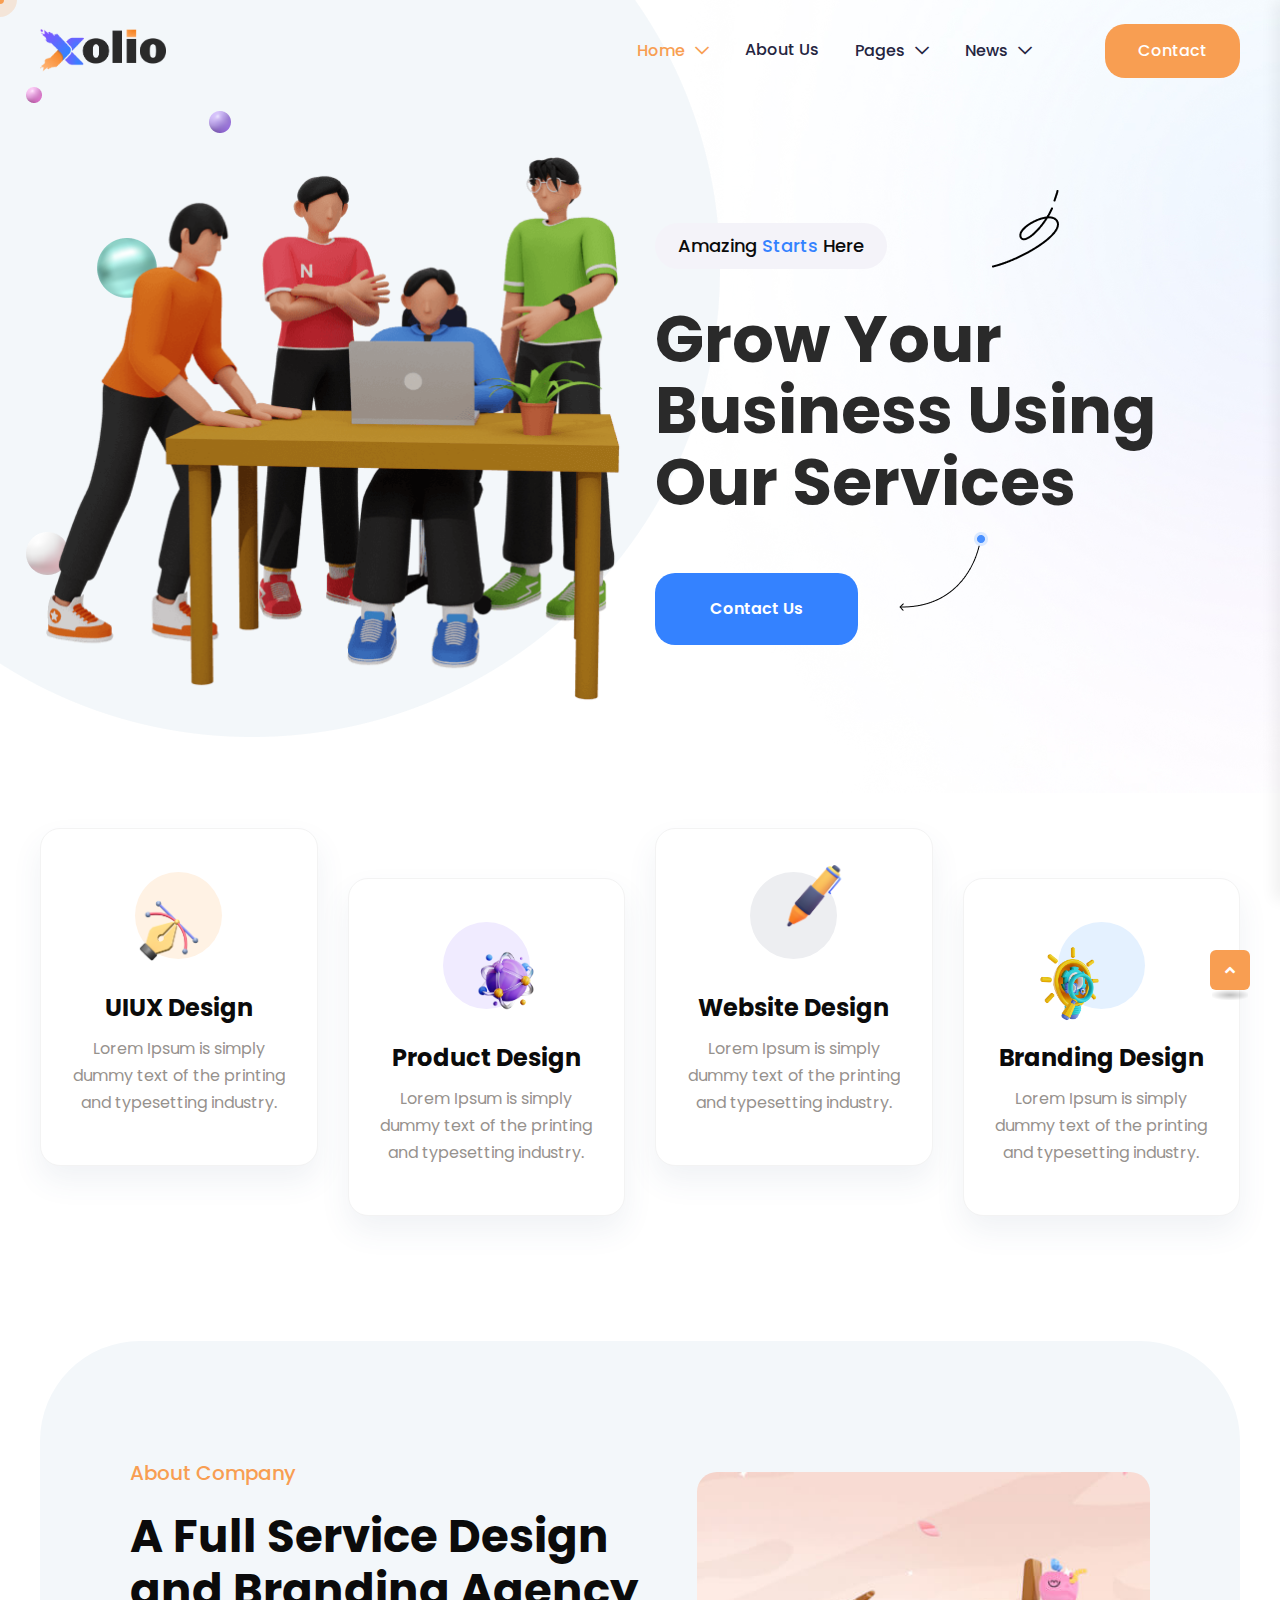
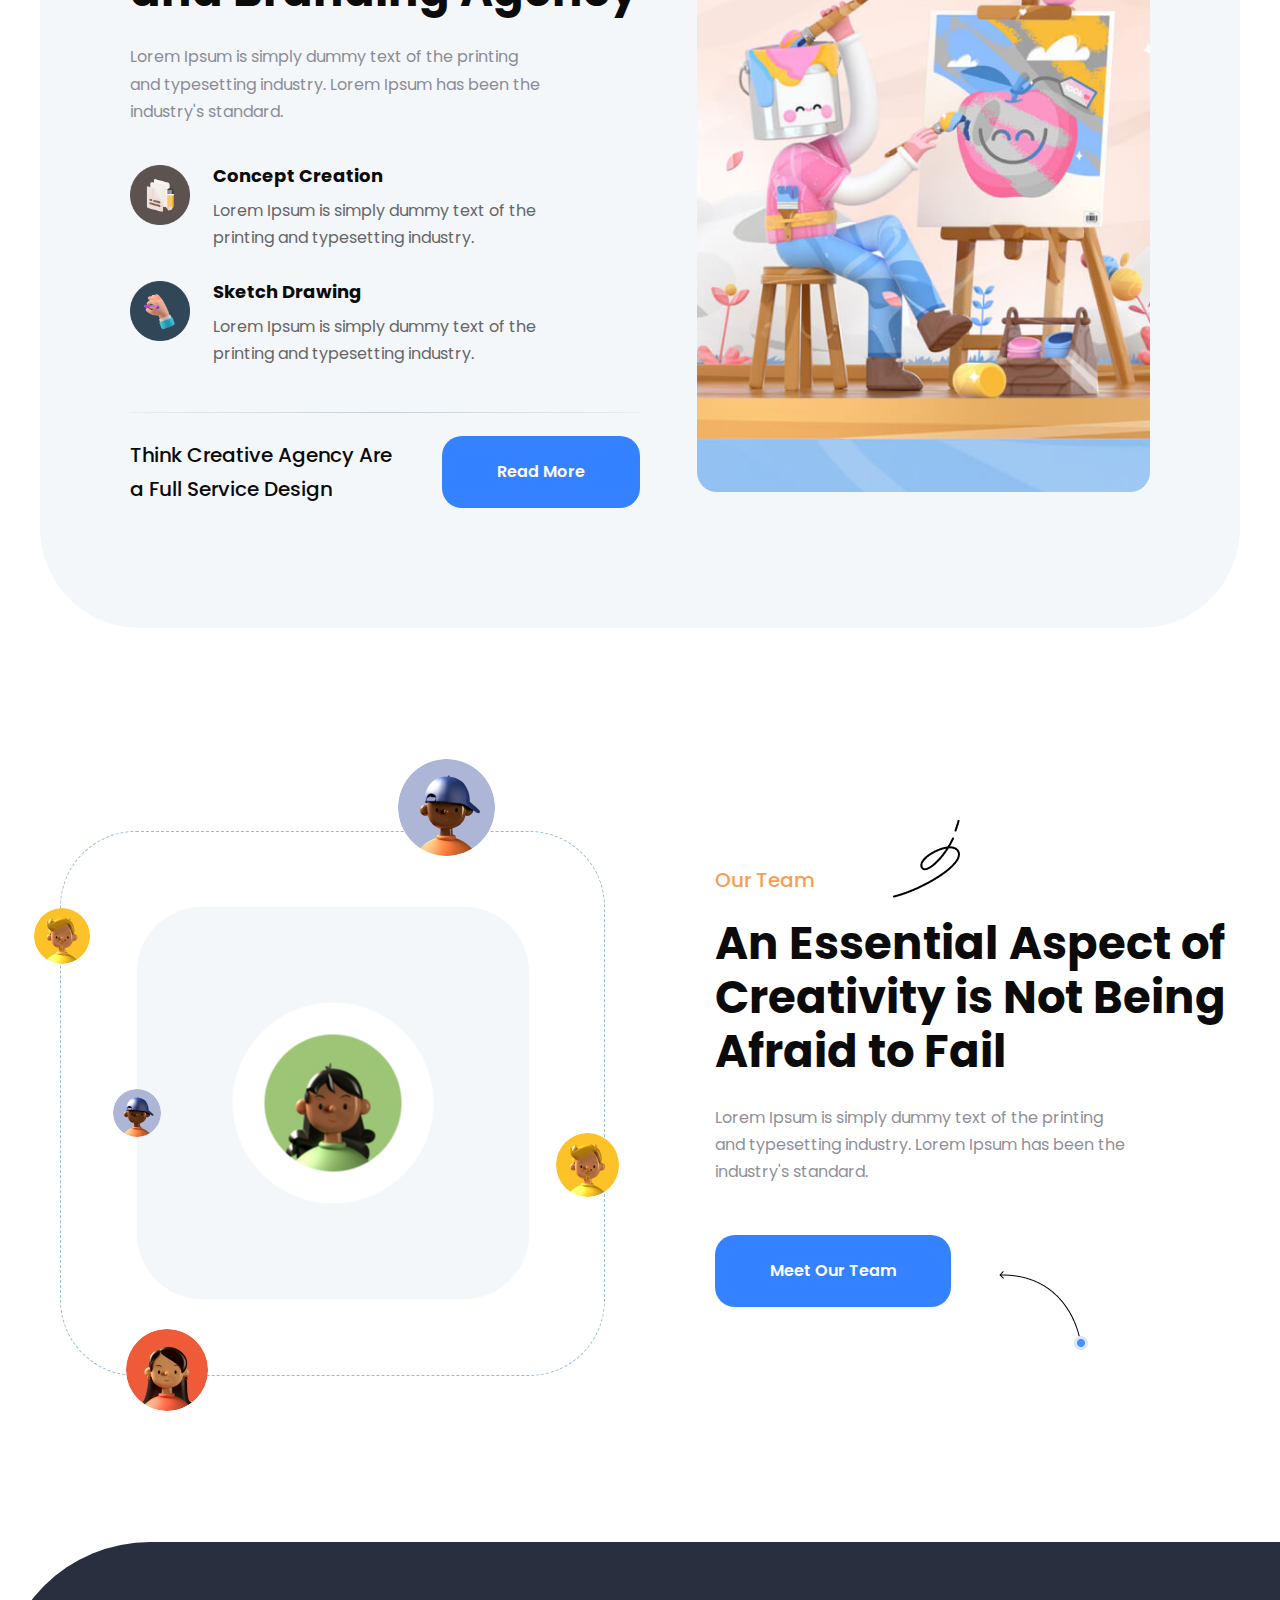
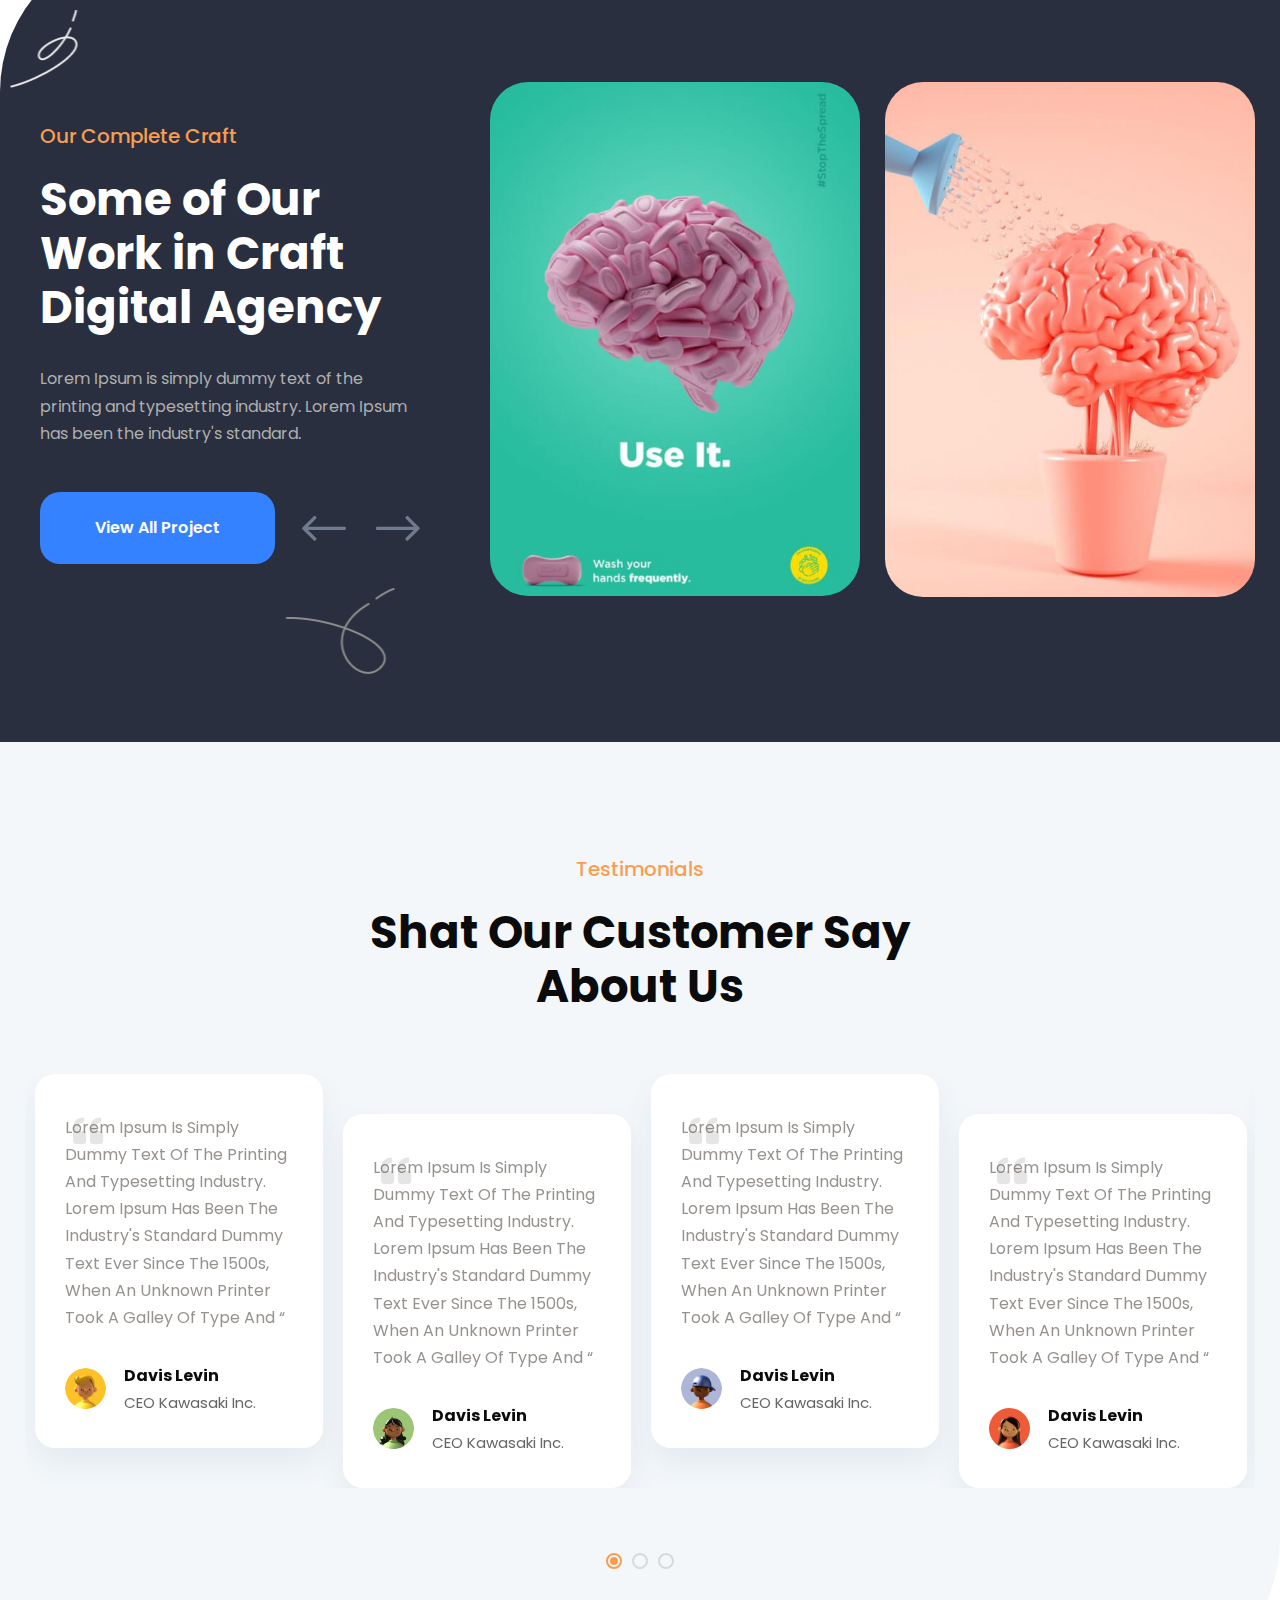
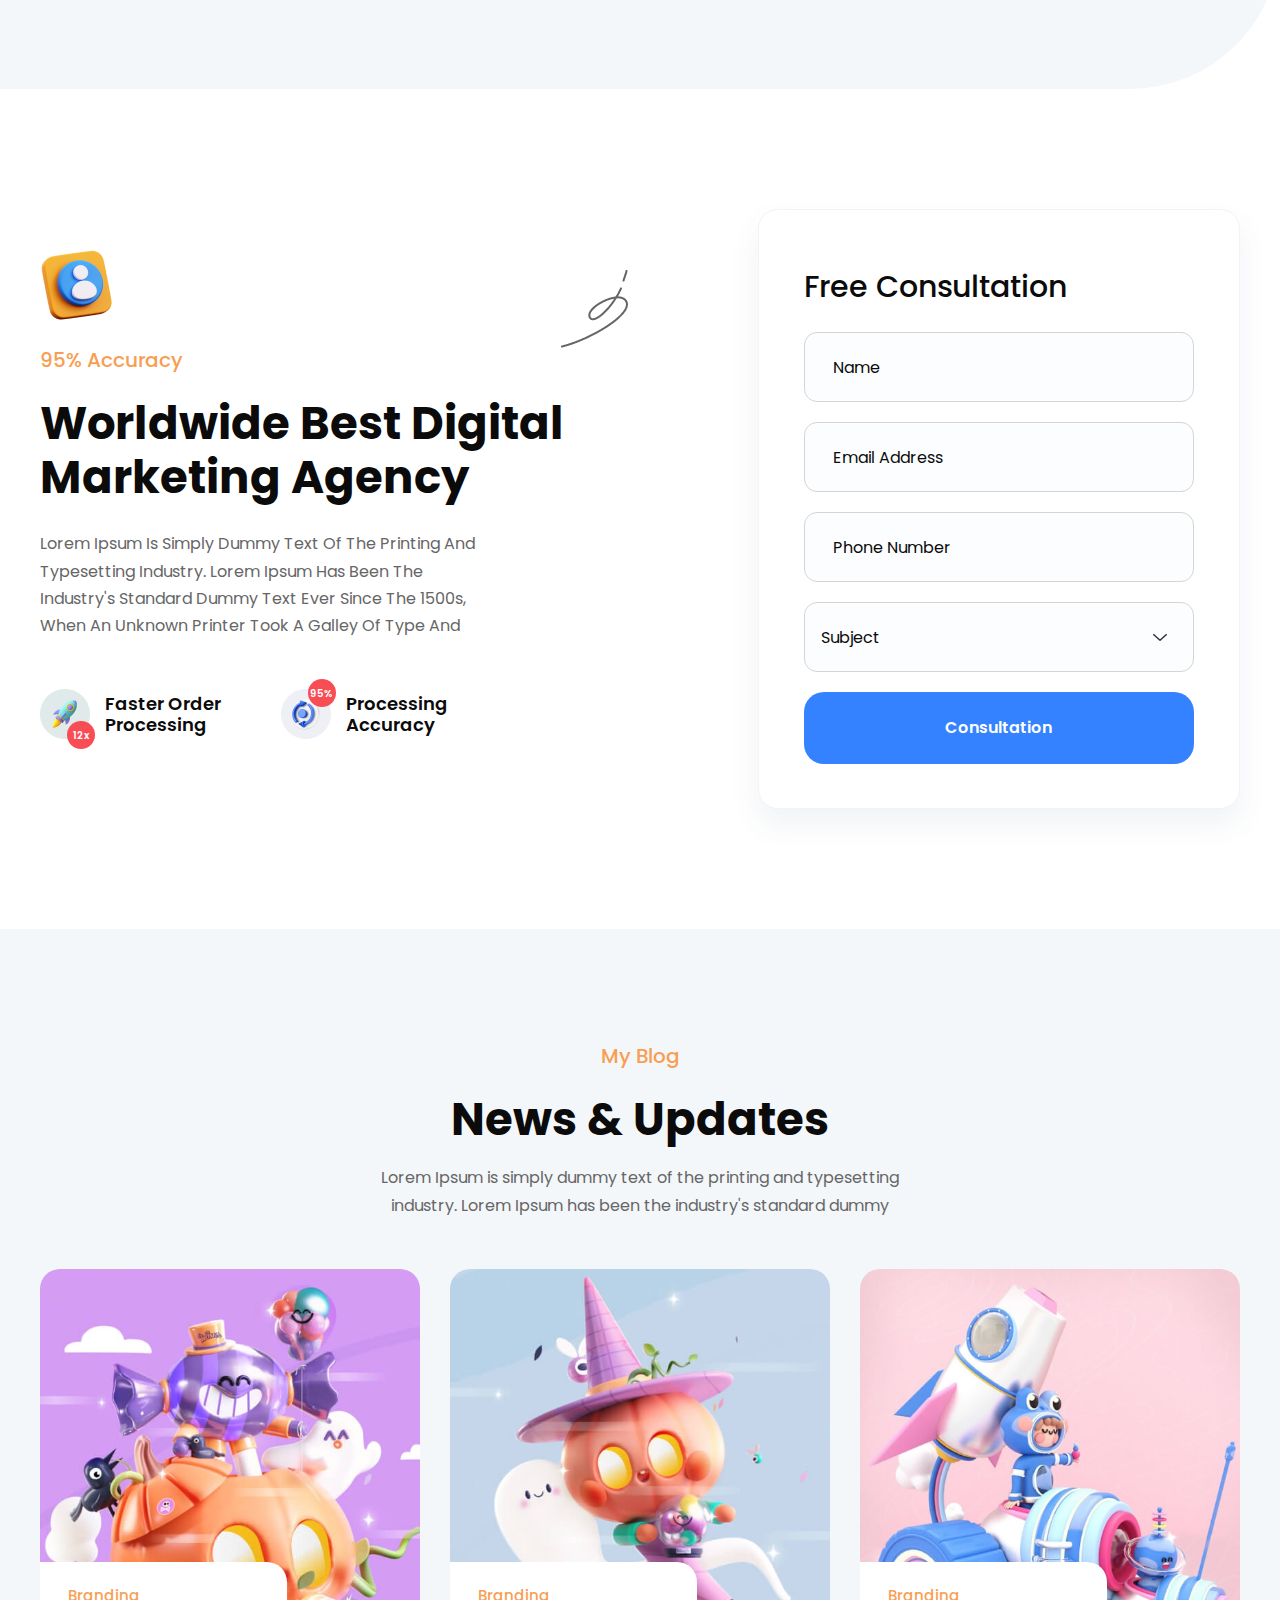
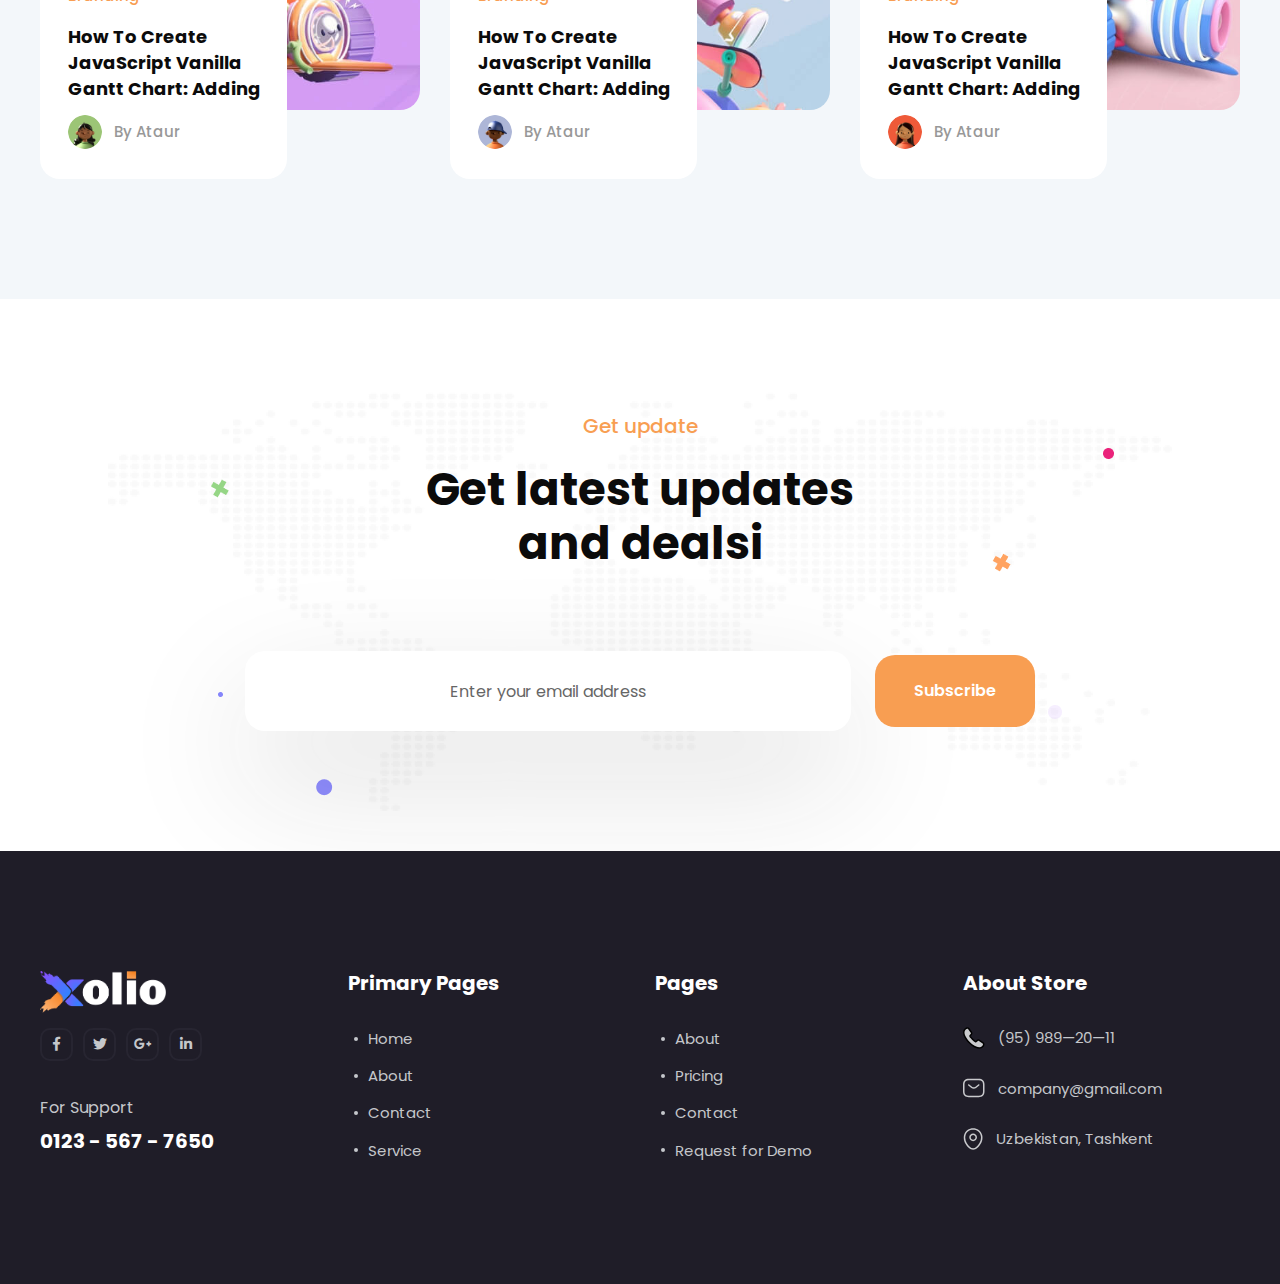
<file: index.html>
<!doctype html>
<html class="no-js" lang="en">
    <head>
        <meta charset="utf-8">
        <meta http-equiv="x-ua-compatible" content="ie=edge">
        <title>Xolio</title>
        <meta name="description" content="Xolio">
        <meta name="viewport" content="width=device-width, initial-scale=1">

		<link rel="shortcut icon" type="image/x-icon" href="assets/img/favicon.png">
        <!-- Place favicon.ico in the root directory -->

		<!-- CSS here -->
        <link rel="stylesheet" href="assets/css/bootstrap.min.css">
        <link rel="stylesheet" href="assets/css/animate.min.css">
        <link rel="stylesheet" href="assets/css/magnific-popup.css">
        <link rel="stylesheet" href="assets/css/fontawesome-all.min.css">
        <link rel="stylesheet" href="assets/css/swiper-bundle.min.css">
        <link rel="stylesheet" href="assets/css/odometer.css">
        <link rel="stylesheet" href="assets/css/slick.css">
        <link rel="stylesheet" href="assets/css/default.css">
        <link rel="stylesheet" href="assets/css/style.css">
        <link rel="stylesheet" href="assets/css/responsive.css">
    </head>
    <body>


        <!--Preloader-->
        <div id="preloader">
            <div id="loader" class="loader">
                <div class="loader-container">
                    <div class="loader-icon"><img src="assets/img/preloader.png" alt="Preloader"></div>
                </div>
            </div>
        </div>
        <!--Preloader-end -->

        <!-- Custom-cursor -->
        <div class="mouseCursor cursor-outer"></div>
        <div class="mouseCursor cursor-inner"><span>Drag</span></div>
        <!-- Custom-cursor-end -->

		<!-- Scroll-top -->
        <button class="scroll-top scroll-to-target" data-target="html">
            <i class="fas fa-angle-up"></i>
        </button>
        <!-- Scroll-top-end-->

        <!-- header-area -->
        <header>
            <div id="sticky-header" class="menu-area transparent-header">
                <div class="container">
                    <div class="row">
                        <div class="col-12">
                            <div class="mobile-nav-toggler"><i class="fas fa-bars"></i></div>
                            <div class="menu-wrap">
                                <nav class="menu-nav">
                                    <div class="logo">
                                        <a href="index.html"><img src="assets/img/logo/logo.png" alt="Logo"></a>
                                    </div>
                                    <div class="navbar-wrap main-menu d-none d-lg-flex">
                                        <ul class="navigation">
                                            <li class="active menu-item-has-children"><a href="#">Home</a>
                                                <ul class="sub-menu">
                                                    <li class="active"><a href="index.html">Creative Agency</a></li>
                                                    <li><a href="index-2.html">Personal Portfolio</a></li>
                                                    <li><a href="index-3.html">Digital Agency</a></li>
                                                </ul>
                                            </li>
                                            <li><a href="about-us.html">About Us</a></li>
                                            <li class="menu-item-has-children"><a href="#">pages</a>
                                                <ul class="sub-menu">
                                                    <li><a href="about-me.html">About Me</a></li>
                                                    <li><a href="team.html">Team Page</a></li>
                                                    <li><a href="team-details.html">Team Details</a></li>
                                                    <li><a href="project-details.html">Portfolio Details</a></li>
                                                    <li><a href="services-details.html">Services Details</a></li>
                                                    <li><a href="contact.html">Contact Us</a></li>
                                                </ul>
                                            </li>
                                            <li class="menu-item-has-children"><a href="#">News</a>
                                                <ul class="sub-menu">
                                                    <li><a href="blog.html">Our Blog</a></li>
                                                    <li><a href="blog-details.html">Blog Details</a></li>
                                                </ul>
                                            </li>
                                        </ul>
                                    </div>
                                    <div class="header-action">
                                        <ul class="list-wrap">
                                            <li class="header-btn"><a href="#!" class="btn">Contact <span></span></a></li>
                                        </ul>
                                    </div>
                                </nav>
                            </div>

                            <!-- Mobile Menu  -->
                            <div class="mobile-menu">
                                <nav class="menu-box">
                                    <div class="close-btn"><i class="fas fa-times"></i></div>
                                    <div class="nav-logo">
                                        <a href="index.html"><img src="assets/img/logo/logo.png" alt="Logo"></a>
                                    </div>
                                    <div class="menu-outer">
                                        <!--Here Menu Will Come Automatically Via Javascript / Same Menu as in Header-->
                                    </div>
                                    <div class="social-links">
                                        <ul class="clearfix list-wrap">
                                            <li><a href="#"><i class="fab fa-facebook-f"></i></a></li>
                                            <li><a href="#"><i class="fab fa-twitter"></i></a></li>
                                            <li><a href="#"><i class="fab fa-instagram"></i></a></li>
                                            <li><a href="#"><i class="fab fa-linkedin-in"></i></a></li>
                                            <li><a href="#"><i class="fab fa-youtube"></i></a></li>
                                        </ul>
                                    </div>
                                </nav>
                            </div>
                            <div class="menu-backdrop"></div>
                            <!-- End Mobile Menu -->

                        </div>
                    </div>
                </div>

                <!-- header-contact -->
                <div class="header-contact-wrap">
                    <div class="container">
                        <div class="row">
                            <div class="col-lg-8">
                                <div class="left-side-content">
                                    <h3 class="title">Contact</h3>
                                    <div class="row">
                                        <div class="col-xl-4 col-lg-5 col-md-6">
                                            <div class="contact-info-list">
                                                <ul class="list-wrap">
                                                    <li>
                                                        <div class="icon">
                                                            <svg viewBox="0 0 22 20" fill="none" xmlns="http://www.w3.org/2000/svg">
                                                                <path fill-rule="evenodd" clip-rule="evenodd"
                                                                    d="M1.5 6.5C1.5 4.89295 1.95538 3.86848 2.63534 3.2371C3.32535 2.59637 4.36497 2.25 5.75 2.25H15.75C17.135 2.25 18.1746 2.59637 18.8647 3.2371C19.5446 3.86848 20 4.89295 20 6.5V13.5C20 15.107 19.5446 16.1315 18.8647 16.7629C18.1746 17.4036 17.135 17.75 15.75 17.75H5.75C4.36497 17.75 3.32535 17.4036 2.63534 16.7629C1.95538 16.1315 1.5 15.107 1.5 13.5V6.5ZM5.75 0.75C4.13503 0.75 2.67465 1.15363 1.61466 2.1379C0.544615 3.13152 0 4.60705 0 6.5V13.5C0 15.393 0.544615 16.8685 1.61466 17.8621C2.67465 18.8464 4.13503 19.25 5.75 19.25H15.75C17.365 19.25 18.8254 18.8464 19.8853 17.8621C20.9554 16.8685 21.5 15.393 21.5 13.5V6.5C21.5 4.60705 20.9554 3.13152 19.8853 2.1379C18.8254 1.15363 17.365 0.75 15.75 0.75H5.75ZM16.2181 7.58602C16.5417 7.32751 16.5945 6.85558 16.336 6.53194C16.0775 6.20829 15.6056 6.15548 15.2819 6.41398L12.1529 8.91324L12.1525 8.91352C11.3961 9.51536 10.0946 9.51549 9.33799 8.91393L6.21898 6.41471C5.89574 6.1557 5.42373 6.20778 5.16471 6.53102C4.9057 6.85426 4.95778 7.32627 5.28102 7.58529L8.40101 10.0853L8.40286 10.0868C9.70626 11.1244 11.7837 11.1244 13.0871 10.0868L13.0881 10.086L16.2181 7.58602Z" />
                                                            </svg>
                                                        </div>
                                                        <div class="content">
                                                            <a href="mailto:company@gmail.com">company@gmail.com</a>
                                                        </div>
                                                    </li>
                                                    <li>
                                                        <div class="icon">
                                                            <svg viewBox="0 0 20 22" fill="none" xmlns="http://www.w3.org/2000/svg">
                                                                <path fill-rule="evenodd" clip-rule="evenodd"
                                                                    d="M2.48199 7.65591C3.37522 3.73032 6.71708 1.74769 10.1338 1.75C13.5508 1.75231 16.8905 3.73971 17.7791 7.66556L17.7791 7.6656C18.8362 12.3354 15.943 16.3756 13.2111 18.999L13.2097 19.0004C11.4913 20.659 8.77127 20.661 7.04076 18.9997C4.31866 16.3762 1.42493 12.3261 2.48199 7.65591ZM10.1348 0.250002C14.1154 0.252693 18.1706 2.60029 19.2421 7.33441C20.4848 12.8239 17.0589 17.3834 14.251 20.08C11.9497 22.3008 8.31046 22.2989 6.00106 20.0809L6.00012 20.08C3.20236 17.3836 -0.22362 12.8139 1.01908 7.32441L1.01926 7.32364C2.09618 2.58953 6.1542 0.247312 10.1348 0.250002ZM7.76166 9.30994C7.76166 8.00103 8.82274 6.93994 10.1317 6.93994C11.4406 6.93994 12.5017 8.00103 12.5017 9.30994C12.5017 10.6189 11.4406 11.6799 10.1317 11.6799C8.82274 11.6799 7.76166 10.6189 7.76166 9.30994ZM10.1317 5.43994C7.99432 5.43994 6.26166 7.1726 6.26166 9.30994C6.26166 11.4473 7.99432 13.1799 10.1317 13.1799C12.269 13.1799 14.0017 11.4473 14.0017 9.30994C14.0017 7.1726 12.269 5.43994 10.1317 5.43994Z" />
                                                            </svg>
                                                        </div>
                                                        <div class="content">
                                                            <span>Uzbekistan, Tashkent city</span>
                                                        </div>
                                                    </li>
                                                    <li>
                                                        <div class="icon">
                                                            <svg viewBox="0 0 22 22" fill="none" xmlns="http://www.w3.org/2000/svg">
                                                                <path fill-rule="evenodd" clip-rule="evenodd"
                                                                    d="M1.5 11C1.5 5.89421 5.64421 1.75 10.75 1.75C15.8558 1.75 20 5.89421 20 11C20 16.1058 15.8558 20.25 10.75 20.25C5.64421 20.25 1.5 16.1058 1.5 11ZM10.75 0.25C4.81579 0.25 0 5.06579 0 11C0 16.9342 4.81579 21.75 10.75 21.75C16.6842 21.75 21.5 16.9342 21.5 11C21.5 5.06579 16.6842 0.25 10.75 0.25ZM11.1289 6.50977C11.1289 6.09555 10.7931 5.75977 10.3789 5.75977C9.96469 5.75977 9.62891 6.09555 9.62891 6.50977V10.6098C9.62891 11.0862 9.79027 11.5637 10.0149 11.9576C10.2393 12.3511 10.5673 12.7322 10.9755 12.9744L10.9766 12.975L14.0746 14.8238C14.4303 15.0361 14.8907 14.9198 15.1029 14.5641C15.3152 14.2084 15.1989 13.748 14.8432 13.5357L11.7433 11.6857L11.7413 11.6845C11.6099 11.6067 11.4483 11.4431 11.3179 11.2145C11.1875 10.9859 11.1289 10.7633 11.1289 10.6098V6.50977Z" />
                                                            </svg>
                                                        </div>
                                                        <div class="content">
                                                            <span>7 Days a week <br> from 10-00 am to 6-00 pm</span>
                                                        </div>
                                                    </li>
                                                </ul>
                                                <div class="lats-chat">
                                                    <a href="contact.html">Lat’s Chat</a>
                                                </div>
                                            </div>
                                        </div>
                                        <div class="col-xl-8 col-lg-7 col-md-6">
                                            <div class="our-best-project">
                                                <div class="content">
                                                    <h4 class="title">One of Our <span>Best Ongoing</span> Projects</h4>
                                                    <a href="project-details.html" class="btn">Details <span></span></a>
                                                </div>
                                                <div class="thumb">
                                                    <img src="assets/img/images/our_project_img.png" alt="">
                                                </div>
                                            </div>
                                        </div>
                                    </div>
                                </div>
                            </div>
                            <div class="col-lg-4">
                                <div class="customer-support-wrap">
                                    <h4 class="title">Customer Support</h4>
                                    <div class="customer-support-content">
                                        <div class="content-top">
                                            <img src="assets/img/images/support_img.png" alt="">
                                            <h4 class="title">Need Help Choosing a Plan?</h4>
                                        </div>
                                        <p>We offer solutions for businesses of all sizes. For questions about our plans and products,,
                                            contact our team of experts. <a href="contact.html">Get in touch</a></p>
                                    </div>
                                    <div class="content-bottom">
                                        <a href="contact.html">Support</a>
                                        <a href="contact.html">Documentation</a>
                                    </div>
                                </div>
                            </div>
                        </div>
                    </div>
                </div>
                <div class="body-contact-overlay"></div>
                <!-- header-contact-end -->
            </div>
        </header>
        <!-- header-area-end -->



        <!-- main-area -->
        <main>

            <!-- banner-area -->
            <section class="banner-area banner-bg">
                <div class="container">
                    <div class="row align-items-center">
                        <div class="col-lg-6">
                            <div class="banner-img wow fadeInLeft" data-wow-delay=".4s">
                                <img src="assets/img/banner/banner_img.png" alt="">
                            </div>
                        </div>
                        <div class="col-lg-6">
                            <div class="banner-content">
                                <span class="sub-title wow fadeInUp" data-wow-delay=".2s">Amazing <strong>Starts</strong> Here</span>
                                <h2 class="title wow fadeInUp" data-wow-delay=".4s">Grow Your Business Using Our Services</h2>
                                <a href="contact.html" class="btn wow fadeInUp" data-wow-delay=".6s">Contact Us <span></span></a>
                            </div>
                        </div>
                    </div>
                </div>
                <div class="banner-shape-wrap">
                    <img src="assets/img/banner/banner_shape01.png" alt="">
                    <img src="assets/img/banner/banner_shape02.png" alt="" class="animationFramesOne">
                    <img src="assets/img/banner/banner_shape03.png" alt="" class="contactSwimmer">
                    <img src="assets/img/banner/banner_shape04.png" alt="" class="rotateme">
                    <img src="assets/img/banner/banner_shape05.png" alt="" class="animation1">
                    <img src="assets/img/banner/banner_shape06.png" alt="" class="ribbonRotate">
                    <img src="assets/img/banner/banner_shape07.png" alt="" class="float-bob-x">
                </div>
            </section>
            <!-- banner-area-end -->

            <!-- services-area -->
            <section class="services-area pt-35 pb-95">
                <div class="container">
                    <div class="row justify-content-center">
                        <div class="col-xl-3 col-lg-4 col-md-6 col-sm-10">
                            <div class="services-item wow fadeInUp" data-wow-delay=".2s">
                                <div class="services-icon">
                                    <img src="assets/img/icon/services_icon01.png" alt="">
                                </div>
                                <div class="services-content">
                                    <h4 class="title"><a href="services-details.html">UIUX Design</a></h4>
                                    <p>Lorem Ipsum is simply dummy text of the printing and typesetting industry.</p>
                                </div>
                            </div>
                        </div>
                        <div class="col-xl-3 col-lg-4 col-md-6 col-sm-10">
                            <div class="services-item wow fadeInUp" data-wow-delay=".4s">
                                <div class="services-icon">
                                    <img src="assets/img/icon/services_icon02.png" alt="">
                                </div>
                                <div class="services-content">
                                    <h4 class="title"><a href="services-details.html">Product Design</a></h4>
                                    <p>Lorem Ipsum is simply dummy text of the printing and typesetting industry.</p>
                                </div>
                            </div>
                        </div>
                        <div class="col-xl-3 col-lg-4 col-md-6 col-sm-10">
                            <div class="services-item wow fadeInUp" data-wow-delay=".6s">
                                <div class="services-icon">
                                    <img src="assets/img/icon/services_icon03.png" alt="">
                                </div>
                                <div class="services-content">
                                    <h4 class="title"><a href="services-details.html">Website Design</a></h4>
                                    <p>Lorem Ipsum is simply dummy text of the printing and typesetting industry.</p>
                                </div>
                            </div>
                        </div>
                        <div class="col-xl-3 col-lg-4 col-md-6 col-sm-10">
                            <div class="services-item wow fadeInUp" data-wow-delay=".8s">
                                <div class="services-icon">
                                    <img src="assets/img/icon/services_icon04.png" alt="">
                                </div>
                                <div class="services-content">
                                    <h4 class="title"><a href="services-details.html">Branding Design</a></h4>
                                    <p>Lorem Ipsum is simply dummy text of the printing and typesetting industry.</p>
                                </div>
                            </div>
                        </div>
                    </div>
                </div>
            </section>
            <!-- services-area-end -->

            <!-- about-area -->
            <section class="about-area">
                <div class="container custom-container">
                    <div class="about-inner">
                        <div class="row align-items-center justify-content-center">
                            <div class="col-46 order-0 order-lg-2">
                                <div class="about-img text-end">
                                    <img src="assets/img/images/about_img.jpg" alt="">
                                </div>
                            </div>
                            <div class="col-54">
                                <div class="about-content">
                                    <div class="section-title mb-25">
                                        <span class="sub-title">About Company</span>
                                        <h2 class="title">A Full Service Design and Branding Agency</h2>
                                    </div>
                                    <p>Lorem Ipsum is simply dummy text of the printing and typesetting industry. Lorem Ipsum has been the industry's standard.</p>
                                    <ul class="list-wrap">
                                        <li>
                                            <div class="icon">
                                                <img src="assets/img/icon/about_icon01.png" alt="">
                                            </div>
                                            <div class="content">
                                                <h4 class="title">Concept Creation</h4>
                                                <p>Lorem Ipsum is simply dummy text of the printing and typesetting industry.</p>
                                            </div>
                                        </li>
                                        <li>
                                            <div class="icon">
                                                <img src="assets/img/icon/about_icon02.png" alt="">
                                            </div>
                                            <div class="content">
                                                <h4 class="title">Sketch Drawing</h4>
                                                <p>Lorem Ipsum is simply dummy text of the printing and typesetting industry.</p>
                                            </div>
                                        </li>
                                    </ul>
                                    <div class="about-content-bottom">
                                        <span>Think Creative Agency Are a Full Service Design</span>
                                        <div class="read-more-btn">
                                            <a href="about-us.html" class="btn">Read More <span></span></a>
                                        </div>
                                    </div>
                                </div>
                            </div>
                        </div>
                    </div>
                </div>
            </section>
            <!-- about-area-end -->

            <!-- team-area -->
            <section class="team-area pt-130 pb-130">
                <div class="container">
                    <div class="row align-items-center">
                        <div class="col-lg-6">
                            <div class="team-img-wrap">
                                <img src="assets/img/team/team_img_shape.png" alt="" class="img-shape">
                                <img src="assets/img/team/team_img01.png" alt="" class="img-one">
                                <img src="assets/img/team/team_img02.png" alt="" class="img-two">
                                <img src="assets/img/team/team_img03.png" alt="" class="img-three">
                                <img src="assets/img/team/team_img04.png" alt="" class="img-four">
                                <img src="assets/img/team/team_img05.png" alt="" class="img-five">
                            </div>
                        </div>
                        <div class="col-lg-6">
                            <div class="team-content">
                                <div class="section-title mb-25">
                                    <span class="sub-title">Our Team</span>
                                    <h2 class="title">An Essential Aspect of Creativity is Not Being Afraid to Fail</h2>
                                </div>
                                <p>Lorem Ipsum is simply dummy text of the printing and typesetting industry. Lorem Ipsum has been the industry's standard.</p>
                                <a href="team.html" class="btn">Meet Our Team <span></span></a>
                            </div>
                        </div>
                    </div>
                </div>
                <div class="team-shape-wrap">
                    <img src="assets/img/images/team_shape01.png" alt="" class="ribbonRotate">
                    <img src="assets/img/images/team_shape02.png" alt="" class="float-bob-x">
                </div>
            </section>
            <!-- team-area-end -->

            <!-- project-area -->
            <section class="project-area">
                <div class="container">
                    <div class="row align-items-center">
                        <div class="col-xl-4">
                            <div class="project-content">
                                <div class="section-title white-title mb-30">
                                    <span class="sub-title">Our Complete Craft</span>
                                    <h2 class="title">Some of Our Work in Craft Digital Agency</h2>
                                </div>
                                <p>Lorem Ipsum is simply dummy text of the printing and typesetting industry. Lorem Ipsum has been the industry's standard.</p>
                                <div class="content-bottom">
                                    <a href="about-me.html" class="btn">View All Project <span></span></a>
                                    <div class="project-nav">
                                        <button class="swiper-button-prev"></button>
                                        <button class="swiper-button-next"></button>
                                    </div>
                                </div>
                            </div>
                        </div>
                        <div class="col-xl-8">
                            <div class="project-item-wrap">
                                <div class="swiper-container project-active">
                                    <div class="swiper-wrapper">
                                        <div class="swiper-slide">
                                            <div class="project-item">
                                                <a href="project-details.html"><img src="assets/img/project/project_img01.jpg" alt=""></a>
                                            </div>
                                        </div>
                                        <div class="swiper-slide">
                                            <div class="project-item">
                                                <a href="project-details.html"><img src="assets/img/project/project_img02.jpg" alt=""></a>
                                            </div>
                                        </div>
                                        <div class="swiper-slide">
                                            <div class="project-item">
                                                <a href="project-details.html"><img src="assets/img/project/project_img03.jpg" alt=""></a>
                                            </div>
                                        </div>
                                        <div class="swiper-slide">
                                            <div class="project-item">
                                                <a href="project-details.html" class="popup-image"><img src="assets/img/project/project_img02.jpg" alt=""></a>
                                            </div>
                                        </div>
                                    </div>
                                </div>
                            </div>
                        </div>
                    </div>
                </div>
                <div class="project-shape-wrap">
                    <img src="assets/img/project/project_shape01.png" alt="" class="shape-one ribbonRotate">
                    <img src="assets/img/project/project_shape02.png" alt="" class="shape-two ribbonRotate">
                </div>
            </section>
            <!-- project-area-end -->

            <!-- testimonial-area -->
            <section class="testimonial-area pt-110 pb-120">
                <div class="container">
                    <div class="row justify-content-center">
                        <div class="col-xl-6">
                            <div class="section-title text-center mb-60">
                                <span class="sub-title">Testimonials</span>
                                <h2 class="title">Shat Our Customer Say About Us</h2>
                            </div>
                        </div>
                    </div>
                    <div class="testimonial-item-wrap">
                        <div class="row testimonial-active">
                            <div class="col-lg-3">
                                <div class="testimonial-item">
                                    <div class="testimonial-content">
                                        <p>Lorem Ipsum is simply dummy text of the printing and typesetting industry. Lorem Ipsum has been the industry's standard dummy text ever since the 1500s, when an unknown printer took a galley of type and “</p>
                                    </div>
                                    <div class="testimonial-info">
                                        <div class="thumb">
                                            <img src="assets/img/images/testimonial_avatar01.png" alt="">
                                        </div>
                                        <div class="content">
                                            <h4 class="title">Davis Levin</h4>
                                            <p>CEO Kawasaki Inc.</p>
                                        </div>
                                    </div>
                                </div>
                            </div>
                            <div class="col-lg-3">
                                <div class="testimonial-item">
                                    <div class="testimonial-content">
                                        <p>Lorem Ipsum is simply dummy text of the printing and typesetting industry. Lorem Ipsum has been the industry's standard dummy text ever since the 1500s, when an unknown printer took a galley of type and “</p>
                                    </div>
                                    <div class="testimonial-info">
                                        <div class="thumb">
                                            <img src="assets/img/images/testimonial_avatar02.png" alt="">
                                        </div>
                                        <div class="content">
                                            <h4 class="title">Davis Levin</h4>
                                            <p>CEO Kawasaki Inc.</p>
                                        </div>
                                    </div>
                                </div>
                            </div>
                            <div class="col-lg-3">
                                <div class="testimonial-item">
                                    <div class="testimonial-content">
                                        <p>Lorem Ipsum is simply dummy text of the printing and typesetting industry. Lorem Ipsum has been the industry's standard dummy text ever since the 1500s, when an unknown printer took a galley of type and “</p>
                                    </div>
                                    <div class="testimonial-info">
                                        <div class="thumb">
                                            <img src="assets/img/images/testimonial_avatar03.png" alt="">
                                        </div>
                                        <div class="content">
                                            <h4 class="title">Davis Levin</h4>
                                            <p>CEO Kawasaki Inc.</p>
                                        </div>
                                    </div>
                                </div>
                            </div>
                            <div class="col-lg-3">
                                <div class="testimonial-item">
                                    <div class="testimonial-content">
                                        <p>Lorem Ipsum is simply dummy text of the printing and typesetting industry. Lorem Ipsum has been the industry's standard dummy text ever since the 1500s, when an unknown printer took a galley of type and “</p>
                                    </div>
                                    <div class="testimonial-info">
                                        <div class="thumb">
                                            <img src="assets/img/images/testimonial_avatar04.png" alt="">
                                        </div>
                                        <div class="content">
                                            <h4 class="title">Davis Levin</h4>
                                            <p>CEO Kawasaki Inc.</p>
                                        </div>
                                    </div>
                                </div>
                            </div>
                            <div class="col-lg-3">
                                <div class="testimonial-item">
                                    <div class="testimonial-content">
                                        <p>Lorem Ipsum is simply dummy text of the printing and typesetting industry. Lorem Ipsum has been the industry's standard dummy text ever since the 1500s, when an unknown printer took a galley of type and “</p>
                                    </div>
                                    <div class="testimonial-info">
                                        <div class="thumb">
                                            <img src="assets/img/images/testimonial_avatar02.png" alt="">
                                        </div>
                                        <div class="content">
                                            <h4 class="title">Davis Levin</h4>
                                            <p>CEO Kawasaki Inc.</p>
                                        </div>
                                    </div>
                                </div>
                            </div>
                            <div class="col-lg-3">
                                <div class="testimonial-item">
                                    <div class="testimonial-content">
                                        <p>Lorem Ipsum is simply dummy text of the printing and typesetting industry. Lorem Ipsum has been the industry's standard dummy text ever since the 1500s, when an unknown printer took a galley of type and “</p>
                                    </div>
                                    <div class="testimonial-info">
                                        <div class="thumb">
                                            <img src="assets/img/images/testimonial_avatar03.png" alt="">
                                        </div>
                                        <div class="content">
                                            <h4 class="title">Davis Levin</h4>
                                            <p>CEO Kawasaki Inc.</p>
                                        </div>
                                    </div>
                                </div>
                            </div>
                        </div>
                    </div>
                </div>
            </section>
            <!-- testimonial-area-end -->

            <!-- consultation-area -->
            <section class="consultation-area pt-120 pb-120">
                <div class="container">
                    <div class="row align-items-center">
                        <div class="col-lg-7">
                            <div class="consultation-content">
                                <div class="section-title mb-25">
                                    <img src="assets/img/icon/consultation_icon01.png" alt="">
                                    <span class="sub-title">95% Accuracy</span>
                                    <h2 class="title">Worldwide Best Digital Marketing Agency</h2>
                                </div>
                                <p>Lorem Ipsum is simply dummy text of the printing and typesetting industry. Lorem Ipsum has been the industry's standard dummy text ever since the 1500s, when an unknown printer took a galley of type and</p>
                                <div class="consultation-list">
                                    <ul class="list-wrap">
                                        <li>
                                            <div class="icon">
                                                <img src="assets/img/icon/consultation_icon02.png" alt="">
                                                <span>12x</span>
                                            </div>
                                            <div class="content">
                                                <h6 class="title">Faster Order Processing</h6>
                                            </div>
                                        </li>
                                        <li>
                                            <div class="icon">
                                                <img src="assets/img/icon/consultation_icon03.png" alt="">
                                                <span>95%</span>
                                            </div>
                                            <div class="content">
                                                <h6 class="title">Processing Accuracy</h6>
                                            </div>
                                        </li>
                                    </ul>
                                </div>
                            </div>
                        </div>
                        <div class="col-lg-5">
                            <div class="consultation-form-wrap">
                                <h4 class="title">Free Consultation</h4>
                                <form action="#">
                                    <div class="form-grp">
                                        <input type="text" placeholder="Name">
                                    </div>
                                    <div class="form-grp">
                                        <input type="email" placeholder="Email Address">
                                    </div>
                                    <div class="form-grp">
                                        <input type="text" placeholder="Phone Number">
                                    </div>
                                    <div class="form-grp">
                                        <select id="shortBy" name="select" class="form-select" aria-label="Default select example">
                                            <option value="">Subject</option>
                                            <option>Subject One</option>
                                            <option>Subject Two</option>
                                            <option>Subject Three</option>
                                            <option>Subject Four</option>
                                        </select>
                                    </div>
                                    <button class="btn" type="submit">Consultation</button>
                                </form>
                            </div>
                        </div>
                    </div>
                </div>
                <div class="consultation-shape-wrap">
                    <img src="assets/img/images/consultation_shape01.png" alt="" class="shape-one ribbonRotate">
                    <img src="assets/img/images/consultation_shape02.png" alt="" class="shape-two float-bob-x">
                </div>
            </section>
            <!-- consultation-area-end -->

            <!-- blog-area -->
            <section class="blog-area">
                <div class="container">
                    <div class="row justify-content-center">
                        <div class="col-lg-6">
                            <div class="section-title text-center mb-50">
                                <span class="sub-title">My Blog</span>
                                <h2 class="title">News & Updates</h2>
                                <p>Lorem Ipsum is simply dummy text of the printing and typesetting industry. Lorem Ipsum has been the industry's standard dummy</p>
                            </div>
                        </div>
                    </div>
                    <div class="row justify-content-center">
                        <div class="col-lg-4 col-md-6">
                            <div class="blog-post-item">
                                <div class="blog-post-thumb">
                                    <a href="blog-details.html"><img src="assets/img/blog/blog_img01.jpg" alt=""></a>
                                </div>
                                <div class="blog-post-content">
                                    <a href="blog.html" class="tag">Branding</a>
                                    <h2 class="title"><a href="blog-details.html">How To Create JavaScript Vanilla Gantt Chart: Adding</a></h2>
                                    <div class="blog-meta">
                                        <ul class="list-wrap">
                                            <li class="avatar-img">
                                                <a href="blog.html"><img src="assets/img/blog/blog_avatar01.png" alt=""></a>
                                            </li>
                                            <li>By <a href="blog.html">Ataur</a></li>
                                        </ul>
                                    </div>
                                </div>
                            </div>
                        </div>
                        <div class="col-lg-4 col-md-6">
                            <div class="blog-post-item">
                                <div class="blog-post-thumb">
                                    <a href="blog-details.html"><img src="assets/img/blog/blog_img02.jpg" alt=""></a>
                                </div>
                                <div class="blog-post-content">
                                    <a href="blog.html" class="tag">Branding</a>
                                    <h2 class="title"><a href="blog-details.html">How To Create JavaScript Vanilla Gantt Chart: Adding</a></h2>
                                    <div class="blog-meta">
                                        <ul class="list-wrap">
                                            <li class="avatar-img">
                                                <a href="blog.html"><img src="assets/img/blog/blog_avatar02.png" alt=""></a>
                                            </li>
                                            <li>By <a href="blog.html">Ataur</a></li>
                                        </ul>
                                    </div>
                                </div>
                            </div>
                        </div>
                        <div class="col-lg-4 col-md-6">
                            <div class="blog-post-item">
                                <div class="blog-post-thumb">
                                    <a href="blog-details.html"><img src="assets/img/blog/blog_img03.jpg" alt=""></a>
                                </div>
                                <div class="blog-post-content">
                                    <a href="blog.html" class="tag">Branding</a>
                                    <h2 class="title"><a href="blog-details.html">How To Create JavaScript Vanilla Gantt Chart: Adding</a></h2>
                                    <div class="blog-meta">
                                        <ul class="list-wrap">
                                            <li class="avatar-img">
                                                <a href="blog.html"><img src="assets/img/blog/blog_avatar03.png" alt=""></a>
                                            </li>
                                            <li>By <a href="blog.html">Ataur</a></li>
                                        </ul>
                                    </div>
                                </div>
                            </div>
                        </div>
                    </div>
                </div>
            </section>
            <!-- blog-area-end -->

            <!-- newsletter-area -->
            <section class="newsletter-area pt-110 pb-120">
                <div class="container">
                    <div class="row justify-content-center">
                        <div class="col-lg-6">
                            <div class="section-title text-center mb-80">
                                <span class="sub-title">Get update</span>
                                <h2 class="title">Get latest updates <br> and dealsi</h2>
                            </div>
                        </div>
                    </div>
                    <div class="row justify-content-center">
                        <div class="col-lg-8">
                            <div class="newsletter-form">
                                <form action="#">
                                    <input type="email" placeholder="Enter your email address">
                                    <button type="submit" class="btn">Subscribe <span></span></button>
                                </form>
                            </div>
                        </div>
                    </div>
                </div>
                <div class="newsletter-shape-wrap">
                    <img src="assets/img/images/newsletter_bg_shape.png" alt="" class="bg-shape">
                    <img src="assets/img/images/newsletter_shape01.png" alt="" class="shape-one">
                    <img src="assets/img/images/newsletter_shape02.png" alt="" class="shape-two">
                    <img src="assets/img/images/newsletter_shape03.png" alt="" class="shape-three">
                    <img src="assets/img/images/newsletter_shape04.png" alt="" class="shape-four">
                    <img src="assets/img/images/newsletter_shape05.png" alt="" class="shape-five">
                    <img src="assets/img/images/newsletter_shape06.png" alt="" class="shape-six">
                </div>
            </section>
            <!-- newsletter-area-end -->

        </main>
        <!-- main-area-end -->

        <!-- footer-area -->
        <footer>
            <div class="footer-area">
                <div class="footer-top">
                    <div class="container">
                        <div class="row">
                            <div class="col-lg-3 col-sm-6">
                                <div class="footer-widget">
                                    <div class="logo">
                                        <a href="index.html"><img src="assets/img/logo/w_logo.png" alt=""></a>
                                    </div>
                                    <div class="footer-social">
                                        <ul class="list-wrap">
                                            <li><a href="#"><i class="fab fa-facebook-f"></i></a></li>
                                            <li class="active"><a href="#"><i class="fab fa-twitter"></i></a></li>
                                            <li><a href="#"><i class="fab fa-google-plus-g"></i></a></li>
                                            <li><a href="#"><i class="fab fa-linkedin-in"></i></a></li>
                                        </ul>
                                    </div>
                                    <div class="footer-contact">
                                        <span>For Support</span>
                                        <h2 class="title"><a href="tel:0123456789">0123 - 567 - 7650</a></h2>
                                    </div>
                                </div>
                            </div>
                            <div class="col-lg-3 col-sm-6">
                                <div class="footer-widget">
                                    <h4 class="fw-title">Primary Pages</h4>
                                    <div class="fw-link">
                                        <ul class="list-wrap">
                                            <li><a href="index.html">Home</a></li>
                                            <li><a href="about-us.html">About</a></li>
                                            <li><a href="contact.html">Contact</a></li>
                                            <li><a href="services-details.html">Service</a></li>
                                        </ul>
                                    </div>
                                </div>
                            </div>
                            <div class="col-lg-3 col-sm-6">
                                <div class="footer-widget">
                                    <h4 class="fw-title">Pages</h4>
                                    <div class="fw-link">
                                        <ul class="list-wrap">
                                            <li><a href="about-us.html">About</a></li>
                                            <li><a href="contact.html">Pricing</a></li>
                                            <li><a href="contact.html">Contact</a></li>
                                            <li><a href="contact.html">Request for Demo</a></li>
                                        </ul>
                                    </div>
                                </div>
                            </div>
                            <div class="col-lg-3 col-sm-6">
                                <div class="footer-widget">
                                    <h4 class="fw-title">About Store</h4>
                                    <div class="footer-about">
                                        <ul class="list-wrap">
                                            <li><img src="assets/img/icon/phone_icon.svg" alt=""><a href="tel:0123456789">(95) 989—20—11</a></li>
                                            <li><img src="assets/img/icon/mail_icon.svg" alt=""><a href="mailto:company@gmail.com">company@gmail.com</a></li>
                                            <li><img src="assets/img/icon/loction_icon.svg" alt=""><span>Uzbekistan, Tashkent</span></li>
                                        </ul>
                                    </div>
                                </div>
                            </div>
                        </div>
                    </div>
                </div>
            </div>
        </footer>
        <!-- footer-area-end -->



        <!-- JS here -->
        <script src="assets/js/vendor/jquery-3.6.0.min.js"></script>
        <script src="assets/js/bootstrap.min.js"></script>
        <script src="assets/js/isotope.pkgd.min.js"></script>
        <script src="assets/js/imagesloaded.pkgd.min.js"></script>
        <script src="assets/js/jquery.magnific-popup.min.js"></script>
        <script src="assets/js/jquery.odometer.min.js"></script>
        <script src="assets/js/swiper-bundle.min.js"></script>
        <script src="assets/js/jquery.appear.js"></script>
        <script src="assets/js/slick.min.js"></script>
        <script src="assets/js/ajax-form.js"></script>
        <script src="assets/js/parallax.min.js"></script>
        <script src="assets/js/jquery.parallaxScroll.min.js"></script>
        <script src="assets/js/tween-max.js"></script>
        <script src="assets/js/wow.min.js"></script>
        <script src="assets/js/main.js"></script>
    </body>
</html>
</file>
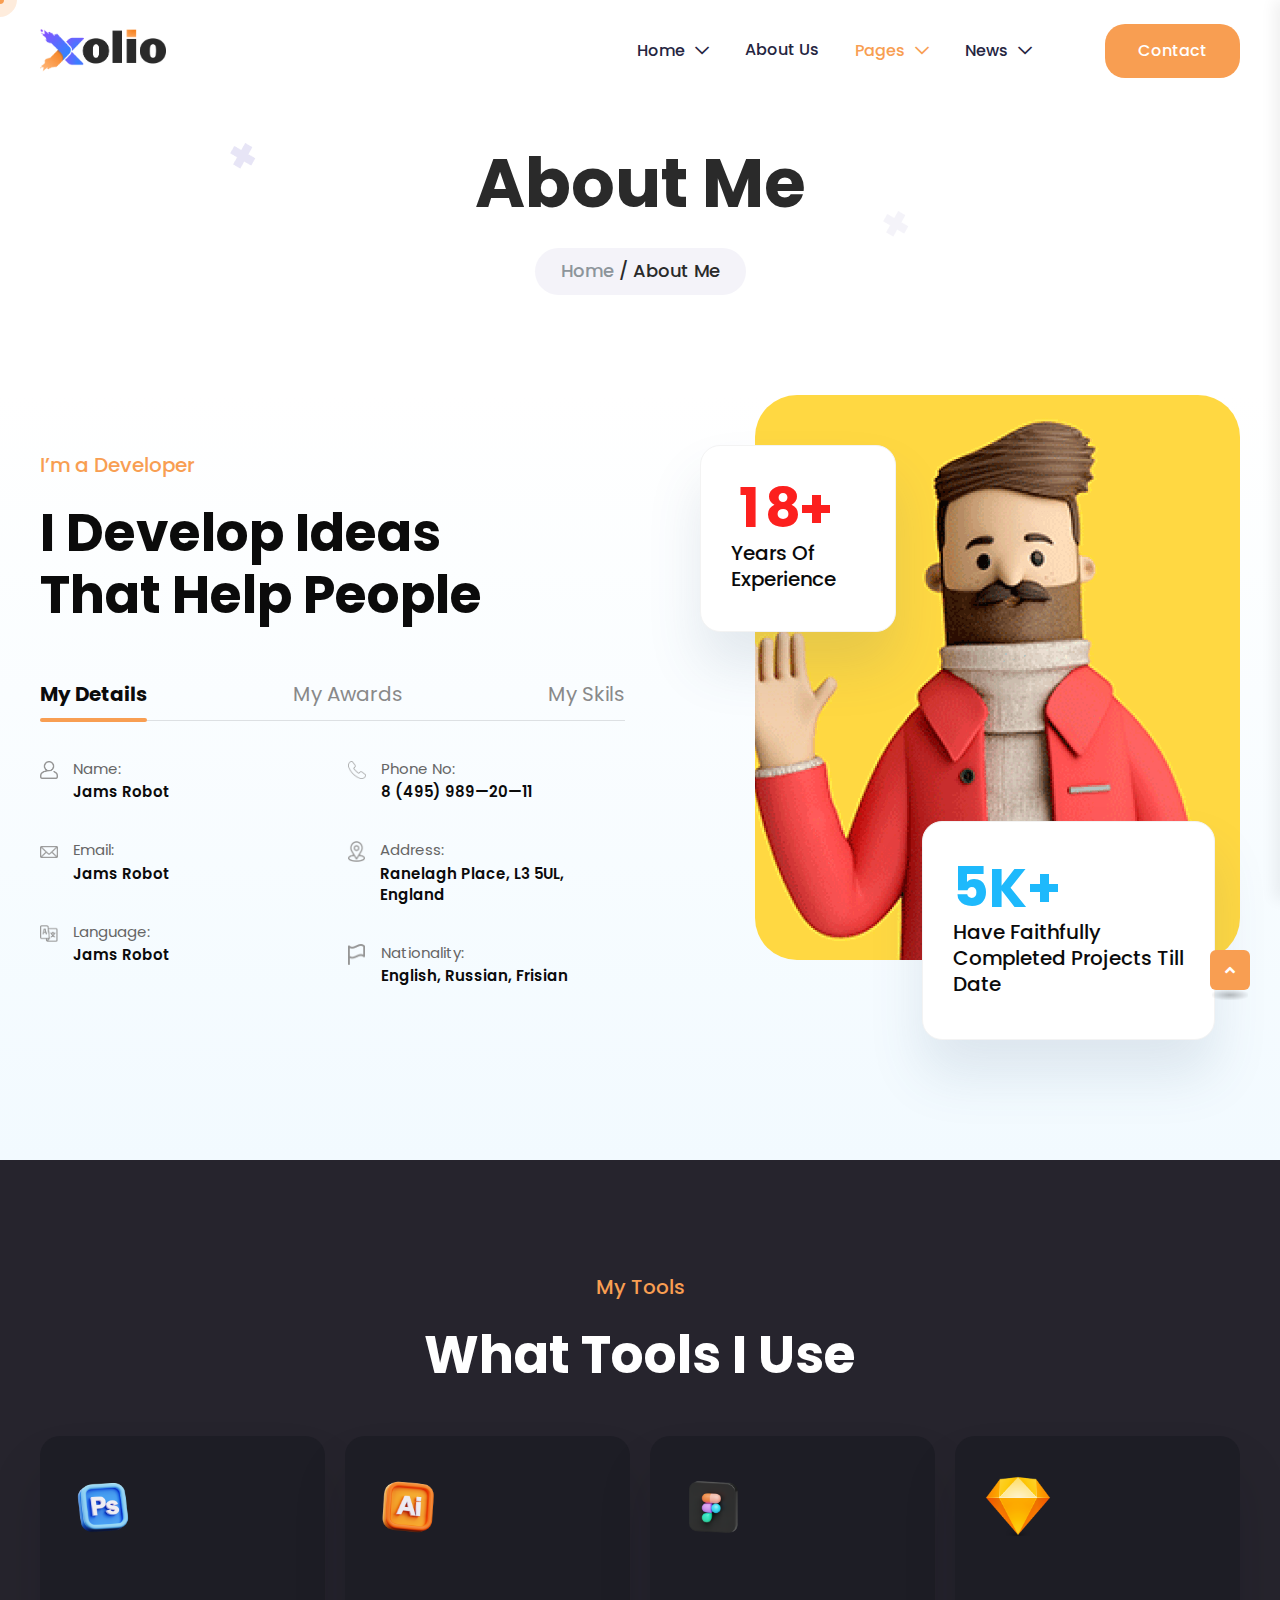
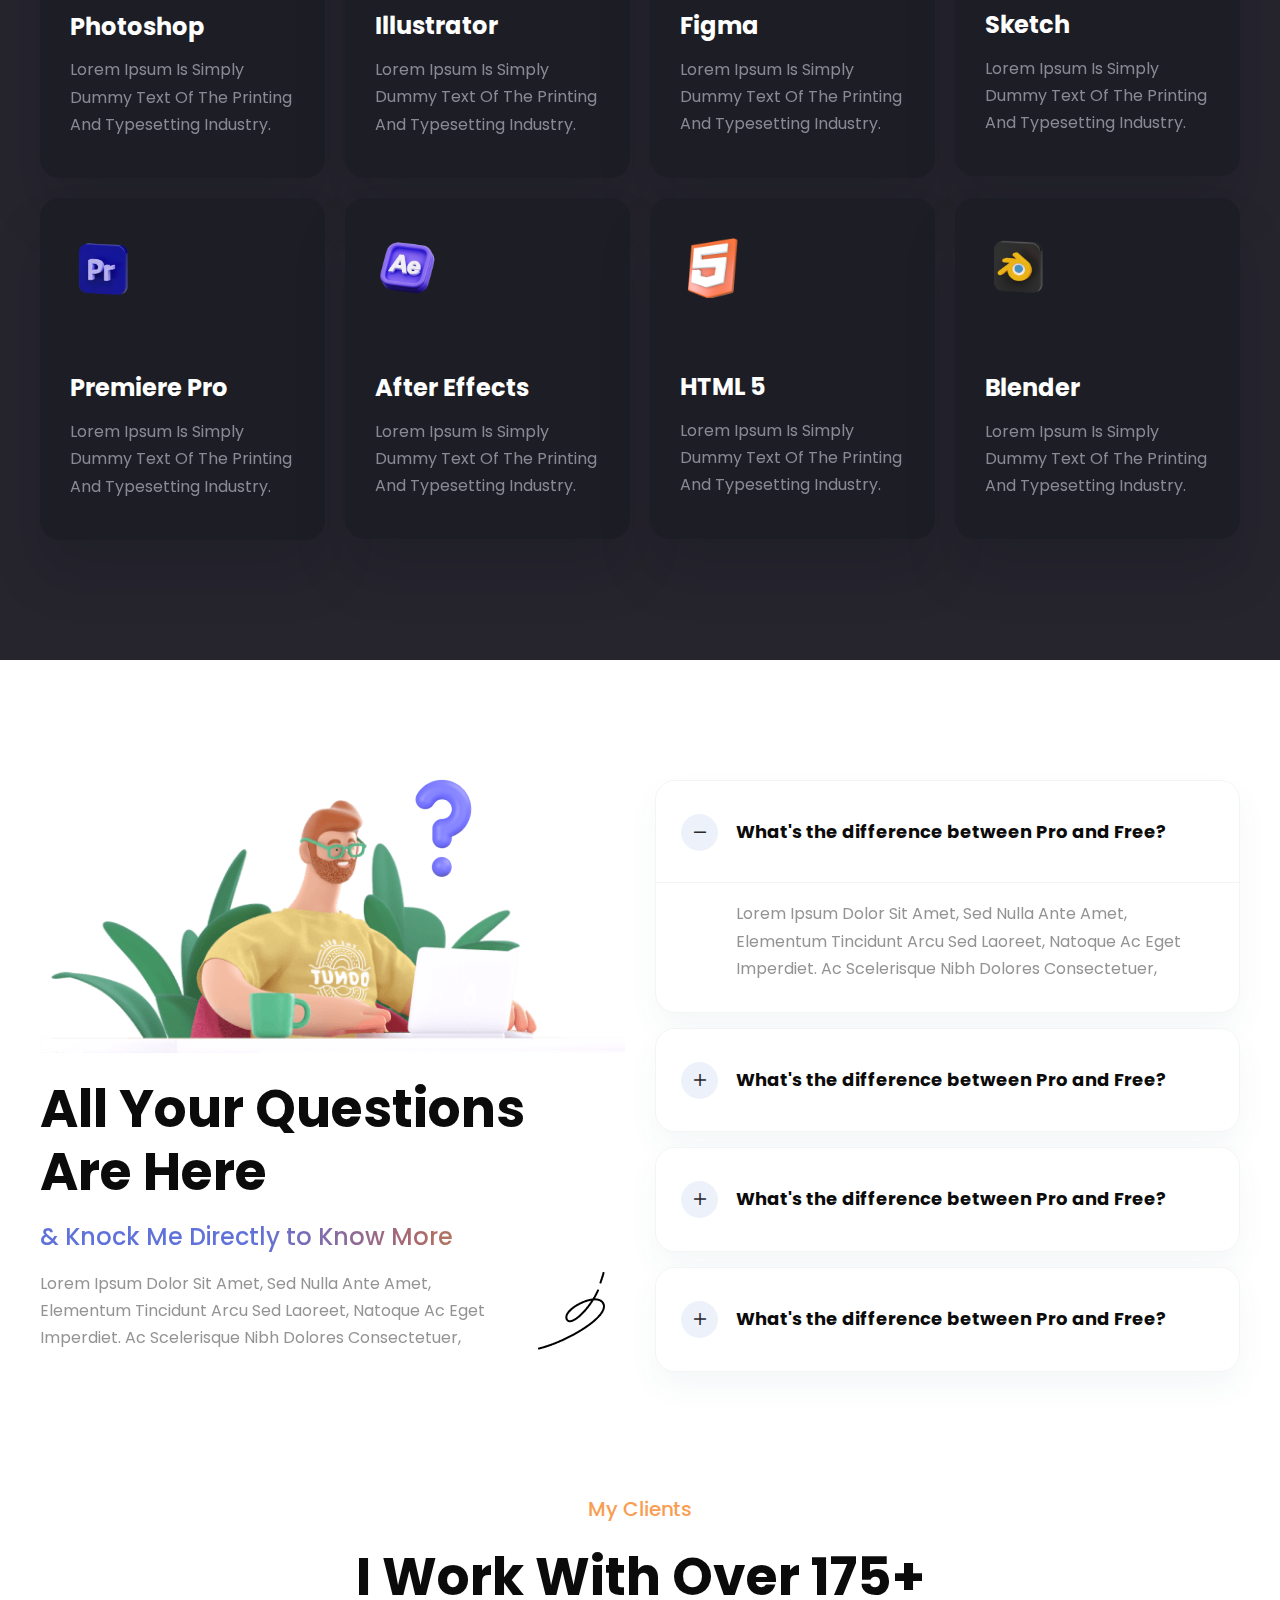
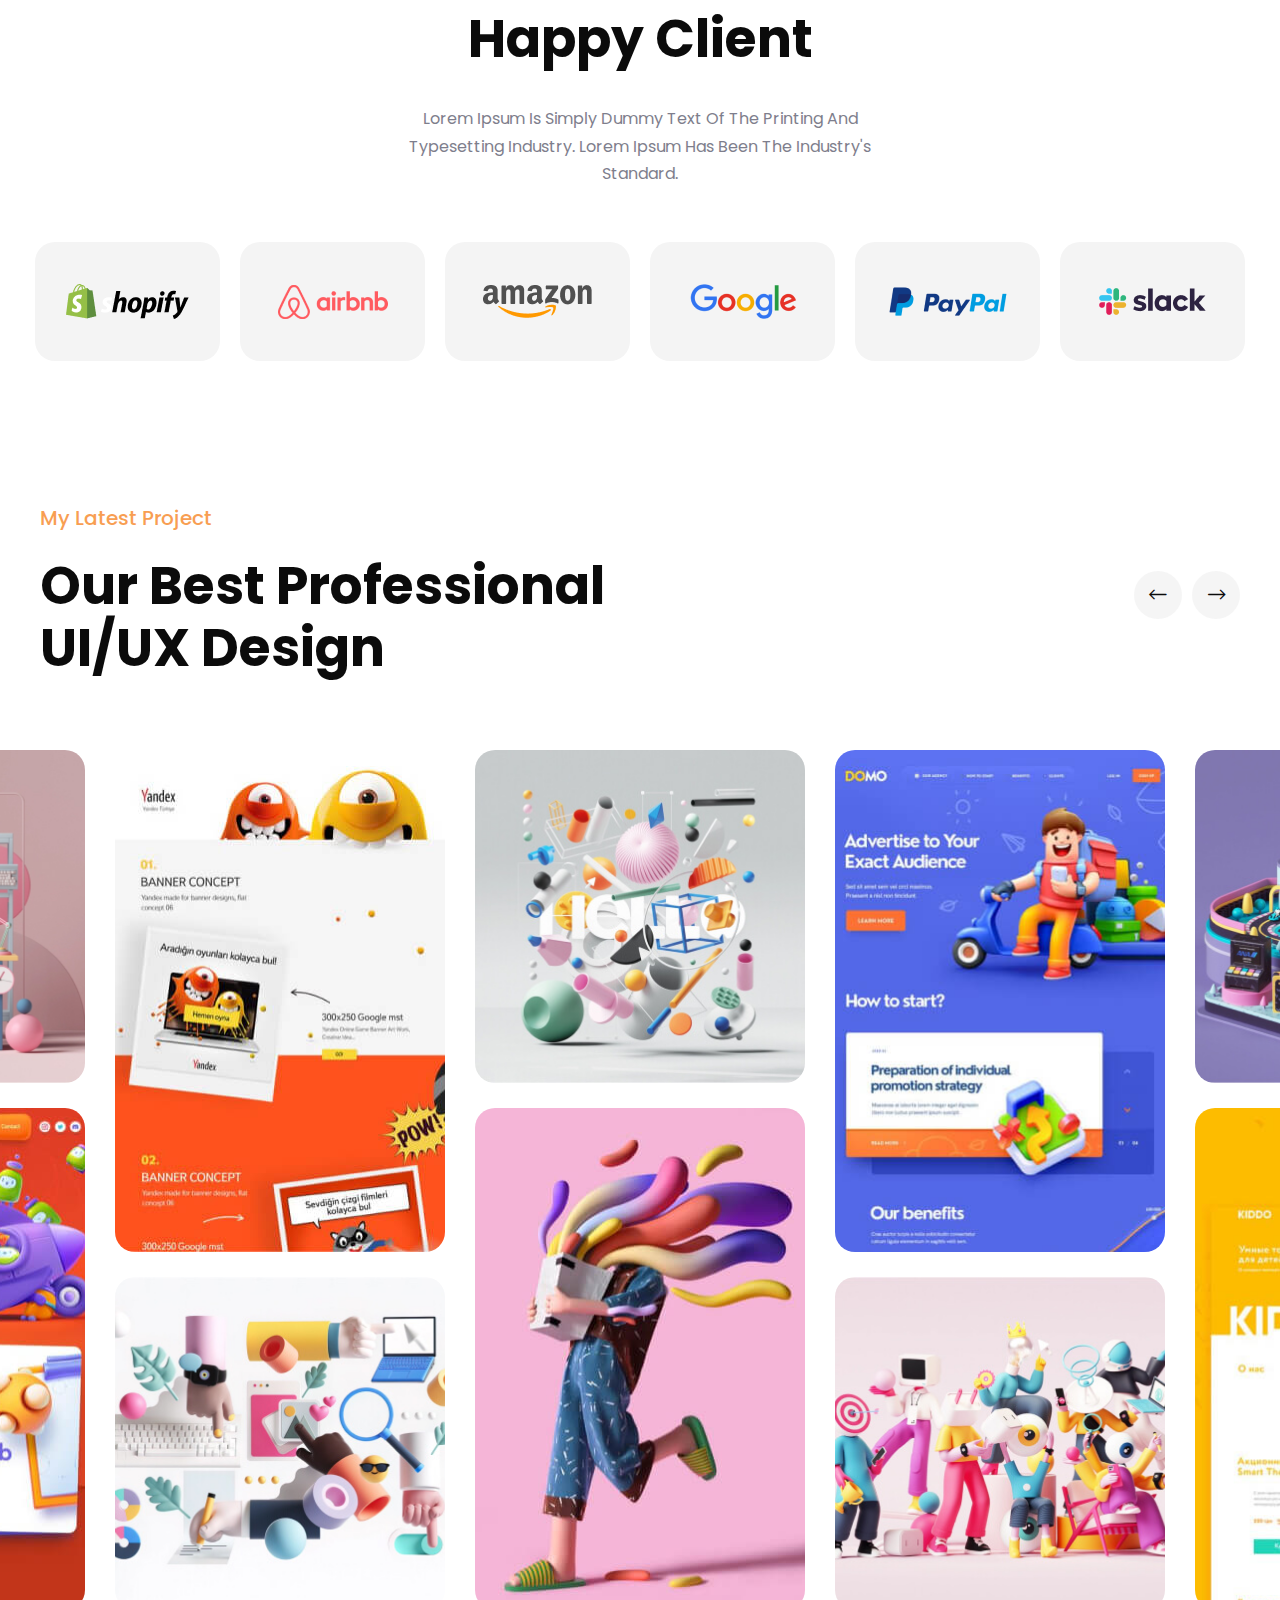
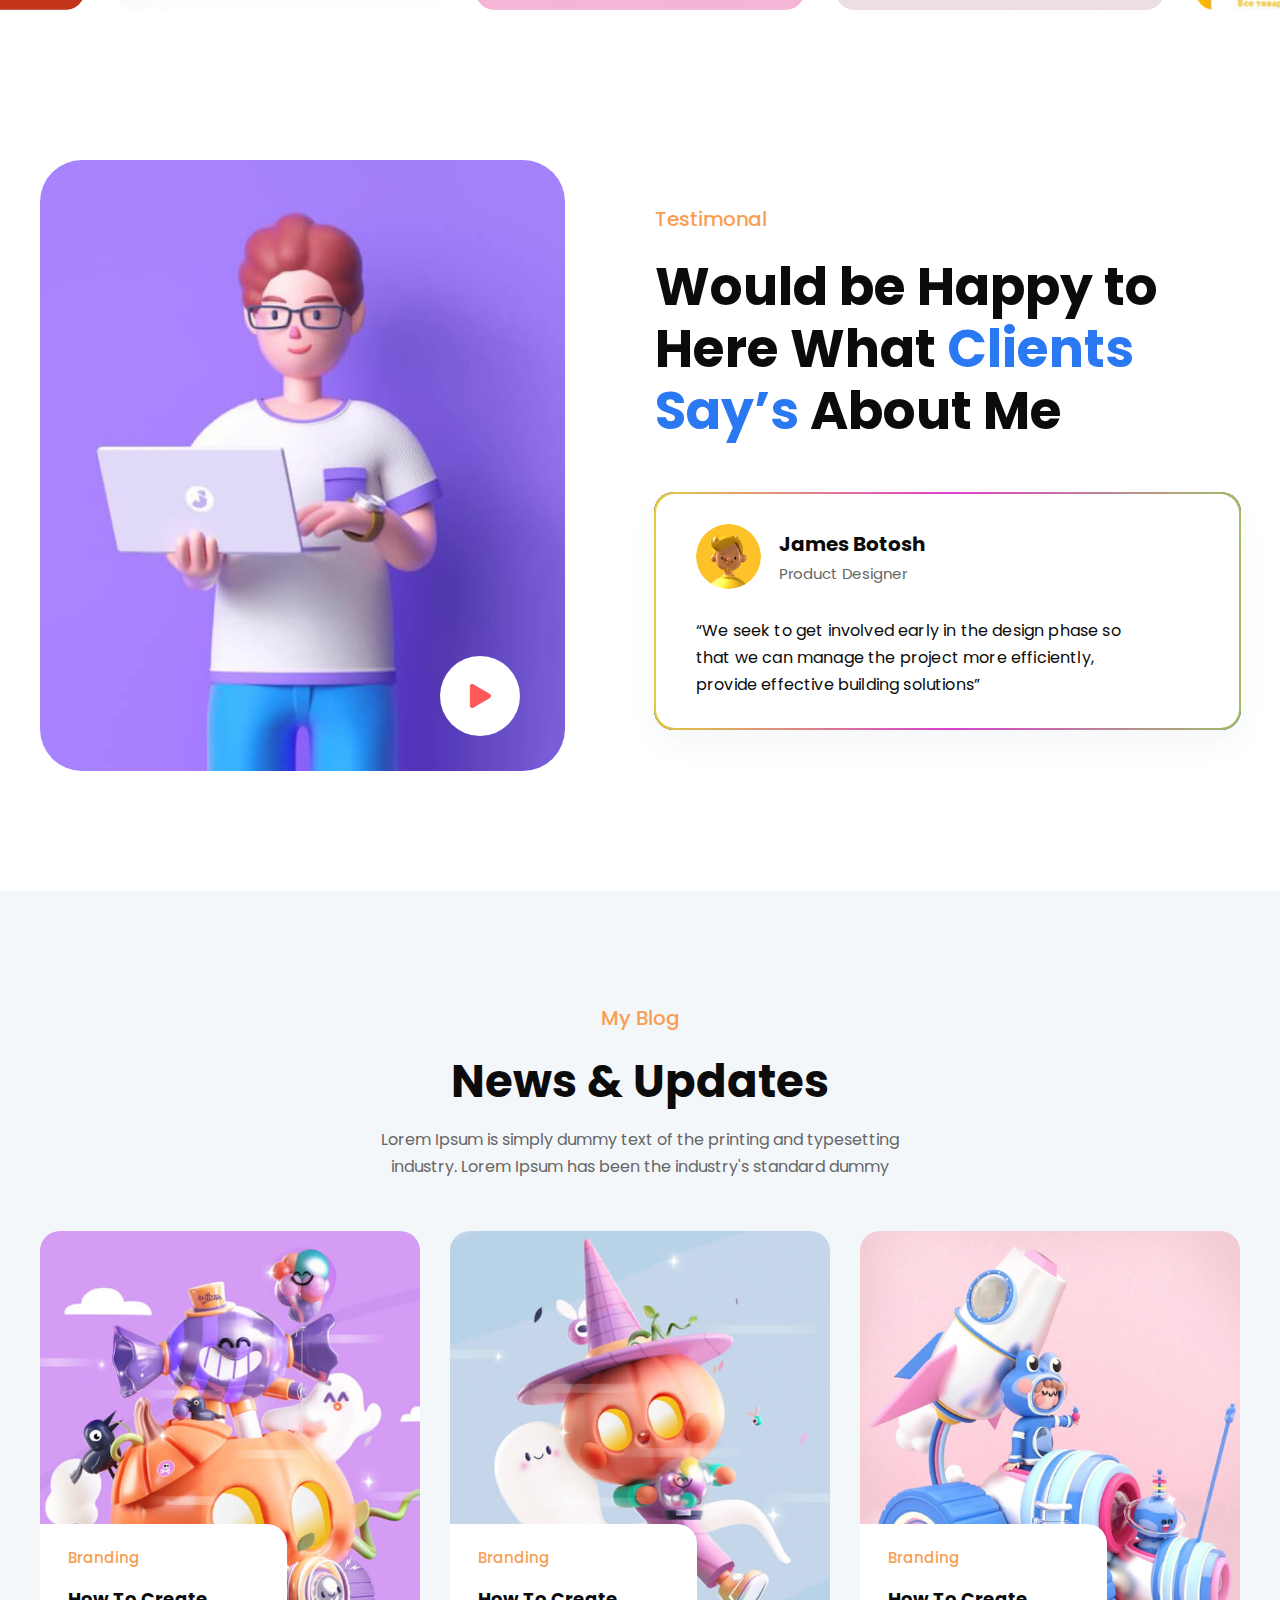
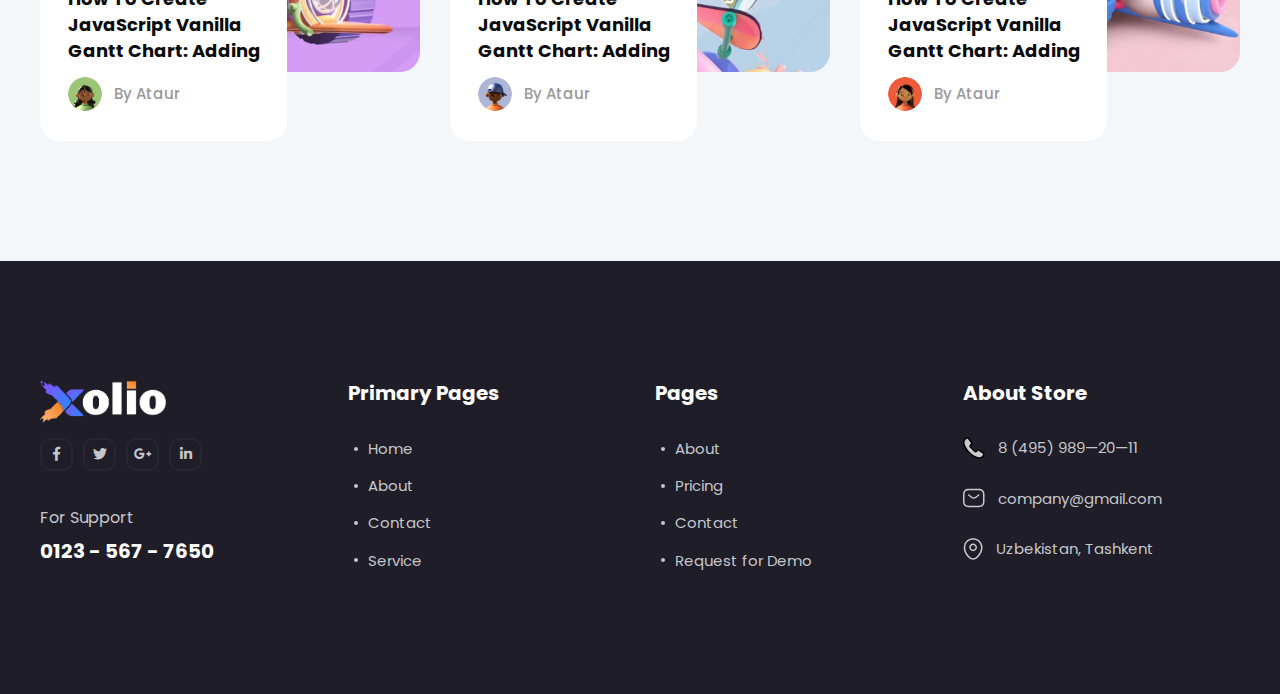
<file: about-me.html>
<!doctype html>
<html class="no-js" lang="en">
    <head>
        <meta charset="utf-8">
        <meta http-equiv="x-ua-compatible" content="ie=edge">
        <title>Xolio</title>
        <meta name="description" content="Xolio">
        <meta name="viewport" content="width=device-width, initial-scale=1">

		<link rel="shortcut icon" type="image/x-icon" href="assets/img/favicon.png">
        <!-- Place favicon.ico in the root directory -->

        <!-- CSS here -->
        <link rel="stylesheet" href="assets/css/bootstrap.min.css">
        <link rel="stylesheet" href="assets/css/animate.min.css">
        <link rel="stylesheet" href="assets/css/magnific-popup.css">
        <link rel="stylesheet" href="assets/css/fontawesome-all.min.css">
        <link rel="stylesheet" href="assets/css/swiper-bundle.min.css">
        <link rel="stylesheet" href="assets/css/odometer.css">
        <link rel="stylesheet" href="assets/css/slick.css">
        <link rel="stylesheet" href="assets/css/default.css">
        <link rel="stylesheet" href="assets/css/style.css">
        <link rel="stylesheet" href="assets/css/responsive.css">
    </head>
    <body>

        <!--Preloader-->
        <div id="preloader">
            <div id="loader" class="loader">
                <div class="loader-container">
                    <div class="loader-icon"><img src="assets/img/preloader.png" alt="Xolio">
                    </div>
                </div>
            </div>
        </div>
        <!--Preloader-end -->

        <!-- Custom-cursor -->
        <div class="mouseCursor cursor-outer"></div>
        <div class="mouseCursor cursor-inner"><span>Drag</span></div>
        <!-- Custom-cursor-end -->

		<!-- Scroll-top -->
        <button class="scroll-top scroll-to-target" data-target="html">
            <i class="fas fa-angle-up"></i>
        </button>
        <!-- Scroll-top-end-->

        <!-- header-area -->
        <header>
            <div id="sticky-header" class="menu-area transparent-header">
                <div class="container">
                    <div class="row">
                        <div class="col-12">
                            <div class="mobile-nav-toggler"><i class="fas fa-bars"></i></div>
                            <div class="menu-wrap">
                                <nav class="menu-nav">
                                    <div class="logo">
                                        <a href="index.html"><img src="assets/img/logo/logo.png" alt="Logo"></a>
                                    </div>
                                    <div class="navbar-wrap main-menu d-none d-lg-flex">
                                        <ul class="navigation">
                                            <li class="menu-item-has-children"><a href="#">Home</a>
                                                <ul class="sub-menu">
                                                    <li><a href="index.html">Creative Agency</a></li>
                                                    <li><a href="index-2.html">Personal Portfolio</a></li>
                                                    <li><a href="index-3.html">Digital Agency</a></li>
                                                </ul>
                                            </li>
                                            <li><a href="about-us.html">About Us</a></li>
                                            <li class="active menu-item-has-children"><a href="#">pages</a>
                                                <ul class="sub-menu">
                                                    <li class="active"><a href="about-me.html">About Me</a></li>
                                                    <li><a href="team.html">Team Page</a></li>
                                                    <li><a href="team-details.html">Team Details</a></li>
                                                    <li><a href="project-details.html">Portfolio Details</a></li>
                                                    <li><a href="services-details.html">Services Details</a></li>
                                                    <li><a href="contact.html">Contact Us</a></li>
                                                </ul>
                                            </li>
                                            <li class="menu-item-has-children"><a href="#">News</a>
                                                <ul class="sub-menu">
                                                    <li><a href="blog.html">Our Blog</a></li>
                                                    <li><a href="blog-details.html">Blog Details</a></li>
                                                </ul>
                                            </li>
                                        </ul>
                                    </div>
                                    <div class="header-action">
                                        <ul class="list-wrap">
                                            <li class="header-btn"><a href="#!" class="btn">Contact <span></span></a></li>
                                        </ul>
                                    </div>
                                </nav>
                            </div>

                            <!-- Mobile Menu  -->
                            <div class="mobile-menu">
                                <nav class="menu-box">
                                    <div class="close-btn"><i class="fas fa-times"></i></div>
                                    <div class="nav-logo">
                                        <a href="index.html"><img src="assets/img/logo/logo.png" alt="Logo"></a>
                                    </div>
                                    <div class="menu-outer">
                                        <!--Here Menu Will Come Automatically Via Javascript / Same Menu as in Header-->
                                    </div>
                                    <div class="social-links">
                                        <ul class="clearfix list-wrap">
                                            <li><a href="#"><i class="fab fa-facebook-f"></i></a></li>
                                            <li><a href="#"><i class="fab fa-twitter"></i></a></li>
                                            <li><a href="#"><i class="fab fa-instagram"></i></a></li>
                                            <li><a href="#"><i class="fab fa-linkedin-in"></i></a></li>
                                            <li><a href="#"><i class="fab fa-youtube"></i></a></li>
                                        </ul>
                                    </div>
                                </nav>
                            </div>
                            <div class="menu-backdrop"></div>
                            <!-- End Mobile Menu -->

                        </div>
                    </div>
                </div>

                <!-- header-contact -->
                <div class="header-contact-wrap">
                    <div class="container">
                        <div class="row">
                            <div class="col-lg-8">
                                <div class="left-side-content">
                                    <h3 class="title">Contact</h3>
                                    <div class="row">
                                        <div class="col-xl-4 col-lg-5 col-md-6">
                                            <div class="contact-info-list">
                                                <ul class="list-wrap">
                                                    <li>
                                                        <div class="icon">
                                                            <svg viewBox="0 0 22 20" fill="none" xmlns="http://www.w3.org/2000/svg">
                                                                <path fill-rule="evenodd" clip-rule="evenodd"
                                                                    d="M1.5 6.5C1.5 4.89295 1.95538 3.86848 2.63534 3.2371C3.32535 2.59637 4.36497 2.25 5.75 2.25H15.75C17.135 2.25 18.1746 2.59637 18.8647 3.2371C19.5446 3.86848 20 4.89295 20 6.5V13.5C20 15.107 19.5446 16.1315 18.8647 16.7629C18.1746 17.4036 17.135 17.75 15.75 17.75H5.75C4.36497 17.75 3.32535 17.4036 2.63534 16.7629C1.95538 16.1315 1.5 15.107 1.5 13.5V6.5ZM5.75 0.75C4.13503 0.75 2.67465 1.15363 1.61466 2.1379C0.544615 3.13152 0 4.60705 0 6.5V13.5C0 15.393 0.544615 16.8685 1.61466 17.8621C2.67465 18.8464 4.13503 19.25 5.75 19.25H15.75C17.365 19.25 18.8254 18.8464 19.8853 17.8621C20.9554 16.8685 21.5 15.393 21.5 13.5V6.5C21.5 4.60705 20.9554 3.13152 19.8853 2.1379C18.8254 1.15363 17.365 0.75 15.75 0.75H5.75ZM16.2181 7.58602C16.5417 7.32751 16.5945 6.85558 16.336 6.53194C16.0775 6.20829 15.6056 6.15548 15.2819 6.41398L12.1529 8.91324L12.1525 8.91352C11.3961 9.51536 10.0946 9.51549 9.33799 8.91393L6.21898 6.41471C5.89574 6.1557 5.42373 6.20778 5.16471 6.53102C4.9057 6.85426 4.95778 7.32627 5.28102 7.58529L8.40101 10.0853L8.40286 10.0868C9.70626 11.1244 11.7837 11.1244 13.0871 10.0868L13.0881 10.086L16.2181 7.58602Z" />
                                                            </svg>
                                                        </div>
                                                        <div class="content">
                                                            <a href="mailto:company@gmail.com">company@gmail.com</a>
                                                        </div>
                                                    </li>
                                                    <li>
                                                        <div class="icon">
                                                            <svg viewBox="0 0 20 22" fill="none" xmlns="http://www.w3.org/2000/svg">
                                                                <path fill-rule="evenodd" clip-rule="evenodd"
                                                                    d="M2.48199 7.65591C3.37522 3.73032 6.71708 1.74769 10.1338 1.75C13.5508 1.75231 16.8905 3.73971 17.7791 7.66556L17.7791 7.6656C18.8362 12.3354 15.943 16.3756 13.2111 18.999L13.2097 19.0004C11.4913 20.659 8.77127 20.661 7.04076 18.9997C4.31866 16.3762 1.42493 12.3261 2.48199 7.65591ZM10.1348 0.250002C14.1154 0.252693 18.1706 2.60029 19.2421 7.33441C20.4848 12.8239 17.0589 17.3834 14.251 20.08C11.9497 22.3008 8.31046 22.2989 6.00106 20.0809L6.00012 20.08C3.20236 17.3836 -0.22362 12.8139 1.01908 7.32441L1.01926 7.32364C2.09618 2.58953 6.1542 0.247312 10.1348 0.250002ZM7.76166 9.30994C7.76166 8.00103 8.82274 6.93994 10.1317 6.93994C11.4406 6.93994 12.5017 8.00103 12.5017 9.30994C12.5017 10.6189 11.4406 11.6799 10.1317 11.6799C8.82274 11.6799 7.76166 10.6189 7.76166 9.30994ZM10.1317 5.43994C7.99432 5.43994 6.26166 7.1726 6.26166 9.30994C6.26166 11.4473 7.99432 13.1799 10.1317 13.1799C12.269 13.1799 14.0017 11.4473 14.0017 9.30994C14.0017 7.1726 12.269 5.43994 10.1317 5.43994Z" />
                                                            </svg>
                                                        </div>
                                                        <div class="content">
                                                            <span>Ranelagh Place, Liverpool, L3 5UL, England</span>
                                                        </div>
                                                    </li>
                                                    <li>
                                                        <div class="icon">
                                                            <svg viewBox="0 0 22 22" fill="none" xmlns="http://www.w3.org/2000/svg">
                                                                <path fill-rule="evenodd" clip-rule="evenodd"
                                                                    d="M1.5 11C1.5 5.89421 5.64421 1.75 10.75 1.75C15.8558 1.75 20 5.89421 20 11C20 16.1058 15.8558 20.25 10.75 20.25C5.64421 20.25 1.5 16.1058 1.5 11ZM10.75 0.25C4.81579 0.25 0 5.06579 0 11C0 16.9342 4.81579 21.75 10.75 21.75C16.6842 21.75 21.5 16.9342 21.5 11C21.5 5.06579 16.6842 0.25 10.75 0.25ZM11.1289 6.50977C11.1289 6.09555 10.7931 5.75977 10.3789 5.75977C9.96469 5.75977 9.62891 6.09555 9.62891 6.50977V10.6098C9.62891 11.0862 9.79027 11.5637 10.0149 11.9576C10.2393 12.3511 10.5673 12.7322 10.9755 12.9744L10.9766 12.975L14.0746 14.8238C14.4303 15.0361 14.8907 14.9198 15.1029 14.5641C15.3152 14.2084 15.1989 13.748 14.8432 13.5357L11.7433 11.6857L11.7413 11.6845C11.6099 11.6067 11.4483 11.4431 11.3179 11.2145C11.1875 10.9859 11.1289 10.7633 11.1289 10.6098V6.50977Z" />
                                                            </svg>
                                                        </div>
                                                        <div class="content">
                                                            <span>7 Days a week <br> from 10-00 am to 6-00 pm</span>
                                                        </div>
                                                    </li>
                                                </ul>
                                                <div class="lats-chat">
                                                    <a href="contact.html">Lat’s Chat</a>
                                                </div>
                                            </div>
                                        </div>
                                        <div class="col-xl-8 col-lg-7 col-md-6">
                                            <div class="our-best-project">
                                                <div class="content">
                                                    <h4 class="title">One of Our <span>Best Ongoing</span> Projects</h4>
                                                    <a href="project-details.html" class="btn">Details <span></span></a>
                                                </div>
                                                <div class="thumb">
                                                    <img src="assets/img/images/our_project_img.png" alt="">
                                                </div>
                                            </div>
                                        </div>
                                    </div>
                                </div>
                            </div>
                            <div class="col-lg-4">
                                <div class="customer-support-wrap">
                                    <h4 class="title">Customer Support</h4>
                                    <div class="customer-support-content">
                                        <div class="content-top">
                                            <img src="assets/img/images/support_img.png" alt="">
                                            <h4 class="title">Need Help Choosing a Plan?</h4>
                                        </div>
                                        <p>We offer solutions for businesses of all sizes. For questions about our plans and products,,
                                            contact our team of experts. <a href="contact.html">Get in touch</a></p>
                                    </div>
                                    <div class="content-bottom">
                                        <a href="contact.html">Support</a>
                                        <a href="contact.html">Documentation</a>
                                    </div>
                                </div>
                            </div>
                        </div>
                    </div>
                </div>
                <div class="body-contact-overlay"></div>
                <!-- header-contact-end -->
            </div>
        </header>
        <!-- header-area-end -->



        <!-- main-area -->
        <main>

            <!-- breadcrumb-area -->
            <section class="breadcrumb-area about-me-breadcrumb pt-175 pb-110">
                <div class="container">
                    <div class="row">
                        <div class="col-12">
                            <div class="breadcrumb-content">
                                <h2 class="title">About Me</h2>
                                <nav aria-label="breadcrumb">
                                    <ol class="breadcrumb">
                                        <li class="breadcrumb-item"><a href="index.html">Home</a></li>
                                        <li class="breadcrumb-item active" aria-current="page">About Me</li>
                                    </ol>
                                </nav>
                            </div>
                        </div>
                    </div>
                </div>
                <div class="breadcrumb-shape-wrap">
                    <img src="assets/img/images/breadcrumb_shape01.png" alt="">
                    <img src="assets/img/images/breadcrumb_shape02.png" alt="">
                </div>
            </section>
            <!-- breadcrumb-area-end -->

            <!-- developr-area -->
            <section class="developr-area pb-120">
                <div class="container">
                    <div class="row align-items-center justify-content-center">
                        <div class="col-lg-6 col-md-9 order-0 order-lg-2">
                            <div class="developr-img">
                                <img src="assets/img/images/developer_img.png" alt="">
                                <div class="work-experience-wrap">
                                    <h2 class="count"><span class="odometer" data-count="18"></span>+</h2>
                                    <p>Years Of Experience</p>
                                </div>
                                <div class="project-completed-wrap">
                                    <h2 class="count"><span class="odometer" data-count="5"></span>K+</h2>
                                    <p>Have Faithfully Completed Projects Till Date</p>
                                </div>
                            </div>
                        </div>
                        <div class="col-lg-6">
                            <div class="developr-content">
                                <div class="section-title title-style-two mb-50">
                                    <span class="sub-title">I’m a Developer</span>
                                    <h2 class="title">I Develop Ideas <br> That Help People</h2>
                                </div>
                                <ul class="nav nav-tabs" id="myTab" role="tablist">
                                    <li class="nav-item" role="presentation">
                                        <button class="nav-link active" id="details-tab" data-bs-toggle="tab" data-bs-target="#details-tab-pane" type="button" role="tab" aria-controls="details-tab-pane" aria-selected="true">My Details</button>
                                    </li>
                                    <li class="nav-item" role="presentation">
                                        <button class="nav-link" id="awards-tab" data-bs-toggle="tab" data-bs-target="#awards-tab-pane" type="button" role="tab" aria-controls="awards-tab-pane" aria-selected="false">My Awards</button>
                                    </li>
                                    <li class="nav-item" role="presentation">
                                        <button class="nav-link" id="skils-tab" data-bs-toggle="tab" data-bs-target="#skils-tab-pane" type="button"
                                            role="tab" aria-controls="skils-tab-pane" aria-selected="false">My Skils</button>
                                    </li>
                                </ul>
                                <div class="tab-content" id="myTabContent">
                                    <div class="tab-pane fade show active" id="details-tab-pane" role="tabpanel" aria-labelledby="details-tab" tabindex="0">
                                        <div class="developer-info-wrap">
                                            <div class="row">
                                                <div class="col-md-6">
                                                    <ul class="list-wrap">
                                                        <li>
                                                            <div class="icon">
                                                                <img src="assets/img/icon/developer_icon01.png" alt="">
                                                            </div>
                                                            <div class="content">
                                                                <span>Name:</span>
                                                                <p>Jams Robot</p>
                                                            </div>
                                                        </li>
                                                        <li>
                                                            <div class="icon">
                                                                <img src="assets/img/icon/developer_icon02.png" alt="">
                                                            </div>
                                                            <div class="content">
                                                                <span>Email:</span>
                                                                <p>Jams Robot</p>
                                                            </div>
                                                        </li>
                                                        <li>
                                                            <div class="icon">
                                                                <img src="assets/img/icon/developer_icon03.png" alt="">
                                                            </div>
                                                            <div class="content">
                                                                <span>Language:</span>
                                                                <p>Jams Robot</p>
                                                            </div>
                                                        </li>
                                                    </ul>
                                                </div>
                                                <div class="col-md-6">
                                                    <ul class="list-wrap">
                                                        <li>
                                                            <div class="icon">
                                                                <img src="assets/img/icon/developer_icon04.png" alt="">
                                                            </div>
                                                            <div class="content">
                                                                <span>Phone No:</span>
                                                                <p>8 (495) 989—20—11</p>
                                                            </div>
                                                        </li>
                                                        <li>
                                                            <div class="icon">
                                                                <img src="assets/img/icon/developer_icon05.png" alt="">
                                                            </div>
                                                            <div class="content">
                                                                <span>Address:</span>
                                                                <p>Ranelagh Place, L3 5UL, England</p>
                                                            </div>
                                                        </li>
                                                        <li>
                                                            <div class="icon">
                                                                <img src="assets/img/icon/developer_icon06.png" alt="">
                                                            </div>
                                                            <div class="content">
                                                                <span>Nationality:</span>
                                                                <p>English, Russian, Frisian</p>
                                                            </div>
                                                        </li>
                                                    </ul>
                                                </div>
                                            </div>
                                        </div>
                                    </div>
                                    <div class="tab-pane fade" id="awards-tab-pane" role="tabpanel" aria-labelledby="awards-tab" tabindex="0">
                                        <div class="developer-info-wrap">
                                            <div class="row">
                                                <div class="col-md-6">
                                                    <ul class="list-wrap">
                                                        <li>
                                                            <div class="icon">
                                                                <img src="assets/img/icon/developer_icon01.png" alt="">
                                                            </div>
                                                            <div class="content">
                                                                <span>Name:</span>
                                                                <p>Jams Robot</p>
                                                            </div>
                                                        </li>
                                                        <li>
                                                            <div class="icon">
                                                                <img src="assets/img/icon/developer_icon02.png" alt="">
                                                            </div>
                                                            <div class="content">
                                                                <span>Email:</span>
                                                                <p>Jams Robot</p>
                                                            </div>
                                                        </li>
                                                        <li>
                                                            <div class="icon">
                                                                <img src="assets/img/icon/developer_icon03.png" alt="">
                                                            </div>
                                                            <div class="content">
                                                                <span>Language:</span>
                                                                <p>Jams Robot</p>
                                                            </div>
                                                        </li>
                                                    </ul>
                                                </div>
                                                <div class="col-md-6">
                                                    <ul class="list-wrap">
                                                        <li>
                                                            <div class="icon">
                                                                <img src="assets/img/icon/developer_icon04.png" alt="">
                                                            </div>
                                                            <div class="content">
                                                                <span>Phone No:</span>
                                                                <p>8 (495) 989—20—11</p>
                                                            </div>
                                                        </li>
                                                        <li>
                                                            <div class="icon">
                                                                <img src="assets/img/icon/developer_icon05.png" alt="">
                                                            </div>
                                                            <div class="content">
                                                                <span>Address:</span>
                                                                <p>Ranelagh Place, L3 5UL, England</p>
                                                            </div>
                                                        </li>
                                                        <li>
                                                            <div class="icon">
                                                                <img src="assets/img/icon/developer_icon06.png" alt="">
                                                            </div>
                                                            <div class="content">
                                                                <span>Nationality:</span>
                                                                <p>English, Russian, Frisian</p>
                                                            </div>
                                                        </li>
                                                    </ul>
                                                </div>
                                            </div>
                                        </div>
                                    </div>
                                    <div class="tab-pane fade" id="skils-tab-pane" role="tabpanel" aria-labelledby="skils-tab" tabindex="0">
                                        <div class="developer-info-wrap">
                                            <div class="row">
                                                <div class="col-md-6">
                                                    <ul class="list-wrap">
                                                        <li>
                                                            <div class="icon">
                                                                <img src="assets/img/icon/developer_icon01.png" alt="">
                                                            </div>
                                                            <div class="content">
                                                                <span>Name:</span>
                                                                <p>Jams Robot</p>
                                                            </div>
                                                        </li>
                                                        <li>
                                                            <div class="icon">
                                                                <img src="assets/img/icon/developer_icon02.png" alt="">
                                                            </div>
                                                            <div class="content">
                                                                <span>Email:</span>
                                                                <p>Jams Robot</p>
                                                            </div>
                                                        </li>
                                                        <li>
                                                            <div class="icon">
                                                                <img src="assets/img/icon/developer_icon03.png" alt="">
                                                            </div>
                                                            <div class="content">
                                                                <span>Language:</span>
                                                                <p>Jams Robot</p>
                                                            </div>
                                                        </li>
                                                    </ul>
                                                </div>
                                                <div class="col-md-6">
                                                    <ul class="list-wrap">
                                                        <li>
                                                            <div class="icon">
                                                                <img src="assets/img/icon/developer_icon04.png" alt="">
                                                            </div>
                                                            <div class="content">
                                                                <span>Phone No:</span>
                                                                <p>8 (495) 989—20—11</p>
                                                            </div>
                                                        </li>
                                                        <li>
                                                            <div class="icon">
                                                                <img src="assets/img/icon/developer_icon05.png" alt="">
                                                            </div>
                                                            <div class="content">
                                                                <span>Address:</span>
                                                                <p>Ranelagh Place, L3 5UL, England</p>
                                                            </div>
                                                        </li>
                                                        <li>
                                                            <div class="icon">
                                                                <img src="assets/img/icon/developer_icon06.png" alt="">
                                                            </div>
                                                            <div class="content">
                                                                <span>Nationality:</span>
                                                                <p>English, Russian, Frisian</p>
                                                            </div>
                                                        </li>
                                                    </ul>
                                                </div>
                                            </div>
                                        </div>
                                    </div>
                                </div>
                            </div>
                        </div>
                    </div>
                </div>
            </section>
            <!-- developr-area-end -->

            <!-- tools-area -->
            <section class="tools-area">
                <div class="container">
                    <div class="row justify-content-center">
                        <div class="col-lg-6">
                            <div class="section-title title-style-two white-title text-center mb-50">
                                <span class="sub-title">My Tools</span>
                                <h2 class="title">What Tools I Use</h2>
                            </div>
                        </div>
                    </div>
                    <div class="tools-item-wrap">
                        <div class="row justify-content-center">
                            <div class="col-xl-3 col-lg-4 col-md-6 col-sm-8">
                                <div class="tools-item">
                                    <div class="tools-icon">
                                        <img src="assets/img/icon/tools_icon01.png" alt="">
                                    </div>
                                    <div class="tools-content">
                                        <h3 class="title">Photoshop</h3>
                                        <p>Lorem Ipsum is simply dummy text of the printing and typesetting industry.</p>
                                    </div>
                                </div>
                            </div>
                            <div class="col-xl-3 col-lg-4 col-md-6 col-sm-8">
                                <div class="tools-item">
                                    <div class="tools-icon">
                                        <img src="assets/img/icon/tools_icon02.png" alt="">
                                    </div>
                                    <div class="tools-content">
                                        <h3 class="title">Illustrator</h3>
                                        <p>Lorem Ipsum is simply dummy text of the printing and typesetting industry.</p>
                                    </div>
                                </div>
                            </div>
                            <div class="col-xl-3 col-lg-4 col-md-6 col-sm-8">
                                <div class="tools-item">
                                    <div class="tools-icon">
                                        <img src="assets/img/icon/tools_icon03.png" alt="">
                                    </div>
                                    <div class="tools-content">
                                        <h3 class="title">Figma</h3>
                                        <p>Lorem Ipsum is simply dummy text of the printing and typesetting industry.</p>
                                    </div>
                                </div>
                            </div>
                            <div class="col-xl-3 col-lg-4 col-md-6 col-sm-8">
                                <div class="tools-item">
                                    <div class="tools-icon">
                                        <img src="assets/img/icon/tools_icon04.png" alt="">
                                    </div>
                                    <div class="tools-content">
                                        <h3 class="title">Sketch</h3>
                                        <p>Lorem Ipsum is simply dummy text of the printing and typesetting industry.</p>
                                    </div>
                                </div>
                            </div>
                            <div class="col-xl-3 col-lg-4 col-md-6 col-sm-8">
                                <div class="tools-item">
                                    <div class="tools-icon">
                                        <img src="assets/img/icon/tools_icon05.png" alt="">
                                    </div>
                                    <div class="tools-content">
                                        <h3 class="title">Premiere Pro</h3>
                                        <p>Lorem Ipsum is simply dummy text of the printing and typesetting industry.</p>
                                    </div>
                                </div>
                            </div>
                            <div class="col-xl-3 col-lg-4 col-md-6 col-sm-8">
                                <div class="tools-item">
                                    <div class="tools-icon">
                                        <img src="assets/img/icon/tools_icon06.png" alt="">
                                    </div>
                                    <div class="tools-content">
                                        <h3 class="title">After Effects</h3>
                                        <p>Lorem Ipsum is simply dummy text of the printing and typesetting industry.</p>
                                    </div>
                                </div>
                            </div>
                            <div class="col-xl-3 col-lg-4 col-md-6 col-sm-8">
                                <div class="tools-item">
                                    <div class="tools-icon">
                                        <img src="assets/img/icon/tools_icon07.png" alt="">
                                    </div>
                                    <div class="tools-content">
                                        <h3 class="title">HTML 5</h3>
                                        <p>Lorem Ipsum is simply dummy text of the printing and typesetting industry.</p>
                                    </div>
                                </div>
                            </div>
                            <div class="col-xl-3 col-lg-4 col-md-6 col-sm-8">
                                <div class="tools-item">
                                    <div class="tools-icon">
                                        <img src="assets/img/icon/tools_icon08.png" alt="">
                                    </div>
                                    <div class="tools-content">
                                        <h3 class="title">Blender</h3>
                                        <p>Lorem Ipsum is simply dummy text of the printing and typesetting industry.</p>
                                    </div>
                                </div>
                            </div>
                        </div>
                    </div>
                </div>
            </section>
            <!-- tools-area-end -->

            <!-- faq-area -->
            <section class="faq-area pt-120">
                <div class="container">
                    <div class="row align-items-center">
                        <div class="col-lg-6">
                            <div class="faq-img">
                                <img src="assets/img/images/faq_img.png" alt="">
                                <img src="assets/img/images/faq_img02.png" alt="">
                            </div>
                            <div class="faq-content">
                                <div class="section-title title-style-two mb-20">
                                    <h2 class="title">All Your Questions <br> Are Here</h2>
                                </div>
                                <h3 class="title-two">& Knock Me Directly to Know More</h3>
                                <p>Lorem ipsum dolor sit amet, sed nulla ante amet, elementum tincidunt arcu sed laoreet, natoque ac eget imperdiet. Ac scelerisque nibh dolores consectetuer,</p>
                            </div>
                        </div>
                        <div class="col-lg-6">
                            <div class="accordion faq-wrap" id="accordionExample">
                                <div class="accordion-item">
                                    <h2 class="accordion-header" id="headingOne">
                                        <button class="accordion-button" type="button" data-bs-toggle="collapse" data-bs-target="#collapseOne"
                                            aria-expanded="true" aria-controls="collapseOne">
                                            What's the difference between Pro and Free?
                                        </button>
                                    </h2>
                                    <div id="collapseOne" class="accordion-collapse collapse show" aria-labelledby="headingOne"
                                        data-bs-parent="#accordionExample">
                                        <div class="accordion-body">
                                            <p>Lorem ipsum dolor sit amet, sed nulla ante amet, elementum tincidunt arcu sed laoreet, natoque ac eget imperdiet. Ac scelerisque nibh dolores consectetuer,</p>
                                        </div>
                                    </div>
                                </div>
                                <div class="accordion-item">
                                    <h2 class="accordion-header" id="headingTwo">
                                        <button class="accordion-button collapsed" type="button" data-bs-toggle="collapse"
                                            data-bs-target="#collapseTwo" aria-expanded="false" aria-controls="collapseTwo">
                                            What's the difference between Pro and Free?
                                        </button>
                                    </h2>
                                    <div id="collapseTwo" class="accordion-collapse collapse" aria-labelledby="headingTwo"
                                        data-bs-parent="#accordionExample">
                                        <div class="accordion-body">
                                            <p>Lorem ipsum dolor sit amet, sed nulla ante amet, elementum tincidunt arcu sed laoreet, natoque ac eget imperdiet. Ac scelerisque nibh dolores consectetuer,</p>
                                        </div>
                                    </div>
                                </div>
                                <div class="accordion-item">
                                    <h2 class="accordion-header" id="headingThree">
                                        <button class="accordion-button collapsed" type="button" data-bs-toggle="collapse"
                                            data-bs-target="#collapseThree" aria-expanded="false" aria-controls="collapseThree">
                                            What's the difference between Pro and Free?
                                        </button>
                                    </h2>
                                    <div id="collapseThree" class="accordion-collapse collapse" aria-labelledby="headingThree"
                                        data-bs-parent="#accordionExample">
                                        <div class="accordion-body">
                                            <p>Lorem ipsum dolor sit amet, sed nulla ante amet, elementum tincidunt arcu sed laoreet, natoque ac eget imperdiet. Ac scelerisque nibh dolores consectetuer,</p>
                                        </div>
                                    </div>
                                </div>
                                <div class="accordion-item">
                                    <h2 class="accordion-header" id="headingFour">
                                        <button class="accordion-button collapsed" type="button" data-bs-toggle="collapse"
                                            data-bs-target="#collapseFour" aria-expanded="false" aria-controls="collapseFour">
                                            What's the difference between Pro and Free?
                                        </button>
                                    </h2>
                                    <div id="collapseFour" class="accordion-collapse collapse" aria-labelledby="headingFour"
                                        data-bs-parent="#accordionExample">
                                        <div class="accordion-body">
                                            <p>Lorem ipsum dolor sit amet, sed nulla ante amet, elementum tincidunt arcu sed laoreet, natoque ac eget imperdiet. Ac scelerisque nibh dolores consectetuer,</p>
                                        </div>
                                    </div>
                                </div>
                            </div>
                        </div>
                    </div>
                </div>
                <div class="faq-shape-wrap">
                    <img src="assets/img/images/faq_shape.png" alt="">
                </div>
            </section>
            <!-- faq-area-end -->

            <!-- client-area -->
            <section class="client-area pt-120">
                <div class="container">
                    <div class="row justify-content-center">
                        <div class="col-xl-6 col-lg-8">
                            <div class="section-title title-style-two text-center mb-55">
                                <span class="sub-title">My Clients</span>
                                <h2 class="title">I Work With Over 175+ Happy Client</h2>
                                <p>Lorem Ipsum is simply dummy text of the printing and typesetting industry. Lorem Ipsum has been the industry's standard.</p>
                            </div>
                        </div>
                    </div>
                    <div class="row brand-active">
                        <div class="col-12">
                            <div class="brand-item">
                                <img src="assets/img/brand/h3_brand_img01.png" alt="">
                            </div>
                        </div>
                        <div class="col-12">
                            <div class="brand-item">
                                <img src="assets/img/brand/h3_brand_img02.png" alt="">
                            </div>
                        </div>
                        <div class="col-12">
                            <div class="brand-item">
                                <img src="assets/img/brand/h3_brand_img03.png" alt="">
                            </div>
                        </div>
                        <div class="col-12">
                            <div class="brand-item">
                                <img src="assets/img/brand/h3_brand_img04.png" alt="">
                            </div>
                        </div>
                        <div class="col-12">
                            <div class="brand-item">
                                <img src="assets/img/brand/h3_brand_img05.png" alt="">
                            </div>
                        </div>
                        <div class="col-12">
                            <div class="brand-item">
                                <img src="assets/img/brand/h3_brand_img06.png" alt="">
                            </div>
                        </div>
                    </div>
                </div>
            </section>
            <!-- client-area-end -->

            <!-- project-area -->
            <section class="inner-projcet-area-two pt-140 pb-125">
                <div class="container">
                    <div class="row align-items-center">
                        <div class="col-md-8">
                            <div class="section-title title-style-two mb-70">
                                <span class="sub-title">My Latest Project</span>
                                <h2 class="title">Our Best Professional <br> UI/UX Design</h2>
                            </div>
                        </div>
                        <div class="col-md-4">
                            <div class="inner-project-nav"></div>
                        </div>
                    </div>
                </div>
                <div class="container-fulid p-0">
                    <div class="inner-projcet-wrap-two">
                        <div class="row g-0 inner-project-active">
                            <div class="col-lg-4">
                                <div class="inner-project-item horizoital-item">
                                    <div class="inner-project-thumb">
                                        <a href="project-details.html"><img src="assets/img/project/inner_two_project01.jpg" alt=""></a>
                                    </div>
                                    <div class="inner-project-content">
                                        <h3 class="title"><a href="project-details.html">Motion Design</a></h3>
                                        <p>Lorem Ipsum is simply</p>
                                    </div>
                                </div>
                                <div class="inner-project-item vertical-item">
                                    <div class="inner-project-thumb">
                                        <a href="project-details.html"><img src="assets/img/project/inner_two_project02.jpg" alt=""></a>
                                    </div>
                                    <div class="inner-project-content">
                                        <h3 class="title"><a href="project-details.html">Motion Design</a></h3>
                                        <p>Lorem Ipsum is simply</p>
                                    </div>
                                </div>
                            </div>
                            <div class="col-lg-4">
                                <div class="inner-project-item horizoital-item">
                                    <div class="inner-project-thumb">
                                        <a href="project-details.html"><img src="assets/img/project/inner_two_project04.jpg" alt=""></a>
                                    </div>
                                    <div class="inner-project-content">
                                        <h3 class="title"><a href="project-details.html">Motion Design</a></h3>
                                        <p>Lorem Ipsum is simply</p>
                                    </div>
                                </div>
                                <div class="inner-project-item vertical-item">
                                    <div class="inner-project-thumb">
                                        <a href="project-details.html"><img src="assets/img/project/inner_two_project03.jpg" alt=""></a>
                                    </div>
                                    <div class="inner-project-content">
                                        <h3 class="title"><a href="project-details.html">Motion Design</a></h3>
                                        <p>Lorem Ipsum is simply</p>
                                    </div>
                                </div>
                            </div>
                            <div class="col-lg-4">
                                <div class="inner-project-item horizoital-item">
                                    <div class="inner-project-thumb">
                                        <a href="project-details.html"><img src="assets/img/project/inner_two_project05.jpg" alt=""></a>
                                    </div>
                                    <div class="inner-project-content">
                                        <h3 class="title"><a href="project-details.html">Motion Design</a></h3>
                                        <p>Lorem Ipsum is simply</p>
                                    </div>
                                </div>
                                <div class="inner-project-item vertical-item">
                                    <div class="inner-project-thumb">
                                        <a href="project-details.html"><img src="assets/img/project/inner_two_project06.jpg" alt=""></a>
                                    </div>
                                    <div class="inner-project-content">
                                        <h3 class="title"><a href="project-details.html">Motion Design</a></h3>
                                        <p>Lorem Ipsum is simply</p>
                                    </div>
                                </div>
                            </div>
                            <div class="col-lg-4">
                                <div class="inner-project-item horizoital-item">
                                    <div class="inner-project-thumb">
                                        <a href="project-details.html"><img src="assets/img/project/inner_two_project08.jpg" alt=""></a>
                                    </div>
                                    <div class="inner-project-content">
                                        <h3 class="title"><a href="project-details.html">Motion Design</a></h3>
                                        <p>Lorem Ipsum is simply</p>
                                    </div>
                                </div>
                                <div class="inner-project-item vertical-item">
                                    <div class="inner-project-thumb">
                                        <a href="project-details.html"><img src="assets/img/project/inner_two_project07.jpg" alt=""></a>
                                    </div>
                                    <div class="inner-project-content">
                                        <h3 class="title"><a href="project-details.html">Motion Design</a></h3>
                                        <p>Lorem Ipsum is simply</p>
                                    </div>
                                </div>
                            </div>
                            <div class="col-lg-4">
                                <div class="inner-project-item horizoital-item">
                                    <div class="inner-project-thumb">
                                        <a href="project-details.html"><img src="assets/img/project/inner_two_project09.jpg" alt=""></a>
                                    </div>
                                    <div class="inner-project-content">
                                        <h3 class="title"><a href="project-details.html">Motion Design</a></h3>
                                        <p>Lorem Ipsum is simply</p>
                                    </div>
                                </div>
                                <div class="inner-project-item vertical-item">
                                    <div class="inner-project-thumb">
                                        <a href="project-details.html"><img src="assets/img/project/inner_two_project10.jpg" alt=""></a>
                                    </div>
                                    <div class="inner-project-content">
                                        <h3 class="title"><a href="project-details.html">Motion Design</a></h3>
                                        <p>Lorem Ipsum is simply</p>
                                    </div>
                                </div>
                            </div>
                            <div class="col-lg-4">
                                <div class="inner-project-item horizoital-item">
                                    <div class="inner-project-thumb">
                                        <a href="project-details.html"><img src="assets/img/project/inner_two_project08.jpg" alt=""></a>
                                    </div>
                                    <div class="inner-project-content">
                                        <h3 class="title"><a href="project-details.html">Motion Design</a></h3>
                                        <p>Lorem Ipsum is simply</p>
                                    </div>
                                </div>
                                <div class="inner-project-item vertical-item">
                                    <div class="inner-project-thumb">
                                        <a href="project-details.html"><img src="assets/img/project/inner_two_project07.jpg" alt=""></a>
                                    </div>
                                    <div class="inner-project-content">
                                        <h3 class="title"><a href="project-details.html">Motion Design</a></h3>
                                        <p>Lorem Ipsum is simply</p>
                                    </div>
                                </div>
                            </div>
                        </div>
                    </div>
                </div>
            </section>
            <!-- project-area-end -->

            <!-- testimonial-area -->
            <section class="testimonial-area-five pb-120">
                <div class="container">
                    <div class="row align-items-center justify-content-center">
                        <div class="col-lg-6 col-md-9">
                            <div class="testimonial-img">
                                <img src="assets/img/images/testimonial_img.jpg" alt="">
                                <a href="https://www.youtube.com/watch?v=bixR-KIJKYM" class="play-btn popup-video"><i class="fas fa-play"></i></a>
                            </div>
                        </div>
                        <div class="col-lg-6">
                            <div class="testimonial-content">
                                <div class="section-title title-style-two mb-50">
                                    <span class="sub-title">Testimonal</span>
                                    <h2 class="title">Would be Happy to Here What <span>Clients</span> <span>Say’s</span> About Me</h2>
                                </div>
                                <div class="testimonial-item-five">
                                    <div class="testimonial-info">
                                        <div class="thumb">
                                            <img src="assets/img/images/testimonial_avatar01.png" alt="">
                                        </div>
                                        <div class="content">
                                            <h2 class="title">James Botosh</h2>
                                            <p>Product Designer</p>
                                        </div>
                                    </div>
                                    <div class="testimonial-content-five">
                                        <p>“We seek to get involved early in the design phase so that we can manage the project more efficiently, provide effective building solutions”</p>
                                    </div>
                                </div>
                            </div>
                        </div>
                    </div>
                </div>
            </section>
            <!-- testimonial-area-end -->

            <!-- blog-area -->
            <section class="blog-area">
                <div class="container">
                    <div class="row justify-content-center">
                        <div class="col-lg-6">
                            <div class="section-title text-center mb-50">
                                <span class="sub-title">My Blog</span>
                                <h2 class="title">News & Updates</h2>
                                <p>Lorem Ipsum is simply dummy text of the printing and typesetting industry. Lorem Ipsum has been
                                    the industry's standard dummy</p>
                            </div>
                        </div>
                    </div>
                    <div class="row justify-content-center">
                        <div class="col-lg-4 col-md-6">
                            <div class="blog-post-item">
                                <div class="blog-post-thumb">
                                    <a href="blog-details.html"><img src="assets/img/blog/blog_img01.jpg" alt=""></a>
                                </div>
                                <div class="blog-post-content">
                                    <a href="blog.html" class="tag">Branding</a>
                                    <h2 class="title"><a href="blog-details.html">How To Create JavaScript Vanilla Gantt Chart: Adding</a></h2>
                                    <div class="blog-meta">
                                        <ul class="list-wrap">
                                            <li class="avatar-img">
                                                <a href="blog.html"><img src="assets/img/blog/blog_avatar01.png" alt=""></a>
                                            </li>
                                            <li>By <a href="blog.html">Ataur</a></li>
                                        </ul>
                                    </div>
                                </div>
                            </div>
                        </div>
                        <div class="col-lg-4 col-md-6">
                            <div class="blog-post-item">
                                <div class="blog-post-thumb">
                                    <a href="blog-details.html"><img src="assets/img/blog/blog_img02.jpg" alt=""></a>
                                </div>
                                <div class="blog-post-content">
                                    <a href="blog.html" class="tag">Branding</a>
                                    <h2 class="title"><a href="blog-details.html">How To Create JavaScript Vanilla Gantt Chart: Adding</a></h2>
                                    <div class="blog-meta">
                                        <ul class="list-wrap">
                                            <li class="avatar-img">
                                                <a href="blog.html"><img src="assets/img/blog/blog_avatar02.png" alt=""></a>
                                            </li>
                                            <li>By <a href="blog.html">Ataur</a></li>
                                        </ul>
                                    </div>
                                </div>
                            </div>
                        </div>
                        <div class="col-lg-4 col-md-6">
                            <div class="blog-post-item">
                                <div class="blog-post-thumb">
                                    <a href="blog-details.html"><img src="assets/img/blog/blog_img03.jpg" alt=""></a>
                                </div>
                                <div class="blog-post-content">
                                    <a href="blog.html" class="tag">Branding</a>
                                    <h2 class="title"><a href="blog-details.html">How To Create JavaScript Vanilla Gantt Chart:
                                            Adding</a></h2>
                                    <div class="blog-meta">
                                        <ul class="list-wrap">
                                            <li class="avatar-img">
                                                <a href="blog.html"><img src="assets/img/blog/blog_avatar03.png" alt=""></a>
                                            </li>
                                            <li>By <a href="blog.html">Ataur</a></li>
                                        </ul>
                                    </div>
                                </div>
                            </div>
                        </div>
                    </div>
                </div>
            </section>
            <!-- blog-area-end -->

        </main>
        <!-- main-area-end -->

        <!-- footer-area -->
        <footer>
            <div class="footer-area">
                <div class="footer-top">
                    <div class="container">
                        <div class="row">
                            <div class="col-lg-3 col-sm-6">
                                <div class="footer-widget">
                                    <div class="logo">
                                        <a href="index.html"><img src="assets/img/logo/w_logo.png" alt=""></a>
                                    </div>
                                    <div class="footer-social">
                                        <ul class="list-wrap">
                                            <li><a href="#"><i class="fab fa-facebook-f"></i></a></li>
                                            <li class="active"><a href="#"><i class="fab fa-twitter"></i></a></li>
                                            <li><a href="#"><i class="fab fa-google-plus-g"></i></a></li>
                                            <li><a href="#"><i class="fab fa-linkedin-in"></i></a></li>
                                        </ul>
                                    </div>
                                    <div class="footer-contact">
                                        <span>For Support</span>
                                        <h2 class="title"><a href="tel:0123456789">0123 - 567 - 7650</a></h2>
                                    </div>
                                </div>
                            </div>
                            <div class="col-lg-3 col-sm-6">
                                <div class="footer-widget">
                                    <h4 class="fw-title">Primary Pages</h4>
                                    <div class="fw-link">
                                        <ul class="list-wrap">
                                            <li><a href="index.html">Home</a></li>
                                            <li><a href="about-us.html">About</a></li>
                                            <li><a href="contact.html">Contact</a></li>
                                            <li><a href="services-details.html">Service</a></li>
                                        </ul>
                                    </div>
                                </div>
                            </div>
                            <div class="col-lg-3 col-sm-6">
                                <div class="footer-widget">
                                    <h4 class="fw-title">Pages</h4>
                                    <div class="fw-link">
                                        <ul class="list-wrap">
                                            <li><a href="about-us.html">About</a></li>
                                            <li><a href="contact.html">Pricing</a></li>
                                            <li><a href="contact.html">Contact</a></li>
                                            <li><a href="contact.html">Request for Demo</a></li>
                                        </ul>
                                    </div>
                                </div>
                            </div>
                            <div class="col-lg-3 col-sm-6">
                                <div class="footer-widget">
                                    <h4 class="fw-title">About Store</h4>
                                    <div class="footer-about">
                                        <ul class="list-wrap">
                                            <li><img src="assets/img/icon/phone_icon.svg" alt=""><a href="tel:0123456789">8 (495) 989—20—11</a></li>
                                            <li><img src="assets/img/icon/mail_icon.svg" alt=""><a href="mailto:company@gmail.com">company@gmail.com</a></li>
                                            <li><img src="assets/img/icon/loction_icon.svg" alt=""><span> Uzbekistan, Tashkent</span></li>
                                        </ul>
                                    </div>
                                </div>
                            </div>
                        </div>
                    </div>
                </div>
            </div>
        </footer>
        <!-- footer-area-end -->



        <!-- JS here -->
        <script src="assets/js/vendor/jquery-3.6.0.min.js"></script>
        <script src="assets/js/bootstrap.min.js"></script>
        <script src="assets/js/isotope.pkgd.min.js"></script>
        <script src="assets/js/imagesloaded.pkgd.min.js"></script>
        <script src="assets/js/jquery.magnific-popup.min.js"></script>
        <script src="assets/js/jquery.odometer.min.js"></script>
        <script src="assets/js/swiper-bundle.min.js"></script>
        <script src="assets/js/jquery.appear.js"></script>
        <script src="assets/js/slick.min.js"></script>
        <script src="assets/js/ajax-form.js"></script>
        <script src="assets/js/parallax.min.js"></script>
        <script src="assets/js/jquery.parallaxScroll.min.js"></script>
        <script src="assets/js/tween-max.js"></script>
        <script src="assets/js/wow.min.js"></script>
        <script src="assets/js/main.js"></script>
    </body>
</html>
</file>
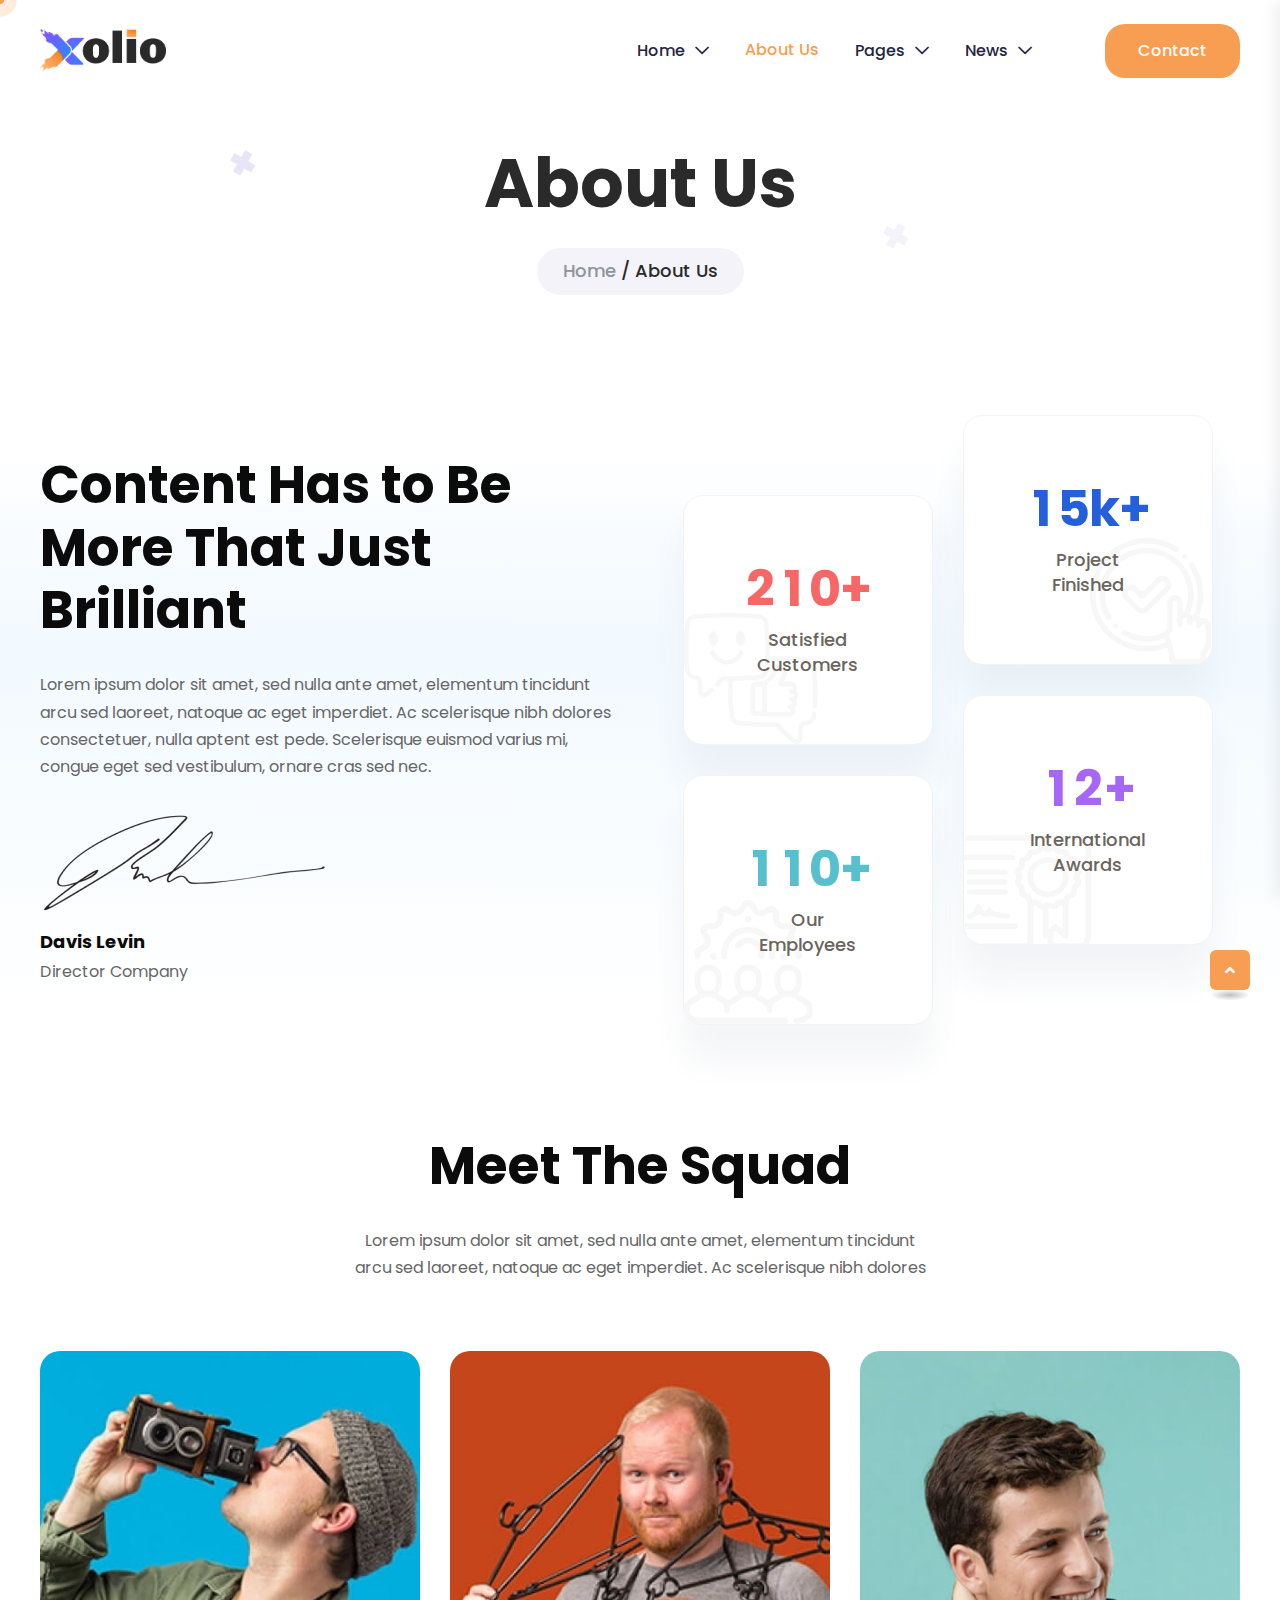
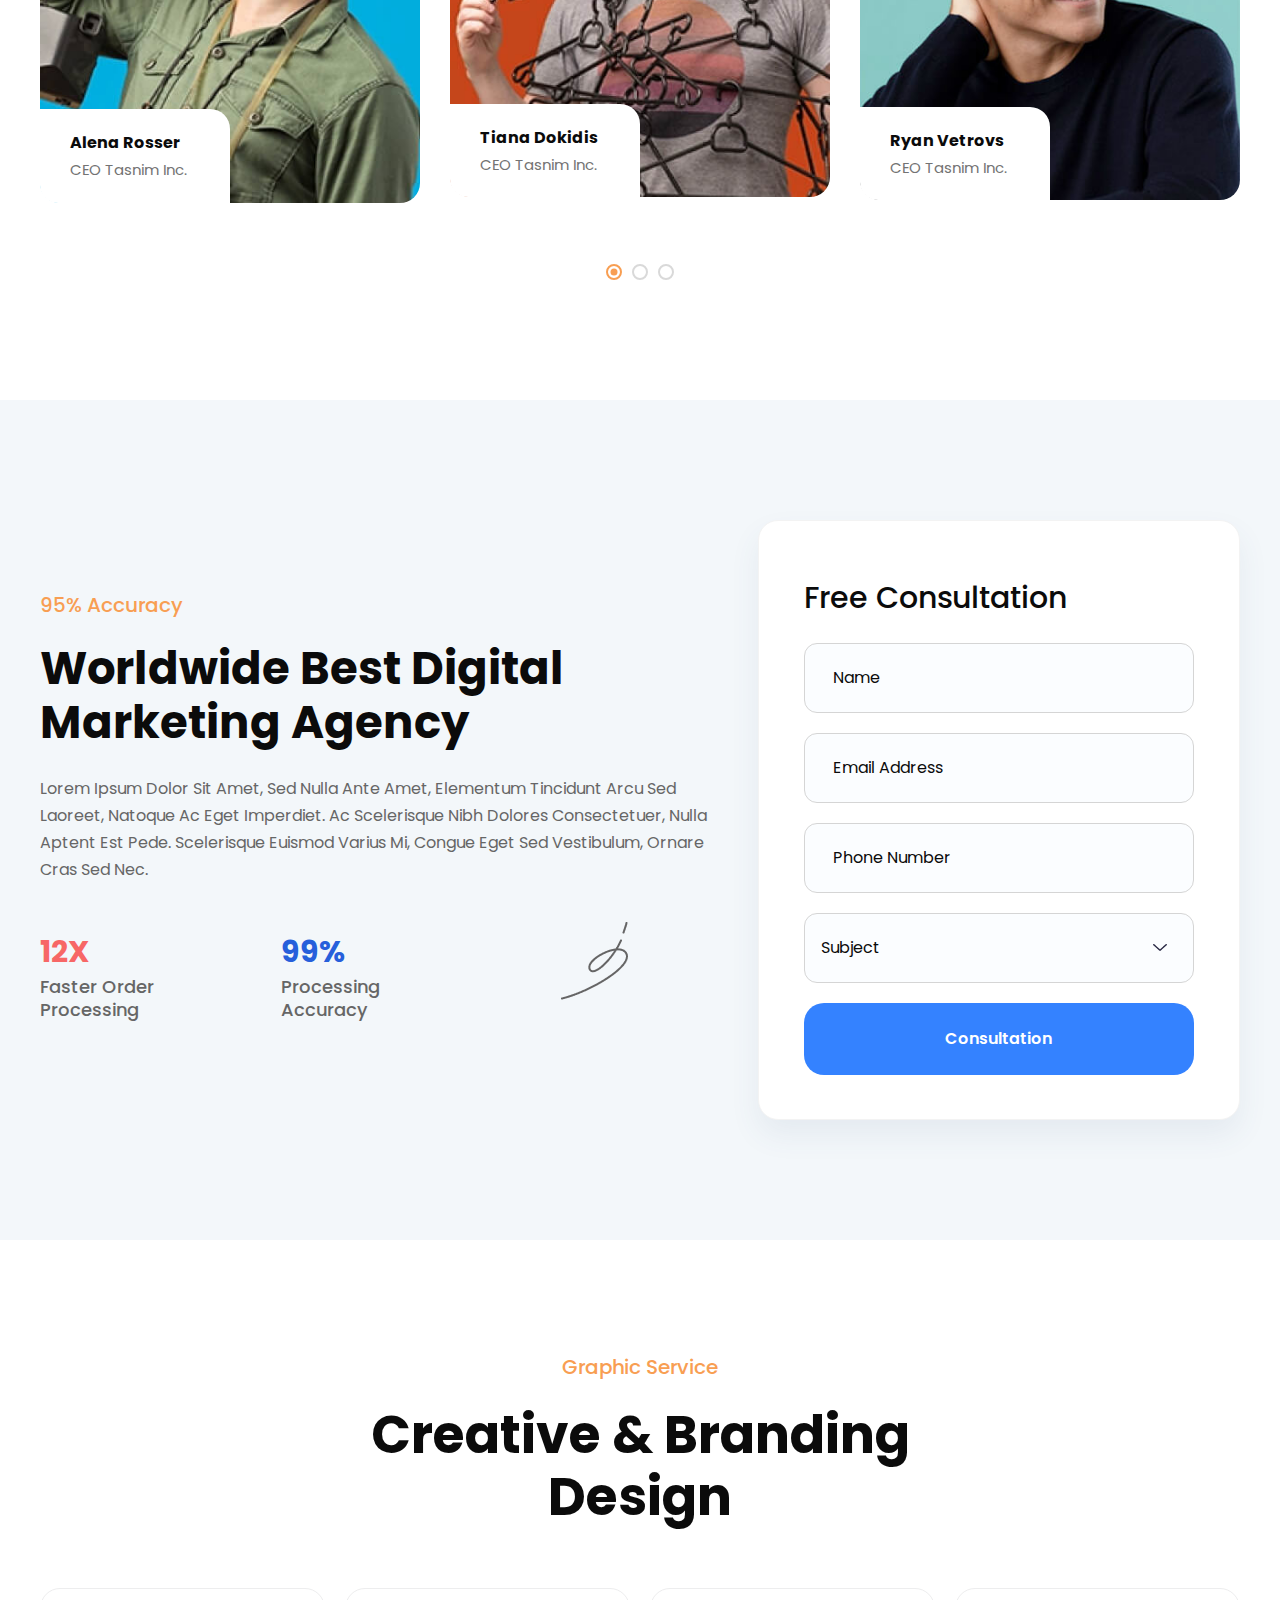
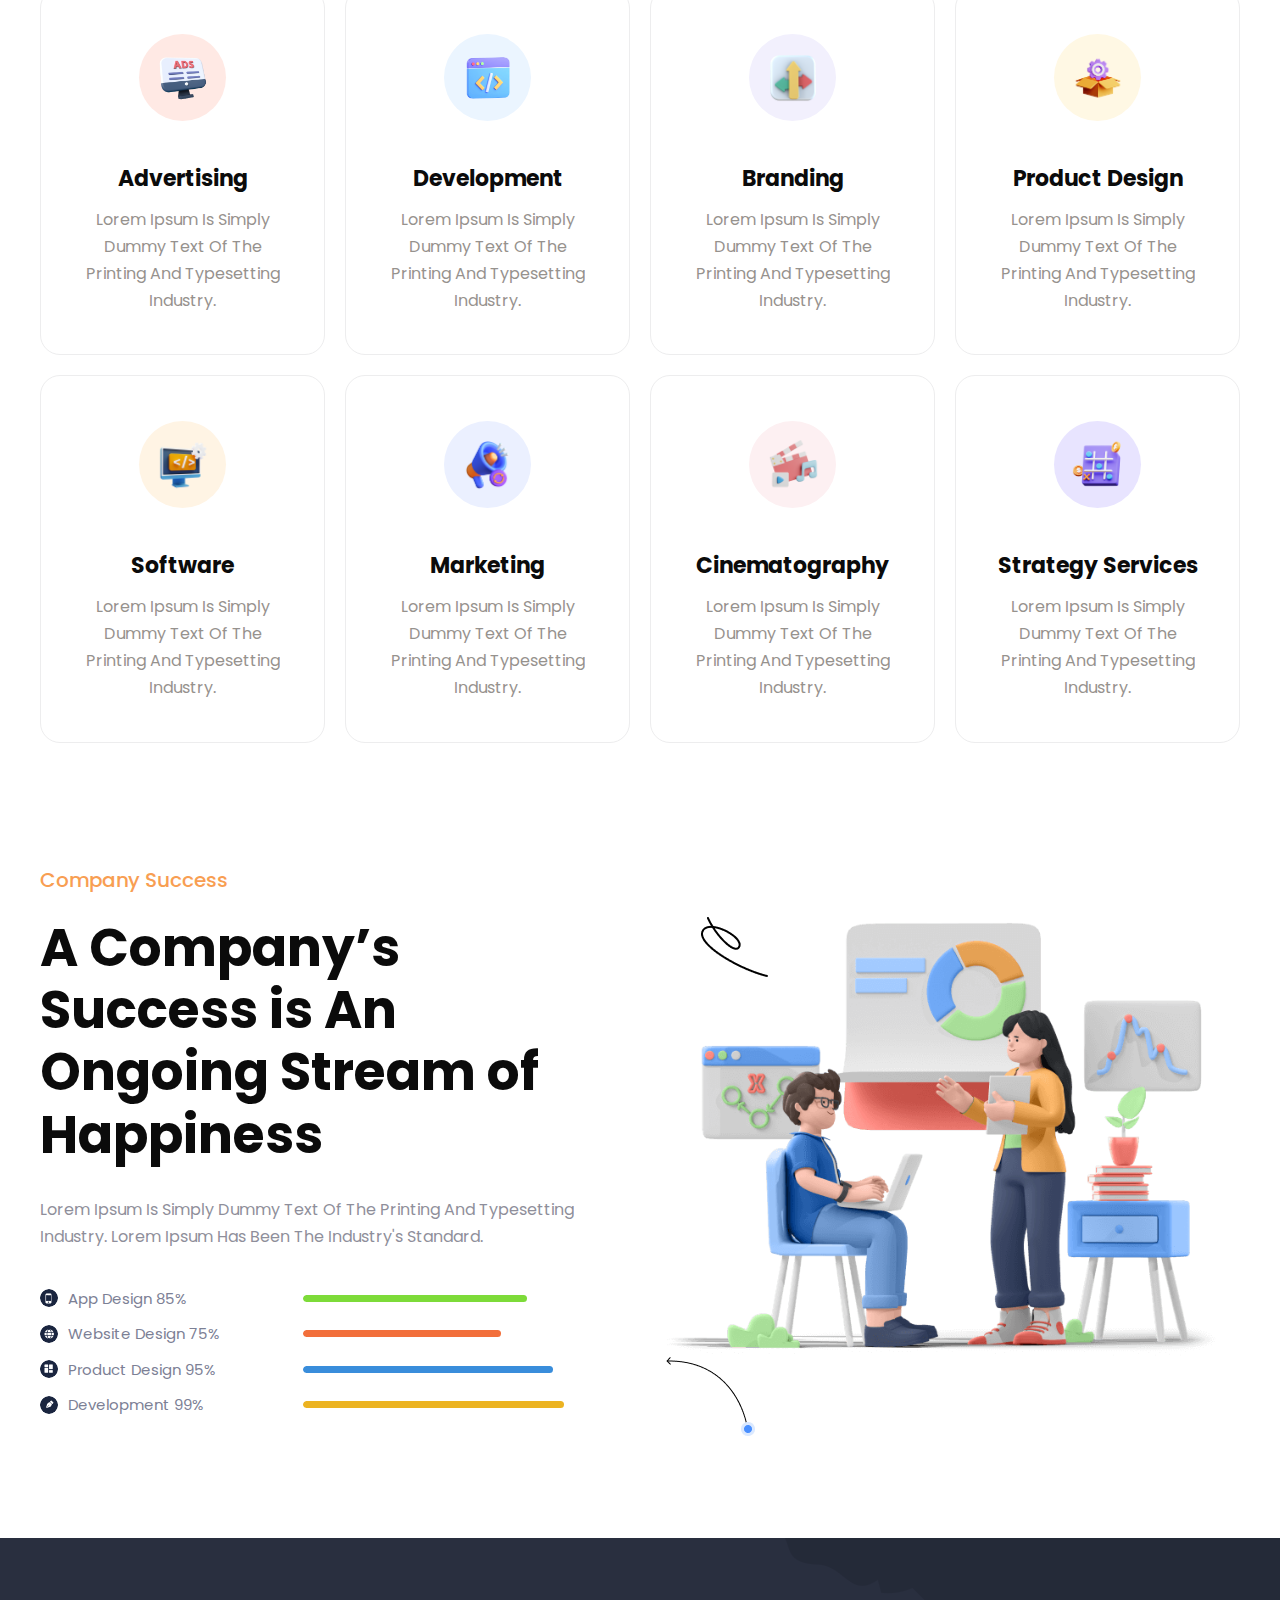
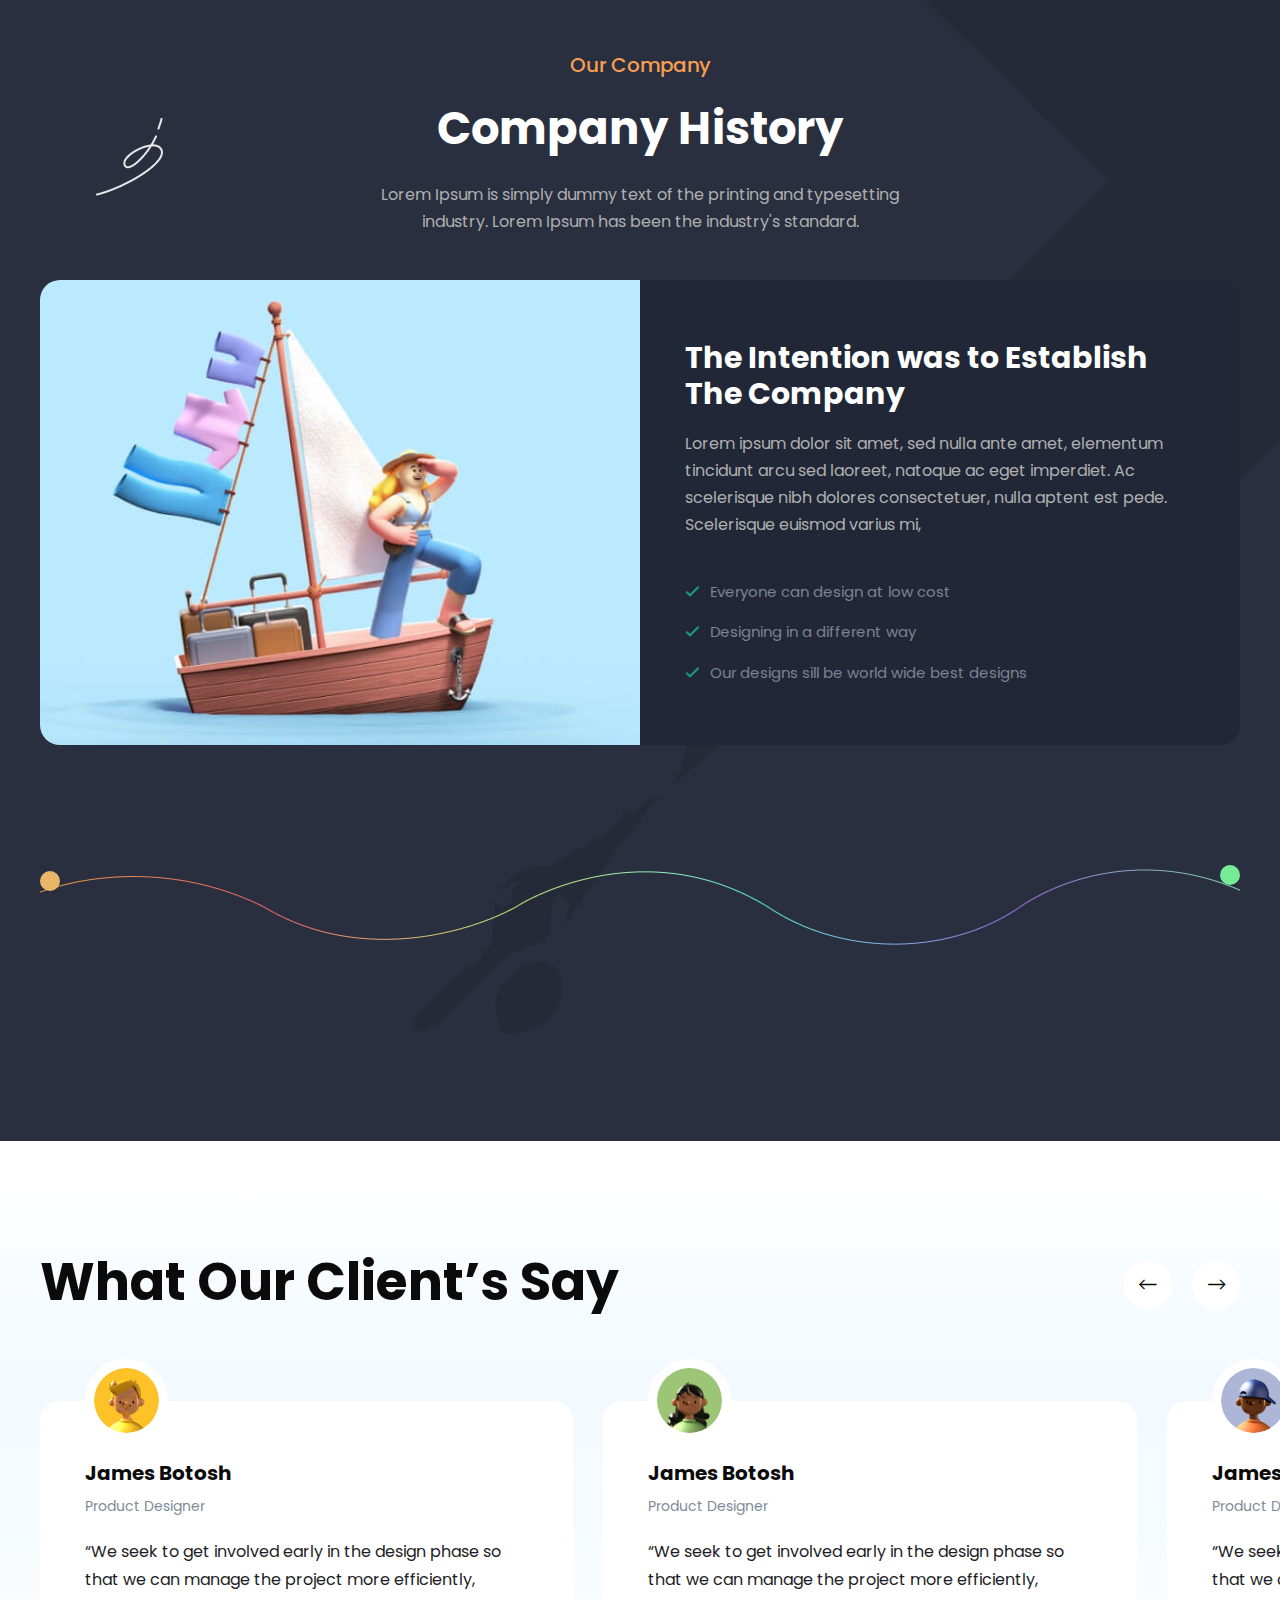
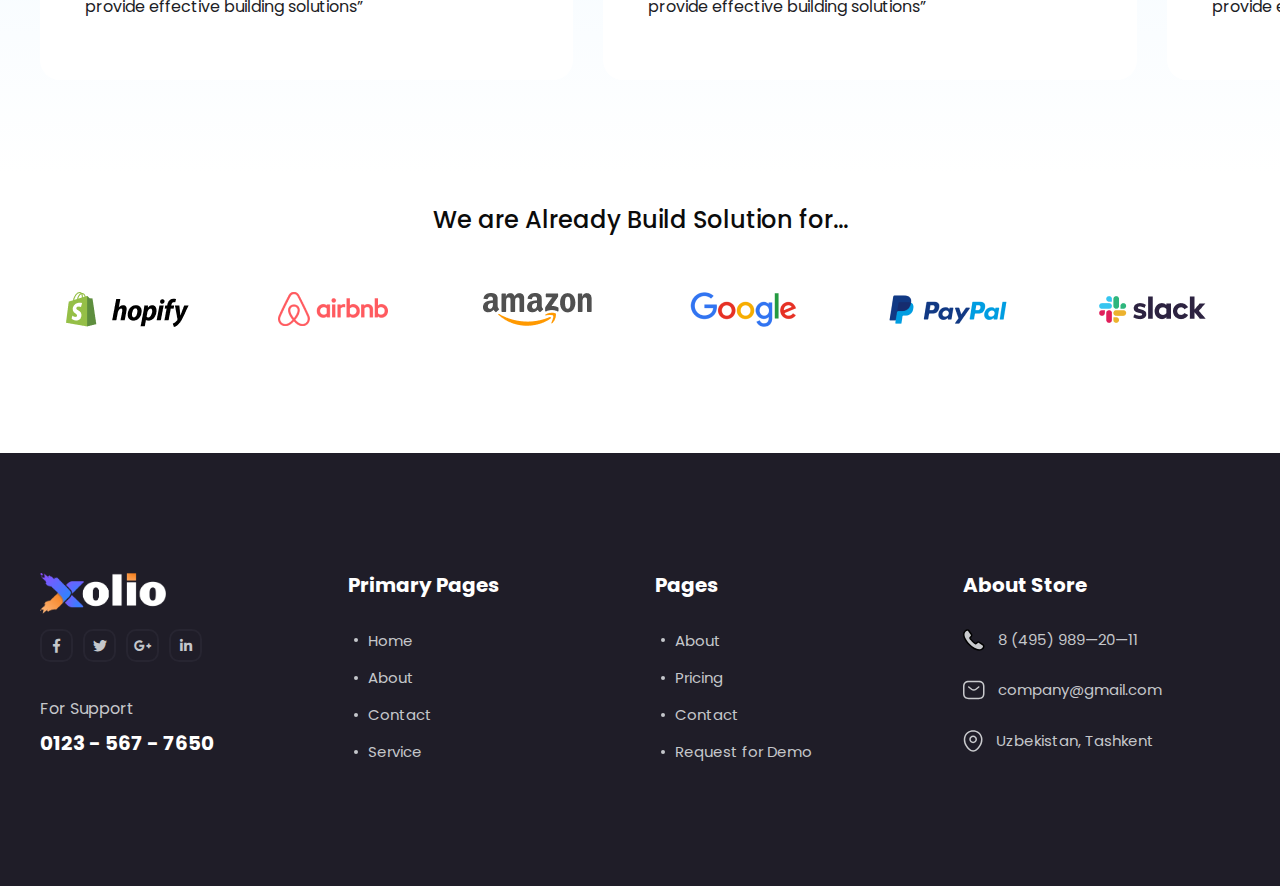
<file: about-us.html>
<!doctype html>
<html class="no-js" lang="en">
    <head>
        <meta charset="utf-8">
        <meta http-equiv="x-ua-compatible" content="ie=edge">
        <title>Xolio</title>
        <meta name="description" content="Xolio">
        <meta name="viewport" content="width=device-width, initial-scale=1">

		<link rel="shortcut icon" type="image/x-icon" href="assets/img/favicon.png">
        <!-- Place favicon.ico in the root directory -->

        <!-- CSS here -->
        <link rel="stylesheet" href="assets/css/bootstrap.min.css">
        <link rel="stylesheet" href="assets/css/animate.min.css">
        <link rel="stylesheet" href="assets/css/magnific-popup.css">
        <link rel="stylesheet" href="assets/css/fontawesome-all.min.css">
        <link rel="stylesheet" href="assets/css/swiper-bundle.min.css">
        <link rel="stylesheet" href="assets/css/odometer.css">
        <link rel="stylesheet" href="assets/css/slick.css">
        <link rel="stylesheet" href="assets/css/default.css">
        <link rel="stylesheet" href="assets/css/style.css">
        <link rel="stylesheet" href="assets/css/responsive.css">
    </head>
    <body>

        <!--Preloader-->
        <div id="preloader">
            <div id="loader" class="loader">
                <div class="loader-container">
                    <div class="loader-icon"><img src="assets/img/preloader.png" alt="Xolio">
                    </div>
                </div>
            </div>
        </div>
        <!--Preloader-end -->

        <!-- Custom-cursor -->
        <div class="mouseCursor cursor-outer"></div>
        <div class="mouseCursor cursor-inner"><span>Drag</span></div>
        <!-- Custom-cursor-end -->

		<!-- Scroll-top -->
        <button class="scroll-top scroll-to-target" data-target="html">
            <i class="fas fa-angle-up"></i>
        </button>
        <!-- Scroll-top-end-->

        <!-- header-area -->
        <header>
            <div id="sticky-header" class="menu-area transparent-header">
                <div class="container">
                    <div class="row">
                        <div class="col-12">
                            <div class="mobile-nav-toggler"><i class="fas fa-bars"></i></div>
                            <div class="menu-wrap">
                                <nav class="menu-nav">
                                    <div class="logo">
                                        <a href="index.html"><img src="assets/img/logo/logo.png" alt="Logo"></a>
                                    </div>
                                    <div class="navbar-wrap main-menu d-none d-lg-flex">
                                        <ul class="navigation">
                                            <li class="menu-item-has-children"><a href="#">Home</a>
                                                <ul class="sub-menu">
                                                    <li><a href="index.html">Creative Agency</a></li>
                                                    <li><a href="index-2.html">Personal Portfolio</a></li>
                                                    <li><a href="index-3.html">Digital Agency</a></li>
                                                </ul>
                                            </li>
                                            <li class="active"><a href="about-us.html">About Us</a></li>
                                            <li class="menu-item-has-children"><a href="#">pages</a>
                                                <ul class="sub-menu">
                                                    <li><a href="about-me.html">About Me</a></li>
                                                    <li><a href="team.html">Team Page</a></li>
                                                    <li><a href="team-details.html">Team Details</a></li>
                                                    <li><a href="project-details.html">Portfolio Details</a></li>
                                                    <li><a href="services-details.html">Services Details</a></li>
                                                    <li><a href="contact.html">Contact Us</a></li>
                                                </ul>
                                            </li>
                                            <li class="menu-item-has-children"><a href="#">News</a>
                                                <ul class="sub-menu">
                                                    <li><a href="blog.html">Our Blog</a></li>
                                                    <li><a href="blog-details.html">Blog Details</a></li>
                                                </ul>
                                            </li>
                                        </ul>
                                    </div>
                                    <div class="header-action">
                                        <ul class="list-wrap">
                                            <li class="header-btn"><a href="#!" class="btn">Contact <span></span></a></li>
                                        </ul>
                                    </div>
                                </nav>
                            </div>

                            <!-- Mobile Menu  -->
                            <div class="mobile-menu">
                                <nav class="menu-box">
                                    <div class="close-btn"><i class="fas fa-times"></i></div>
                                    <div class="nav-logo">
                                        <a href="index.html"><img src="assets/img/logo/logo.png" alt="Logo"></a>
                                    </div>
                                    <div class="menu-outer">
                                        <!--Here Menu Will Come Automatically Via Javascript / Same Menu as in Header-->
                                    </div>
                                    <div class="social-links">
                                        <ul class="clearfix list-wrap">
                                            <li><a href="#"><i class="fab fa-facebook-f"></i></a></li>
                                            <li><a href="#"><i class="fab fa-twitter"></i></a></li>
                                            <li><a href="#"><i class="fab fa-instagram"></i></a></li>
                                            <li><a href="#"><i class="fab fa-linkedin-in"></i></a></li>
                                            <li><a href="#"><i class="fab fa-youtube"></i></a></li>
                                        </ul>
                                    </div>
                                </nav>
                            </div>
                            <div class="menu-backdrop"></div>
                            <!-- End Mobile Menu -->

                        </div>
                    </div>
                </div>

                <!-- header-contact -->
                <div class="header-contact-wrap">
                    <div class="container">
                        <div class="row">
                            <div class="col-lg-8">
                                <div class="left-side-content">
                                    <h3 class="title">Contact</h3>
                                    <div class="row">
                                        <div class="col-xl-4 col-lg-5 col-md-6">
                                            <div class="contact-info-list">
                                                <ul class="list-wrap">
                                                    <li>
                                                        <div class="icon">
                                                            <svg viewBox="0 0 22 20" fill="none" xmlns="http://www.w3.org/2000/svg">
                                                                <path fill-rule="evenodd" clip-rule="evenodd"
                                                                    d="M1.5 6.5C1.5 4.89295 1.95538 3.86848 2.63534 3.2371C3.32535 2.59637 4.36497 2.25 5.75 2.25H15.75C17.135 2.25 18.1746 2.59637 18.8647 3.2371C19.5446 3.86848 20 4.89295 20 6.5V13.5C20 15.107 19.5446 16.1315 18.8647 16.7629C18.1746 17.4036 17.135 17.75 15.75 17.75H5.75C4.36497 17.75 3.32535 17.4036 2.63534 16.7629C1.95538 16.1315 1.5 15.107 1.5 13.5V6.5ZM5.75 0.75C4.13503 0.75 2.67465 1.15363 1.61466 2.1379C0.544615 3.13152 0 4.60705 0 6.5V13.5C0 15.393 0.544615 16.8685 1.61466 17.8621C2.67465 18.8464 4.13503 19.25 5.75 19.25H15.75C17.365 19.25 18.8254 18.8464 19.8853 17.8621C20.9554 16.8685 21.5 15.393 21.5 13.5V6.5C21.5 4.60705 20.9554 3.13152 19.8853 2.1379C18.8254 1.15363 17.365 0.75 15.75 0.75H5.75ZM16.2181 7.58602C16.5417 7.32751 16.5945 6.85558 16.336 6.53194C16.0775 6.20829 15.6056 6.15548 15.2819 6.41398L12.1529 8.91324L12.1525 8.91352C11.3961 9.51536 10.0946 9.51549 9.33799 8.91393L6.21898 6.41471C5.89574 6.1557 5.42373 6.20778 5.16471 6.53102C4.9057 6.85426 4.95778 7.32627 5.28102 7.58529L8.40101 10.0853L8.40286 10.0868C9.70626 11.1244 11.7837 11.1244 13.0871 10.0868L13.0881 10.086L16.2181 7.58602Z" />
                                                            </svg>
                                                        </div>
                                                        <div class="content">
                                                            <a href="mailto:company@gmail.com">company@gmail.com</a>
                                                        </div>
                                                    </li>
                                                    <li>
                                                        <div class="icon">
                                                            <svg viewBox="0 0 20 22" fill="none" xmlns="http://www.w3.org/2000/svg">
                                                                <path fill-rule="evenodd" clip-rule="evenodd"
                                                                    d="M2.48199 7.65591C3.37522 3.73032 6.71708 1.74769 10.1338 1.75C13.5508 1.75231 16.8905 3.73971 17.7791 7.66556L17.7791 7.6656C18.8362 12.3354 15.943 16.3756 13.2111 18.999L13.2097 19.0004C11.4913 20.659 8.77127 20.661 7.04076 18.9997C4.31866 16.3762 1.42493 12.3261 2.48199 7.65591ZM10.1348 0.250002C14.1154 0.252693 18.1706 2.60029 19.2421 7.33441C20.4848 12.8239 17.0589 17.3834 14.251 20.08C11.9497 22.3008 8.31046 22.2989 6.00106 20.0809L6.00012 20.08C3.20236 17.3836 -0.22362 12.8139 1.01908 7.32441L1.01926 7.32364C2.09618 2.58953 6.1542 0.247312 10.1348 0.250002ZM7.76166 9.30994C7.76166 8.00103 8.82274 6.93994 10.1317 6.93994C11.4406 6.93994 12.5017 8.00103 12.5017 9.30994C12.5017 10.6189 11.4406 11.6799 10.1317 11.6799C8.82274 11.6799 7.76166 10.6189 7.76166 9.30994ZM10.1317 5.43994C7.99432 5.43994 6.26166 7.1726 6.26166 9.30994C6.26166 11.4473 7.99432 13.1799 10.1317 13.1799C12.269 13.1799 14.0017 11.4473 14.0017 9.30994C14.0017 7.1726 12.269 5.43994 10.1317 5.43994Z" />
                                                            </svg>
                                                        </div>
                                                        <div class="content">
                                                            <span>Uzbekistan, Tashkent</span>
                                                        </div>
                                                    </li>
                                                    <li>
                                                        <div class="icon">
                                                            <svg viewBox="0 0 22 22" fill="none" xmlns="http://www.w3.org/2000/svg">
                                                                <path fill-rule="evenodd" clip-rule="evenodd"
                                                                    d="M1.5 11C1.5 5.89421 5.64421 1.75 10.75 1.75C15.8558 1.75 20 5.89421 20 11C20 16.1058 15.8558 20.25 10.75 20.25C5.64421 20.25 1.5 16.1058 1.5 11ZM10.75 0.25C4.81579 0.25 0 5.06579 0 11C0 16.9342 4.81579 21.75 10.75 21.75C16.6842 21.75 21.5 16.9342 21.5 11C21.5 5.06579 16.6842 0.25 10.75 0.25ZM11.1289 6.50977C11.1289 6.09555 10.7931 5.75977 10.3789 5.75977C9.96469 5.75977 9.62891 6.09555 9.62891 6.50977V10.6098C9.62891 11.0862 9.79027 11.5637 10.0149 11.9576C10.2393 12.3511 10.5673 12.7322 10.9755 12.9744L10.9766 12.975L14.0746 14.8238C14.4303 15.0361 14.8907 14.9198 15.1029 14.5641C15.3152 14.2084 15.1989 13.748 14.8432 13.5357L11.7433 11.6857L11.7413 11.6845C11.6099 11.6067 11.4483 11.4431 11.3179 11.2145C11.1875 10.9859 11.1289 10.7633 11.1289 10.6098V6.50977Z" />
                                                            </svg>
                                                        </div>
                                                        <div class="content">
                                                            <span>7 Days a week <br> from 10-00 am to 6-00 pm</span>
                                                        </div>
                                                    </li>
                                                </ul>
                                                <div class="lats-chat">
                                                    <a href="contact.html">Lat’s Chat</a>
                                                </div>
                                            </div>
                                        </div>
                                        <div class="col-xl-8 col-lg-7 col-md-6">
                                            <div class="our-best-project">
                                                <div class="content">
                                                    <h4 class="title">One of Our <span>Best Ongoing</span> Projects</h4>
                                                    <a href="project-details.html" class="btn">Details <span></span></a>
                                                </div>
                                                <div class="thumb">
                                                    <img src="assets/img/images/our_project_img.png" alt="">
                                                </div>
                                            </div>
                                        </div>
                                    </div>
                                </div>
                            </div>
                            <div class="col-lg-4">
                                <div class="customer-support-wrap">
                                    <h4 class="title">Customer Support</h4>
                                    <div class="customer-support-content">
                                        <div class="content-top">
                                            <img src="assets/img/images/support_img.png" alt="">
                                            <h4 class="title">Need Help Choosing a Plan?</h4>
                                        </div>
                                        <p>We offer solutions for businesses of all sizes. For questions about our plans and products,,
                                            contact our team of experts. <a href="contact.html">Get in touch</a></p>
                                    </div>
                                    <div class="content-bottom">
                                        <a href="contact.html">Support</a>
                                        <a href="contact.html">Documentation</a>
                                    </div>
                                </div>
                            </div>
                        </div>
                    </div>
                </div>
                <div class="body-contact-overlay"></div>
                <!-- header-contact-end -->

            </div>
        </header>
        <!-- header-area-end -->



        <!-- main-area -->
        <main>

            <!-- breadcrumb-area -->
            <section class="breadcrumb-area pt-175 pb-140">
                <div class="container">
                    <div class="row">
                        <div class="col-12">
                            <div class="breadcrumb-content">
                                <h2 class="title">About Us</h2>
                                <nav aria-label="breadcrumb">
                                    <ol class="breadcrumb">
                                        <li class="breadcrumb-item"><a href="index.html">Home</a></li>
                                        <li class="breadcrumb-item active" aria-current="page">About Us</li>
                                    </ol>
                                </nav>
                            </div>
                        </div>
                    </div>
                </div>
                <div class="breadcrumb-shape-wrap">
                    <img src="assets/img/images/breadcrumb_shape01.png" alt="">
                    <img src="assets/img/images/breadcrumb_shape02.png" alt="">
                </div>
            </section>
            <!-- breadcrumb-area-end -->

            <!-- counter-area -->
            <section class="counter-area-three">
                <div class="container">
                    <div class="row align-items-center">
                        <div class="col-lg-6 order-0 order-lg-2">
                            <div class="counter-item-wrap-three">
                                <ul class="list-wrap">
                                    <li>
                                        <div class="counter-item-three">
                                            <div class="icon">
                                                <img src="assets/img/icon/inner_counter_icon01.png" alt="">
                                            </div>
                                            <div class="content">
                                                <h2 class="count"><span class="odometer" data-count="210"></span>+</h2>
                                                <p>Satisfied <span>Customers</span></p>
                                            </div>
                                        </div>
                                    </li>
                                    <li>
                                        <div class="counter-item-three">
                                            <div class="icon">
                                                <img src="assets/img/icon/inner_counter_icon02.png" alt="">
                                            </div>
                                            <div class="content">
                                                <h2 class="count"><span class="odometer" data-count="15"></span>k+</h2>
                                                <p>Project <span>Finished</span></p>
                                            </div>
                                        </div>
                                    </li>
                                    <li>
                                        <div class="counter-item-three">
                                            <div class="icon">
                                                <img src="assets/img/icon/inner_counter_icon03.png" alt="">
                                            </div>
                                            <div class="content">
                                                <h2 class="count"><span class="odometer" data-count="110"></span>+</h2>
                                                <p>Our <span>Employees</span></p>
                                            </div>
                                        </div>
                                    </li>
                                    <li>
                                        <div class="counter-item-three">
                                            <div class="icon">
                                                <img src="assets/img/icon/inner_counter_icon04.png" alt="">
                                            </div>
                                            <div class="content">
                                                <h2 class="count"><span class="odometer" data-count="12"></span>+</h2>
                                                <p>International <span>Awards</span></p>
                                            </div>
                                        </div>
                                    </li>
                                </ul>
                            </div>
                        </div>
                        <div class="col-lg-6">
                            <div class="counter-content-three">
                                <div class="section-title title-style-two mb-30">
                                    <h2 class="title">Content Has to Be More That Just Brilliant</h2>
                                </div>
                                <p>Lorem ipsum dolor sit amet, sed nulla ante amet, elementum tincidunt arcu sed laoreet, natoque ac eget imperdiet. Ac
                                scelerisque nibh dolores consectetuer, nulla aptent est pede. Scelerisque euismod varius mi, congue eget sed vestibulum, ornare cras sed nec.</p>
                                <img src="assets/img/images/sine.png" alt="">
                                <div class="content-bottom">
                                    <h4 class="title-two">Davis Levin</h4>
                                    <span>Director Company</span>
                                </div>
                            </div>
                        </div>
                    </div>
                </div>
            </section>
            <!-- counter-area-two -->

            <!-- team-area -->
            <section class="team-area-two pt-110 pb-120">
                <div class="container">
                    <div class="row justify-content-center">
                        <div class="col-xl-7">
                            <div class="section-title title-style-two text-center mb-70">
                                <h2 class="title">Meet The Squad</h2>
                                <p>Lorem ipsum dolor sit amet, sed nulla ante amet, elementum tincidunt arcu sed laoreet, natoque ac eget imperdiet. Ac scelerisque nibh dolores</p>
                            </div>
                        </div>
                    </div>
                    <div class="row team-active">
                        <div class="col-lg-4">
                            <div class="team-item">
                                <div class="team-thumb">
                                    <a href="team-details.html"><img src="assets/img/team/inner_team01.jpg" alt=""></a>
                                </div>
                                <div class="team-content">
                                    <h2 class="title"><a href="team-details.html">Alena Rosser</a></h2>
                                    <span>CEO Tasnim Inc.</span>
                                    <div class="team-social">
                                        <ul class="list-wrap">
                                            <li><a href="#"><i class="fab fa-facebook-f"></i></a></li>
                                            <li><a href="#"><i class="fab fa-twitter"></i></a></li>
                                            <li><a href="#"><i class="fab fa-linkedin-in"></i></a></li>
                                            <li><a href="#"><i class="fab fa-behance"></i></a></li>
                                        </ul>
                                    </div>
                                </div>
                            </div>
                        </div>
                        <div class="col-lg-4">
                            <div class="team-item">
                                <div class="team-thumb">
                                    <a href="team-details.html"><img src="assets/img/team/inner_team02.jpg" alt=""></a>
                                </div>
                                <div class="team-content">
                                    <h2 class="title"><a href="team-details.html">Tiana Dokidis</a></h2>
                                    <span>CEO Tasnim Inc.</span>
                                    <div class="team-social">
                                        <ul class="list-wrap">
                                            <li><a href="#"><i class="fab fa-facebook-f"></i></a></li>
                                            <li><a href="#"><i class="fab fa-twitter"></i></a></li>
                                            <li><a href="#"><i class="fab fa-linkedin-in"></i></a></li>
                                            <li><a href="#"><i class="fab fa-behance"></i></a></li>
                                        </ul>
                                    </div>
                                </div>
                            </div>
                        </div>
                        <div class="col-lg-4">
                            <div class="team-item">
                                <div class="team-thumb">
                                    <a href="team-details.html"><img src="assets/img/team/inner_team03.jpg" alt=""></a>
                                </div>
                                <div class="team-content">
                                    <h2 class="title"><a href="team-details.html">Ryan Vetrovs</a></h2>
                                    <span>CEO Tasnim Inc.</span>
                                    <div class="team-social">
                                        <ul class="list-wrap">
                                            <li><a href="#"><i class="fab fa-facebook-f"></i></a></li>
                                            <li><a href="#"><i class="fab fa-twitter"></i></a></li>
                                            <li><a href="#"><i class="fab fa-linkedin-in"></i></a></li>
                                            <li><a href="#"><i class="fab fa-behance"></i></a></li>
                                        </ul>
                                    </div>
                                </div>
                            </div>
                        </div>
                        <div class="col-lg-4">
                            <div class="team-item">
                                <div class="team-thumb">
                                    <a href="team-details.html"><img src="assets/img/team/inner_team04.jpg" alt=""></a>
                                </div>
                                <div class="team-content">
                                    <h2 class="title"><a href="team-details.html">Emerson Saris</a></h2>
                                    <span>CEO Tasnim Inc.</span>
                                    <div class="team-social">
                                        <ul class="list-wrap">
                                            <li><a href="#"><i class="fab fa-facebook-f"></i></a></li>
                                            <li><a href="#"><i class="fab fa-twitter"></i></a></li>
                                            <li><a href="#"><i class="fab fa-linkedin-in"></i></a></li>
                                            <li><a href="#"><i class="fab fa-behance"></i></a></li>
                                        </ul>
                                    </div>
                                </div>
                            </div>
                        </div>
                        <div class="col-lg-4">
                            <div class="team-item">
                                <div class="team-thumb">
                                    <a href="team-details.html"><img src="assets/img/team/inner_team05.jpg" alt=""></a>
                                </div>
                                <div class="team-content">
                                    <h2 class="title"><a href="team-details.html">Lindsey Schleifer</a></h2>
                                    <span>CEO Tasnim Inc.</span>
                                    <div class="team-social">
                                        <ul class="list-wrap">
                                            <li><a href="#"><i class="fab fa-facebook-f"></i></a></li>
                                            <li><a href="#"><i class="fab fa-twitter"></i></a></li>
                                            <li><a href="#"><i class="fab fa-linkedin-in"></i></a></li>
                                            <li><a href="#"><i class="fab fa-behance"></i></a></li>
                                        </ul>
                                    </div>
                                </div>
                            </div>
                        </div>
                    </div>
                </div>
            </section>
            <!-- team-area-end -->

            <!-- consultation-area -->
            <section class="consultation-area consultation-area-two pt-120 pb-120">
                <div class="container">
                    <div class="row align-items-center">
                        <div class="col-lg-7">
                            <div class="consultation-content">
                                <div class="section-title mb-25">
                                    <span class="sub-title">95% Accuracy</span>
                                    <h2 class="title">Worldwide Best Digital Marketing Agency</h2>
                                </div>
                                <p>Lorem ipsum dolor sit amet, sed nulla ante amet, elementum tincidunt arcu sed laoreet, natoque ac eget imperdiet. Ac
                                scelerisque nibh dolores consectetuer, nulla aptent est pede. Scelerisque euismod varius mi, congue eget sed vestibulum, ornare cras sed nec.</p>
                                <div class="consultation-list">
                                    <ul class="list-wrap">
                                        <li>
                                            <h6 class="title">12X</h6>
                                            <p>Faster Order <span>Processing</span></p>
                                        </li>
                                        <li>
                                            <h6 class="title">99%</h6>
                                            <p>Processing <span>Accuracy</span></p>
                                        </li>
                                    </ul>
                                </div>
                            </div>
                        </div>
                        <div class="col-lg-5">
                            <div class="consultation-form-wrap">
                                <h4 class="title">Free Consultation</h4>
                                <form action="#">
                                    <div class="form-grp">
                                        <input type="text" placeholder="Name">
                                    </div>
                                    <div class="form-grp">
                                        <input type="email" placeholder="Email Address">
                                    </div>
                                    <div class="form-grp">
                                        <input type="text" placeholder="Phone Number">
                                    </div>
                                    <div class="form-grp">
                                        <select id="shortBy" name="select" class="form-select" aria-label="Default select example">
                                            <option value="">Subject</option>
                                            <option>Subject One</option>
                                            <option>Subject Two</option>
                                            <option>Subject Three</option>
                                            <option>Subject Four</option>
                                        </select>
                                    </div>
                                    <button class="btn" type="submit">Consultation</button>
                                </form>
                            </div>
                        </div>
                    </div>
                </div>
                <div class="consultation-shape-wrap">
                    <img src="assets/img/images/consultation_shape01.png" alt="" class="shape-one ribbonRotate">
                    <img src="assets/img/images/consultation_shape02.png" alt="" class="shape-two float-bob-x">
                </div>
            </section>
            <!-- consultation-area-end -->

            <!-- services-area -->
            <section class="inner-services-area pt-110 pb-100">
                <div class="container">
                    <div class="row justify-content-center">
                        <div class="col-lg-6">
                            <div class="section-title title-style-two text-center mb-60">
                                <span class="sub-title">Graphic Service</span>
                                <h2 class="title">Creative & Branding Design</h2>
                            </div>
                        </div>
                    </div>
                    <div class="inner-services-item-wrap">
                        <div class="row justify-content-center">
                            <div class="col-xl-3 col-lg-4 col-md-6 col-sm-8">
                                <div class="services-item-four">
                                    <div class="services-icon-four">
                                        <img src="assets/img/icon/inner_services_icon01.png" alt="">
                                    </div>
                                    <div class="services-content-four">
                                        <h2 class="title"><a href="services-details.html">Advertising</a></h2>
                                        <p>Lorem Ipsum is simply dummy text of the printing and typesetting industry.</p>
                                    </div>
                                </div>
                            </div>
                            <div class="col-xl-3 col-lg-4 col-md-6 col-sm-8">
                                <div class="services-item-four">
                                    <div class="services-icon-four">
                                        <img src="assets/img/icon/inner_services_icon02.png" alt="">
                                    </div>
                                    <div class="services-content-four">
                                        <h2 class="title"><a href="services-details.html">Development</a></h2>
                                        <p>Lorem Ipsum is simply dummy text of the printing and typesetting industry.</p>
                                    </div>
                                </div>
                            </div>
                            <div class="col-xl-3 col-lg-4 col-md-6 col-sm-8">
                                <div class="services-item-four">
                                    <div class="services-icon-four">
                                        <img src="assets/img/icon/inner_services_icon03.png" alt="">
                                    </div>
                                    <div class="services-content-four">
                                        <h2 class="title"><a href="services-details.html">Branding</a></h2>
                                        <p>Lorem Ipsum is simply dummy text of the printing and typesetting industry.</p>
                                    </div>
                                </div>
                            </div>
                            <div class="col-xl-3 col-lg-4 col-md-6 col-sm-8">
                                <div class="services-item-four">
                                    <div class="services-icon-four">
                                        <img src="assets/img/icon/inner_services_icon04.png" alt="">
                                    </div>
                                    <div class="services-content-four">
                                        <h2 class="title"><a href="services-details.html">Product Design</a></h2>
                                        <p>Lorem Ipsum is simply dummy text of the printing and typesetting industry.</p>
                                    </div>
                                </div>
                            </div>
                            <div class="col-xl-3 col-lg-4 col-md-6 col-sm-8">
                                <div class="services-item-four">
                                    <div class="services-icon-four">
                                        <img src="assets/img/icon/inner_services_icon05.png" alt="">
                                    </div>
                                    <div class="services-content-four">
                                        <h2 class="title"><a href="services-details.html">Software</a></h2>
                                        <p>Lorem Ipsum is simply dummy text of the printing and typesetting industry.</p>
                                    </div>
                                </div>
                            </div>
                            <div class="col-xl-3 col-lg-4 col-md-6 col-sm-8">
                                <div class="services-item-four">
                                    <div class="services-icon-four">
                                        <img src="assets/img/icon/inner_services_icon06.png" alt="">
                                    </div>
                                    <div class="services-content-four">
                                        <h2 class="title"><a href="services-details.html">Marketing</a></h2>
                                        <p>Lorem Ipsum is simply dummy text of the printing and typesetting industry.</p>
                                    </div>
                                </div>
                            </div>
                            <div class="col-xl-3 col-lg-4 col-md-6 col-sm-8">
                                <div class="services-item-four">
                                    <div class="services-icon-four">
                                        <img src="assets/img/icon/inner_services_icon07.png" alt="">
                                    </div>
                                    <div class="services-content-four">
                                        <h2 class="title"><a href="services-details.html">Cinematography</a></h2>
                                        <p>Lorem Ipsum is simply dummy text of the printing and typesetting industry.</p>
                                    </div>
                                </div>
                            </div>
                            <div class="col-xl-3 col-lg-4 col-md-6 col-sm-8">
                                <div class="services-item-four">
                                    <div class="services-icon-four">
                                        <img src="assets/img/icon/inner_services_icon08.png" alt="">
                                    </div>
                                    <div class="services-content-four">
                                        <h2 class="title"><a href="services-details.html">Strategy Services</a></h2>
                                        <p>Lorem Ipsum is simply dummy text of the printing and typesetting industry.</p>
                                    </div>
                                </div>
                            </div>
                        </div>
                    </div>
                </div>
            </section>
            <!-- services-area-end -->

            <!-- success-area -->
            <section class="success-area pb-120">
                <div class="container">
                    <div class="row align-items-center">
                        <div class="col-lg-6 order-0 order-lg-2">
                            <div class="success-img">
                                <img src="assets/img/images/success_img.png" alt="">
                            </div>
                        </div>
                        <div class="col-lg-6">
                            <div class="success-content">
                                <div class="section-title title-style-two mb-30">
                                    <span class="sub-title">Company Success</span>
                                    <h2 class="title">A Company’s Success is An Ongoing Stream of Happiness</h2>
                                </div>
                                <p>Lorem Ipsum is simply dummy text of the printing and typesetting industry. Lorem Ipsum has been the industry's standard.</p>
                                <div class="success-list">
                                    <ul class="list-wrap">
                                        <li>
                                            <div class="content">
                                                <img src="assets/img/icon/success_icon01.png" alt="">
                                                <span>App Design 85%</span>
                                            </div>
                                            <div class="progress">
                                                <div class="progress-bar" role="progressbar" style="width: 85%;" aria-valuenow="85" aria-valuemin="0"
                                                    aria-valuemax="100"></div>
                                            </div>
                                        </li>
                                        <li>
                                            <div class="content">
                                                <img src="assets/img/icon/success_icon02.png" alt="">
                                                <span>Website Design 75%</span>
                                            </div>
                                            <div class="progress">
                                                <div class="progress-bar" role="progressbar" style="width: 75%;" aria-valuenow="75" aria-valuemin="0"
                                                    aria-valuemax="100"></div>
                                            </div>
                                        </li>
                                        <li>
                                            <div class="content">
                                                <img src="assets/img/icon/success_icon03.png" alt="">
                                                <span>Product Design 95%</span>
                                            </div>
                                            <div class="progress">
                                                <div class="progress-bar" role="progressbar" style="width: 95%;" aria-valuenow="95" aria-valuemin="0"
                                                    aria-valuemax="100"></div>
                                            </div>
                                        </li>
                                        <li>
                                            <div class="content">
                                                <img src="assets/img/icon/success_icon04.png" alt="">
                                                <span>Development 99%</span>
                                            </div>
                                            <div class="progress">
                                                <div class="progress-bar" role="progressbar" style="width: 99%;" aria-valuenow="99" aria-valuemin="0"
                                                    aria-valuemax="100"></div>
                                            </div>
                                        </li>
                                    </ul>
                                </div>
                            </div>
                        </div>
                    </div>
                </div>
                <div class="success-shape-wrap">
                    <img src="assets/img/images/success_shape01.png" alt="">
                    <img src="assets/img/images/success_shape02.png" alt="">
                </div>
            </section>
            <!-- success-area-end -->

            <!-- history-area -->
            <section class="history-area">
                <div class="container">
                    <div class="row justify-content-center">
                        <div class="col-xl-6 col-lg-8">
                            <div class="section-title white-title text-center mb-45">
                                <span class="sub-title">Our Company</span>
                                <h2 class="title">Company History</h2>
                                <p>Lorem Ipsum is simply dummy text of the printing and typesetting industry. Lorem Ipsum has been the industry's standard.</p>
                            </div>
                        </div>
                    </div>
                    <div class="history-inner">
                        <div class="history-img">
                            <img src="assets/img/images/history_img.jpg" alt="">
                        </div>
                        <div class="row g-0 justify-content-end">
                            <div class="col-lg-6">
                                <div class="history-content">
                                    <h2 class="title">The Intention was to Establish The Company</h2>
                                    <p>Lorem ipsum dolor sit amet, sed nulla ante amet, elementum tincidunt arcu sed laoreet, natoque ac eget imperdiet.
                                        Ac scelerisque nibh dolores consectetuer, nulla aptent est pede. Scelerisque euismod varius mi,</p>
                                    <ul class="list-wrap">
                                        <li><i class="far fa-check"></i>Everyone can design at low cost</li>
                                        <li><i class="far fa-check"></i>Designing in a different way</li>
                                        <li><i class="far fa-check"></i>Our designs sill be world wide best designs</li>
                                    </ul>
                                </div>
                            </div>
                        </div>
                    </div>
                    <div class="history-roadmap-wrap">
                        <div class="roadmap-line-shape">
                            <span class="dot-one pulse-one"></span>
                            <span class="dot-two pulse-two"></span>
                        </div>
                        <ul class="list-wrap">
                            <li class="wow fadeInDown" data-wow-delay=".2s" data-wow-duration="1.5s">
                                <span class="dot pulse-three"></span>
                                <div class="content">
                                    <h5 class="title">2020</h5>
                                    <p>January 14 th</p>
                                </div>
                            </li>
                            <li class="wow fadeInUp" data-wow-delay=".2s" data-wow-duration="1.5s">
                                <span class="dot pulse-four"></span>
                                <div class="content">
                                    <h5 class="title">2021</h5>
                                    <p>January 14 th</p>
                                </div>
                            </li>
                            <li class="wow fadeInDown" data-wow-delay=".2s" data-wow-duration="1.5s">
                                <span class="dot pulse-five"></span>
                                <div class="content">
                                    <h5 class="title">2022</h5>
                                    <p>January 14 th</p>
                                </div>
                            </li>
                            <li class="wow fadeInUp" data-wow-delay=".2s" data-wow-duration="1.5s">
                                <span class="dot pulse-six"></span>
                                <div class="content">
                                    <h5 class="title">2023</h5>
                                    <p>January 14 th</p>
                                </div>
                            </li>
                        </ul>
                    </div>
                </div>
                <div class="history-shape-wrap">
                    <img src="assets/img/images/history_shape01.png" alt="">
                    <img src="assets/img/images/history_shape02.png" alt="">
                </div>
            </section>
            <!-- history-area-end -->

            <!-- testimonial-area -->
            <section class="testimonial-area-three testimonial-area-four">
                <div class="container">
                    <div class="row align-items-center">
                        <div class="col-md-8">
                            <div class="section-title title-style-two mb-45">
                                <h2 class="title">What Our Client’s Say</h2>
                            </div>
                        </div>
                        <div class="col-md-4">
                            <div class="testimonial-nav">
                                <button class="swiper-button-prev"></button>
                                <button class="swiper-button-next"></button>
                            </div>
                        </div>
                    </div>
                    <div class="row">
                        <div class="col-lg-12">
                            <div class="swiper-container testimonial-active-three">
                                <div class="swiper-wrapper">
                                    <div class="swiper-slide">
                                        <div class="testimonial-item-three">
                                            <div class="testimonial-thumb-three">
                                                <img src="assets/img/images/testimonial_avatar01.png" alt="">
                                            </div>
                                            <div class="testimonial-content-three">
                                                <h4 class="title">James Botosh</h4>
                                                <span>Product Designer</span>
                                                <p>“We seek to get involved early in the design phase so that we can manage the project more efficiently, provide effective building solutions”</p>
                                            </div>
                                        </div>
                                    </div>
                                    <div class="swiper-slide">
                                        <div class="testimonial-item-three">
                                            <div class="testimonial-thumb-three">
                                                <img src="assets/img/images/testimonial_avatar02.png" alt="">
                                            </div>
                                            <div class="testimonial-content-three">
                                                <h4 class="title">James Botosh</h4>
                                                <span>Product Designer</span>
                                                <p>“We seek to get involved early in the design phase so that we can manage the project more efficiently, provide effective building solutions”</p>
                                            </div>
                                        </div>
                                    </div>
                                    <div class="swiper-slide">
                                        <div class="testimonial-item-three">
                                            <div class="testimonial-thumb-three">
                                                <img src="assets/img/images/testimonial_avatar03.png" alt="">
                                            </div>
                                            <div class="testimonial-content-three">
                                                <h4 class="title">James Botosh</h4>
                                                <span>Product Designer</span>
                                                <p>“We seek to get involved early in the design phase so that we can manage the project more efficiently, provide effective building solutions”</p>
                                            </div>
                                        </div>
                                    </div>
                                </div>
                            </div>
                        </div>
                    </div>
                </div>
            </section>
            <!-- testimonial-area-end -->

            <!-- brand-area -->
            <div class="brand-area pb-120">
                <div class="container">
                    <div class="row">
                        <div class="col-lg-12">
                            <span class="title">We are Already Build Solution for...</span>
                        </div>
                    </div>
                    <div class="row brand-active">
                        <div class="col-12">
                            <div class="brand-item-two">
                                <img src="assets/img/brand/h3_brand_img01.png" alt="">
                            </div>
                        </div>
                        <div class="col-12">
                            <div class="brand-item-two">
                                <img src="assets/img/brand/h3_brand_img02.png" alt="">
                            </div>
                        </div>
                        <div class="col-12">
                            <div class="brand-item-two">
                                <img src="assets/img/brand/h3_brand_img03.png" alt="">
                            </div>
                        </div>
                        <div class="col-12">
                            <div class="brand-item-two">
                                <img src="assets/img/brand/h3_brand_img04.png" alt="">
                            </div>
                        </div>
                        <div class="col-12">
                            <div class="brand-item-two">
                                <img src="assets/img/brand/h3_brand_img05.png" alt="">
                            </div>
                        </div>
                        <div class="col-12">
                            <div class="brand-item-two">
                                <img src="assets/img/brand/h3_brand_img06.png" alt="">
                            </div>
                        </div>
                    </div>
                </div>
            </div>
            <!-- brand-area-end -->

        </main>
        <!-- main-area-end -->

        <!-- footer-area -->
        <footer>
            <div class="footer-area">
                <div class="footer-top">
                    <div class="container">
                        <div class="row">
                            <div class="col-lg-3 col-sm-6">
                                <div class="footer-widget">
                                    <div class="logo">
                                        <a href="index.html"><img src="assets/img/logo/w_logo.png" alt=""></a>
                                    </div>
                                    <div class="footer-social">
                                        <ul class="list-wrap">
                                            <li><a href="#"><i class="fab fa-facebook-f"></i></a></li>
                                            <li class="active"><a href="#"><i class="fab fa-twitter"></i></a></li>
                                            <li><a href="#"><i class="fab fa-google-plus-g"></i></a></li>
                                            <li><a href="#"><i class="fab fa-linkedin-in"></i></a></li>
                                        </ul>
                                    </div>
                                    <div class="footer-contact">
                                        <span>For Support</span>
                                        <h2 class="title"><a href="tel:0123456789">0123 - 567 - 7650</a></h2>
                                    </div>
                                </div>
                            </div>
                            <div class="col-lg-3 col-sm-6">
                                <div class="footer-widget">
                                    <h4 class="fw-title">Primary Pages</h4>
                                    <div class="fw-link">
                                        <ul class="list-wrap">
                                            <li><a href="index.html">Home</a></li>
                                            <li><a href="about-us.html">About</a></li>
                                            <li><a href="contact.html">Contact</a></li>
                                            <li><a href="services-details.html">Service</a></li>
                                        </ul>
                                    </div>
                                </div>
                            </div>
                            <div class="col-lg-3 col-sm-6">
                                <div class="footer-widget">
                                    <h4 class="fw-title">Pages</h4>
                                    <div class="fw-link">
                                        <ul class="list-wrap">
                                            <li><a href="about-us.html">About</a></li>
                                            <li><a href="contact.html">Pricing</a></li>
                                            <li><a href="contact.html">Contact</a></li>
                                            <li><a href="contact.html">Request for Demo</a></li>
                                        </ul>
                                    </div>
                                </div>
                            </div>
                            <div class="col-lg-3 col-sm-6">
                                <div class="footer-widget">
                                    <h4 class="fw-title">About Store</h4>
                                    <div class="footer-about">
                                        <ul class="list-wrap">
                                            <li><img src="assets/img/icon/phone_icon.svg" alt=""><a href="tel:0123456789">8 (495) 989—20—11</a></li>
                                            <li><img src="assets/img/icon/mail_icon.svg" alt=""><a href="mailto:company@gmail.com">company@gmail.com</a></li>
                                            <li><img src="assets/img/icon/loction_icon.svg" alt=""><span> Uzbekistan, Tashkent</span></li>
                                        </ul>
                                    </div>
                                </div>
                            </div>
                        </div>
                    </div>
                </div>
            </div>
        </footer>
        <!-- footer-area-end -->



        <!-- JS here -->
        <script src="assets/js/vendor/jquery-3.6.0.min.js"></script>
        <script src="assets/js/bootstrap.min.js"></script>
        <script src="assets/js/isotope.pkgd.min.js"></script>
        <script src="assets/js/imagesloaded.pkgd.min.js"></script>
        <script src="assets/js/jquery.magnific-popup.min.js"></script>
        <script src="assets/js/jquery.odometer.min.js"></script>
        <script src="assets/js/swiper-bundle.min.js"></script>
        <script src="assets/js/jquery.appear.js"></script>
        <script src="assets/js/slick.min.js"></script>
        <script src="assets/js/ajax-form.js"></script>
        <script src="assets/js/parallax.min.js"></script>
        <script src="assets/js/jquery.parallaxScroll.min.js"></script>
        <script src="assets/js/tween-max.js"></script>
        <script src="assets/js/wow.min.js"></script>
        <script src="assets/js/main.js"></script>
    </body>
</html>
</file>
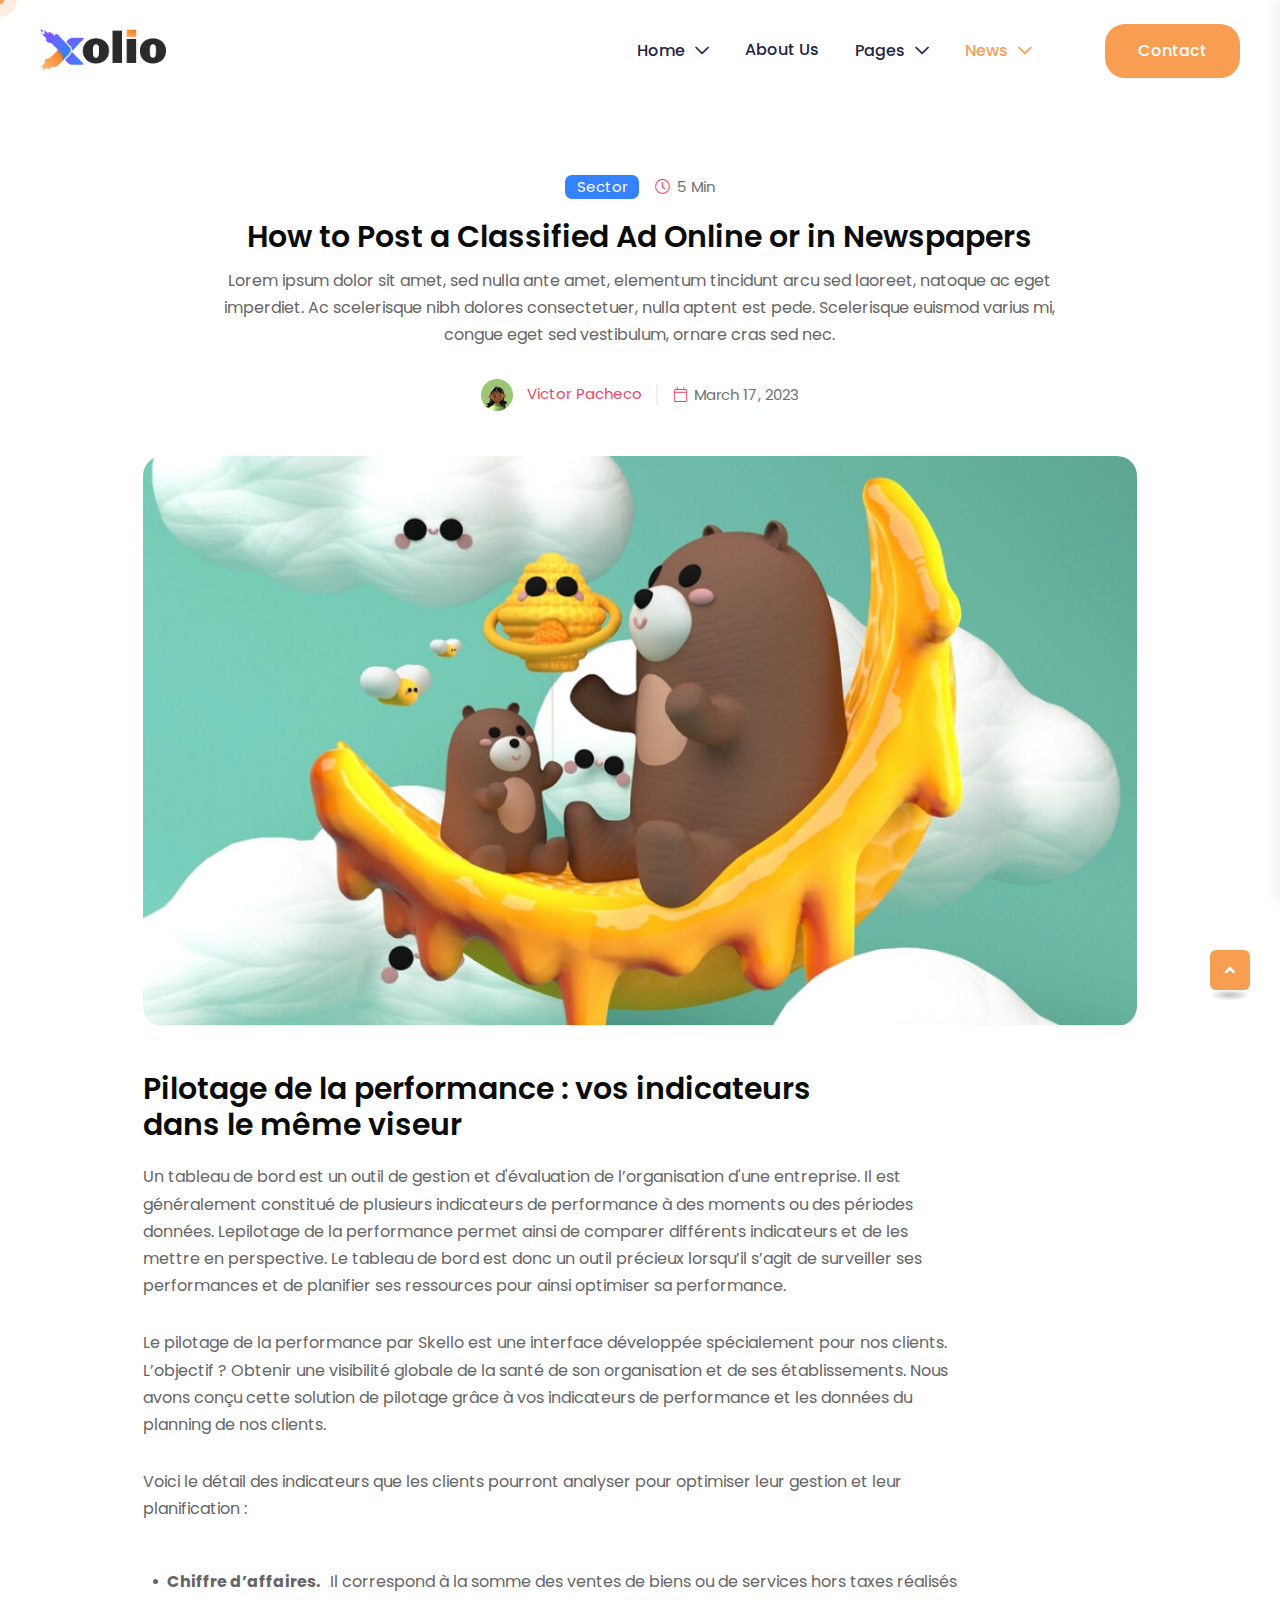
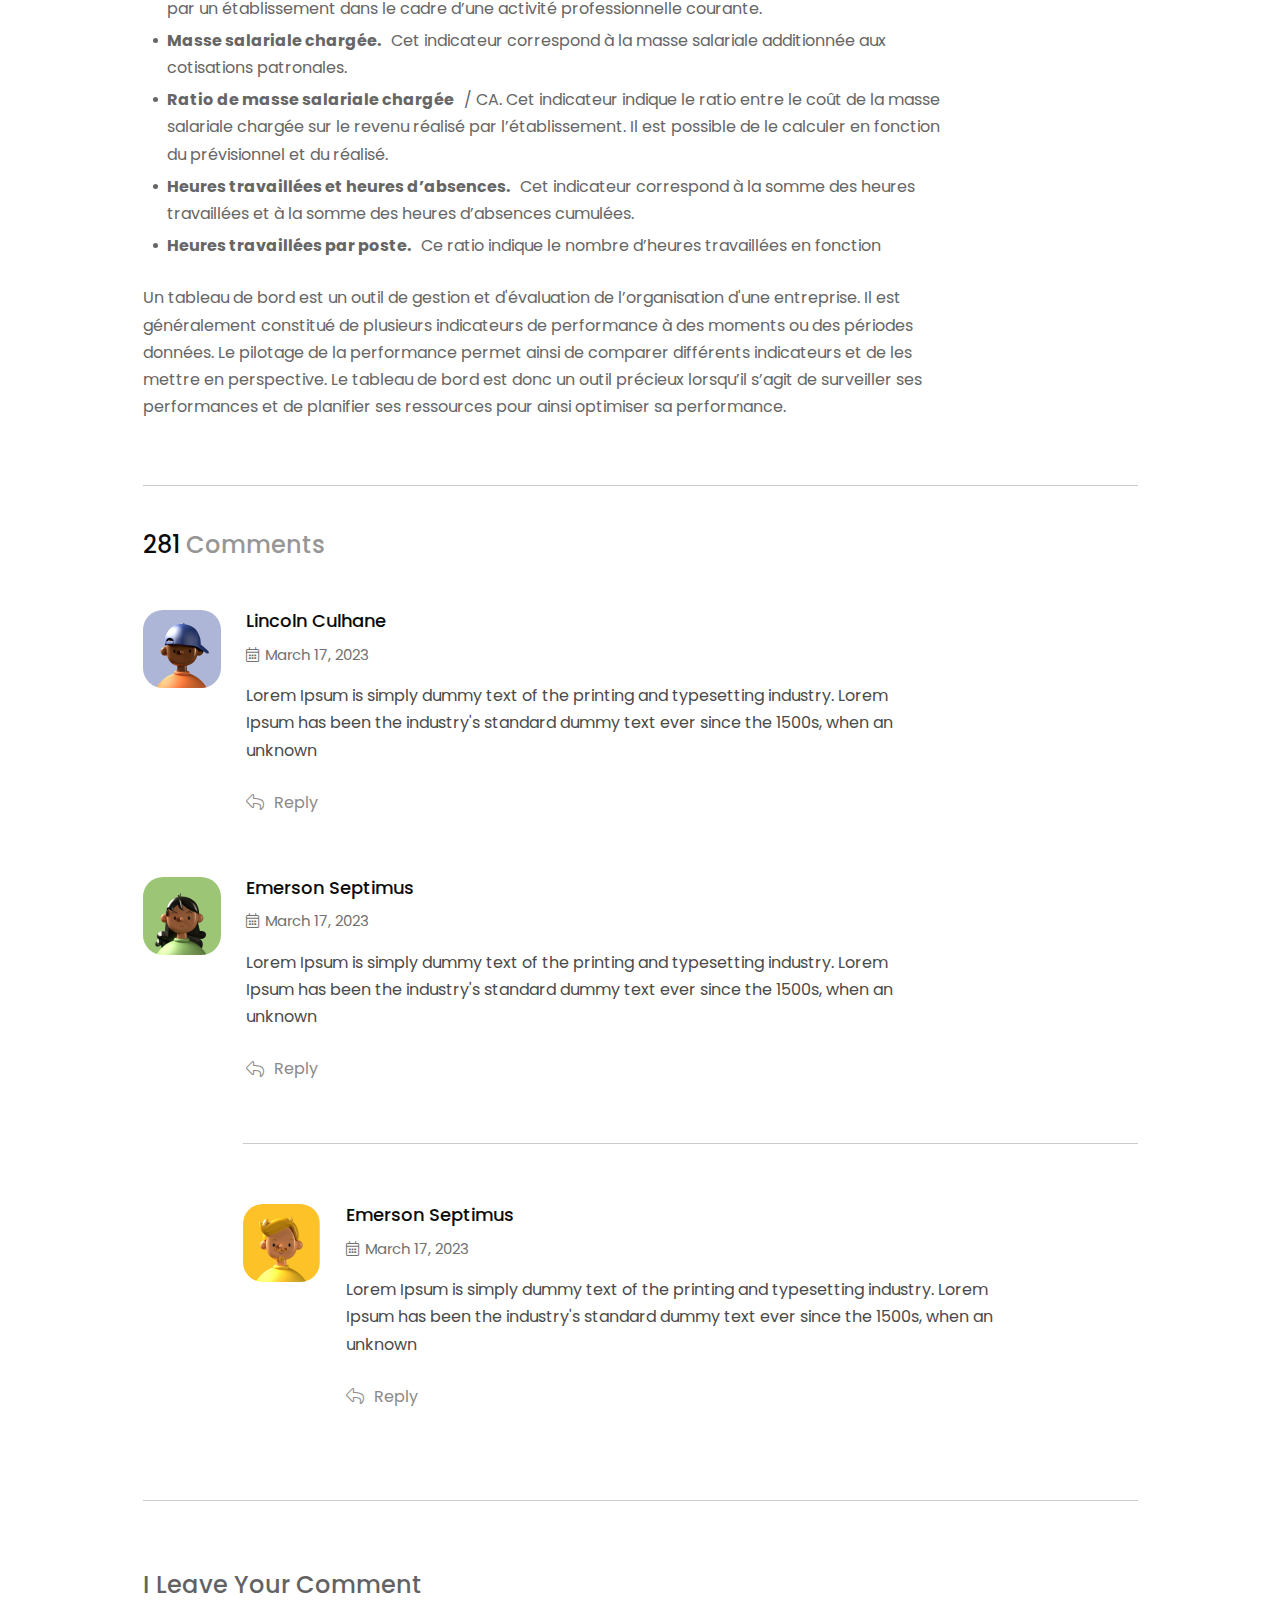
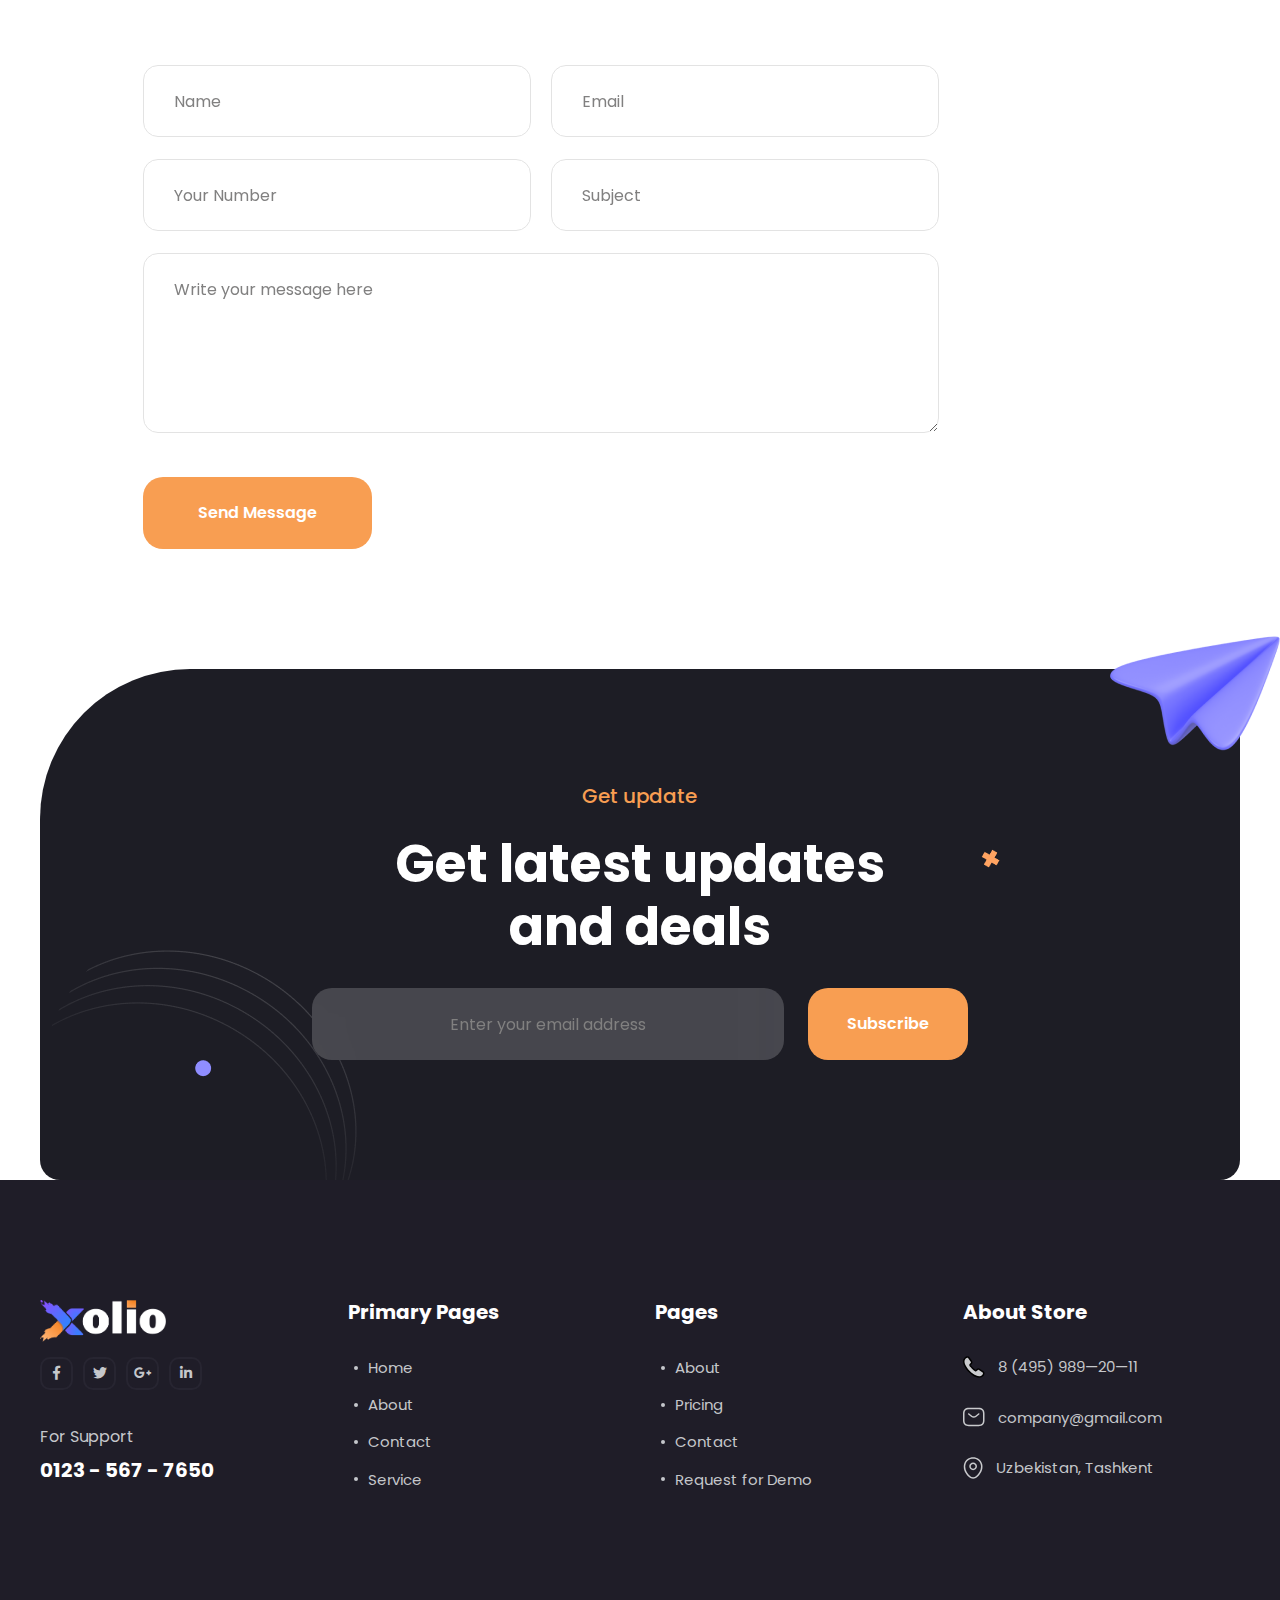
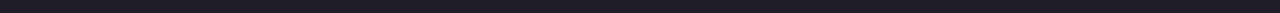
<file: blog-details.html>
<!doctype html>
<html class="no-js" lang="fr">
    <head>
        <meta charset="utf-8">
        <meta http-equiv="x-ua-compatible" content="ie=edge">
        <title>Xolio</title>
        <meta name="description" content="Xolio">
        <meta name="viewport" content="width=device-width, initial-scale=1">

		<link rel="shortcut icon" type="image/x-icon" href="assets/img/favicon.png">
        <!-- Place favicon.ico in the root directory -->

        <!-- CSS here -->
        <link rel="stylesheet" href="assets/css/bootstrap.min.css">
        <link rel="stylesheet" href="assets/css/animate.min.css">
        <link rel="stylesheet" href="assets/css/magnific-popup.css">
        <link rel="stylesheet" href="assets/css/fontawesome-all.min.css">
        <link rel="stylesheet" href="assets/css/swiper-bundle.min.css">
        <link rel="stylesheet" href="assets/css/odometer.css">
        <link rel="stylesheet" href="assets/css/slick.css">
        <link rel="stylesheet" href="assets/css/default.css">
        <link rel="stylesheet" href="assets/css/style.css">
        <link rel="stylesheet" href="assets/css/responsive.css">
    </head>
    <body>

        <!--Preloader-->
        <div id="preloader">
            <div id="loader" class="loader">
                <div class="loader-container">
                    <div class="loader-icon"><img src="assets/img/preloader.png" alt="Xolio"></div>
                </div>
            </div>
        </div>
        <!--Preloader-end -->

        <!-- Custom-cursor -->
        <div class="mouseCursor cursor-outer"></div>
        <div class="mouseCursor cursor-inner"><span>Drag</span></div>
        <!-- Custom-cursor-end -->

		<!-- Scroll-top -->
        <button class="scroll-top scroll-to-target" data-target="html">
            <i class="fas fa-angle-up"></i>
        </button>
        <!-- Scroll-top-end-->

        <!-- header-area -->
        <header>
            <div id="sticky-header" class="menu-area transparent-header">
                <div class="container">
                    <div class="row">
                        <div class="col-12">
                            <div class="mobile-nav-toggler"><i class="fas fa-bars"></i></div>
                            <div class="menu-wrap">
                                <nav class="menu-nav">
                                    <div class="logo">
                                        <a href="index.html"><img src="assets/img/logo/logo.png" alt="Logo"></a>
                                    </div>
                                    <div class="navbar-wrap main-menu d-none d-lg-flex">
                                        <ul class="navigation">
                                            <li class="menu-item-has-children"><a href="#">Home</a>
                                                <ul class="sub-menu">
                                                    <li><a href="index.html">Creative Agency</a></li>
                                                    <li><a href="index-2.html">Personal Portfolio</a></li>
                                                    <li><a href="index-3.html">Digital Agency</a></li>
                                                </ul>
                                            </li>
                                            <li><a href="about-us.html">About Us</a></li>
                                            <li class="menu-item-has-children"><a href="#">pages</a>
                                                <ul class="sub-menu">
                                                    <li><a href="about-me.html">About Me</a></li>
                                                    <li><a href="team.html">Team Page</a></li>
                                                    <li><a href="team-details.html">Team Details</a></li>
                                                    <li><a href="project-details.html">Portfolio Details</a></li>
                                                    <li><a href="services-details.html">Services Details</a></li>
                                                    <li><a href="contact.html">Contact Us</a></li>
                                                </ul>
                                            </li>
                                            <li class="active menu-item-has-children"><a href="#">News</a>
                                                <ul class="sub-menu">
                                                    <li><a href="blog.html">Our Blog</a></li>
                                                    <li class="active"><a href="blog-details.html">Blog Details</a></li>
                                                </ul>
                                            </li>
                                        </ul>
                                    </div>
                                    <div class="header-action">
                                        <ul class="list-wrap">
                                            <li class="header-btn"><a href="#!" class="btn">Contact <span></span></a></li>
                                        </ul>
                                    </div>
                                </nav>
                            </div>

                            <!-- Mobile Menu  -->
                            <div class="mobile-menu">
                                <nav class="menu-box">
                                    <div class="close-btn"><i class="fas fa-times"></i></div>
                                    <div class="nav-logo">
                                        <a href="index.html"><img src="assets/img/logo/logo.png" alt="Logo"></a>
                                    </div>
                                    <div class="menu-outer">
                                        <!--Here Menu Will Come Automatically Via Javascript / Same Menu as in Header-->
                                    </div>
                                    <div class="social-links">
                                        <ul class="clearfix list-wrap">
                                            <li><a href="#"><i class="fab fa-facebook-f"></i></a></li>
                                            <li><a href="#"><i class="fab fa-twitter"></i></a></li>
                                            <li><a href="#"><i class="fab fa-instagram"></i></a></li>
                                            <li><a href="#"><i class="fab fa-linkedin-in"></i></a></li>
                                            <li><a href="#"><i class="fab fa-youtube"></i></a></li>
                                        </ul>
                                    </div>
                                </nav>
                            </div>
                            <div class="menu-backdrop"></div>
                            <!-- End Mobile Menu -->

                        </div>
                    </div>
                </div>

                <!-- header-contact -->
                <div class="header-contact-wrap">
                    <div class="container">
                        <div class="row">
                            <div class="col-lg-8">
                                <div class="left-side-content">
                                    <h3 class="title">Contact</h3>
                                    <div class="row">
                                        <div class="col-xl-4 col-lg-5 col-md-6">
                                            <div class="contact-info-list">
                                                <ul class="list-wrap">
                                                    <li>
                                                        <div class="icon">
                                                            <svg viewBox="0 0 22 20" fill="none" xmlns="http://www.w3.org/2000/svg">
                                                                <path fill-rule="evenodd" clip-rule="evenodd"
                                                                    d="M1.5 6.5C1.5 4.89295 1.95538 3.86848 2.63534 3.2371C3.32535 2.59637 4.36497 2.25 5.75 2.25H15.75C17.135 2.25 18.1746 2.59637 18.8647 3.2371C19.5446 3.86848 20 4.89295 20 6.5V13.5C20 15.107 19.5446 16.1315 18.8647 16.7629C18.1746 17.4036 17.135 17.75 15.75 17.75H5.75C4.36497 17.75 3.32535 17.4036 2.63534 16.7629C1.95538 16.1315 1.5 15.107 1.5 13.5V6.5ZM5.75 0.75C4.13503 0.75 2.67465 1.15363 1.61466 2.1379C0.544615 3.13152 0 4.60705 0 6.5V13.5C0 15.393 0.544615 16.8685 1.61466 17.8621C2.67465 18.8464 4.13503 19.25 5.75 19.25H15.75C17.365 19.25 18.8254 18.8464 19.8853 17.8621C20.9554 16.8685 21.5 15.393 21.5 13.5V6.5C21.5 4.60705 20.9554 3.13152 19.8853 2.1379C18.8254 1.15363 17.365 0.75 15.75 0.75H5.75ZM16.2181 7.58602C16.5417 7.32751 16.5945 6.85558 16.336 6.53194C16.0775 6.20829 15.6056 6.15548 15.2819 6.41398L12.1529 8.91324L12.1525 8.91352C11.3961 9.51536 10.0946 9.51549 9.33799 8.91393L6.21898 6.41471C5.89574 6.1557 5.42373 6.20778 5.16471 6.53102C4.9057 6.85426 4.95778 7.32627 5.28102 7.58529L8.40101 10.0853L8.40286 10.0868C9.70626 11.1244 11.7837 11.1244 13.0871 10.0868L13.0881 10.086L16.2181 7.58602Z" />
                                                            </svg>
                                                        </div>
                                                        <div class="content">
                                                            <a href="mailto:company@gmail.com">company@gmail.com</a>
                                                        </div>
                                                    </li>
                                                    <li>
                                                        <div class="icon">
                                                            <svg viewBox="0 0 20 22" fill="none" xmlns="http://www.w3.org/2000/svg">
                                                                <path fill-rule="evenodd" clip-rule="evenodd"
                                                                    d="M2.48199 7.65591C3.37522 3.73032 6.71708 1.74769 10.1338 1.75C13.5508 1.75231 16.8905 3.73971 17.7791 7.66556L17.7791 7.6656C18.8362 12.3354 15.943 16.3756 13.2111 18.999L13.2097 19.0004C11.4913 20.659 8.77127 20.661 7.04076 18.9997C4.31866 16.3762 1.42493 12.3261 2.48199 7.65591ZM10.1348 0.250002C14.1154 0.252693 18.1706 2.60029 19.2421 7.33441C20.4848 12.8239 17.0589 17.3834 14.251 20.08C11.9497 22.3008 8.31046 22.2989 6.00106 20.0809L6.00012 20.08C3.20236 17.3836 -0.22362 12.8139 1.01908 7.32441L1.01926 7.32364C2.09618 2.58953 6.1542 0.247312 10.1348 0.250002ZM7.76166 9.30994C7.76166 8.00103 8.82274 6.93994 10.1317 6.93994C11.4406 6.93994 12.5017 8.00103 12.5017 9.30994C12.5017 10.6189 11.4406 11.6799 10.1317 11.6799C8.82274 11.6799 7.76166 10.6189 7.76166 9.30994ZM10.1317 5.43994C7.99432 5.43994 6.26166 7.1726 6.26166 9.30994C6.26166 11.4473 7.99432 13.1799 10.1317 13.1799C12.269 13.1799 14.0017 11.4473 14.0017 9.30994C14.0017 7.1726 12.269 5.43994 10.1317 5.43994Z" />
                                                            </svg>
                                                        </div>
                                                        <div class="content">
                                                            <span>Ranelagh Place, Liverpool, L3 5UL, England</span>
                                                        </div>
                                                    </li>
                                                    <li>
                                                        <div class="icon">
                                                            <svg viewBox="0 0 22 22" fill="none" xmlns="http://www.w3.org/2000/svg">
                                                                <path fill-rule="evenodd" clip-rule="evenodd"
                                                                    d="M1.5 11C1.5 5.89421 5.64421 1.75 10.75 1.75C15.8558 1.75 20 5.89421 20 11C20 16.1058 15.8558 20.25 10.75 20.25C5.64421 20.25 1.5 16.1058 1.5 11ZM10.75 0.25C4.81579 0.25 0 5.06579 0 11C0 16.9342 4.81579 21.75 10.75 21.75C16.6842 21.75 21.5 16.9342 21.5 11C21.5 5.06579 16.6842 0.25 10.75 0.25ZM11.1289 6.50977C11.1289 6.09555 10.7931 5.75977 10.3789 5.75977C9.96469 5.75977 9.62891 6.09555 9.62891 6.50977V10.6098C9.62891 11.0862 9.79027 11.5637 10.0149 11.9576C10.2393 12.3511 10.5673 12.7322 10.9755 12.9744L10.9766 12.975L14.0746 14.8238C14.4303 15.0361 14.8907 14.9198 15.1029 14.5641C15.3152 14.2084 15.1989 13.748 14.8432 13.5357L11.7433 11.6857L11.7413 11.6845C11.6099 11.6067 11.4483 11.4431 11.3179 11.2145C11.1875 10.9859 11.1289 10.7633 11.1289 10.6098V6.50977Z" />
                                                            </svg>
                                                        </div>
                                                        <div class="content">
                                                            <span>7 Days a week <br> from 10-00 am to 6-00 pm</span>
                                                        </div>
                                                    </li>
                                                </ul>
                                                <div class="lats-chat">
                                                    <a href="contact.html">Lat’s Chat</a>
                                                </div>
                                            </div>
                                        </div>
                                        <div class="col-xl-8 col-lg-7 col-md-6">
                                            <div class="our-best-project">
                                                <div class="content">
                                                    <h4 class="title">One of Our <span>Best Ongoing</span> Projects</h4>
                                                    <a href="project-details.html" class="btn">Details <span></span></a>
                                                </div>
                                                <div class="thumb">
                                                    <img src="assets/img/images/our_project_img.png" alt="">
                                                </div>
                                            </div>
                                        </div>
                                    </div>
                                </div>
                            </div>
                            <div class="col-lg-4">
                                <div class="customer-support-wrap">
                                    <h4 class="title">Customer Support</h4>
                                    <div class="customer-support-content">
                                        <div class="content-top">
                                            <img src="assets/img/images/support_img.png" alt="">
                                            <h4 class="title">Need Help Choosing a Plan?</h4>
                                        </div>
                                        <p>We offer solutions for businesses of all sizes. For questions about our plans and products,,
                                            contact our team of experts. <a href="contact.html">Get in touch</a></p>
                                    </div>
                                    <div class="content-bottom">
                                        <a href="contact.html">Support</a>
                                        <a href="contact.html">Documentation</a>
                                    </div>
                                </div>
                            </div>
                        </div>
                    </div>
                </div>
                <div class="body-contact-overlay"></div>
                <!-- header-contact-end -->
            </div>
        </header>
        <!-- header-area-end -->



        <!-- main-area -->
        <main>

            <!-- blog-details-area -->
            <section class="blog-details-area pt-175 pb-120">
                <div class="container">
                    <div class="row justify-content-center">
                        <div class="col-xl-10">
                            <div class="blog-details-wrap">
                                <div class="bd-content-top text-center">
                                    <div class="blog-meta-two">
                                        <ul class="list-wrap">
                                            <li class="tag"><a href="#">Sector</a></li>
                                            <li><i class="fal fa-clock"></i>5 Min</li>
                                        </ul>
                                    </div>
                                    <h2 class="title">How to Post a Classified Ad Online or in Newspapers</h2>
                                    <p>Lorem ipsum dolor sit amet, sed nulla ante amet, elementum tincidunt arcu sed laoreet, natoque ac eget imperdiet. Ac scelerisque nibh dolores consectetuer, nulla aptent est pede. Scelerisque euismod varius mi, congue eget sed vestibulum, ornare cras sed nec.</p>
                                    <div class="blog-meta-two bottom">
                                        <ul class="list-wrap">
                                            <li class="avatar">
                                                <a href="blog-details.html">
                                                    <img src="assets/img/blog/blog_avatar01.png" alt="">
                                                    Victor Pacheco
                                                </a>
                                            </li>
                                            <li><i class="fal fa-calendar"></i>March 17, 2023</li>
                                        </ul>
                                    </div>
                                </div>
                                <div class="blog-details-img">
                                    <img src="assets/img/blog/blog_details_img.jpg" alt="">
                                </div>
                                <div class="bd-content-bottom">
                                    <h2 class="title">Pilotage de la performance : vos indicateurs <br> dans le même viseur</h2>
                                    <p>Un tableau de bord est un outil de gestion et d'évaluation de l’organisation d'une entreprise. Il est généralement constitué de plusieurs indicateurs de performance à des moments ou des périodes données. Lepilotage de la performance permet ainsi de comparer différents indicateurs et de les mettre en perspective. Le tableau de bord est donc un outil précieux lorsqu’il s’agit de surveiller ses performances et de planifier ses ressources pour ainsi optimiser sa performance.</p>
                                    <p>Le pilotage de la performance par Skello est une interface développée spécialement pour nos clients. L’objectif ?  Obtenir une visibilité globale de la santé de son organisation et de ses établissements. Nous avons conçu cette solution de pilotage grâce à vos indicateurs de performance et les données du planning de nos clients.</p>
                                    <p>Voici le détail des indicateurs que les clients pourront analyser pour optimiser leur gestion et leur planification :</p>
                                    <ul class="list-wrap">
                                        <li><span>Chiffre d’affaires.</span>Il correspond à la somme des ventes de biens ou de services hors taxes réalisés par un établissement dans le cadre d’une activité professionnelle courante.</li>
                                        <li><span>Masse salariale chargée.</span>Cet indicateur correspond à la masse salariale additionnée aux
                                            cotisations patronales.</li>
                                        <li><span>Ratio de masse salariale chargée</span>/ CA. Cet indicateur indique le ratio entre le coût de la masse salariale chargée sur le revenu réalisé par l’établissement. Il est possible de le calculer en fonction du prévisionnel et du réalisé.</li>
                                        <li><span>Heures travaillées et heures d’absences.</span>Cet indicateur correspond à la somme des heures
                                            travaillées et à la somme des heures d’absences cumulées.</li>
                                        <li><span>Heures travaillées par poste.</span>Ce ratio indique le nombre d’heures travaillées en fonction</li>
                                    </ul>
                                    <p>Un tableau de bord est un outil de gestion et d'évaluation de l’organisation d'une entreprise. Il est  généralement constitué de plusieurs indicateurs de performance à des moments ou des périodes données. Le pilotage de la performance permet ainsi de comparer différents indicateurs et de les mettre en perspective. Le tableau de bord est donc un outil précieux lorsqu’il s’agit de surveiller ses performances et de planifier ses ressources pour ainsi optimiser sa performance.</p>
                                </div>
                            </div>
                            <div class="comment-wrap">
                                <h2 class="title">281 <span>Comments</span></h2>
                                <div class="latest-comments">
                                    <ul class="list-wrap">
                                        <li>
                                            <div class="comments-box">
                                                <div class="comments-avatar">
                                                    <img src="assets/img/blog/comment_avatar01.png" alt="">
                                                </div>
                                                <div class="comment-text">
                                                    <h4 class="title">Lincoln Culhane</h4>
                                                    <span><i class="fal fa-calendar-alt"></i>March 17, 2023</span>
                                                    <p>Lorem Ipsum is simply dummy text of the printing and typesetting industry. Lorem Ipsum has been the industry's standard dummy text ever since the 1500s, when an unknown</p>
                                                    <a href="#" class="comment-reply-link"><i class="fal fa-reply"></i>Reply</a>
                                                </div>
                                            </div>
                                        </li>
                                        <li>
                                            <div class="comments-box">
                                                <div class="comments-avatar">
                                                    <img src="assets/img/blog/comment_avatar02.png" alt="">
                                                </div>
                                                <div class="comment-text">
                                                    <h4 class="title">Emerson Septimus</h4>
                                                    <span><i class="fal fa-calendar-alt"></i>March 17, 2023</span>
                                                    <p>Lorem Ipsum is simply dummy text of the printing and typesetting industry. Lorem Ipsum has been the industry's standard dummy text ever since the 1500s, when an unknown</p>
                                                    <a href="#" class="comment-reply-link"><i class="fal fa-reply"></i>Reply</a>
                                                </div>
                                            </div>
                                            <div class="comments-box children">
                                                <div class="comments-avatar">
                                                    <img src="assets/img/blog/comment_avatar03.png" alt="">
                                                </div>
                                                <div class="comment-text">
                                                    <h4 class="title">Emerson Septimus</h4>
                                                    <span><i class="fal fa-calendar-alt"></i>March 17, 2023</span>
                                                    <p>Lorem Ipsum is simply dummy text of the printing and typesetting industry. Lorem Ipsum has been the industry's standard dummy text ever since the 1500s, when an unknown</p>
                                                    <a href="#" class="comment-reply-link"><i class="fal fa-reply"></i>Reply</a>
                                                </div>
                                            </div>
                                        </li>
                                    </ul>
                                </div>
                            </div>
                            <div class="post-comments-form">
                                <div class="post-comments-title">
                                    <h2 class="title">I Leave Your Comment</h2>
                                </div>
                                <div class="comment-form">
                                    <form action="#">
                                        <div class="row">
                                            <div class="col-md-6">
                                                <div class="form-grp">
                                                    <input type="text" placeholder="Name">
                                                </div>
                                            </div>
                                            <div class="col-md-6">
                                                <div class="form-grp">
                                                    <input type="email" placeholder="Email">
                                                </div>
                                            </div>
                                            <div class="col-md-6">
                                                <div class="form-grp">
                                                    <input type="text" placeholder="Your Number">
                                                </div>
                                            </div>
                                            <div class="col-md-6">
                                                <div class="form-grp">
                                                    <input type="text" placeholder="Subject">
                                                </div>
                                            </div>
                                        </div>
                                        <div class="form-grp">
                                            <textarea name="message" placeholder="Write your message here"></textarea>
                                        </div>
                                        <button type="submit" class="btn">Send Message <span></span></button>
                                    </form>
                                </div>
                            </div>
                        </div>
                    </div>
                </div>
            </section>
            <!-- blog-details-area-end -->

            <!-- newsletter-area -->
            <section class="newsletter-area-two">
                <div class="container">
                    <div class="newsletter-wrap">
                        <div class="row justify-content-center">
                            <div class="col-xl-7 col-lg-9">
                                <div
                                    class="section-title title-style-two white-title text-center mb-30">
                                    <span class="sub-title">Get update</span>
                                    <h2 class="title">Get latest updates and deals</h2>
                                </div>
                            </div>
                        </div>
                        <div class="row justify-content-center">
                            <div class="col-xl-8">
                                <div class="newsletter-form">
                                    <form action="#">
                                        <input type="email" placeholder="Enter your email address">
                                        <button type="submit" class="btn">Subscribe <span></span></button>
                                    </form>
                                </div>
                            </div>
                        </div>
                        <div class="newsletter-shape-wrap-two">
                            <img src="assets/img/images/h3_newsletter_shape01.png" alt="">
                            <img src="assets/img/images/h3_newsletter_shape02.png" alt="">
                            <img src="assets/img/images/h3_newsletter_shape03.png" alt="">
                            <img src="assets/img/images/h3_newsletter_shape04.png" alt="">
                        </div>
                    </div>
                </div>
            </section>
            <!-- newsletter-area-end -->

        </main>
        <!-- main-area-end -->

        <!-- footer-area -->
        <footer>
            <div class="footer-area">
                <div class="footer-top">
                    <div class="container">
                        <div class="row">
                            <div class="col-lg-3 col-sm-6">
                                <div class="footer-widget">
                                    <div class="logo">
                                        <a href="index.html"><img src="assets/img/logo/w_logo.png" alt=""></a>
                                    </div>
                                    <div class="footer-social">
                                        <ul class="list-wrap">
                                            <li><a href="#"><i class="fab fa-facebook-f"></i></a></li>
                                            <li class="active"><a href="#"><i class="fab fa-twitter"></i></a></li>
                                            <li><a href="#"><i class="fab fa-google-plus-g"></i></a></li>
                                            <li><a href="#"><i class="fab fa-linkedin-in"></i></a></li>
                                        </ul>
                                    </div>
                                    <div class="footer-contact">
                                        <span>For Support</span>
                                        <h2 class="title"><a href="tel:0123456789">0123 - 567 - 7650</a></h2>
                                    </div>
                                </div>
                            </div>
                            <div class="col-lg-3 col-sm-6">
                                <div class="footer-widget">
                                    <h4 class="fw-title">Primary Pages</h4>
                                    <div class="fw-link">
                                        <ul class="list-wrap">
                                            <li><a href="index.html">Home</a></li>
                                            <li><a href="about-us.html">About</a></li>
                                            <li><a href="contact.html">Contact</a></li>
                                            <li><a href="services-details.html">Service</a></li>
                                        </ul>
                                    </div>
                                </div>
                            </div>
                            <div class="col-lg-3 col-sm-6">
                                <div class="footer-widget">
                                    <h4 class="fw-title">Pages</h4>
                                    <div class="fw-link">
                                        <ul class="list-wrap">
                                            <li><a href="about-us.html">About</a></li>
                                            <li><a href="contact.html">Pricing</a></li>
                                            <li><a href="contact.html">Contact</a></li>
                                            <li><a href="contact.html">Request for Demo</a></li>
                                        </ul>
                                    </div>
                                </div>
                            </div>
                            <div class="col-lg-3 col-sm-6">
                                <div class="footer-widget">
                                    <h4 class="fw-title">About Store</h4>
                                    <div class="footer-about">
                                        <ul class="list-wrap">
                                            <li><img src="assets/img/icon/phone_icon.svg" alt=""><a href="tel:0123456789">8 (495) 989—20—11</a></li>
                                            <li><img src="assets/img/icon/mail_icon.svg" alt=""><a href="mailto:company@gmail.com">company@gmail.com</a></li>
                                            <li><img src="assets/img/icon/loction_icon.svg" alt=""><span> Uzbekistan, Tashkent</span></li>
                                        </ul>
                                    </div>
                                </div>
                            </div>
                        </div>
                    </div>
                </div>
            </div>
        </footer>
        <!-- footer-area-end -->



        <!-- JS here -->
        <script src="assets/js/vendor/jquery-3.6.0.min.js"></script>
        <script src="assets/js/bootstrap.min.js"></script>
        <script src="assets/js/isotope.pkgd.min.js"></script>
        <script src="assets/js/imagesloaded.pkgd.min.js"></script>
        <script src="assets/js/jquery.magnific-popup.min.js"></script>
        <script src="assets/js/jquery.odometer.min.js"></script>
        <script src="assets/js/swiper-bundle.min.js"></script>
        <script src="assets/js/jquery.appear.js"></script>
        <script src="assets/js/slick.min.js"></script>
        <script src="assets/js/ajax-form.js"></script>
        <script src="assets/js/parallax.min.js"></script>
        <script src="assets/js/jquery.parallaxScroll.min.js"></script>
        <script src="assets/js/tween-max.js"></script>
        <script src="assets/js/wow.min.js"></script>
        <script src="assets/js/main.js"></script>
    </body>
</html>
</file>
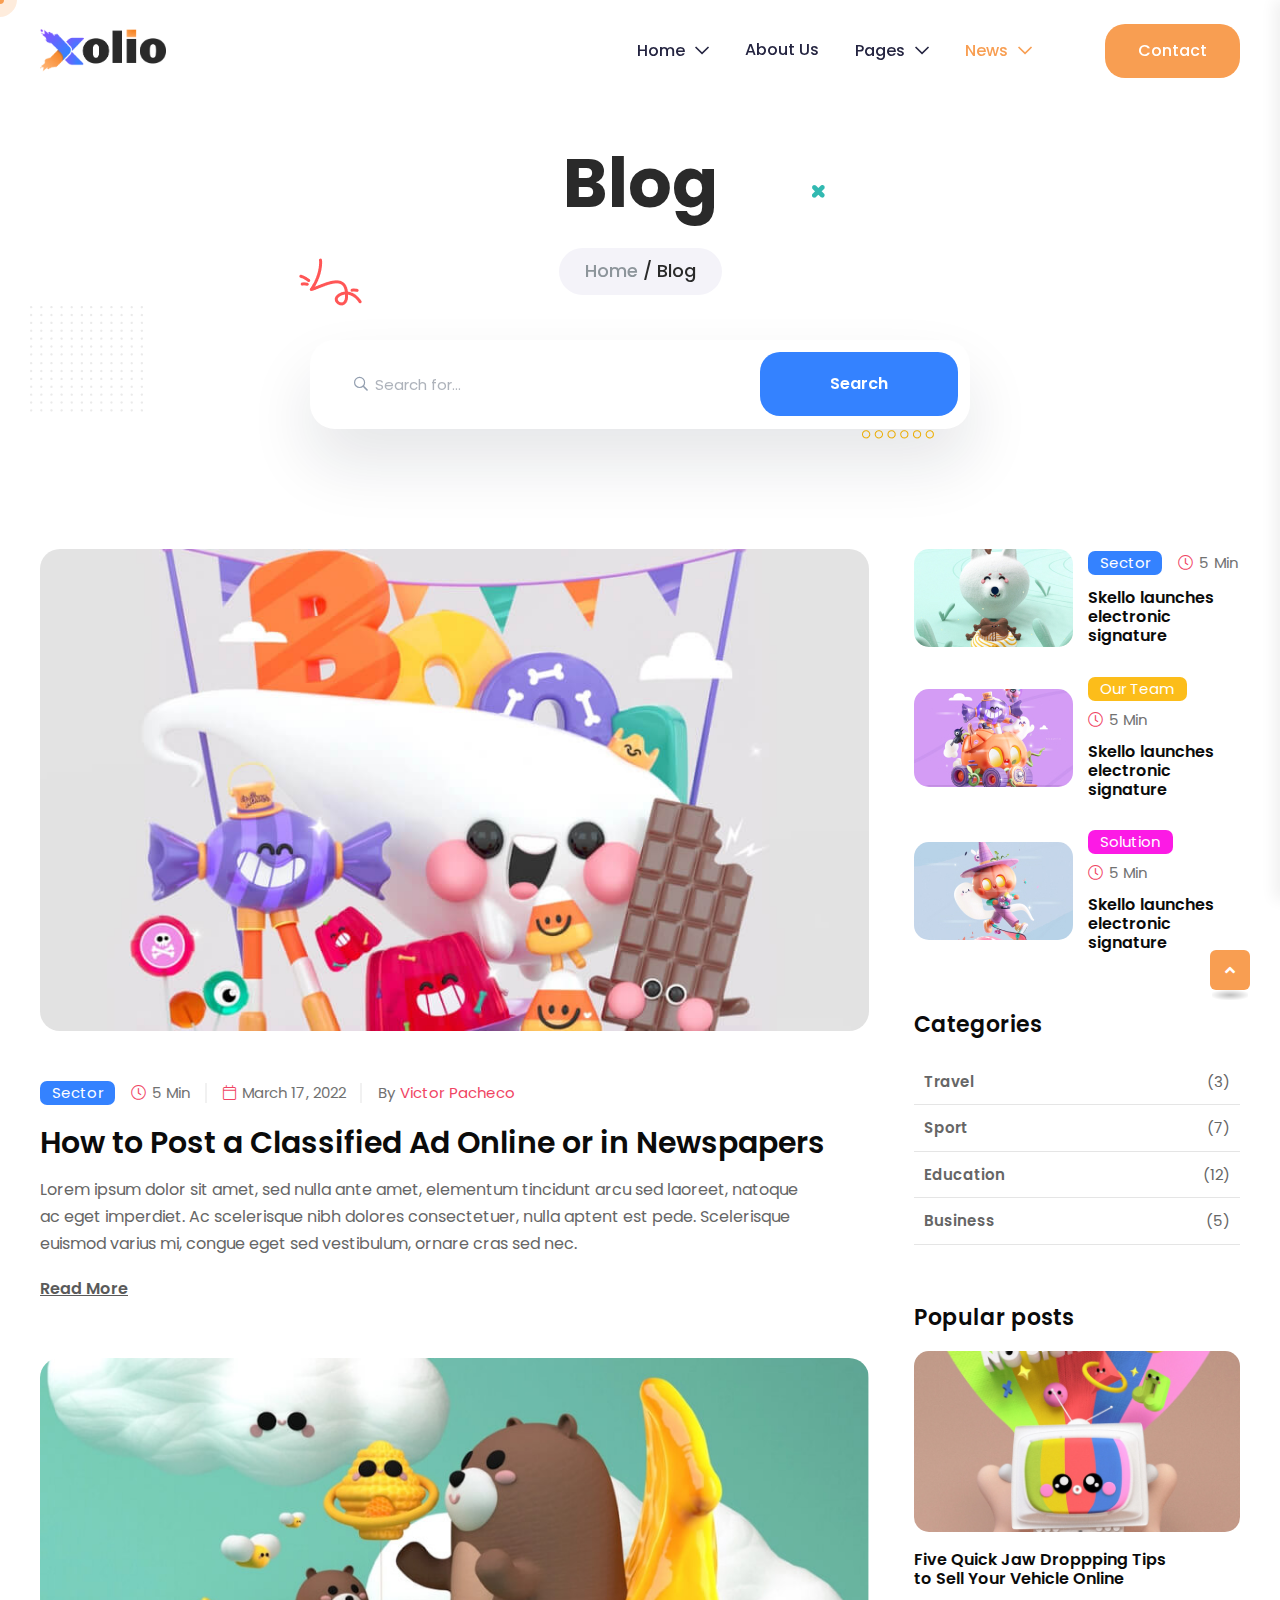
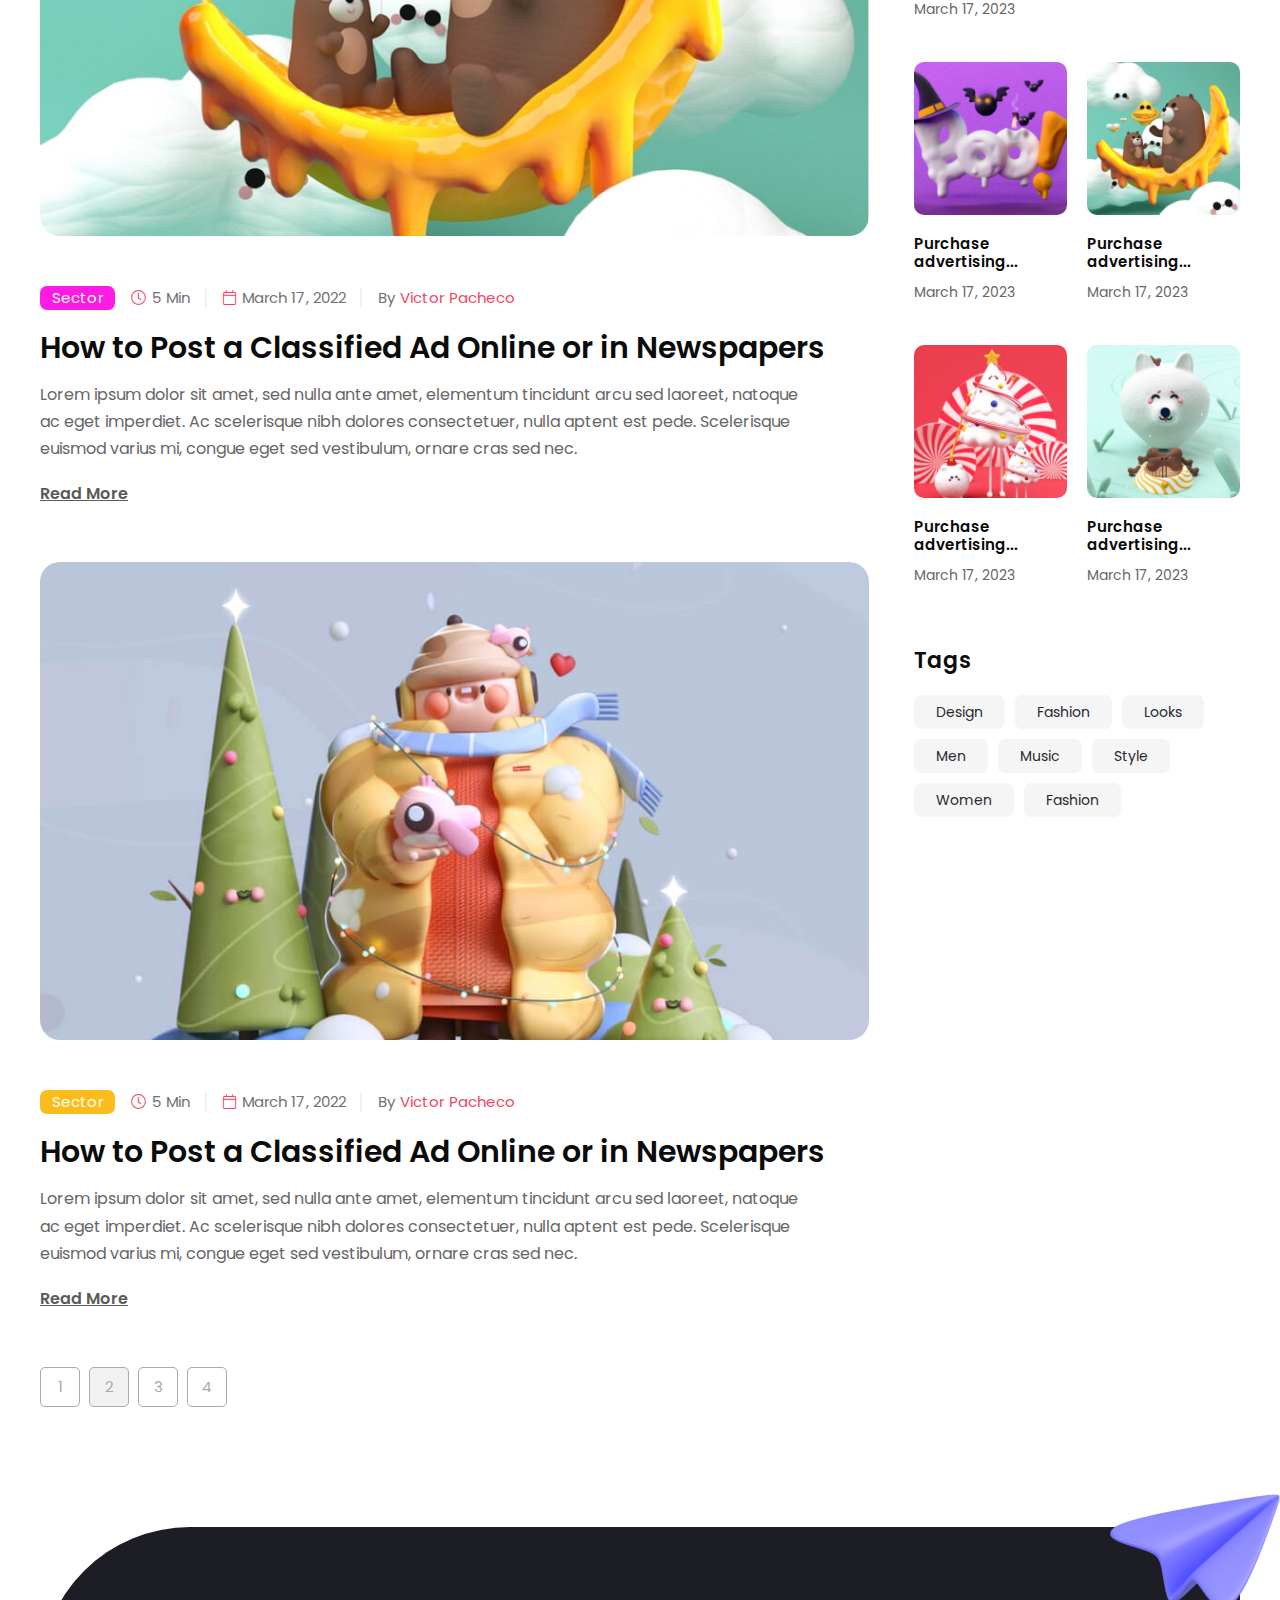
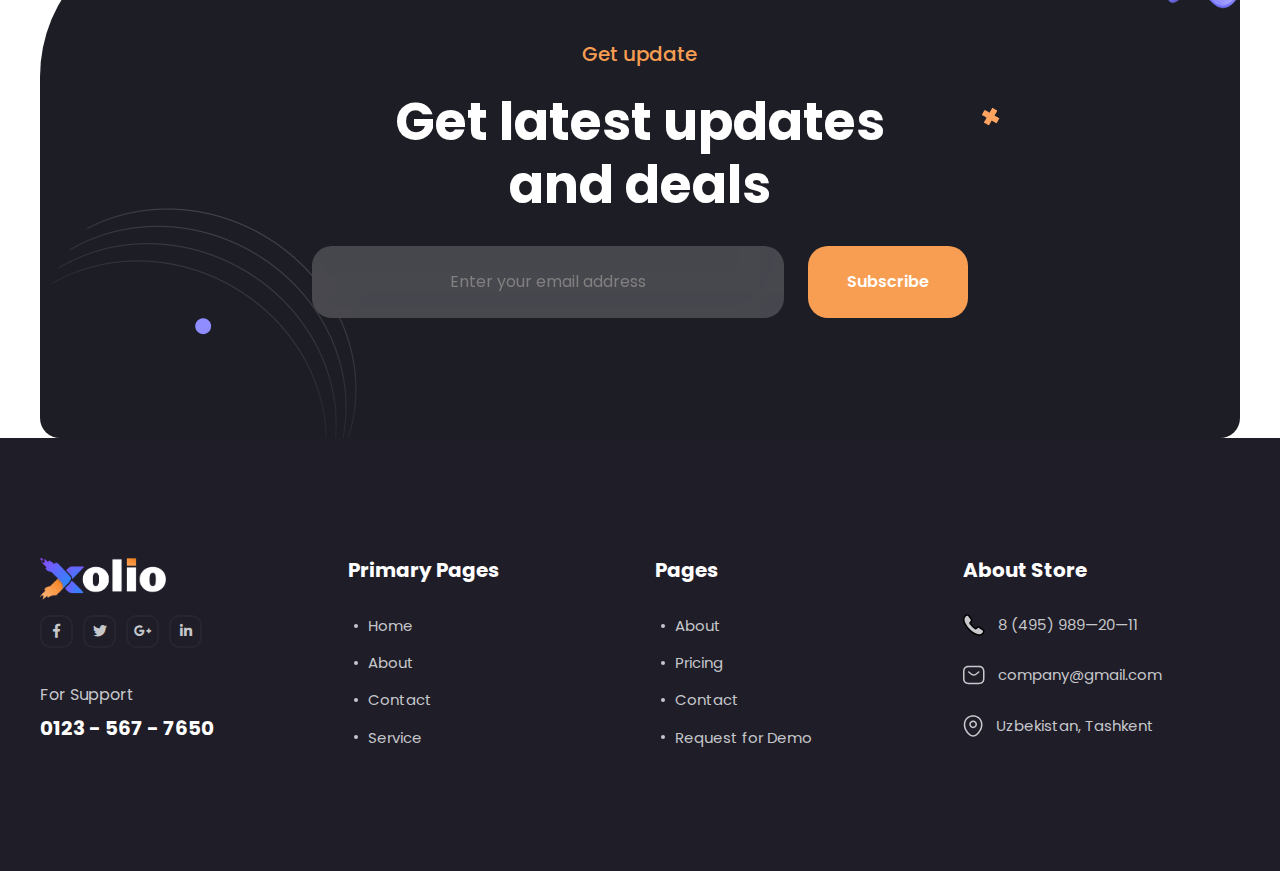
<file: blog.html>
<!doctype html>
<html class="no-js" lang="en">
    <head>
        <meta charset="utf-8">
        <meta http-equiv="x-ua-compatible" content="ie=edge">
        <title>Xolio</title>
        <meta name="description" content="Xolio">
        <meta name="viewport" content="width=device-width, initial-scale=1">

		<link rel="shortcut icon" type="image/x-icon" href="assets/img/favicon.png">
        <!-- Place favicon.ico in the root directory -->

        <!-- CSS here -->
        <link rel="stylesheet" href="assets/css/bootstrap.min.css">
        <link rel="stylesheet" href="assets/css/animate.min.css">
        <link rel="stylesheet" href="assets/css/magnific-popup.css">
        <link rel="stylesheet" href="assets/css/fontawesome-all.min.css">
        <link rel="stylesheet" href="assets/css/swiper-bundle.min.css">
        <link rel="stylesheet" href="assets/css/odometer.css">
        <link rel="stylesheet" href="assets/css/slick.css">
        <link rel="stylesheet" href="assets/css/default.css">
        <link rel="stylesheet" href="assets/css/style.css">
        <link rel="stylesheet" href="assets/css/responsive.css">
    </head>
    <body>

        <!--Preloader-->
        <div id="preloader">
            <div id="loader" class="loader">
                <div class="loader-container">
                    <div class="loader-icon"><img src="assets/img/preloader.png" alt="Xolio"></div>
                </div>
            </div>
        </div>
        <!--Preloader-end -->

        <!-- Custom-cursor -->
        <div class="mouseCursor cursor-outer"></div>
        <div class="mouseCursor cursor-inner"><span>Drag</span></div>
        <!-- Custom-cursor-end -->

		<!-- Scroll-top -->
        <button class="scroll-top scroll-to-target" data-target="html">
            <i class="fas fa-angle-up"></i>
        </button>
        <!-- Scroll-top-end-->

        <!-- header-area -->
        <header>
            <div id="sticky-header" class="menu-area transparent-header">
                <div class="container">
                    <div class="row">
                        <div class="col-12">
                            <div class="mobile-nav-toggler"><i class="fas fa-bars"></i></div>
                            <div class="menu-wrap">
                                <nav class="menu-nav">
                                    <div class="logo">
                                        <a href="index.html"><img src="assets/img/logo/logo.png" alt="Logo"></a>
                                    </div>
                                    <div class="navbar-wrap main-menu d-none d-lg-flex">
                                        <ul class="navigation">
                                            <li class="menu-item-has-children"><a href="#">Home</a>
                                                <ul class="sub-menu">
                                                    <li><a href="index.html">Creative Agency</a></li>
                                                    <li><a href="index-2.html">Personal Portfolio</a></li>
                                                    <li><a href="index-3.html">Digital Agency</a></li>
                                                </ul>
                                            </li>
                                            <li><a href="about-us.html">About Us</a></li>
                                            <li class="menu-item-has-children"><a href="#">pages</a>
                                                <ul class="sub-menu">
                                                    <li><a href="about-me.html">About Me</a></li>
                                                    <li><a href="team.html">Team Page</a></li>
                                                    <li><a href="team-details.html">Team Details</a></li>
                                                    <li><a href="project-details.html">Portfolio Details</a></li>
                                                    <li><a href="services-details.html">Services Details</a></li>
                                                    <li><a href="contact.html">Contact Us</a></li>
                                                </ul>
                                            </li>
                                            <li class="active menu-item-has-children"><a href="#">News</a>
                                                <ul class="sub-menu">
                                                    <li class="active"><a href="blog.html">Our Blog</a></li>
                                                    <li><a href="blog-details.html">Blog Details</a></li>
                                                </ul>
                                            </li>
                                        </ul>
                                    </div>
                                    <div class="header-action">
                                        <ul class="list-wrap">
                                            <li class="header-btn"><a href="#!" class="btn">Contact <span></span></a></li>
                                        </ul>
                                    </div>
                                </nav>
                            </div>

                            <!-- Mobile Menu  -->
                            <div class="mobile-menu">
                                <nav class="menu-box">
                                    <div class="close-btn"><i class="fas fa-times"></i></div>
                                    <div class="nav-logo">
                                        <a href="index.html"><img src="assets/img/logo/logo.png" alt="Logo"></a>
                                    </div>
                                    <div class="menu-outer">
                                        <!--Here Menu Will Come Automatically Via Javascript / Same Menu as in Header-->
                                    </div>
                                    <div class="social-links">
                                        <ul class="clearfix list-wrap">
                                            <li><a href="#"><i class="fab fa-facebook-f"></i></a></li>
                                            <li><a href="#"><i class="fab fa-twitter"></i></a></li>
                                            <li><a href="#"><i class="fab fa-instagram"></i></a></li>
                                            <li><a href="#"><i class="fab fa-linkedin-in"></i></a></li>
                                            <li><a href="#"><i class="fab fa-youtube"></i></a></li>
                                        </ul>
                                    </div>
                                </nav>
                            </div>
                            <div class="menu-backdrop"></div>
                            <!-- End Mobile Menu -->

                        </div>
                    </div>
                </div>

                <!-- header-contact -->
                <div class="header-contact-wrap">
                    <div class="container">
                        <div class="row">
                            <div class="col-lg-8">
                                <div class="left-side-content">
                                    <h3 class="title">Contact</h3>
                                    <div class="row">
                                        <div class="col-xl-4 col-lg-5 col-md-6">
                                            <div class="contact-info-list">
                                                <ul class="list-wrap">
                                                    <li>
                                                        <div class="icon">
                                                            <svg viewBox="0 0 22 20" fill="none" xmlns="http://www.w3.org/2000/svg">
                                                                <path fill-rule="evenodd" clip-rule="evenodd"
                                                                    d="M1.5 6.5C1.5 4.89295 1.95538 3.86848 2.63534 3.2371C3.32535 2.59637 4.36497 2.25 5.75 2.25H15.75C17.135 2.25 18.1746 2.59637 18.8647 3.2371C19.5446 3.86848 20 4.89295 20 6.5V13.5C20 15.107 19.5446 16.1315 18.8647 16.7629C18.1746 17.4036 17.135 17.75 15.75 17.75H5.75C4.36497 17.75 3.32535 17.4036 2.63534 16.7629C1.95538 16.1315 1.5 15.107 1.5 13.5V6.5ZM5.75 0.75C4.13503 0.75 2.67465 1.15363 1.61466 2.1379C0.544615 3.13152 0 4.60705 0 6.5V13.5C0 15.393 0.544615 16.8685 1.61466 17.8621C2.67465 18.8464 4.13503 19.25 5.75 19.25H15.75C17.365 19.25 18.8254 18.8464 19.8853 17.8621C20.9554 16.8685 21.5 15.393 21.5 13.5V6.5C21.5 4.60705 20.9554 3.13152 19.8853 2.1379C18.8254 1.15363 17.365 0.75 15.75 0.75H5.75ZM16.2181 7.58602C16.5417 7.32751 16.5945 6.85558 16.336 6.53194C16.0775 6.20829 15.6056 6.15548 15.2819 6.41398L12.1529 8.91324L12.1525 8.91352C11.3961 9.51536 10.0946 9.51549 9.33799 8.91393L6.21898 6.41471C5.89574 6.1557 5.42373 6.20778 5.16471 6.53102C4.9057 6.85426 4.95778 7.32627 5.28102 7.58529L8.40101 10.0853L8.40286 10.0868C9.70626 11.1244 11.7837 11.1244 13.0871 10.0868L13.0881 10.086L16.2181 7.58602Z" />
                                                            </svg>
                                                        </div>
                                                        <div class="content">
                                                            <a href="mailto:company@gmail.com">company@gmail.com</a>
                                                        </div>
                                                    </li>
                                                    <li>
                                                        <div class="icon">
                                                            <svg viewBox="0 0 20 22" fill="none" xmlns="http://www.w3.org/2000/svg">
                                                                <path fill-rule="evenodd" clip-rule="evenodd"
                                                                    d="M2.48199 7.65591C3.37522 3.73032 6.71708 1.74769 10.1338 1.75C13.5508 1.75231 16.8905 3.73971 17.7791 7.66556L17.7791 7.6656C18.8362 12.3354 15.943 16.3756 13.2111 18.999L13.2097 19.0004C11.4913 20.659 8.77127 20.661 7.04076 18.9997C4.31866 16.3762 1.42493 12.3261 2.48199 7.65591ZM10.1348 0.250002C14.1154 0.252693 18.1706 2.60029 19.2421 7.33441C20.4848 12.8239 17.0589 17.3834 14.251 20.08C11.9497 22.3008 8.31046 22.2989 6.00106 20.0809L6.00012 20.08C3.20236 17.3836 -0.22362 12.8139 1.01908 7.32441L1.01926 7.32364C2.09618 2.58953 6.1542 0.247312 10.1348 0.250002ZM7.76166 9.30994C7.76166 8.00103 8.82274 6.93994 10.1317 6.93994C11.4406 6.93994 12.5017 8.00103 12.5017 9.30994C12.5017 10.6189 11.4406 11.6799 10.1317 11.6799C8.82274 11.6799 7.76166 10.6189 7.76166 9.30994ZM10.1317 5.43994C7.99432 5.43994 6.26166 7.1726 6.26166 9.30994C6.26166 11.4473 7.99432 13.1799 10.1317 13.1799C12.269 13.1799 14.0017 11.4473 14.0017 9.30994C14.0017 7.1726 12.269 5.43994 10.1317 5.43994Z" />
                                                            </svg>
                                                        </div>
                                                        <div class="content">
                                                            <span>Ranelagh Place, Liverpool, L3 5UL, England</span>
                                                        </div>
                                                    </li>
                                                    <li>
                                                        <div class="icon">
                                                            <svg viewBox="0 0 22 22" fill="none" xmlns="http://www.w3.org/2000/svg">
                                                                <path fill-rule="evenodd" clip-rule="evenodd"
                                                                    d="M1.5 11C1.5 5.89421 5.64421 1.75 10.75 1.75C15.8558 1.75 20 5.89421 20 11C20 16.1058 15.8558 20.25 10.75 20.25C5.64421 20.25 1.5 16.1058 1.5 11ZM10.75 0.25C4.81579 0.25 0 5.06579 0 11C0 16.9342 4.81579 21.75 10.75 21.75C16.6842 21.75 21.5 16.9342 21.5 11C21.5 5.06579 16.6842 0.25 10.75 0.25ZM11.1289 6.50977C11.1289 6.09555 10.7931 5.75977 10.3789 5.75977C9.96469 5.75977 9.62891 6.09555 9.62891 6.50977V10.6098C9.62891 11.0862 9.79027 11.5637 10.0149 11.9576C10.2393 12.3511 10.5673 12.7322 10.9755 12.9744L10.9766 12.975L14.0746 14.8238C14.4303 15.0361 14.8907 14.9198 15.1029 14.5641C15.3152 14.2084 15.1989 13.748 14.8432 13.5357L11.7433 11.6857L11.7413 11.6845C11.6099 11.6067 11.4483 11.4431 11.3179 11.2145C11.1875 10.9859 11.1289 10.7633 11.1289 10.6098V6.50977Z" />
                                                            </svg>
                                                        </div>
                                                        <div class="content">
                                                            <span>7 Days a week <br> from 10-00 am to 6-00 pm</span>
                                                        </div>
                                                    </li>
                                                </ul>
                                                <div class="lats-chat">
                                                    <a href="contact.html">Lat’s Chat</a>
                                                </div>
                                            </div>
                                        </div>
                                        <div class="col-xl-8 col-lg-7 col-md-6">
                                            <div class="our-best-project">
                                                <div class="content">
                                                    <h4 class="title">One of Our <span>Best Ongoing</span> Projects</h4>
                                                    <a href="project-details.html" class="btn">Details <span></span></a>
                                                </div>
                                                <div class="thumb">
                                                    <img src="assets/img/images/our_project_img.png" alt="">
                                                </div>
                                            </div>
                                        </div>
                                    </div>
                                </div>
                            </div>
                            <div class="col-lg-4">
                                <div class="customer-support-wrap">
                                    <h4 class="title">Customer Support</h4>
                                    <div class="customer-support-content">
                                        <div class="content-top">
                                            <img src="assets/img/images/support_img.png" alt="">
                                            <h4 class="title">Need Help Choosing a Plan?</h4>
                                        </div>
                                        <p>We offer solutions for businesses of all sizes. For questions about our plans and products,,
                                            contact our team of experts. <a href="contact.html">Get in touch</a></p>
                                    </div>
                                    <div class="content-bottom">
                                        <a href="contact.html">Support</a>
                                        <a href="contact.html">Documentation</a>
                                    </div>
                                </div>
                            </div>
                        </div>
                    </div>
                </div>
                <div class="body-contact-overlay"></div>
                <!-- header-contact-end -->
            </div>
        </header>
        <!-- header-area-end -->



        <!-- main-area -->
        <main>

            <!-- breadcrumb-area -->
            <section class="breadcrumb-area breadcrumb-area-three parallax pt-175 pb-120">
                <div class="container">
                    <div class="row">
                        <div class="col-12">
                            <div class="breadcrumb-content">
                                <h2 class="title">Blog</h2>
                                <nav aria-label="breadcrumb">
                                    <ol class="breadcrumb">
                                        <li class="breadcrumb-item"><a href="index.html">Home</a></li>
                                        <li class="breadcrumb-item active" aria-current="page">Blog</li>
                                    </ol>
                                </nav>
                            </div>
                        </div>
                    </div>
                    <div class="row justify-content-center">
                        <div class="col-lg-8">
                            <div class="breadcrumb-search">
                                <form action="#">
                                    <label for="serch"><i class="far fa-search"></i></label>
                                    <input type="text" id="serch" placeholder="Search for...">
                                    <button type="submit" class="btn">Search <span></span></button>
                                </form>
                            </div>
                        </div>
                    </div>
                </div>
                <div class="breadcrumb-shape-wrap-two">
                    <div class="parallax-shape">
                        <img src="assets/img/images/breadcrumb_shape03.png" class="layer" data-depth="0.5" alt="img">
                    </div>
                </div>
            </section>
            <!-- breadcrumb-area-end -->

            <!-- blog-area -->
            <section class="inner-blog-area pb-120">
                <div class="container">
                    <div class="row justify-content-center">
                        <div class="col-70">
                            <div class="inner-blog-item">
                                <div class="inner-blog-thumb">
                                    <a href="blog-details.html"><img src="assets/img/blog/inner_blog_img01.jpg" alt=""></a>
                                </div>
                                <div class="inner-blog-content">
                                    <div class="blog-meta-two">
                                        <ul class="list-wrap">
                                            <li class="tag"><a href="blog.html">Sector</a></li>
                                            <li><i class="fal fa-clock"></i>5 Min</li>
                                            <li><i class="fal fa-calendar"></i>March 17, 2022</li>
                                            <li>By <a href="blog.html">Victor Pacheco</a></li>
                                        </ul>
                                    </div>
                                    <h2 class="title"><a href="blog-details.html">How to Post a Classified Ad Online or in Newspapers</a></h2>
                                    <p>Lorem ipsum dolor sit amet, sed nulla ante amet, elementum tincidunt arcu sed laoreet, natoque ac eget imperdiet. Ac scelerisque nibh dolores consectetuer, nulla aptent est pede. Scelerisque euismod varius mi, congue eget sed vestibulum, ornare cras sed nec.</p>
                                    <a href="blog-details.html" class="rade-more-btn">Read More</a>
                                </div>
                            </div>
                            <div class="inner-blog-item">
                                <div class="inner-blog-thumb">
                                    <a href="blog-details.html"><img src="assets/img/blog/inner_blog_img02.jpg" alt=""></a>
                                </div>
                                <div class="inner-blog-content">
                                    <div class="blog-meta-two">
                                        <ul class="list-wrap">
                                            <li class="tag"><a href="blog.html">Sector</a></li>
                                            <li><i class="fal fa-clock"></i>5 Min</li>
                                            <li><i class="fal fa-calendar"></i>March 17, 2022</li>
                                            <li>By <a href="blog.html">Victor Pacheco</a></li>
                                        </ul>
                                    </div>
                                    <h2 class="title"><a href="blog-details.html">How to Post a Classified Ad Online or in Newspapers</a></h2>
                                    <p>Lorem ipsum dolor sit amet, sed nulla ante amet, elementum tincidunt arcu sed laoreet, natoque ac eget imperdiet. Ac scelerisque nibh dolores consectetuer, nulla aptent est pede. Scelerisque euismod varius mi, congue eget sed vestibulum, ornare cras sed nec.</p>
                                    <a href="blog-details.html" class="rade-more-btn">Read More</a>
                                </div>
                            </div>
                            <div class="inner-blog-item">
                                <div class="inner-blog-thumb">
                                    <a href="blog-details.html"><img src="assets/img/blog/inner_blog_img03.jpg" alt=""></a>
                                </div>
                                <div class="inner-blog-content">
                                    <div class="blog-meta-two">
                                        <ul class="list-wrap">
                                            <li class="tag"><a href="blog.html">Sector</a></li>
                                            <li><i class="fal fa-clock"></i>5 Min</li>
                                            <li><i class="fal fa-calendar"></i>March 17, 2022</li>
                                            <li>By <a href="blog.html">Victor Pacheco</a></li>
                                        </ul>
                                    </div>
                                    <h2 class="title"><a href="blog-details.html">How to Post a Classified Ad Online or in Newspapers</a></h2>
                                    <p>Lorem ipsum dolor sit amet, sed nulla ante amet, elementum tincidunt arcu sed laoreet, natoque ac eget imperdiet. Ac scelerisque nibh dolores consectetuer, nulla aptent est pede. Scelerisque euismod varius mi, congue eget sed vestibulum, ornare cras sed nec.</p>
                                    <a href="blog-details.html" class="rade-more-btn">Read More</a>
                                </div>
                            </div>
                            <div class="pagination-wrap">
                                <nav aria-label="Page navigation example">
                                    <ul class="pagination list-wrap">
                                        <li class="page-item"><a class="page-link" href="#">1</a></li>
                                        <li class="page-item active"><a class="page-link" href="#">2</a></li>
                                        <li class="page-item"><a class="page-link" href="#">3</a></li>
                                        <li class="page-item"><a class="page-link" href="#">4</a></li>
                                    </ul>
                                </nav>
                            </div>
                        </div>
                        <div class="col-30">
                            <aside class="blog-sidebar">
                                <div class="widget">
                                    <div class="rc-post-wrap">
                                        <div class="rc-post-item">
                                            <div class="thumb">
                                                <a href="blog-dtails.html"><img src="assets/img/blog/rc_post_img01.jpg" alt=""></a>
                                            </div>
                                            <div class="content">
                                                <div class="blog-meta-two">
                                                    <ul class="list-wrap">
                                                        <li class="tag"><a href="blog.html">Sector</a></li>
                                                        <li><i class="fal fa-clock"></i>5 Min</li>
                                                    </ul>
                                                </div>
                                                <h4 class="title"><a href="blog-details.html">Skello launches electronic signature</a></h4>
                                            </div>
                                        </div>
                                        <div class="rc-post-item">
                                            <div class="thumb">
                                                <a href="blog-dtails.html"><img src="assets/img/blog/rc_post_img02.jpg" alt=""></a>
                                            </div>
                                            <div class="content">
                                                <div class="blog-meta-two">
                                                    <ul class="list-wrap">
                                                        <li class="tag"><a href="blog.html">Our Team</a></li>
                                                        <li><i class="fal fa-clock"></i>5 Min</li>
                                                    </ul>
                                                </div>
                                                <h4 class="title"><a href="blog-details.html">Skello launches electronic signature</a></h4>
                                            </div>
                                        </div>
                                        <div class="rc-post-item">
                                            <div class="thumb">
                                                <a href="blog-dtails.html"><img src="assets/img/blog/rc_post_img03.jpg" alt=""></a>
                                            </div>
                                            <div class="content">
                                                <div class="blog-meta-two">
                                                    <ul class="list-wrap">
                                                        <li class="tag"><a href="blog.html">Solution</a></li>
                                                        <li><i class="fal fa-clock"></i>5 Min</li>
                                                    </ul>
                                                </div>
                                                <h4 class="title"><a href="blog-details.html">Skello launches electronic signature</a></h4>
                                            </div>
                                        </div>
                                    </div>
                                </div>
                                <div class="widget">
                                    <h2 class="widget-title">Categories</h2>
                                    <div class="blog-cat-list">
                                        <ul class="list-wrap">
                                            <li><a href="#">Travel <span>(3)</span></a></li>
                                            <li><a href="#">Sport<span>(7)</span></a></li>
                                            <li><a href="#">Education<span>(12)</span></a></li>
                                            <li><a href="#">Business<span>(5)</span></a></li>
                                        </ul>
                                    </div>
                                </div>
                                <div class="widget">
                                    <h2 class="widget-title">Popular posts</h2>
                                    <div class="popular-post-list">
                                        <ul class="list-wrap">
                                            <li>
                                                <div class="popular-post-item big-post mb-40">
                                                    <div class="thumb">
                                                        <a href="blog-details.html"><img src="assets/img/blog/pu_post_img01.jpg" alt=""></a>
                                                    </div>
                                                    <div class="content">
                                                        <h5 class="title"><a href="blog-details.html">Five Quick Jaw Droppping Tips <br> to Sell Your Vehicle Online</a></h5>
                                                        <span>March 17, 2023</span>
                                                    </div>
                                                </div>
                                            </li>
                                            <li>
                                                <div class="popular-post-item mb-40">
                                                    <div class="thumb">
                                                        <a href="blog-details.html"><img src="assets/img/blog/pu_post_img02.jpg" alt=""></a>
                                                    </div>
                                                    <div class="content">
                                                        <h5 class="title"><a href="blog-details.html">Purchase advertising...</a></h5>
                                                        <span>March 17, 2023</span>
                                                    </div>
                                                </div>
                                            </li>
                                            <li>
                                                <div class="popular-post-item mb-40">
                                                    <div class="thumb">
                                                        <a href="blog-details.html"><img src="assets/img/blog/pu_post_img03.jpg" alt=""></a>
                                                    </div>
                                                    <div class="content">
                                                        <h5 class="title"><a href="blog-details.html">Purchase advertising...</a></h5>
                                                        <span>March 17, 2023</span>
                                                    </div>
                                                </div>
                                            </li>
                                            <li>
                                                <div class="popular-post-item">
                                                    <div class="thumb">
                                                        <a href="blog-details.html"><img src="assets/img/blog/pu_post_img04.jpg" alt=""></a>
                                                    </div>
                                                    <div class="content">
                                                        <h5 class="title"><a href="blog-details.html">Purchase advertising...</a></h5>
                                                        <span>March 17, 2023</span>
                                                    </div>
                                                </div>
                                            </li>
                                            <li>
                                                <div class="popular-post-item">
                                                    <div class="thumb">
                                                        <a href="blog-details.html"><img src="assets/img/blog/pu_post_img05.jpg" alt=""></a>
                                                    </div>
                                                    <div class="content">
                                                        <h5 class="title"><a href="blog-details.html">Purchase advertising...</a></h5>
                                                        <span>March 17, 2023</span>
                                                    </div>
                                                </div>
                                            </li>
                                        </ul>
                                    </div>
                                </div>
                                <div class="widget">
                                    <h2 class="widget-title">Tags</h2>
                                    <div class="tag-list">
                                        <ul class="list-wrap">
                                            <li><a href="#">Design</a></li>
                                            <li><a href="#">Fashion</a></li>
                                            <li><a href="#">Looks</a></li>
                                            <li><a href="#">Men</a></li>
                                            <li><a href="#">Music</a></li>
                                            <li><a href="#">Style</a></li>
                                            <li><a href="#">Women</a></li>
                                            <li><a href="#">Fashion</a></li>
                                        </ul>
                                    </div>
                                </div>
                            </aside>
                        </div>
                    </div>
                </div>
            </section>
            <!-- blog-area-end -->

            <!-- newsletter-area -->
            <section class="newsletter-area-two">
                <div class="container">
                    <div class="newsletter-wrap">
                        <div class="row justify-content-center">
                            <div class="col-xl-7 col-lg-9">
                                <div
                                    class="section-title title-style-two white-title text-center mb-30">
                                    <span class="sub-title">Get update</span>
                                    <h2 class="title">Get latest updates and deals</h2>
                                </div>
                            </div>
                        </div>
                        <div class="row justify-content-center">
                            <div class="col-xl-8">
                                <div class="newsletter-form">
                                    <form action="#">
                                        <input type="email" placeholder="Enter your email address">
                                        <button type="submit" class="btn">Subscribe <span></span></button>
                                    </form>
                                </div>
                            </div>
                        </div>
                        <div class="newsletter-shape-wrap-two">
                            <img src="assets/img/images/h3_newsletter_shape01.png" alt="">
                            <img src="assets/img/images/h3_newsletter_shape02.png" alt="">
                            <img src="assets/img/images/h3_newsletter_shape03.png" alt="">
                            <img src="assets/img/images/h3_newsletter_shape04.png" alt="">
                        </div>
                    </div>
                </div>
            </section>
            <!-- newsletter-area-end -->

        </main>
        <!-- main-area-end -->

        <!-- footer-area -->
        <footer>
            <div class="footer-area">
                <div class="footer-top">
                    <div class="container">
                        <div class="row">
                            <div class="col-lg-3 col-sm-6">
                                <div class="footer-widget">
                                    <div class="logo">
                                        <a href="index.html"><img src="assets/img/logo/w_logo.png" alt=""></a>
                                    </div>
                                    <div class="footer-social">
                                        <ul class="list-wrap">
                                            <li><a href="#"><i class="fab fa-facebook-f"></i></a></li>
                                            <li class="active"><a href="#"><i class="fab fa-twitter"></i></a></li>
                                            <li><a href="#"><i class="fab fa-google-plus-g"></i></a></li>
                                            <li><a href="#"><i class="fab fa-linkedin-in"></i></a></li>
                                        </ul>
                                    </div>
                                    <div class="footer-contact">
                                        <span>For Support</span>
                                        <h2 class="title"><a href="tel:0123456789">0123 - 567 - 7650</a></h2>
                                    </div>
                                </div>
                            </div>
                            <div class="col-lg-3 col-sm-6">
                                <div class="footer-widget">
                                    <h4 class="fw-title">Primary Pages</h4>
                                    <div class="fw-link">
                                        <ul class="list-wrap">
                                            <li><a href="index.html">Home</a></li>
                                            <li><a href="about-us.html">About</a></li>
                                            <li><a href="contact.html">Contact</a></li>
                                            <li><a href="services-details.html">Service</a></li>
                                        </ul>
                                    </div>
                                </div>
                            </div>
                            <div class="col-lg-3 col-sm-6">
                                <div class="footer-widget">
                                    <h4 class="fw-title">Pages</h4>
                                    <div class="fw-link">
                                        <ul class="list-wrap">
                                            <li><a href="about-us.html">About</a></li>
                                            <li><a href="contact.html">Pricing</a></li>
                                            <li><a href="contact.html">Contact</a></li>
                                            <li><a href="contact.html">Request for Demo</a></li>
                                        </ul>
                                    </div>
                                </div>
                            </div>
                            <div class="col-lg-3 col-sm-6">
                                <div class="footer-widget">
                                    <h4 class="fw-title">About Store</h4>
                                    <div class="footer-about">
                                        <ul class="list-wrap">
                                            <li><img src="assets/img/icon/phone_icon.svg" alt=""><a href="tel:0123456789">8 (495) 989—20—11</a></li>
                                            <li><img src="assets/img/icon/mail_icon.svg" alt=""><a href="mailto:company@gmail.com">company@gmail.com</a></li>
                                            <li><img src="assets/img/icon/loction_icon.svg" alt=""><span> Uzbekistan, Tashkent</span></li>
                                        </ul>
                                    </div>
                                </div>
                            </div>
                        </div>
                    </div>
                </div>
            </div>
        </footer>
        <!-- footer-area-end -->



        <!-- JS here -->
        <script src="assets/js/vendor/jquery-3.6.0.min.js"></script>
        <script src="assets/js/bootstrap.min.js"></script>
        <script src="assets/js/isotope.pkgd.min.js"></script>
        <script src="assets/js/imagesloaded.pkgd.min.js"></script>
        <script src="assets/js/jquery.magnific-popup.min.js"></script>
        <script src="assets/js/jquery.odometer.min.js"></script>
        <script src="assets/js/swiper-bundle.min.js"></script>
        <script src="assets/js/jquery.appear.js"></script>
        <script src="assets/js/slick.min.js"></script>
        <script src="assets/js/ajax-form.js"></script>
        <script src="assets/js/parallax.min.js"></script>
        <script src="assets/js/jquery.parallaxScroll.min.js"></script>
        <script src="assets/js/tween-max.js"></script>
        <script src="assets/js/wow.min.js"></script>
        <script src="assets/js/main.js"></script>
    </body>
</html>
</file>
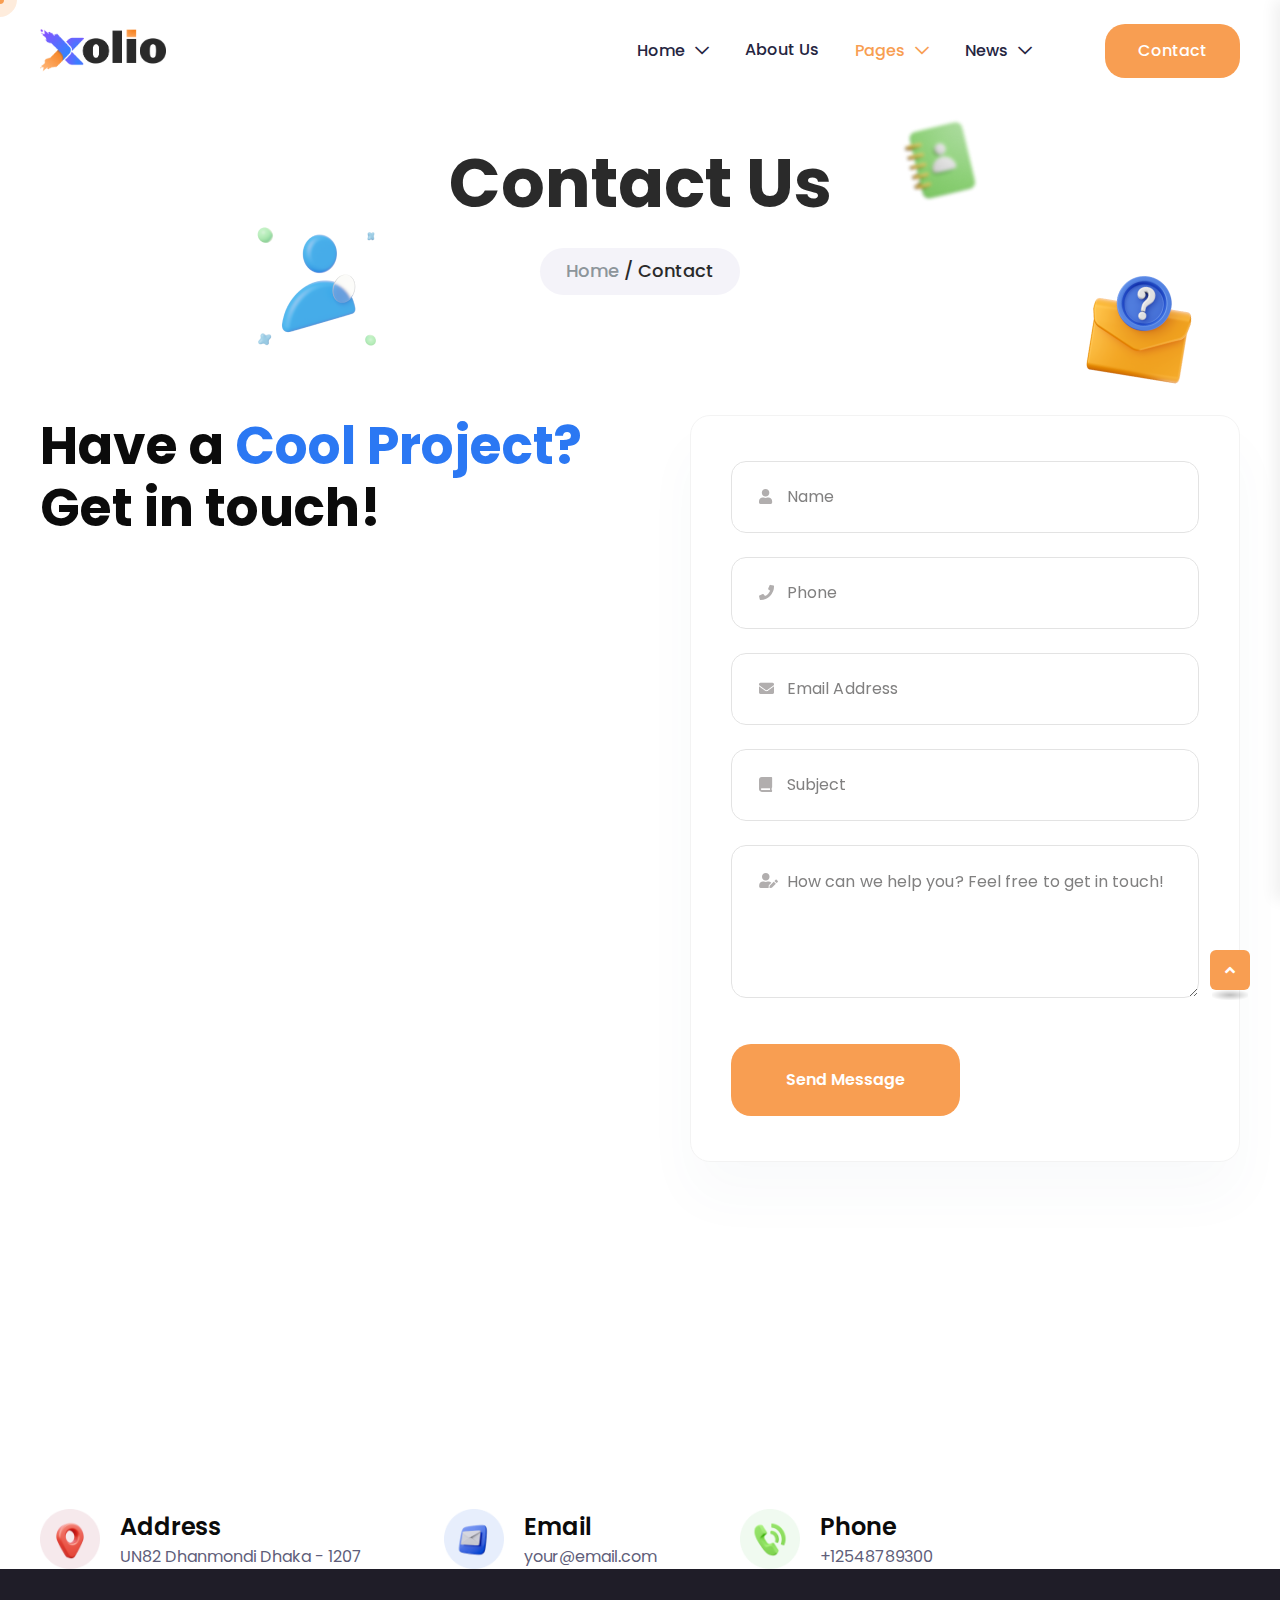
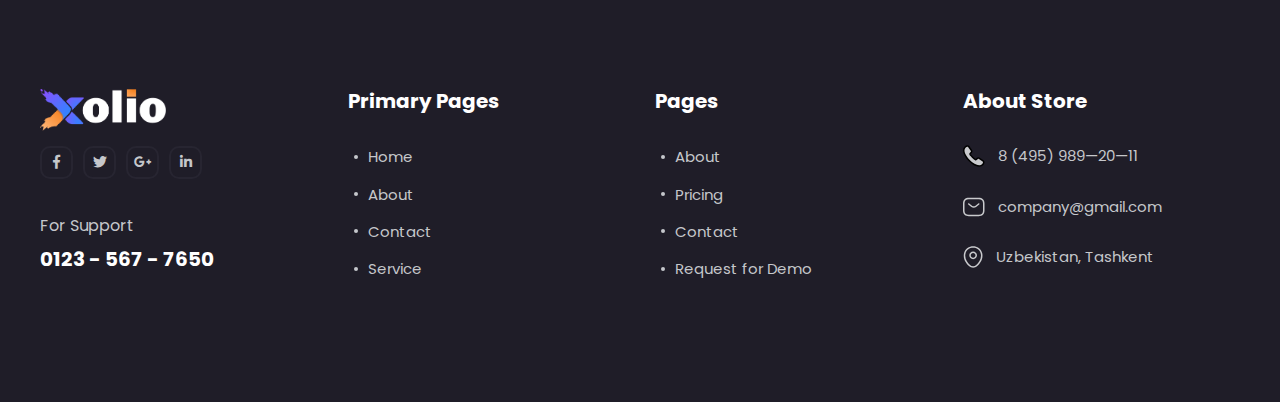
<file: contact.html>
<!doctype html>
<html class="no-js" lang="en">
    <head>
        <meta charset="utf-8">
        <meta http-equiv="x-ua-compatible" content="ie=edge">
        <title>Xolio</title>
        <meta name="description" content="Xolio">
        <meta name="viewport" content="width=device-width, initial-scale=1">

		<link rel="shortcut icon" type="image/x-icon" href="assets/img/favicon.png">
        <!-- Place favicon.ico in the root directory -->

        <!-- CSS here -->
        <link rel="stylesheet" href="assets/css/bootstrap.min.css">
        <link rel="stylesheet" href="assets/css/animate.min.css">
        <link rel="stylesheet" href="assets/css/magnific-popup.css">
        <link rel="stylesheet" href="assets/css/fontawesome-all.min.css">
        <link rel="stylesheet" href="assets/css/swiper-bundle.min.css">
        <link rel="stylesheet" href="assets/css/odometer.css">
        <link rel="stylesheet" href="assets/css/slick.css">
        <link rel="stylesheet" href="assets/css/default.css">
        <link rel="stylesheet" href="assets/css/style.css">
        <link rel="stylesheet" href="assets/css/responsive.css">
    </head>
    <body>

        <!--Preloader-->
        <div id="preloader">
            <div id="loader" class="loader">
                <div class="loader-container">
                    <div class="loader-icon"><img src="assets/img/preloader.png" alt="Xolio"></div>
                </div>
            </div>
        </div>
        <!--Preloader-end -->

        <!-- Custom-cursor -->
        <div class="mouseCursor cursor-outer"></div>
        <div class="mouseCursor cursor-inner"><span>Drag</span></div>
        <!-- Custom-cursor-end -->

		<!-- Scroll-top -->
        <button class="scroll-top scroll-to-target" data-target="html">
            <i class="fas fa-angle-up"></i>
        </button>
        <!-- Scroll-top-end-->

        <!-- header-area -->
        <header>
            <div id="sticky-header" class="menu-area transparent-header">
                <div class="container">
                    <div class="row">
                        <div class="col-12">
                            <div class="mobile-nav-toggler"><i class="fas fa-bars"></i></div>
                            <div class="menu-wrap">
                                <nav class="menu-nav">
                                    <div class="logo">
                                        <a href="index.html"><img src="assets/img/logo/logo.png" alt="Logo"></a>
                                    </div>
                                    <div class="navbar-wrap main-menu d-none d-lg-flex">
                                        <ul class="navigation">
                                            <li class="menu-item-has-children"><a href="#">Home</a>
                                                <ul class="sub-menu">
                                                    <li><a href="index.html">Creative Agency</a></li>
                                                    <li><a href="index-2.html">Personal Portfolio</a></li>
                                                    <li><a href="index-3.html">Digital Agency</a></li>
                                                </ul>
                                            </li>
                                            <li><a href="about-us.html">About Us</a></li>
                                            <li class="active menu-item-has-children"><a href="#">pages</a>
                                                <ul class="sub-menu">
                                                    <li><a href="about-me.html">About Me</a></li>
                                                    <li><a href="team.html">Team Page</a></li>
                                                    <li><a href="team-details.html">Team Details</a></li>
                                                    <li><a href="project-details.html">Portfolio Details</a></li>
                                                    <li><a href="services-details.html">Services Details</a></li>
                                                    <li class="active"><a href="contact.html">Contact Us</a></li>
                                                </ul>
                                            </li>
                                            <li class="menu-item-has-children"><a href="#">News</a>
                                                <ul class="sub-menu">
                                                    <li><a href="blog.html">Our Blog</a></li>
                                                    <li><a href="blog-details.html">Blog Details</a></li>
                                                </ul>
                                            </li>
                                        </ul>
                                    </div>
                                    <div class="header-action">
                                        <ul class="list-wrap">
                                            <li class="header-btn"><a href="#!" class="btn">Contact <span></span></a></li>
                                        </ul>
                                    </div>
                                </nav>
                            </div>

                            <!-- Mobile Menu  -->
                            <div class="mobile-menu">
                                <nav class="menu-box">
                                    <div class="close-btn"><i class="fas fa-times"></i></div>
                                    <div class="nav-logo">
                                        <a href="index.html"><img src="assets/img/logo/logo.png" alt="Logo"></a>
                                    </div>
                                    <div class="menu-outer">
                                        <!--Here Menu Will Come Automatically Via Javascript / Same Menu as in Header-->
                                    </div>
                                    <div class="social-links">
                                        <ul class="clearfix list-wrap">
                                            <li><a href="#"><i class="fab fa-facebook-f"></i></a></li>
                                            <li><a href="#"><i class="fab fa-twitter"></i></a></li>
                                            <li><a href="#"><i class="fab fa-instagram"></i></a></li>
                                            <li><a href="#"><i class="fab fa-linkedin-in"></i></a></li>
                                            <li><a href="#"><i class="fab fa-youtube"></i></a></li>
                                        </ul>
                                    </div>
                                </nav>
                            </div>
                            <div class="menu-backdrop"></div>
                            <!-- End Mobile Menu -->

                        </div>
                    </div>
                </div>

                <!-- header-contact -->
                <div class="header-contact-wrap">
                    <div class="container">
                        <div class="row">
                            <div class="col-lg-8">
                                <div class="left-side-content">
                                    <h3 class="title">Contact</h3>
                                    <div class="row">
                                        <div class="col-xl-4 col-lg-5 col-md-6">
                                            <div class="contact-info-list">
                                                <ul class="list-wrap">
                                                    <li>
                                                        <div class="icon">
                                                            <svg viewBox="0 0 22 20" fill="none" xmlns="http://www.w3.org/2000/svg">
                                                                <path fill-rule="evenodd" clip-rule="evenodd"
                                                                    d="M1.5 6.5C1.5 4.89295 1.95538 3.86848 2.63534 3.2371C3.32535 2.59637 4.36497 2.25 5.75 2.25H15.75C17.135 2.25 18.1746 2.59637 18.8647 3.2371C19.5446 3.86848 20 4.89295 20 6.5V13.5C20 15.107 19.5446 16.1315 18.8647 16.7629C18.1746 17.4036 17.135 17.75 15.75 17.75H5.75C4.36497 17.75 3.32535 17.4036 2.63534 16.7629C1.95538 16.1315 1.5 15.107 1.5 13.5V6.5ZM5.75 0.75C4.13503 0.75 2.67465 1.15363 1.61466 2.1379C0.544615 3.13152 0 4.60705 0 6.5V13.5C0 15.393 0.544615 16.8685 1.61466 17.8621C2.67465 18.8464 4.13503 19.25 5.75 19.25H15.75C17.365 19.25 18.8254 18.8464 19.8853 17.8621C20.9554 16.8685 21.5 15.393 21.5 13.5V6.5C21.5 4.60705 20.9554 3.13152 19.8853 2.1379C18.8254 1.15363 17.365 0.75 15.75 0.75H5.75ZM16.2181 7.58602C16.5417 7.32751 16.5945 6.85558 16.336 6.53194C16.0775 6.20829 15.6056 6.15548 15.2819 6.41398L12.1529 8.91324L12.1525 8.91352C11.3961 9.51536 10.0946 9.51549 9.33799 8.91393L6.21898 6.41471C5.89574 6.1557 5.42373 6.20778 5.16471 6.53102C4.9057 6.85426 4.95778 7.32627 5.28102 7.58529L8.40101 10.0853L8.40286 10.0868C9.70626 11.1244 11.7837 11.1244 13.0871 10.0868L13.0881 10.086L16.2181 7.58602Z" />
                                                            </svg>
                                                        </div>
                                                        <div class="content">
                                                            <a href="mailto:company@gmail.com">company@gmail.com</a>
                                                        </div>
                                                    </li>
                                                    <li>
                                                        <div class="icon">
                                                            <svg viewBox="0 0 20 22" fill="none" xmlns="http://www.w3.org/2000/svg">
                                                                <path fill-rule="evenodd" clip-rule="evenodd"
                                                                    d="M2.48199 7.65591C3.37522 3.73032 6.71708 1.74769 10.1338 1.75C13.5508 1.75231 16.8905 3.73971 17.7791 7.66556L17.7791 7.6656C18.8362 12.3354 15.943 16.3756 13.2111 18.999L13.2097 19.0004C11.4913 20.659 8.77127 20.661 7.04076 18.9997C4.31866 16.3762 1.42493 12.3261 2.48199 7.65591ZM10.1348 0.250002C14.1154 0.252693 18.1706 2.60029 19.2421 7.33441C20.4848 12.8239 17.0589 17.3834 14.251 20.08C11.9497 22.3008 8.31046 22.2989 6.00106 20.0809L6.00012 20.08C3.20236 17.3836 -0.22362 12.8139 1.01908 7.32441L1.01926 7.32364C2.09618 2.58953 6.1542 0.247312 10.1348 0.250002ZM7.76166 9.30994C7.76166 8.00103 8.82274 6.93994 10.1317 6.93994C11.4406 6.93994 12.5017 8.00103 12.5017 9.30994C12.5017 10.6189 11.4406 11.6799 10.1317 11.6799C8.82274 11.6799 7.76166 10.6189 7.76166 9.30994ZM10.1317 5.43994C7.99432 5.43994 6.26166 7.1726 6.26166 9.30994C6.26166 11.4473 7.99432 13.1799 10.1317 13.1799C12.269 13.1799 14.0017 11.4473 14.0017 9.30994C14.0017 7.1726 12.269 5.43994 10.1317 5.43994Z" />
                                                            </svg>
                                                        </div>
                                                        <div class="content">
                                                            <span>Ranelagh Place, Liverpool, L3 5UL, England</span>
                                                        </div>
                                                    </li>
                                                    <li>
                                                        <div class="icon">
                                                            <svg viewBox="0 0 22 22" fill="none" xmlns="http://www.w3.org/2000/svg">
                                                                <path fill-rule="evenodd" clip-rule="evenodd"
                                                                    d="M1.5 11C1.5 5.89421 5.64421 1.75 10.75 1.75C15.8558 1.75 20 5.89421 20 11C20 16.1058 15.8558 20.25 10.75 20.25C5.64421 20.25 1.5 16.1058 1.5 11ZM10.75 0.25C4.81579 0.25 0 5.06579 0 11C0 16.9342 4.81579 21.75 10.75 21.75C16.6842 21.75 21.5 16.9342 21.5 11C21.5 5.06579 16.6842 0.25 10.75 0.25ZM11.1289 6.50977C11.1289 6.09555 10.7931 5.75977 10.3789 5.75977C9.96469 5.75977 9.62891 6.09555 9.62891 6.50977V10.6098C9.62891 11.0862 9.79027 11.5637 10.0149 11.9576C10.2393 12.3511 10.5673 12.7322 10.9755 12.9744L10.9766 12.975L14.0746 14.8238C14.4303 15.0361 14.8907 14.9198 15.1029 14.5641C15.3152 14.2084 15.1989 13.748 14.8432 13.5357L11.7433 11.6857L11.7413 11.6845C11.6099 11.6067 11.4483 11.4431 11.3179 11.2145C11.1875 10.9859 11.1289 10.7633 11.1289 10.6098V6.50977Z" />
                                                            </svg>
                                                        </div>
                                                        <div class="content">
                                                            <span>7 Days a week <br> from 10-00 am to 6-00 pm</span>
                                                        </div>
                                                    </li>
                                                </ul>
                                                <div class="lats-chat">
                                                    <a href="contact.html">Lat’s Chat</a>
                                                </div>
                                            </div>
                                        </div>
                                        <div class="col-xl-8 col-lg-7 col-md-6">
                                            <div class="our-best-project">
                                                <div class="content">
                                                    <h4 class="title">One of Our <span>Best Ongoing</span> Projects</h4>
                                                    <a href="project-details.html" class="btn">Details <span></span></a>
                                                </div>
                                                <div class="thumb">
                                                    <img src="assets/img/images/our_project_img.png" alt="">
                                                </div>
                                            </div>
                                        </div>
                                    </div>
                                </div>
                            </div>
                            <div class="col-lg-4">
                                <div class="customer-support-wrap">
                                    <h4 class="title">Customer Support</h4>
                                    <div class="customer-support-content">
                                        <div class="content-top">
                                            <img src="assets/img/images/support_img.png" alt="">
                                            <h4 class="title">Need Help Choosing a Plan?</h4>
                                        </div>
                                        <p>We offer solutions for businesses of all sizes. For questions about our plans and products,,
                                            contact our team of experts. <a href="contact.html">Get in touch</a></p>
                                    </div>
                                    <div class="content-bottom">
                                        <a href="contact.html">Support</a>
                                        <a href="contact.html">Documentation</a>
                                    </div>
                                </div>
                            </div>
                        </div>
                    </div>
                </div>
                <div class="body-contact-overlay"></div>
                <!-- header-contact-end -->
            </div>
        </header>
        <!-- header-area-end -->



        <!-- main-area -->
        <main>

            <!-- breadcrumb-area -->
            <section class="breadcrumb-area breadcrumb-area-four pt-175 pb-160">
                <div class="container">
                    <div class="row">
                        <div class="col-12">
                            <div class="breadcrumb-content">
                                <h2 class="title">Contact Us</h2>
                                <nav aria-label="breadcrumb">
                                    <ol class="breadcrumb">
                                        <li class="breadcrumb-item"><a href="index.html">Home</a></li>
                                        <li class="breadcrumb-item active" aria-current="page">Contact</li>
                                    </ol>
                                </nav>
                            </div>
                        </div>
                    </div>
                </div>
                <div class="breadcrumb-shape-wrap-three">
                    <img src="assets/img/images/breadcrumb_shape04.png" alt="" class="wow zoomIn" data-wow-delay=".2s">
                    <img src="assets/img/images/breadcrumb_shape05.png" alt="" class="wow zoomIn" data-wow-delay=".2s">
                    <img src="assets/img/images/breadcrumb_shape06.png" alt="" class="wow zoomIn" data-wow-delay=".2s">
                </div>
            </section>
            <!-- breadcrumb-area-end -->

            <!-- contact-area -->
            <section class="inner-contact-area">
                <div class="container">
                    <div class="inner-contact-wrap">
                        <div class="row">
                            <div class="col-xl-9 col-lg-10">
                                <div class="section-title title-style-two mb-50">
                                    <h2 class="title">Have a <span>Cool Project?</span> Get in touch!</h2>
                                </div>
                                <div class="inner-contact-form-wrap">
                                    <form action="#">
                                        <div class="form-grp">
                                            <label for="name"><i class="fas fa-user"></i></label>
                                            <input type="text" id="name" placeholder="Name">
                                        </div>
                                        <div class="form-grp">
                                            <label for="phone"><i class="fas fa-phone"></i></label>
                                            <input type="text" id="phone" placeholder="Phone">
                                        </div>
                                        <div class="form-grp">
                                            <label for="email"><i class="fas fa-envelope"></i></label>
                                            <input type="email" id="email" placeholder="Email Address">
                                        </div>
                                        <div class="form-grp">
                                            <label for="subject"><i class="fas fa-book-alt"></i></label>
                                            <input type="text" id="subject" placeholder="Subject">
                                        </div>
                                        <div class="form-grp">
                                            <label for="comment"><i class="fas fa-user-edit"></i></label>
                                            <textarea name="comment" id="comment" placeholder="How can we help you? Feel free to get in touch!"></textarea>
                                        </div>
                                        <button type="submit" class="btn">Send Message <span></span></button>
                                    </form>
                                </div>
                                <div id="contact-map">
                                    <iframe
                                        src="https://www.google.com/maps/embed?pb=!1m18!1m12!1m3!1d96811.54759587669!2d-74.01263924803828!3d40.6880494567041!2m3!1f0!2f0!3f0!3m2!1i1024!2i768!4f13.1!3m3!1m2!1s0x89c25bae694479a3%3A0xb9949385da52e69e!2sBarclays%20Center!5e0!3m2!1sen!2sbd!4v1636195194646!5m2!1sen!2sbd"
                                        allowfullscreen loading="lazy"></iframe>
                                </div>
                                <div class="inner-contact-info">
                                    <ul class="list-wrap">
                                        <li>
                                            <div class="contact-info-item">
                                                <div class="icon">
                                                    <img src="assets/img/icon/loction_icon03.png" alt="">
                                                </div>
                                                <div class="content">
                                                    <h6 class="title">Address</h6>
                                                    <p>UN82 Dhanmondi Dhaka - 1207</p>
                                                </div>
                                            </div>
                                        </li>
                                        <li>
                                            <div class="contact-info-item">
                                                <div class="icon">
                                                    <img src="assets/img/icon/mail_icon03.png" alt="">
                                                </div>
                                                <div class="content">
                                                    <h6 class="title">Email</h6>
                                                    <a href="mailto:your@email.com">your@email.com</a>
                                                </div>
                                            </div>
                                        </li>
                                        <li>
                                            <div class="contact-info-item">
                                                <div class="icon">
                                                    <img src="assets/img/icon/phone_icon03.png" alt="">
                                                </div>
                                                <div class="content">
                                                    <h6 class="title">Phone</h6>
                                                    <a href="tel:0123456789">+12548789300</a>
                                                </div>
                                            </div>
                                        </li>
                                    </ul>
                                </div>
                            </div>
                        </div>
                    </div>
                </div>
            </section>
            <!-- contact-area-end -->

        </main>
        <!-- main-area-end -->

         <!-- footer-area -->
         <footer>
            <div class="footer-area">
                <div class="footer-top">
                    <div class="container">
                        <div class="row">
                            <div class="col-lg-3 col-sm-6">
                                <div class="footer-widget">
                                    <div class="logo">
                                        <a href="index.html"><img src="assets/img/logo/w_logo.png" alt=""></a>
                                    </div>
                                    <div class="footer-social">
                                        <ul class="list-wrap">
                                            <li><a href="#"><i class="fab fa-facebook-f"></i></a></li>
                                            <li class="active"><a href="#"><i class="fab fa-twitter"></i></a></li>
                                            <li><a href="#"><i class="fab fa-google-plus-g"></i></a></li>
                                            <li><a href="#"><i class="fab fa-linkedin-in"></i></a></li>
                                        </ul>
                                    </div>
                                    <div class="footer-contact">
                                        <span>For Support</span>
                                        <h2 class="title"><a href="tel:0123456789">0123 - 567 - 7650</a></h2>
                                    </div>
                                </div>
                            </div>
                            <div class="col-lg-3 col-sm-6">
                                <div class="footer-widget">
                                    <h4 class="fw-title">Primary Pages</h4>
                                    <div class="fw-link">
                                        <ul class="list-wrap">
                                            <li><a href="index.html">Home</a></li>
                                            <li><a href="about-us.html">About</a></li>
                                            <li><a href="contact.html">Contact</a></li>
                                            <li><a href="services-details.html">Service</a></li>
                                        </ul>
                                    </div>
                                </div>
                            </div>
                            <div class="col-lg-3 col-sm-6">
                                <div class="footer-widget">
                                    <h4 class="fw-title">Pages</h4>
                                    <div class="fw-link">
                                        <ul class="list-wrap">
                                            <li><a href="about-us.html">About</a></li>
                                            <li><a href="contact.html">Pricing</a></li>
                                            <li><a href="contact.html">Contact</a></li>
                                            <li><a href="contact.html">Request for Demo</a></li>
                                        </ul>
                                    </div>
                                </div>
                            </div>
                            <div class="col-lg-3 col-sm-6">
                                <div class="footer-widget">
                                    <h4 class="fw-title">About Store</h4>
                                    <div class="footer-about">
                                        <ul class="list-wrap">
                                            <li><img src="assets/img/icon/phone_icon.svg" alt=""><a href="tel:0123456789">8 (495) 989—20—11</a></li>
                                            <li><img src="assets/img/icon/mail_icon.svg" alt=""><a href="mailto:company@gmail.com">company@gmail.com</a></li>
                                            <li><img src="assets/img/icon/loction_icon.svg" alt=""><span> Uzbekistan, Tashkent</span></li>
                                        </ul>
                                    </div>
                                </div>
                            </div>
                        </div>
                    </div>
                </div>
            </div>
        </footer>
        <!-- footer-area-end -->



        <!-- JS here -->
        <script src="assets/js/vendor/jquery-3.6.0.min.js"></script>
        <script src="assets/js/bootstrap.min.js"></script>
        <script src="assets/js/isotope.pkgd.min.js"></script>
        <script src="assets/js/imagesloaded.pkgd.min.js"></script>
        <script src="assets/js/jquery.magnific-popup.min.js"></script>
        <script src="assets/js/jquery.odometer.min.js"></script>
        <script src="assets/js/swiper-bundle.min.js"></script>
        <script src="assets/js/jquery.appear.js"></script>
        <script src="assets/js/slick.min.js"></script>
        <script src="assets/js/ajax-form.js"></script>
        <script src="assets/js/parallax.min.js"></script>
        <script src="assets/js/jquery.parallaxScroll.min.js"></script>
        <script src="assets/js/tween-max.js"></script>
        <script src="assets/js/wow.min.js"></script>
        <script src="assets/js/main.js"></script>
    </body>
</html>
</file>
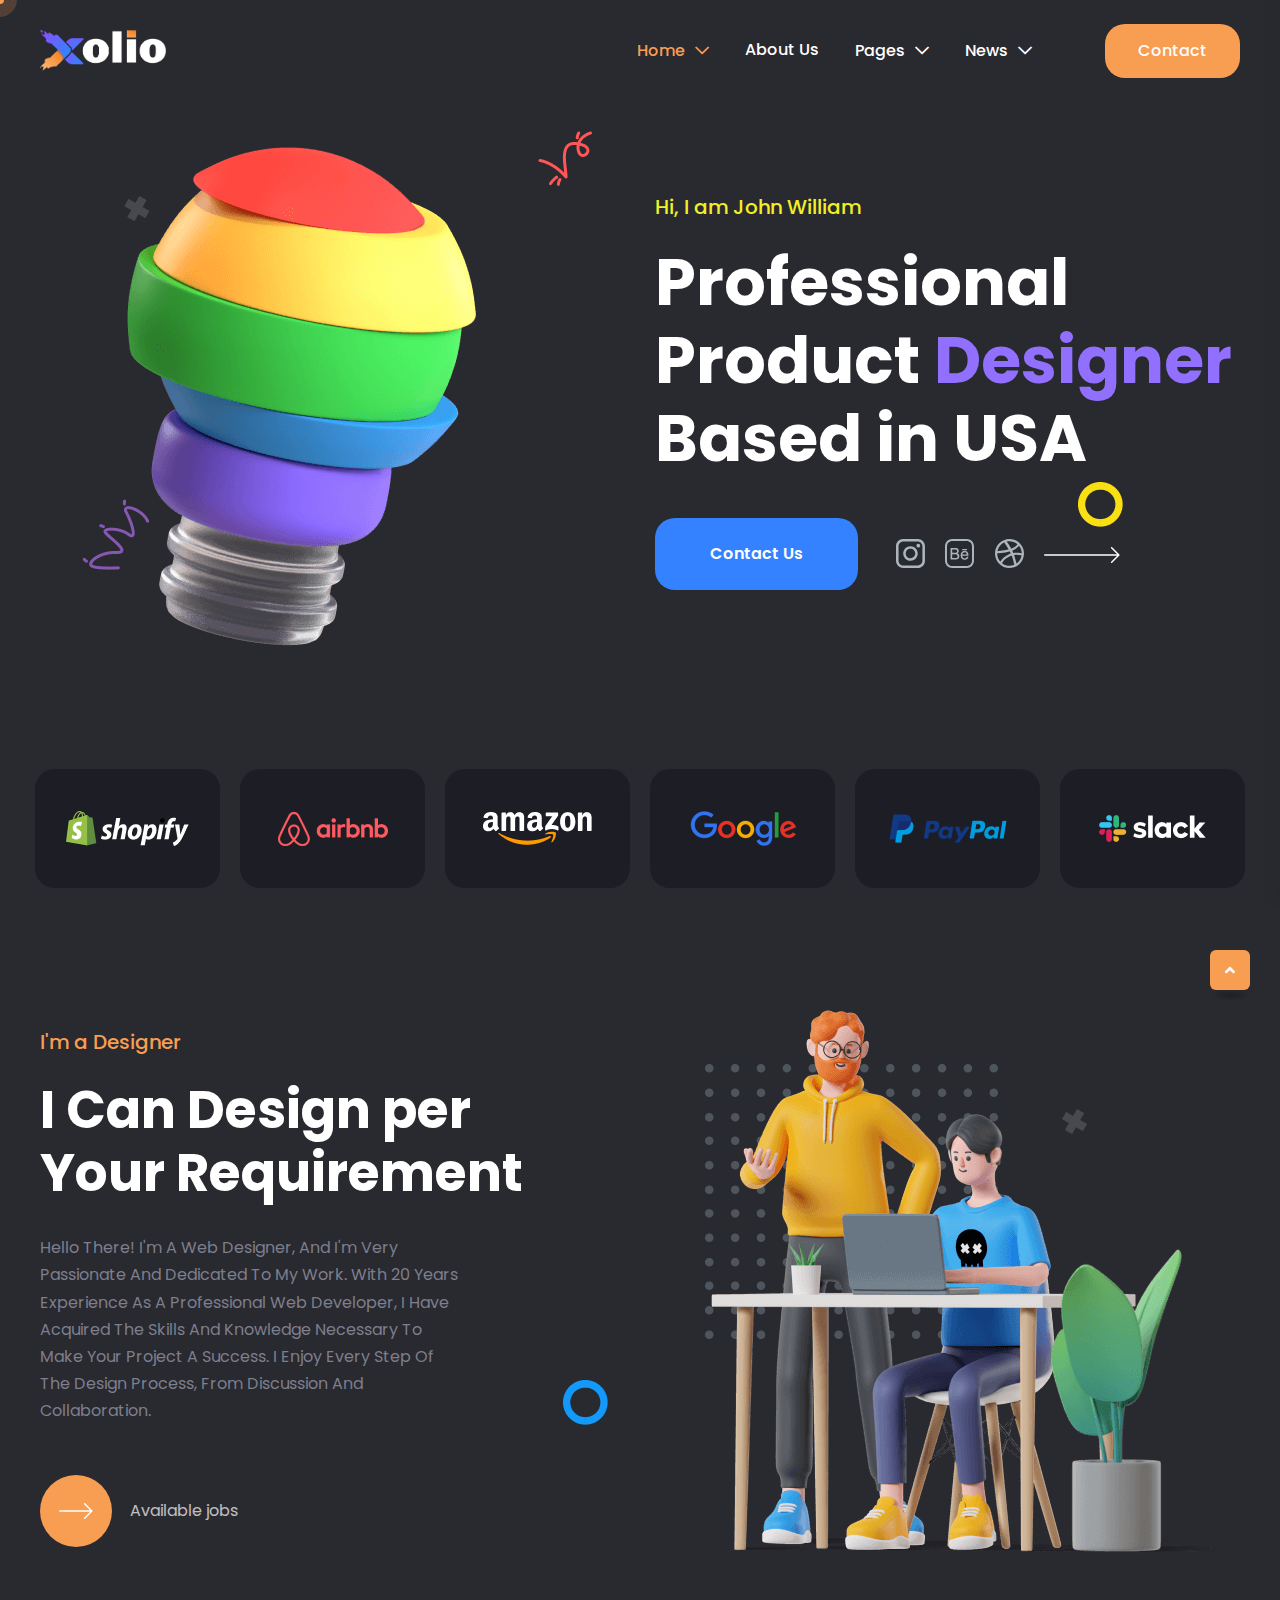
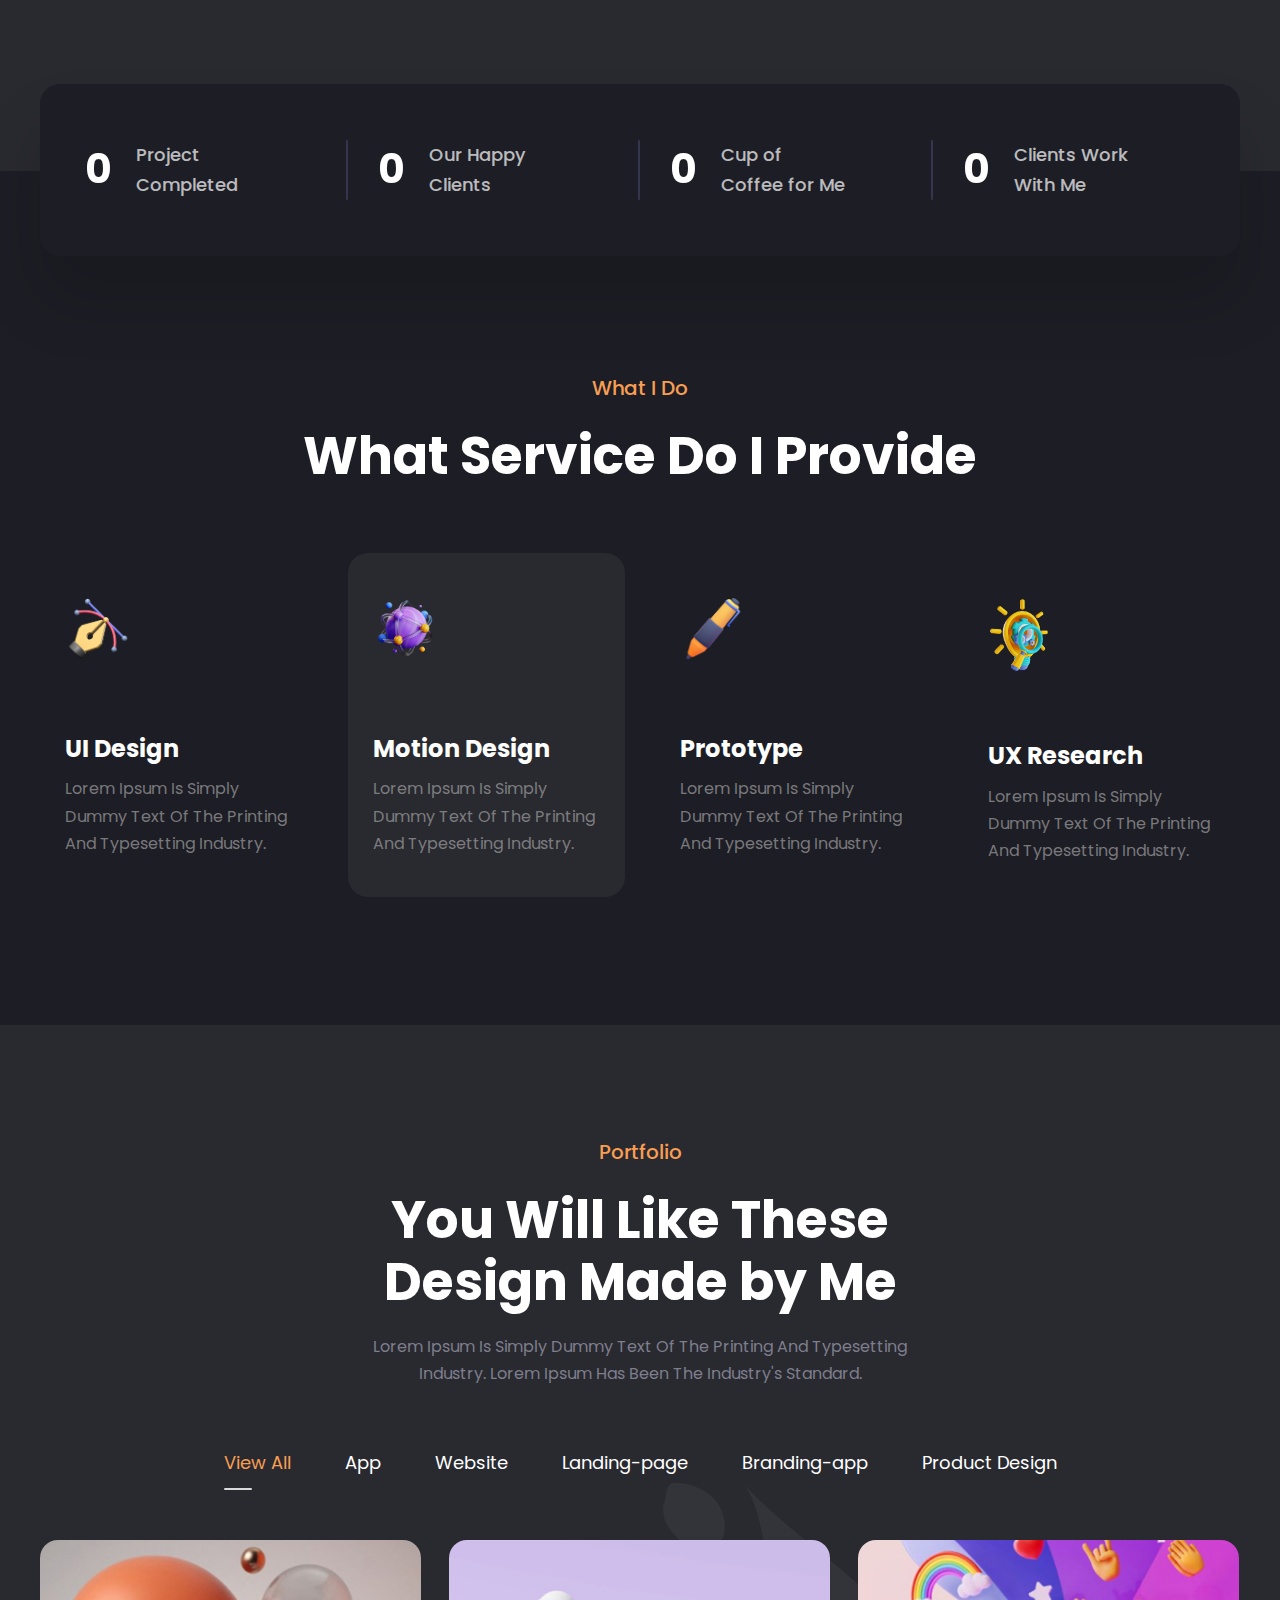
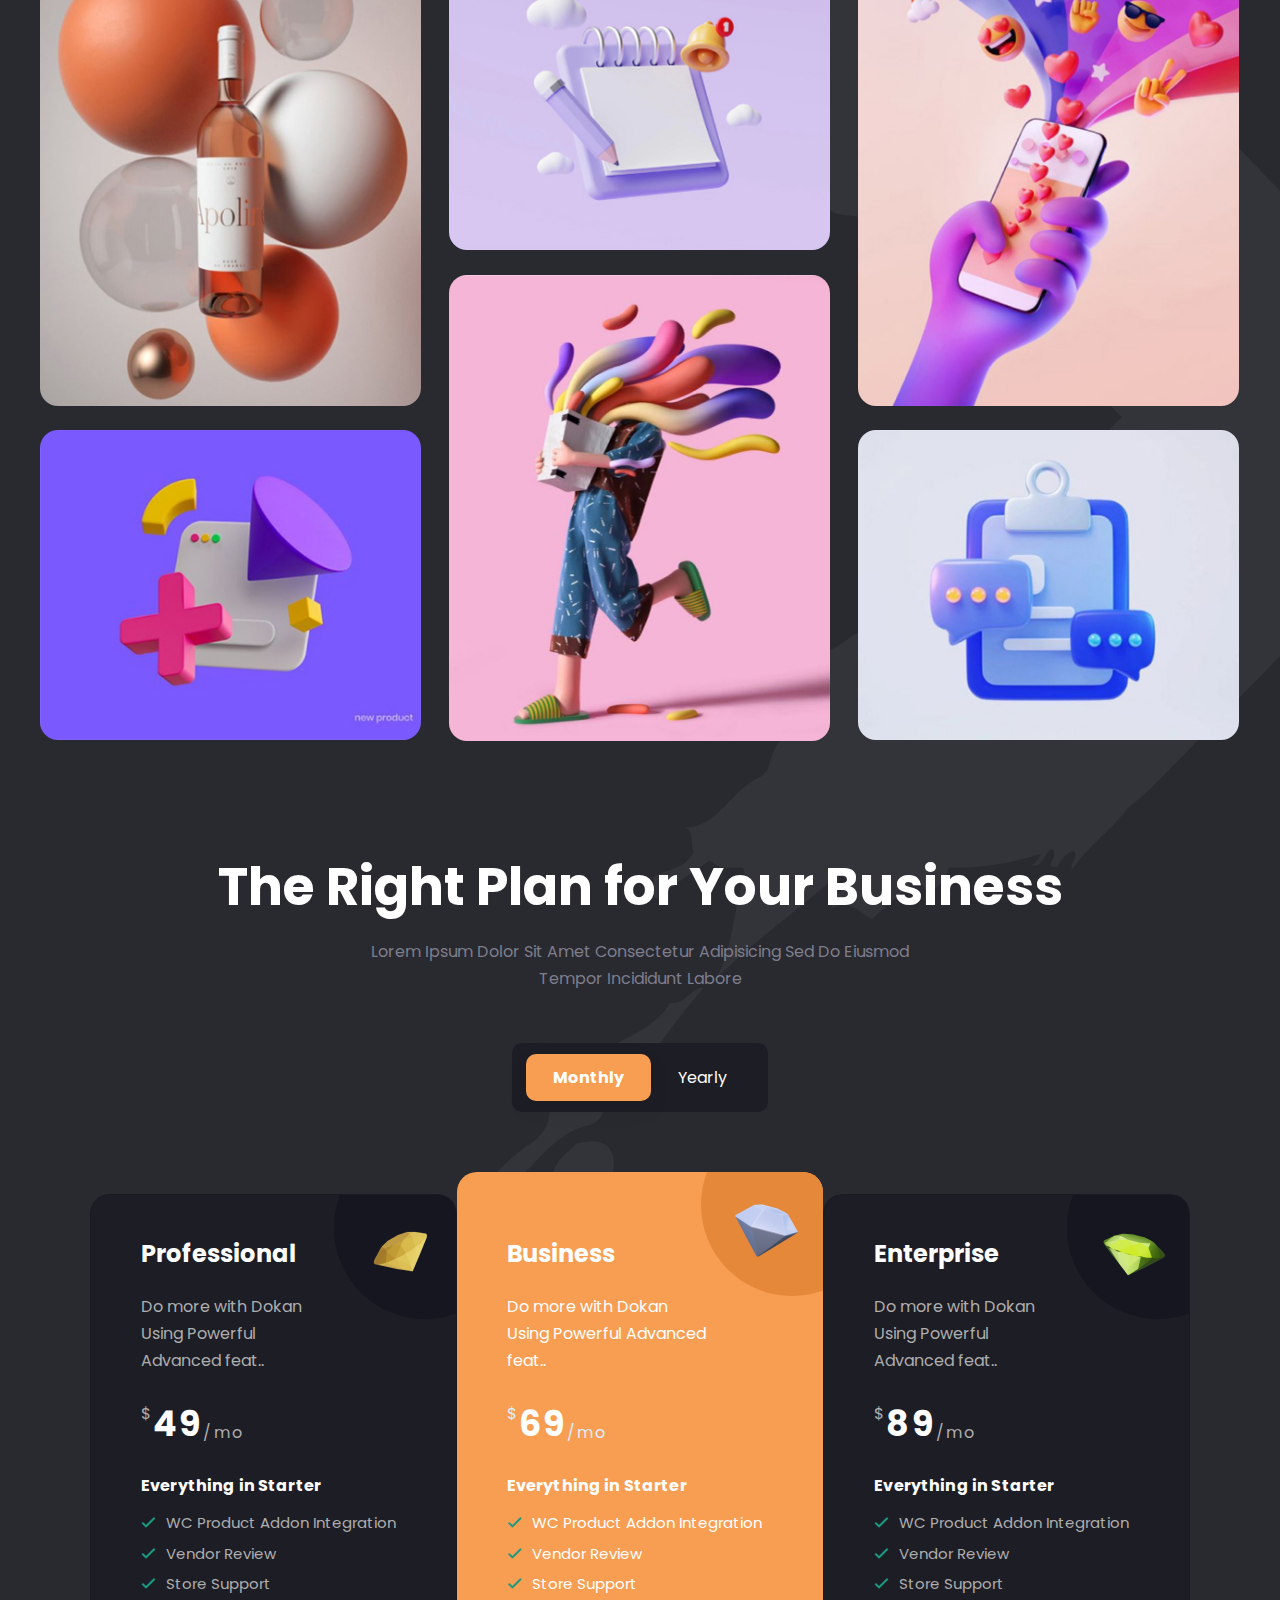
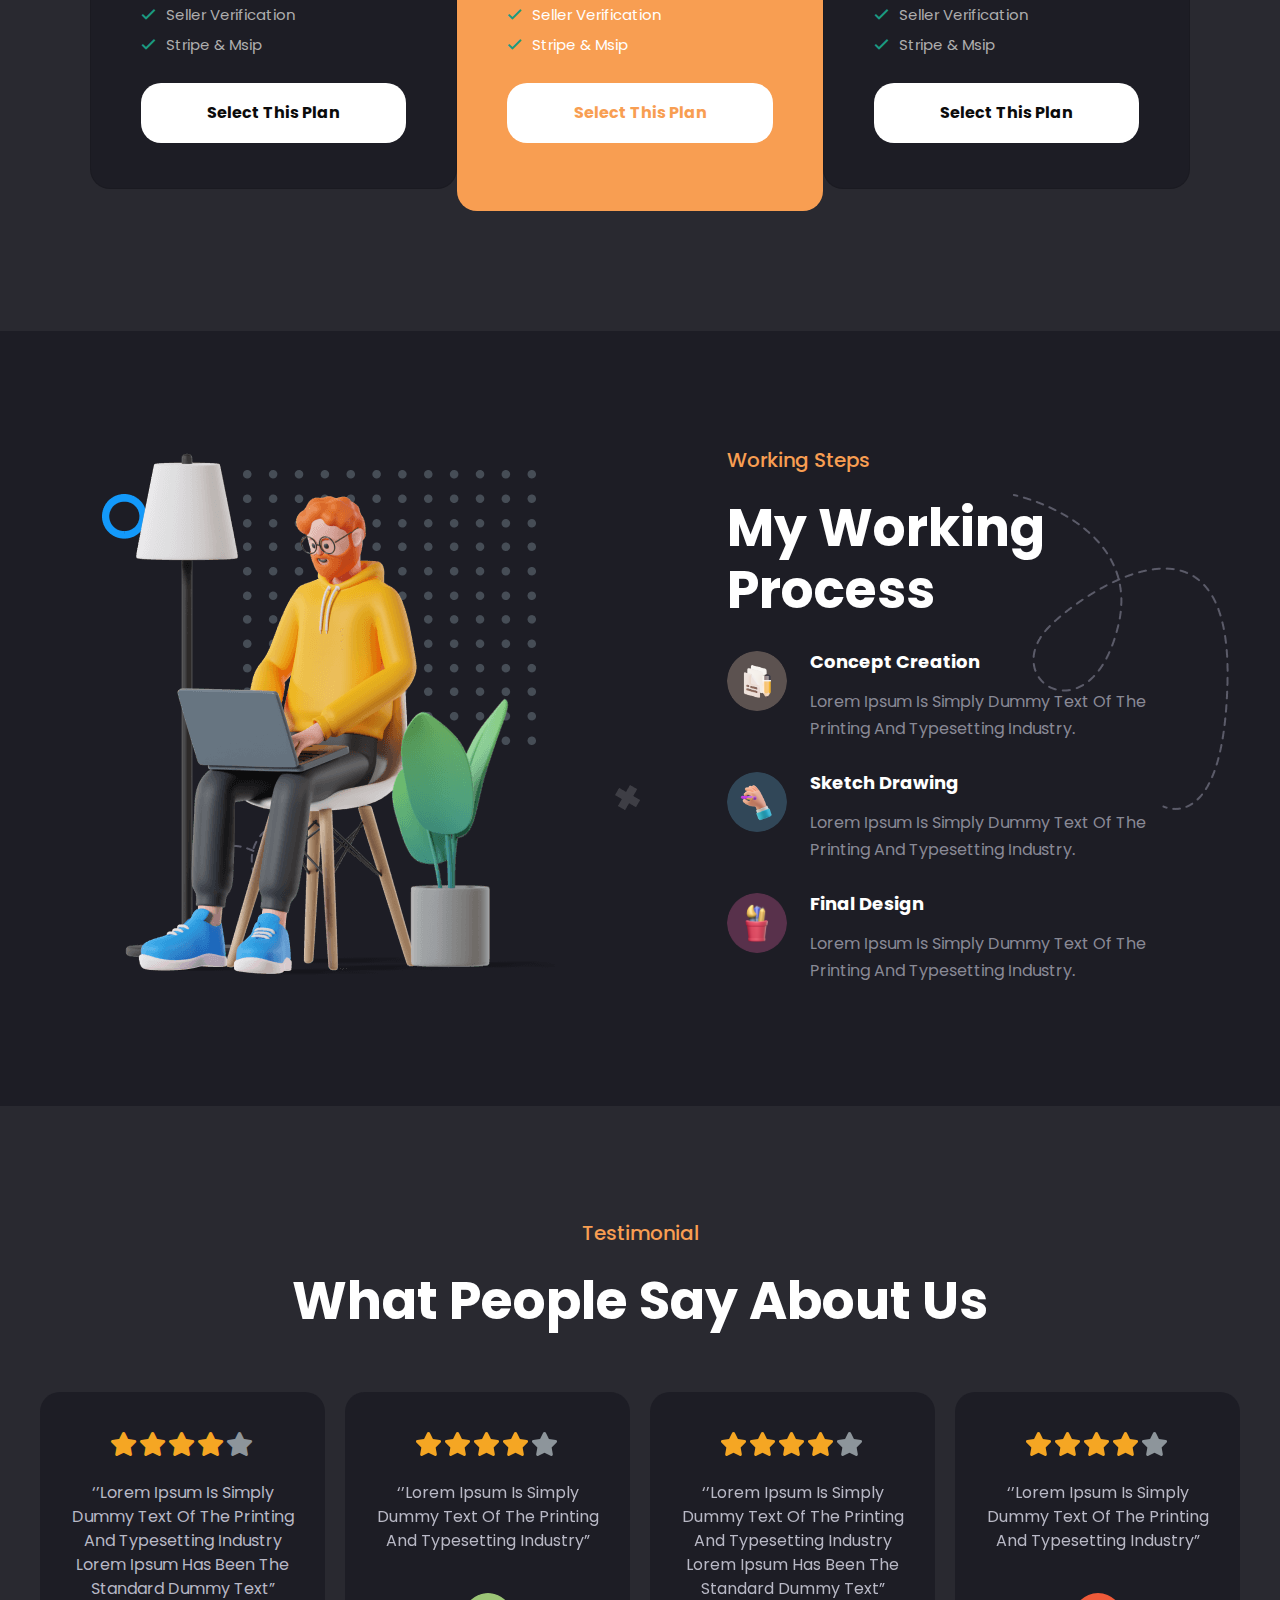
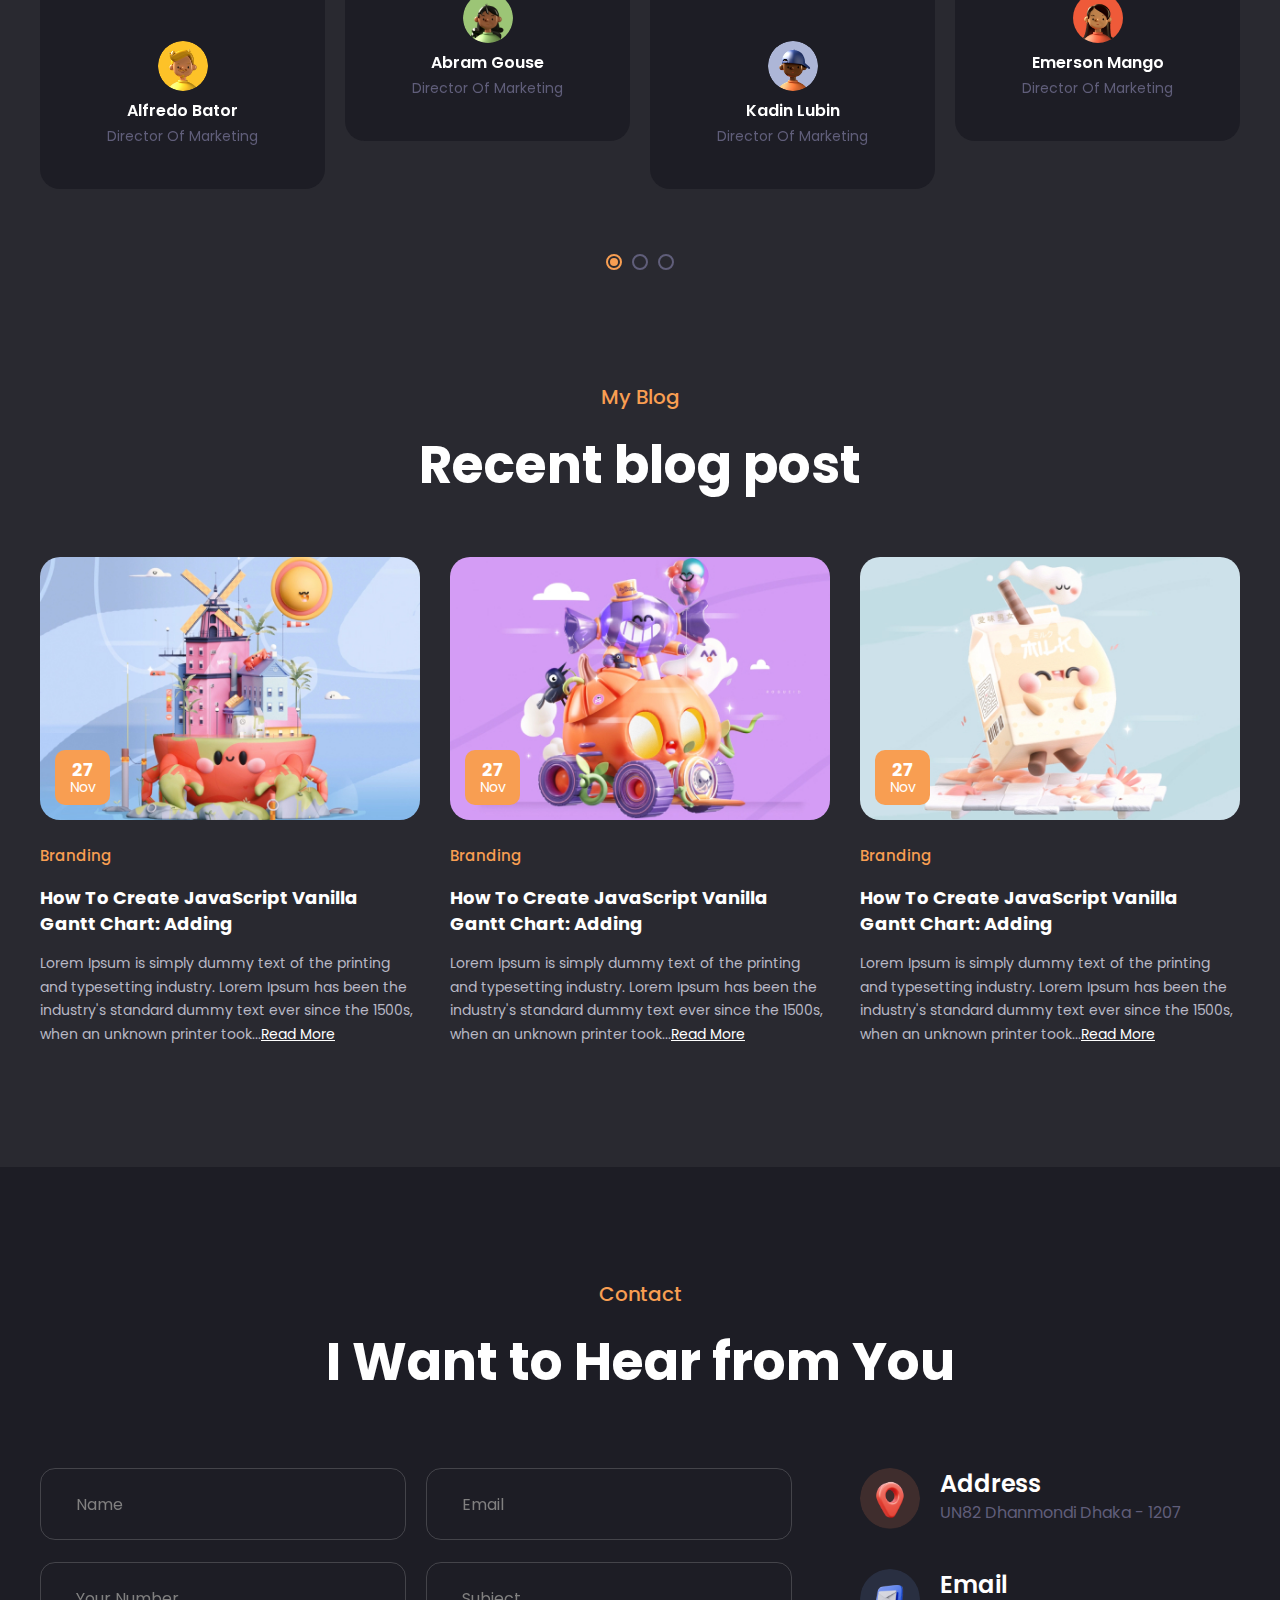
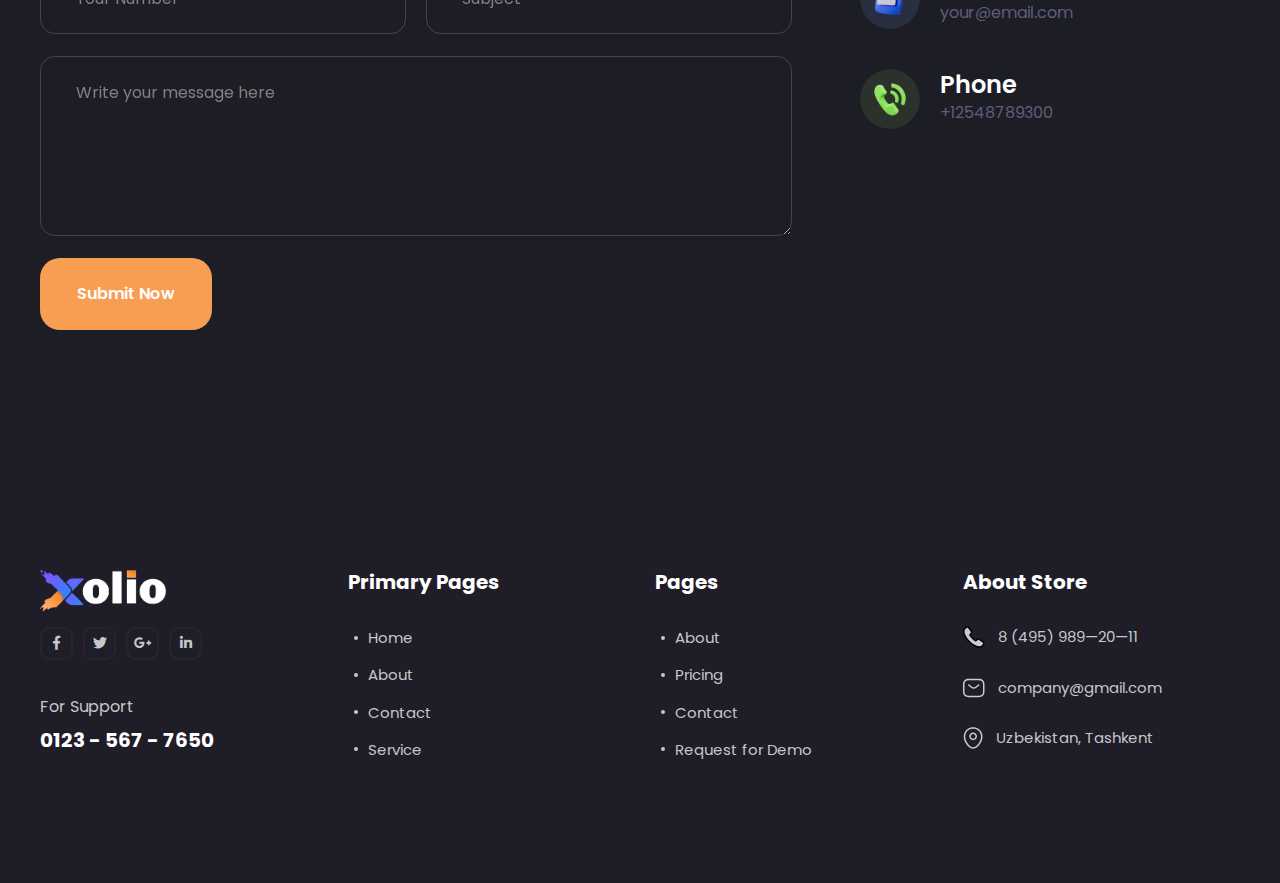
<file: index-2.html>
<!doctype html>
<html class="no-js" lang="en">
    <head>
        <meta charset="utf-8">
        <meta http-equiv="x-ua-compatible" content="ie=edge">
        <title>Xolio</title>
        <meta name="description" content="Xolio">
        <meta name="viewport" content="width=device-width, initial-scale=1">

		<link rel="shortcut icon" type="image/x-icon" href="assets/img/favicon.png">
        <!-- Place favicon.ico in the root directory -->

        <!-- CSS here -->
        <link rel="stylesheet" href="assets/css/bootstrap.min.css">
        <link rel="stylesheet" href="assets/css/animate.min.css">
        <link rel="stylesheet" href="assets/css/magnific-popup.css">
        <link rel="stylesheet" href="assets/css/fontawesome-all.min.css">
        <link rel="stylesheet" href="assets/css/swiper-bundle.min.css">
        <link rel="stylesheet" href="assets/css/odometer.css">
        <link rel="stylesheet" href="assets/css/slick.css">
        <link rel="stylesheet" href="assets/css/default.css">
        <link rel="stylesheet" href="assets/css/style.css">
        <link rel="stylesheet" href="assets/css/responsive.css">
    </head>
    <body class="black-background">

        <!--Preloader-->
        <div id="preloader">
            <div id="loader" class="loader">
                <div class="loader-container">
                    <div class="loader-icon"><img src="assets/img/preloader.png" alt="Xolio"></div>
                </div>
            </div>
        </div>
        <!--Preloader-end -->

        <!-- Custom-cursor -->
        <div class="mouseCursor cursor-outer"></div>
        <div class="mouseCursor cursor-inner"><span>Drag</span></div>
        <!-- Custom-cursor-end -->

		<!-- Scroll-top -->
        <button class="scroll-top scroll-to-target" data-target="html">
            <i class="fas fa-angle-up"></i>
        </button>
        <!-- Scroll-top-end-->

        <!-- header-area -->
        <header>
            <div id="sticky-header" class="menu-area menu-style-two transparent-header">
                <div class="container">
                    <div class="row">
                        <div class="col-12">
                            <div class="mobile-nav-toggler"><i class="fas fa-bars"></i></div>
                            <div class="menu-wrap">
                                <nav class="menu-nav">
                                    <div class="logo">
                                        <a href="index.html"><img src="assets/img/logo/w_logo.png" alt="Logo"></a>
                                    </div>
                                    <div class="navbar-wrap main-menu d-none d-lg-flex">
                                        <ul class="navigation">
                                            <li class="active menu-item-has-children"><a href="#">Home</a>
                                                <ul class="sub-menu">
                                                    <li><a href="index.html">Creative Agency</a></li>
                                                    <li class="active"><a href="index-2.html">Personal Portfolio</a></li>
                                                    <li><a href="index-3.html">Digital Agency</a></li>
                                                </ul>
                                            </li>
                                            <li><a href="about-us.html">About Us</a></li>
                                            <li class="menu-item-has-children"><a href="#">pages</a>
                                                <ul class="sub-menu">
                                                    <li><a href="about-me.html">About Me</a></li>
                                                    <li><a href="team.html">Team Page</a></li>
                                                    <li><a href="team-details.html">Team Details</a></li>
                                                    <li><a href="project-details.html">Portfolio Details</a></li>
                                                    <li><a href="services-details.html">Services Details</a></li>
                                                    <li><a href="contact.html">Contact Us</a></li>
                                                </ul>
                                            </li>
                                            <li class="menu-item-has-children"><a href="#">News</a>
                                                <ul class="sub-menu">
                                                    <li><a href="blog.html">Our Blog</a></li>
                                                    <li><a href="blog-details.html">Blog Details</a></li>
                                                </ul>
                                            </li>
                                        </ul>
                                    </div>
                                    <div class="header-action">
                                        <ul class="list-wrap">
                                            <li class="header-btn"><a href="#!" class="btn">Contact <span></span></a></li>
                                        </ul>
                                    </div>
                                </nav>
                            </div>

                            <!-- Mobile Menu  -->
                            <div class="mobile-menu">
                                <nav class="menu-box">
                                    <div class="close-btn"><i class="fas fa-times"></i></div>
                                    <div class="nav-logo">
                                        <a href="index.html"><img src="assets/img/logo/logo.png" alt="Logo"></a>
                                    </div>
                                    <div class="menu-outer">
                                        <!--Here Menu Will Come Automatically Via Javascript / Same Menu as in Header-->
                                    </div>
                                    <div class="social-links">
                                        <ul class="clearfix list-wrap">
                                            <li><a href="#"><i class="fab fa-facebook-f"></i></a></li>
                                            <li><a href="#"><i class="fab fa-twitter"></i></a></li>
                                            <li><a href="#"><i class="fab fa-instagram"></i></a></li>
                                            <li><a href="#"><i class="fab fa-linkedin-in"></i></a></li>
                                            <li><a href="#"><i class="fab fa-youtube"></i></a></li>
                                        </ul>
                                    </div>
                                </nav>
                            </div>
                            <div class="menu-backdrop"></div>
                            <!-- End Mobile Menu -->

                        </div>
                    </div>
                </div>
                <!-- header-contact -->
                <div class="header-contact-wrap black-background">
                    <div class="container">
                        <div class="row">
                            <div class="col-lg-8">
                                <div class="left-side-content">
                                    <h3 class="title">Contact</h3>
                                    <div class="row">
                                        <div class="col-xl-4 col-lg-5 col-md-6">
                                            <div class="contact-info-list">
                                                <ul class="list-wrap">
                                                    <li>
                                                        <div class="icon">
                                                            <svg viewBox="0 0 22 20" fill="none" xmlns="http://www.w3.org/2000/svg">
                                                                <path fill-rule="evenodd" clip-rule="evenodd"
                                                                    d="M1.5 6.5C1.5 4.89295 1.95538 3.86848 2.63534 3.2371C3.32535 2.59637 4.36497 2.25 5.75 2.25H15.75C17.135 2.25 18.1746 2.59637 18.8647 3.2371C19.5446 3.86848 20 4.89295 20 6.5V13.5C20 15.107 19.5446 16.1315 18.8647 16.7629C18.1746 17.4036 17.135 17.75 15.75 17.75H5.75C4.36497 17.75 3.32535 17.4036 2.63534 16.7629C1.95538 16.1315 1.5 15.107 1.5 13.5V6.5ZM5.75 0.75C4.13503 0.75 2.67465 1.15363 1.61466 2.1379C0.544615 3.13152 0 4.60705 0 6.5V13.5C0 15.393 0.544615 16.8685 1.61466 17.8621C2.67465 18.8464 4.13503 19.25 5.75 19.25H15.75C17.365 19.25 18.8254 18.8464 19.8853 17.8621C20.9554 16.8685 21.5 15.393 21.5 13.5V6.5C21.5 4.60705 20.9554 3.13152 19.8853 2.1379C18.8254 1.15363 17.365 0.75 15.75 0.75H5.75ZM16.2181 7.58602C16.5417 7.32751 16.5945 6.85558 16.336 6.53194C16.0775 6.20829 15.6056 6.15548 15.2819 6.41398L12.1529 8.91324L12.1525 8.91352C11.3961 9.51536 10.0946 9.51549 9.33799 8.91393L6.21898 6.41471C5.89574 6.1557 5.42373 6.20778 5.16471 6.53102C4.9057 6.85426 4.95778 7.32627 5.28102 7.58529L8.40101 10.0853L8.40286 10.0868C9.70626 11.1244 11.7837 11.1244 13.0871 10.0868L13.0881 10.086L16.2181 7.58602Z" />
                                                            </svg>
                                                        </div>
                                                        <div class="content">
                                                            <a href="mailto:company@gmail.com">company@gmail.com</a>
                                                        </div>
                                                    </li>
                                                    <li>
                                                        <div class="icon">
                                                            <svg viewBox="0 0 20 22" fill="none" xmlns="http://www.w3.org/2000/svg">
                                                                <path fill-rule="evenodd" clip-rule="evenodd"
                                                                    d="M2.48199 7.65591C3.37522 3.73032 6.71708 1.74769 10.1338 1.75C13.5508 1.75231 16.8905 3.73971 17.7791 7.66556L17.7791 7.6656C18.8362 12.3354 15.943 16.3756 13.2111 18.999L13.2097 19.0004C11.4913 20.659 8.77127 20.661 7.04076 18.9997C4.31866 16.3762 1.42493 12.3261 2.48199 7.65591ZM10.1348 0.250002C14.1154 0.252693 18.1706 2.60029 19.2421 7.33441C20.4848 12.8239 17.0589 17.3834 14.251 20.08C11.9497 22.3008 8.31046 22.2989 6.00106 20.0809L6.00012 20.08C3.20236 17.3836 -0.22362 12.8139 1.01908 7.32441L1.01926 7.32364C2.09618 2.58953 6.1542 0.247312 10.1348 0.250002ZM7.76166 9.30994C7.76166 8.00103 8.82274 6.93994 10.1317 6.93994C11.4406 6.93994 12.5017 8.00103 12.5017 9.30994C12.5017 10.6189 11.4406 11.6799 10.1317 11.6799C8.82274 11.6799 7.76166 10.6189 7.76166 9.30994ZM10.1317 5.43994C7.99432 5.43994 6.26166 7.1726 6.26166 9.30994C6.26166 11.4473 7.99432 13.1799 10.1317 13.1799C12.269 13.1799 14.0017 11.4473 14.0017 9.30994C14.0017 7.1726 12.269 5.43994 10.1317 5.43994Z" />
                                                            </svg>
                                                        </div>
                                                        <div class="content">
                                                            <span>Ranelagh Place, Liverpool, L3 5UL, England</span>
                                                        </div>
                                                    </li>
                                                    <li>
                                                        <div class="icon">
                                                            <svg viewBox="0 0 22 22" fill="none" xmlns="http://www.w3.org/2000/svg">
                                                                <path fill-rule="evenodd" clip-rule="evenodd"
                                                                    d="M1.5 11C1.5 5.89421 5.64421 1.75 10.75 1.75C15.8558 1.75 20 5.89421 20 11C20 16.1058 15.8558 20.25 10.75 20.25C5.64421 20.25 1.5 16.1058 1.5 11ZM10.75 0.25C4.81579 0.25 0 5.06579 0 11C0 16.9342 4.81579 21.75 10.75 21.75C16.6842 21.75 21.5 16.9342 21.5 11C21.5 5.06579 16.6842 0.25 10.75 0.25ZM11.1289 6.50977C11.1289 6.09555 10.7931 5.75977 10.3789 5.75977C9.96469 5.75977 9.62891 6.09555 9.62891 6.50977V10.6098C9.62891 11.0862 9.79027 11.5637 10.0149 11.9576C10.2393 12.3511 10.5673 12.7322 10.9755 12.9744L10.9766 12.975L14.0746 14.8238C14.4303 15.0361 14.8907 14.9198 15.1029 14.5641C15.3152 14.2084 15.1989 13.748 14.8432 13.5357L11.7433 11.6857L11.7413 11.6845C11.6099 11.6067 11.4483 11.4431 11.3179 11.2145C11.1875 10.9859 11.1289 10.7633 11.1289 10.6098V6.50977Z" />
                                                            </svg>
                                                        </div>
                                                        <div class="content">
                                                            <span>7 Days a week <br> from 10-00 am to 6-00 pm</span>
                                                        </div>
                                                    </li>
                                                </ul>
                                                <div class="lats-chat">
                                                    <a href="contact.html">Lat’s Chat</a>
                                                </div>
                                            </div>
                                        </div>
                                        <div class="col-xl-8 col-lg-7 col-md-6">
                                            <div class="our-best-project">
                                                <div class="content">
                                                    <h4 class="title">One of Our <span>Best Ongoing</span> Projects</h4>
                                                    <a href="project-details.html" class="btn">Details <span></span></a>
                                                </div>
                                                <div class="thumb">
                                                    <img src="assets/img/images/our_project_img.png" alt="">
                                                </div>
                                            </div>
                                        </div>
                                    </div>
                                </div>
                            </div>
                            <div class="col-lg-4">
                                <div class="customer-support-wrap">
                                    <h4 class="title">Customer Support</h4>
                                    <div class="customer-support-content">
                                        <div class="content-top">
                                            <img src="assets/img/images/support_img.png" alt="">
                                            <h4 class="title">Need Help Choosing a Plan?</h4>
                                        </div>
                                        <p>We offer solutions for businesses of all sizes. For questions about our plans and products,,
                                            contact our team of experts. <a href="contact.html">Get in touch</a></p>
                                    </div>
                                    <div class="content-bottom">
                                        <a href="contact.html">Support</a>
                                        <a href="contact.html">Documentation</a>
                                    </div>
                                </div>
                            </div>
                        </div>
                    </div>
                </div>
                <div class="body-contact-overlay black"></div>
                <!-- header-contact-end -->
            </div>
        </header>
        <!-- header-area-end -->



        <!-- main-area -->
        <main>

            <!-- banner-area -->
            <section class="banner-area-two">
                <div class="container">
                    <div class="row align-items-center">
                        <div class="col-xl-6 col-lg-5">
                            <div class="banner-img-two">
                                <img src="assets/img/banner/h2_banner_img.png" alt="">
                            </div>
                        </div>
                        <div class="col-xl-6 col-lg-7">
                            <div class="banner-content-two">
                                <span class="sub-title">Hi, I am John William</span>
                                <h2 class="title">Professional Product <span>Designer</span> Based in USA</h2>
                                <div class="banner-content-bottom">
                                    <a href="contact.html" class="btn">Contact Us <span></span></a>
                                    <ul class="list-wrap">
                                        <li><a href="#"><img src="assets/img/icon/banner_icon01.svg" alt=""></a></li>
                                        <li><a href="#"><img src="assets/img/icon/banner_icon02.svg" alt=""></a></li>
                                        <li><a href="#"><img src="assets/img/icon/banner_icon03.svg" alt=""></a></li>
                                        <li><a href="#"><img src="assets/img/icon/banner_icon04.svg" alt=""></a></li>
                                    </ul>
                                </div>
                            </div>
                        </div>
                    </div>
                </div>
                <div class="banner-shape-wrap-two">
                    <img src="assets/img/banner/h2_banner_shape01.png" alt="" class="rotateme">
                    <img src="assets/img/banner/h2_banner_shape02.png" alt="" class="ribbonRotate">
                    <img src="assets/img/banner/h2_banner_shape03.png" alt="" class="ribbonRotate">
                    <img src="assets/img/banner/h2_banner_shape04.png" alt="">
                </div>
            </section>
            <!-- banner-area-end -->

            <!-- brand-area -->
            <div class="brand-area">
                <div class="container">
                    <div class="row brand-active">
                        <div class="col-12">
                            <div class="brand-item">
                                <img src="assets/img/brand/brand_img01.png" alt="">
                            </div>
                        </div>
                        <div class="col-12">
                            <div class="brand-item">
                                <img src="assets/img/brand/brand_img02.png" alt="">
                            </div>
                        </div>
                        <div class="col-12">
                            <div class="brand-item">
                                <img src="assets/img/brand/brand_img03.png" alt="">
                            </div>
                        </div>
                        <div class="col-12">
                            <div class="brand-item">
                                <img src="assets/img/brand/brand_img04.png" alt="">
                            </div>
                        </div>
                        <div class="col-12">
                            <div class="brand-item">
                                <img src="assets/img/brand/brand_img05.png" alt="">
                            </div>
                        </div>
                        <div class="col-12">
                            <div class="brand-item">
                                <img src="assets/img/brand/brand_img06.png" alt="">
                            </div>
                        </div>
                    </div>
                </div>
            </div>
            <!-- brand-area-end -->

            <!-- about-area -->
            <section class="about-area-two">
                <div class="container">
                    <div class="row align-items-center">
                        <div class="col-lg-6 order-0 order-lg-2">
                            <div class="about-img-two text-center">
                                <img src="assets/img/images/h2_about_img.png" alt="">
                            </div>
                        </div>
                        <div class="col-lg-6">
                            <div class="about-content-two">
                                <div class="section-title white-title title-style-two mb-30">
                                    <span class="sub-title">I'm a Designer</span>
                                    <h2 class="title">I Can Design per <br> Your Requirement</h2>
                                </div>
                                <p>Hello there! I'm a web designer, and I'm very passionate and dedicated to my work. With 20 years experience as a
                                professional web developer, I have acquired the skills and knowledge necessary to make your project a success. I enjoy
                                every step of the design process, from discussion and collaboration.</p>
                                <a href="contact.html">
                                    <span class="arrow"><img src="assets/img/icon/right_arrow.svg" alt=""></span>
                                    <span class="text">Available jobs</span>
                                </a>
                            </div>
                        </div>
                    </div>
                </div>
                <div class="about-shape-wrap">
                    <img src="assets/img/images/h2_about_shape01.png" alt="" class="shape-one" data-parallax='{"y" : 100 }'>
                    <img src="assets/img/images/h2_about_shape02.png" alt="" class="shape-two">
                    <img src="assets/img/images/h2_about_shape03.png" alt="" class="shape-three">
                </div>
            </section>
            <!-- about-area-end -->

            <!-- counter-area -->
            <div class="counter-area">
                <div class="container">
                    <div class="counter-item-wrap">
                        <div class="row">
                            <div class="col-lg-3 col-sm-6">
                                <div class="counter-item">
                                    <span class="count odometer" data-count="535"></span>
                                    <p>Project <span>Completed</span></p>
                                </div>
                            </div>
                            <div class="col-lg-3 col-sm-6">
                                <div class="counter-item">
                                    <span class="count odometer" data-count="922"></span>
                                    <p>Our Happy <span>Clients</span></p>
                                </div>
                            </div>
                            <div class="col-lg-3 col-sm-6">
                                <div class="counter-item">
                                    <span class="count odometer" data-count="954"></span>
                                    <p>Cup of <span>Coffee for Me</span></p>
                                </div>
                            </div>
                            <div class="col-lg-3 col-sm-6">
                                <div class="counter-item">
                                    <span class="count odometer" data-count="343"></span>
                                    <p>Clients Work <span>With Me</span></p>
                                </div>
                            </div>
                        </div>
                    </div>
                </div>
            </div>
            <!-- counter-area-end -->

            <!-- services-area -->
            <section class="services-area-two">
                <div class="container">
                    <div class="row justify-content-center">
                        <div class="col-lg-8">
                            <div class="section-title title-style-two white-title mb-65 text-center">
                                <span class="sub-title">What I Do</span>
                                <h2 class="title">What Service Do I Provide</h2>
                            </div>
                        </div>
                    </div>
                    <div class="row justify-content-center">
                        <div class="col-xl-3 col-lg-4 col-md-6 col-sm-8">
                            <div class="services-item-two">
                                <div class="services-icon-two">
                                    <img src="assets/img/icon/services_icon01.png" alt="">
                                </div>
                                <div class="services-content-two">
                                    <h2 class="title"><a href="services-details.html">UI Design</a></h2>
                                    <p>Lorem Ipsum is simply dummy text of the printing and typesetting industry.</p>
                                </div>
                            </div>
                        </div>
                        <div class="col-xl-3 col-lg-4 col-md-6 col-sm-8">
                            <div class="services-item-two active">
                                <div class="services-icon-two">
                                    <img src="assets/img/icon/services_icon02.png" alt="">
                                </div>
                                <div class="services-content-two">
                                    <h2 class="title"><a href="services-details.html">Motion Design</a></h2>
                                    <p>Lorem Ipsum is simply dummy text of the printing and typesetting industry.</p>
                                </div>
                            </div>
                        </div>
                        <div class="col-xl-3 col-lg-4 col-md-6 col-sm-8">
                            <div class="services-item-two">
                                <div class="services-icon-two">
                                    <img src="assets/img/icon/services_icon03.png" alt="">
                                </div>
                                <div class="services-content-two">
                                    <h2 class="title"><a href="services-details.html">Prototype</a></h2>
                                    <p>Lorem Ipsum is simply dummy text of the printing and typesetting industry.</p>
                                </div>
                            </div>
                        </div>
                        <div class="col-xl-3 col-lg-4 col-md-6 col-sm-8">
                            <div class="services-item-two">
                                <div class="services-icon-two">
                                    <img src="assets/img/icon/services_icon04.png" alt="">
                                </div>
                                <div class="services-content-two">
                                    <h2 class="title"><a href="services-details.html">UX Research</a></h2>
                                    <p>Lorem Ipsum is simply dummy text of the printing and typesetting industry.</p>
                                </div>
                            </div>
                        </div>
                    </div>
                </div>
            </section>
            <!-- services-area-end -->

            <!-- project-area -->
            <section class="project-area-two pt-110 pb-90">
                <div class="container">
                    <div class="row justify-content-center">
                        <div class="col-xl-7 col-lg-9">
                            <div class="section-title title-style-two white-title mb-60 text-center">
                                <span class="sub-title">Portfolio</span>
                                <h2 class="title">You Will Like These Design Made by Me</h2>
                                <p>Lorem Ipsum is simply dummy text of the printing and typesetting industry. Lorem Ipsum has been the industry's standard.</p>
                            </div>
                        </div>
                    </div>
                    <div class="project-item-wrap">
                        <div class="row">
                            <div class="col-lg-12">
                                <div class="project-menu-nav">
                                    <button class="active" data-filter="*">View All</button>
                                    <button class="" data-filter=".cat-one">App</button>
                                    <button class="" data-filter=".cat-two">Website</button>
                                    <button class="" data-filter=".cat-three">Landing-page</button>
                                    <button class="" data-filter=".cat-four">Branding-app</button>
                                    <button class="" data-filter=".cat-five">Product Design</button>
                                </div>
                            </div>
                        </div>
                        <div class="row project-active-two">
                            <div class="col-lg-4 col-md-6 grid-item grid-sizer cat-three cat-two">
                                <div class="project-item-two">
                                    <div class="project-thumb-two">
                                        <a href="project-details.html"><img src="assets/img/project/h2_project_img01.jpg" alt=""></a>
                                    </div>
                                    <div class="project-content-two">
                                        <h2 class="title"><a href="project-details.html">Motion Design</a></h2>
                                        <span>Lorem Ipsum is simply</span>
                                    </div>
                                </div>
                            </div>
                            <div class="col-lg-4 col-md-6 grid-item grid-sizer cat-four cat-five">
                                <div class="project-item-two">
                                    <div class="project-thumb-two">
                                        <a href="project-details.html"><img src="assets/img/project/h2_project_img02.jpg" alt=""></a>
                                    </div>
                                    <div class="project-content-two">
                                        <h2 class="title"><a href="project-details.html">Motion Design</a></h2>
                                        <span>Lorem Ipsum is simply</span>
                                    </div>
                                </div>
                            </div>
                            <div class="col-lg-4 col-md-6 grid-item grid-sizer cat-two cat-one">
                                <div class="project-item-two">
                                    <div class="project-thumb-two">
                                        <a href="project-details.html"><img src="assets/img/project/h2_project_img03.jpg" alt=""></a>
                                    </div>
                                    <div class="project-content-two">
                                        <h2 class="title"><a href="project-details.html">Motion Design</a></h2>
                                        <span>Lorem Ipsum is simply</span>
                                    </div>
                                </div>
                            </div>
                            <div class="col-lg-4 col-md-6 grid-item grid-sizer cat-four cat-five">
                                <div class="project-item-two">
                                    <div class="project-thumb-two">
                                        <a href="project-details.html"><img src="assets/img/project/h2_project_img05.jpg" alt=""></a>
                                    </div>
                                    <div class="project-content-two">
                                        <h2 class="title"><a href="project-details.html">Motion Design</a></h2>
                                        <span>Lorem Ipsum is simply</span>
                                    </div>
                                </div>
                            </div>
                            <div class="col-lg-4 col-md-6 grid-item grid-sizer cat-one cat-five">
                                <div class="project-item-two">
                                    <div class="project-thumb-two">
                                        <a href="project-details.html"><img src="assets/img/project/h2_project_img04.jpg" alt=""></a>
                                    </div>
                                    <div class="project-content-two">
                                        <h2 class="title"><a href="project-details.html">Motion Design</a></h2>
                                        <span>Lorem Ipsum is simply</span>
                                    </div>
                                </div>
                            </div>
                            <div class="col-lg-4 col-md-6 grid-item grid-sizer cat-two cat-five">
                                <div class="project-item-two">
                                    <div class="project-thumb-two">
                                        <a href="project-details.html"><img src="assets/img/project/h2_project_img06.jpg" alt=""></a>
                                    </div>
                                    <div class="project-content-two">
                                        <h2 class="title"><a href="project-details.html">Motion Design</a></h2>
                                        <span>Lorem Ipsum is simply</span>
                                    </div>
                                </div>
                            </div>
                        </div>
                    </div>
                </div>
                <div class="project-shape">
                    <img src="assets/img/project/h2_project_shape.png" alt="">
                </div>
            </section>
            <!-- project-area-end -->

            <!-- pricing-area -->
            <section class="pricing-area pb-90">
                <div class="container">
                    <div class="row justify-content-center">
                        <div class="col-lg-10">
                            <div class="section-title title-style-two text-center white-title mb-50">
                                <h2 class="title">The Right Plan for Your Business</h2>
                                <p>Lorem ipsum dolor sit amet consectetur adipisicing sed do eiusmod tempor incididunt labore</p>
                            </div>
                        </div>
                    </div>
                    <div class="pricing-item-wrap">
                        <div class="pricing-tab">
                            <ul class="nav nav-tabs" id="myTab" role="tablist">
                                <li class="nav-item" role="presentation">
                                    <button class="nav-link active" id="month-tab" data-bs-toggle="tab" data-bs-target="#month" type="button"
                                        role="tab" aria-controls="month" aria-selected="true">Monthly</button>
                                </li>
                                <li class="nav-item" role="presentation">
                                    <button class="nav-link" id="year-tab" data-bs-toggle="tab" data-bs-target="#year" type="button" role="tab"
                                        aria-controls="year" aria-selected="false">Yearly</button>
                                </li>
                            </ul>
                        </div>
                        <div class="tab-content" id="myTabContent">
                            <div class="tab-pane show active" id="month" role="tabpanel" aria-labelledby="month-tab">
                                <div class="row g-0 align-items-center justify-content-center">
                                    <div class="col-lg-4 col-md-6">
                                        <div class="pricing-item">
                                            <div class="pricing-icon">
                                                <img src="assets/img/icon/pricing_icon01.png" alt="">
                                            </div>
                                            <div class="pricing-top">
                                                <h2 class="title">Professional</h2>
                                                <p>Do more with Dokan Using Powerful Advanced feat..</p>
                                            </div>
                                            <div class="pricing-price">
                                                <h2 class="price"><span>$</span>49<strong>/mo</strong></h2>
                                            </div>
                                            <div class="pricing-list">
                                                <h4 class="title">Everything in Starter</h4>
                                                <ul class="list-wrap">
                                                    <li><i class="far fa-check"></i>WC Product Addon Integration</li>
                                                    <li><i class="far fa-check"></i>Vendor Review</li>
                                                    <li><i class="far fa-check"></i>Store Support</li>
                                                    <li><i class="far fa-check"></i>Seller Verification</li>
                                                    <li><i class="far fa-check"></i>Stripe & Msip</li>
                                                </ul>
                                            </div>
                                            <div class="pricing-btn">
                                                <a href="contact.html" class="btn">Select This Plan</a>
                                            </div>
                                        </div>
                                    </div>
                                    <div class="col-lg-4 col-md-6">
                                        <div class="pricing-item active">
                                            <div class="pricing-icon">
                                                <img src="assets/img/icon/pricing_icon02.png" alt="">
                                            </div>
                                            <div class="pricing-top">
                                                <h2 class="title">Business</h2>
                                                <p>Do more with Dokan Using Powerful Advanced feat..</p>
                                            </div>
                                            <div class="pricing-price">
                                                <h2 class="price"><span>$</span>69<strong>/mo</strong></h2>
                                            </div>
                                            <div class="pricing-list">
                                                <h4 class="title">Everything in Starter</h4>
                                                <ul class="list-wrap">
                                                    <li><i class="far fa-check"></i>WC Product Addon Integration</li>
                                                    <li><i class="far fa-check"></i>Vendor Review</li>
                                                    <li><i class="far fa-check"></i>Store Support</li>
                                                    <li><i class="far fa-check"></i>Seller Verification</li>
                                                    <li><i class="far fa-check"></i>Stripe & Msip</li>
                                                </ul>
                                            </div>
                                            <div class="pricing-btn">
                                                <a href="contact.html" class="btn">Select This Plan</a>
                                            </div>
                                        </div>
                                    </div>
                                    <div class="col-lg-4 col-md-6">
                                        <div class="pricing-item">
                                            <div class="pricing-icon">
                                                <img src="assets/img/icon/pricing_icon03.png" alt="">
                                            </div>
                                            <div class="pricing-top">
                                                <h2 class="title">Enterprise</h2>
                                                <p>Do more with Dokan Using Powerful Advanced feat..</p>
                                            </div>
                                            <div class="pricing-price">
                                                <h2 class="price"><span>$</span>89<strong>/mo</strong></h2>
                                            </div>
                                            <div class="pricing-list">
                                                <h4 class="title">Everything in Starter</h4>
                                                <ul class="list-wrap">
                                                    <li><i class="far fa-check"></i>WC Product Addon Integration</li>
                                                    <li><i class="far fa-check"></i>Vendor Review</li>
                                                    <li><i class="far fa-check"></i>Store Support</li>
                                                    <li><i class="far fa-check"></i>Seller Verification</li>
                                                    <li><i class="far fa-check"></i>Stripe & Msip</li>
                                                </ul>
                                            </div>
                                            <div class="pricing-btn">
                                                <a href="contact.html" class="btn">Select This Plan</a>
                                            </div>
                                        </div>
                                    </div>
                                </div>
                            </div>
                            <div class="tab-pane" id="year" role="tabpanel" aria-labelledby="year-tab">
                                <div class="row g-0 align-items-center justify-content-center">
                                    <div class="col-lg-4 col-md-6">
                                        <div class="pricing-item">
                                            <div class="pricing-icon">
                                                <img src="assets/img/icon/pricing_icon01.png" alt="">
                                            </div>
                                            <div class="pricing-top">
                                                <h2 class="title">Professional</h2>
                                                <p>Do more with Dokan Using Powerful Advanced feat..</p>
                                            </div>
                                            <div class="pricing-price">
                                                <h2 class="price"><span>$</span> 249<strong>/yr</strong></h2>
                                            </div>
                                            <div class="pricing-list">
                                                <h4 class="title">Everything in Starter</h4>
                                                <ul class="list-wrap">
                                                    <li><i class="far fa-check"></i>WC Product Addon Integration</li>
                                                    <li><i class="far fa-check"></i>Vendor Review</li>
                                                    <li><i class="far fa-check"></i>Store Support</li>
                                                    <li><i class="far fa-check"></i>Seller Verification</li>
                                                    <li><i class="far fa-check"></i>Stripe & Msip</li>
                                                </ul>
                                            </div>
                                            <div class="pricing-btn">
                                                <a href="contact.html" class="btn">Select This Plan</a>
                                            </div>
                                        </div>
                                    </div>
                                    <div class="col-lg-4 col-md-6">
                                        <div class="pricing-item active">
                                            <div class="pricing-icon">
                                                <img src="assets/img/icon/pricing_icon02.png" alt="">
                                            </div>
                                            <div class="pricing-top">
                                                <h2 class="title">Business</h2>
                                                <p>Do more with Dokan Using Powerful Advanced feat..</p>
                                            </div>
                                            <div class="pricing-price">
                                                <h2 class="price"><span>$</span>329<strong>/yr</strong></h2>
                                            </div>
                                            <div class="pricing-list">
                                                <h4 class="title">Everything in Starter</h4>
                                                <ul class="list-wrap">
                                                    <li><i class="far fa-check"></i>WC Product Addon Integration</li>
                                                    <li><i class="far fa-check"></i>Vendor Review</li>
                                                    <li><i class="far fa-check"></i>Store Support</li>
                                                    <li><i class="far fa-check"></i>Seller Verification</li>
                                                    <li><i class="far fa-check"></i>Stripe & Msip</li>
                                                </ul>
                                            </div>
                                            <div class="pricing-btn">
                                                <a href="contact.html" class="btn">Select This Plan</a>
                                            </div>
                                        </div>
                                    </div>
                                    <div class="col-lg-4 col-md-6">
                                        <div class="pricing-item">
                                            <div class="pricing-icon">
                                                <img src="assets/img/icon/pricing_icon03.png" alt="">
                                            </div>
                                            <div class="pricing-top">
                                                <h2 class="title">Enterprise</h2>
                                                <p>Do more with Dokan Using Powerful Advanced feat..</p>
                                            </div>
                                            <div class="pricing-price">
                                                <h2 class="price"><span>$</span>389<strong>/yr</strong></h2>
                                            </div>
                                            <div class="pricing-list">
                                                <h4 class="title">Everything in Starter</h4>
                                                <ul class="list-wrap">
                                                    <li><i class="far fa-check"></i>WC Product Addon Integration</li>
                                                    <li><i class="far fa-check"></i>Vendor Review</li>
                                                    <li><i class="far fa-check"></i>Store Support</li>
                                                    <li><i class="far fa-check"></i>Seller Verification</li>
                                                    <li><i class="far fa-check"></i>Stripe & Msip</li>
                                                </ul>
                                            </div>
                                            <div class="pricing-btn">
                                                <a href="contact.html" class="btn">Select This Plan</a>
                                            </div>
                                        </div>
                                    </div>
                                </div>
                            </div>
                        </div>
                    </div>
                </div>
            </section>
            <!-- pricing-area-end -->

            <!-- work-area -->
            <section class="work-area pt-110 pb-120">
                <div class="container">
                    <div class="row align-items-center">
                        <div class="col-lg-6">
                            <div class="work-img text-center">
                                <img src="assets/img/images/work_img.png" alt="">
                            </div>
                        </div>
                        <div class="col-lg-6">
                            <div class="work-content">
                                <div class="section-title title-style-two white-title mb-30">
                                    <span class="sub-title">Working Steps</span>
                                    <h2 class="title">My Working Process</h2>
                                </div>
                                <div class="work-list">
                                    <ul class="list-wrap">
                                        <li>
                                            <div class="icon">
                                                <img src="assets/img/icon/about_icon01.png" alt="">
                                            </div>
                                            <div class="content">
                                                <h4 class="title">Concept Creation</h4>
                                                <p>Lorem Ipsum is simply dummy text of the printing and typesetting industry.</p>
                                            </div>
                                        </li>
                                        <li>
                                            <div class="icon">
                                                <img src="assets/img/icon/about_icon02.png" alt="">
                                            </div>
                                            <div class="content">
                                                <h4 class="title">Sketch Drawing</h4>
                                                <p>Lorem Ipsum is simply dummy text of the printing and typesetting industry.</p>
                                            </div>
                                        </li>
                                        <li>
                                            <div class="icon">
                                                <img src="assets/img/icon/about_icon03.png" alt="">
                                            </div>
                                            <div class="content">
                                                <h4 class="title">Final Design</h4>
                                                <p>Lorem Ipsum is simply dummy text of the printing and typesetting industry.</p>
                                            </div>
                                        </li>
                                    </ul>
                                </div>
                            </div>
                        </div>
                    </div>
                </div>
                <div class="work-shape-wrap">
                    <img src="assets/img/images/work_shape01.png" alt="">
                    <img src="assets/img/images/work_shape02.png" alt="" data-parallax='{"y" : 80 }'>
                    <img src="assets/img/images/work_shape03.png" alt="">
                    <img src="assets/img/images/work_shape04.png" alt="">
                    <img src="assets/img/images/work_shape05.png" alt="">
                </div>
            </section>
            <!-- work-area-end -->

            <!-- testimonial-area -->
            <section class="testimonial-area-two pt-110">
                <div class="container">
                    <div class="row justify-content-center">
                        <div class="col-lg-9">
                            <div class="section-title title-style-two white-title text-center mb-60">
                                <span class="sub-title">Testimonial</span>
                                <h2 class="title">What People Say About Us</h2>
                            </div>
                        </div>
                    </div>
                    <div class="row testimonial-active-two">
                        <div class="col-lg-3">
                            <div class="testimonial-item-two">
                                <div class="testimonial-content-two">
                                    <div class="rating">
                                        <i class="fas fa-star"></i>
                                        <i class="fas fa-star"></i>
                                        <i class="fas fa-star"></i>
                                        <i class="fas fa-star"></i>
                                        <i class="fas fa-star"></i>
                                    </div>
                                    <p>‘’Lorem Ipsum is simply dummy text of the printing and typesetting industry Lorem Ipsum has been the standard dummy text”</p>
                                </div>
                                <div class="testimonial-info-two">
                                    <div class="thumb">
                                        <img src="assets/img/images/testimonial_avatar01.png" alt="">
                                    </div>
                                    <div class="content">
                                        <h5 class="title">Alfredo Bator</h5>
                                        <span>Director of Marketing</span>
                                    </div>
                                </div>
                            </div>
                        </div>
                        <div class="col-lg-3">
                            <div class="testimonial-item-two">
                                <div class="testimonial-content-two">
                                    <div class="rating">
                                        <i class="fas fa-star"></i>
                                        <i class="fas fa-star"></i>
                                        <i class="fas fa-star"></i>
                                        <i class="fas fa-star"></i>
                                        <i class="fas fa-star"></i>
                                    </div>
                                    <p>‘’Lorem Ipsum is simply dummy text of the printing and typesetting industry”</p>
                                </div>
                                <div class="testimonial-info-two">
                                    <div class="thumb">
                                        <img src="assets/img/images/testimonial_avatar02.png" alt="">
                                    </div>
                                    <div class="content">
                                        <h5 class="title">Abram Gouse</h5>
                                        <span>Director of Marketing</span>
                                    </div>
                                </div>
                            </div>
                        </div>
                        <div class="col-lg-3">
                            <div class="testimonial-item-two">
                                <div class="testimonial-content-two">
                                    <div class="rating">
                                        <i class="fas fa-star"></i>
                                        <i class="fas fa-star"></i>
                                        <i class="fas fa-star"></i>
                                        <i class="fas fa-star"></i>
                                        <i class="fas fa-star"></i>
                                    </div>
                                    <p>‘’Lorem Ipsum is simply dummy text of the printing and typesetting industry Lorem Ipsum has been the standard dummy text”</p>
                                </div>
                                <div class="testimonial-info-two">
                                    <div class="thumb">
                                        <img src="assets/img/images/testimonial_avatar03.png" alt="">
                                    </div>
                                    <div class="content">
                                        <h5 class="title">Kadin Lubin</h5>
                                        <span>Director of Marketing</span>
                                    </div>
                                </div>
                            </div>
                        </div>
                        <div class="col-lg-3">
                            <div class="testimonial-item-two">
                                <div class="testimonial-content-two">
                                    <div class="rating">
                                        <i class="fas fa-star"></i>
                                        <i class="fas fa-star"></i>
                                        <i class="fas fa-star"></i>
                                        <i class="fas fa-star"></i>
                                        <i class="fas fa-star"></i>
                                    </div>
                                    <p>‘’Lorem Ipsum is simply dummy text of the printing and typesetting industry”</p>
                                </div>
                                <div class="testimonial-info-two">
                                    <div class="thumb">
                                        <img src="assets/img/images/testimonial_avatar04.png" alt="">
                                    </div>
                                    <div class="content">
                                        <h5 class="title">Emerson Mango</h5>
                                        <span>Director of Marketing</span>
                                    </div>
                                </div>
                            </div>
                        </div>
                        <div class="col-lg-3">
                            <div class="testimonial-item-two">
                                <div class="testimonial-content-two">
                                    <div class="rating">
                                        <i class="fas fa-star"></i>
                                        <i class="fas fa-star"></i>
                                        <i class="fas fa-star"></i>
                                        <i class="fas fa-star"></i>
                                        <i class="fas fa-star"></i>
                                    </div>
                                    <p>‘’Lorem Ipsum is simply dummy text of the printing and typesetting industry Lorem Ipsum has been the standard dummy text”</p>
                                </div>
                                <div class="testimonial-info-two">
                                    <div class="thumb">
                                        <img src="assets/img/images/testimonial_avatar03.png" alt="">
                                    </div>
                                    <div class="content">
                                        <h5 class="title">Kadin Lubin</h5>
                                        <span>Director of Marketing</span>
                                    </div>
                                </div>
                            </div>
                        </div>
                        <div class="col-lg-3">
                            <div class="testimonial-item-two">
                                <div class="testimonial-content-two">
                                    <div class="rating">
                                        <i class="fas fa-star"></i>
                                        <i class="fas fa-star"></i>
                                        <i class="fas fa-star"></i>
                                        <i class="fas fa-star"></i>
                                        <i class="fas fa-star"></i>
                                    </div>
                                    <p>‘’Lorem Ipsum is simply dummy text of the printing and typesetting industry”</p>
                                </div>
                                <div class="testimonial-info-two">
                                    <div class="thumb">
                                        <img src="assets/img/images/testimonial_avatar04.png" alt="">
                                    </div>
                                    <div class="content">
                                        <h5 class="title">Emerson Mango</h5>
                                        <span>Director of Marketing</span>
                                    </div>
                                </div>
                            </div>
                        </div>
                    </div>
                </div>
            </section>
            <!-- testimonial-area-end -->

            <!-- blog-area -->
            <section class="blog-area-two pt-110 pb-90">
                <div class="container">
                    <div class="row justify-content-center">
                        <div class="col-lg-8">
                            <div class="section-title title-style-two white-title text-center mb-60">
                                <span class="sub-title">My Blog</span>
                                <h2 class="title">Recent blog post</h2>
                            </div>
                        </div>
                    </div>
                    <div class="row justify-content-center">
                        <div class="col-lg-4 col-md-6 col-sm-10">
                            <div class="blog-item-two">
                                <div class="blog-thumb-two">
                                    <a href="blog-details.html"><img src="assets/img/blog/h2_blog_img01.jpg" alt=""></a>
                                    <h5 class="date">27 <span>Nov</span></h5>
                                </div>
                                <div class="blog-content-two">
                                    <a href="blog.html" class="tag">Branding</a>
                                    <h2 class="title"><a href="blog-details.html">How To Create JavaScript Vanilla Gantt Chart: Adding</a></h2>
                                    <p>Lorem Ipsum is simply dummy text of the printing and typesetting industry. Lorem Ipsum has been the industry's standard dummy text ever since the 1500s, when an unknown printer took...<a href="blog-details.html">Read More</a></p>
                                </div>
                            </div>
                        </div>
                        <div class="col-lg-4 col-md-6 col-sm-10">
                            <div class="blog-item-two">
                                <div class="blog-thumb-two">
                                    <a href="blog-details.html"><img src="assets/img/blog/h2_blog_img02.jpg" alt=""></a>
                                    <h5 class="date">27 <span>Nov</span></h5>
                                </div>
                                <div class="blog-content-two">
                                    <a href="blog.html" class="tag">Branding</a>
                                    <h2 class="title"><a href="blog-details.html">How To Create JavaScript Vanilla Gantt Chart: Adding</a></h2>
                                    <p>Lorem Ipsum is simply dummy text of the printing and typesetting industry. Lorem Ipsum has been the industry's standard dummy text ever since the 1500s, when an unknown printer took...<a href="blog-details.html">Read More</a></p>
                                </div>
                            </div>
                        </div>
                        <div class="col-lg-4 col-md-6 col-sm-10">
                            <div class="blog-item-two">
                                <div class="blog-thumb-two">
                                    <a href="blog-details.html"><img src="assets/img/blog/h2_blog_img03.jpg" alt=""></a>
                                    <h5 class="date">27 <span>Nov</span></h5>
                                </div>
                                <div class="blog-content-two">
                                    <a href="blog.html" class="tag">Branding</a>
                                    <h2 class="title"><a href="blog-details.html">How To Create JavaScript Vanilla Gantt Chart: Adding</a></h2>
                                    <p>Lorem Ipsum is simply dummy text of the printing and typesetting industry. Lorem Ipsum has been the industry's standard dummy text ever since the 1500s, when an unknown printer took...<a href="blog-details.html">Read More</a></p>
                                </div>
                            </div>
                        </div>
                    </div>
                </div>
            </section>
            <!-- blog-area-end -->

            <!-- contact-area -->
            <section class="contact-area">
                <div class="container">
                    <div class="row justify-content-center">
                        <div class="col-lg-8">
                            <div class="section-title title-style-two white-title text-center mb-75">
                                <span class="sub-title">Contact</span>
                                <h2 class="title">I Want to Hear from You</h2>
                            </div>
                        </div>
                    </div>
                    <div class="row">
                        <div class="col-lg-4 order-0 order-lg-2">
                            <div class="contact-info-wrap">
                                <ul class="list-wrap">
                                    <li>
                                        <div class="icon">
                                            <img src="assets/img/icon/loction_icon02.png" alt="">
                                        </div>
                                        <div class="content">
                                            <h4 class="title">Address</h4>
                                            <span>UN82 Dhanmondi Dhaka - 1207</span>
                                        </div>
                                    </li>
                                    <li>
                                        <div class="icon">
                                            <img src="assets/img/icon/mail_icon02.png" alt="">
                                        </div>
                                        <div class="content">
                                            <h4 class="title">Email</h4>
                                            <a href="mailto:your@email.com">your@email.com</a>
                                        </div>
                                    </li>
                                    <li>
                                        <div class="icon">
                                            <img src="assets/img/icon/phone_icon02.png" alt="">
                                        </div>
                                        <div class="content">
                                            <h4 class="title">Phone</h4>
                                            <a href="tel:0123456789">+12548789300</a>
                                        </div>
                                    </li>
                                </ul>
                            </div>
                        </div>
                        <div class="col-lg-8">
                            <div class="contact-form-wrap">
                                <form action="#">
                                    <div class="row">
                                        <div class="col-md-6">
                                            <div class="form-grp">
                                                <input type="text" placeholder="Name">
                                            </div>
                                        </div>
                                        <div class="col-md-6">
                                            <div class="form-grp">
                                                <input type="email" placeholder="Email">
                                            </div>
                                        </div>
                                        <div class="col-md-6">
                                            <div class="form-grp">
                                                <input type="text" placeholder="Your Number">
                                            </div>
                                        </div>
                                        <div class="col-md-6">
                                            <div class="form-grp">
                                                <input type="text" placeholder="Subject">
                                            </div>
                                        </div>
                                    </div>
                                    <div class="form-grp">
                                        <textarea name="message" placeholder="Write your message here"></textarea>
                                    </div>
                                    <button type="submit" class="btn">Submit Now <span></span></button>
                                </form>
                            </div>
                        </div>
                    </div>
                </div>
            </section>
            <!-- contact-area-end -->

        </main>
        <!-- main-area-end -->

        <!-- footer-area -->
        <footer>
            <div class="footer-area">
                <div class="footer-top">
                    <div class="container">
                        <div class="row">
                            <div class="col-lg-3 col-sm-6">
                                <div class="footer-widget">
                                    <div class="logo">
                                        <a href="index.html"><img src="assets/img/logo/w_logo.png" alt=""></a>
                                    </div>
                                    <div class="footer-social">
                                        <ul class="list-wrap">
                                            <li><a href="#"><i class="fab fa-facebook-f"></i></a></li>
                                            <li class="active"><a href="#"><i class="fab fa-twitter"></i></a></li>
                                            <li><a href="#"><i class="fab fa-google-plus-g"></i></a></li>
                                            <li><a href="#"><i class="fab fa-linkedin-in"></i></a></li>
                                        </ul>
                                    </div>
                                    <div class="footer-contact">
                                        <span>For Support</span>
                                        <h2 class="title"><a href="tel:0123456789">0123 - 567 - 7650</a></h2>
                                    </div>
                                </div>
                            </div>
                            <div class="col-lg-3 col-sm-6">
                                <div class="footer-widget">
                                    <h4 class="fw-title">Primary Pages</h4>
                                    <div class="fw-link">
                                        <ul class="list-wrap">
                                            <li><a href="index.html">Home</a></li>
                                            <li><a href="about-us.html">About</a></li>
                                            <li><a href="contact.html">Contact</a></li>
                                            <li><a href="services-details.html">Service</a></li>
                                        </ul>
                                    </div>
                                </div>
                            </div>
                            <div class="col-lg-3 col-sm-6">
                                <div class="footer-widget">
                                    <h4 class="fw-title">Pages</h4>
                                    <div class="fw-link">
                                        <ul class="list-wrap">
                                            <li><a href="about-us.html">About</a></li>
                                            <li><a href="contact.html">Pricing</a></li>
                                            <li><a href="contact.html">Contact</a></li>
                                            <li><a href="contact.html">Request for Demo</a></li>
                                        </ul>
                                    </div>
                                </div>
                            </div>
                            <div class="col-lg-3 col-sm-6">
                                <div class="footer-widget">
                                    <h4 class="fw-title">About Store</h4>
                                    <div class="footer-about">
                                        <ul class="list-wrap">
                                            <li><img src="assets/img/icon/phone_icon.svg" alt=""><a href="tel:0123456789">8 (495) 989—20—11</a></li>
                                            <li><img src="assets/img/icon/mail_icon.svg" alt=""><a href="mailto:company@gmail.com">company@gmail.com</a></li>
                                            <li><img src="assets/img/icon/loction_icon.svg" alt=""><span> Uzbekistan, Tashkent</span></li>
                                        </ul>
                                    </div>
                                </div>
                            </div>
                        </div>
                    </div>
                </div>
            </div>
        </footer>
        <!-- footer-area-end -->


        <!-- JS here -->
        <script src="assets/js/vendor/jquery-3.6.0.min.js"></script>
        <script src="assets/js/bootstrap.min.js"></script>
        <script src="assets/js/isotope.pkgd.min.js"></script>
        <script src="assets/js/imagesloaded.pkgd.min.js"></script>
        <script src="assets/js/jquery.magnific-popup.min.js"></script>
        <script src="assets/js/jquery.odometer.min.js"></script>
        <script src="assets/js/swiper-bundle.min.js"></script>
        <script src="assets/js/jquery.appear.js"></script>
        <script src="assets/js/slick.min.js"></script>
        <script src="assets/js/ajax-form.js"></script>
        <script src="assets/js/parallax.min.js"></script>
        <script src="assets/js/jquery.parallaxScroll.min.js"></script>
        <script src="assets/js/tween-max.js"></script>
        <script src="assets/js/wow.min.js"></script>
        <script src="assets/js/main.js"></script>
    </body>
</html>
</file>
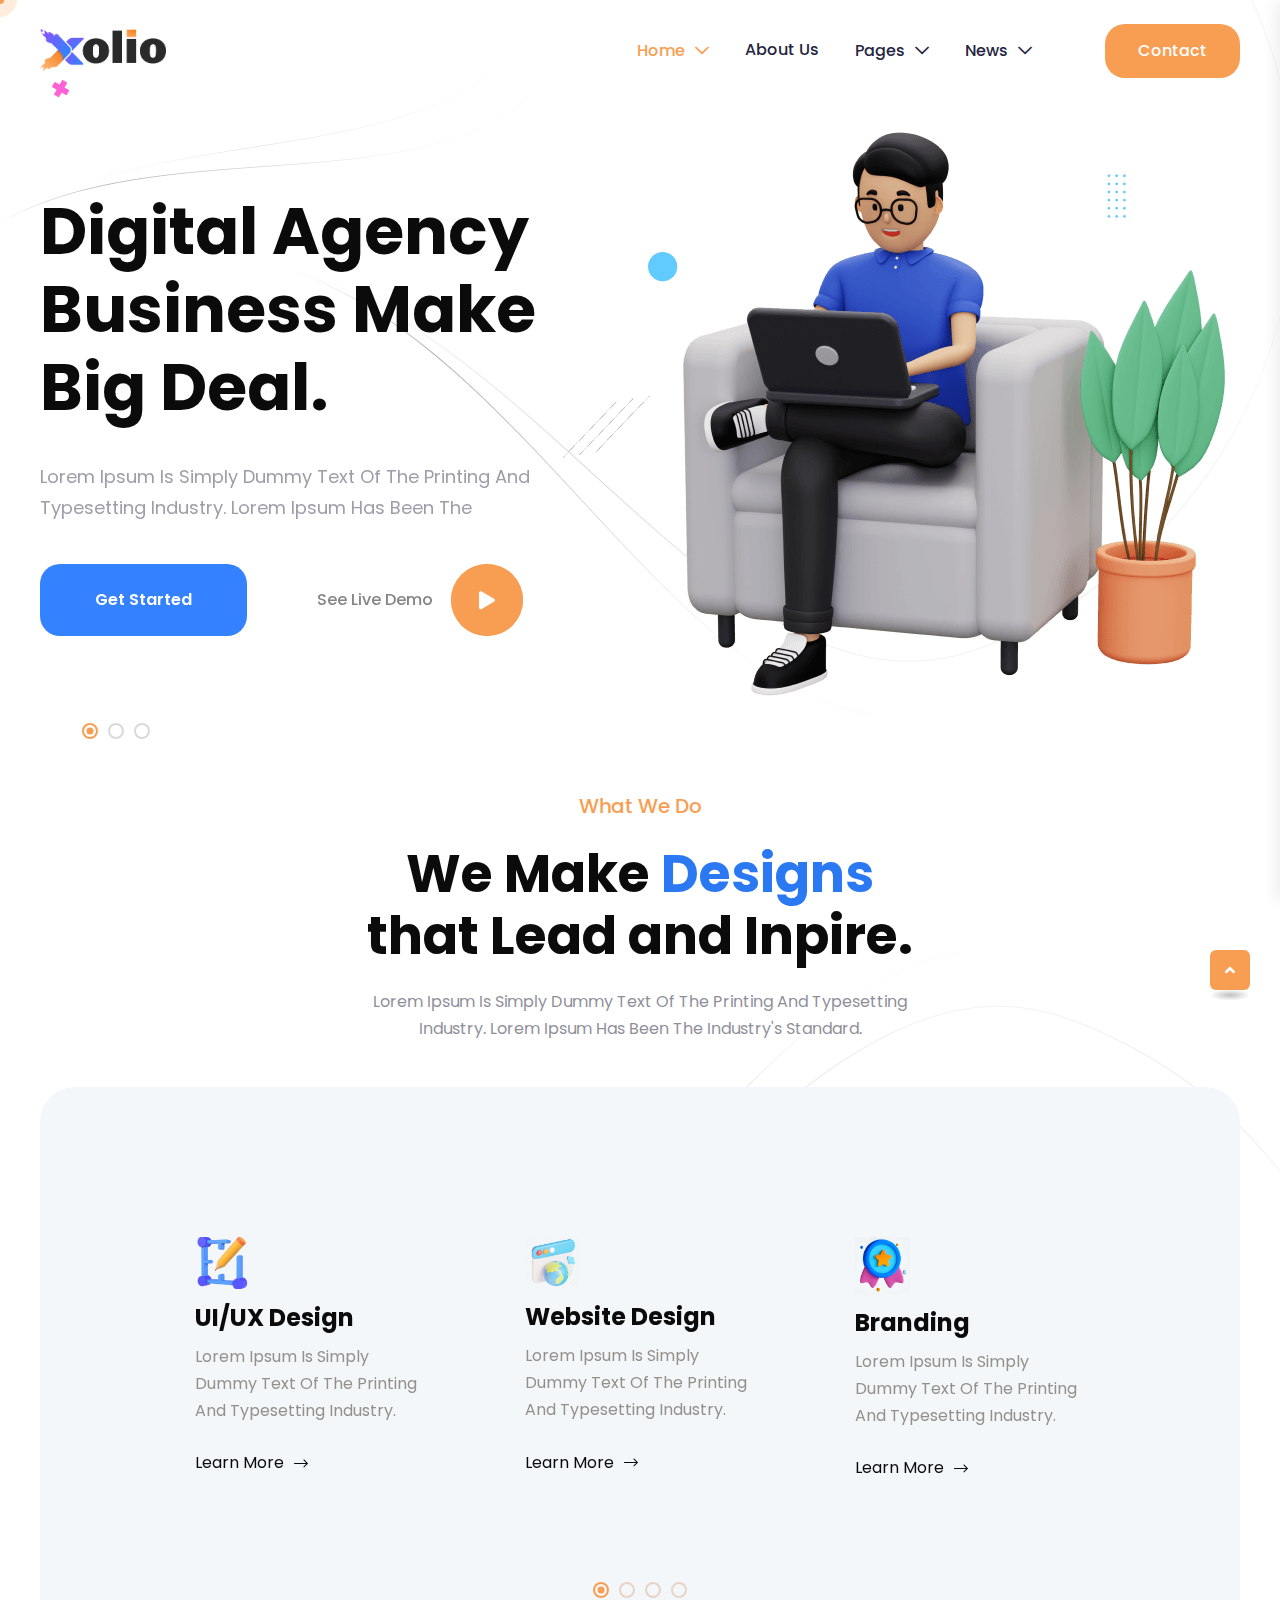
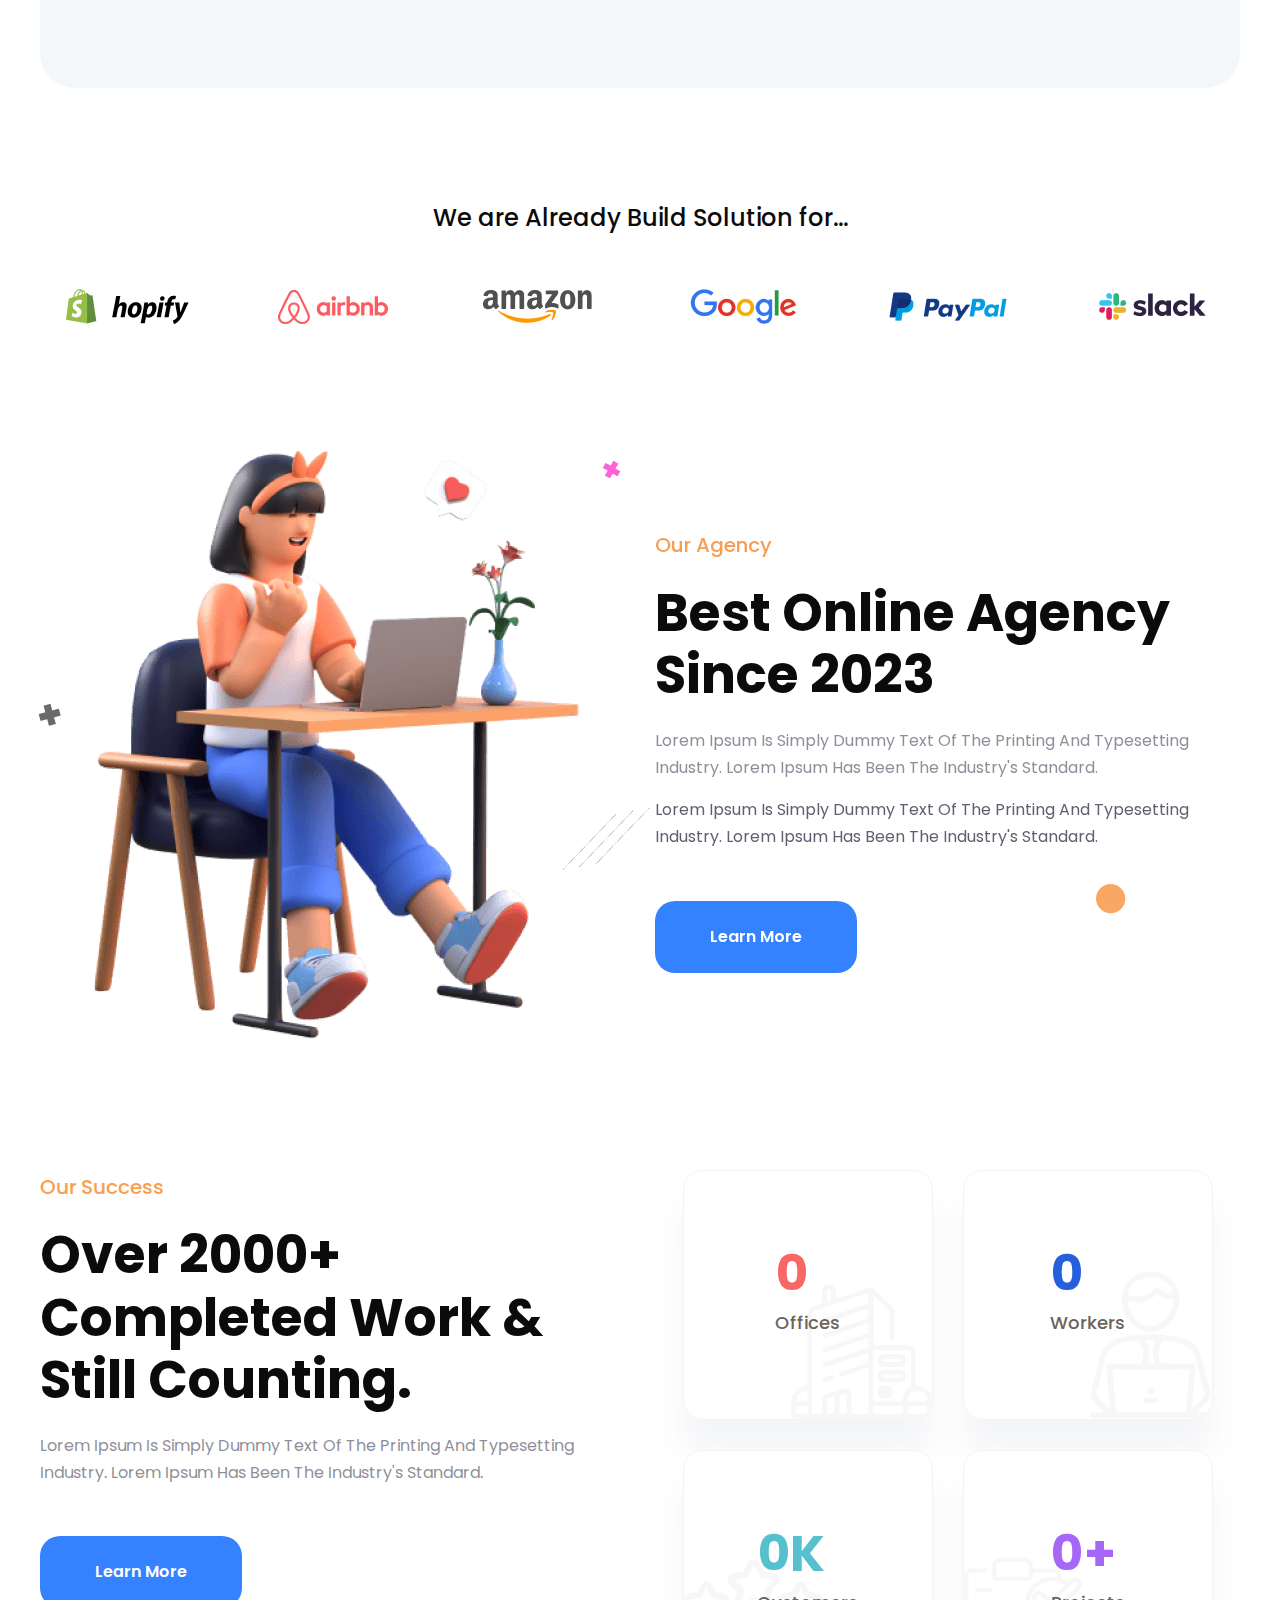
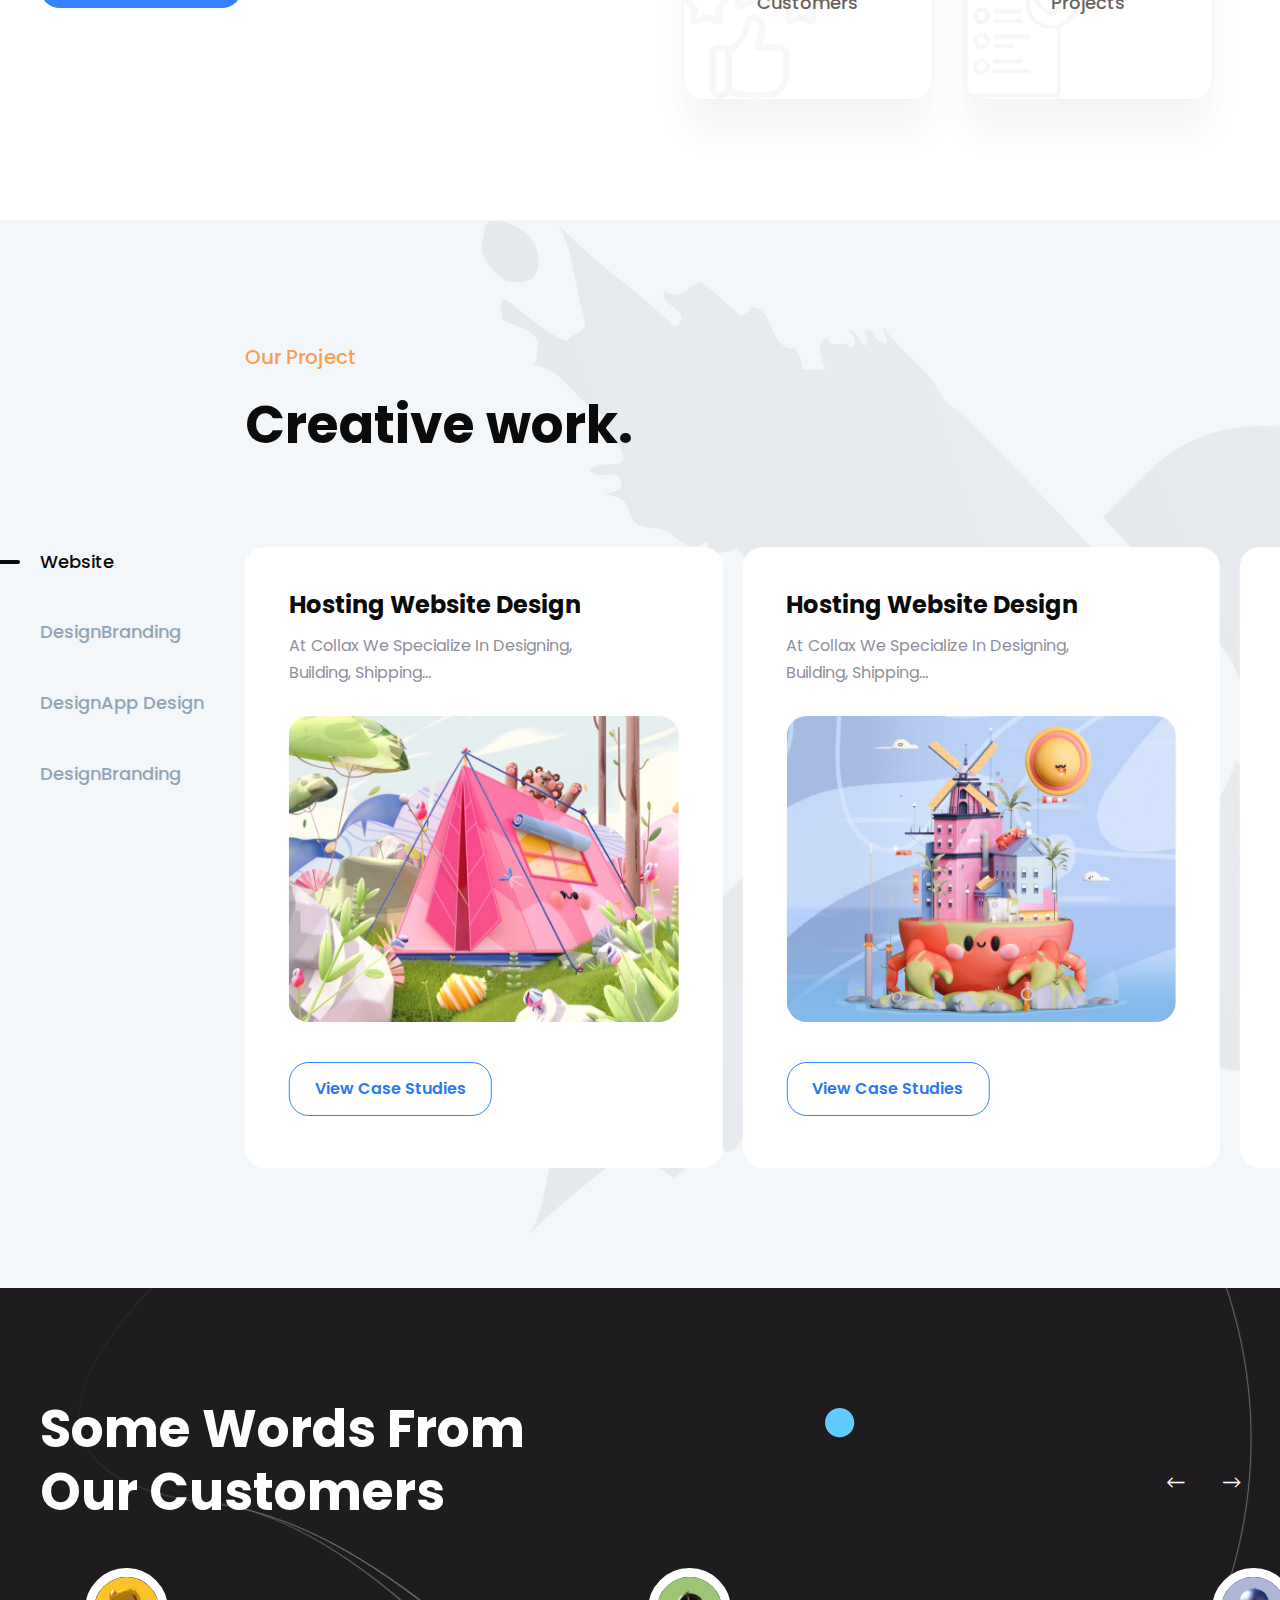
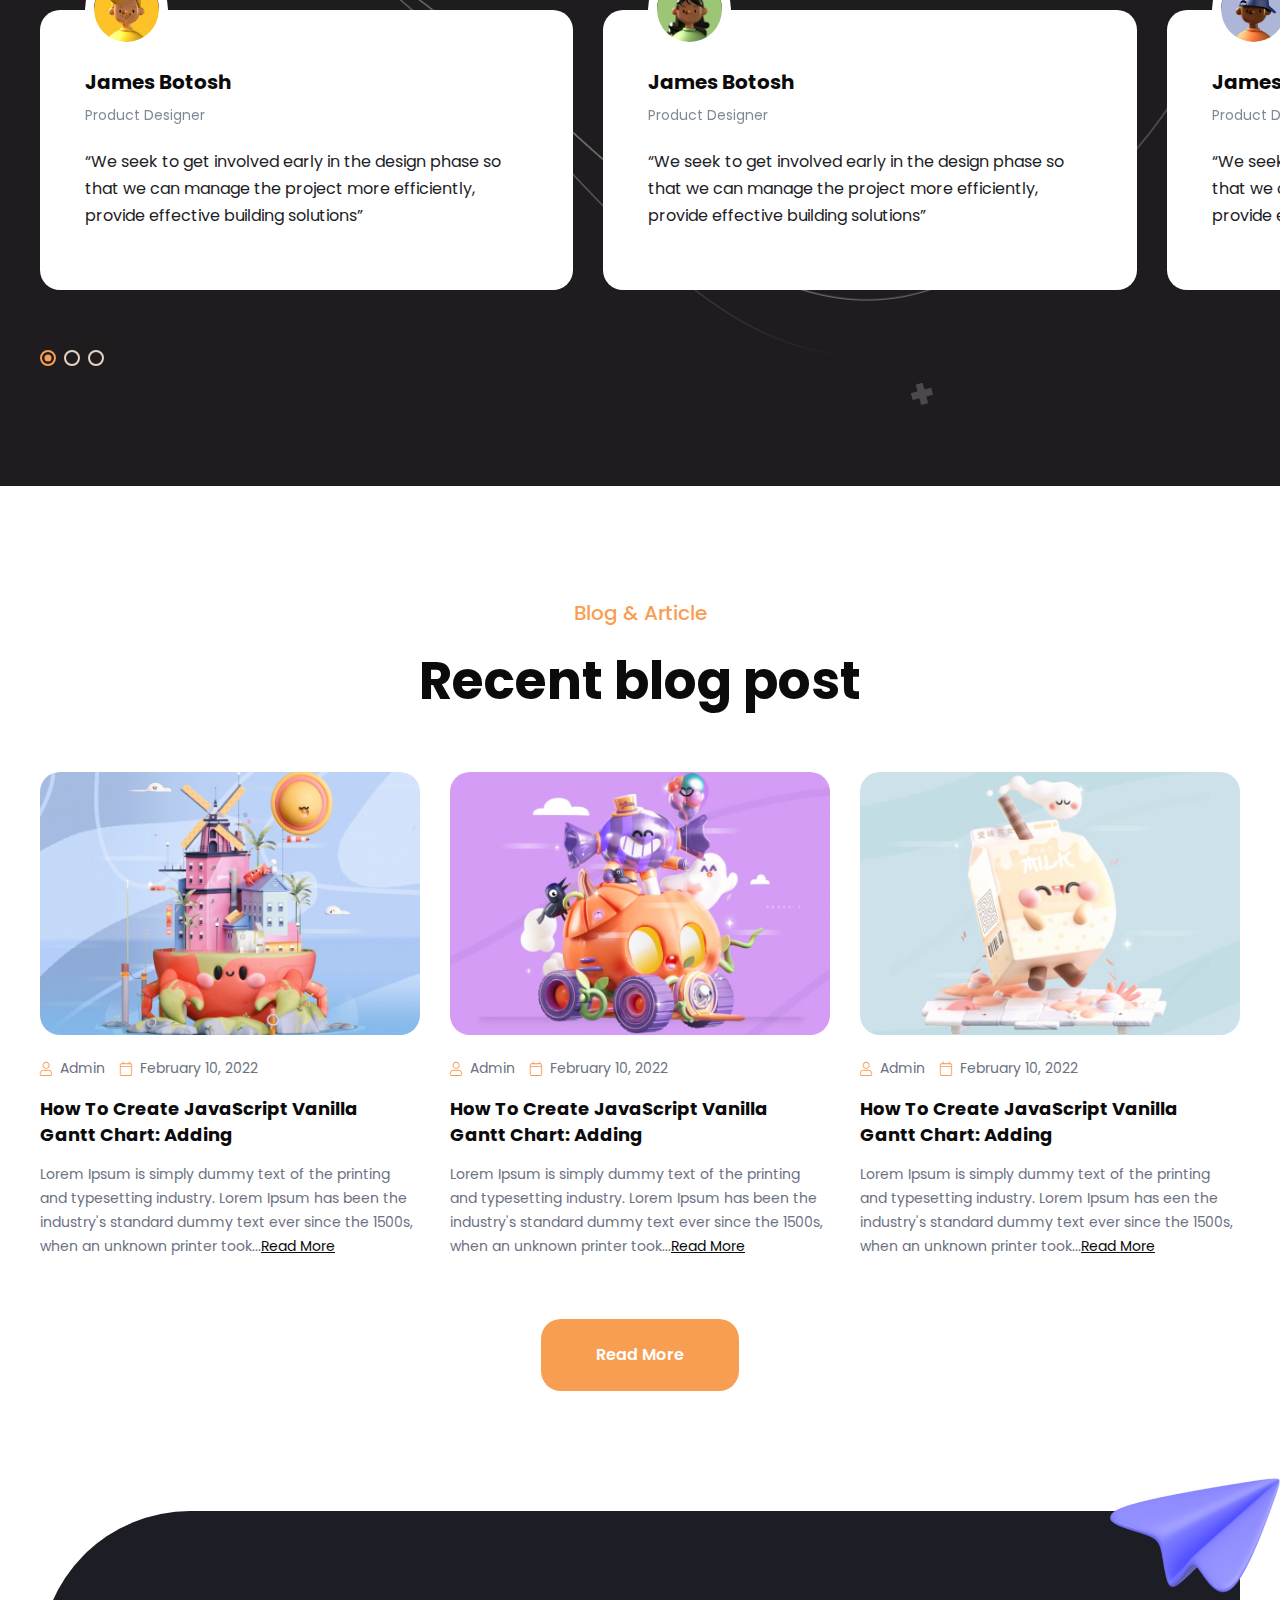
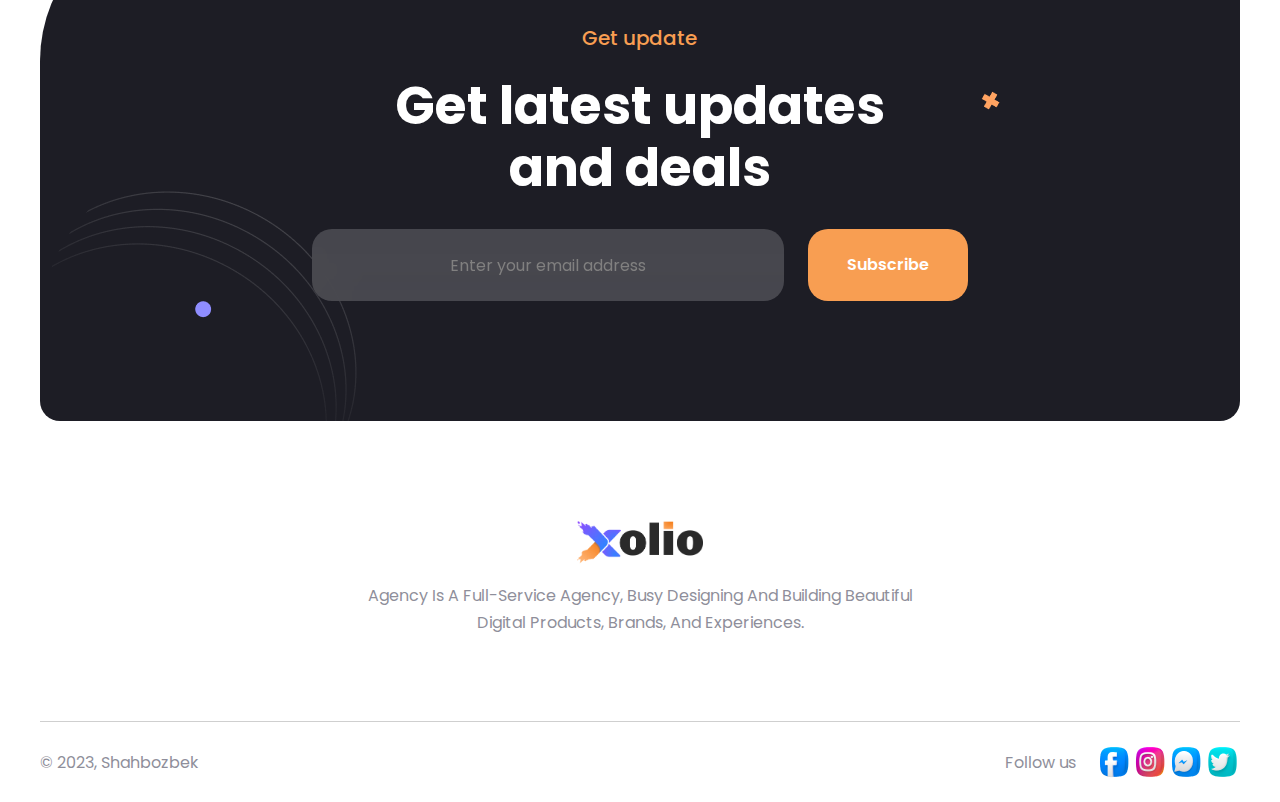
<file: index-3.html>
<!doctype html>
<html class="no-js" lang="en">
    <head>
        <meta charset="utf-8">
        <meta http-equiv="x-ua-compatible" content="ie=edge">
        <title>Xolio</title>
        <meta name="description" content="Xolio">
        <meta name="viewport" content="width=device-width, initial-scale=1">

		<link rel="shortcut icon" type="image/x-icon" href="assets/img/favicon.png">
        <!-- Place favicon.ico in the root directory -->

        <!-- CSS here -->
        <link rel="stylesheet" href="assets/css/bootstrap.min.css">
        <link rel="stylesheet" href="assets/css/animate.min.css">
        <link rel="stylesheet" href="assets/css/magnific-popup.css">
        <link rel="stylesheet" href="assets/css/fontawesome-all.min.css">
        <link rel="stylesheet" href="assets/css/swiper-bundle.min.css">
        <link rel="stylesheet" href="assets/css/odometer.css">
        <link rel="stylesheet" href="assets/css/slick.css">
        <link rel="stylesheet" href="assets/css/default.css">
        <link rel="stylesheet" href="assets/css/style.css">
        <link rel="stylesheet" href="assets/css/responsive.css">
    </head>
    <body>

        <!--Preloader-->
        <div id="preloader">
            <div id="loader" class="loader">
                <div class="loader-container">
                    <div class="loader-icon"><img src="assets/img/preloader.png" alt="Xolio"></div>
                </div>
            </div>
        </div>
        <!--Preloader-end -->

        <!-- Custom-cursor -->
        <div class="mouseCursor cursor-outer"></div>
        <div class="mouseCursor cursor-inner"><span>Drag</span></div>
        <!-- Custom-cursor-end -->

		<!-- Scroll-top -->
        <button class="scroll-top scroll-to-target" data-target="html">
            <i class="fas fa-angle-up"></i>
        </button>
        <!-- Scroll-top-end-->

        <!-- header-area -->
        <header>
            <div id="sticky-header" class="menu-area transparent-header">
                <div class="container">
                    <div class="row">
                        <div class="col-12">
                            <div class="mobile-nav-toggler"><i class="fas fa-bars"></i></div>
                            <div class="menu-wrap">
                                <nav class="menu-nav">
                                    <div class="logo">
                                        <a href="index.html"><img src="assets/img/logo/logo.png" alt="Logo"></a>
                                    </div>
                                    <div class="navbar-wrap main-menu d-none d-lg-flex">
                                        <ul class="navigation">
                                            <li class="active menu-item-has-children"><a href="#">Home</a>
                                                <ul class="sub-menu">
                                                    <li><a href="index.html">Creative Agency</a></li>
                                                    <li><a href="index-2.html">Personal Portfolio</a></li>
                                                    <li class="active"><a href="index-3.html">Digital Agency</a></li>
                                                </ul>
                                            </li>
                                            <li><a href="about-us.html">About Us</a></li>
                                            <li class="menu-item-has-children"><a href="#">pages</a>
                                                <ul class="sub-menu">
                                                    <li><a href="about-me.html">About Me</a></li>
                                                    <li><a href="team.html">Team Page</a></li>
                                                    <li><a href="team-details.html">Team Details</a></li>
                                                    <li><a href="project-details.html">Portfolio Details</a></li>
                                                    <li><a href="services-details.html">Services Details</a></li>
                                                    <li><a href="contact.html">Contact Us</a></li>
                                                </ul>
                                            </li>
                                            <li class="menu-item-has-children"><a href="#">News</a>
                                                <ul class="sub-menu">
                                                    <li><a href="blog.html">Our Blog</a></li>
                                                    <li><a href="blog-details.html">Blog Details</a></li>
                                                </ul>
                                            </li>
                                        </ul>
                                    </div>
                                    <div class="header-action">
                                        <ul class="list-wrap">
                                            <li class="header-btn"><a href="#!" class="btn">Contact <span></span></a></li>
                                        </ul>
                                    </div>
                                </nav>
                            </div>

                            <!-- Mobile Menu  -->
                            <div class="mobile-menu">
                                <nav class="menu-box">
                                    <div class="close-btn"><i class="fas fa-times"></i></div>
                                    <div class="nav-logo">
                                        <a href="index.html"><img src="assets/img/logo/logo.png" alt="Logo"></a>
                                    </div>
                                    <div class="menu-outer">
                                        <!--Here Menu Will Come Automatically Via Javascript / Same Menu as in Header-->
                                    </div>
                                    <div class="social-links">
                                        <ul class="clearfix list-wrap">
                                            <li><a href="#"><i class="fab fa-facebook-f"></i></a></li>
                                            <li><a href="#"><i class="fab fa-twitter"></i></a></li>
                                            <li><a href="#"><i class="fab fa-instagram"></i></a></li>
                                            <li><a href="#"><i class="fab fa-linkedin-in"></i></a></li>
                                            <li><a href="#"><i class="fab fa-youtube"></i></a></li>
                                        </ul>
                                    </div>
                                </nav>
                            </div>
                            <div class="menu-backdrop"></div>
                            <!-- End Mobile Menu -->

                        </div>
                    </div>
                </div>

                <!-- header-contact -->
                <div class="header-contact-wrap">
                    <div class="container">
                        <div class="row">
                            <div class="col-lg-8">
                                <div class="left-side-content">
                                    <h3 class="title">Contact</h3>
                                    <div class="row">
                                        <div class="col-xl-4 col-lg-5 col-md-6">
                                            <div class="contact-info-list">
                                                <ul class="list-wrap">
                                                    <li>
                                                        <div class="icon">
                                                            <svg viewBox="0 0 22 20" fill="none" xmlns="http://www.w3.org/2000/svg">
                                                                <path fill-rule="evenodd" clip-rule="evenodd"
                                                                    d="M1.5 6.5C1.5 4.89295 1.95538 3.86848 2.63534 3.2371C3.32535 2.59637 4.36497 2.25 5.75 2.25H15.75C17.135 2.25 18.1746 2.59637 18.8647 3.2371C19.5446 3.86848 20 4.89295 20 6.5V13.5C20 15.107 19.5446 16.1315 18.8647 16.7629C18.1746 17.4036 17.135 17.75 15.75 17.75H5.75C4.36497 17.75 3.32535 17.4036 2.63534 16.7629C1.95538 16.1315 1.5 15.107 1.5 13.5V6.5ZM5.75 0.75C4.13503 0.75 2.67465 1.15363 1.61466 2.1379C0.544615 3.13152 0 4.60705 0 6.5V13.5C0 15.393 0.544615 16.8685 1.61466 17.8621C2.67465 18.8464 4.13503 19.25 5.75 19.25H15.75C17.365 19.25 18.8254 18.8464 19.8853 17.8621C20.9554 16.8685 21.5 15.393 21.5 13.5V6.5C21.5 4.60705 20.9554 3.13152 19.8853 2.1379C18.8254 1.15363 17.365 0.75 15.75 0.75H5.75ZM16.2181 7.58602C16.5417 7.32751 16.5945 6.85558 16.336 6.53194C16.0775 6.20829 15.6056 6.15548 15.2819 6.41398L12.1529 8.91324L12.1525 8.91352C11.3961 9.51536 10.0946 9.51549 9.33799 8.91393L6.21898 6.41471C5.89574 6.1557 5.42373 6.20778 5.16471 6.53102C4.9057 6.85426 4.95778 7.32627 5.28102 7.58529L8.40101 10.0853L8.40286 10.0868C9.70626 11.1244 11.7837 11.1244 13.0871 10.0868L13.0881 10.086L16.2181 7.58602Z" />
                                                            </svg>
                                                        </div>
                                                        <div class="content">
                                                            <a href="mailto:company@gmail.com">company@gmail.com</a>
                                                        </div>
                                                    </li>
                                                    <li>
                                                        <div class="icon">
                                                            <svg viewBox="0 0 20 22" fill="none" xmlns="http://www.w3.org/2000/svg">
                                                                <path fill-rule="evenodd" clip-rule="evenodd"
                                                                    d="M2.48199 7.65591C3.37522 3.73032 6.71708 1.74769 10.1338 1.75C13.5508 1.75231 16.8905 3.73971 17.7791 7.66556L17.7791 7.6656C18.8362 12.3354 15.943 16.3756 13.2111 18.999L13.2097 19.0004C11.4913 20.659 8.77127 20.661 7.04076 18.9997C4.31866 16.3762 1.42493 12.3261 2.48199 7.65591ZM10.1348 0.250002C14.1154 0.252693 18.1706 2.60029 19.2421 7.33441C20.4848 12.8239 17.0589 17.3834 14.251 20.08C11.9497 22.3008 8.31046 22.2989 6.00106 20.0809L6.00012 20.08C3.20236 17.3836 -0.22362 12.8139 1.01908 7.32441L1.01926 7.32364C2.09618 2.58953 6.1542 0.247312 10.1348 0.250002ZM7.76166 9.30994C7.76166 8.00103 8.82274 6.93994 10.1317 6.93994C11.4406 6.93994 12.5017 8.00103 12.5017 9.30994C12.5017 10.6189 11.4406 11.6799 10.1317 11.6799C8.82274 11.6799 7.76166 10.6189 7.76166 9.30994ZM10.1317 5.43994C7.99432 5.43994 6.26166 7.1726 6.26166 9.30994C6.26166 11.4473 7.99432 13.1799 10.1317 13.1799C12.269 13.1799 14.0017 11.4473 14.0017 9.30994C14.0017 7.1726 12.269 5.43994 10.1317 5.43994Z" />
                                                            </svg>
                                                        </div>
                                                        <div class="content">
                                                            <span>Ranelagh Place, Liverpool, L3 5UL, England</span>
                                                        </div>
                                                    </li>
                                                    <li>
                                                        <div class="icon">
                                                            <svg viewBox="0 0 22 22" fill="none" xmlns="http://www.w3.org/2000/svg">
                                                                <path fill-rule="evenodd" clip-rule="evenodd"
                                                                    d="M1.5 11C1.5 5.89421 5.64421 1.75 10.75 1.75C15.8558 1.75 20 5.89421 20 11C20 16.1058 15.8558 20.25 10.75 20.25C5.64421 20.25 1.5 16.1058 1.5 11ZM10.75 0.25C4.81579 0.25 0 5.06579 0 11C0 16.9342 4.81579 21.75 10.75 21.75C16.6842 21.75 21.5 16.9342 21.5 11C21.5 5.06579 16.6842 0.25 10.75 0.25ZM11.1289 6.50977C11.1289 6.09555 10.7931 5.75977 10.3789 5.75977C9.96469 5.75977 9.62891 6.09555 9.62891 6.50977V10.6098C9.62891 11.0862 9.79027 11.5637 10.0149 11.9576C10.2393 12.3511 10.5673 12.7322 10.9755 12.9744L10.9766 12.975L14.0746 14.8238C14.4303 15.0361 14.8907 14.9198 15.1029 14.5641C15.3152 14.2084 15.1989 13.748 14.8432 13.5357L11.7433 11.6857L11.7413 11.6845C11.6099 11.6067 11.4483 11.4431 11.3179 11.2145C11.1875 10.9859 11.1289 10.7633 11.1289 10.6098V6.50977Z" />
                                                            </svg>
                                                        </div>
                                                        <div class="content">
                                                            <span>7 Days a week <br> from 10-00 am to 6-00 pm</span>
                                                        </div>
                                                    </li>
                                                </ul>
                                                <div class="lats-chat">
                                                    <a href="contact.html">Lat’s Chat</a>
                                                </div>
                                            </div>
                                        </div>
                                        <div class="col-xl-8 col-lg-7 col-md-6">
                                            <div class="our-best-project">
                                                <div class="content">
                                                    <h4 class="title">One of Our <span>Best Ongoing</span> Projects</h4>
                                                    <a href="project-details.html" class="btn">Details <span></span></a>
                                                </div>
                                                <div class="thumb">
                                                    <img src="assets/img/images/our_project_img.png" alt="">
                                                </div>
                                            </div>
                                        </div>
                                    </div>
                                </div>
                            </div>
                            <div class="col-lg-4">
                                <div class="customer-support-wrap">
                                    <h4 class="title">Customer Support</h4>
                                    <div class="customer-support-content">
                                        <div class="content-top">
                                            <img src="assets/img/images/support_img.png" alt="">
                                            <h4 class="title">Need Help Choosing a Plan?</h4>
                                        </div>
                                        <p>We offer solutions for businesses of all sizes. For questions about our plans and products,,
                                            contact our team of experts. <a href="contact.html">Get in touch</a></p>
                                    </div>
                                    <div class="content-bottom">
                                        <a href="contact.html">Support</a>
                                        <a href="contact.html">Documentation</a>
                                    </div>
                                </div>
                            </div>
                        </div>
                    </div>
                </div>
                <div class="body-contact-overlay"></div>
                <!-- header-contact-end -->
            </div>
        </header>
        <!-- header-area-end -->



        <!-- main-area -->
        <main class="fix">

            <!-- slider-area -->
            <section class="slider-area">
                <div class="slider-active">
                    <div class="single-slider">
                        <div class="container">
                            <div class="row align-items-center">
                                <div class="col-lg-6 order-0 order-lg-2">
                                    <div class="slider-img text-end" data-animation="fadeInRight" data-delay=".8s">
                                        <img src="assets/img/slider/slider_img01.png" alt="">
                                    </div>
                                </div>
                                <div class="col-lg-6">
                                    <div class="slider-content">
                                        <h2 class="title" data-animation="fadeInUp" data-delay=".2s">Digital Agency Business Make Big Deal.</h2>
                                        <p data-animation="fadeInUp" data-delay=".4s">Lorem Ipsum is simply dummy text of the printing and typesetting industry. Lorem Ipsum has been the</p>
                                        <div class="slider-btn">
                                            <a href="contact.html" class="btn" data-animation="fadeInLeft" data-delay=".6s">Get Started <span></span></a>
                                            <a href="https://www.youtube.com/watch?v=bixR-KIJKYM" class="popup-video" data-animation="fadeInRight" data-delay=".6s">See Live Demo <i class="fas fa-play pulse"></i></a>
                                        </div>
                                    </div>
                                </div>
                            </div>
                        </div>
                    </div>
                    <div class="single-slider">
                        <div class="container">
                            <div class="row align-items-center">
                                <div class="col-lg-6 order-0 order-lg-2">
                                    <div class="slider-img text-end" data-animation="fadeInRight" data-delay=".8s">
                                        <img src="assets/img/slider/slider_img01.png" alt="">
                                    </div>
                                </div>
                                <div class="col-lg-6">
                                    <div class="slider-content">
                                        <h2 class="title" data-animation="fadeInUp" data-delay=".2s">Digital Agency Business Make Big Deal.</h2>
                                        <p data-animation="fadeInUp" data-delay=".4s">Lorem Ipsum is simply dummy text of the printing and typesetting industry. Lorem Ipsum has been the</p>
                                        <div class="slider-btn">
                                            <a href="contact.html" class="btn" data-animation="fadeInLeft" data-delay=".6s">Get Started <span></span></a>
                                            <a href="https://www.youtube.com/watch?v=bixR-KIJKYM" class="popup-video" data-animation="fadeInRight" data-delay=".6s">See Live Demo <i class="fas fa-play pulse"></i></a>
                                        </div>
                                    </div>
                                </div>
                            </div>
                        </div>
                    </div>
                    <div class="single-slider">
                        <div class="container">
                            <div class="row align-items-center">
                                <div class="col-lg-6 order-0 order-lg-2">
                                    <div class="slider-img text-end" data-animation="fadeInRight" data-delay=".8s">
                                        <img src="assets/img/slider/slider_img01.png" alt="">
                                    </div>
                                </div>
                                <div class="col-lg-6">
                                    <div class="slider-content">
                                        <h2 class="title" data-animation="fadeInUp" data-delay=".2s">Digital Agency Business Make Big Deal.</h2>
                                        <p data-animation="fadeInUp" data-delay=".4s">Lorem Ipsum is simply dummy text of the printing and typesetting industry. Lorem Ipsum has been the</p>
                                        <div class="slider-btn">
                                            <a href="contact.html" class="btn" data-animation="fadeInLeft" data-delay=".6s">Get Started <span></span></a>
                                            <a href="https://www.youtube.com/watch?v=bixR-KIJKYM" class="popup-video" data-animation="fadeInRight" data-delay=".6s">See Live Demo <i class="fas fa-play pulse"></i></a>
                                        </div>
                                    </div>
                                </div>
                            </div>
                        </div>
                    </div>
                </div>
                <div class="slider-shape-wrap">
                    <img src="assets/img/slider/slider_shape01.png" alt="">
                    <img src="assets/img/slider/slider_shape02.png" alt="">
                    <img src="assets/img/slider/slider_shape03.png" alt="">
                    <img src="assets/img/slider/slider_shape04.png" alt="">
                    <img src="assets/img/slider/slider_shape05.png" alt="">
                    <img src="assets/img/slider/slider_shape06.png" alt="">
                </div>
            </section>
            <!-- slider-area-end -->

            <!-- services-area -->
            <section class="services-area-three">
                <div class="container">
                    <div class="row justify-content-center">
                        <div class="col-xl-6 col-lg-7">
                            <div class="section-title title-style-two text-center mb-45">
                                <span class="sub-title">What We Do</span>
                                <h2 class="title">We Make <span>Designs</span> <br> that Lead and Inpire.</h2>
                                <p>Lorem Ipsum is simply dummy text of the printing and typesetting industry. Lorem Ipsum has been the industry's standard.</p>
                            </div>
                        </div>
                    </div>
                    <div class="services-item-wrap">
                        <div class="row services-active">
                            <div class="col-lg-4">
                                <div class="services-item-three">
                                    <div class="services-icon-three">
                                        <img src="assets/img/icon/h3_services_icon01.png" alt="">
                                    </div>
                                    <div class="services-content-three">
                                        <h3 class="title"><a href="services-details.html">UI/UX Design</a></h3>
                                        <p>Lorem Ipsum is simply dummy text of the printing and typesetting industry.</p>
                                        <a href="services-details.html" class="link-btn">Learn More <i class="fal fa-long-arrow-right"></i></a>
                                    </div>
                                </div>
                            </div>
                            <div class="col-lg-4">
                                <div class="services-item-three">
                                    <div class="services-icon-three">
                                        <img src="assets/img/icon/h3_services_icon02.png" alt="">
                                    </div>
                                    <div class="services-content-three">
                                        <h3 class="title"><a href="services-details.html">Website Design</a></h3>
                                        <p>Lorem Ipsum is simply dummy text of the printing and typesetting industry.</p>
                                        <a href="services-details.html" class="link-btn">Learn More <i class="fal fa-long-arrow-right"></i></a>
                                    </div>
                                </div>
                            </div>
                            <div class="col-lg-4">
                                <div class="services-item-three">
                                    <div class="services-icon-three">
                                        <img src="assets/img/icon/h3_services_icon03.png" alt="">
                                    </div>
                                    <div class="services-content-three">
                                        <h3 class="title"><a href="services-details.html">Branding</a></h3>
                                        <p>Lorem Ipsum is simply dummy text of the printing and typesetting industry.</p>
                                        <a href="services-details.html" class="link-btn">Learn More <i class="fal fa-long-arrow-right"></i></a>
                                    </div>
                                </div>
                            </div>
                            <div class="col-lg-4">
                                <div class="services-item-three">
                                    <div class="services-icon-three">
                                        <img src="assets/img/icon/h3_services_icon01.png" alt="">
                                    </div>
                                    <div class="services-content-three">
                                        <h3 class="title"><a href="services-details.html">UI/UX Design</a></h3>
                                        <p>Lorem Ipsum is simply dummy text of the printing and typesetting industry.</p>
                                        <a href="services-details.html" class="link-btn">Learn More <i class="fal fa-long-arrow-right"></i></a>
                                    </div>
                                </div>
                            </div>
                            <div class="col-lg-4">
                                <div class="services-item-three">
                                    <div class="services-icon-three">
                                        <img src="assets/img/icon/h3_services_icon02.png" alt="">
                                    </div>
                                    <div class="services-content-three">
                                        <h3 class="title"><a href="services-details.html">Website Design</a></h3>
                                        <p>Lorem Ipsum is simply dummy text of the printing and typesetting industry.</p>
                                        <a href="services-details.html" class="link-btn">Learn More <i class="fal fa-long-arrow-right"></i></a>
                                    </div>
                                </div>
                            </div>
                            <div class="col-lg-4">
                                <div class="services-item-three">
                                    <div class="services-icon-three">
                                        <img src="assets/img/icon/h3_services_icon03.png" alt="">
                                    </div>
                                    <div class="services-content-three">
                                        <h3 class="title"><a href="services-details.html">Branding</a></h3>
                                        <p>Lorem Ipsum is simply dummy text of the printing and typesetting industry.</p>
                                        <a href="services-details.html" class="link-btn">Learn More <i class="fal fa-long-arrow-right"></i></a>
                                    </div>
                                </div>
                            </div>
                        </div>
                    </div>
                </div>
                <div class="services-shape">
                    <img src="assets/img/images/h3_services_shape.png" alt="">
                </div>
            </section>
            <!-- services-area-end -->

            <!-- brand-area -->
            <div class="brand-area pt-110">
                <div class="container">
                    <div class="row">
                        <div class="col-lg-12">
                            <span class="title">We are Already Build Solution for...</span>
                        </div>
                    </div>
                    <div class="row brand-active">
                        <div class="col-12">
                            <div class="brand-item-two">
                                <img src="assets/img/brand/h3_brand_img01.png" alt="">
                            </div>
                        </div>
                        <div class="col-12">
                            <div class="brand-item-two">
                                <img src="assets/img/brand/h3_brand_img02.png" alt="">
                            </div>
                        </div>
                        <div class="col-12">
                            <div class="brand-item-two">
                                <img src="assets/img/brand/h3_brand_img03.png" alt="">
                            </div>
                        </div>
                        <div class="col-12">
                            <div class="brand-item-two">
                                <img src="assets/img/brand/h3_brand_img04.png" alt="">
                            </div>
                        </div>
                        <div class="col-12">
                            <div class="brand-item-two">
                                <img src="assets/img/brand/h3_brand_img05.png" alt="">
                            </div>
                        </div>
                        <div class="col-12">
                            <div class="brand-item-two">
                                <img src="assets/img/brand/h3_brand_img06.png" alt="">
                            </div>
                        </div>
                    </div>
                </div>
            </div>
            <!-- brand-area-end -->

            <!-- agency-area -->
            <section class="agency-area pt-120">
                <div class="container">
                    <div class="row align-items-center">
                        <div class="col-lg-6">
                            <div class="agency-img text-center">
                                <img src="assets/img/images/agency_img.png" alt="">
                            </div>
                        </div>
                        <div class="col-lg-6">
                            <div class="agency-content">
                                <div class="section-title title-style-two mb-20">
                                    <span class="sub-title">Our Agency</span>
                                    <h2 class="title">Best Online Agency Since 2023</h2>
                                </div>
                                <p class="info-one">Lorem Ipsum is simply dummy text of the printing and typesetting industry. Lorem Ipsum has been the industry's standard.</p>
                                <p class="info-two">Lorem Ipsum is simply dummy text of the printing and typesetting industry. Lorem Ipsum has been the industry's standard.</p>
                                <a href="about-us.html" class="btn">Learn More <span></span></a>
                            </div>
                        </div>
                    </div>
                </div>
                <div class="agency-shape-wrap">
                    <img src="assets/img/images/agency_shape01.png" alt="">
                    <img src="assets/img/images/agency_shape02.png" alt="">
                    <img src="assets/img/images/agency_shape03.png" alt="">
                    <img src="assets/img/images/agency_shape04.png" alt="">
                </div>
            </section>
            <!-- agency-area-end -->

            <!-- counter-area -->
            <section class="counter-area-two pt-120 pb-120">
                <div class="container">
                    <div class="row">
                        <div class="col-lg-6 order-0 order-lg-2">
                            <div class="counter-item-wrap-two">
                                <ul class="list-wrap">
                                    <li>
                                        <div class="counter-item-two">
                                            <div class="icon">
                                                <img src="assets/img/icon/counter_icon01.png" alt="">
                                            </div>
                                            <div class="content">
                                                <span class="count odometer" data-count="252"></span>
                                                <p>Offices</p>
                                            </div>
                                        </div>
                                    </li>
                                    <li>
                                        <div class="counter-item-two">
                                            <div class="icon">
                                                <img src="assets/img/icon/counter_icon02.png" alt="">
                                            </div>
                                            <div class="content">
                                                <span class="count odometer" data-count="10"></span>
                                                <p>Workers</p>
                                            </div>
                                        </div>
                                    </li>
                                    <li>
                                        <div class="counter-item-two">
                                            <div class="icon">
                                                <img src="assets/img/icon/counter_icon03.png" alt="">
                                            </div>
                                            <div class="content">
                                                <h2 class="count"><span class="odometer" data-count="15"></span>K</h2>
                                                <p>Customers</p>
                                            </div>
                                        </div>
                                    </li>
                                    <li>
                                        <div class="counter-item-two">
                                            <div class="icon">
                                                <img src="assets/img/icon/counter_icon04.png" alt="">
                                            </div>
                                            <div class="content">
                                                <h2 class="count"><span class="odometer" data-count="1300"></span>+</h2>
                                                <p>Projects</p>
                                            </div>
                                        </div>
                                    </li>
                                </ul>
                            </div>
                        </div>
                        <div class="col-lg-6">
                            <div class="counter-content">
                                <div class="section-title title-style-two mb-20">
                                    <span class="sub-title">Our Success</span>
                                    <h2 class="title">Over 2000+ Completed Work & Still Counting.</h2>
                                </div>
                                <p class="info">Lorem Ipsum is simply dummy text of the printing and typesetting industry. Lorem Ipsum has been the industry's standard.</p>
                                <a href="about-us.html" class="btn">Learn More <span></span></a>
                            </div>
                        </div>
                    </div>
                </div>
            </section>
            <!-- counter-area-end -->

            <!-- project-area -->
            <section class="project-area-three">
                <div class="container">
                    <div class="row justify-content-end">
                        <div class="col-xl-10">
                            <div class="section-title title-style-two mb-90">
                                <span class="sub-title">Our Project</span>
                                <h2 class="title">Creative work.</h2>
                            </div>
                        </div>
                    </div>
                    <div class="project-nav-wrap">
                        <div class="row">
                            <div class="col-xl-2">
                                <div class="project-tab-wrap">
                                    <ul class="nav nav-tabs" id="myTab" role="tablist">
                                        <li class="nav-item" role="presentation">
                                            <button class="nav-link active" id="website-tab" data-bs-toggle="tab" data-bs-target="#website"
                                                type="button" role="tab" aria-controls="website" aria-selected="true">Website</button>
                                        </li>
                                        <li class="nav-item" role="presentation">
                                            <button class="nav-link" id="design-tab" data-bs-toggle="tab" data-bs-target="#design" type="button"
                                                role="tab" aria-controls="design" aria-selected="false">DesignBranding</button>
                                        </li>
                                        <li class="nav-item" role="presentation">
                                            <button class="nav-link" id="app-tab" data-bs-toggle="tab" data-bs-target="#app" type="button"
                                                role="tab" aria-controls="app" aria-selected="false">DesignApp Design</button>
                                        </li>
                                        <li class="nav-item" role="presentation">
                                            <button class="nav-link" id="branding-tab" data-bs-toggle="tab" data-bs-target="#branding"
                                                type="button" role="tab" aria-controls="branding" aria-selected="false">DesignBranding</button>
                                        </li>
                                    </ul>
                                </div>
                            </div>
                            <div class="col-xl-10">
                                <div class="tab-content" id="myTabContent">
                                    <div class="tab-pane fade show active" id="website" role="tabpanel" aria-labelledby="website-tab">
                                        <div class="swiper-container project-active-three">
                                            <div class="swiper-wrapper">
                                                <div class="swiper-slide">
                                                    <div class="project-item-three">
                                                        <div class="project-content-three">
                                                            <h2 class="title"><a href="project-details.html">Hosting Website Design</a></h2>
                                                            <p>At Collax we specialize in designing, building, shipping...</p>
                                                        </div>
                                                        <div class="project-thumb-three">
                                                            <a href="project-details.html"><img src="assets/img/project/h3_project_img01.jpg" alt=""></a>
                                                        </div>
                                                        <div class="project-details-btn">
                                                            <a href="project-details.html">View Case Studies</a>
                                                        </div>
                                                    </div>
                                                </div>
                                                <div class="swiper-slide">
                                                    <div class="project-item-three">
                                                        <div class="project-content-three">
                                                            <h2 class="title"><a href="project-details.html">Hosting Website Design</a></h2>
                                                            <p>At Collax we specialize in designing, building, shipping...</p>
                                                        </div>
                                                        <div class="project-thumb-three">
                                                            <a href="project-details.html"><img src="assets/img/project/h3_project_img02.jpg" alt=""></a>
                                                        </div>
                                                        <div class="project-details-btn">
                                                            <a href="project-details.html">View Case Studies</a>
                                                        </div>
                                                    </div>
                                                </div>
                                                <div class="swiper-slide">
                                                    <div class="project-item-three">
                                                        <div class="project-content-three">
                                                            <h2 class="title"><a href="project-details.html">Hosting Website Design</a></h2>
                                                            <p>At Collax we specialize in designing, building, shipping...</p>
                                                        </div>
                                                        <div class="project-thumb-three">
                                                            <a href="project-details.html"><img src="assets/img/project/h3_project_img03.jpg" alt=""></a>
                                                        </div>
                                                        <div class="project-details-btn">
                                                            <a href="project-details.html">View Case Studies</a>
                                                        </div>
                                                    </div>
                                                </div>
                                                <div class="swiper-slide">
                                                    <div class="project-item-three">
                                                        <div class="project-content-three">
                                                            <h2 class="title"><a href="project-details.html">Hosting Website Design</a></h2>
                                                            <p>At Collax we specialize in designing, building, shipping...</p>
                                                        </div>
                                                        <div class="project-thumb-three">
                                                            <a href="project-details.html"><img src="assets/img/project/h3_project_img04.jpg" alt=""></a>
                                                        </div>
                                                        <div class="project-details-btn">
                                                            <a href="project-details.html">View Case Studies</a>
                                                        </div>
                                                    </div>
                                                </div>
                                            </div>
                                        </div>
                                    </div>
                                    <div class="tab-pane fade" id="design" role="tabpanel" aria-labelledby="design-tab">
                                        <div class="swiper-container project-active-three">
                                            <div class="swiper-wrapper">
                                                <div class="swiper-slide">
                                                    <div class="project-item-three">
                                                        <div class="project-content-three">
                                                            <h2 class="title"><a href="project-details.html">Hosting Website Design</a></h2>
                                                            <p>At Collax we specialize in designing, building, shipping...</p>
                                                        </div>
                                                        <div class="project-thumb-three">
                                                            <a href="project-details.html"><img src="assets/img/project/h3_project_img02.jpg" alt=""></a>
                                                        </div>
                                                        <div class="project-details-btn">
                                                            <a href="project-details.html">View Case Studies</a>
                                                        </div>
                                                    </div>
                                                </div>
                                                <div class="swiper-slide">
                                                    <div class="project-item-three">
                                                        <div class="project-content-three">
                                                            <h2 class="title"><a href="project-details.html">Hosting Website Design</a></h2>
                                                            <p>At Collax we specialize in designing, building, shipping...</p>
                                                        </div>
                                                        <div class="project-thumb-three">
                                                            <a href="project-details.html"><img src="assets/img/project/h3_project_img01.jpg" alt=""></a>
                                                        </div>
                                                        <div class="project-details-btn">
                                                            <a href="project-details.html">View Case Studies</a>
                                                        </div>
                                                    </div>
                                                </div>
                                                <div class="swiper-slide">
                                                    <div class="project-item-three">
                                                        <div class="project-content-three">
                                                            <h2 class="title"><a href="project-details.html">Hosting Website Design</a></h2>
                                                            <p>At Collax we specialize in designing, building, shipping...</p>
                                                        </div>
                                                        <div class="project-thumb-three">
                                                            <a href="project-details.html"><img src="assets/img/project/h3_project_img03.jpg" alt=""></a>
                                                        </div>
                                                        <div class="project-details-btn">
                                                            <a href="project-details.html">View Case Studies</a>
                                                        </div>
                                                    </div>
                                                </div>
                                                <div class="swiper-slide">
                                                    <div class="project-item-three">
                                                        <div class="project-content-three">
                                                            <h2 class="title"><a href="project-details.html">Hosting Website Design</a></h2>
                                                            <p>At Collax we specialize in designing, building, shipping...</p>
                                                        </div>
                                                        <div class="project-thumb-three">
                                                            <a href="project-details.html"><img src="assets/img/project/h3_project_img04.jpg" alt=""></a>
                                                        </div>
                                                        <div class="project-details-btn">
                                                            <a href="project-details.html">View Case Studies</a>
                                                        </div>
                                                    </div>
                                                </div>
                                            </div>
                                        </div>
                                    </div>
                                    <div class="tab-pane fade" id="app" role="tabpanel" aria-labelledby="app-tab">
                                        <div class="swiper-container project-active-three">
                                            <div class="swiper-wrapper">
                                                <div class="swiper-slide">
                                                    <div class="project-item-three">
                                                        <div class="project-content-three">
                                                            <h2 class="title"><a href="project-details.html">Hosting Website Design</a></h2>
                                                            <p>At Collax we specialize in designing, building, shipping...</p>
                                                        </div>
                                                        <div class="project-thumb-three">
                                                            <a href="project-details.html"><img src="assets/img/project/h3_project_img01.jpg" alt=""></a>
                                                        </div>
                                                        <div class="project-details-btn">
                                                            <a href="project-details.html">View Case Studies</a>
                                                        </div>
                                                    </div>
                                                </div>
                                                <div class="swiper-slide">
                                                    <div class="project-item-three">
                                                        <div class="project-content-three">
                                                            <h2 class="title"><a href="project-details.html">Hosting Website Design</a></h2>
                                                            <p>At Collax we specialize in designing, building, shipping...</p>
                                                        </div>
                                                        <div class="project-thumb-three">
                                                            <a href="project-details.html"><img src="assets/img/project/h3_project_img02.jpg" alt=""></a>
                                                        </div>
                                                        <div class="project-details-btn">
                                                            <a href="project-details.html">View Case Studies</a>
                                                        </div>
                                                    </div>
                                                </div>
                                                <div class="swiper-slide">
                                                    <div class="project-item-three">
                                                        <div class="project-content-three">
                                                            <h2 class="title"><a href="project-details.html">Hosting Website Design</a></h2>
                                                            <p>At Collax we specialize in designing, building, shipping...</p>
                                                        </div>
                                                        <div class="project-thumb-three">
                                                            <a href="project-details.html"><img src="assets/img/project/h3_project_img03.jpg" alt=""></a>
                                                        </div>
                                                        <div class="project-details-btn">
                                                            <a href="project-details.html">View Case Studies</a>
                                                        </div>
                                                    </div>
                                                </div>
                                                <div class="swiper-slide">
                                                    <div class="project-item-three">
                                                        <div class="project-content-three">
                                                            <h2 class="title"><a href="project-details.html">Hosting Website Design</a></h2>
                                                            <p>At Collax we specialize in designing, building, shipping...</p>
                                                        </div>
                                                        <div class="project-thumb-three">
                                                            <a href="project-details.html"><img src="assets/img/project/h3_project_img04.jpg" alt=""></a>
                                                        </div>
                                                        <div class="project-details-btn">
                                                            <a href="project-details.html">View Case Studies</a>
                                                        </div>
                                                    </div>
                                                </div>
                                            </div>
                                        </div>
                                    </div>
                                    <div class="tab-pane fade" id="branding" role="tabpanel" aria-labelledby="branding-tab">
                                        <div class="swiper-container project-active-three">
                                            <div class="swiper-wrapper">
                                                <div class="swiper-slide">
                                                    <div class="project-item-three">
                                                        <div class="project-content-three">
                                                            <h2 class="title"><a href="project-details.html">Hosting Website Design</a></h2>
                                                            <p>At Collax we specialize in designing, building, shipping...</p>
                                                        </div>
                                                        <div class="project-thumb-three">
                                                            <a href="project-details.html"><img src="assets/img/project/h3_project_img01.jpg" alt=""></a>
                                                        </div>
                                                        <div class="project-details-btn">
                                                            <a href="project-details.html">View Case Studies</a>
                                                        </div>
                                                    </div>
                                                </div>
                                                <div class="swiper-slide">
                                                    <div class="project-item-three">
                                                        <div class="project-content-three">
                                                            <h2 class="title"><a href="project-details.html">Hosting Website Design</a></h2>
                                                            <p>At Collax we specialize in designing, building, shipping...</p>
                                                        </div>
                                                        <div class="project-thumb-three">
                                                            <a href="project-details.html"><img src="assets/img/project/h3_project_img02.jpg" alt=""></a>
                                                        </div>
                                                        <div class="project-details-btn">
                                                            <a href="project-details.html">View Case Studies</a>
                                                        </div>
                                                    </div>
                                                </div>
                                                <div class="swiper-slide">
                                                    <div class="project-item-three">
                                                        <div class="project-content-three">
                                                            <h2 class="title"><a href="project-details.html">Hosting Website Design</a></h2>
                                                            <p>At Collax we specialize in designing, building, shipping...</p>
                                                        </div>
                                                        <div class="project-thumb-three">
                                                            <a href="project-details.html"><img src="assets/img/project/h3_project_img03.jpg" alt=""></a>
                                                        </div>
                                                        <div class="project-details-btn">
                                                            <a href="project-details.html">View Case Studies</a>
                                                        </div>
                                                    </div>
                                                </div>
                                                <div class="swiper-slide">
                                                    <div class="project-item-three">
                                                        <div class="project-content-three">
                                                            <h2 class="title"><a href="project-details.html">Hosting Website Design</a></h2>
                                                            <p>At Collax we specialize in designing, building, shipping...</p>
                                                        </div>
                                                        <div class="project-thumb-three">
                                                            <a href="project-details.html"><img src="assets/img/project/h3_project_img04.jpg" alt=""></a>
                                                        </div>
                                                        <div class="project-details-btn">
                                                            <a href="project-details.html">View Case Studies</a>
                                                        </div>
                                                    </div>
                                                </div>
                                            </div>
                                        </div>
                                    </div>
                                </div>
                            </div>
                        </div>
                    </div>
                </div>
                <div class="project-shape-wrap-two">
                    <img src="assets/img/images/h3_project_shape.png" alt="">
                </div>
            </section>
            <!-- project-area-end -->

            <!-- testimonial-area -->
            <section class="testimonial-area-three">
                <div class="container">
                    <div class="row align-items-center">
                        <div class="col-md-8">
                            <div class="section-title title-style-two white-title mb-45">
                                <h2 class="title">Some Words From <br> Our Customers</h2>
                            </div>
                        </div>
                        <div class="col-md-4">
                            <div class="testimonial-nav">
                                <button class="swiper-button-prev"></button>
                                <button class="swiper-button-next"></button>
                            </div>
                        </div>
                    </div>
                    <div class="row">
                        <div class="col-lg-12">
                            <div class="swiper-container testimonial-active-three">
                                <div class="swiper-wrapper">
                                    <div class="swiper-slide">
                                        <div class="testimonial-item-three">
                                            <div class="testimonial-thumb-three">
                                                <img src="assets/img/images/testimonial_avatar01.png" alt="">
                                            </div>
                                            <div class="testimonial-content-three">
                                                <h4 class="title">James Botosh</h4>
                                                <span>Product Designer</span>
                                                <p>“We seek to get involved early in the design phase so that we can manage the project more
                                                    efficiently, provide effective building solutions”</p>
                                            </div>
                                        </div>
                                    </div>
                                    <div class="swiper-slide">
                                        <div class="testimonial-item-three">
                                            <div class="testimonial-thumb-three">
                                                <img src="assets/img/images/testimonial_avatar02.png" alt="">
                                            </div>
                                            <div class="testimonial-content-three">
                                                <h4 class="title">James Botosh</h4>
                                                <span>Product Designer</span>
                                                <p>“We seek to get involved early in the design phase so that we can manage the project more
                                                    efficiently, provide effective building solutions”</p>
                                            </div>
                                        </div>
                                    </div>
                                    <div class="swiper-slide">
                                        <div class="testimonial-item-three">
                                            <div class="testimonial-thumb-three">
                                                <img src="assets/img/images/testimonial_avatar03.png" alt="">
                                            </div>
                                            <div class="testimonial-content-three">
                                                <h4 class="title">James Botosh</h4>
                                                <span>Product Designer</span>
                                                <p>“We seek to get involved early in the design phase so that we can manage the project more
                                                    efficiently, provide effective building solutions”</p>
                                            </div>
                                        </div>
                                    </div>
                                </div>
                            </div>
                        </div>
                    </div>
                    <div class="testimonial-swiper-pagination"></div>
                </div>
                <div class="testimonial-shape-wrap">
                    <img src="assets/img/images/testimonial_shape01.png" alt="">
                    <img src="assets/img/images/testimonial_shape02.png" alt="">
                    <img src="assets/img/images/testimonial_shape03.png" alt="">
                    <img src="assets/img/images/testimonial_shape04.png" alt="">
                </div>
            </section>
            <!-- testimonial-area-end -->

            <!-- blog-area -->
            <section class="blog-area-two blog-area-three pt-110 pb-120">
                <div class="container">
                    <div class="row justify-content-center">
                        <div class="col-lg-8">
                            <div
                                class="section-title title-style-two text-center mb-60">
                                <span class="sub-title">Blog & Article</span>
                                <h2 class="title">Recent blog post</h2>
                            </div>
                        </div>
                    </div>
                    <div class="row justify-content-center">
                        <div class="col-lg-4 col-md-6 col-sm-10">
                            <div class="blog-item-two blog-item-three">
                                <div class="blog-thumb-two">
                                    <a href="blog-details.html"><img src="assets/img/blog/h2_blog_img01.jpg" alt=""></a>
                                </div>
                                <div class="blog-content-two">
                                    <div class="blog-meta">
                                        <ul class="list-wrap">
                                            <li><i class="fal fa-user"></i><a href="blog-details.html">Admin</a></li>
                                            <li><i class="fal fa-calendar"></i>February 10, 2022</li>
                                        </ul>
                                    </div>
                                    <h2 class="title"><a href="blog-details.html">How To Create JavaScript Vanilla Gantt Chart: Adding</a></h2>
                                    <p>Lorem Ipsum is simply dummy text of the printing and typesetting industry. Lorem Ipsum has been the industry's standard dummy text ever since the 1500s, when an unknown printer took...<a href="blog-details.html">Read More</a></p>
                                </div>
                            </div>
                        </div>
                        <div class="col-lg-4 col-md-6 col-sm-10">
                            <div class="blog-item-two blog-item-three">
                                <div class="blog-thumb-two">
                                    <a href="blog-details.html"><img src="assets/img/blog/h2_blog_img02.jpg" alt=""></a>
                                </div>
                                <div class="blog-content-two">
                                    <div class="blog-meta">
                                        <ul class="list-wrap">
                                            <li><i class="fal fa-user"></i><a href="blog-details.html">Admin</a></li>
                                            <li><i class="fal fa-calendar"></i>February 10, 2022</li>
                                        </ul>
                                    </div>
                                    <h2 class="title"><a href="blog-details.html">How To Create JavaScript Vanilla Gantt Chart: Adding</a></h2>
                                    <p>Lorem Ipsum is simply dummy text of the printing and typesetting industry. Lorem Ipsum has been the industry's standard dummy text ever since the 1500s, when an unknown printer took...<a href="blog-details.html">Read More</a></p>
                                </div>
                            </div>
                        </div>
                        <div class="col-lg-4 col-md-6 col-sm-10">
                            <div class="blog-item-two blog-item-three">
                                <div class="blog-thumb-two">
                                    <a href="blog-details.html"><img src="assets/img/blog/h2_blog_img03.jpg" alt=""></a>
                                </div>
                                <div class="blog-content-two">
                                    <div class="blog-meta">
                                        <ul class="list-wrap">
                                            <li><i class="fal fa-user"></i><a href="blog-details.html">Admin</a></li>
                                            <li><i class="fal fa-calendar"></i>February 10, 2022</li>
                                        </ul>
                                    </div>
                                    <h2 class="title"><a href="blog-details.html">How To Create JavaScript Vanilla Gantt Chart: Adding</a></h2>
                                    <p>Lorem Ipsum is simply dummy text of the printing and typesetting industry. Lorem Ipsum has een the industry's standard dummy text ever since the 1500s, when an unknown printer took...<a href="blog-details.html">Read More</a></p>
                                </div>
                            </div>
                        </div>
                    </div>
                    <div class="read-more-btn text-center mt-30">
                        <a href="blog.html" class="btn">Read More <span></span></a>
                    </div>
                </div>
            </section>
            <!-- blog-area-end -->

            <!-- newsletter-area -->
            <section class="newsletter-area-two">
                <div class="container">
                    <div class="newsletter-wrap">
                        <div class="row justify-content-center">
                            <div class="col-xl-7 col-lg-9">
                                <div class="section-title title-style-two white-title text-center mb-30">
                                    <span class="sub-title">Get update</span>
                                    <h2 class="title">Get latest updates and deals</h2>
                                </div>
                            </div>
                        </div>
                        <div class="row justify-content-center">
                            <div class="col-xl-8">
                                <div class="newsletter-form">
                                    <form action="#">
                                        <input type="email" placeholder="Enter your email address">
                                        <button type="submit" class="btn">Subscribe <span></span></button>
                                    </form>
                                </div>
                            </div>
                        </div>
                        <div class="newsletter-shape-wrap-two">
                            <img src="assets/img/images/h3_newsletter_shape01.png" alt="">
                            <img src="assets/img/images/h3_newsletter_shape02.png" alt="">
                            <img src="assets/img/images/h3_newsletter_shape03.png" alt="">
                            <img src="assets/img/images/h3_newsletter_shape04.png" alt="">
                        </div>
                    </div>
                </div>
            </section>
            <!-- newsletter-area-end -->

        </main>
        <!-- main-area-end -->

        <!-- footer-area -->
        <footer>
            <div class="footer-area-two footer-area-three">
                <div class="container">
                    <div class="footer-top-two">
                        <div class="row justify-content-center">
                            <div class="col-xl-6 col-lg-8">
                                <div class="footer-content-two text-center">
                                    <div class="logo">
                                        <a href="index.html"><img src="assets/img/logo/logo.png" alt=""></a>
                                    </div>
                                    <p>Agency is a full-service agency, busy designing and building beautiful digital products,
                                        brands, and experiences.</p>
                                </div>
                            </div>
                        </div>
                    </div>
                    <div class="footer-bottom-two">
                        <div class="row align-items-center">
                            <div class="col-md-6">
                                <div class="copyright-text">
                                    <p>© 2023, Shahbozbek</p>
                                </div>
                            </div>
                            <div class="col-md-6">
                                <div class="footer-social-two">
                                    <ul class="list-wrap">
                                        <li class="title">Follow us</li>
                                        <li><a href="#"><img src="assets/img/icon/footer_icon01.png" alt="Follow"></a></li>
                                        <li><a href="#"><img src="assets/img/icon/footer_icon02.png" alt="Follow"></a></li>
                                        <li><a href="#"><img src="assets/img/icon/footer_icon03.png" alt="Follow"></a></li>
                                        <li><a href="#"><img src="assets/img/icon/footer_icon04.png" alt="Follow"></a></li>
                                    </ul>
                                </div>
                            </div>
                        </div>
                    </div>
                </div>
            </div>
        </footer>
        <!-- footer-area-end -->



        <!-- JS here -->
        <script src="assets/js/vendor/jquery-3.6.0.min.js"></script>
        <script src="assets/js/bootstrap.min.js"></script>
        <script src="assets/js/isotope.pkgd.min.js"></script>
        <script src="assets/js/imagesloaded.pkgd.min.js"></script>
        <script src="assets/js/jquery.magnific-popup.min.js"></script>
        <script src="assets/js/jquery.odometer.min.js"></script>
        <script src="assets/js/swiper-bundle.min.js"></script>
        <script src="assets/js/jquery.appear.js"></script>
        <script src="assets/js/slick.min.js"></script>
        <script src="assets/js/ajax-form.js"></script>
        <script src="assets/js/parallax.min.js"></script>
        <script src="assets/js/jquery.parallaxScroll.min.js"></script>
        <script src="assets/js/tween-max.js"></script>
        <script src="assets/js/wow.min.js"></script>
        <script src="assets/js/main.js"></script>
    </body>
</html>
</file>
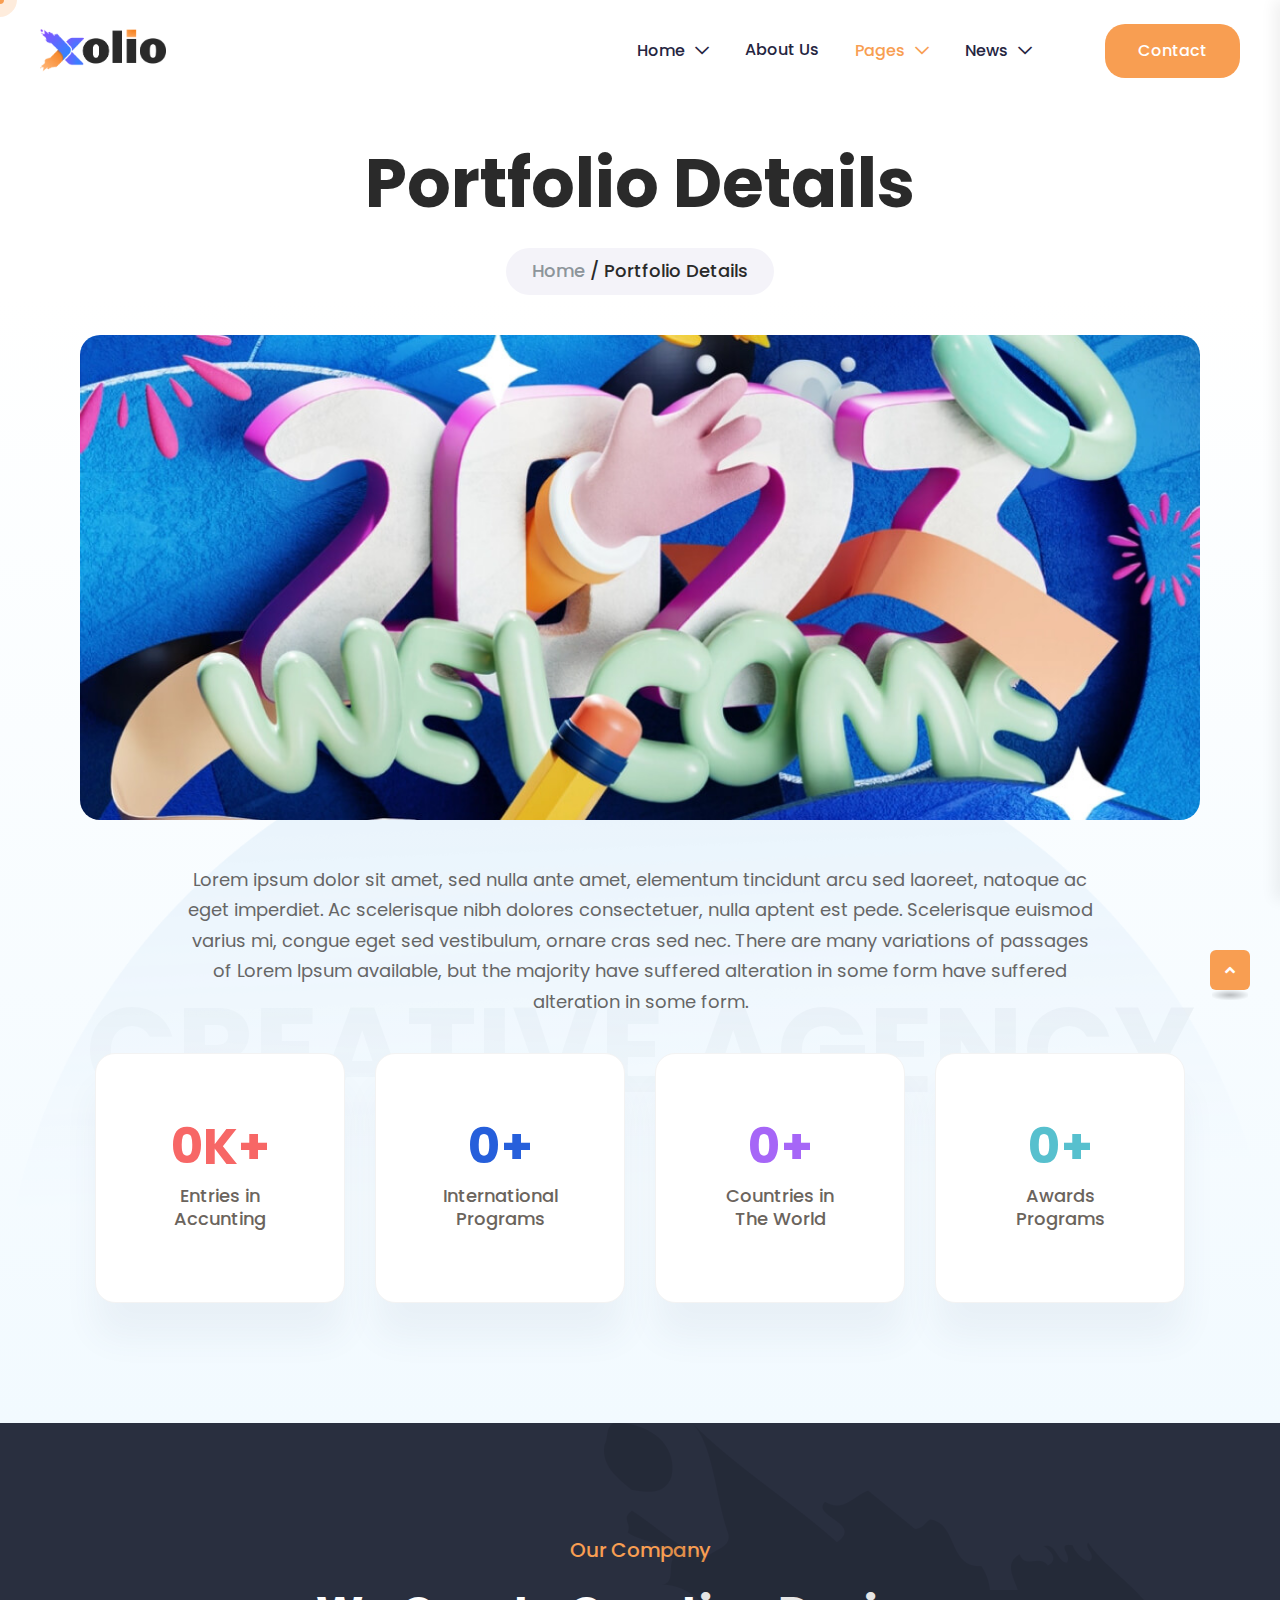
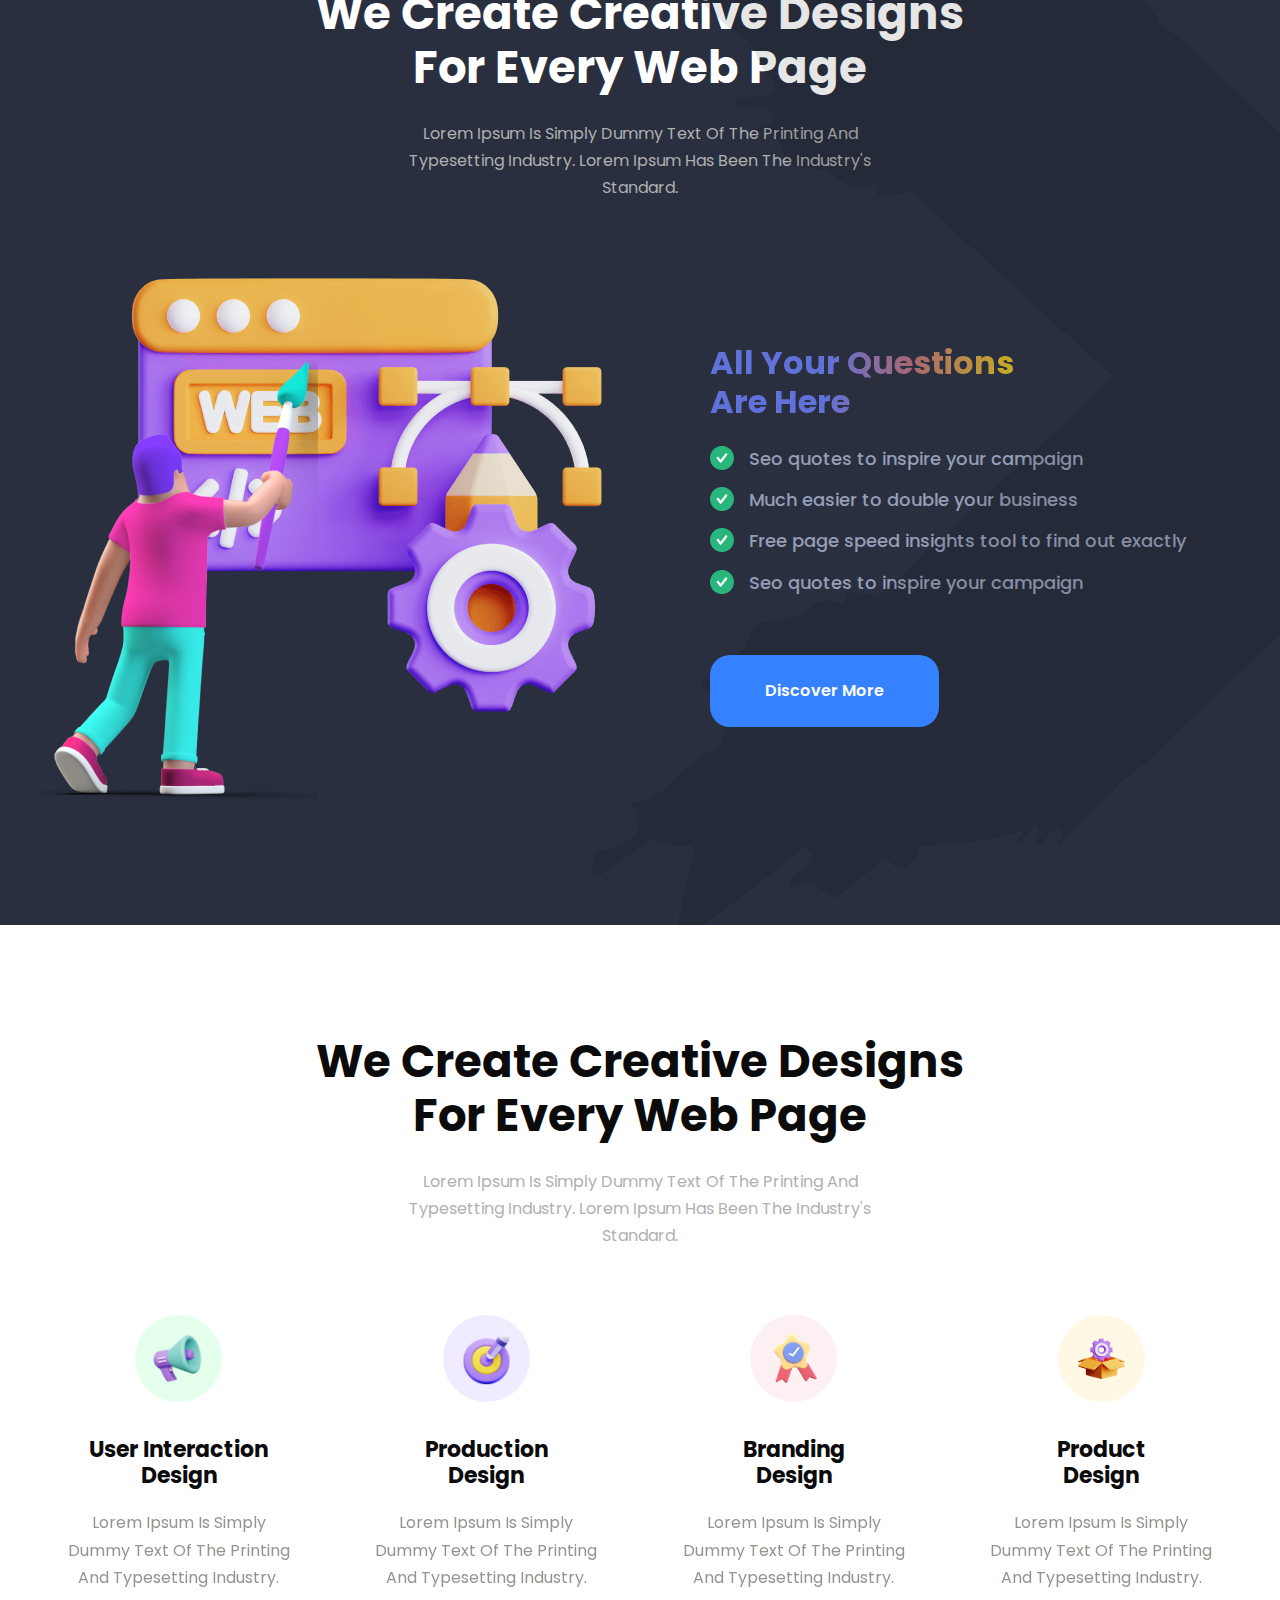
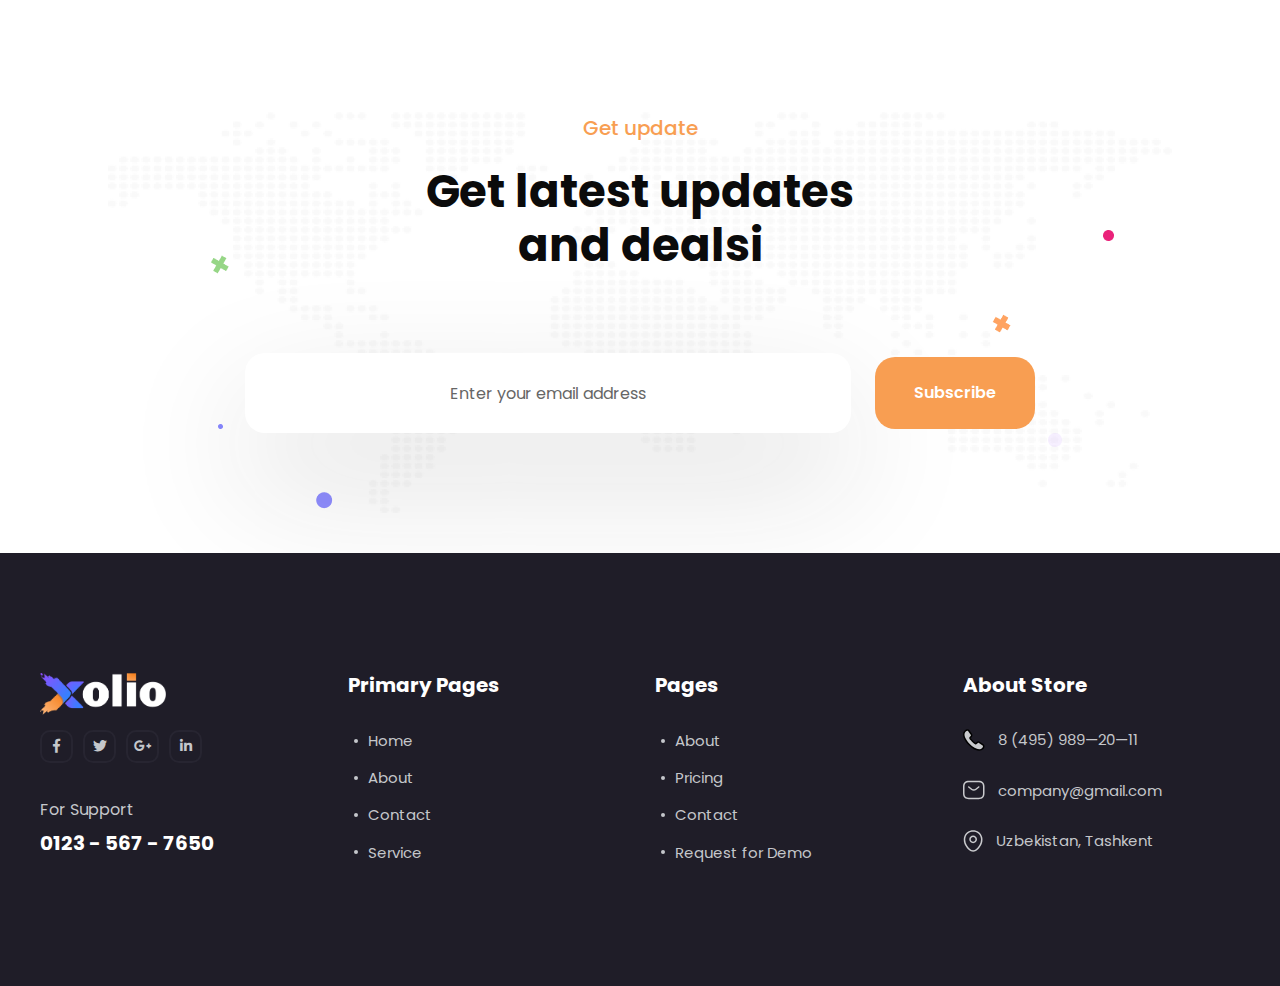
<file: project-details.html>
<!doctype html>
<html class="no-js" lang="en">
    <head>
        <meta charset="utf-8">
        <meta http-equiv="x-ua-compatible" content="ie=edge">
        <title>Xolio </title>
        <meta name="description" content="Xolio">
        <meta name="viewport" content="width=device-width, initial-scale=1">

		<link rel="shortcut icon" type="image/x-icon" href="assets/img/favicon.png">
        <!-- Place favicon.ico in the root directory -->

        <!-- CSS here -->
        <link rel="stylesheet" href="assets/css/bootstrap.min.css">
        <link rel="stylesheet" href="assets/css/animate.min.css">
        <link rel="stylesheet" href="assets/css/magnific-popup.css">
        <link rel="stylesheet" href="assets/css/fontawesome-all.min.css">
        <link rel="stylesheet" href="assets/css/swiper-bundle.min.css">
        <link rel="stylesheet" href="assets/css/odometer.css">
        <link rel="stylesheet" href="assets/css/slick.css">
        <link rel="stylesheet" href="assets/css/default.css">
        <link rel="stylesheet" href="assets/css/style.css">
        <link rel="stylesheet" href="assets/css/responsive.css">
    </head>
    <body>

        <!--Preloader-->
        <div id="preloader">
            <div id="loader" class="loader">
                <div class="loader-container">
                    <div class="loader-icon"><img src="assets/img/preloader.png" alt="Preloader"></div>
                </div>
            </div>
        </div>
        <!--Preloader-end -->

        <!-- Custom-cursor -->
        <div class="mouseCursor cursor-outer"></div>
        <div class="mouseCursor cursor-inner"><span>Drag</span></div>
        <!-- Custom-cursor-end -->

		<!-- Scroll-top -->
        <button class="scroll-top scroll-to-target" data-target="html">
            <i class="fas fa-angle-up"></i>
        </button>
        <!-- Scroll-top-end-->

        <!-- header-area -->
        <header>
            <div id="sticky-header" class="menu-area transparent-header">
                <div class="container">
                    <div class="row">
                        <div class="col-12">
                            <div class="mobile-nav-toggler"><i class="fas fa-bars"></i></div>
                            <div class="menu-wrap">
                                <nav class="menu-nav">
                                    <div class="logo">
                                        <a href="index.html"><img src="assets/img/logo/logo.png" alt="Logo"></a>
                                    </div>
                                    <div class="navbar-wrap main-menu d-none d-lg-flex">
                                        <ul class="navigation">
                                            <li class="menu-item-has-children"><a href="#">Home</a>
                                                <ul class="sub-menu">
                                                    <li><a href="index.html">Creative Agency</a></li>
                                                    <li><a href="index-2.html">Personal Portfolio</a></li>
                                                    <li><a href="index-3.html">Digital Agency</a></li>
                                                </ul>
                                            </li>
                                            <li><a href="about-us.html">About Us</a></li>
                                            <li class="active menu-item-has-children"><a href="#">pages</a>
                                                <ul class="sub-menu">
                                                    <li><a href="about-me.html">About Me</a></li>
                                                    <li><a href="team.html">Team Page</a></li>
                                                    <li><a href="team-details.html">Team Details</a></li>
                                                    <li class="active"><a href="project-details.html">Portfolio Details</a></li>
                                                    <li><a href="services-details.html">Services Details</a></li>
                                                    <li><a href="contact.html">Contact Us</a></li>
                                                </ul>
                                            </li>
                                            <li class="menu-item-has-children"><a href="#">News</a>
                                                <ul class="sub-menu">
                                                    <li><a href="blog.html">Our Blog</a></li>
                                                    <li><a href="blog-details.html">Blog Details</a></li>
                                                </ul>
                                            </li>
                                        </ul>
                                    </div>
                                    <div class="header-action">
                                        <ul class="list-wrap">
                                            <li class="header-btn"><a href="#!" class="btn">Contact <span></span></a></li>
                                        </ul>
                                    </div>
                                </nav>
                            </div>

                            <!-- Mobile Menu  -->
                            <div class="mobile-menu">
                                <nav class="menu-box">
                                    <div class="close-btn"><i class="fas fa-times"></i></div>
                                    <div class="nav-logo">
                                        <a href="index.html"><img src="assets/img/logo/logo.png" alt="Logo"></a>
                                    </div>
                                    <div class="menu-outer">
                                        <!--Here Menu Will Come Automatically Via Javascript / Same Menu as in Header-->
                                    </div>
                                    <div class="social-links">
                                        <ul class="clearfix list-wrap">
                                            <li><a href="#"><i class="fab fa-facebook-f"></i></a></li>
                                            <li><a href="#"><i class="fab fa-twitter"></i></a></li>
                                            <li><a href="#"><i class="fab fa-instagram"></i></a></li>
                                            <li><a href="#"><i class="fab fa-linkedin-in"></i></a></li>
                                            <li><a href="#"><i class="fab fa-youtube"></i></a></li>
                                        </ul>
                                    </div>
                                </nav>
                            </div>
                            <div class="menu-backdrop"></div>
                            <!-- End Mobile Menu -->

                        </div>
                    </div>
                </div>

                <!-- header-contact -->
                <div class="header-contact-wrap">
                    <div class="container">
                        <div class="row">
                            <div class="col-lg-8">
                                <div class="left-side-content">
                                    <h3 class="title">Contact</h3>
                                    <div class="row">
                                        <div class="col-xl-4 col-lg-5 col-md-6">
                                            <div class="contact-info-list">
                                                <ul class="list-wrap">
                                                    <li>
                                                        <div class="icon">
                                                            <svg viewBox="0 0 22 20" fill="none" xmlns="http://www.w3.org/2000/svg">
                                                                <path fill-rule="evenodd" clip-rule="evenodd"
                                                                    d="M1.5 6.5C1.5 4.89295 1.95538 3.86848 2.63534 3.2371C3.32535 2.59637 4.36497 2.25 5.75 2.25H15.75C17.135 2.25 18.1746 2.59637 18.8647 3.2371C19.5446 3.86848 20 4.89295 20 6.5V13.5C20 15.107 19.5446 16.1315 18.8647 16.7629C18.1746 17.4036 17.135 17.75 15.75 17.75H5.75C4.36497 17.75 3.32535 17.4036 2.63534 16.7629C1.95538 16.1315 1.5 15.107 1.5 13.5V6.5ZM5.75 0.75C4.13503 0.75 2.67465 1.15363 1.61466 2.1379C0.544615 3.13152 0 4.60705 0 6.5V13.5C0 15.393 0.544615 16.8685 1.61466 17.8621C2.67465 18.8464 4.13503 19.25 5.75 19.25H15.75C17.365 19.25 18.8254 18.8464 19.8853 17.8621C20.9554 16.8685 21.5 15.393 21.5 13.5V6.5C21.5 4.60705 20.9554 3.13152 19.8853 2.1379C18.8254 1.15363 17.365 0.75 15.75 0.75H5.75ZM16.2181 7.58602C16.5417 7.32751 16.5945 6.85558 16.336 6.53194C16.0775 6.20829 15.6056 6.15548 15.2819 6.41398L12.1529 8.91324L12.1525 8.91352C11.3961 9.51536 10.0946 9.51549 9.33799 8.91393L6.21898 6.41471C5.89574 6.1557 5.42373 6.20778 5.16471 6.53102C4.9057 6.85426 4.95778 7.32627 5.28102 7.58529L8.40101 10.0853L8.40286 10.0868C9.70626 11.1244 11.7837 11.1244 13.0871 10.0868L13.0881 10.086L16.2181 7.58602Z" />
                                                            </svg>
                                                        </div>
                                                        <div class="content">
                                                            <a href="mailto:company@gmail.com">company@gmail.com</a>
                                                        </div>
                                                    </li>
                                                    <li>
                                                        <div class="icon">
                                                            <svg viewBox="0 0 20 22" fill="none" xmlns="http://www.w3.org/2000/svg">
                                                                <path fill-rule="evenodd" clip-rule="evenodd"
                                                                    d="M2.48199 7.65591C3.37522 3.73032 6.71708 1.74769 10.1338 1.75C13.5508 1.75231 16.8905 3.73971 17.7791 7.66556L17.7791 7.6656C18.8362 12.3354 15.943 16.3756 13.2111 18.999L13.2097 19.0004C11.4913 20.659 8.77127 20.661 7.04076 18.9997C4.31866 16.3762 1.42493 12.3261 2.48199 7.65591ZM10.1348 0.250002C14.1154 0.252693 18.1706 2.60029 19.2421 7.33441C20.4848 12.8239 17.0589 17.3834 14.251 20.08C11.9497 22.3008 8.31046 22.2989 6.00106 20.0809L6.00012 20.08C3.20236 17.3836 -0.22362 12.8139 1.01908 7.32441L1.01926 7.32364C2.09618 2.58953 6.1542 0.247312 10.1348 0.250002ZM7.76166 9.30994C7.76166 8.00103 8.82274 6.93994 10.1317 6.93994C11.4406 6.93994 12.5017 8.00103 12.5017 9.30994C12.5017 10.6189 11.4406 11.6799 10.1317 11.6799C8.82274 11.6799 7.76166 10.6189 7.76166 9.30994ZM10.1317 5.43994C7.99432 5.43994 6.26166 7.1726 6.26166 9.30994C6.26166 11.4473 7.99432 13.1799 10.1317 13.1799C12.269 13.1799 14.0017 11.4473 14.0017 9.30994C14.0017 7.1726 12.269 5.43994 10.1317 5.43994Z" />
                                                            </svg>
                                                        </div>
                                                        <div class="content">
                                                            <span>Ranelagh Place, Liverpool, L3 5UL, England</span>
                                                        </div>
                                                    </li>
                                                    <li>
                                                        <div class="icon">
                                                            <svg viewBox="0 0 22 22" fill="none" xmlns="http://www.w3.org/2000/svg">
                                                                <path fill-rule="evenodd" clip-rule="evenodd"
                                                                    d="M1.5 11C1.5 5.89421 5.64421 1.75 10.75 1.75C15.8558 1.75 20 5.89421 20 11C20 16.1058 15.8558 20.25 10.75 20.25C5.64421 20.25 1.5 16.1058 1.5 11ZM10.75 0.25C4.81579 0.25 0 5.06579 0 11C0 16.9342 4.81579 21.75 10.75 21.75C16.6842 21.75 21.5 16.9342 21.5 11C21.5 5.06579 16.6842 0.25 10.75 0.25ZM11.1289 6.50977C11.1289 6.09555 10.7931 5.75977 10.3789 5.75977C9.96469 5.75977 9.62891 6.09555 9.62891 6.50977V10.6098C9.62891 11.0862 9.79027 11.5637 10.0149 11.9576C10.2393 12.3511 10.5673 12.7322 10.9755 12.9744L10.9766 12.975L14.0746 14.8238C14.4303 15.0361 14.8907 14.9198 15.1029 14.5641C15.3152 14.2084 15.1989 13.748 14.8432 13.5357L11.7433 11.6857L11.7413 11.6845C11.6099 11.6067 11.4483 11.4431 11.3179 11.2145C11.1875 10.9859 11.1289 10.7633 11.1289 10.6098V6.50977Z" />
                                                            </svg>
                                                        </div>
                                                        <div class="content">
                                                            <span>7 Days a week <br> from 10-00 am to 6-00 pm</span>
                                                        </div>
                                                    </li>
                                                </ul>
                                                <div class="lats-chat">
                                                    <a href="contact.html">Lat’s Chat</a>
                                                </div>
                                            </div>
                                        </div>
                                        <div class="col-xl-8 col-lg-7 col-md-6">
                                            <div class="our-best-project">
                                                <div class="content">
                                                    <h4 class="title">One of Our <span>Best Ongoing</span> Projects</h4>
                                                    <a href="project-details.html" class="btn">Details <span></span></a>
                                                </div>
                                                <div class="thumb">
                                                    <img src="assets/img/images/our_project_img.png" alt="">
                                                </div>
                                            </div>
                                        </div>
                                    </div>
                                </div>
                            </div>
                            <div class="col-lg-4">
                                <div class="customer-support-wrap">
                                    <h4 class="title">Customer Support</h4>
                                    <div class="customer-support-content">
                                        <div class="content-top">
                                            <img src="assets/img/images/support_img.png" alt="">
                                            <h4 class="title">Need Help Choosing a Plan?</h4>
                                        </div>
                                        <p>We offer solutions for businesses of all sizes. For questions about our plans and products,,
                                            contact our team of experts. <a href="contact.html">Get in touch</a></p>
                                    </div>
                                    <div class="content-bottom">
                                        <a href="contact.html">Support</a>
                                        <a href="contact.html">Documentation</a>
                                    </div>
                                </div>
                            </div>
                        </div>
                    </div>
                </div>
                <div class="body-contact-overlay"></div>
                <!-- header-contact-end -->
            </div>
        </header>
        <!-- header-area-end -->



        <!-- main-area -->
        <main>

            <!-- breadcrumb-area -->
            <section class="breadcrumb-area breadcrumb-area-two pt-175">
                <div class="container">
                    <div class="row">
                        <div class="col-12">
                            <div class="breadcrumb-content">
                                <h2 class="title">Portfolio Details</h2>
                                <nav aria-label="breadcrumb">
                                    <ol class="breadcrumb">
                                        <li class="breadcrumb-item"><a href="index.html">Home</a></li>
                                        <li class="breadcrumb-item active" aria-current="page">Portfolio Details</li>
                                    </ol>
                                </nav>
                            </div>
                        </div>
                    </div>
                </div>
            </section>
            <!-- breadcrumb-area-end -->

            <!-- project-details-area -->
            <section class="project-details-area pt-40 pb-120">
                <div class="container">
                    <div class="row">
                        <div class="col-lg-12">
                            <div class="project-details-inner">
                                <div class="project-details-img">
                                    <img src="assets/img/images/project_details_img.jpg" alt="">
                                </div>
                                <div class="project-details-content">
                                    <h2 class="title">Creative Agency</h2>
                                    <p>Lorem ipsum dolor sit amet, sed nulla ante amet, elementum tincidunt arcu sed laoreet, natoque ac eget imperdiet. Ac scelerisque nibh dolores consectetuer, nulla aptent est pede. Scelerisque euismod varius mi, congue eget sed vestibulum, ornare cras sed nec. There are many variations of passages of Lorem Ipsum available, but the majority have suffered alteration in some form have suffered alteration in some form.</p>
                                </div>
                                <div class="row align-items-center">
                                    <div class="col-lg-12">
                                        <div class="counter-item-wrap-four">
                                            <ul class="list-wrap">
                                                <li>
                                                    <div class="counter-item-four">
                                                        <h2 class="count"><span class="odometer" data-count="15"></span>K+</h2>
                                                        <p>Entries in <span>Accunting</span></p>
                                                    </div>
                                                </li>
                                                <li>
                                                    <div class="counter-item-four">
                                                        <h2 class="count"><span class="odometer" data-count="120"></span>+</h2>
                                                        <p>International <span>Programs</span></p>
                                                    </div>
                                                </li>
                                                <li>
                                                    <div class="counter-item-four">
                                                        <h2 class="count"><span class="odometer" data-count="46"></span>+</h2>
                                                        <p>Countries in<span>The World</span></p>
                                                    </div>
                                                </li>
                                                <li>
                                                    <div class="counter-item-four">
                                                        <h2 class="count"><span class="odometer" data-count="17"></span>+</h2>
                                                        <p>Awards <span>Programs</span></p>
                                                    </div>
                                                </li>
                                            </ul>
                                        </div>
                                    </div>
                                </div>
                            </div>
                        </div>
                    </div>
                </div>
                <div class="project-shape-wrap">
                    <img src="assets/img/images/services_details_shape.png" alt="">
                </div>
            </section>
            <!-- project-details-area-end -->

            <!-- company-area -->
            <section class="company-area">
                <div class="container">
                    <div class="row justify-content-center">
                        <div class="col-xl-7 col-lg-9">
                            <div class="section-title white-title text-center mb-65">
                                <span class="sub-title">Our Company</span>
                                <h2 class="title">We Create Creative Designs For Every Web Page</h2>
                                <p>Lorem Ipsum is simply dummy text of the printing and typesetting industry. Lorem Ipsum has been the industry's standard.</p>
                            </div>
                        </div>
                    </div>
                    <div class="row align-items-center">
                        <div class="col-lg-6">
                            <div class="company-img">
                                <img src="assets/img/images/company_img01.png" alt="">
                                <img src="assets/img/images/company_img02.png" alt="" data-parallax='{"x" : 120 }'>
                            </div>
                        </div>
                        <div class="col-lg-6">
                            <div class="company-content">
                                <h2 class="title">All Your Questions Are Here</h2>
                                <div class="company-list">
                                    <ul class="list-wrap">
                                        <li>
                                            <img src="assets/img/icon/check_icon.png" alt="">
                                            Seo quotes to inspire your campaign
                                        </li>
                                        <li>
                                            <img src="assets/img/icon/check_icon.png" alt="">
                                            Much easier to double your business
                                        </li>
                                        <li>
                                            <img src="assets/img/icon/check_icon.png" alt="">
                                            Free page speed insights tool to find out exactly
                                        </li>
                                        <li>
                                            <img src="assets/img/icon/check_icon.png" alt="">
                                            Seo quotes to inspire your campaign
                                        </li>
                                    </ul>
                                </div>
                                <a href="about-me.html" class="btn">Discover More <span></span></a>
                            </div>
                        </div>
                    </div>
                </div>
                <div class="company-shape-wrap">
                    <img src="assets/img/images/company_shape.png" alt="">
                </div>
            </section>
            <!-- company-area-end -->

            <!-- services-area -->
            <section class="inner-services-area-two pt-110 pb-90">
                <div class="container">
                    <div class="row justify-content-center">
                        <div class="col-xl-7 col-lg-8">
                            <div class="section-title text-center mb-65">
                                <h2 class="title">We Create Creative Designs For Every Web Page</h2>
                                <p>Lorem Ipsum is simply dummy text of the printing and typesetting industry. Lorem Ipsum has been the industry's standard.</p>
                            </div>
                        </div>
                    </div>
                    <div class="inner-services-wrap-two">
                        <div class="row justify-content-center">
                            <div class="col-xl-3 col-lg-3 col-md-6 col-sm-10">
                                <div class="services-item-five">
                                    <div class="services-icon-five">
                                        <img src="assets/img/icon/inner_two_services_icon01.png" alt="">
                                    </div>
                                    <div class="services-content-five">
                                        <h2 class="title"><a href="services-details.html">User Interaction <span>Design</span></a></h2>
                                        <p>Lorem Ipsum is simply dummy text of the printing and typesetting industry.</p>
                                    </div>
                                </div>
                            </div>
                            <div class="col-xl-3 col-lg-3 col-md-6 col-sm-10">
                                <div class="services-item-five">
                                    <div class="services-icon-five">
                                        <img src="assets/img/icon/inner_two_services_icon02.png" alt="">
                                    </div>
                                    <div class="services-content-five">
                                        <h2 class="title"><a href="services-details.html">Production <span>Design</span></a></h2>
                                        <p>Lorem Ipsum is simply dummy text of the printing and typesetting industry.</p>
                                    </div>
                                </div>
                            </div>
                            <div class="col-xl-3 col-lg-3 col-md-6 col-sm-10">
                                <div class="services-item-five">
                                    <div class="services-icon-five">
                                        <img src="assets/img/icon/inner_two_services_icon03.png" alt="">
                                    </div>
                                    <div class="services-content-five">
                                        <h2 class="title"><a href="services-details.html">Branding <span>Design</span></a></h2>
                                        <p>Lorem Ipsum is simply dummy text of the printing and typesetting industry.</p>
                                    </div>
                                </div>
                            </div>
                            <div class="col-xl-3 col-lg-3 col-md-6 col-sm-10">
                                <div class="services-item-five">
                                    <div class="services-icon-five">
                                        <img src="assets/img/icon/inner_two_services_icon04.png" alt="">
                                    </div>
                                    <div class="services-content-five">
                                        <h2 class="title"><a href="services-details.html">Product <span>Design</span></a></h2>
                                        <p>Lorem Ipsum is simply dummy text of the printing and typesetting industry.</p>
                                    </div>
                                </div>
                            </div>
                        </div>
                    </div>
                </div>
            </section>
            <!-- services-area-end -->

            <!-- newsletter-area -->
            <section class="newsletter-area newsletter-area-three pb-120">
                <div class="container">
                    <div class="row justify-content-center">
                        <div class="col-lg-6">
                            <div class="section-title text-center mb-80">
                                <span class="sub-title">Get update</span>
                                <h2 class="title">Get latest updates <br> and dealsi</h2>
                            </div>
                        </div>
                    </div>
                    <div class="row justify-content-center">
                        <div class="col-lg-8">
                            <div class="newsletter-form">
                                <form action="#">
                                    <input type="email" placeholder="Enter your email address">
                                    <button type="submit" class="btn">Subscribe <span></span></button>
                                </form>
                            </div>
                        </div>
                    </div>
                </div>
                <div class="newsletter-shape-wrap">
                    <img src="assets/img/images/newsletter_bg_shape.png" alt="" class="bg-shape">
                    <img src="assets/img/images/newsletter_shape01.png" alt="" class="shape-one">
                    <img src="assets/img/images/newsletter_shape02.png" alt="" class="shape-two">
                    <img src="assets/img/images/newsletter_shape03.png" alt="" class="shape-three">
                    <img src="assets/img/images/newsletter_shape04.png" alt="" class="shape-four">
                    <img src="assets/img/images/newsletter_shape05.png" alt="" class="shape-five">
                    <img src="assets/img/images/newsletter_shape06.png" alt="" class="shape-six">
                </div>
            </section>
            <!-- newsletter-area-end -->
        </main>
        <!-- main-area-end -->

        <!-- footer-area -->
        <footer>
            <div class="footer-area">
                <div class="footer-top">
                    <div class="container">
                        <div class="row">
                            <div class="col-lg-3 col-sm-6">
                                <div class="footer-widget">
                                    <div class="logo">
                                        <a href="index.html"><img src="assets/img/logo/w_logo.png" alt=""></a>
                                    </div>
                                    <div class="footer-social">
                                        <ul class="list-wrap">
                                            <li><a href="#"><i class="fab fa-facebook-f"></i></a></li>
                                            <li class="active"><a href="#"><i class="fab fa-twitter"></i></a></li>
                                            <li><a href="#"><i class="fab fa-google-plus-g"></i></a></li>
                                            <li><a href="#"><i class="fab fa-linkedin-in"></i></a></li>
                                        </ul>
                                    </div>
                                    <div class="footer-contact">
                                        <span>For Support</span>
                                        <h2 class="title"><a href="tel:0123456789">0123 - 567 - 7650</a></h2>
                                    </div>
                                </div>
                            </div>
                            <div class="col-lg-3 col-sm-6">
                                <div class="footer-widget">
                                    <h4 class="fw-title">Primary Pages</h4>
                                    <div class="fw-link">
                                        <ul class="list-wrap">
                                            <li><a href="index.html">Home</a></li>
                                            <li><a href="about-us.html">About</a></li>
                                            <li><a href="contact.html">Contact</a></li>
                                            <li><a href="services-details.html">Service</a></li>
                                        </ul>
                                    </div>
                                </div>
                            </div>
                            <div class="col-lg-3 col-sm-6">
                                <div class="footer-widget">
                                    <h4 class="fw-title">Pages</h4>
                                    <div class="fw-link">
                                        <ul class="list-wrap">
                                            <li><a href="about-us.html">About</a></li>
                                            <li><a href="contact.html">Pricing</a></li>
                                            <li><a href="contact.html">Contact</a></li>
                                            <li><a href="contact.html">Request for Demo</a></li>
                                        </ul>
                                    </div>
                                </div>
                            </div>
                            <div class="col-lg-3 col-sm-6">
                                <div class="footer-widget">
                                    <h4 class="fw-title">About Store</h4>
                                    <div class="footer-about">
                                        <ul class="list-wrap">
                                            <li><img src="assets/img/icon/phone_icon.svg" alt=""><a href="tel:0123456789">8 (495) 989—20—11</a></li>
                                            <li><img src="assets/img/icon/mail_icon.svg" alt=""><a href="mailto:company@gmail.com">company@gmail.com</a></li>
                                            <li><img src="assets/img/icon/loction_icon.svg" alt=""><span> Uzbekistan, Tashkent</span></li>
                                        </ul>
                                    </div>
                                </div>
                            </div>
                        </div>
                    </div>
                </div>
            </div>
        </footer>
        <!-- footer-area-end -->



        <!-- JS here -->
        <script src="assets/js/vendor/jquery-3.6.0.min.js"></script>
        <script src="assets/js/bootstrap.min.js"></script>
        <script src="assets/js/isotope.pkgd.min.js"></script>
        <script src="assets/js/imagesloaded.pkgd.min.js"></script>
        <script src="assets/js/jquery.magnific-popup.min.js"></script>
        <script src="assets/js/jquery.odometer.min.js"></script>
        <script src="assets/js/swiper-bundle.min.js"></script>
        <script src="assets/js/jquery.appear.js"></script>
        <script src="assets/js/slick.min.js"></script>
        <script src="assets/js/ajax-form.js"></script>
        <script src="assets/js/parallax.min.js"></script>
        <script src="assets/js/jquery.parallaxScroll.min.js"></script>
        <script src="assets/js/tween-max.js"></script>
        <script src="assets/js/wow.min.js"></script>
        <script src="assets/js/main.js"></script>
    </body>
</html>
</file>
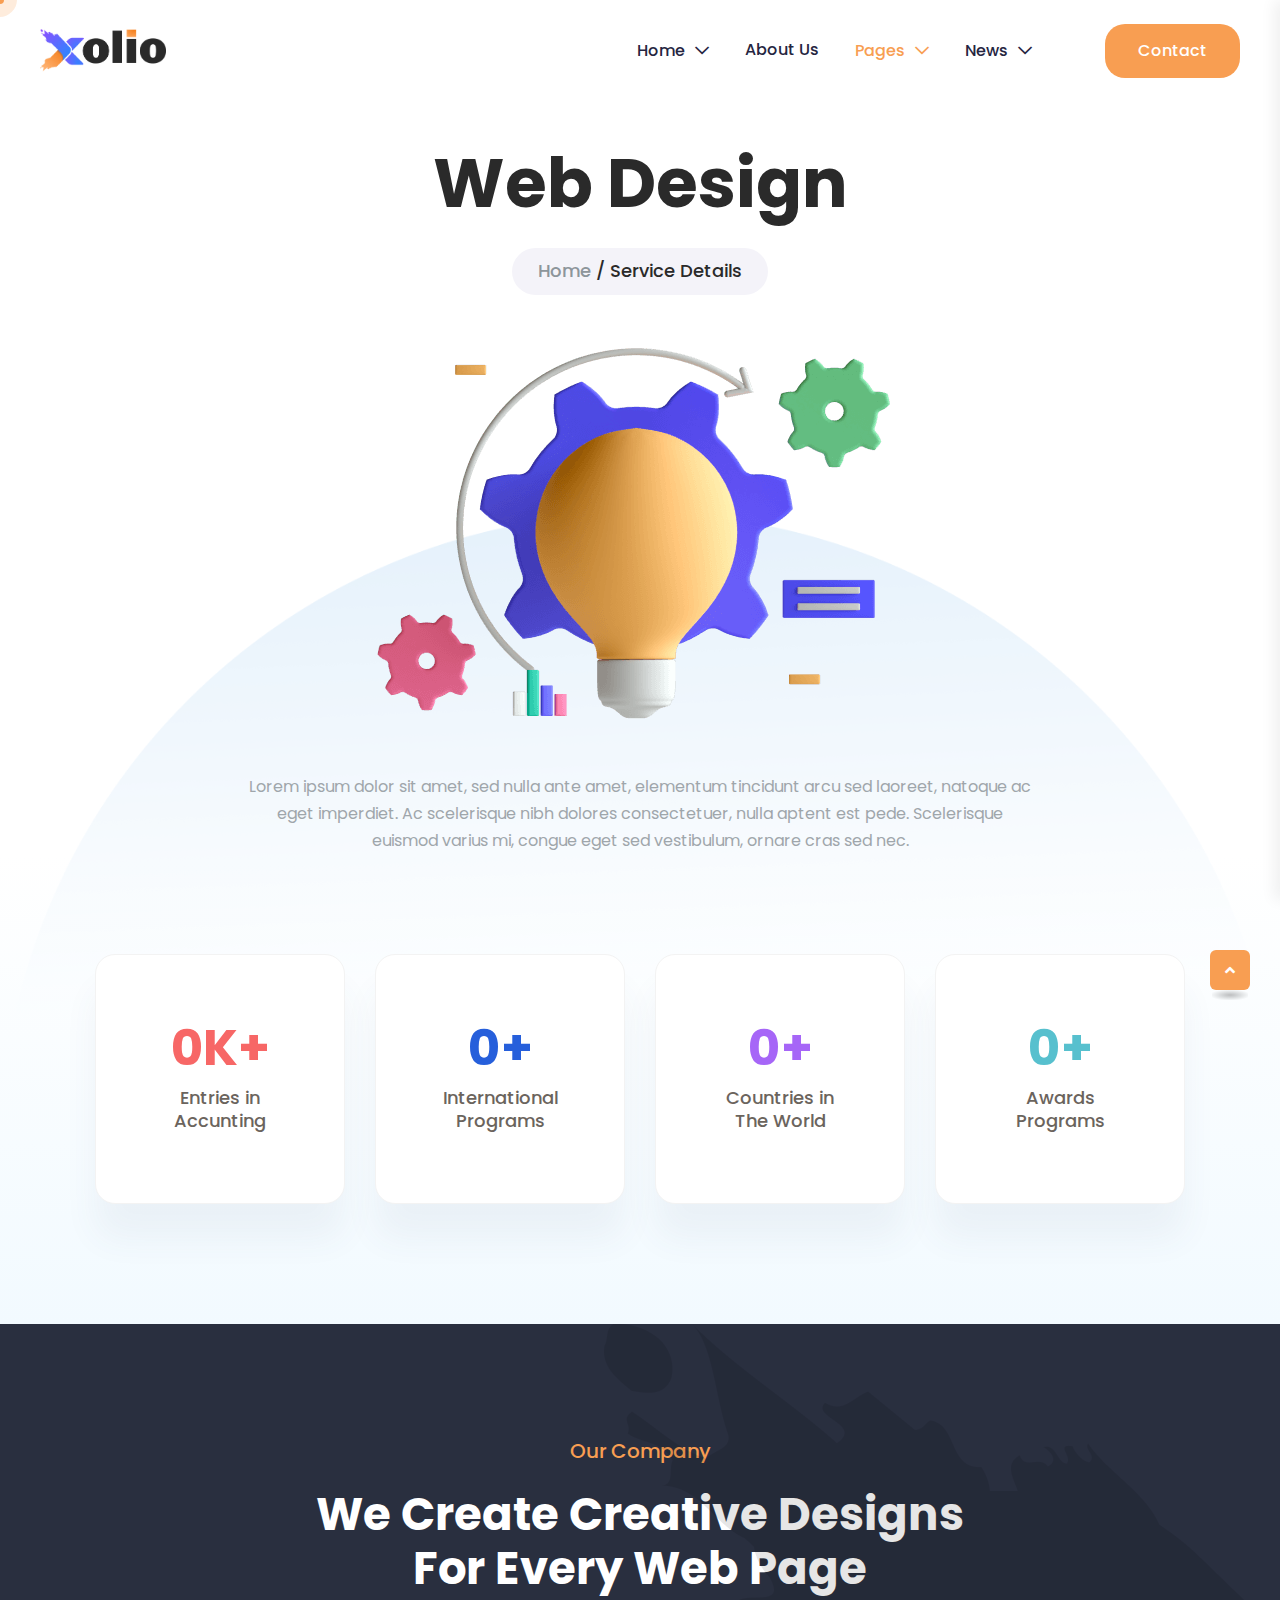
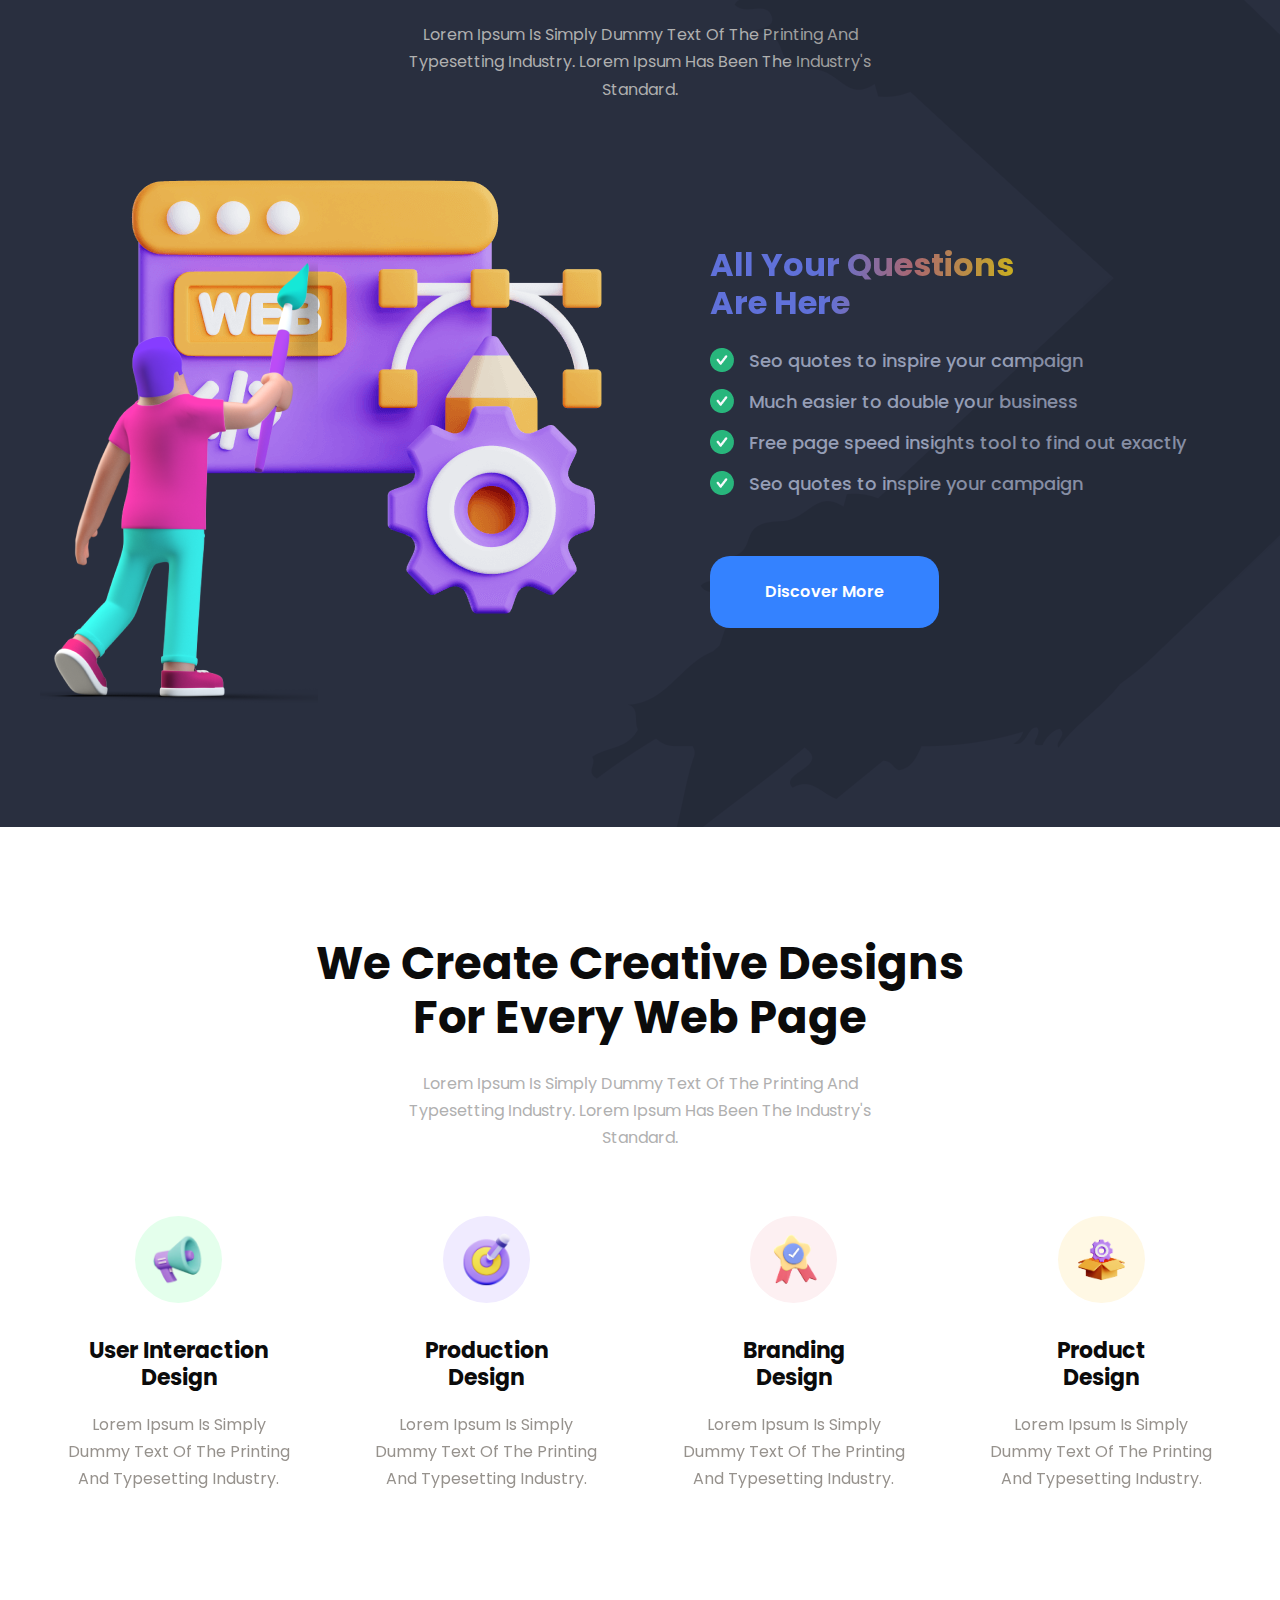
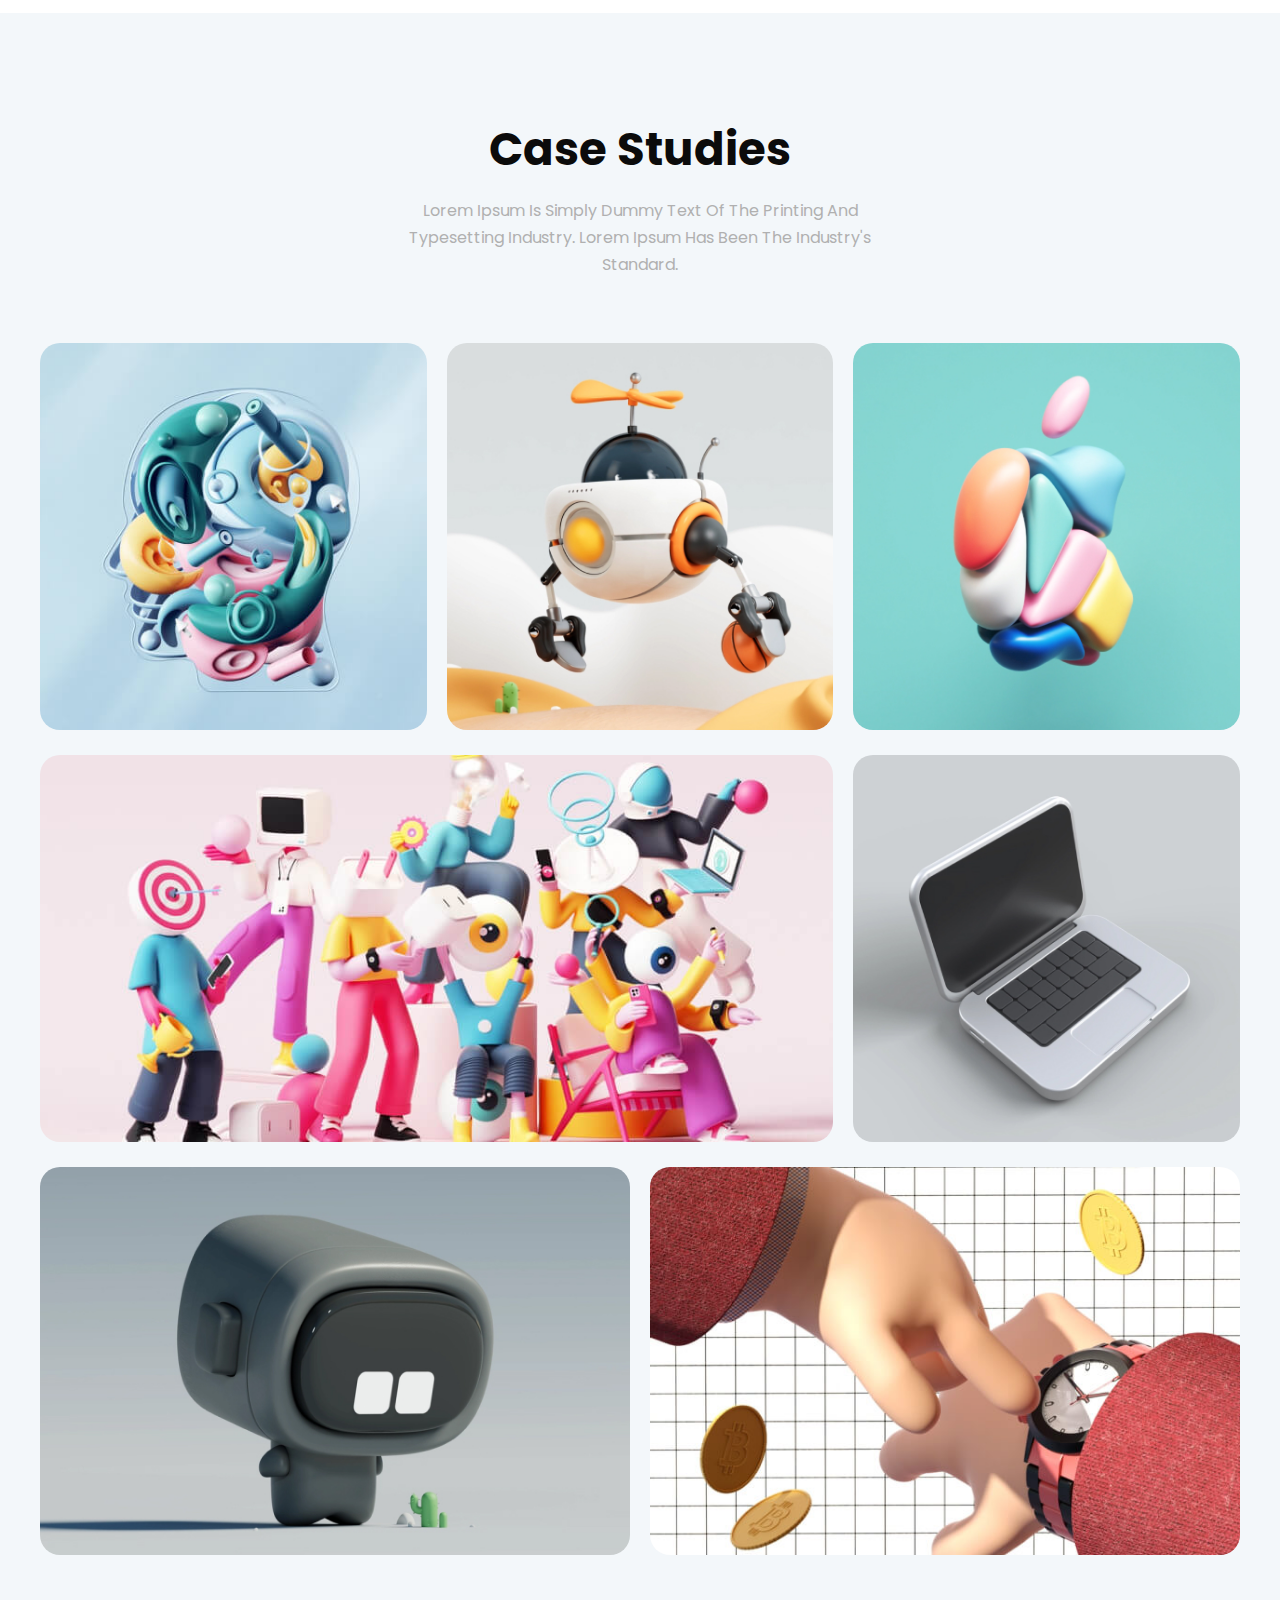
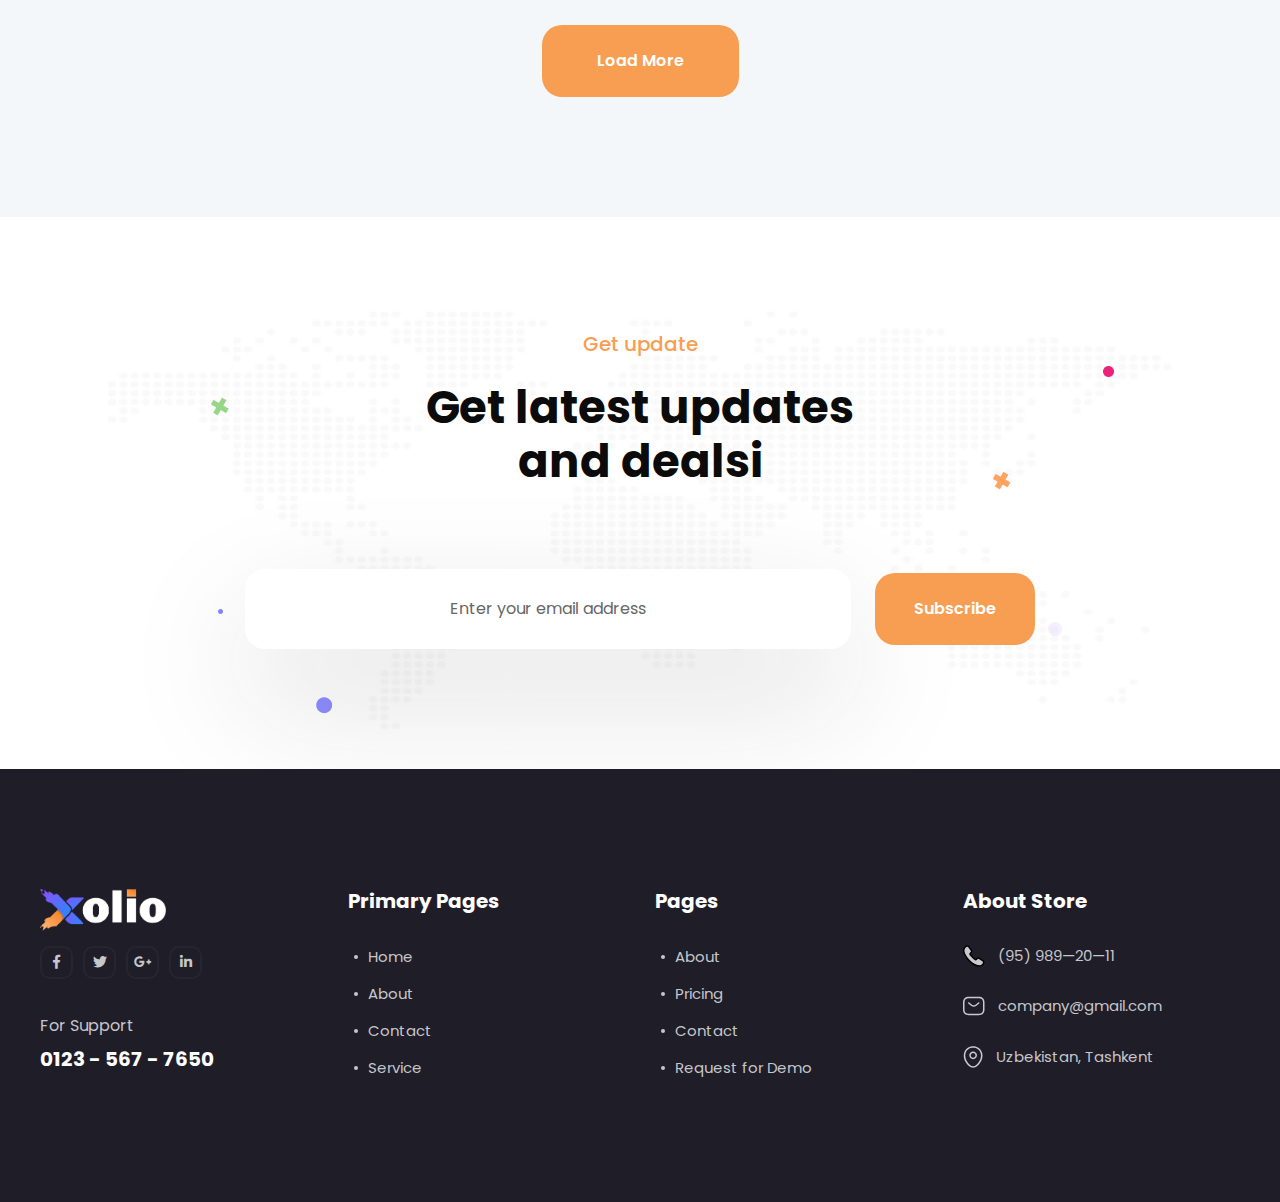
<file: services-details.html>
<!doctype html>
<html class="no-js" lang="en">
    <head>
        <meta charset="utf-8">
        <meta http-equiv="x-ua-compatible" content="ie=edge">
        <title>Xolio</title>
        <meta name="description" content="Xolio">
        <meta name="viewport" content="width=device-width, initial-scale=1">

		<link rel="shortcut icon" type="image/x-icon" href="assets/img/favicon.png">
        <!-- Place favicon.ico in the root directory -->

        <!-- CSS here -->
        <link rel="stylesheet" href="assets/css/bootstrap.min.css">
        <link rel="stylesheet" href="assets/css/animate.min.css">
        <link rel="stylesheet" href="assets/css/magnific-popup.css">
        <link rel="stylesheet" href="assets/css/fontawesome-all.min.css">
        <link rel="stylesheet" href="assets/css/swiper-bundle.min.css">
        <link rel="stylesheet" href="assets/css/odometer.css">
        <link rel="stylesheet" href="assets/css/slick.css">
        <link rel="stylesheet" href="assets/css/default.css">
        <link rel="stylesheet" href="assets/css/style.css">
        <link rel="stylesheet" href="assets/css/responsive.css">
    </head>
    <body>

        <!--Preloader-->
        <div id="preloader">
            <div id="loader" class="loader">
                <div class="loader-container">
                    <div class="loader-icon"><img src="assets/img/preloader.png" alt="Preloader"></div>
                </div>
            </div>
        </div>
        <!--Preloader-end -->

        <!-- Custom-cursor -->
        <div class="mouseCursor cursor-outer"></div>
        <div class="mouseCursor cursor-inner"><span>Drag</span></div>
        <!-- Custom-cursor-end -->

		<!-- Scroll-top -->
        <button class="scroll-top scroll-to-target" data-target="html">
            <i class="fas fa-angle-up"></i>
        </button>
        <!-- Scroll-top-end-->

        <!-- header-area -->
        <header>
            <div id="sticky-header" class="menu-area transparent-header">
                <div class="container">
                    <div class="row">
                        <div class="col-12">
                            <div class="mobile-nav-toggler"><i class="fas fa-bars"></i></div>
                            <div class="menu-wrap">
                                <nav class="menu-nav">
                                    <div class="logo">
                                        <a href="index.html"><img src="assets/img/logo/logo.png" alt="Logo"></a>
                                    </div>
                                    <div class="navbar-wrap main-menu d-none d-lg-flex">
                                        <ul class="navigation">
                                            <li class="menu-item-has-children"><a href="#">Home</a>
                                                <ul class="sub-menu">
                                                    <li><a href="index.html">Creative Agency</a></li>
                                                    <li><a href="index-2.html">Personal Portfolio</a></li>
                                                    <li><a href="index-3.html">Digital Agency</a></li>
                                                </ul>
                                            </li>
                                            <li><a href="about-us.html">About Us</a></li>
                                            <li class="active menu-item-has-children"><a href="#">pages</a>
                                                <ul class="sub-menu">
                                                    <li><a href="about-me.html">About Me</a></li>
                                                    <li><a href="team.html">Team Page</a></li>
                                                    <li><a href="team-details.html">Team Details</a></li>
                                                    <li><a href="project-details.html">Portfolio Details</a></li>
                                                    <li class="active"><a href="services-details.html">Services Details</a></li>
                                                    <li><a href="contact.html">Contact Us</a></li>
                                                </ul>
                                            </li>
                                            <li class="menu-item-has-children"><a href="#">News</a>
                                                <ul class="sub-menu">
                                                    <li><a href="blog.html">Our Blog</a></li>
                                                    <li><a href="blog-details.html">Blog Details</a></li>
                                                </ul>
                                            </li>
                                        </ul>
                                    </div>
                                    <div class="header-action">
                                        <ul class="list-wrap">
                                            <li class="header-btn"><a href="#!" class="btn">Contact <span></span></a></li>
                                        </ul>
                                    </div>
                                </nav>
                            </div>

                            <!-- Mobile Menu  -->
                            <div class="mobile-menu">
                                <nav class="menu-box">
                                    <div class="close-btn"><i class="fas fa-times"></i></div>
                                    <div class="nav-logo">
                                        <a href="index.html"><img src="assets/img/logo/logo.png" alt="Logo"></a>
                                    </div>
                                    <div class="menu-outer">
                                        <!--Here Menu Will Come Automatically Via Javascript / Same Menu as in Header-->
                                    </div>
                                    <div class="social-links">
                                        <ul class="clearfix list-wrap">
                                            <li><a href="#"><i class="fab fa-facebook-f"></i></a></li>
                                            <li><a href="#"><i class="fab fa-twitter"></i></a></li>
                                            <li><a href="#"><i class="fab fa-instagram"></i></a></li>
                                            <li><a href="#"><i class="fab fa-linkedin-in"></i></a></li>
                                            <li><a href="#"><i class="fab fa-youtube"></i></a></li>
                                        </ul>
                                    </div>
                                </nav>
                            </div>
                            <div class="menu-backdrop"></div>
                            <!-- End Mobile Menu -->

                        </div>
                    </div>
                </div>

                <!-- header-contact -->
                <div class="header-contact-wrap">
                    <div class="container">
                        <div class="row">
                            <div class="col-lg-8">
                                <div class="left-side-content">
                                    <h3 class="title">Contact</h3>
                                    <div class="row">
                                        <div class="col-xl-4 col-lg-5 col-md-6">
                                            <div class="contact-info-list">
                                                <ul class="list-wrap">
                                                    <li>
                                                        <div class="icon">
                                                            <svg viewBox="0 0 22 20" fill="none" xmlns="http://www.w3.org/2000/svg">
                                                                <path fill-rule="evenodd" clip-rule="evenodd"
                                                                    d="M1.5 6.5C1.5 4.89295 1.95538 3.86848 2.63534 3.2371C3.32535 2.59637 4.36497 2.25 5.75 2.25H15.75C17.135 2.25 18.1746 2.59637 18.8647 3.2371C19.5446 3.86848 20 4.89295 20 6.5V13.5C20 15.107 19.5446 16.1315 18.8647 16.7629C18.1746 17.4036 17.135 17.75 15.75 17.75H5.75C4.36497 17.75 3.32535 17.4036 2.63534 16.7629C1.95538 16.1315 1.5 15.107 1.5 13.5V6.5ZM5.75 0.75C4.13503 0.75 2.67465 1.15363 1.61466 2.1379C0.544615 3.13152 0 4.60705 0 6.5V13.5C0 15.393 0.544615 16.8685 1.61466 17.8621C2.67465 18.8464 4.13503 19.25 5.75 19.25H15.75C17.365 19.25 18.8254 18.8464 19.8853 17.8621C20.9554 16.8685 21.5 15.393 21.5 13.5V6.5C21.5 4.60705 20.9554 3.13152 19.8853 2.1379C18.8254 1.15363 17.365 0.75 15.75 0.75H5.75ZM16.2181 7.58602C16.5417 7.32751 16.5945 6.85558 16.336 6.53194C16.0775 6.20829 15.6056 6.15548 15.2819 6.41398L12.1529 8.91324L12.1525 8.91352C11.3961 9.51536 10.0946 9.51549 9.33799 8.91393L6.21898 6.41471C5.89574 6.1557 5.42373 6.20778 5.16471 6.53102C4.9057 6.85426 4.95778 7.32627 5.28102 7.58529L8.40101 10.0853L8.40286 10.0868C9.70626 11.1244 11.7837 11.1244 13.0871 10.0868L13.0881 10.086L16.2181 7.58602Z" />
                                                            </svg>
                                                        </div>
                                                        <div class="content">
                                                            <a href="mailto:company@gmail.com">company@gmail.com</a>
                                                        </div>
                                                    </li>
                                                    <li>
                                                        <div class="icon">
                                                            <svg viewBox="0 0 20 22" fill="none" xmlns="http://www.w3.org/2000/svg">
                                                                <path fill-rule="evenodd" clip-rule="evenodd"
                                                                    d="M2.48199 7.65591C3.37522 3.73032 6.71708 1.74769 10.1338 1.75C13.5508 1.75231 16.8905 3.73971 17.7791 7.66556L17.7791 7.6656C18.8362 12.3354 15.943 16.3756 13.2111 18.999L13.2097 19.0004C11.4913 20.659 8.77127 20.661 7.04076 18.9997C4.31866 16.3762 1.42493 12.3261 2.48199 7.65591ZM10.1348 0.250002C14.1154 0.252693 18.1706 2.60029 19.2421 7.33441C20.4848 12.8239 17.0589 17.3834 14.251 20.08C11.9497 22.3008 8.31046 22.2989 6.00106 20.0809L6.00012 20.08C3.20236 17.3836 -0.22362 12.8139 1.01908 7.32441L1.01926 7.32364C2.09618 2.58953 6.1542 0.247312 10.1348 0.250002ZM7.76166 9.30994C7.76166 8.00103 8.82274 6.93994 10.1317 6.93994C11.4406 6.93994 12.5017 8.00103 12.5017 9.30994C12.5017 10.6189 11.4406 11.6799 10.1317 11.6799C8.82274 11.6799 7.76166 10.6189 7.76166 9.30994ZM10.1317 5.43994C7.99432 5.43994 6.26166 7.1726 6.26166 9.30994C6.26166 11.4473 7.99432 13.1799 10.1317 13.1799C12.269 13.1799 14.0017 11.4473 14.0017 9.30994C14.0017 7.1726 12.269 5.43994 10.1317 5.43994Z" />
                                                            </svg>
                                                        </div>
                                                        <div class="content">
                                                            <span>Ranelagh Place, Liverpool, L3 5UL, England</span>
                                                        </div>
                                                    </li>
                                                    <li>
                                                        <div class="icon">
                                                            <svg viewBox="0 0 22 22" fill="none" xmlns="http://www.w3.org/2000/svg">
                                                                <path fill-rule="evenodd" clip-rule="evenodd"
                                                                    d="M1.5 11C1.5 5.89421 5.64421 1.75 10.75 1.75C15.8558 1.75 20 5.89421 20 11C20 16.1058 15.8558 20.25 10.75 20.25C5.64421 20.25 1.5 16.1058 1.5 11ZM10.75 0.25C4.81579 0.25 0 5.06579 0 11C0 16.9342 4.81579 21.75 10.75 21.75C16.6842 21.75 21.5 16.9342 21.5 11C21.5 5.06579 16.6842 0.25 10.75 0.25ZM11.1289 6.50977C11.1289 6.09555 10.7931 5.75977 10.3789 5.75977C9.96469 5.75977 9.62891 6.09555 9.62891 6.50977V10.6098C9.62891 11.0862 9.79027 11.5637 10.0149 11.9576C10.2393 12.3511 10.5673 12.7322 10.9755 12.9744L10.9766 12.975L14.0746 14.8238C14.4303 15.0361 14.8907 14.9198 15.1029 14.5641C15.3152 14.2084 15.1989 13.748 14.8432 13.5357L11.7433 11.6857L11.7413 11.6845C11.6099 11.6067 11.4483 11.4431 11.3179 11.2145C11.1875 10.9859 11.1289 10.7633 11.1289 10.6098V6.50977Z" />
                                                            </svg>
                                                        </div>
                                                        <div class="content">
                                                            <span>7 Days a week <br> from 10-00 am to 6-00 pm</span>
                                                        </div>
                                                    </li>
                                                </ul>
                                                <div class="lats-chat">
                                                    <a href="contact.html">Lat’s Chat</a>
                                                </div>
                                            </div>
                                        </div>
                                        <div class="col-xl-8 col-lg-7 col-md-6">
                                            <div class="our-best-project">
                                                <div class="content">
                                                    <h4 class="title">One of Our <span>Best Ongoing</span> Projects</h4>
                                                    <a href="project-details.html" class="btn">Details <span></span></a>
                                                </div>
                                                <div class="thumb">
                                                    <img src="assets/img/images/our_project_img.png" alt="">
                                                </div>
                                            </div>
                                        </div>
                                    </div>
                                </div>
                            </div>
                            <div class="col-lg-4">
                                <div class="customer-support-wrap">
                                    <h4 class="title">Customer Support</h4>
                                    <div class="customer-support-content">
                                        <div class="content-top">
                                            <img src="assets/img/images/support_img.png" alt="">
                                            <h4 class="title">Need Help Choosing a Plan?</h4>
                                        </div>
                                        <p>We offer solutions for businesses of all sizes. For questions about our plans and products,,
                                            contact our team of experts. <a href="contact.html">Get in touch</a></p>
                                    </div>
                                    <div class="content-bottom">
                                        <a href="contact.html">Support</a>
                                        <a href="contact.html">Documentation</a>
                                    </div>
                                </div>
                            </div>
                        </div>
                    </div>
                </div>
                <div class="body-contact-overlay"></div>
                <!-- header-contact-end -->
            </div>
        </header>
        <!-- header-area-end -->



        <!-- main-area -->
        <main>

            <!-- breadcrumb-area -->
            <section class="breadcrumb-area breadcrumb-area-two pt-175">
                <div class="container">
                    <div class="row">
                        <div class="col-12">
                            <div class="breadcrumb-content">
                                <h2 class="title">Web Design</h2>
                                <nav aria-label="breadcrumb">
                                    <ol class="breadcrumb">
                                        <li class="breadcrumb-item"><a href="index.html">Home</a></li>
                                        <li class="breadcrumb-item active" aria-current="page">Service Details</li>
                                    </ol>
                                </nav>
                            </div>
                        </div>
                    </div>
                </div>
            </section>
            <!-- breadcrumb-area-end -->

            <!-- services-details-area -->
            <div class="services-details-area">
                <div class="container">
                    <div class="row justify-content-center">
                        <div class="col-xl-8 col-lg-10">
                            <div class="services-details-img text-center">
                                <img src="assets/img/images/services_details_img.png" alt="">
                            </div>
                            <div class="services-details-content text-center">
                                <p>Lorem ipsum dolor sit amet, sed nulla ante amet, elementum tincidunt arcu sed laoreet, natoque ac eget imperdiet. Ac scelerisque nibh dolores consectetuer, nulla aptent est pede. Scelerisque euismod varius mi, congue eget sed vestibulum, ornare cras sed nec.</p>
                            </div>
                        </div>
                    </div>
                </div>
                <div class="services-details-shape">
                    <img src="assets/img/images/services_details_shape.png" alt="">
                </div>
            </div>
            <!-- services-details-area-end -->

            <!-- counter-area -->
            <section class="counter-area-four pt-100 pb-120">
                <div class="container">
                    <div class="row align-items-center">
                        <div class="col-lg-12">
                            <div class="counter-item-wrap-four">
                                <ul class="list-wrap">
                                    <li>
                                        <div class="counter-item-four">
                                            <h2 class="count"><span class="odometer" data-count="15"></span>K+</h2>
                                            <p>Entries in <span>Accunting</span></p>
                                        </div>
                                    </li>
                                    <li>
                                        <div class="counter-item-four">
                                            <h2 class="count"><span class="odometer" data-count="120"></span>+</h2>
                                            <p>International <span>Programs</span></p>
                                        </div>
                                    </li>
                                    <li>
                                        <div class="counter-item-four">
                                            <h2 class="count"><span class="odometer" data-count="46"></span>+</h2>
                                            <p>Countries in<span>The World</span></p>
                                        </div>
                                    </li>
                                    <li>
                                        <div class="counter-item-four">
                                            <h2 class="count"><span class="odometer" data-count="17"></span>+</h2>
                                            <p>Awards <span>Programs</span></p>
                                        </div>
                                    </li>
                                </ul>
                            </div>
                        </div>
                    </div>
                </div>
            </section>
            <!-- counter-area-two -->

            <!-- company-area -->
            <section class="company-area">
                <div class="container">
                    <div class="row justify-content-center">
                        <div class="col-xl-7 col-lg-9">
                            <div class="section-title white-title text-center mb-65">
                                <span class="sub-title">Our Company</span>
                                <h2 class="title">We Create Creative Designs For Every Web Page</h2>
                                <p>Lorem Ipsum is simply dummy text of the printing and typesetting industry. Lorem Ipsum has been the industry's standard.</p>
                            </div>
                        </div>
                    </div>
                    <div class="row align-items-center">
                        <div class="col-lg-6">
                            <div class="company-img">
                                <img src="assets/img/images/company_img01.png" alt="">
                                <img src="assets/img/images/company_img02.png" alt="" data-parallax='{"x" : 120 }'>
                            </div>
                        </div>
                        <div class="col-lg-6">
                            <div class="company-content">
                                <h2 class="title">All Your Questions Are Here</h2>
                                <div class="company-list">
                                    <ul class="list-wrap">
                                        <li>
                                            <img src="assets/img/icon/check_icon.png" alt="">
                                            Seo quotes to inspire your campaign
                                        </li>
                                        <li>
                                            <img src="assets/img/icon/check_icon.png" alt="">
                                            Much easier to double your business
                                        </li>
                                        <li>
                                            <img src="assets/img/icon/check_icon.png" alt="">
                                            Free page speed insights tool to find out exactly
                                        </li>
                                        <li>
                                            <img src="assets/img/icon/check_icon.png" alt="">
                                            Seo quotes to inspire your campaign
                                        </li>
                                    </ul>
                                </div>
                                <a href="about-me.html" class="btn">Discover More <span></span></a>
                            </div>
                        </div>
                    </div>
                </div>
                <div class="company-shape-wrap">
                    <img src="assets/img/images/company_shape.png" alt="">
                </div>
            </section>
            <!-- company-area-end -->

            <!-- services-area -->
            <section class="inner-services-area-two pt-110 pb-90">
                <div class="container">
                    <div class="row justify-content-center">
                        <div class="col-xl-7 col-lg-8">
                            <div class="section-title text-center mb-65">
                                <h2 class="title">We Create Creative Designs For Every Web Page</h2>
                                <p>Lorem Ipsum is simply dummy text of the printing and typesetting industry. Lorem Ipsum has been the industry's standard.</p>
                            </div>
                        </div>
                    </div>
                    <div class="inner-services-wrap-two">
                        <div class="row justify-content-center">
                            <div class="col-xl-3 col-lg-3 col-md-6 col-sm-10">
                                <div class="services-item-five">
                                    <div class="services-icon-five">
                                        <img src="assets/img/icon/inner_two_services_icon01.png" alt="">
                                    </div>
                                    <div class="services-content-five">
                                        <h2 class="title"><a href="services-details.html">User Interaction <span>Design</span></a></h2>
                                        <p>Lorem Ipsum is simply dummy text of the printing and typesetting industry.</p>
                                    </div>
                                </div>
                            </div>
                            <div class="col-xl-3 col-lg-3 col-md-6 col-sm-10">
                                <div class="services-item-five">
                                    <div class="services-icon-five">
                                        <img src="assets/img/icon/inner_two_services_icon02.png" alt="">
                                    </div>
                                    <div class="services-content-five">
                                        <h2 class="title"><a href="services-details.html">Production <span>Design</span></a></h2>
                                        <p>Lorem Ipsum is simply dummy text of the printing and typesetting industry.</p>
                                    </div>
                                </div>
                            </div>
                            <div class="col-xl-3 col-lg-3 col-md-6 col-sm-10">
                                <div class="services-item-five">
                                    <div class="services-icon-five">
                                        <img src="assets/img/icon/inner_two_services_icon03.png" alt="">
                                    </div>
                                    <div class="services-content-five">
                                        <h2 class="title"><a href="services-details.html">Branding <span>Design</span></a></h2>
                                        <p>Lorem Ipsum is simply dummy text of the printing and typesetting industry.</p>
                                    </div>
                                </div>
                            </div>
                            <div class="col-xl-3 col-lg-3 col-md-6 col-sm-10">
                                <div class="services-item-five">
                                    <div class="services-icon-five">
                                        <img src="assets/img/icon/inner_two_services_icon04.png" alt="">
                                    </div>
                                    <div class="services-content-five">
                                        <h2 class="title"><a href="services-details.html">Product <span>Design</span></a></h2>
                                        <p>Lorem Ipsum is simply dummy text of the printing and typesetting industry.</p>
                                    </div>
                                </div>
                            </div>
                        </div>
                    </div>
                </div>
            </section>
            <!-- services-area-end -->

            <!-- project-area -->
            <section class="inner-project-area">
                <div class="container">
                    <div class="row justify-content-center">
                        <div class="col-xl-6">
                            <div class="section-title text-center mb-65">
                                <h2 class="title">Case Studies</h2>
                                <p>Lorem Ipsum is simply dummy text of the printing and typesetting industry. Lorem Ipsum has been the industry's standard.</p>
                            </div>
                        </div>
                    </div>
                    <div class="inner-project-item-wrap">
                        <div class="row justify-content-center">
                            <div class="col-lg-4 col-md-6">
                                <div class="inner-project-item">
                                    <div class="inner-project-thumb">
                                        <a href="project-details.html"><img src="assets/img/project/inner_project01.jpg" alt=""></a>
                                    </div>
                                    <div class="inner-project-content">
                                        <h3 class="title"><a href="project-details.html">Motion Design</a></h3>
                                        <p>Lorem Ipsum is simply</p>
                                    </div>
                                </div>
                            </div>
                            <div class="col-lg-4 col-md-6">
                                <div class="inner-project-item">
                                    <div class="inner-project-thumb">
                                        <a href="project-details.html"><img src="assets/img/project/inner_project02.jpg" alt=""></a>
                                    </div>
                                    <div class="inner-project-content">
                                        <h3 class="title"><a href="project-details.html">Motion Design</a></h3>
                                        <p>Lorem Ipsum is simply</p>
                                    </div>
                                </div>
                            </div>
                            <div class="col-lg-4 col-md-6">
                                <div class="inner-project-item">
                                    <div class="inner-project-thumb">
                                        <a href="project-details.html"><img src="assets/img/project/inner_project03.jpg" alt=""></a>
                                    </div>
                                    <div class="inner-project-content">
                                        <h3 class="title"><a href="project-details.html">Motion Design</a></h3>
                                        <p>Lorem Ipsum is simply</p>
                                    </div>
                                </div>
                            </div>
                            <div class="col-lg-8 col-md-6">
                                <div class="inner-project-item">
                                    <div class="inner-project-thumb">
                                        <a href="project-details.html"><img src="assets/img/project/inner_project04.jpg" alt=""></a>
                                    </div>
                                    <div class="inner-project-content">
                                        <h3 class="title"><a href="project-details.html">Motion Design</a></h3>
                                        <p>Lorem Ipsum is simply</p>
                                    </div>
                                </div>
                            </div>
                            <div class="col-lg-4 col-md-6">
                                <div class="inner-project-item">
                                    <div class="inner-project-thumb">
                                        <a href="project-details.html"><img src="assets/img/project/inner_project05.jpg" alt=""></a>
                                    </div>
                                    <div class="inner-project-content">
                                        <h3 class="title"><a href="project-details.html">Motion Design</a></h3>
                                        <p>Lorem Ipsum is simply</p>
                                    </div>
                                </div>
                            </div>
                            <div class="col-lg-6 col-md-6">
                                <div class="inner-project-item">
                                    <div class="inner-project-thumb">
                                        <a href="project-details.html"><img src="assets/img/project/inner_project06.jpg" alt=""></a>
                                    </div>
                                    <div class="inner-project-content">
                                        <h3 class="title"><a href="project-details.html">Motion Design</a></h3>
                                        <p>Lorem Ipsum is simply</p>
                                    </div>
                                </div>
                            </div>
                            <div class="col-lg-6 col-md-6">
                                <div class="inner-project-item">
                                    <div class="inner-project-thumb">
                                        <a href="project-details.html"><img src="assets/img/project/inner_project07.jpg" alt=""></a>
                                    </div>
                                    <div class="inner-project-content">
                                        <h3 class="title"><a href="project-details.html">Motion Design</a></h3>
                                        <p>Lorem Ipsum is simply</p>
                                    </div>
                                </div>
                            </div>
                        </div>
                        <div class="more-btn text-center mt-45">
                            <a href="about-me.html" class="btn">Load More <span></span></a>
                        </div>
                    </div>
                </div>
            </section>
            <!-- project-area-end -->

            <!-- newsletter-area -->
            <section class="newsletter-area pt-110 pb-120">
                <div class="container">
                    <div class="row justify-content-center">
                        <div class="col-lg-6">
                            <div class="section-title text-center mb-80">
                                <span class="sub-title">Get update</span>
                                <h2 class="title">Get latest updates <br> and dealsi</h2>
                            </div>
                        </div>
                    </div>
                    <div class="row justify-content-center">
                        <div class="col-lg-8">
                            <div class="newsletter-form">
                                <form action="#">
                                    <input type="email" placeholder="Enter your email address">
                                    <button type="submit" class="btn">Subscribe <span></span></button>
                                </form>
                            </div>
                        </div>
                    </div>
                </div>
                <div class="newsletter-shape-wrap">
                    <img src="assets/img/images/newsletter_bg_shape.png" alt="" class="bg-shape">
                    <img src="assets/img/images/newsletter_shape01.png" alt="" class="shape-one">
                    <img src="assets/img/images/newsletter_shape02.png" alt="" class="shape-two">
                    <img src="assets/img/images/newsletter_shape03.png" alt="" class="shape-three">
                    <img src="assets/img/images/newsletter_shape04.png" alt="" class="shape-four">
                    <img src="assets/img/images/newsletter_shape05.png" alt="" class="shape-five">
                    <img src="assets/img/images/newsletter_shape06.png" alt="" class="shape-six">
                </div>
            </section>
            <!-- newsletter-area-end -->
        </main>
        <!-- main-area-end -->

        <!-- footer-area -->
        <footer>
            <div class="footer-area">
                <div class="footer-top">
                    <div class="container">
                        <div class="row">
                            <div class="col-lg-3 col-sm-6">
                                <div class="footer-widget">
                                    <div class="logo">
                                        <a href="index.html"><img src="assets/img/logo/w_logo.png" alt=""></a>
                                    </div>
                                    <div class="footer-social">
                                        <ul class="list-wrap">
                                            <li><a href="#"><i class="fab fa-facebook-f"></i></a></li>
                                            <li class="active"><a href="#"><i class="fab fa-twitter"></i></a></li>
                                            <li><a href="#"><i class="fab fa-google-plus-g"></i></a></li>
                                            <li><a href="#"><i class="fab fa-linkedin-in"></i></a></li>
                                        </ul>
                                    </div>
                                    <div class="footer-contact">
                                        <span>For Support</span>
                                        <h2 class="title"><a href="tel:0123456789">0123 - 567 - 7650</a></h2>
                                    </div>
                                </div>
                            </div>
                            <div class="col-lg-3 col-sm-6">
                                <div class="footer-widget">
                                    <h4 class="fw-title">Primary Pages</h4>
                                    <div class="fw-link">
                                        <ul class="list-wrap">
                                            <li><a href="index.html">Home</a></li>
                                            <li><a href="about-us.html">About</a></li>
                                            <li><a href="contact.html">Contact</a></li>
                                            <li><a href="services-details.html">Service</a></li>
                                        </ul>
                                    </div>
                                </div>
                            </div>
                            <div class="col-lg-3 col-sm-6">
                                <div class="footer-widget">
                                    <h4 class="fw-title">Pages</h4>
                                    <div class="fw-link">
                                        <ul class="list-wrap">
                                            <li><a href="about-us.html">About</a></li>
                                            <li><a href="contact.html">Pricing</a></li>
                                            <li><a href="contact.html">Contact</a></li>
                                            <li><a href="contact.html">Request for Demo</a></li>
                                        </ul>
                                    </div>
                                </div>
                            </div>
                            <div class="col-lg-3 col-sm-6">
                                <div class="footer-widget">
                                    <h4 class="fw-title">About Store</h4>
                                    <div class="footer-about">
                                        <ul class="list-wrap">
                                            <li><img src="assets/img/icon/phone_icon.svg" alt=""><a href="tel:0123456789">(95) 989—20—11</a></li>
                                            <li><img src="assets/img/icon/mail_icon.svg" alt=""><a href="mailto:company@gmail.com">company@gmail.com</a></li>
                                            <li><img src="assets/img/icon/loction_icon.svg" alt=""><span> Uzbekistan, Tashkent</span></li>
                                        </ul>
                                    </div>
                                </div>
                            </div>
                        </div>
                    </div>
                </div>
            </div>
        </footer>
        <!-- footer-area-end -->



        <!-- JS here -->
        <script src="assets/js/vendor/jquery-3.6.0.min.js"></script>
        <script src="assets/js/bootstrap.min.js"></script>
        <script src="assets/js/isotope.pkgd.min.js"></script>
        <script src="assets/js/imagesloaded.pkgd.min.js"></script>
        <script src="assets/js/jquery.magnific-popup.min.js"></script>
        <script src="assets/js/jquery.odometer.min.js"></script>
        <script src="assets/js/swiper-bundle.min.js"></script>
        <script src="assets/js/jquery.appear.js"></script>
        <script src="assets/js/slick.min.js"></script>
        <script src="assets/js/ajax-form.js"></script>
        <script src="assets/js/parallax.min.js"></script>
        <script src="assets/js/jquery.parallaxScroll.min.js"></script>
        <script src="assets/js/tween-max.js"></script>
        <script src="assets/js/wow.min.js"></script>
        <script src="assets/js/main.js"></script>
    </body>
</html>
</file>
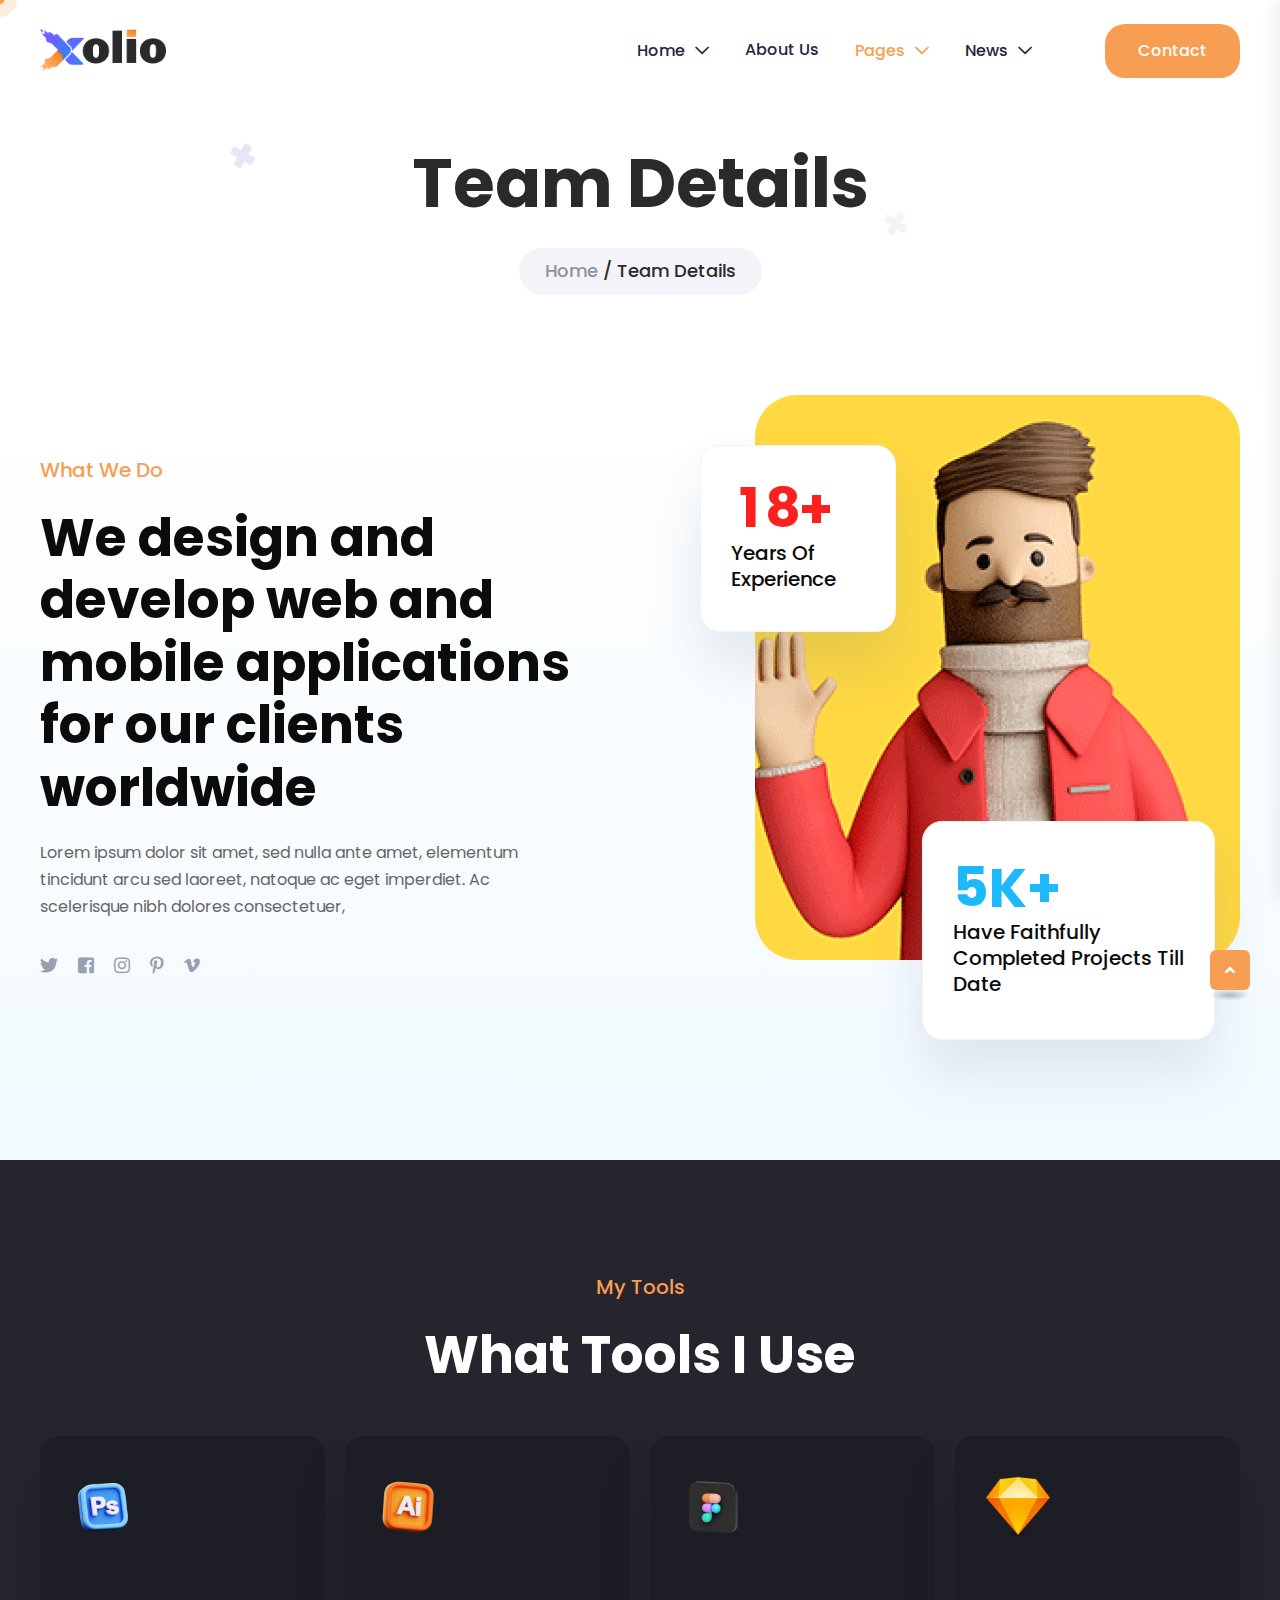
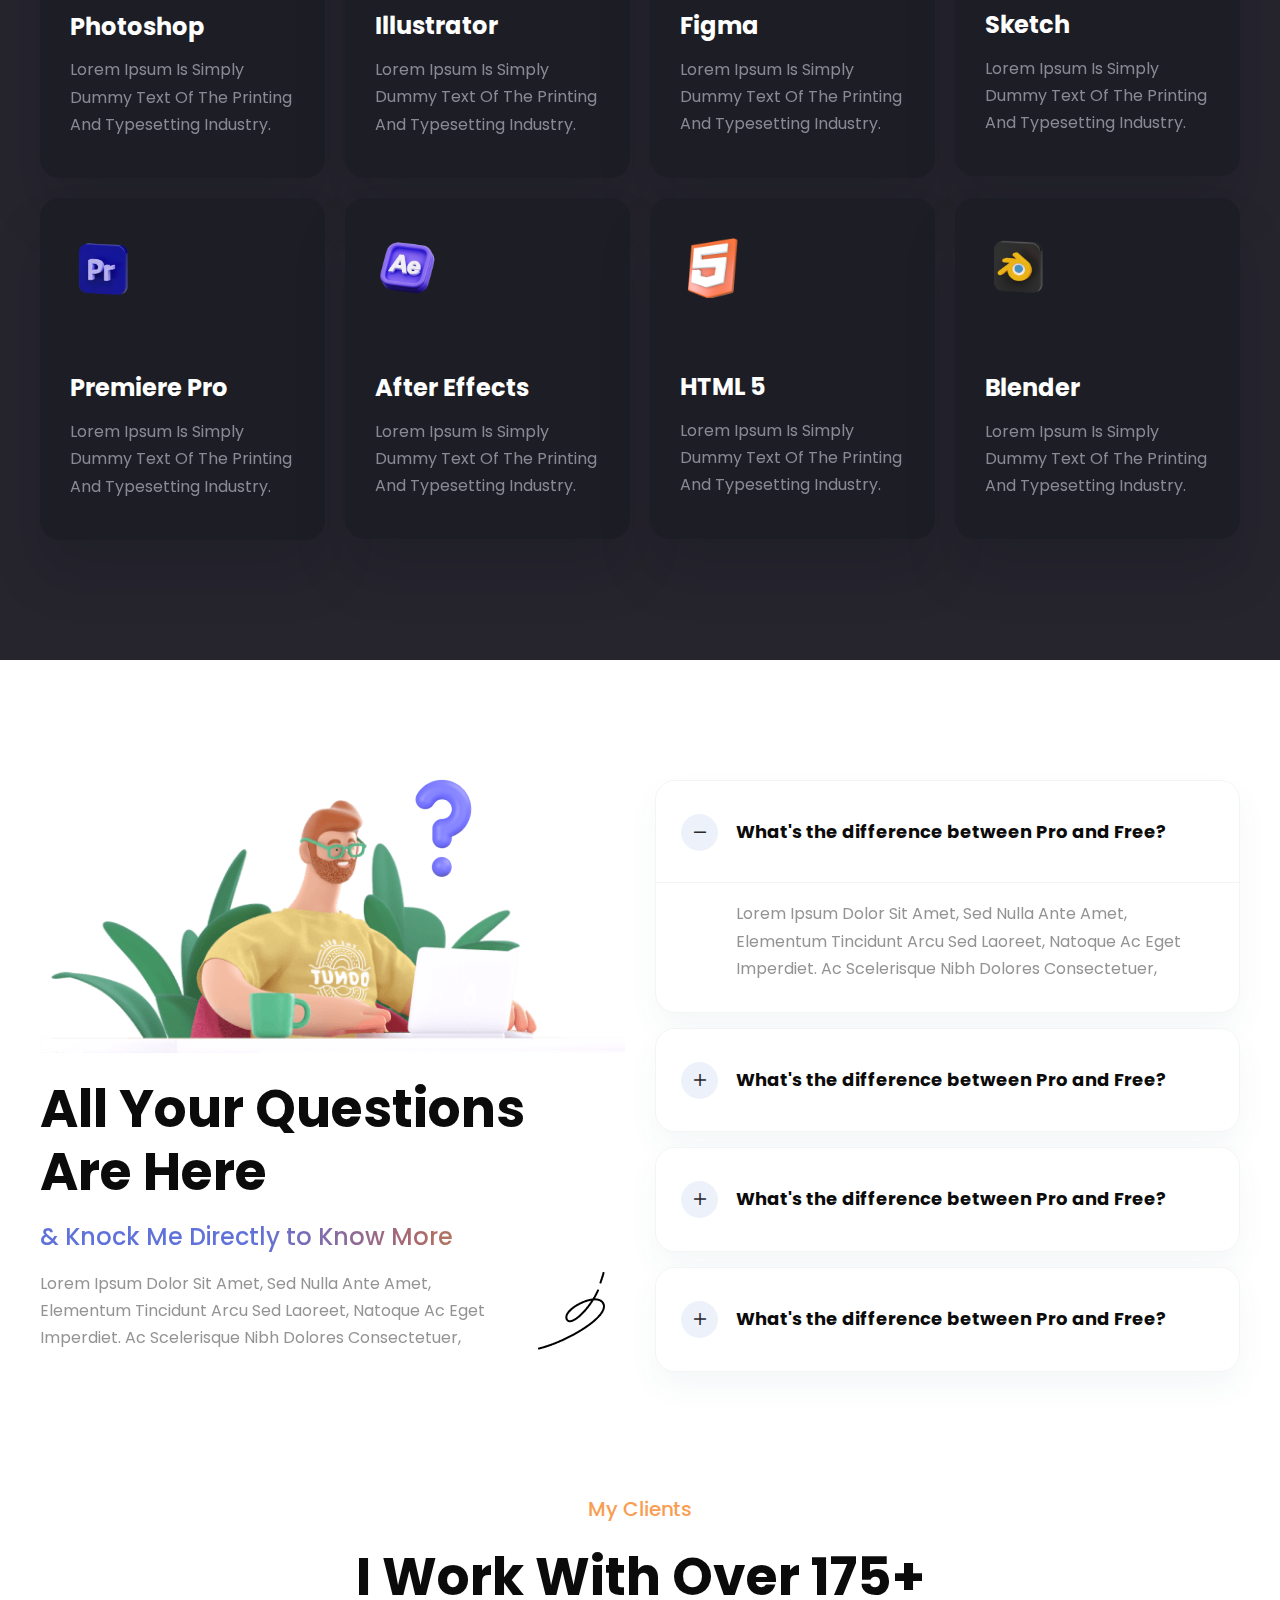
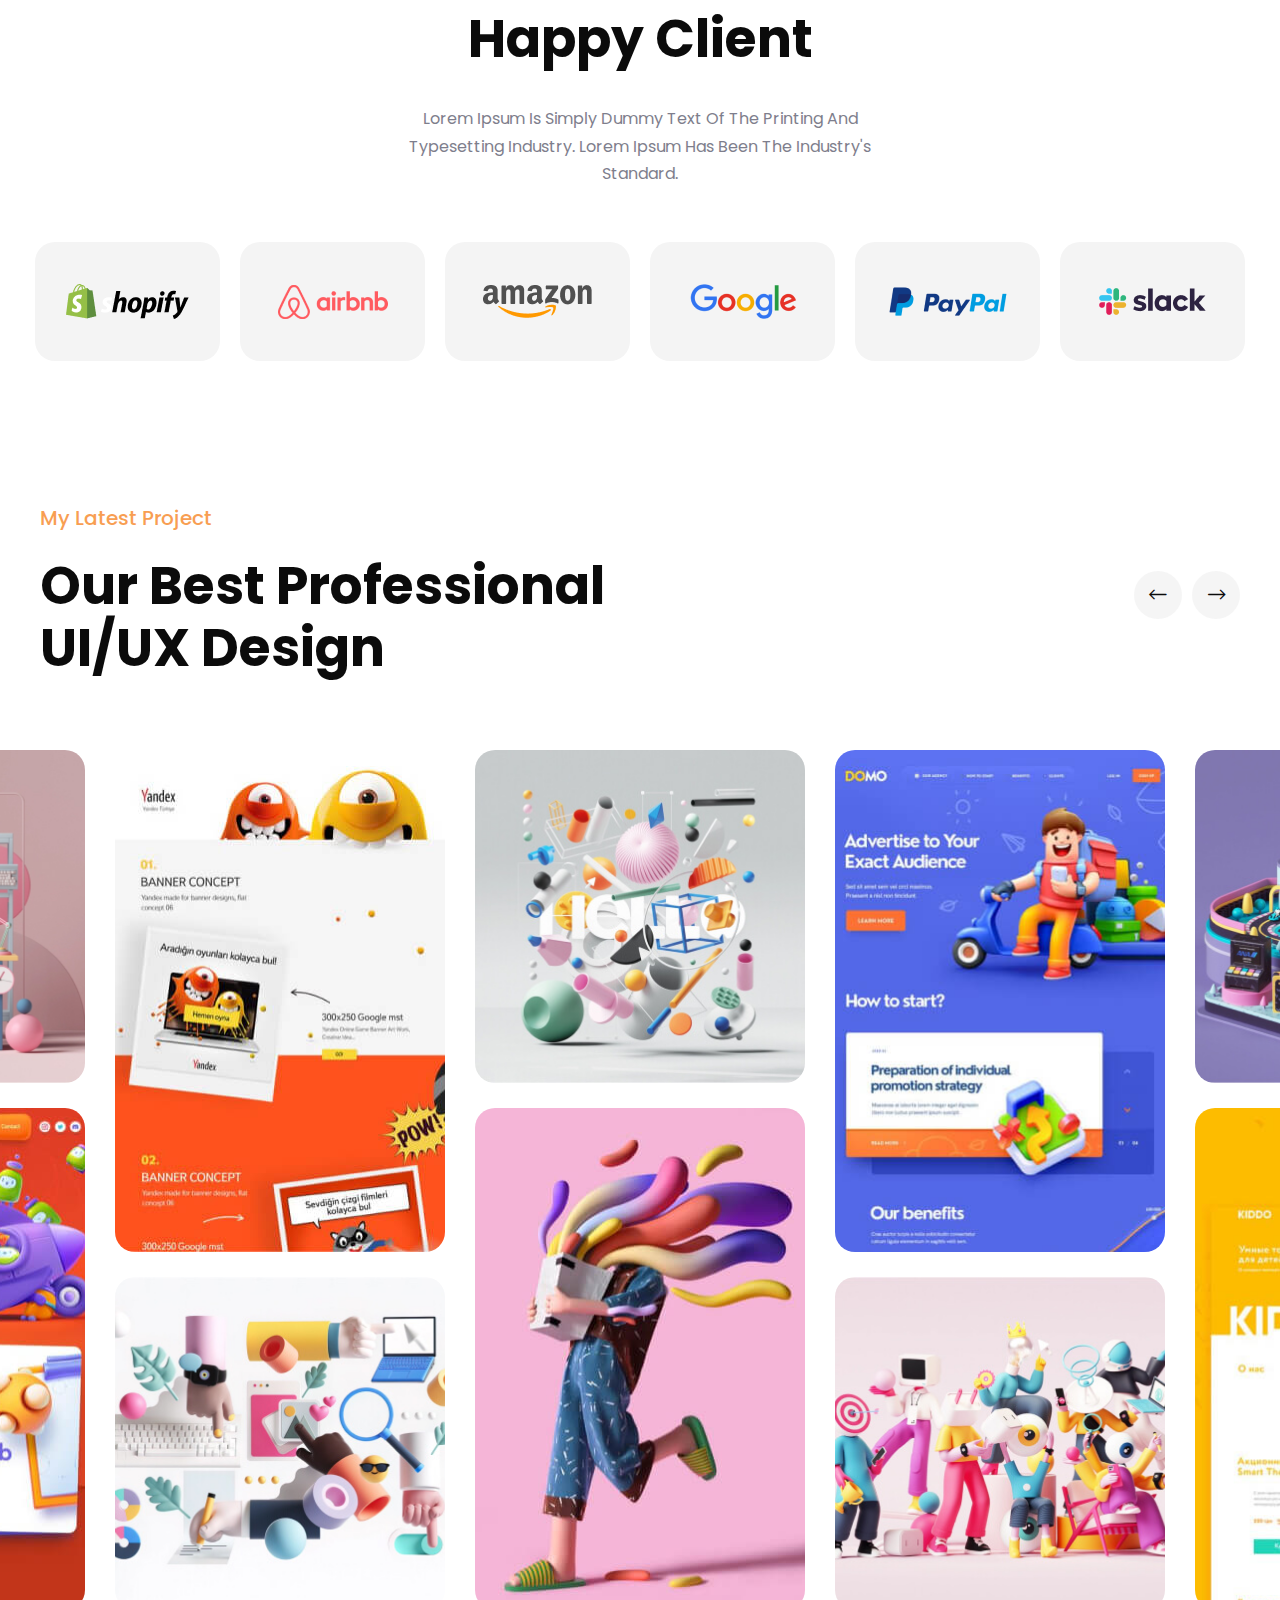
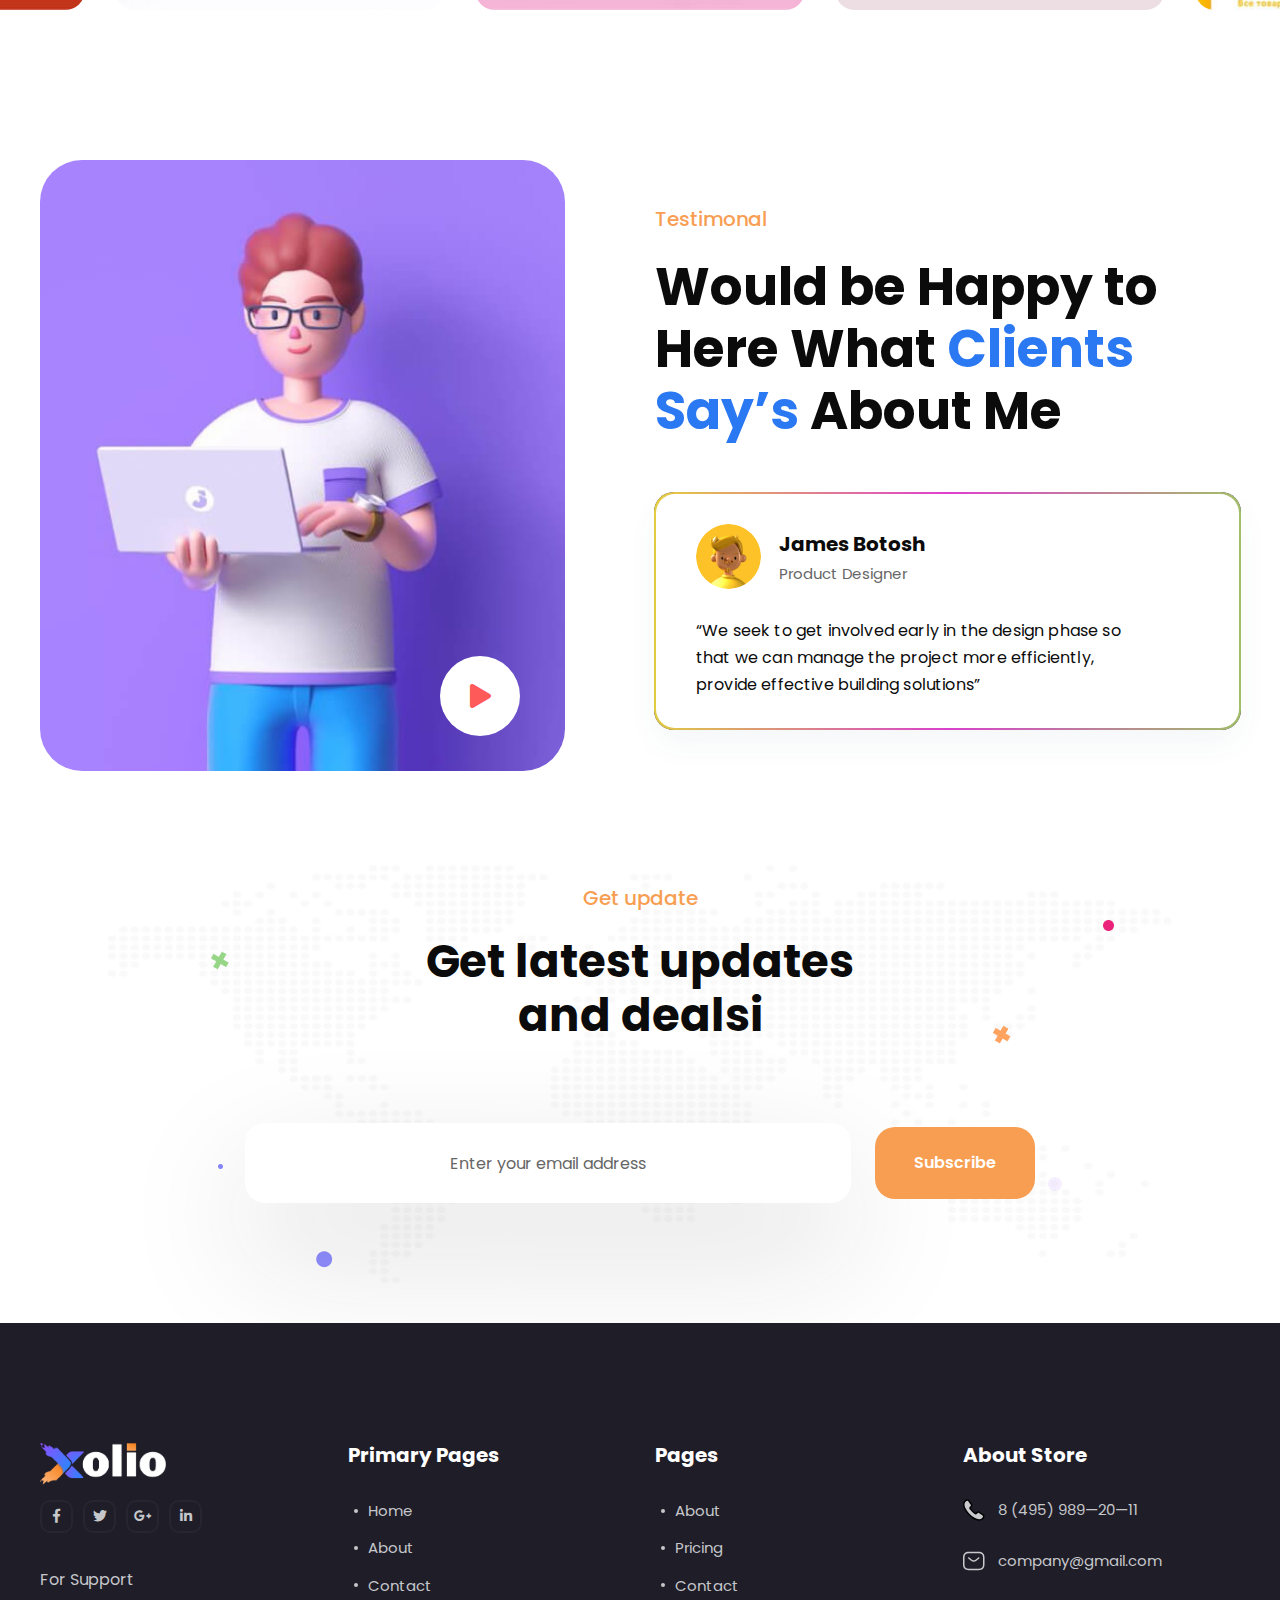
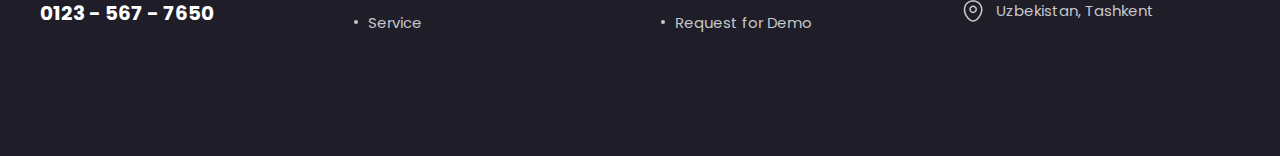
<file: team-details.html>
<!doctype html>
<html class="no-js" lang="en">
    <head>
        <meta charset="utf-8">
        <meta http-equiv="x-ua-compatible" content="ie=edge">
        <title>Xolio</title>
        <meta name="description" content="Xolio">
        <meta name="viewport" content="width=device-width, initial-scale=1">

		<link rel="shortcut icon" type="image/x-icon" href="assets/img/favicon.png">
        <!-- Place favicon.ico in the root directory -->

        <!-- CSS here -->
        <link rel="stylesheet" href="assets/css/bootstrap.min.css">
        <link rel="stylesheet" href="assets/css/animate.min.css">
        <link rel="stylesheet" href="assets/css/magnific-popup.css">
        <link rel="stylesheet" href="assets/css/fontawesome-all.min.css">
        <link rel="stylesheet" href="assets/css/swiper-bundle.min.css">
        <link rel="stylesheet" href="assets/css/odometer.css">
        <link rel="stylesheet" href="assets/css/slick.css">
        <link rel="stylesheet" href="assets/css/default.css">
        <link rel="stylesheet" href="assets/css/style.css">
        <link rel="stylesheet" href="assets/css/responsive.css">
    </head>
    <body>

        <!--Preloader-->
        <div id="preloader">
            <div id="loader" class="loader">
                <div class="loader-container">
                    <div class="loader-icon"><img src="assets/img/preloader.png" alt="Preloader"></div>
                </div>
            </div>
        </div>
        <!--Preloader-end -->

        <!-- Custom-cursor -->
        <div class="mouseCursor cursor-outer"></div>
        <div class="mouseCursor cursor-inner"><span>Drag</span></div>
        <!-- Custom-cursor-end -->

		<!-- Scroll-top -->
        <button class="scroll-top scroll-to-target" data-target="html">
            <i class="fas fa-angle-up"></i>
        </button>
        <!-- Scroll-top-end-->

        <!-- header-area -->
        <header>
            <div id="sticky-header" class="menu-area transparent-header">
                <div class="container">
                    <div class="row">
                        <div class="col-12">
                            <div class="mobile-nav-toggler"><i class="fas fa-bars"></i></div>
                            <div class="menu-wrap">
                                <nav class="menu-nav">
                                    <div class="logo">
                                        <a href="index.html"><img src="assets/img/logo/logo.png" alt="Logo"></a>
                                    </div>
                                    <div class="navbar-wrap main-menu d-none d-lg-flex">
                                        <ul class="navigation">
                                            <li class="menu-item-has-children"><a href="#">Home</a>
                                                <ul class="sub-menu">
                                                    <li><a href="index.html">Creative Agency</a></li>
                                                    <li><a href="index-2.html">Personal Portfolio</a></li>
                                                    <li><a href="index-3.html">Digital Agency</a></li>
                                                </ul>
                                            </li>
                                            <li><a href="about-us.html">About Us</a></li>
                                            <li class="active menu-item-has-children"><a href="#">pages</a>
                                                <ul class="sub-menu">
                                                    <li><a href="about-me.html">About Me</a></li>
                                                    <li><a href="team.html">Team Page</a></li>
                                                    <li class="active"><a href="team-details.html">Team Details</a></li>
                                                    <li><a href="project-details.html">Portfolio Details</a></li>
                                                    <li><a href="services-details.html">Services Details</a></li>
                                                    <li><a href="contact.html">Contact Us</a></li>
                                                </ul>
                                            </li>
                                            <li class="menu-item-has-children"><a href="#">News</a>
                                                <ul class="sub-menu">
                                                    <li><a href="blog.html">Our Blog</a></li>
                                                    <li><a href="blog-details.html">Blog Details</a></li>
                                                </ul>
                                            </li>
                                        </ul>
                                    </div>
                                    <div class="header-action">
                                        <ul class="list-wrap">
                                            <li class="header-btn"><a href="#!" class="btn">Contact <span></span></a></li>
                                        </ul>
                                    </div>
                                </nav>
                            </div>

                            <!-- Mobile Menu  -->
                            <div class="mobile-menu">
                                <nav class="menu-box">
                                    <div class="close-btn"><i class="fas fa-times"></i></div>
                                    <div class="nav-logo">
                                        <a href="index.html"><img src="assets/img/logo/logo.png" alt="Logo"></a>
                                    </div>
                                    <div class="menu-outer">
                                        <!--Here Menu Will Come Automatically Via Javascript / Same Menu as in Header-->
                                    </div>
                                    <div class="social-links">
                                        <ul class="clearfix list-wrap">
                                            <li><a href="#"><i class="fab fa-facebook-f"></i></a></li>
                                            <li><a href="#"><i class="fab fa-twitter"></i></a></li>
                                            <li><a href="#"><i class="fab fa-instagram"></i></a></li>
                                            <li><a href="#"><i class="fab fa-linkedin-in"></i></a></li>
                                            <li><a href="#"><i class="fab fa-youtube"></i></a></li>
                                        </ul>
                                    </div>
                                </nav>
                            </div>
                            <div class="menu-backdrop"></div>
                            <!-- End Mobile Menu -->

                        </div>
                    </div>
                </div>

                <!-- header-contact -->
                <div class="header-contact-wrap">
                    <div class="container">
                        <div class="row">
                            <div class="col-lg-8">
                                <div class="left-side-content">
                                    <h3 class="title">Contact</h3>
                                    <div class="row">
                                        <div class="col-xl-4 col-lg-5 col-md-6">
                                            <div class="contact-info-list">
                                                <ul class="list-wrap">
                                                    <li>
                                                        <div class="icon">
                                                            <svg viewBox="0 0 22 20" fill="none" xmlns="http://www.w3.org/2000/svg">
                                                                <path fill-rule="evenodd" clip-rule="evenodd"
                                                                    d="M1.5 6.5C1.5 4.89295 1.95538 3.86848 2.63534 3.2371C3.32535 2.59637 4.36497 2.25 5.75 2.25H15.75C17.135 2.25 18.1746 2.59637 18.8647 3.2371C19.5446 3.86848 20 4.89295 20 6.5V13.5C20 15.107 19.5446 16.1315 18.8647 16.7629C18.1746 17.4036 17.135 17.75 15.75 17.75H5.75C4.36497 17.75 3.32535 17.4036 2.63534 16.7629C1.95538 16.1315 1.5 15.107 1.5 13.5V6.5ZM5.75 0.75C4.13503 0.75 2.67465 1.15363 1.61466 2.1379C0.544615 3.13152 0 4.60705 0 6.5V13.5C0 15.393 0.544615 16.8685 1.61466 17.8621C2.67465 18.8464 4.13503 19.25 5.75 19.25H15.75C17.365 19.25 18.8254 18.8464 19.8853 17.8621C20.9554 16.8685 21.5 15.393 21.5 13.5V6.5C21.5 4.60705 20.9554 3.13152 19.8853 2.1379C18.8254 1.15363 17.365 0.75 15.75 0.75H5.75ZM16.2181 7.58602C16.5417 7.32751 16.5945 6.85558 16.336 6.53194C16.0775 6.20829 15.6056 6.15548 15.2819 6.41398L12.1529 8.91324L12.1525 8.91352C11.3961 9.51536 10.0946 9.51549 9.33799 8.91393L6.21898 6.41471C5.89574 6.1557 5.42373 6.20778 5.16471 6.53102C4.9057 6.85426 4.95778 7.32627 5.28102 7.58529L8.40101 10.0853L8.40286 10.0868C9.70626 11.1244 11.7837 11.1244 13.0871 10.0868L13.0881 10.086L16.2181 7.58602Z" />
                                                            </svg>
                                                        </div>
                                                        <div class="content">
                                                            <a href="mailto:company@gmail.com">company@gmail.com</a>
                                                        </div>
                                                    </li>
                                                    <li>
                                                        <div class="icon">
                                                            <svg viewBox="0 0 20 22" fill="none" xmlns="http://www.w3.org/2000/svg">
                                                                <path fill-rule="evenodd" clip-rule="evenodd"
                                                                    d="M2.48199 7.65591C3.37522 3.73032 6.71708 1.74769 10.1338 1.75C13.5508 1.75231 16.8905 3.73971 17.7791 7.66556L17.7791 7.6656C18.8362 12.3354 15.943 16.3756 13.2111 18.999L13.2097 19.0004C11.4913 20.659 8.77127 20.661 7.04076 18.9997C4.31866 16.3762 1.42493 12.3261 2.48199 7.65591ZM10.1348 0.250002C14.1154 0.252693 18.1706 2.60029 19.2421 7.33441C20.4848 12.8239 17.0589 17.3834 14.251 20.08C11.9497 22.3008 8.31046 22.2989 6.00106 20.0809L6.00012 20.08C3.20236 17.3836 -0.22362 12.8139 1.01908 7.32441L1.01926 7.32364C2.09618 2.58953 6.1542 0.247312 10.1348 0.250002ZM7.76166 9.30994C7.76166 8.00103 8.82274 6.93994 10.1317 6.93994C11.4406 6.93994 12.5017 8.00103 12.5017 9.30994C12.5017 10.6189 11.4406 11.6799 10.1317 11.6799C8.82274 11.6799 7.76166 10.6189 7.76166 9.30994ZM10.1317 5.43994C7.99432 5.43994 6.26166 7.1726 6.26166 9.30994C6.26166 11.4473 7.99432 13.1799 10.1317 13.1799C12.269 13.1799 14.0017 11.4473 14.0017 9.30994C14.0017 7.1726 12.269 5.43994 10.1317 5.43994Z" />
                                                            </svg>
                                                        </div>
                                                        <div class="content">
                                                            <span>Ranelagh Place, Liverpool, L3 5UL, England</span>
                                                        </div>
                                                    </li>
                                                    <li>
                                                        <div class="icon">
                                                            <svg viewBox="0 0 22 22" fill="none" xmlns="http://www.w3.org/2000/svg">
                                                                <path fill-rule="evenodd" clip-rule="evenodd"
                                                                    d="M1.5 11C1.5 5.89421 5.64421 1.75 10.75 1.75C15.8558 1.75 20 5.89421 20 11C20 16.1058 15.8558 20.25 10.75 20.25C5.64421 20.25 1.5 16.1058 1.5 11ZM10.75 0.25C4.81579 0.25 0 5.06579 0 11C0 16.9342 4.81579 21.75 10.75 21.75C16.6842 21.75 21.5 16.9342 21.5 11C21.5 5.06579 16.6842 0.25 10.75 0.25ZM11.1289 6.50977C11.1289 6.09555 10.7931 5.75977 10.3789 5.75977C9.96469 5.75977 9.62891 6.09555 9.62891 6.50977V10.6098C9.62891 11.0862 9.79027 11.5637 10.0149 11.9576C10.2393 12.3511 10.5673 12.7322 10.9755 12.9744L10.9766 12.975L14.0746 14.8238C14.4303 15.0361 14.8907 14.9198 15.1029 14.5641C15.3152 14.2084 15.1989 13.748 14.8432 13.5357L11.7433 11.6857L11.7413 11.6845C11.6099 11.6067 11.4483 11.4431 11.3179 11.2145C11.1875 10.9859 11.1289 10.7633 11.1289 10.6098V6.50977Z" />
                                                            </svg>
                                                        </div>
                                                        <div class="content">
                                                            <span>7 Days a week <br> from 10-00 am to 6-00 pm</span>
                                                        </div>
                                                    </li>
                                                </ul>
                                                <div class="lats-chat">
                                                    <a href="contact.html">Lat’s Chat</a>
                                                </div>
                                            </div>
                                        </div>
                                        <div class="col-xl-8 col-lg-7 col-md-6">
                                            <div class="our-best-project">
                                                <div class="content">
                                                    <h4 class="title">One of Our <span>Best Ongoing</span> Projects</h4>
                                                    <a href="project-details.html" class="btn">Details <span></span></a>
                                                </div>
                                                <div class="thumb">
                                                    <img src="assets/img/images/our_project_img.png" alt="">
                                                </div>
                                            </div>
                                        </div>
                                    </div>
                                </div>
                            </div>
                            <div class="col-lg-4">
                                <div class="customer-support-wrap">
                                    <h4 class="title">Customer Support</h4>
                                    <div class="customer-support-content">
                                        <div class="content-top">
                                            <img src="assets/img/images/support_img.png" alt="">
                                            <h4 class="title">Need Help Choosing a Plan?</h4>
                                        </div>
                                        <p>We offer solutions for businesses of all sizes. For questions about our plans and products,,
                                            contact our team of experts. <a href="contact.html">Get in touch</a></p>
                                    </div>
                                    <div class="content-bottom">
                                        <a href="contact.html">Support</a>
                                        <a href="contact.html">Documentation</a>
                                    </div>
                                </div>
                            </div>
                        </div>
                    </div>
                </div>
                <div class="body-contact-overlay"></div>
                <!-- header-contact-end -->
            </div>
        </header>
        <!-- header-area-end -->



        <!-- main-area -->
        <main>

            <!-- breadcrumb-area -->
            <section class="breadcrumb-area about-me-breadcrumb pt-175 pb-110">
                <div class="container">
                    <div class="row">
                        <div class="col-12">
                            <div class="breadcrumb-content">
                                <h2 class="title">Team Details</h2>
                                <nav aria-label="breadcrumb">
                                    <ol class="breadcrumb">
                                        <li class="breadcrumb-item"><a href="index.html">Home</a></li>
                                        <li class="breadcrumb-item active" aria-current="page">Team Details</li>
                                    </ol>
                                </nav>
                            </div>
                        </div>
                    </div>
                </div>
                <div class="breadcrumb-shape-wrap">
                    <img src="assets/img/images/breadcrumb_shape01.png" alt="">
                    <img src="assets/img/images/breadcrumb_shape02.png" alt="">
                </div>
            </section>
            <!-- breadcrumb-area-end -->

            <!-- developr-area -->
            <section class="developr-area-two pb-120">
                <div class="container">
                    <div class="row align-items-center justify-content-center">
                        <div class="col-lg-6 col-md-9 order-0 order-lg-2">
                            <div class="developr-img">
                                <img src="assets/img/images/developer_img.png" alt="">
                                <div class="work-experience-wrap">
                                    <h2 class="count"><span class="odometer" data-count="18"></span>+</h2>
                                    <p>Years Of Experience</p>
                                </div>
                                <div class="project-completed-wrap">
                                    <h2 class="count"><span class="odometer" data-count="5"></span>K+</h2>
                                    <p>Have Faithfully Completed Projects Till Date</p>
                                </div>
                            </div>
                        </div>
                        <div class="col-lg-6">
                            <div class="developr-content-two">
                                <div class="section-title title-style-two mb-20">
                                    <span class="sub-title">What We Do</span>
                                    <h2 class="title">We design and develop web and mobile applications for our clients worldwide</h2>
                                </div>
                                <p>Lorem ipsum dolor sit amet, sed nulla ante amet, elementum tincidunt arcu sed laoreet, natoque ac eget imperdiet. Ac scelerisque nibh dolores consectetuer,</p>
                                <div class="developr-social">
                                    <ul class="list-wrap">
                                        <li><a href="#"><i class="fab fa-twitter"></i></a></li>
                                        <li><a href="#"><i class="fab fa-facebook-square"></i></a></li>
                                        <li><a href="#"><i class="fab fa-instagram"></i></a></li>
                                        <li><a href="#"><i class="fab fa-pinterest-p"></i></a></li>
                                        <li><a href="#"><i class="fab fa-vimeo-v"></i></a></li>
                                    </ul>
                                </div>
                            </div>
                        </div>
                    </div>
                </div>
            </section>
            <!-- developr-area-end -->

            <!-- tools-area -->
            <section class="tools-area">
                <div class="container">
                    <div class="row justify-content-center">
                        <div class="col-lg-6">
                            <div class="section-title title-style-two white-title text-center mb-50">
                                <span class="sub-title">My Tools</span>
                                <h2 class="title">What Tools I Use</h2>
                            </div>
                        </div>
                    </div>
                    <div class="tools-item-wrap">
                        <div class="row justify-content-center">
                            <div class="col-xl-3 col-lg-4 col-md-6 col-sm-8">
                                <div class="tools-item">
                                    <div class="tools-icon">
                                        <img src="assets/img/icon/tools_icon01.png" alt="">
                                    </div>
                                    <div class="tools-content">
                                        <h3 class="title">Photoshop</h3>
                                        <p>Lorem Ipsum is simply dummy text of the printing and typesetting industry.</p>
                                    </div>
                                </div>
                            </div>
                            <div class="col-xl-3 col-lg-4 col-md-6 col-sm-8">
                                <div class="tools-item">
                                    <div class="tools-icon">
                                        <img src="assets/img/icon/tools_icon02.png" alt="">
                                    </div>
                                    <div class="tools-content">
                                        <h3 class="title">Illustrator</h3>
                                        <p>Lorem Ipsum is simply dummy text of the printing and typesetting industry.</p>
                                    </div>
                                </div>
                            </div>
                            <div class="col-xl-3 col-lg-4 col-md-6 col-sm-8">
                                <div class="tools-item">
                                    <div class="tools-icon">
                                        <img src="assets/img/icon/tools_icon03.png" alt="">
                                    </div>
                                    <div class="tools-content">
                                        <h3 class="title">Figma</h3>
                                        <p>Lorem Ipsum is simply dummy text of the printing and typesetting industry.</p>
                                    </div>
                                </div>
                            </div>
                            <div class="col-xl-3 col-lg-4 col-md-6 col-sm-8">
                                <div class="tools-item">
                                    <div class="tools-icon">
                                        <img src="assets/img/icon/tools_icon04.png" alt="">
                                    </div>
                                    <div class="tools-content">
                                        <h3 class="title">Sketch</h3>
                                        <p>Lorem Ipsum is simply dummy text of the printing and typesetting industry.</p>
                                    </div>
                                </div>
                            </div>
                            <div class="col-xl-3 col-lg-4 col-md-6 col-sm-8">
                                <div class="tools-item">
                                    <div class="tools-icon">
                                        <img src="assets/img/icon/tools_icon05.png" alt="">
                                    </div>
                                    <div class="tools-content">
                                        <h3 class="title">Premiere Pro</h3>
                                        <p>Lorem Ipsum is simply dummy text of the printing and typesetting industry.</p>
                                    </div>
                                </div>
                            </div>
                            <div class="col-xl-3 col-lg-4 col-md-6 col-sm-8">
                                <div class="tools-item">
                                    <div class="tools-icon">
                                        <img src="assets/img/icon/tools_icon06.png" alt="">
                                    </div>
                                    <div class="tools-content">
                                        <h3 class="title">After Effects</h3>
                                        <p>Lorem Ipsum is simply dummy text of the printing and typesetting industry.</p>
                                    </div>
                                </div>
                            </div>
                            <div class="col-xl-3 col-lg-4 col-md-6 col-sm-8">
                                <div class="tools-item">
                                    <div class="tools-icon">
                                        <img src="assets/img/icon/tools_icon07.png" alt="">
                                    </div>
                                    <div class="tools-content">
                                        <h3 class="title">HTML 5</h3>
                                        <p>Lorem Ipsum is simply dummy text of the printing and typesetting industry.</p>
                                    </div>
                                </div>
                            </div>
                            <div class="col-xl-3 col-lg-4 col-md-6 col-sm-8">
                                <div class="tools-item">
                                    <div class="tools-icon">
                                        <img src="assets/img/icon/tools_icon08.png" alt="">
                                    </div>
                                    <div class="tools-content">
                                        <h3 class="title">Blender</h3>
                                        <p>Lorem Ipsum is simply dummy text of the printing and typesetting industry.</p>
                                    </div>
                                </div>
                            </div>
                        </div>
                    </div>
                </div>
            </section>
            <!-- tools-area-end -->

            <!-- faq-area -->
            <section class="faq-area pt-120">
                <div class="container">
                    <div class="row align-items-center">
                        <div class="col-lg-6">
                            <div class="faq-img">
                                <img src="assets/img/images/faq_img.png" alt="">
                                <img src="assets/img/images/faq_img02.png" alt="">
                            </div>
                            <div class="faq-content">
                                <div class="section-title title-style-two mb-20">
                                    <h2 class="title">All Your Questions <br> Are Here</h2>
                                </div>
                                <h3 class="title-two">& Knock Me Directly to Know More</h3>
                                <p>Lorem ipsum dolor sit amet, sed nulla ante amet, elementum tincidunt arcu sed laoreet, natoque ac eget imperdiet. Ac scelerisque nibh dolores consectetuer,</p>
                            </div>
                        </div>
                        <div class="col-lg-6">
                            <div class="accordion faq-wrap" id="accordionExample">
                                <div class="accordion-item">
                                    <h2 class="accordion-header" id="headingOne">
                                        <button class="accordion-button" type="button" data-bs-toggle="collapse" data-bs-target="#collapseOne"
                                            aria-expanded="true" aria-controls="collapseOne">
                                            What's the difference between Pro and Free?
                                        </button>
                                    </h2>
                                    <div id="collapseOne" class="accordion-collapse collapse show" aria-labelledby="headingOne"
                                        data-bs-parent="#accordionExample">
                                        <div class="accordion-body">
                                            <p>Lorem ipsum dolor sit amet, sed nulla ante amet, elementum tincidunt arcu sed laoreet, natoque ac eget imperdiet. Ac scelerisque nibh dolores consectetuer,</p>
                                        </div>
                                    </div>
                                </div>
                                <div class="accordion-item">
                                    <h2 class="accordion-header" id="headingTwo">
                                        <button class="accordion-button collapsed" type="button" data-bs-toggle="collapse"
                                            data-bs-target="#collapseTwo" aria-expanded="false" aria-controls="collapseTwo">
                                            What's the difference between Pro and Free?
                                        </button>
                                    </h2>
                                    <div id="collapseTwo" class="accordion-collapse collapse" aria-labelledby="headingTwo"
                                        data-bs-parent="#accordionExample">
                                        <div class="accordion-body">
                                            <p>Lorem ipsum dolor sit amet, sed nulla ante amet, elementum tincidunt arcu sed laoreet, natoque ac eget imperdiet. Ac scelerisque nibh dolores consectetuer,</p>
                                        </div>
                                    </div>
                                </div>
                                <div class="accordion-item">
                                    <h2 class="accordion-header" id="headingThree">
                                        <button class="accordion-button collapsed" type="button" data-bs-toggle="collapse"
                                            data-bs-target="#collapseThree" aria-expanded="false" aria-controls="collapseThree">
                                            What's the difference between Pro and Free?
                                        </button>
                                    </h2>
                                    <div id="collapseThree" class="accordion-collapse collapse" aria-labelledby="headingThree"
                                        data-bs-parent="#accordionExample">
                                        <div class="accordion-body">
                                            <p>Lorem ipsum dolor sit amet, sed nulla ante amet, elementum tincidunt arcu sed laoreet, natoque ac eget imperdiet. Ac scelerisque nibh dolores consectetuer,</p>
                                        </div>
                                    </div>
                                </div>
                                <div class="accordion-item">
                                    <h2 class="accordion-header" id="headingFour">
                                        <button class="accordion-button collapsed" type="button" data-bs-toggle="collapse"
                                            data-bs-target="#collapseFour" aria-expanded="false" aria-controls="collapseFour">
                                            What's the difference between Pro and Free?
                                        </button>
                                    </h2>
                                    <div id="collapseFour" class="accordion-collapse collapse" aria-labelledby="headingFour"
                                        data-bs-parent="#accordionExample">
                                        <div class="accordion-body">
                                            <p>Lorem ipsum dolor sit amet, sed nulla ante amet, elementum tincidunt arcu sed laoreet, natoque ac eget imperdiet. Ac scelerisque nibh dolores consectetuer,</p>
                                        </div>
                                    </div>
                                </div>
                            </div>
                        </div>
                    </div>
                </div>
                <div class="faq-shape-wrap">
                    <img src="assets/img/images/faq_shape.png" alt="">
                </div>
            </section>
            <!-- faq-area-end -->

            <!-- client-area -->
            <section class="client-area pt-120">
                <div class="container">
                    <div class="row justify-content-center">
                        <div class="col-xl-6 col-lg-8">
                            <div class="section-title title-style-two text-center mb-55">
                                <span class="sub-title">My Clients</span>
                                <h2 class="title">I Work With Over 175+ Happy Client</h2>
                                <p>Lorem Ipsum is simply dummy text of the printing and typesetting industry. Lorem Ipsum has been the industry's standard.</p>
                            </div>
                        </div>
                    </div>
                    <div class="row brand-active">
                        <div class="col-12">
                            <div class="brand-item">
                                <img src="assets/img/brand/h3_brand_img01.png" alt="">
                            </div>
                        </div>
                        <div class="col-12">
                            <div class="brand-item">
                                <img src="assets/img/brand/h3_brand_img02.png" alt="">
                            </div>
                        </div>
                        <div class="col-12">
                            <div class="brand-item">
                                <img src="assets/img/brand/h3_brand_img03.png" alt="">
                            </div>
                        </div>
                        <div class="col-12">
                            <div class="brand-item">
                                <img src="assets/img/brand/h3_brand_img04.png" alt="">
                            </div>
                        </div>
                        <div class="col-12">
                            <div class="brand-item">
                                <img src="assets/img/brand/h3_brand_img05.png" alt="">
                            </div>
                        </div>
                        <div class="col-12">
                            <div class="brand-item">
                                <img src="assets/img/brand/h3_brand_img06.png" alt="">
                            </div>
                        </div>
                    </div>
                </div>
            </section>
            <!-- client-area-end -->

            <!-- project-area -->
            <section class="inner-projcet-area-two pt-140 pb-125">
                <div class="container">
                    <div class="row align-items-center">
                        <div class="col-md-8">
                            <div class="section-title title-style-two mb-70">
                                <span class="sub-title">My Latest Project</span>
                                <h2 class="title">Our Best Professional <br> UI/UX Design</h2>
                            </div>
                        </div>
                        <div class="col-md-4">
                            <div class="inner-project-nav"></div>
                        </div>
                    </div>
                </div>
                <div class="container-fulid p-0">
                    <div class="inner-projcet-wrap-two">
                        <div class="row g-0 inner-project-active">
                            <div class="col-lg-4">
                                <div class="inner-project-item horizoital-item">
                                    <div class="inner-project-thumb">
                                        <a href="project-details.html"><img src="assets/img/project/inner_two_project01.jpg" alt=""></a>
                                    </div>
                                    <div class="inner-project-content">
                                        <h3 class="title"><a href="project-details.html">Motion Design</a></h3>
                                        <p>Lorem Ipsum is simply</p>
                                    </div>
                                </div>
                                <div class="inner-project-item vertical-item">
                                    <div class="inner-project-thumb">
                                        <a href="project-details.html"><img src="assets/img/project/inner_two_project02.jpg" alt=""></a>
                                    </div>
                                    <div class="inner-project-content">
                                        <h3 class="title"><a href="project-details.html">Motion Design</a></h3>
                                        <p>Lorem Ipsum is simply</p>
                                    </div>
                                </div>
                            </div>
                            <div class="col-lg-4">
                                <div class="inner-project-item horizoital-item">
                                    <div class="inner-project-thumb">
                                        <a href="project-details.html"><img src="assets/img/project/inner_two_project04.jpg" alt=""></a>
                                    </div>
                                    <div class="inner-project-content">
                                        <h3 class="title"><a href="project-details.html">Motion Design</a></h3>
                                        <p>Lorem Ipsum is simply</p>
                                    </div>
                                </div>
                                <div class="inner-project-item vertical-item">
                                    <div class="inner-project-thumb">
                                        <a href="project-details.html"><img src="assets/img/project/inner_two_project03.jpg" alt=""></a>
                                    </div>
                                    <div class="inner-project-content">
                                        <h3 class="title"><a href="project-details.html">Motion Design</a></h3>
                                        <p>Lorem Ipsum is simply</p>
                                    </div>
                                </div>
                            </div>
                            <div class="col-lg-4">
                                <div class="inner-project-item horizoital-item">
                                    <div class="inner-project-thumb">
                                        <a href="project-details.html"><img src="assets/img/project/inner_two_project05.jpg" alt=""></a>
                                    </div>
                                    <div class="inner-project-content">
                                        <h3 class="title"><a href="project-details.html">Motion Design</a></h3>
                                        <p>Lorem Ipsum is simply</p>
                                    </div>
                                </div>
                                <div class="inner-project-item vertical-item">
                                    <div class="inner-project-thumb">
                                        <a href="project-details.html"><img src="assets/img/project/inner_two_project06.jpg" alt=""></a>
                                    </div>
                                    <div class="inner-project-content">
                                        <h3 class="title"><a href="project-details.html">Motion Design</a></h3>
                                        <p>Lorem Ipsum is simply</p>
                                    </div>
                                </div>
                            </div>
                            <div class="col-lg-4">
                                <div class="inner-project-item horizoital-item">
                                    <div class="inner-project-thumb">
                                        <a href="project-details.html"><img src="assets/img/project/inner_two_project08.jpg" alt=""></a>
                                    </div>
                                    <div class="inner-project-content">
                                        <h3 class="title"><a href="project-details.html">Motion Design</a></h3>
                                        <p>Lorem Ipsum is simply</p>
                                    </div>
                                </div>
                                <div class="inner-project-item vertical-item">
                                    <div class="inner-project-thumb">
                                        <a href="project-details.html"><img src="assets/img/project/inner_two_project07.jpg" alt=""></a>
                                    </div>
                                    <div class="inner-project-content">
                                        <h3 class="title"><a href="project-details.html">Motion Design</a></h3>
                                        <p>Lorem Ipsum is simply</p>
                                    </div>
                                </div>
                            </div>
                            <div class="col-lg-4">
                                <div class="inner-project-item horizoital-item">
                                    <div class="inner-project-thumb">
                                        <a href="project-details.html"><img src="assets/img/project/inner_two_project09.jpg" alt=""></a>
                                    </div>
                                    <div class="inner-project-content">
                                        <h3 class="title"><a href="project-details.html">Motion Design</a></h3>
                                        <p>Lorem Ipsum is simply</p>
                                    </div>
                                </div>
                                <div class="inner-project-item vertical-item">
                                    <div class="inner-project-thumb">
                                        <a href="project-details.html"><img src="assets/img/project/inner_two_project10.jpg" alt=""></a>
                                    </div>
                                    <div class="inner-project-content">
                                        <h3 class="title"><a href="project-details.html">Motion Design</a></h3>
                                        <p>Lorem Ipsum is simply</p>
                                    </div>
                                </div>
                            </div>
                            <div class="col-lg-4">
                                <div class="inner-project-item horizoital-item">
                                    <div class="inner-project-thumb">
                                        <a href="project-details.html"><img src="assets/img/project/inner_two_project08.jpg" alt=""></a>
                                    </div>
                                    <div class="inner-project-content">
                                        <h3 class="title"><a href="project-details.html">Motion Design</a></h3>
                                        <p>Lorem Ipsum is simply</p>
                                    </div>
                                </div>
                                <div class="inner-project-item vertical-item">
                                    <div class="inner-project-thumb">
                                        <a href="project-details.html"><img src="assets/img/project/inner_two_project07.jpg" alt=""></a>
                                    </div>
                                    <div class="inner-project-content">
                                        <h3 class="title"><a href="project-details.html">Motion Design</a></h3>
                                        <p>Lorem Ipsum is simply</p>
                                    </div>
                                </div>
                            </div>
                        </div>
                    </div>
                </div>
            </section>
            <!-- project-area-end -->

            <!-- testimonial-area -->
            <section class="testimonial-area-six">
                <div class="container">
                    <div class="row align-items-center justify-content-center">
                        <div class="col-lg-6 col-md-9">
                            <div class="testimonial-img">
                                <img src="assets/img/images/testimonial_img.jpg" alt="">
                                <a href="https://www.youtube.com/watch?v=bixR-KIJKYM" class="play-btn popup-video"><i class="fas fa-play"></i></a>
                            </div>
                        </div>
                        <div class="col-lg-6">
                            <div class="testimonial-content">
                                <div class="section-title title-style-two mb-50">
                                    <span class="sub-title">Testimonal</span>
                                    <h2 class="title">Would be Happy to Here What <span>Clients</span> <span>Say’s</span> About Me</h2>
                                </div>
                                <div class="testimonial-item-five">
                                    <div class="testimonial-info">
                                        <div class="thumb">
                                            <img src="assets/img/images/testimonial_avatar01.png" alt="">
                                        </div>
                                        <div class="content">
                                            <h2 class="title">James Botosh</h2>
                                            <p>Product Designer</p>
                                        </div>
                                    </div>
                                    <div class="testimonial-content-five">
                                        <p>“We seek to get involved early in the design phase so that we can manage the project more efficiently, provide effective building solutions”</p>
                                    </div>
                                </div>
                            </div>
                        </div>
                    </div>
                </div>
            </section>
            <!-- testimonial-area-end -->

            <!-- newsletter-area -->
            <section class="newsletter-area pt-110 pb-120">
                <div class="container">
                    <div class="row justify-content-center">
                        <div class="col-lg-6">
                            <div class="section-title text-center mb-80">
                                <span class="sub-title">Get update</span>
                                <h2 class="title">Get latest updates <br> and dealsi</h2>
                            </div>
                        </div>
                    </div>
                    <div class="row justify-content-center">
                        <div class="col-lg-8">
                            <div class="newsletter-form">
                                <form action="#">
                                    <input type="email" placeholder="Enter your email address">
                                    <button type="submit" class="btn">Subscribe <span></span></button>
                                </form>
                            </div>
                        </div>
                    </div>
                </div>
                <div class="newsletter-shape-wrap">
                    <img src="assets/img/images/newsletter_bg_shape.png" alt="" class="bg-shape">
                    <img src="assets/img/images/newsletter_shape01.png" alt="" class="shape-one">
                    <img src="assets/img/images/newsletter_shape02.png" alt="" class="shape-two">
                    <img src="assets/img/images/newsletter_shape03.png" alt="" class="shape-three">
                    <img src="assets/img/images/newsletter_shape04.png" alt="" class="shape-four">
                    <img src="assets/img/images/newsletter_shape05.png" alt="" class="shape-five">
                    <img src="assets/img/images/newsletter_shape06.png" alt="" class="shape-six">
                </div>
            </section>
            <!-- newsletter-area-end -->


        </main>
        <!-- main-area-end -->

        <!-- footer-area -->
        <footer>
            <div class="footer-area">
                <div class="footer-top">
                    <div class="container">
                        <div class="row">
                            <div class="col-lg-3 col-sm-6">
                                <div class="footer-widget">
                                    <div class="logo">
                                        <a href="index.html"><img src="assets/img/logo/w_logo.png" alt=""></a>
                                    </div>
                                    <div class="footer-social">
                                        <ul class="list-wrap">
                                            <li><a href="#"><i class="fab fa-facebook-f"></i></a></li>
                                            <li class="active"><a href="#"><i class="fab fa-twitter"></i></a></li>
                                            <li><a href="#"><i class="fab fa-google-plus-g"></i></a></li>
                                            <li><a href="#"><i class="fab fa-linkedin-in"></i></a></li>
                                        </ul>
                                    </div>
                                    <div class="footer-contact">
                                        <span>For Support</span>
                                        <h2 class="title"><a href="tel:0123456789">0123 - 567 - 7650</a></h2>
                                    </div>
                                </div>
                            </div>
                            <div class="col-lg-3 col-sm-6">
                                <div class="footer-widget">
                                    <h4 class="fw-title">Primary Pages</h4>
                                    <div class="fw-link">
                                        <ul class="list-wrap">
                                            <li><a href="index.html">Home</a></li>
                                            <li><a href="about-us.html">About</a></li>
                                            <li><a href="contact.html">Contact</a></li>
                                            <li><a href="services-details.html">Service</a></li>
                                        </ul>
                                    </div>
                                </div>
                            </div>
                            <div class="col-lg-3 col-sm-6">
                                <div class="footer-widget">
                                    <h4 class="fw-title">Pages</h4>
                                    <div class="fw-link">
                                        <ul class="list-wrap">
                                            <li><a href="about-us.html">About</a></li>
                                            <li><a href="contact.html">Pricing</a></li>
                                            <li><a href="contact.html">Contact</a></li>
                                            <li><a href="contact.html">Request for Demo</a></li>
                                        </ul>
                                    </div>
                                </div>
                            </div>
                            <div class="col-lg-3 col-sm-6">
                                <div class="footer-widget">
                                    <h4 class="fw-title">About Store</h4>
                                    <div class="footer-about">
                                        <ul class="list-wrap">
                                            <li><img src="assets/img/icon/phone_icon.svg" alt=""><a href="tel:0123456789">8 (495) 989—20—11</a></li>
                                            <li><img src="assets/img/icon/mail_icon.svg" alt=""><a href="mailto:company@gmail.com">company@gmail.com</a></li>
                                            <li><img src="assets/img/icon/loction_icon.svg" alt=""><span> Uzbekistan, Tashkent</span></li>
                                        </ul>
                                    </div>
                                </div>
                            </div>
                        </div>
                    </div>
                </div>
            </div>
        </footer>
        <!-- footer-area-end -->



        <!-- JS here -->
        <script src="assets/js/vendor/jquery-3.6.0.min.js"></script>
        <script src="assets/js/bootstrap.min.js"></script>
        <script src="assets/js/isotope.pkgd.min.js"></script>
        <script src="assets/js/imagesloaded.pkgd.min.js"></script>
        <script src="assets/js/jquery.magnific-popup.min.js"></script>
        <script src="assets/js/jquery.odometer.min.js"></script>
        <script src="assets/js/swiper-bundle.min.js"></script>
        <script src="assets/js/jquery.appear.js"></script>
        <script src="assets/js/slick.min.js"></script>
        <script src="assets/js/ajax-form.js"></script>
        <script src="assets/js/parallax.min.js"></script>
        <script src="assets/js/jquery.parallaxScroll.min.js"></script>
        <script src="assets/js/tween-max.js"></script>
        <script src="assets/js/wow.min.js"></script>
        <script src="assets/js/main.js"></script>
    </body>
</html>
</file>
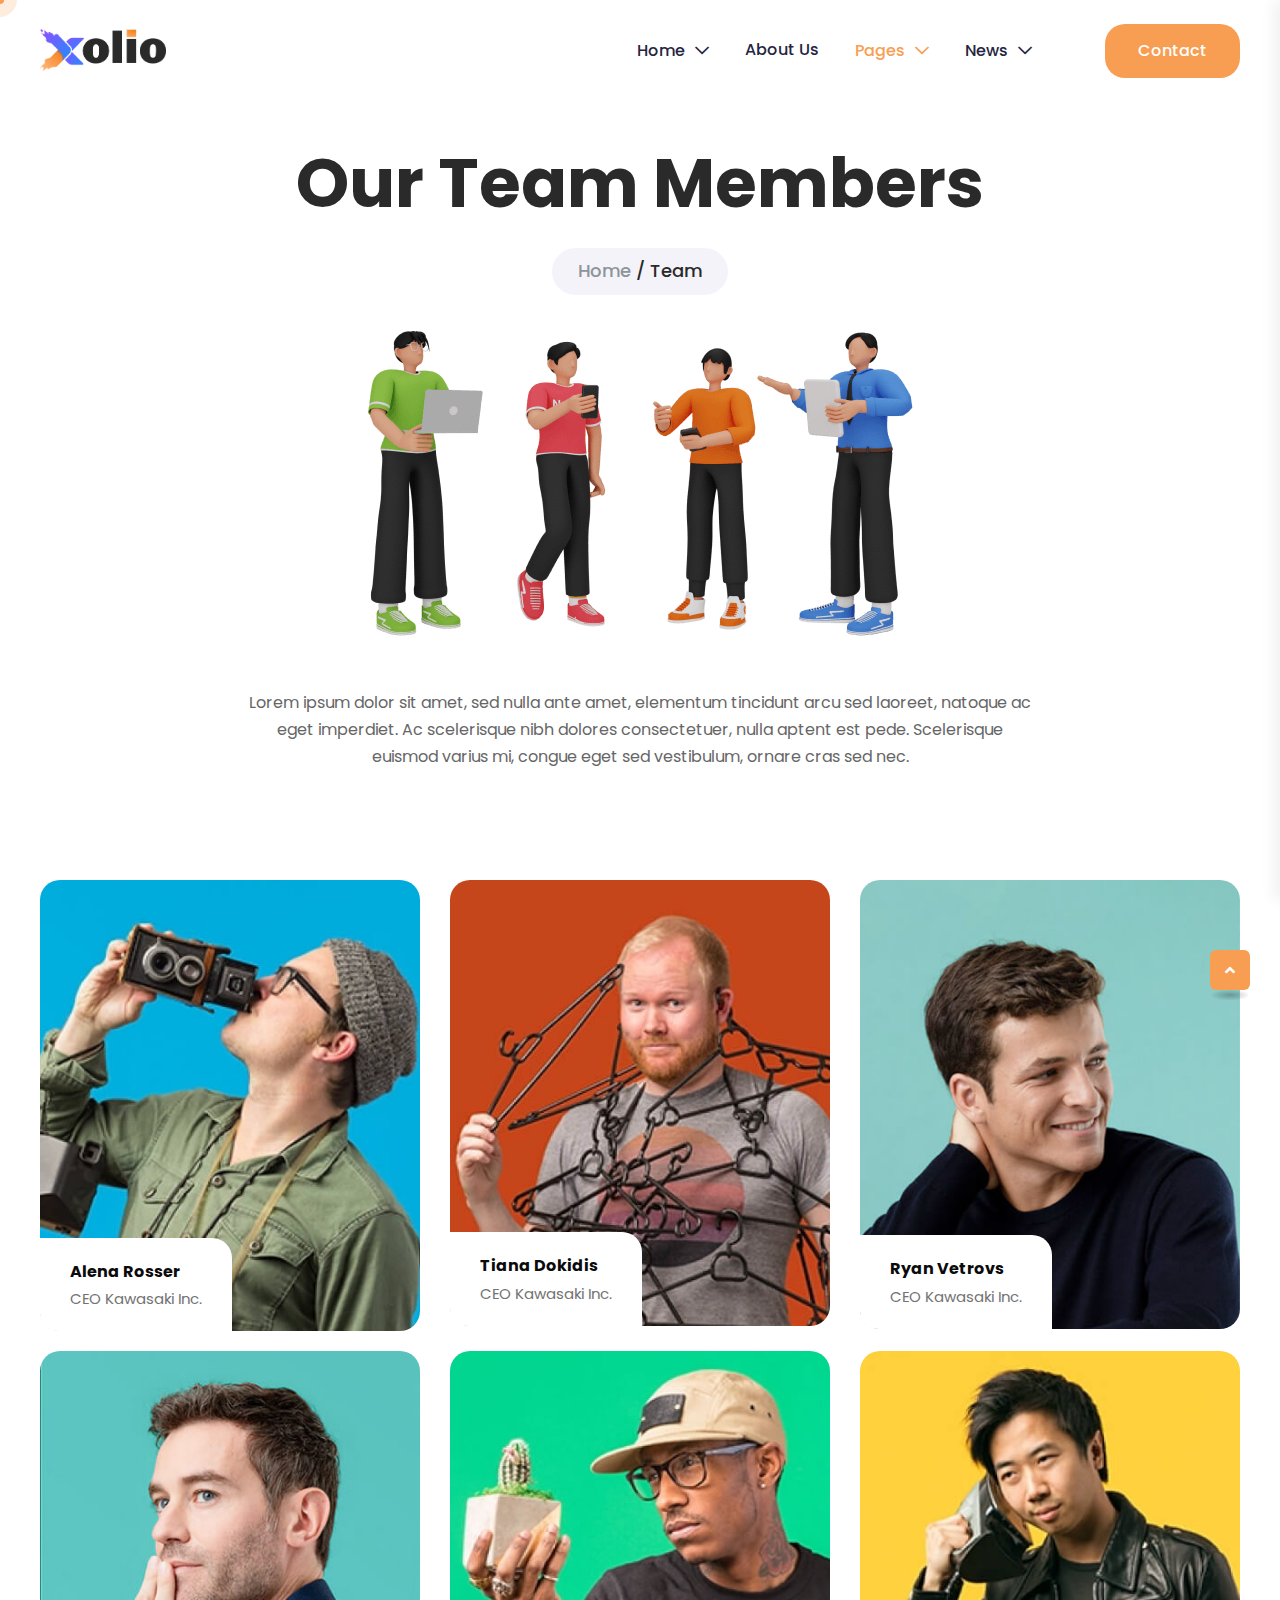
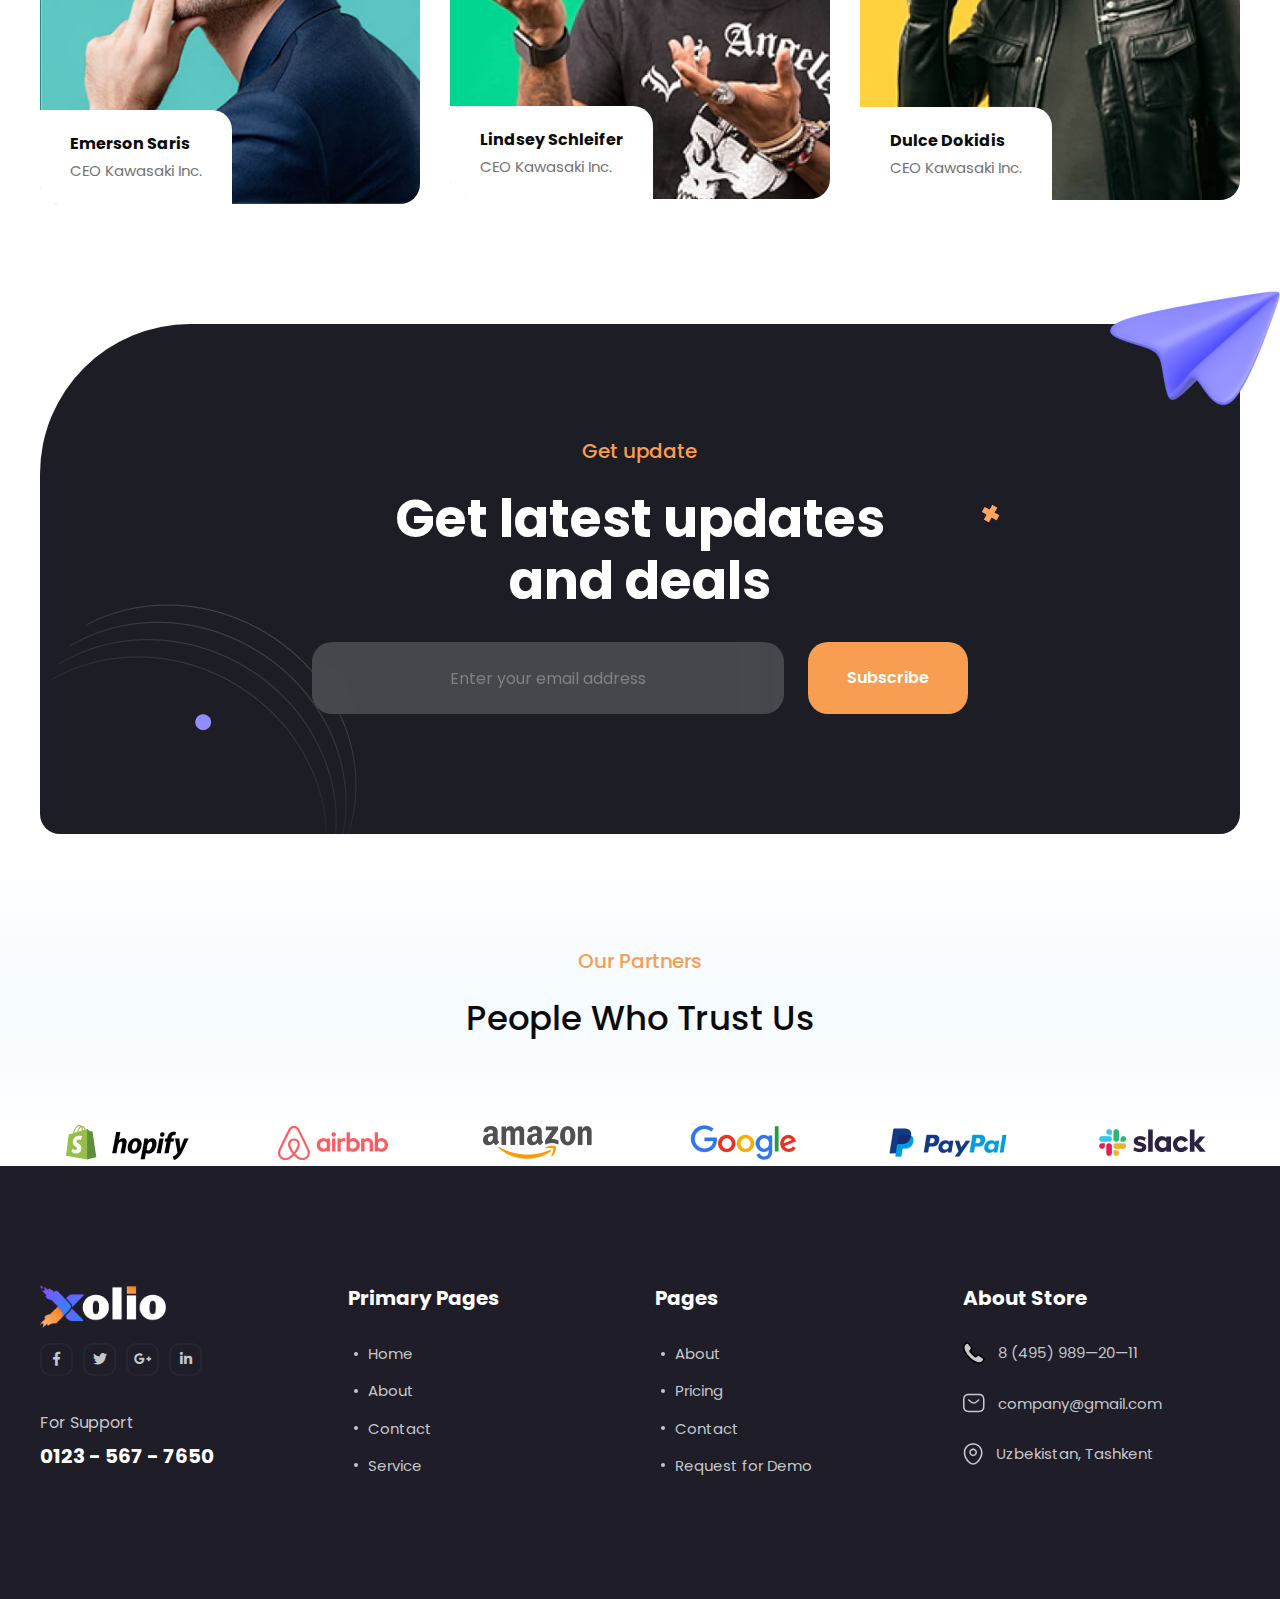
<file: team.html>
<!doctype html>
<html class="no-js" lang="en">
    <head>
        <meta charset="utf-8">
        <meta http-equiv="x-ua-compatible" content="ie=edge">
        <title>Xolio</title>
        <meta name="description" content="Xolio">
        <meta name="viewport" content="width=device-width, initial-scale=1">

		<link rel="shortcut icon" type="image/x-icon" href="assets/img/favicon.png">
        <!-- Place favicon.ico in the root directory -->

        <!-- CSS here -->
        <link rel="stylesheet" href="assets/css/bootstrap.min.css">
        <link rel="stylesheet" href="assets/css/animate.min.css">
        <link rel="stylesheet" href="assets/css/magnific-popup.css">
        <link rel="stylesheet" href="assets/css/fontawesome-all.min.css">
        <link rel="stylesheet" href="assets/css/swiper-bundle.min.css">
        <link rel="stylesheet" href="assets/css/odometer.css">
        <link rel="stylesheet" href="assets/css/slick.css">
        <link rel="stylesheet" href="assets/css/default.css">
        <link rel="stylesheet" href="assets/css/style.css">
        <link rel="stylesheet" href="assets/css/responsive.css">
    </head>
    <body>

        <!--Preloader-->
        <div id="preloader">
            <div id="loader" class="loader">
                <div class="loader-container">
                    <div class="loader-icon"><img src="assets/img/preloader.png" alt="Preloader"></div>
                </div>
            </div>
        </div>
        <!--Preloader-end -->

        <!-- Custom-cursor -->
        <div class="mouseCursor cursor-outer"></div>
        <div class="mouseCursor cursor-inner"><span>Drag</span></div>
        <!-- Custom-cursor-end -->

		<!-- Scroll-top -->
        <button class="scroll-top scroll-to-target" data-target="html">
            <i class="fas fa-angle-up"></i>
        </button>
        <!-- Scroll-top-end-->

        <!-- header-area -->
        <header>
            <div id="sticky-header" class="menu-area transparent-header">
                <div class="container">
                    <div class="row">
                        <div class="col-12">
                            <div class="mobile-nav-toggler"><i class="fas fa-bars"></i></div>
                            <div class="menu-wrap">
                                <nav class="menu-nav">
                                    <div class="logo">
                                        <a href="index.html"><img src="assets/img/logo/logo.png" alt="Logo"></a>
                                    </div>
                                    <div class="navbar-wrap main-menu d-none d-lg-flex">
                                        <ul class="navigation">
                                            <li class="menu-item-has-children"><a href="#">Home</a>
                                                <ul class="sub-menu">
                                                    <li><a href="index.html">Creative Agency</a></li>
                                                    <li><a href="index-2.html">Personal Portfolio</a></li>
                                                    <li><a href="index-3.html">Digital Agency</a></li>
                                                </ul>
                                            </li>
                                            <li><a href="about-us.html">About Us</a></li>
                                            <li class="active menu-item-has-children"><a href="#">pages</a>
                                                <ul class="sub-menu">
                                                    <li><a href="about-me.html">About Me</a></li>
                                                    <li class="active"><a href="team.html">Team Page</a></li>
                                                    <li><a href="team-details.html">Team Details</a></li>
                                                    <li><a href="project-details.html">Portfolio Details</a></li>
                                                    <li><a href="services-details.html">Services Details</a></li>
                                                    <li><a href="contact.html">Contact Us</a></li>
                                                </ul>
                                            </li>
                                            <li class="menu-item-has-children"><a href="#">News</a>
                                                <ul class="sub-menu">
                                                    <li><a href="blog.html">Our Blog</a></li>
                                                    <li><a href="blog-details.html">Blog Details</a></li>
                                                </ul>
                                            </li>
                                        </ul>
                                    </div>
                                    <div class="header-action">
                                        <ul class="list-wrap">
                                            <li class="header-btn"><a href="#!" class="btn">Contact <span></span></a></li>
                                        </ul>
                                    </div>
                                </nav>
                            </div>

                            <!-- Mobile Menu  -->
                            <div class="mobile-menu">
                                <nav class="menu-box">
                                    <div class="close-btn"><i class="fas fa-times"></i></div>
                                    <div class="nav-logo">
                                        <a href="index.html"><img src="assets/img/logo/logo.png" alt="Logo"></a>
                                    </div>
                                    <div class="menu-outer">
                                        <!--Here Menu Will Come Automatically Via Javascript / Same Menu as in Header-->
                                    </div>
                                    <div class="social-links">
                                        <ul class="clearfix list-wrap">
                                            <li><a href="#"><i class="fab fa-facebook-f"></i></a></li>
                                            <li><a href="#"><i class="fab fa-twitter"></i></a></li>
                                            <li><a href="#"><i class="fab fa-instagram"></i></a></li>
                                            <li><a href="#"><i class="fab fa-linkedin-in"></i></a></li>
                                            <li><a href="#"><i class="fab fa-youtube"></i></a></li>
                                        </ul>
                                    </div>
                                </nav>
                            </div>
                            <div class="menu-backdrop"></div>
                            <!-- End Mobile Menu -->

                        </div>
                    </div>
                </div>

                <!-- header-contact -->
                <div class="header-contact-wrap">
                    <div class="container">
                        <div class="row">
                            <div class="col-lg-8">
                                <div class="left-side-content">
                                    <h3 class="title">Contact</h3>
                                    <div class="row">
                                        <div class="col-xl-4 col-lg-5 col-md-6">
                                            <div class="contact-info-list">
                                                <ul class="list-wrap">
                                                    <li>
                                                        <div class="icon">
                                                            <svg viewBox="0 0 22 20" fill="none" xmlns="http://www.w3.org/2000/svg">
                                                                <path fill-rule="evenodd" clip-rule="evenodd"
                                                                    d="M1.5 6.5C1.5 4.89295 1.95538 3.86848 2.63534 3.2371C3.32535 2.59637 4.36497 2.25 5.75 2.25H15.75C17.135 2.25 18.1746 2.59637 18.8647 3.2371C19.5446 3.86848 20 4.89295 20 6.5V13.5C20 15.107 19.5446 16.1315 18.8647 16.7629C18.1746 17.4036 17.135 17.75 15.75 17.75H5.75C4.36497 17.75 3.32535 17.4036 2.63534 16.7629C1.95538 16.1315 1.5 15.107 1.5 13.5V6.5ZM5.75 0.75C4.13503 0.75 2.67465 1.15363 1.61466 2.1379C0.544615 3.13152 0 4.60705 0 6.5V13.5C0 15.393 0.544615 16.8685 1.61466 17.8621C2.67465 18.8464 4.13503 19.25 5.75 19.25H15.75C17.365 19.25 18.8254 18.8464 19.8853 17.8621C20.9554 16.8685 21.5 15.393 21.5 13.5V6.5C21.5 4.60705 20.9554 3.13152 19.8853 2.1379C18.8254 1.15363 17.365 0.75 15.75 0.75H5.75ZM16.2181 7.58602C16.5417 7.32751 16.5945 6.85558 16.336 6.53194C16.0775 6.20829 15.6056 6.15548 15.2819 6.41398L12.1529 8.91324L12.1525 8.91352C11.3961 9.51536 10.0946 9.51549 9.33799 8.91393L6.21898 6.41471C5.89574 6.1557 5.42373 6.20778 5.16471 6.53102C4.9057 6.85426 4.95778 7.32627 5.28102 7.58529L8.40101 10.0853L8.40286 10.0868C9.70626 11.1244 11.7837 11.1244 13.0871 10.0868L13.0881 10.086L16.2181 7.58602Z" />
                                                            </svg>
                                                        </div>
                                                        <div class="content">
                                                            <a href="mailto:company@gmail.com">company@gmail.com</a>
                                                        </div>
                                                    </li>
                                                    <li>
                                                        <div class="icon">
                                                            <svg viewBox="0 0 20 22" fill="none" xmlns="http://www.w3.org/2000/svg">
                                                                <path fill-rule="evenodd" clip-rule="evenodd"
                                                                    d="M2.48199 7.65591C3.37522 3.73032 6.71708 1.74769 10.1338 1.75C13.5508 1.75231 16.8905 3.73971 17.7791 7.66556L17.7791 7.6656C18.8362 12.3354 15.943 16.3756 13.2111 18.999L13.2097 19.0004C11.4913 20.659 8.77127 20.661 7.04076 18.9997C4.31866 16.3762 1.42493 12.3261 2.48199 7.65591ZM10.1348 0.250002C14.1154 0.252693 18.1706 2.60029 19.2421 7.33441C20.4848 12.8239 17.0589 17.3834 14.251 20.08C11.9497 22.3008 8.31046 22.2989 6.00106 20.0809L6.00012 20.08C3.20236 17.3836 -0.22362 12.8139 1.01908 7.32441L1.01926 7.32364C2.09618 2.58953 6.1542 0.247312 10.1348 0.250002ZM7.76166 9.30994C7.76166 8.00103 8.82274 6.93994 10.1317 6.93994C11.4406 6.93994 12.5017 8.00103 12.5017 9.30994C12.5017 10.6189 11.4406 11.6799 10.1317 11.6799C8.82274 11.6799 7.76166 10.6189 7.76166 9.30994ZM10.1317 5.43994C7.99432 5.43994 6.26166 7.1726 6.26166 9.30994C6.26166 11.4473 7.99432 13.1799 10.1317 13.1799C12.269 13.1799 14.0017 11.4473 14.0017 9.30994C14.0017 7.1726 12.269 5.43994 10.1317 5.43994Z" />
                                                            </svg>
                                                        </div>
                                                        <div class="content">
                                                            <span>Ranelagh Place, Liverpool, L3 5UL, England</span>
                                                        </div>
                                                    </li>
                                                    <li>
                                                        <div class="icon">
                                                            <svg viewBox="0 0 22 22" fill="none" xmlns="http://www.w3.org/2000/svg">
                                                                <path fill-rule="evenodd" clip-rule="evenodd"
                                                                    d="M1.5 11C1.5 5.89421 5.64421 1.75 10.75 1.75C15.8558 1.75 20 5.89421 20 11C20 16.1058 15.8558 20.25 10.75 20.25C5.64421 20.25 1.5 16.1058 1.5 11ZM10.75 0.25C4.81579 0.25 0 5.06579 0 11C0 16.9342 4.81579 21.75 10.75 21.75C16.6842 21.75 21.5 16.9342 21.5 11C21.5 5.06579 16.6842 0.25 10.75 0.25ZM11.1289 6.50977C11.1289 6.09555 10.7931 5.75977 10.3789 5.75977C9.96469 5.75977 9.62891 6.09555 9.62891 6.50977V10.6098C9.62891 11.0862 9.79027 11.5637 10.0149 11.9576C10.2393 12.3511 10.5673 12.7322 10.9755 12.9744L10.9766 12.975L14.0746 14.8238C14.4303 15.0361 14.8907 14.9198 15.1029 14.5641C15.3152 14.2084 15.1989 13.748 14.8432 13.5357L11.7433 11.6857L11.7413 11.6845C11.6099 11.6067 11.4483 11.4431 11.3179 11.2145C11.1875 10.9859 11.1289 10.7633 11.1289 10.6098V6.50977Z" />
                                                            </svg>
                                                        </div>
                                                        <div class="content">
                                                            <span>7 Days a week <br> from 10-00 am to 6-00 pm</span>
                                                        </div>
                                                    </li>
                                                </ul>
                                                <div class="lats-chat">
                                                    <a href="contact.html">Lat’s Chat</a>
                                                </div>
                                            </div>
                                        </div>
                                        <div class="col-xl-8 col-lg-7 col-md-6">
                                            <div class="our-best-project">
                                                <div class="content">
                                                    <h4 class="title">One of Our <span>Best Ongoing</span> Projects</h4>
                                                    <a href="project-details.html" class="btn">Details <span></span></a>
                                                </div>
                                                <div class="thumb">
                                                    <img src="assets/img/images/our_project_img.png" alt="">
                                                </div>
                                            </div>
                                        </div>
                                    </div>
                                </div>
                            </div>
                            <div class="col-lg-4">
                                <div class="customer-support-wrap">
                                    <h4 class="title">Customer Support</h4>
                                    <div class="customer-support-content">
                                        <div class="content-top">
                                            <img src="assets/img/images/support_img.png" alt="">
                                            <h4 class="title">Need Help Choosing a Plan?</h4>
                                        </div>
                                        <p>We offer solutions for businesses of all sizes. For questions about our plans and products,,
                                            contact our team of experts. <a href="contact.html">Get in touch</a></p>
                                    </div>
                                    <div class="content-bottom">
                                        <a href="contact.html">Support</a>
                                        <a href="contact.html">Documentation</a>
                                    </div>
                                </div>
                            </div>
                        </div>
                    </div>
                </div>
                <div class="body-contact-overlay"></div>
                <!-- header-contact-end -->
            </div>
        </header>
        <!-- header-area-end -->



        <!-- main-area -->
        <main>

            <!-- breadcrumb-area -->
            <section class="breadcrumb-area breadcrumb-area-two pt-175">
                <div class="container">
                    <div class="row">
                        <div class="col-12">
                            <div class="breadcrumb-content">
                                <h2 class="title">Our Team Members</h2>
                                <nav aria-label="breadcrumb">
                                    <ol class="breadcrumb">
                                        <li class="breadcrumb-item"><a href="index.html">Home</a></li>
                                        <li class="breadcrumb-item active" aria-current="page">Team</li>
                                    </ol>
                                </nav>
                            </div>
                        </div>
                    </div>
                </div>
            </section>
            <!-- breadcrumb-area-end -->

            <!-- community-area -->
            <div class="community-area pt-30">
                <div class="container">
                    <div class="row justify-content-center">
                        <div class="col-xl-8 col-lg-10">
                            <div class="community-img">
                                <img src="assets/img/images/community_img.png" alt="">
                            </div>
                            <div class="community-content">
                                <p>Lorem ipsum dolor sit amet, sed nulla ante amet, elementum tincidunt arcu sed laoreet, natoque ac eget imperdiet. Ac scelerisque nibh dolores consectetuer, nulla aptent est pede. Scelerisque euismod varius mi, congue eget sed vestibulum, ornare cras sed nec.</p>
                            </div>
                        </div>
                    </div>
                </div>
            </div>
            <!-- community-area-end -->

            <!-- team-area -->
            <section class="team-area-two pt-110 pb-100">
                <div class="container">
                    <div class="row justify-content-center">
                        <div class="col-lg-4 col-md-6 col-sm-10">
                            <div class="team-item">
                                <div class="team-thumb">
                                    <a href="team-details.html"><img src="assets/img/team/inner_team01.jpg" alt=""></a>
                                </div>
                                <div class="team-content">
                                    <h2 class="title"><a href="team-details.html">Alena Rosser</a></h2>
                                    <span>CEO Kawasaki Inc.</span>
                                    <div class="team-social">
                                        <ul class="list-wrap">
                                            <li><a href="#"><i class="fab fa-facebook-f"></i></a></li>
                                            <li><a href="#"><i class="fab fa-twitter"></i></a></li>
                                            <li><a href="#"><i class="fab fa-linkedin-in"></i></a></li>
                                            <li><a href="#"><i class="fab fa-behance"></i></a></li>
                                        </ul>
                                    </div>
                                </div>
                            </div>
                        </div>
                        <div class="col-lg-4 col-md-6 col-sm-10">
                            <div class="team-item">
                                <div class="team-thumb">
                                    <a href="team-details.html"><img src="assets/img/team/inner_team02.jpg" alt=""></a>
                                </div>
                                <div class="team-content">
                                    <h2 class="title"><a href="team-details.html">Tiana Dokidis</a></h2>
                                    <span>CEO Kawasaki Inc.</span>
                                    <div class="team-social">
                                        <ul class="list-wrap">
                                            <li><a href="#"><i class="fab fa-facebook-f"></i></a></li>
                                            <li><a href="#"><i class="fab fa-twitter"></i></a></li>
                                            <li><a href="#"><i class="fab fa-linkedin-in"></i></a></li>
                                            <li><a href="#"><i class="fab fa-behance"></i></a></li>
                                        </ul>
                                    </div>
                                </div>
                            </div>
                        </div>
                        <div class="col-lg-4 col-md-6 col-sm-10">
                            <div class="team-item">
                                <div class="team-thumb">
                                    <a href="team-details.html"><img src="assets/img/team/inner_team03.jpg" alt=""></a>
                                </div>
                                <div class="team-content">
                                    <h2 class="title"><a href="team-details.html">Ryan Vetrovs</a></h2>
                                    <span>CEO Kawasaki Inc.</span>
                                    <div class="team-social">
                                        <ul class="list-wrap">
                                            <li><a href="#"><i class="fab fa-facebook-f"></i></a></li>
                                            <li><a href="#"><i class="fab fa-twitter"></i></a></li>
                                            <li><a href="#"><i class="fab fa-linkedin-in"></i></a></li>
                                            <li><a href="#"><i class="fab fa-behance"></i></a></li>
                                        </ul>
                                    </div>
                                </div>
                            </div>
                        </div>
                        <div class="col-lg-4 col-md-6 col-sm-10">
                            <div class="team-item">
                                <div class="team-thumb">
                                    <a href="team-details.html"><img src="assets/img/team/inner_team04.jpg" alt=""></a>
                                </div>
                                <div class="team-content">
                                    <h2 class="title"><a href="team-details.html">Emerson Saris</a></h2>
                                    <span>CEO Kawasaki Inc.</span>
                                    <div class="team-social">
                                        <ul class="list-wrap">
                                            <li><a href="#"><i class="fab fa-facebook-f"></i></a></li>
                                            <li><a href="#"><i class="fab fa-twitter"></i></a></li>
                                            <li><a href="#"><i class="fab fa-linkedin-in"></i></a></li>
                                            <li><a href="#"><i class="fab fa-behance"></i></a></li>
                                        </ul>
                                    </div>
                                </div>
                            </div>
                        </div>
                        <div class="col-lg-4 col-md-6 col-sm-10">
                            <div class="team-item">
                                <div class="team-thumb">
                                    <a href="team-details.html"><img src="assets/img/team/inner_team05.jpg" alt=""></a>
                                </div>
                                <div class="team-content">
                                    <h2 class="title"><a href="team-details.html">Lindsey Schleifer</a></h2>
                                    <span>CEO Kawasaki Inc.</span>
                                    <div class="team-social">
                                        <ul class="list-wrap">
                                            <li><a href="#"><i class="fab fa-facebook-f"></i></a></li>
                                            <li><a href="#"><i class="fab fa-twitter"></i></a></li>
                                            <li><a href="#"><i class="fab fa-linkedin-in"></i></a></li>
                                            <li><a href="#"><i class="fab fa-behance"></i></a></li>
                                        </ul>
                                    </div>
                                </div>
                            </div>
                        </div>
                        <div class="col-lg-4 col-md-6 col-sm-10">
                            <div class="team-item">
                                <div class="team-thumb">
                                    <a href="team-details.html"><img src="assets/img/team/inner_team06.jpg" alt=""></a>
                                </div>
                                <div class="team-content">
                                    <h2 class="title"><a href="team-details.html">Dulce Dokidis</a></h2>
                                    <span>CEO Kawasaki Inc.</span>
                                    <div class="team-social">
                                        <ul class="list-wrap">
                                            <li><a href="#"><i class="fab fa-facebook-f"></i></a></li>
                                            <li><a href="#"><i class="fab fa-twitter"></i></a></li>
                                            <li><a href="#"><i class="fab fa-linkedin-in"></i></a></li>
                                            <li><a href="#"><i class="fab fa-behance"></i></a></li>
                                        </ul>
                                    </div>
                                </div>
                            </div>
                        </div>
                    </div>
                </div>
            </section>
            <!-- team-area-end -->

            <!-- newsletter-area -->
            <section class="newsletter-area-two">
                <div class="container">
                    <div class="newsletter-wrap">
                        <div class="row justify-content-center">
                            <div class="col-xl-7 col-lg-9">
                                <div class="section-title title-style-two white-title text-center mb-30">
                                    <span class="sub-title">Get update</span>
                                    <h2 class="title">Get latest updates and deals</h2>
                                </div>
                            </div>
                        </div>
                        <div class="row justify-content-center">
                            <div class="col-xl-8">
                                <div class="newsletter-form">
                                    <form action="#">
                                        <input type="email" placeholder="Enter your email address">
                                        <button type="submit" class="btn">Subscribe <span></span></button>
                                    </form>
                                </div>
                            </div>
                        </div>
                        <div class="newsletter-shape-wrap-two">
                            <img src="assets/img/images/h3_newsletter_shape01.png" alt="">
                            <img src="assets/img/images/h3_newsletter_shape02.png" alt="">
                            <img src="assets/img/images/h3_newsletter_shape03.png" alt="">
                            <img src="assets/img/images/h3_newsletter_shape04.png" alt="">
                        </div>
                    </div>
                </div>
            </section>
            <!-- newsletter-area-end -->

            <!-- brand-area -->
            <section class="brand-area-two pt-110">
                <div class="container">
                    <div class="row justify-content-center">
                        <div class="col-lg-6">
                            <div class="section-title text-center mb-80">
                                <span class="sub-title">Our Partners</span>
                                <h2 class="title">People Who Trust Us</h2>
                            </div>
                        </div>
                    </div>
                    <div class="row brand-active">
                        <div class="col-12">
                            <div class="brand-item-two">
                                <img src="assets/img/brand/h3_brand_img01.png" alt="">
                            </div>
                        </div>
                        <div class="col-12">
                            <div class="brand-item-two">
                                <img src="assets/img/brand/h3_brand_img02.png" alt="">
                            </div>
                        </div>
                        <div class="col-12">
                            <div class="brand-item-two">
                                <img src="assets/img/brand/h3_brand_img03.png" alt="">
                            </div>
                        </div>
                        <div class="col-12">
                            <div class="brand-item-two">
                                <img src="assets/img/brand/h3_brand_img04.png" alt="">
                            </div>
                        </div>
                        <div class="col-12">
                            <div class="brand-item-two">
                                <img src="assets/img/brand/h3_brand_img05.png" alt="">
                            </div>
                        </div>
                        <div class="col-12">
                            <div class="brand-item-two">
                                <img src="assets/img/brand/h3_brand_img06.png" alt="">
                            </div>
                        </div>
                    </div>
                </div>
            </section>
            <!-- brand-area-end -->

        </main>
        <!-- main-area-end -->

        <!-- footer-area -->
        <footer>
            <div class="footer-area">
                <div class="footer-top">
                    <div class="container">
                        <div class="row">
                            <div class="col-lg-3 col-sm-6">
                                <div class="footer-widget">
                                    <div class="logo">
                                        <a href="index.html"><img src="assets/img/logo/w_logo.png" alt=""></a>
                                    </div>
                                    <div class="footer-social">
                                        <ul class="list-wrap">
                                            <li><a href="#"><i class="fab fa-facebook-f"></i></a></li>
                                            <li class="active"><a href="#"><i class="fab fa-twitter"></i></a></li>
                                            <li><a href="#"><i class="fab fa-google-plus-g"></i></a></li>
                                            <li><a href="#"><i class="fab fa-linkedin-in"></i></a></li>
                                        </ul>
                                    </div>
                                    <div class="footer-contact">
                                        <span>For Support</span>
                                        <h2 class="title"><a href="tel:0123456789">0123 - 567 - 7650</a></h2>
                                    </div>
                                </div>
                            </div>
                            <div class="col-lg-3 col-sm-6">
                                <div class="footer-widget">
                                    <h4 class="fw-title">Primary Pages</h4>
                                    <div class="fw-link">
                                        <ul class="list-wrap">
                                            <li><a href="index.html">Home</a></li>
                                            <li><a href="about-us.html">About</a></li>
                                            <li><a href="contact.html">Contact</a></li>
                                            <li><a href="services-details.html">Service</a></li>
                                        </ul>
                                    </div>
                                </div>
                            </div>
                            <div class="col-lg-3 col-sm-6">
                                <div class="footer-widget">
                                    <h4 class="fw-title">Pages</h4>
                                    <div class="fw-link">
                                        <ul class="list-wrap">
                                            <li><a href="about-us.html">About</a></li>
                                            <li><a href="contact.html">Pricing</a></li>
                                            <li><a href="contact.html">Contact</a></li>
                                            <li><a href="contact.html">Request for Demo</a></li>
                                        </ul>
                                    </div>
                                </div>
                            </div>
                            <div class="col-lg-3 col-sm-6">
                                <div class="footer-widget">
                                    <h4 class="fw-title">About Store</h4>
                                    <div class="footer-about">
                                        <ul class="list-wrap">
                                            <li><img src="assets/img/icon/phone_icon.svg" alt=""><a href="tel:0123456789">8 (495) 989—20—11</a></li>
                                            <li><img src="assets/img/icon/mail_icon.svg" alt=""><a href="mailto:company@gmail.com">company@gmail.com</a></li>
                                            <li><img src="assets/img/icon/loction_icon.svg" alt=""><span> Uzbekistan, Tashkent</span></li>
                                        </ul>
                                    </div>
                                </div>
                            </div>
                        </div>
                    </div>
                </div>
            </div>
        </footer>
        <!-- footer-area-end -->



        <!-- JS here -->
        <script src="assets/js/vendor/jquery-3.6.0.min.js"></script>
        <script src="assets/js/bootstrap.min.js"></script>
        <script src="assets/js/isotope.pkgd.min.js"></script>
        <script src="assets/js/imagesloaded.pkgd.min.js"></script>
        <script src="assets/js/jquery.magnific-popup.min.js"></script>
        <script src="assets/js/jquery.odometer.min.js"></script>
        <script src="assets/js/swiper-bundle.min.js"></script>
        <script src="assets/js/jquery.appear.js"></script>
        <script src="assets/js/slick.min.js"></script>
        <script src="assets/js/ajax-form.js"></script>
        <script src="assets/js/parallax.min.js"></script>
        <script src="assets/js/jquery.parallaxScroll.min.js"></script>
        <script src="assets/js/tween-max.js"></script>
        <script src="assets/js/wow.min.js"></script>
        <script src="assets/js/main.js"></script>
    </body>
</html>
</file>
<file: assets/css/odometer.css>
.odometer.odometer-auto-theme, .odometer.odometer-theme-default {
  display: inline-block;
  vertical-align: middle;
  *vertical-align: auto;
  *zoom: 1;
  *display: inline;
  position: relative;
}
.odometer.odometer-auto-theme .odometer-digit, .odometer.odometer-theme-default .odometer-digit {
  display: inline-block;
  vertical-align: middle;
  *vertical-align: auto;
  *zoom: 1;
  *display: inline;
  position: relative;
}
.odometer.odometer-auto-theme .odometer-digit .odometer-digit-spacer, .odometer.odometer-theme-default .odometer-digit .odometer-digit-spacer {
  display: inline-block;
  vertical-align: middle;
  *vertical-align: auto;
  *zoom: 1;
  *display: inline;
  visibility: hidden;
}
.odometer.odometer-auto-theme .odometer-digit .odometer-digit-inner, .odometer.odometer-theme-default .odometer-digit .odometer-digit-inner {
  text-align: left;
  display: block;
  position: absolute;
  top: 0;
  left: 0;
  right: 0;
  bottom: 0;
  overflow: hidden;
}
.odometer.odometer-auto-theme .odometer-digit .odometer-ribbon, .odometer.odometer-theme-default .odometer-digit .odometer-ribbon {
  display: block;
}
.odometer.odometer-auto-theme .odometer-digit .odometer-ribbon-inner, .odometer.odometer-theme-default .odometer-digit .odometer-ribbon-inner {
  display: block;
  -webkit-backface-visibility: hidden;
  backface-visibility: hidden;
}
.odometer.odometer-auto-theme .odometer-digit .odometer-value, .odometer.odometer-theme-default .odometer-digit .odometer-value {
  display: block;
  -webkit-transform: translateZ(0);
  transform: translateZ(0);
}
.odometer.odometer-auto-theme .odometer-digit .odometer-value.odometer-last-value, .odometer.odometer-theme-default .odometer-digit .odometer-value.odometer-last-value {
  position: absolute;
}
.odometer.odometer-auto-theme.odometer-animating-up .odometer-ribbon-inner, .odometer.odometer-theme-default.odometer-animating-up .odometer-ribbon-inner {
  -webkit-transition: -webkit-transform 2s;
  -moz-transition: -moz-transform 2s;
  -ms-transition: -ms-transform 2s;
  -o-transition: -o-transform 2s;
  transition: transform 2s;
}
.odometer.odometer-auto-theme.odometer-animating-up.odometer-animating .odometer-ribbon-inner, .odometer.odometer-theme-default.odometer-animating-up.odometer-animating .odometer-ribbon-inner {
  -webkit-transform: translateY(-100%);
  -moz-transform: translateY(-100%);
  -ms-transform: translateY(-100%);
  -o-transform: translateY(-100%);
  transform: translateY(-100%);
}
.odometer.odometer-auto-theme.odometer-animating-down .odometer-ribbon-inner, .odometer.odometer-theme-default.odometer-animating-down .odometer-ribbon-inner {
  -webkit-transform: translateY(-100%);
  -moz-transform: translateY(-100%);
  -ms-transform: translateY(-100%);
  -o-transform: translateY(-100%);
  transform: translateY(-100%);
}
.odometer.odometer-auto-theme.odometer-animating-down.odometer-animating .odometer-ribbon-inner, .odometer.odometer-theme-default.odometer-animating-down.odometer-animating .odometer-ribbon-inner {
  -webkit-transition: -webkit-transform 2s;
  -moz-transition: -moz-transform 2s;
  -ms-transition: -ms-transform 2s;
  -o-transition: -o-transform 2s;
  transition: transform 2s;
  -webkit-transform: translateY(0);
  -moz-transform: translateY(0);
  -ms-transform: translateY(0);
  -o-transform: translateY(0);
  transform: translateY(0);
}
.odometer.odometer-auto-theme .odometer-value, .odometer.odometer-theme-default .odometer-value {
  text-align: center;
}
.odometer-formatting-mark {
  display: none;
}
</file>
<file: assets/css/default.css>
/* Deafult Margin & Padding */
/*-- Margin Top --*/
.mt-5 {
	margin-top: 5px;
}
.mt-10 {
	margin-top: 10px;
}
.mt-15 {
	margin-top: 15px;
}
.mt-20 {
	margin-top: 20px;
}
.mt-25 {
	margin-top: 25px;
}
.mt-30 {
	margin-top: 30px;
}
.mt-35 {
	margin-top: 35px;
}
.mt-40 {
	margin-top: 40px;
}
.mt-45 {
	margin-top: 45px;
}
.mt-50 {
	margin-top: 50px;
}
.mt-55 {
	margin-top: 55px;
}
.mt-60 {
	margin-top: 60px;
}
.mt-65 {
	margin-top: 65px;
}
.mt-70 {
	margin-top: 70px;
}
.mt-75 {
	margin-top: 75px;
}
.mt-80 {
	margin-top: 80px;
}
.mt-85 {
	margin-top: 85px;
}
.mt-90 {
	margin-top: 90px;
}
.mt-95 {
	margin-top: 95px;
}
.mt-100 {
	margin-top: 100px;
}
.mt-105 {
	margin-top: 105px;
}
.mt-110 {
	margin-top: 110px;
}
.mt-115 {
	margin-top: 115px;
}
.mt-120 {
	margin-top: 120px;
}
.mt-125 {
	margin-top: 125px;
}
.mt-130 {
	margin-top: 130px;
}
.mt-135 {
	margin-top: 135px;
}
.mt-140 {
	margin-top: 140px;
}
.mt-145 {
	margin-top: 145px;
}
.mt-150 {
	margin-top: 150px;
}
.mt-155 {
	margin-top: 155px;
}
.mt-160 {
	margin-top: 160px;
}
.mt-165 {
	margin-top: 165px;
}
.mt-170 {
	margin-top: 170px;
}
.mt-175 {
	margin-top: 175px;
}
.mt-180 {
	margin-top: 180px;
}
.mt-185 {
	margin-top: 185px;
}
.mt-190 {
	margin-top: 190px;
}
.mt-195 {
	margin-top: 195px;
}
.mt-200 {
	margin-top: 200px;
}
/*-- Margin Bottom --*/

.mb-5 {
	margin-bottom: 5px;
}
.mb-10 {
	margin-bottom: 10px;
}
.mb-15 {
	margin-bottom: 15px;
}
.mb-20 {
	margin-bottom: 20px;
}
.mb-25 {
	margin-bottom: 25px;
}
.mb-30 {
	margin-bottom: 30px;
}
.mb-35 {
	margin-bottom: 35px;
}
.mb-40 {
	margin-bottom: 40px;
}
.mb-45 {
	margin-bottom: 45px;
}
.mb-50 {
	margin-bottom: 50px;
}
.mb-55 {
	margin-bottom: 55px;
}
.mb-60 {
	margin-bottom: 60px;
}
.mb-65 {
	margin-bottom: 65px;
}
.mb-70 {
	margin-bottom: 70px;
}
.mb-75 {
	margin-bottom: 75px;
}
.mb-80 {
	margin-bottom: 80px;
}
.mb-85 {
	margin-bottom: 85px;
}
.mb-90 {
	margin-bottom: 90px;
}
.mb-95 {
	margin-bottom: 95px;
}
.mb-100 {
	margin-bottom: 100px;
}
.mb-105 {
	margin-bottom: 105px;
}
.mb-110 {
	margin-bottom: 110px;
}
.mb-115 {
	margin-bottom: 115px;
}
.mb-120 {
	margin-bottom: 120px;
}
.mb-125 {
	margin-bottom: 125px;
}
.mb-130 {
	margin-bottom: 130px;
}
.mb-135 {
	margin-bottom: 135px;
}
.mb-140 {
	margin-bottom: 140px;
}
.mb-145 {
	margin-bottom: 145px;
}
.mb-150 {
	margin-bottom: 150px;
}
.mb-155 {
	margin-bottom: 155px;
}
.mb-160 {
	margin-bottom: 160px;
}
.mb-165 {
	margin-bottom: 165px;
}
.mb-170 {
	margin-bottom: 170px;
}
.mb-175 {
	margin-bottom: 175px;
}
.mb-180 {
	margin-bottom: 180px;
}
.mb-185 {
	margin-bottom: 185px;
}
.mb-190 {
	margin-bottom: 190px;
}
.mb-195 {
	margin-bottom: 195px;
}
.mb-200 {
	margin-bottom: 200px;
}
/*-- Padding Top --*/

.pt-5 {
	padding-top: 5px;
}
.pt-10 {
	padding-top: 10px;
}
.pt-15 {
	padding-top: 15px;
}
.pt-20 {
	padding-top: 20px;
}
.pt-25 {
	padding-top: 25px;
}
.pt-30 {
	padding-top: 30px;
}
.pt-35 {
	padding-top: 35px;
}
.pt-40 {
	padding-top: 40px;
}
.pt-45 {
	padding-top: 45px;
}
.pt-50 {
	padding-top: 50px;
}
.pt-55 {
	padding-top: 55px;
}
.pt-60 {
	padding-top: 60px;
}
.pt-65 {
	padding-top: 65px;
}
.pt-70 {
	padding-top: 70px;
}
.pt-75 {
	padding-top: 75px;
}
.pt-80 {
	padding-top: 80px;
}
.pt-85 {
	padding-top: 85px;
}
.pt-90 {
	padding-top: 90px;
}
.pt-95 {
	padding-top: 95px;
}
.pt-100 {
	padding-top: 100px;
}
.pt-105 {
	padding-top: 105px;
}
.pt-110 {
	padding-top: 110px;
}
.pt-115 {
	padding-top: 115px;
}
.pt-120 {
	padding-top: 120px;
}
.pt-125 {
	padding-top: 125px;
}
.pt-130 {
	padding-top: 130px;
}
.pt-135 {
	padding-top: 135px;
}
.pt-140 {
	padding-top: 140px;
}
.pt-145 {
	padding-top: 145px;
}
.pt-150 {
	padding-top: 150px;
}
.pt-155 {
	padding-top: 155px;
}
.pt-160 {
	padding-top: 160px;
}
.pt-165 {
	padding-top: 165px;
}
.pt-170 {
	padding-top: 170px;
}
.pt-175 {
	padding-top: 175px;
}
.pt-180 {
	padding-top: 180px;
}
.pt-185 {
	padding-top: 185px;
}
.pt-190 {
	padding-top: 190px;
}
.pt-195 {
	padding-top: 195px;
}
.pt-200 {
	padding-top: 200px;
}
/*-- Padding Bottom --*/

.pb-5 {
	padding-bottom: 5px;
}
.pb-10 {
	padding-bottom: 10px;
}
.pb-15 {
	padding-bottom: 15px;
}
.pb-20 {
	padding-bottom: 20px;
}
.pb-25 {
	padding-bottom: 25px;
}
.pb-30 {
	padding-bottom: 30px;
}
.pb-35 {
	padding-bottom: 35px;
}
.pb-40 {
	padding-bottom: 40px;
}
.pb-45 {
	padding-bottom: 45px;
}
.pb-50 {
	padding-bottom: 50px;
}
.pb-55 {
	padding-bottom: 55px;
}
.pb-60 {
	padding-bottom: 60px;
}
.pb-65 {
	padding-bottom: 65px;
}
.pb-70 {
	padding-bottom: 70px;
}
.pb-75 {
	padding-bottom: 75px;
}
.pb-80 {
	padding-bottom: 80px;
}
.pb-85 {
	padding-bottom: 85px;
}
.pb-90 {
	padding-bottom: 90px;
}
.pb-95 {
	padding-bottom: 95px;
}
.pb-100 {
	padding-bottom: 100px;
}
.pb-105 {
	padding-bottom: 105px;
}
.pb-110 {
	padding-bottom: 110px;
}
.pb-115 {
	padding-bottom: 115px;
}
.pb-120 {
	padding-bottom: 120px;
}
.pb-125 {
	padding-bottom: 125px;
}
.pb-130 {
	padding-bottom: 130px;
}
.pb-135 {
	padding-bottom: 135px;
}
.pb-140 {
	padding-bottom: 140px;
}
.pb-145 {
	padding-bottom: 145px;
}
.pb-150 {
	padding-bottom: 150px;
}
.pb-155 {
	padding-bottom: 155px;
}
.pb-160 {
	padding-bottom: 160px;
}
.pb-165 {
	padding-bottom: 165px;
}
.pb-170 {
	padding-bottom: 170px;
}
.pb-175 {
	padding-bottom: 175px;
}
.pb-180 {
	padding-bottom: 180px;
}
.pb-185 {
	padding-bottom: 185px;
}
.pb-190 {
	padding-bottom: 190px;
}
.pb-195 {
	padding-bottom: 195px;
}
.pb-200 {
	padding-bottom: 200px;
}



/*-- Padding Left --*/
.pl-0 {
	padding-left: 0px;
}
.pl-5 {
	padding-left: 5px;
}
.pl-10 {
	padding-left: 10px;
}
.pl-15 {
	padding-left: 15px;
}
.pl-20{
	padding-left: 20px;
}
.pl-25 {
	padding-left: 35px;
}
.pl-30 {
	padding-left: 30px;
}
.pl-35 {
	padding-left: 35px;
}

.pl-35 {
	padding-left: 35px;
}

.pl-40 {
	padding-left: 40px;
}

.pl-45 {
	padding-left: 45px;
}

.pl-50 {
	padding-left: 50px;
}

.pl-55 {
	padding-left: 55px;
}

.pl-60 {
	padding-left: 60px;
}
.pl-65 {
	padding-left: 65px;
}
.pl-70 {
	padding-left: 70px;
}
.pl-75 {
	padding-left: 75px;
}
.pl-80 {
	padding-left: 80px;
}
.pl-85 {
	padding-left: 80px;
}
.pl-90 {
	padding-left: 90px;
}
.pl-95 {
	padding-left: 95px;
}
.pl-100 {
	padding-left: 100px;
}


/*-- Padding Right --*/
.pr-0 {
	padding-right: 0px;
}
.pr-5 {
	padding-right: 5px;
}
.pr-10 {
	padding-right: 10px;
}
.pr-15 {
	padding-right: 15px;
}
.pr-20{
	padding-right: 20px;
}
.pr-25 {
	padding-right: 35px;
}
.pr-30 {
	padding-right: 30px;
}
.pr-35 {
	padding-right: 35px;
}

.pr-35 {
	padding-right: 35px;
}

.pr-40 {
	padding-right: 40px;
}

.pr-45 {
	padding-right: 45px;
}

.pr-50 {
	padding-right: 50px;
}

.pr-55 {
	padding-right: 55px;
}

.pr-60 {
	padding-right: 60px;
}
.pr-65 {
	padding-right: 65px;
}
.pr-70 {
	padding-right: 70px;
}
.pr-75 {
	padding-right: 75px;
}
.pr-80 {
	padding-right: 80px;
}
.pr-85 {
	padding-right: 80px;
}
.pr-90 {
	padding-right: 90px;
}
.pr-95 {
	padding-right: 95px;
}
.pr-100 {
	padding-right: 100px;
}

/* font weight */
.f-700{font-weight: 700;}
.f-600{font-weight: 600;}
.f-500{font-weight: 500;}
.f-400{font-weight: 400;}
.f-300{font-weight: 300;}

/* Background Color */

.gray-bg {
	background: #f7f7fd;
}
.white-bg {
	background: #fff;
}
.black-bg {
	background: #222;
}
.theme-bg {
	background: #222;
}
.primary-bg {
	background: #222;
}
/* Color */

.white-color {
	color: #fff;
}
.black-color {
	color: #222;
}
.theme-color {
	color: #222;
}
.primary-color {
	color: #222;
}
/* black overlay */

[data-overlay] {
	position: relative;
}
[data-overlay]::before {
	background: #000 none repeat scroll 0 0;
	content: "";
	height: 100%;
	left: 0;
	position: absolute;
	top: 0;
	width: 100%;
	z-index: 1;
}
[data-overlay="3"]::before {
	opacity: 0.3;
}
[data-overlay="4"]::before {
	opacity: 0.4;
}
[data-overlay="5"]::before {
	opacity: 0.5;
}
[data-overlay="6"]::before {
	opacity: 0.6;
}
[data-overlay="7"]::before {
	opacity: 0.7;
}
[data-overlay="8"]::before {
	opacity: 0.8;
}
[data-overlay="9"]::before {
	opacity: 0.9;
}
</file>
<file: assets/css/style.css>
/* CSS Index
============================
01. Variable CSS
02. Header
03. Mobile Menu
04. Breadcrumb
05. Banner
06. Slider
07. Services
08. About
09. Company
10. Success
11. History
12. Agency
13. Developr
14. Tools
15. Brand
16. Client
17. Team
18. Community
19. Counter
20. Project
21. Faq
22. Testimonial
23. Consultation
24. Pricing
25. Work
26. Blog
27. Pagination
28. Newsletter
29. Contact
30. Footer
31. Preloader
============================
*/



/*=============================
	1. Google Fonts
===============================*/
@import url('https://fonts.googleapis.com/css2?family=Poppins:ital,wght@0,300;0,400;0,500;0,600;0,700;0,800;1,300;1,400;1,500;1,600;1,700;1,800&display=swap');

/*=============================
	01. Variable CSS
===============================*/
:root {
    --tg-body-font-family: 'Poppins', sans-serif;
    --tg-heading-font-family: 'Poppins', sans-serif;
    --tg-primary-color: #F89E52;
    --tg-secondary-color: #3482FF;
    --tg-body-font-color: #666666;
    --tg-heading-font-color: #0B0B0B;
    --tg-banner-title-color: #2A2A2A;
    --tg-paragraph-color: #666666;
    --tg-body-font-size: 16px;
    --tg-body-font-weight: 400;
    --tg-heading-font-weight: 700;
    --tg-body-line-height: 1.7;
    --tg-heading-line-height: 1.2;
	--tg-section-background: #292F3F;
	--tg-section-background-two: #1F1D28;
	--tg-section-background-three: #26242D;
	--tg-menu-color: #252541;
	--tg-arrow-color: #6F7C90;
	--tg-border-color: #F3F3F3;
	--tg-border-color-two: #D9D9D9;
	--tg-form-border-color: #D5D5D5;
	--tg-old-lace: #FFF2E4;
	--tg-magnolia: #F0EBFF;
	--tg-lavender: #E4F1FF;
    --tg-blue: #2B78F3;
    --tg-blue-two: #265FDB;
    --tg-blue-two-three: #398DDB;
    --tg-indigo: #A666F7;
    --tg-purple: #9270FF;
    --tg-dark-electric: #605E7A;
    --tg-pink: #F84D55;
    --tg-red: #F76766;
    --tg-orange: #F26F3B;
    --tg-yellow: #F1F026;
    --tg-yellow-two: #F5A623;
    --tg-yellow-three: #ECB321;
    --tg-green: #1B9A81;
    --tg-green-two: #7DDB39;
    --tg-teal: #57C0CE;
    --tg-cyan: #0dcaf0;
    --tg-white: #ffffff;
    --tg-black: #292930;
    --tg-black-two: #1D1D25;
    --tg-black-three: #1E1C1E;
    --tg-black-four: #212737;
    --tg-gray: #F4F3F9;
    --tg-gray-two: #FBFDFF;
    --tg-gray-three: #7E7E8C;
    --tg-gray-four: #B8B8C5;
    --tg-gray-five: #818080;
    --tg-gray-six: #F7F7F7;
    --tg-gray-seven: #6C7183;
    --tg-gray-eight: #F4F4F4;
    --tg-granite-gray: #6B645D;
    --tg-bright-gray: #EDEEF1;
    --tg-spanish-gray: #989898;
    --tg-cadet-grey: #92A5B4;
    --tg-cultured: #F3F7FA;
    --tg-black-coral: #5F5F71;
    --tg-silver: #C5C7CB;
    --tg-silver-two: #AEAEAE;
    --tg-silver-three: #AFAFAF;
    --tg-silver-three: #8D959B;
    --tg-silver-foil: #B0B0B0;
    --tg-manatee: #9E9DA9;
    --tg-onyx: #1D1D25;
    --facebook: #3b5998;
    --twitter: #00acee;
    --linkedin: #1976d2;
    --pinterest: #3b5998;
    --youtube: #c4302b;
    --skype: #00aff0;
}
body {
	font-family: var(--tg-body-font-family);
	font-weight: var(--tg-body-font-weight);
	font-size: var(--tg-body-font-size);
	line-height: var(--tg-body-line-height);
	color: var(--tg-body-font-color);
	font-style: normal;
}
.black-background {
	background: var(--tg-black);
}
img,
.img {
	max-width: 100%;
	transition: all 0.3s ease-out 0s;
}
.f-left {
	float: left
}
.f-right {
	float: right
}
.fix {
	overflow: hidden
}
a,
button {
	-webkit-transition: all 0.3s ease-out 0s;
	-moz-transition: all 0.3s ease-out 0s;
	-ms-transition: all 0.3s ease-out 0s;
	-o-transition: all 0.3s ease-out 0s;
	transition: all 0.3s ease-out 0s;
	text-decoration: none;
}
a:focus,
.btn:focus,
button:focus {
	text-decoration: none;
	outline: none;
	box-shadow: none;
}

a:hover,
.portfolio-cat a:hover,
.footer -menu li a:hover {
	color: var(--tg-primary-color);
	text-decoration: none;
}
a,
button {
	color: var(--tg-primary-color);
	outline: medium none;
	text-decoration: none;
}
.btn:focus,
button:focus,
input:focus,
input:focus,
textarea,
textarea:focus {
	outline: 0
}
.uppercase {
	text-transform: uppercase;
}
.capitalize {
	text-transform: capitalize;
}
h1,
h2,
h3,
h4,
h5,
h6 {
	font-family: var(--tg-heading-font-family);
	color: var(--tg-heading-font-color);
	margin-top: 0px;
	margin-bottom: .7rem;
	font-style: normal;
	line-height: var(--tg-heading-line-height);
	font-weight: var(--tg-heading-font-weight);
	text-transform: inherit;
}
h1 a,
h2 a,
h3 a,
h4 a,
h5 a,
h6 a {
	color: inherit;
}
h1 {
	font-size: 2.5rem;
}
h2 {
	font-size: 2rem;
}
h3 {
	font-size: 1.75rem;
}
h4 {
	font-size: 1.5rem;
}
h5 {
	font-size: 1.25rem;
}
h6 {
	font-size: 1rem;
}
.list-wrap {
	margin: 0px;
	padding: 0px;
}
.list-wrap li {
	list-style: none
}
p {
	font-size: var(--tg-body-font-size);
	font-weight: var(--tg-body-font-weight);
	line-height: var(--tg-body-line-height);
	color: var(--tg-paragraph-color);
	margin-bottom: 15px;
}
hr {
	border-bottom: 1px solid var(--tg-primary-color);
	border-top: 0 none;
	margin: 30px 0;
	padding: 0;
}
label {
	color: var(--tg-body-font-color);
	cursor: pointer;
	font-size: 16px;
	font-weight: 400;
}
*::-moz-selection {
	background: var(--tg-primary-color);
	color: var(--tg-white);
	text-shadow: none;
}
::-moz-selection {
	background: var(--tg-primary-color);
	color: var(--tg-white);
	text-shadow: none;
}
::selection {
	background: var(--tg-primary-color);
	color: var(--tg-white);
	text-shadow: none;
}
*::-moz-placeholder {
	color: var(--tg-body-font-color);
	font-size: var(--tg-body-font-size);
	opacity: 1;
}
*::placeholder {
	color: var(--tg-body-font-color);
	font-size: var(--tg-body-font-size);
	opacity: 1;
}
.theme-overlay {
	position: relative
}
.theme-overlay::before {
	background: var(--tg-primary-color) none repeat scroll 0 0;
	content: "";
	height: 100%;
	left: 0;
	opacity: 0.6;
	position: absolute;
	top: 0;
	width: 100%;
}
.separator {
	border-top: 1px solid var(--tg-primary-color);
}

/* Bootstrap 5 */
.container {
    padding-left: 15px;
    padding-right: 15px;
}
.row {
    --bs-gutter-x: 30px;
}
.row.g-0 {
	--bs-gutter-x: 0;
}
.gutter-y-30 {
  	--bs-gutter-y: 30px;
}

/*=============================
	1. Button style
===============================*/
.btn {
	user-select: none;
	background: var(--tg-secondary-color) none repeat scroll 0 0;
	border: medium none;
	border-radius: 20px;
	color: var(--tg-white);
	cursor: pointer;
	display: inline-block;
	font-size: 16px;
	font-weight: 600;
	letter-spacing: 0;
	line-height: 1;
	margin-bottom: 0px;
	padding: 28px 55px;
	text-align: center;
	text-transform: capitalize;
	touch-action: manipulation;
	transition: all 700ms ease 0s;
	vertical-align: middle;
	white-space: nowrap;
	position: relative;
	overflow: hidden;
	z-index: 1;
}
.btn span {
    background: var(--tg-primary-color) none repeat scroll 0 0;
    border-radius: 50%;
    display: block;
    height: 0;
    position: absolute;
    transform: translate(-50%, -50%);
    -moz-transform: translate(-50%, -50%);
    -webkit-transform: translate(-50%, -50%);
    -ms-transform: translate(-50%, -50%);
    -o-transform: translate(-50%, -50%);
    transition: width 0.6s ease 0s, height 0.6s ease 0s;
    -moz-transition: width 0.6s ease 0s, height 0.6s ease 0s;
    -webkit-transition: width 0.6s ease 0s, height 0.6s ease 0s;
    -ms-transition: width 0.6s ease 0s, height 0.6s ease 0s;
    -o-transition: width 0.6s ease 0s, height 0.6s ease 0s;
    width: 0;
    z-index: -1;
}
.btn:hover > span {
    height: 562.5px;
    width: 562.5px;
}
.btn:hover {
	color: var(--tg-white);
}
.breadcrumb > .active {
	color: var(--tg-primary-color);
}

/* scrollUp */
.scroll-top {
	width: 40px;
	height: 40px;
	line-height: 40px;
	position: fixed;
	bottom: -10%;
	right: 30px;
	font-size: var(--tg-body-font-size);
	border-radius: 6px;
	z-index: 99;
	color: var(--tg-white);
	text-align: center;
	cursor: pointer;
	background: var(--tg-primary-color);
	transition: 1s ease;
	border: none;
}
.scroll-top.open {
	bottom: 30px;
}
.scroll-top::after {
	position: absolute;
	z-index: -1;
	content: '';
	top: 100%;
	left: 5%;
	height: 10px;
	width: 90%;
	opacity: 1;
	background: radial-gradient(ellipse at center, rgba(0, 0, 0, 0.25) 0%, rgba(0, 0, 0, 0) 80%);
}
.scroll-top:hover {
	background: var(--tg-secondary-color);
}


/*=============================
	02. Header
===============================*/
.custom-container {
    max-width: 1400px;
}
.transparent-header {
	position: absolute;
	left: 0;
	top: 0px;
	width: 100%;
	z-index: 9;
	height: auto;
}
.menu-area {
	padding: 7px 0;
}
.menu-nav {
	display: flex;
	align-items: center;
	flex-wrap: wrap;
	justify-content: flex-start;
}
.navbar-wrap {
	display: flex;
	flex-grow: 1;
}
.navbar-wrap ul {
	display: flex;
	flex-direction: row;
	flex-wrap: wrap;
    padding: 0 0;
	margin: 0 0 0 auto;
}
.navbar-wrap ul li {
    list-style: none;
	display: block;
	position: relative;
}
.navbar-wrap ul li a {
	font-size: 16px;
	font-weight: 500;
	text-transform: capitalize;
	color: var(--tg-menu-color);
	padding: 35px 18px;
	display: block;
	line-height: 1;
	position: relative;
	z-index: 1;
}
.navbar-wrap > ul > li.active > a,
.navbar-wrap > ul > li:hover > a {
	color: var(--tg-primary-color);
}
.navbar-wrap > ul > li.menu-item-has-children > a::after {
	content: "\f078";
	font-family: "Font Awesome 5 Pro";
	font-weight: 400;
	margin-left: 10px;
}
.main-menu .navigation li.menu-item-has-children .dropdown-btn {
    display: none;
}
.header-action > ul {
    display: flex;
    align-items: center;
    margin-left: 55px;
}
.header-action > ul li {
	position: relative;
	margin-left: 30px;
}
.header-action ul li:first-child {
	margin-left: 0;
}
.header-action ul li a {
	color: var(--tg-heading-font-color);
	font-size: 14px;
}
.header-action .header-btn .btn {
	color: var(--tg-white);
	font-size: 16px;
	padding: 19px 33px;
	font-weight: 500;
	background: var(--tg-primary-color);
}
.header-action .header-btn .btn span {
	background: var(--tg-secondary-color);
}
.navbar-wrap ul li .sub-menu {
	position: absolute;
	left: 0;
	right: 0;
	top: 100%;
	min-width: 230px;
	border: 1px solid #f5f5f5;
	background: var(--tg-white);
	margin: 0 0;
	transform: scale(1 , 0);
	transform-origin: 0 0;
	-webkit-transition: all 0.3s ease-in-out;
	-moz-transition: all 0.3s ease-in-out;
	-ms-transition: all 0.3s ease-in-out;
	-o-transition: all 0.3s ease-in-out;
	transition: all 0.3s ease-in-out;
	-webkit-box-shadow: 0px 30px 70px 0px rgba(137,139,142,0.15);
	-moz-box-shadow: 0px 30px 70px 0px rgba(137,139,142,0.15);
	box-shadow: 0px 30px 70px 0px rgba(137,139,142,0.15);
	border-radius: 15px;
	padding: 18px 0;
	display: block;
	visibility: hidden;
	opacity: 0;
	z-index: 9;
}
.navbar-wrap ul li .sub-menu .sub-menu {
	right: auto;
	left: 100%;
	top: 0;
}
.navbar-wrap ul li .sub-menu li {
	margin-left: 0;
	text-align: left;
	display: block;
}
.navbar-wrap ul li .sub-menu li a {
	padding: 9px 15px 9px 25px;
	line-height: 1.4;
	font-weight: 500;
	color: var(--tg-menu-color);
	text-transform: capitalize;
	-webkit-transition: all 0.3s ease-in-out;
	-moz-transition: all 0.3s ease-in-out;
	-ms-transition: all 0.3s ease-in-out;
	-o-transition: all 0.3s ease-in-out;
	transition: all 0.3s ease-in-out;
}
.navbar-wrap ul li .sub-menu li a:hover,
.navbar-wrap ul li .sub-menu li.active a {
	color: var(--tg-primary-color);
}
.navbar-wrap ul li:hover > .sub-menu {
	opacity: 1;
	visibility: visible;
	transform: scale(1);
}
.sticky-menu {
	position: fixed;
	left: 0;
	margin: auto;
	top: 0;
	width: 100%;
	z-index: 99;
	background: var(--tg-white);
	-webkit-animation: 1000ms ease-in-out 0s normal none 1 running fadeInDown;
	animation: 1000ms ease-in-out 0s normal none 1 running fadeInDown;
	-webkit-box-shadow: 0 10px 15px rgba(25, 25, 25, 0.1);
	box-shadow: 0 10px 15px rgba(25, 25, 25, 0.1);
	border-radius: 0;
}
.sticky-menu.menu-area {
	padding: 0 0;
}
.sticky-menu .navbar-wrap ul li .sub-menu {
    border-radius: 0 0 15px 15px;
}
.menu-style-two .navbar-wrap ul li .sub-menu {
    background: var(--tg-black-two);
    border-color: #2a2a34;
    box-shadow: 0px 30px 70px 0px rgb(0 0 0 / 15%);
}

/* header-two */
.menu-style-two .navbar-wrap ul li a,
.menu-style-two .navbar-wrap ul li .sub-menu li a {
	color: var(--tg-white);
}
.menu-style-two .navbar-wrap > ul > li.active > a,
.menu-style-two .navbar-wrap > ul > li:hover > a {
    color: var(--tg-primary-color);
}
.menu-style-two.sticky-menu {
	background: var(--tg-black);
	box-shadow: 0 10px 15px rgb(0 0 0 / 10%);
}

/*=============================
	03. Mobile Menu
===============================*/
.nav-outer .mobile-nav-toggler {
	position: relative;
	float: right;
	font-size: 40px;
	line-height: 50px;
	cursor: pointer;
	display: none;
	color: var(--tg-white);
	margin-right: 30px;
	top: 15px;
}
.nav-logo img {
	max-width: 150px;
}
.mobile-menu {
	position: fixed;
	right: 0;
	top: 0;
	width: 300px;
	padding-right: 30px;
	max-width: 100%;
	height: 100%;
	z-index: 99;
	border-radius: 0px;
	transition: all 0.3s cubic-bezier(0.785, 0.135, 0.15, 0.86);
	-moz-transition: all 0.3s cubic-bezier(0.785, 0.135, 0.15, 0.86);
	-webkit-transition: all 0.3s cubic-bezier(0.785, 0.135, 0.15, 0.86);
	-ms-transition: all 0.3s cubic-bezier(0.785, 0.135, 0.15, 0.86)e;
	-o-transition: all 0.3s cubic-bezier(0.785, 0.135, 0.15, 0.86);
	-webkit-transform: translateX(101%);
	-ms-transform: translateX(101%);
	transform: translateX(101%);
}
.mobile-menu .navbar-collapse {
	display: block !important;
}
.mobile-menu .nav-logo {
	position: relative;
	padding: 30px 25px;
	text-align: left;
}
.mobile-menu-visible {
	overflow: hidden;
}
.mobile-menu-visible .mobile-menu {
	-webkit-transform: translateX(0%);
    -ms-transform: translateX(0%);
    transform: translateX(0%);
}
.mobile-menu .navigation li.current>a:before {
	height: 100%;
}
.menu-backdrop {
	position: fixed;
	right: 0px;
	top: 0px;
	width: 100%;
	height: 100%;
	z-index: 2;
	transition: all 700ms ease 0s;
	opacity: 0;
	visibility: hidden;
	background: rgb(255 255 255 / 50%);
}
.mobile-menu-visible .menu-backdrop {
	opacity: 1;
	visibility: visible;
}
.mobile-menu .menu-box {
	position: absolute;
	left: 0px;
	top: 0px;
	width: 100%;
	height: 100%;
	max-height: 100%;
	overflow-y: auto;
	overflow-x: hidden;
	background: var(--tg-white);
	padding: 0px 0px;
	z-index: 5;
	box-shadow: -9px 0 14px 0px rgb(0 0 0 / 6%);
}
.mobile-menu-visible .mobile-menu .menu-box {
	opacity: 1;
	visibility: visible;
}
.mobile-menu .close-btn {
    position: absolute;
    right: 15px;
    top: 28px;
    line-height: 30px;
    width: 35px;
    text-align: center;
    font-size: 20px;
    color: var(--tg-primary-color);
    cursor: pointer;
    z-index: 10;
    -webkit-transition: all 0.9s ease;
    -o-transition: all 0.9s ease;
    transition: all 0.9s ease;
}
.mobile-menu-visible .mobile-menu .close-btn {
	-webkit-transform: rotate(360deg);
	-ms-transform: rotate(360deg);
	transform: rotate(360deg);
}
.mobile-menu .navigation {
	position: relative;
	display: block;
	width: 100%;
	float: none;
	margin: 0;
	padding: 0;
}
.mobile-menu .navigation ul {
	padding: 0;
	margin: 0;
}
.mobile-menu .navigation li {
	position: relative;
	display: block;
	border-top: 1px solid rgb(0 0 0 / 10%);
}
.mobile-menu .navigation:last-child {
	border-bottom: 1px solid rgb(0 0 0 / 10%);
}
.mobile-menu .navigation li>ul>li:first-child {
	border-top: 1px solid rgb(0 0 0 / 10%);
}
.mobile-menu .navigation li > a {
    position: relative;
    display: block;
    line-height: 24px;
    padding: 10px 60px 10px 25px;
    font-size: 16px;
    font-weight: 500;
    color: var(--tg-heading-font-color);
    text-transform: capitalize;
    -webkit-transition: all 500ms ease;
    -o-transition: all 500ms ease;
    transition: all 500ms ease;
    border: none;
}
.mobile-menu .navigation li ul li > a {
	font-size: 16px;
	margin-left: 20px;
	text-transform: capitalize;
}
.mobile-menu .navigation li ul li ul li a {
    margin-left: 40px;
}
.mobile-menu .navigation li ul li ul li ul li a {
    margin-left: 60px;
}
.mobile-menu .navigation li > a:before {
	content: '';
	position: absolute;
	left: 0;
	top: 0;
	height: 0;
	-webkit-transition: all 500ms ease;
	-o-transition: all 500ms ease;
	transition: all 500ms ease;
}
.mobile-menu .navigation li.menu-item-has-children .dropdown-btn {
	position: absolute;
	right: 15px;
	top: 6px;
	width: 32px;
	height: 32px;
	text-align: center;
	font-size: 16px;
	line-height: 32px;
	color: var(--tg-white);
	background: var(--tg-primary-color);
	cursor: pointer;
	border-radius: 2px;
	-webkit-transition: all 500ms ease;
	-o-transition: all 500ms ease;
	transition: all 500ms ease;
	z-index: 5;
}
.mobile-menu .navigation li.menu-item-has-children .dropdown-btn i {
	-webkit-transition: all 500ms ease;
	-o-transition: all 500ms ease;
	transition: all 500ms ease;
}
.mobile-menu .navigation li.menu-item-has-children .dropdown-btn.open i {
	-webkit-transform: rotate(45deg);
	-ms-transform: rotate(45deg);
	transform: rotate(45deg);
	color: var(--tg-primary-color);
}
.mobile-menu .navigation li > ul,
.mobile-menu .navigation li > ul > li > ul {
	display: none;
}
.mobile-menu .social-links ul {
    display: flex;
    position: relative;
    text-align: center;
    padding: 30px 20px 20px;
    align-items: center;
    justify-content: center;
    flex-wrap: wrap;
}
.mobile-menu .social-links li {
    position: relative;
    display: inline-block;
    margin: 0px 6px 10px;
}
.mobile-menu .social-links li a {
	display: flex;
	align-items: center;
	justify-content: center;
	width: 40px;
	height: 40px;
	position: relative;
	line-height: 32px;
	font-size: 16px;
	color: var(--tg-heading-font-color);
	-webkit-transition: all 500ms ease;
	-o-transition: all 500ms ease;
	transition: all 500ms ease;
	border: 1px solid var(--tg-gray);
	border-radius: 3px;
	-webkit-border-radius: 3px;
	-moz-border-radius: 3px;
	-ms-border-radius: 3px;
	-o-border-radius: 3px;
}
.mobile-menu .social-links li a:hover {
	border-color: var(--tg-primary-color);
	background: var(--tg-primary-color);
	color: var(--tg-white);
}
.menu-area .mobile-nav-toggler {
	position: relative;
	float: right;
	font-size: 30px;
	cursor: pointer;
	line-height: 1;
	color: var(--tg-primary-color);
	display: none;
	margin-top: 12px;
}

/* header-contact */
.header-contact-wrap {
	border-top: 1px solid rgba(4, 22, 67, 0.1);
	box-shadow: 0px 14px 44px rgba(0, 0, 0, 0.05);
	border-bottom: 1px solid rgba(4, 22, 67, 0.1);
	background: var(--tg-white);
	position: absolute;
	left: 0;
	top: 100px;
	right: 0;
	z-index: 5;
	padding: 25px 0 50px;
	opacity: 0;
	visibility: hidden;
	transition: .4s ease;
	transform: translateY(20px);
}
.header-contact-wrap.active {
	opacity: 1;
	visibility: visible;
	transform: translateY(0);
}
.sticky-menu .header-contact-wrap {
	top: 87px;
}
.body-contact-overlay {
	position: fixed;
	right: 0px;
	top: 100px;
	width: 100%;
	height: 100%;
	z-index: 2;
	transition: .4s ease;
	opacity: 0;
	visibility: hidden;
	background: rgb(255 255 255 / 50%);
}
.body-contact-overlay.active {
	opacity: 1;
	visibility: visible;
}
.header-contact-wrap .customer-support-wrap > .title,
.header-contact-wrap .left-side-content > .title {
	margin-bottom: 0;
	font-weight: 600;
	font-size: 18px;
	border-bottom: 1px solid var(--tg-border-color);
	padding-bottom: 25px;
	margin-bottom: 30px;
}
.header-contact-wrap .contact-info-list .list-wrap li {
	display: flex;
	align-items: flex-start;
	line-height: 1.4;
	margin-bottom: 20px;
}
.header-contact-wrap .contact-info-list .list-wrap li:last-child {
	margin-bottom: 0;
}
.header-contact-wrap .contact-info-list .list-wrap li .icon {
	width: 20px;
	flex: 0 0 20px;
	margin-right: 12px;
}
.header-contact-wrap .contact-info-list .list-wrap li .icon svg {
	width: 100%;
	height: 100%;
	fill: var(--tg-black);
}
.header-contact-wrap .contact-info-list .list-wrap li .content span,
.header-contact-wrap .contact-info-list .list-wrap li .content a {
	font-size: 15px;
	color: var(--tg-heading-font-color);
	display: block;
}
.header-contact-wrap .lats-chat {
	margin-top: 20px;
}
.header-contact-wrap .lats-chat a {
	font-weight: 600;
	font-size: 16px;
	text-decoration-line: underline;
	text-transform: capitalize;
	color: var(--tg-heading-font-color);
	display: inline-block;
}
.header-contact-wrap .lats-chat a:hover {
	color: var(--tg-primary-color);
}
.our-best-project {
	display: flex;
	align-items: center;
	border: 1px solid rgba(0, 0, 0, 0.1);
	border-radius: 20px;
	overflow: hidden;
	padding: 0 0 0 35px;
	margin-left: 40px;
}
.our-best-project .content .title {
	font-weight: 400;
	font-size: 24px;
	margin-bottom: 30px;
}
.our-best-project .content .title span {
	font-weight: 700;
}
.our-best-project .content .btn {
	background: var(--tg-primary-color);
	padding: 17px 43px;
	border-radius: 15px;
}
.our-best-project .content .btn span {
	background: var(--tg-secondary-color);
}
.our-best-project .thumb {
	width: 214px;
	flex: 0 0 214px;
}
.customer-support-content {
	border: 1px solid rgba(0, 0, 0, 0.1);
	border-radius: 20px;
	padding: 15px 22px 20px;
	margin-bottom: 15px;
}
.customer-support-content .content-top {
	display: flex;
	align-items: center;
	margin-bottom: 8px;
}
.customer-support-content .content-top img {
	width: 35px;
	flex: 0 0 35px;
	margin-right: 11px;
}
.customer-support-content .content-top .title {
	font-weight: 600;
	font-size: 16px;
	margin-bottom: 0;
}
.customer-support-content p {
	margin-bottom: 0;
	font-weight: 400;
	font-size: 14px;
	color: var(--tg-heading-font-color);
}
.customer-support-content p a {
	text-decoration: underline;
	color: #EF4C23;
}
.customer-support-wrap .content-bottom {
	flex-direction: column;
	align-items: flex-start;
	gap: 10px;
}
.customer-support-wrap .content-bottom a {
	color: var(--tg-heading-font-color);
	font-weight: 600;
	line-height: 1.2;
}
.customer-support-wrap .content-bottom a:hover {
	color: var(--tg-primary-color);
}


.header-contact-wrap.black-background {
	background: var(--tg-black);
}
.header-contact-wrap.black-background .contact-info-list .list-wrap li .icon svg {
	fill: var(--tg-silver-two);
}
.header-contact-wrap.black-background .customer-support-wrap > .title,
.header-contact-wrap.black-background .left-side-content > .title {
    border-bottom: 1px solid rgba(255 255 255 / 10%);
	color: var(--tg-white);
}
.header-contact-wrap.black-background {
	border-top: 1px solid rgba(255 255 255 / 10%);
	border-bottom: 1px solid rgba(255 255 255 / 10%);
}
.header-contact-wrap.black-background .contact-info-list .list-wrap li .content span,
.header-contact-wrap.black-background .contact-info-list .list-wrap li .content a {
	color: var(--tg-silver-two);
}
.header-contact-wrap.black-background .our-best-project .content .title {
	color: var(--tg-white);
}
.header-contact-wrap.black-background .lats-chat a {
	color: var(--tg-white);
}
.header-contact-wrap.black-background .our-best-project {
	border: 1px solid rgba(255 255 255 / 10%);
}
.header-contact-wrap.black-background .customer-support-content {
	border: 1px solid rgba(255, 255, 255, 0.1);
}
.header-contact-wrap.black-background .customer-support-content .content-top .title {
	color: var(--tg-white);
}
.header-contact-wrap.black-background .customer-support-content p {
	color: var(--tg-silver-two);
}
.header-contact-wrap.black-background .customer-support-wrap .content-bottom a {
	color: var(--tg-white);
}
.body-contact-overlay.black {
	background: rgb(0 0 0 / 50%);
}

/*=============================
	04. Breadcrumb
===============================*/
.breadcrumb-area {
	position: relative;
}
.breadcrumb-content {
	text-align: center;
}
.breadcrumb-content .title {
	font-size: 78px;
	margin-bottom: 45px;
	line-height: 1;
	color: var(--tg-banner-title-color);
}
.breadcrumb-content .breadcrumb {
	display: inline-flex;
	flex-wrap: wrap;
	padding: 8px 26px;
	margin-bottom: 0;
	list-style: none;
	justify-content: center;
	background: var(--tg-gray);
	border-radius: 32px;
}
.breadcrumb-content .breadcrumb .breadcrumb-item {
	font-size: 18px;
	font-weight: 500;
	color: var(--tg-banner-title-color);
}
.breadcrumb-content .breadcrumb .breadcrumb-item a {
	color: var(--tg-silver-three);
}
.breadcrumb-content .breadcrumb .breadcrumb-item a:hover {
	color: var(--tg-primary-color);
}
.breadcrumb-content .breadcrumb-item+.breadcrumb-item::before {
	float: left;
	padding-right: 5px;
	color: var(--tg-banner-title-color);
	content: '/';
}
.breadcrumb-content .breadcrumb-item+.breadcrumb-item {
	padding-left: 5px;
}
.breadcrumb-shape-wrap img {
	position: absolute;
	z-index: -1;
}
.breadcrumb-shape-wrap img:nth-child(1) {
	left: 18%;
	top: 36%;
	animation: animationFramesOne 20s infinite linear;
}
.breadcrumb-shape-wrap img:nth-child(2) {
	bottom: 40%;
	right: 29%;
	animation: animationFramesOne 15s infinite linear;
}

/* breadcrumb-three */
.breadcrumb-area-three {
	z-index: 1;
}
.breadcrumb-shape-wrap-two .parallax-shape {
	position: absolute;
	bottom: 20%;
	right: 27%;
	z-index: -1;
}
.breadcrumb-search {
	padding: 0 65px;
	margin-top: 45px;
}
.breadcrumb-search form {
	position: relative;
}
.breadcrumb-search form label {
	position: absolute;
	top: 50%;
	transform: translateY(-50%);
	left: 44px;
	color: #929EAF;
	font-size: 14px;
	line-height: 1;
}
.breadcrumb-search form input {
	width: 100%;
	border: none;
	background: var(--tg-white);
	box-shadow: 0px 34px 64px rgba(20, 28, 49, 0.11);
	border-radius: 25px;
	color: var(--tg-black-two);
	font-weight: 400;
	font-size: 15px;
	padding: 32px 200px 32px 65px;
}
.breadcrumb-search form input::placeholder {
	color: #AEB3BB;
	font-weight: 400;
	font-size: 15px;
}
.breadcrumb-search form .btn {
	right: 12px;
	top: 50%;
	transform: translateY(-50%);
	position: absolute;
	padding: 24px 70px;
}

/* breadcrumb-four */
.breadcrumb-shape-wrap-three img {
	position: absolute;
	z-index: -1;
}
.breadcrumb-shape-wrap-three img:nth-child(1) {
	left: 24%;
	bottom: 22%;
}
.breadcrumb-shape-wrap-three img:nth-child(2) {
	right: 27%;
	top: 24%;
}
.breadcrumb-shape-wrap-three img:nth-child(3) {
	bottom: 0;
	right: 13%;
}

/*=============================
	05. Banner
===============================*/
.banner-bg {
	background-image: url(../img/banner/banner_bg.jpg);
	background-size: cover;
	background-position: center;
	padding: 220px 0 120px;
	position: relative;
	z-index: 1;
}
.banner-content .sub-title {
	display: inline-block;
	font-size: 18px;
	font-weight: 500;
	color: var(--tg-heading-font-color);
	line-height: 1.2;
	background: var(--tg-gray);
	padding: 12px 23px;
	border-radius: 32px;
	margin-bottom: 35px;
}
.banner-content .sub-title strong {
	font-weight: 500;
	color: var(--tg-secondary-color);
}
.banner-content .title {
	font-size: 72px;
	margin-bottom: 75px;
	text-transform: capitalize;
	line-height: 1.10;
	color: var(--tg-banner-title-color);
}
.banner-shape-wrap img {
	position: absolute;
	z-index: -1;
}
.banner-shape-wrap img:nth-child(1) {
	left: 0;
	top: 0;
}
.banner-shape-wrap img:nth-child(2) {
	left: 4%;
	top: 16%;
}
.banner-shape-wrap img:nth-child(3) {
	left: 18.3%;
	top: 20%;
}
.banner-shape-wrap img:nth-child(4) {
	left: 11.6%;
	top: 29%;
}
.banner-shape-wrap img:nth-child(5) {
	left: 8%;
	bottom: 27.5%;
}
.banner-shape-wrap img:nth-child(6) {
	right: 17.25%;
	top: 24%;
}
.banner-shape-wrap img:nth-child(7) {
	right: 28.8%;
	bottom: 19%;
}

@-webkit-keyframes float-bob-x {
  0% {
    transform: translateX(-30px);
  }

  50% {
    transform: translateX(-10px);
  }

  100% {
    transform: translateX(-30px);
  }
}

@keyframes float-bob-x {
  0% {
    transform: translateX(-30px);
  }

  50% {
    transform: translateX(-10px);
  }

  100% {
    transform: translateX(-30px);
  }
}

.float-bob-x {
  -webkit-animation-name: float-bob-x;
  animation-name: float-bob-x;
  -webkit-animation-duration: 3s;
  animation-duration: 3s;
  -webkit-animation-iteration-count: infinite;
  animation-iteration-count: infinite;
  -webkit-animation-timing-function: linear;
  animation-timing-function: linear;
}

@keyframes contactSwimmer {

  0%,
  100% {
    -webkit-transform: translateX(0) translateY(0) rotate(0);
    transform: translateX(0) translateY(0) rotate(0);
  }

  25%,
  75% {
    -webkit-transform: translateX(15px) translateY(20px) rotate(10deg);
    transform: translateX(15px) translateY(20px) rotate(10deg);
  }

  50% {
    -webkit-transform: translateX(60px) translateY(35px) rotate(15deg);
    transform: translateX(60px) translateY(35px) rotate(15deg);
  }
}

.contactSwimmer {
	-webkit-animation-name: contactSwimmer;
	animation-name: contactSwimmer;
	-webkit-animation-duration: 5s;
	animation-duration: 5s;
	-webkit-animation-iteration-count: infinite;
	animation-iteration-count: infinite;
	-webkit-animation-timing-function: linear;
	animation-timing-function: linear;
}

@keyframes ribbonRotate {

  0%,
  100% {
    -webkit-transform: rotate(0);
    transform: rotate(0);
  }

  25%,
  75% {
    -webkit-transform: rotate(15deg);
    transform: rotate(15deg);
  }

  50% {
    -webkit-transform: rotate(30deg);
    transform: rotate(30deg);
  }
}
.ribbonRotate {
	-webkit-animation-name: ribbonRotate;
	animation-name: ribbonRotate;
	-webkit-animation-duration: 5s;
	animation-duration: 5s;
	-webkit-animation-iteration-count: infinite;
	animation-iteration-count: infinite;
	-webkit-animation-timing-function: linear;
	animation-timing-function: linear;
}

@keyframes animation1 {

  0%,
  100% {
    -webkit-transform: rotate(0deg) translateX(0);
    transform: rotate(0deg) translateX(0);
  }

  25%,
  75% {
    -webkit-transform: rotate(5deg) translateX(15px);
    transform: rotate(5deg) translateX(15px);
  }

  50% {
    -webkit-transform: rotate(10deg) translateX(30px);
    transform: rotate(10deg) translateX(30px);
  }
}

.animation1 {
	-webkit-animation-name: animation1;
	animation-name: animation1;
	-webkit-animation-duration: 5s;
	animation-duration: 5s;
	-webkit-animation-iteration-count: infinite;
	animation-iteration-count: infinite;
	-webkit-animation-timing-function: linear;
	animation-timing-function: linear;
}


@keyframes rotateme {
  from {
    -webkit-transform: rotate(0deg);
     transform: rotate(0deg);
  }
  to {
    -webkit-transform: rotate(360deg);
    transform: rotate(360deg);
  }
}
@-webkit-keyframes rotateme {
  from {
    -webkit-transform: rotate(0deg);
  }
  to {
    -webkit-transform: rotate(360deg);
  }
}

.rotateme {
	-webkit-animation-name: rotateme;
	animation-name: rotateme;
	-webkit-animation-duration: 8s;
	animation-duration: 8s;
	-webkit-animation-iteration-count: infinite;
	animation-iteration-count: infinite;
	-webkit-animation-timing-function: linear;
	animation-timing-function: linear;
}

@keyframes animationFramesOne {
  0% {
    transform:  translate(0px,0px)  rotate(0deg) ;
  }
  20% {
    transform:  translate(73px,-1px)  rotate(36deg) ;
  }
  40% {
    transform:  translate(141px,72px)  rotate(72deg) ;
  }
  60% {
    transform:  translate(83px,122px)  rotate(108deg) ;
  }
  80% {
    transform:  translate(-40px,72px)  rotate(144deg) ;
  }
  100% {
    transform:  translate(0px,0px)  rotate(0deg) ;
  }
}

@-webkit-keyframes animationFramesOne {
  0% {
    -webkit-transform:  translate(0px,0px)  rotate(0deg) ;
  }
  20% {
    -webkit-transform:  translate(73px,-1px)  rotate(36deg) ;
  }
  40% {
    -webkit-transform:  translate(141px,72px)  rotate(72deg) ;
  }
  60% {
    -webkit-transform:  translate(83px,122px)  rotate(108deg) ;
  }
  80% {
    -webkit-transform:  translate(-40px,72px)  rotate(144deg) ;
  }
  100% {
    -webkit-transform:  translate(0px,0px)  rotate(0deg) ;
  }
}

.animationFramesOne {
	-webkit-animation: animationFramesOne 12s linear infinite;
	animation: animationFramesOne 12s linear infinite;
}

/* banner-two */
.banner-area-two {
	padding: 160px 0 130px;
	position: relative;
	overflow: hidden;
}
.banner-img-two {
	margin-left: 80px;
}
.banner-content-two .sub-title {
	font-weight: 500;
	font-size: 20px;
	display: block;
	color: var(--tg-yellow);
	margin-bottom: 20px;
}
.banner-content-two .title {
	font-weight: 700;
	font-size: 68px;
	margin-bottom: 60px;
	color: var(--tg-white);
}
.banner-content-two .title span {
	color: var(--tg-purple);
}
.banner-content-two .banner-content-bottom {
	display: flex;
	align-items: center;
	flex-wrap: wrap;
	gap: 38px;
}
.banner-content-bottom .list-wrap {
	display: flex;
	align-items: center;
	gap: 20px;
}
.banner-shape-wrap-two img {
	position: absolute;
	z-index: -1;
}
.banner-shape-wrap-two img:nth-child(1) {
	left: 9.7%;
	top: 25.4%;
}
.banner-shape-wrap-two img:nth-child(2) {
	left: 10.4%;
	bottom: 24.5%;
}
.banner-shape-wrap-two img:nth-child(3) {
	left: 42%;
	top: 17%;
}
.banner-shape-wrap-two img:nth-child(4) {
	right: 14.3%;
	bottom: 31.5%;
	animation: animationFramesOne 25s infinite linear;
}

/*=============================
	06. Slider
===============================*/
.slider-area .slick-slide img {
	display: inline-block;
}
.slider-area {
	padding: 190px 0 150px;
	position: relative;
	overflow: hidden;
}
.slider-content .title {
	font-size: 78px;
	margin-bottom: 35px;
}
.slider-content p {
	margin-bottom: 40px;
	color: var(--tg-manatee);
	font-size: 18px;
	text-transform: capitalize;
	width: 80%;
}
.slider-btn {
	display: flex;
	align-items: center;
	gap: 10px 70px;
}
.slider-btn .popup-video {
	color: #858585;
	font-weight: 500;
	display: flex;
	align-items: center;
}
.slider-btn .popup-video i {
	width: 72px;
	height: 72px;
	flex: 0 0 72px;
	display: flex;
	align-items: center;
	justify-content: center;
	background: var(--tg-primary-color);
	color: var(--tg-white);
	font-size: 18px;
	border-radius: 50%;
	margin-left: 18px;
	position: relative;
	z-index: 1;
}
.mfp-iframe-holder .mfp-content {
	max-width: 1200px;
}
.mfp-image-holder .mfp-close,
.mfp-iframe-holder .mfp-close {
	color: var(--tg-primary-color);
}
.slider-active .slick-dots {
	margin: 0;
	padding: 0;
	display: flex;
	align-items: center;
	gap: 10px;
	position: absolute;
	left: 16.4%;
	bottom: -50px;
}
.slider-active .slick-dots li {
	list-style: none;
	line-height: 0;
}
.slider-active .slick-dots li button {
	text-indent: -999999999px;
	width: 16px;
	height: 16px;
	border-radius: 50%;
	border: 2px solid var(--tg-border-color-two);
	background: transparent;
	position: relative;
	transition: .3s;
}
.slider-active .slick-dots li button::before {
	content: "";
	position: absolute;
	left: 50%;
	top: 50%;
	transform: translate(-50%, -50%);
	width: 7px;
	height: 7px;
	border-radius: 50%;
	background: var(--tg-primary-color);
	opacity: 0;
	transition: .3s;
}
.slider-active .slick-dots li.slick-active button {
	border-color: var(--tg-primary-color);
}
.slider-active .slick-dots li.slick-active button::before {
	opacity: 1;
}
.slider-shape-wrap img {
	position: absolute;
	z-index: -1;
}
.slider-shape-wrap img:nth-child(1) {
	left: 0;
	top: 0;
}
.slider-shape-wrap img:nth-child(2) {
	left: 7%;
	top: 28%;
	animation: animationFramesOne 25s infinite linear;
}
.slider-shape-wrap img:nth-child(3) {
	left: 46%;
	bottom: 37%;
	animation: ribbonRotate 8s infinite linear;
}
.slider-shape-wrap img:nth-child(4) {
	right: 47%;
	top: 32%;
	animation: contactSwimmer 10s infinite linear;
}
.slider-shape-wrap img:nth-child(5) {
	right: 0;
	top: 0;
}
.slider-shape-wrap img:nth-child(6) {
	right: 12%;
	top: 22%;
	animation: alltuchtopdown 6s infinite linear;
}
.pulse::after {
	content: "";
	position: absolute;
	left: 50%;
	top: 50%;
	height: 100%;
	width: 100%;
	background: var(--tg-primary-color);
	z-index: -1;
	border-radius: 50%;
	transform: translate(-50%, -50%);
	animation: pulse-border 1500ms ease-out infinite;
}
@keyframes pulse-border {
	0% {
		transform: translateX(-50%) translateY(-50%) translateZ(0) scale(1);
		opacity: 1;
	}

	100% {
		transform: translateX(-50%) translateY(-50%) translateZ(0) scale(1.5);
		opacity: 0;
	}
}
@-webkit-keyframes pulse-border {
	0% {
		transform: translateX(-50%) translateY(-50%) translateZ(0) scale(1);
		opacity: 1;
	}

	100% {
		transform: translateX(-50%) translateY(-50%) translateZ(0) scale(1.5);
		opacity: 0;
	}
}
@keyframes alltuchtopdown {
  0% {
        transform: rotateX(0deg) translateY(0px);
    }
  50% {
        transform: rotateX(0deg) translateY(-40px);
    }
  100% {
        transform: rotateX(0deg) translateY(0px);
    }
}

/*=============================
	07. Services
===============================*/
.services-item {
	background: var(--tg-white);
	box-shadow: 0px 15px 30px rgba(61, 90, 125, 0.08);
	border-radius: 20px;
	padding: 43px 38px 49px;
	text-align: center;
	margin-bottom: 30px;
	border: 1px solid var(--tg-border-color);
	transition: .3s linear;
}
.services-area .row [class*="col-"]:nth-child(even) .services-item {
	margin-top: 50px;
}
.services-icon {
	width: 87px;
	height: 87px;
	margin: 0 auto 35px;
	position: relative;
	z-index: 1;
	transition: .3s linear;
	display: flex;
	align-items: center;
	justify-content: center;
}
.services-icon::before {
	content: "";
	position: absolute;
	left: 0;
	top: 0;
	width: 100%;
	height: 100%;
	background: var(--tg-old-lace);
	border-radius: 50%;
	z-index: -1;
}
.services-icon img {
	max-width: 66px;
	transform: translate(-10px, 15px);
	transition: .4s linear;
}
.services-item:hover .services-icon img {
	transform: translate(0) !important;
}
.services-content .title {
	font-size: 24px;
	margin-bottom: 12px;
}
.services-content p {
	margin-bottom: 0;
	color: var(--tg-granite-gray);
	opacity: 0.7;
}
.services-area .row [class*="col-"]:nth-child(2) .services-item .services-icon::before {
	background: var(--tg-magnolia);
}
.services-area .row [class*="col-"]:nth-child(3) .services-item .services-icon::before {
	background: var(--tg-bright-gray);
}
.services-area .row [class*="col-"]:nth-child(4) .services-item .services-icon::before {
	background: var(--tg-lavender);
}
.services-area .row [class*="col-"]:nth-child(2) .services-icon img {
	transform: translate(20px, 15px);
}
.services-area .row [class*="col-"]:nth-child(3) .services-icon img {
	transform: translate(20px, -20px);
}
.services-area .row [class*="col-"]:nth-child(4) .services-icon img {
	transform: translate(-30px, 18px);
}

/* services-two */
.services-area-two {
	background: var(--tg-onyx);
	padding: 200px 0 90px;
	margin-top: -85px;
}
.services-item-two {
	padding: 45px 35px 40px;
	border-radius: 20px;
	background: transparent;
	transition: .3s;
	margin-bottom: 30px;
}
.services-item-two.active,
.services-item-two:hover {
	background: var(--tg-black);
}
.services-icon-two {
	margin-bottom: 70px;
	min-height: 67px;
}
.services-icon-two img {
	max-width: 66px;
}
.services-content-two .title {
	margin-bottom: 12px;
	color: var(--tg-white);
	font-size: 24px;
}
.services-content-two p {
	margin-bottom: 0;
	color: #A0A0A0;
	opacity: 0.7;
	text-transform: capitalize;
	transition: .3s;
}

/* services-three */
.services-area-three {
	position: relative;
	overflow: hidden;
	z-index: 1;
}
.section-title .title span {
	color: var(--tg-blue);
}
.services-area-three .section-title.title-style-two .title {
	margin-bottom: 20px;
}
.services-area-three .section-title p {
	margin-bottom: 0;
	color: var(--tg-black-coral);
	opacity: 0.7;
	text-transform: capitalize;
	width: 95%;
	margin: 0 auto;
}
.services-item-wrap {
	background: var(--tg-cultured);
	border-radius: 35px;
	padding: 110px 155px 90px;
}
.services-item-three {
	border-radius: 20px;
	padding: 40px 35px;
	transition: .3s ease-in;
}
.services-item-three:hover {
	background: var(--tg-white);
}
.services-icon-three {
	width: 55px;
	margin-bottom: 15px;
}
.services-content-three .title {
	font-size: 24px;
	margin-bottom: 10px;
}
.services-content-three p {
	margin-bottom: 25px;
	color: var(--tg-granite-gray);
	opacity: 0.7;
	text-transform: capitalize;
}
.services-content-three .link-btn {
	color: var(--tg-heading-font-color);
	display: inline-flex;
	align-items: center;
}
.services-content-three .link-btn i {
	margin-left: 10px;
}
.services-content-three .link-btn:hover {
	color: var(--tg-primary-color);
}
.services-active .slick-dots {
	display: flex;
	align-items: center;
	justify-content: center;
	padding: 0;
	margin: 0;
	gap: 10px;
	margin-top: 60px;
}
.services-active .slick-dots li {
	line-height: 0;
	list-style: none;
}
.services-active .slick-dots li button {
	text-indent: -9999999px;
	width: 16px;
	height: 16px;
	border: 2px solid #E8D4C4;
	border-radius: 50%;
	background: transparent;
	padding: 0;
	position: relative;
	transition: .3s;
}
.services-active .slick-dots li button::before {
	content: "";
	position: absolute;
	left: 50%;
	top: 50%;
	transform: translate(-50%, -50%);
	width: 7px;
	height: 7px;
	background: var(--tg-primary-color);
	border-radius: 50%;
	transition: .3s;
	opacity: 0;
}
.services-active .slick-dots li.slick-active button {
	border-color: var(--tg-primary-color);
}
.services-active .slick-dots li.slick-active button::before {
	opacity: 1;
}
.services-active [class*="col-"] {
	padding: 0 15px;
}
.services-area-three .services-shape img {
	position: absolute;
	right: 0;
	top: 0;
	z-index: -1;
}

/* inner-services */
.inner-services-item-wrap .row {
	margin: 0 -10px;
}
.inner-services-item-wrap .row [class*="col-"] {
	padding: 0 10px;
}
.services-item-four {
	border: 1px solid #EDEDEE;
	border-radius: 20px;
	padding: 45px 35px 40px 35px;
	text-align: center;
	margin-bottom: 20px;
}
.services-icon-four {
	width: 87px;
	height: 87px;
	margin: 0 auto;
	background: #FFE9E4;
	border-radius: 50%;
	display: flex;
	align-items: center;
	justify-content: center;
	margin-bottom: 45px;
	transition: .5s ease;
}
.services-item-four:hover .services-icon-four {
	transform: translateY(15px);
}
.services-icon-four img {
	max-width: 52px;
}
.services-content-four .title {
	margin-bottom: 13px;
	font-size: 22px;
}
.services-content-four p {
	margin-bottom: 0;
	color: var(--tg-granite-gray);
	text-transform: capitalize;
	opacity: 0.7;
}
.inner-services-item-wrap .row [class*="col-"]:nth-child(2) .services-icon-four {
	background: #EBF5FF;
}
.inner-services-item-wrap .row [class*="col-"]:nth-child(3) .services-icon-four {
	background: #F2F0FD;
}
.inner-services-item-wrap .row [class*="col-"]:nth-child(4) .services-icon-four {
	background: #FFF8E4;
}
.inner-services-item-wrap .row [class*="col-"]:nth-child(5) .services-icon-four {
	background: #FFF4E4;
}
.inner-services-item-wrap .row [class*="col-"]:nth-child(6) .services-icon-four {
	background: #EBF0FF;
}
.inner-services-item-wrap .row [class*="col-"]:nth-child(7) .services-icon-four {
	background: #FDF0F2;
}
.inner-services-item-wrap .row [class*="col-"]:nth-child(8) .services-icon-four {
	background: #E8E4FF;
}

/* inner-services-two */
.inner-services-area-two .section-title .title {
	margin-bottom: 25px;
}
.inner-services-area-two .section-title p {
	text-transform: capitalize;
	color: var(--tg-silver-foil);
	width: 75%;
	margin: 0 auto;
}
.services-item-five {
	text-align: center;
	margin-bottom: 30px;
}
.services-icon-five {
	width: 87px;
	height: 87px;
	margin: 0 auto 35px;
	border-radius: 50%;
	background: #E4FFEC;
	transform: translateY(0);
	transition: .4s ease;
	display: flex;
	align-items: center;
	justify-content: center;
}
.services-item-five:hover .services-icon-five {
	transform: translateY(10px);
}
.services-icon-five img {
	max-width: 55px;
}
.services-content-five .title {
	margin-bottom: 20px;
	font-size: 22px;
}
.services-content-five span {
	display: block;
}
.services-content-five p {
	width: 80%;
	margin: 0 auto;
	color: var(--tg-granite-gray);
	opacity: 0.7;
	text-transform: capitalize;
}
.inner-services-wrap-two .row [class*="col-"]:nth-child(2) .services-item-five .services-icon-five {
	background: #F0EBFF;
}
.inner-services-wrap-two .row [class*="col-"]:nth-child(3) .services-item-five .services-icon-five {
	background: #FDF0F2;
}
.inner-services-wrap-two .row [class*="col-"]:nth-child(4) .services-item-five .services-icon-five {
	background: #FFF8E4;
}

/* services-details */
.services-details-area {
	position: relative;
}
.services-details img {
	margin-bottom: 20px;
}
.services-details-content p {
	margin-bottom: 0;
	color: #9FA6AB;
}
.services-details-shape img {
	position: absolute;
	z-index: -1;
	left: 50%;
	transform: translateX(-50%);
	top: 39%;
}


/*=============================
	08. About
===============================*/
.about-inner {
	background: var(--tg-cultured);
	padding: 115px 105px 139px 115px;
	border-radius: 100px;
}
.about-inner .row .col-54 {
	width: 54%;
	flex: 0 0 auto;
}
.about-inner .row .col-46 {
	width: 46%;
	flex: 0 0 auto;
}
.section-title .sub-title {
	font-size: 20px;
	font-weight: 500;
	display: block;
	color: var(--tg-primary-color);
	margin-bottom: 20px;
}
.section-title .title {
	font-size: 50px;
	margin-bottom: 0;
}
.about-content > p {
	opacity: 0.7;
	margin-bottom: 40px;
	width: 70%;
	color: var(--tg-black-coral);
}
.about-content .list-wrap {
	margin-bottom: 45px;
}
.about-content .list-wrap li {
	display: flex;
	align-items: flex-start;
	width: 75%;
	margin-bottom: 30px;
}
.about-content .list-wrap li:last-child {
	margin-bottom: 0;
}
.about-content .list-wrap li .icon {
	width: 60px;
	flex: 0 0 60px;
	margin-right: 23px;
}
.about-content .list-wrap li .icon img {
	max-width: 60px;
}
.about-content .list-wrap li .content .title {
	font-size: 18px;
	margin-bottom: 10px;
}
.about-content .list-wrap li .content p {
	margin-bottom: 0;
}
.about-content-bottom {
	display: flex;
	align-items: center;
	width: 85%;
	position: relative;
	padding-top: 24px;
}
.about-content-bottom::before {
	content: '';
	position: absolute;
	left: 0;
	top: 0;
	width: 100%;
	height: 1px;
	background: radial-gradient(circle, rgba(196, 208, 217, 1) 0%, rgba(218, 226, 233, 0.44021358543417366) 100%);
}
.about-content-bottom > span {
	display: block;
	color: var(--tg-heading-font-color);
	font-size: 20px;
	font-weight: 500;
	width: 55%;
	flex: 0 0 auto;
}
.about-content-bottom .read-more-btn {
	width: 45%;
	text-align: right;
}
.about-img img {
	border-radius: 20px;
}

/* about-two */
.about-area-two {
	position: relative;
	padding: 120px 0 205px;
}
.section-title.title-style-two .title {
	font-size: 55px;
	margin-bottom: 0;
}
.about-content-two p {
	margin-bottom: 60px;
	text-transform: capitalize;
	color: var(--tg-gray-three);
	width: 89%;
}
.about-content-two a {
	display: flex;
	align-items: center;
}
.about-content-two a .text {
	color: var(--tg-white);
	opacity: .7;
	transition: all 0.3s ease-out 0s;
}
.about-content-two a:hover .text {
	opacity: 1;
}
.about-content-two a .arrow {
	width: 72px;
	height: 72px;
	display: flex;
	align-items: center;
	justify-content: center;
	border-radius: 50%;
	background: var(--tg-primary-color);
	margin-right: 18px;
}
.about-shape-wrap img {
	position: absolute;
	z-index: -1;
}
.about-shape-wrap .shape-one {
	top: 20%;
	right: 22%;
}
.about-shape-wrap .shape-two {
	top: 25%;
	right: 15%;
	animation: rotateme 10s infinite linear;
}
.about-shape-wrap .shape-three {
	bottom: 39%;
	left: 44%;
	animation: animationFramesOne 25s infinite linear;
}

/*=============================
	09. Company
===============================*/
.company-area {
	background: var(--tg-section-background);
	padding: 110px 0 120px;
	position: relative;
	z-index: 1;
	overflow: hidden;
}
.company-shape-wrap img {
	position: absolute;
	right: 0;
	top: 0;
}
.company-area .section-title p {
	color: var(--tg-silver-foil);
	text-transform: capitalize;
	width: 75%;
	margin: 0 auto;
}
.company-area .section-title .title {
	margin-bottom: 25px;
}
.company-img {
	position: relative;
	text-align: right;
	padding-bottom: 70px;
}
.company-img img:nth-child(2) {
	position: absolute;
	left: 0;
	bottom: 0;
}
.company-content {
	margin-left: 55px;
}
.company-content .title {
	background: linear-gradient(92.18deg, #6071D9 36.51%, #AA676F 63.73%, #CCB41A 97.49%);
	-webkit-background-clip: text;
	-webkit-text-fill-color: transparent;
	background-clip: text;
	margin-bottom: 25px;
	width: 60%;
}
.company-list .list-wrap {
	margin-bottom: 60px;
}
.company-list .list-wrap li {
	display: flex;
	align-items: flex-start;
	color: #959EB6;
	font-weight: 500;
	font-size: 18px;
	line-height: 1.4;
	margin-bottom: 16px;
}
.company-list .list-wrap li:last-child {
	margin-bottom: 0;
}
.company-list .list-wrap li img {
	width: 24px;
	flex: 0 0 24px;
	margin-right: 15px;
}

/*=============================
	10. Success
===============================*/
.success-area {
	position: relative;
}
.success-content p {
    margin-bottom: 35px;
    text-transform: capitalize;
    color: var(--tg-black-coral);
    opacity: 0.7;
    width: 90%;
}
.success-list .list-wrap {
	width: 65%;
}
.success-list .list-wrap li {
	display: flex;
	align-items: center;
	margin-bottom: 10px;
}
.success-list .list-wrap li:last-child {
	margin-bottom: 0;
}
.success-list .list-wrap li .content {
	display: flex;
	align-items: center;
	width: 50%;
}
.success-list .list-wrap li .content img {
	max-width: 18px;
	flex: 0 0 18px;
	margin-right: 10px;
	border-radius: 50%;
}
.success-list .list-wrap li .content span {
	color: #7C8095;
	font-size: 15px;
}
.success-list .list-wrap li .progress {
	display: flex;
	height: 7px;
	overflow: hidden;
	background-color: transparent;
	border-radius: 0;
	flex-grow: 1;
	border-radius: 30.1494px;
}
.success-list .list-wrap li .progress .progress-bar {
	background-color: var(--tg-green-two);
	border-radius: 30.1494px;
}
.success-list .list-wrap li:nth-child(2) .progress .progress-bar {
	background-color: var(--tg-orange);
}
.success-list .list-wrap li:nth-child(3) .progress .progress-bar {
	background-color: var(--tg-blue-two-three);
}
.success-list .list-wrap li:nth-child(4) .progress .progress-bar {
	background-color: var(--tg-yellow-three);
}
.success-img {
	margin-left: 40px;
}
.success-img img {
	max-width: unset;
}
.success-shape-wrap img {
	position: absolute;
	z-index: -1;
}
.success-shape-wrap img:nth-child(1) {
	right: 40%;
	top: 8%;
	animation: ribbonRotate 5s infinite linear;
}
.success-shape-wrap img:nth-child(2) {
	left: 42%;
	bottom: 15%;
	animation: float-bob-x 3s infinite linear;
}


/*=============================
	11. History
===============================*/
.history-area {
	background: var(--tg-section-background);
	padding: 110px 0 120px;
	position: relative;
	z-index: 1;
}
.history-area .section-title .title {
	margin-bottom: 25px;
}
.history-area .section-title p {
	margin-bottom: 0;
	color: var(--tg-silver-foil);
}
.history-inner {
	background: var(--tg-black-four);
	border-radius: 20px;
	overflow: hidden;
	position: relative;
}
.history-inner .history-img {
	position: absolute;
	width: 50%;
	height: 100%;
}
.history-inner .history-img img {
	width: 100%;
	height: 100%;
	object-fit: cover;
}
.history-content {
	padding: 70px 120px 70px 70px;
}
.history-content .title {
	font-size: 30px;
	margin-bottom: 18px;
	color: var(--tg-white);
}
.history-content p {
	margin-bottom: 40px;
	color: var(--tg-silver-foil);
}
.history-content .list-wrap li {
	display: flex;
	align-items: center;
	font-size: 15px;
	color: #7D8295;
	margin-bottom: 15px;
}
.history-content .list-wrap li:last-child {
	margin-bottom: 0;
}
.history-content .list-wrap li i {
	color: var(--tg-green);
	margin-right: 10px;
}
.history-roadmap-wrap {
	position: relative;
	margin-top: 60px;
}
.roadmap-line-shape {
	position: absolute;
	left: 50%;
	top: 50%;
	transform: translate(-50%, -50%);
	background-image: url(../img/images/line-shape.png);
	background-position: center;
	width: 100%;
	height: 76px;
	background-repeat: no-repeat;
}
.roadmap-line-shape .dot-two,
.roadmap-line-shape .dot-one {
	position: absolute;
	width: 20px;
	height: 20px;
	border-radius: 50%;
	background: #EAB76A;
	left: 0;
	top: 50%;
	transform: translateY(-50%);
	z-index: 5 !important;
}
.roadmap-line-shape .dot-two {
	left: auto;
	right: 0;
	background: #76EC97;
}
.roadmap-line-shape .dot-one.pulse::after {
	background: #EAB76A;
	z-index: -4;
}
.history-roadmap-wrap .list-wrap li {
	display: flex;
	align-items: center;
	justify-content: flex-end;
	flex-direction: column;
	text-align: center;
	width: 25%;
}
.history-roadmap-wrap .list-wrap li:nth-child(odd) {
	flex-direction: column-reverse;
}
.history-roadmap-wrap .list-wrap li .dot {
	width: 15px;
	height: 15px;
	background: #F26666;
	border-radius: 50%;
	position: relative;
	margin-bottom: 35px;
}
.history-roadmap-wrap .list-wrap li:nth-child(2) .dot {
	background: #D2F179;
}
.history-roadmap-wrap .list-wrap li:nth-child(3) .dot {
	background: #64EEE6;
}
.history-roadmap-wrap .list-wrap li:nth-child(4) .dot {
	background: #A672E9;
}
.history-roadmap-wrap .list-wrap li:nth-child(odd) .dot {
	margin-bottom: 0;
	margin-top: 35px;
}
.history-roadmap-wrap .list-wrap li .content .title {
	font-size: 18px;
	font-weight: 500;
	color: var(--tg-white);
	margin-bottom: 0;
}
.history-roadmap-wrap .list-wrap li .content p {
	margin-bottom: 0;
	font-size: 15px;
	color: #757C8F;
}
.history-roadmap-wrap .list-wrap {
	display: flex;
	padding: 0 142px;
}
.history-roadmap-wrap .list-wrap li:nth-child(even) {
	margin-top: 86px;
}
.history-shape-wrap img {
	position: absolute;
	z-index: -1;
}
.history-shape-wrap img:nth-child(1) {
	right: 0;
	top: 0;
}
.history-shape-wrap img:nth-child(2) {
	left: 7.5%;
	top: 20%;
	animation: ribbonRotate 5s infinite linear;
}


.pulse-one {
	animation: pulse-animation-one 2s linear infinite;
}
@keyframes pulse-animation-one {
  0% {
    box-shadow: 0 0 0 0px rgba(90, 83, 60);
  }
  100% {
    box-shadow: 0 0 0 10px rgba(0, 0, 0, 0);
  }
}
.pulse-two {
	animation: pulse-animation-two 2s linear infinite;
}
@keyframes pulse-animation-two {
  0% {
    box-shadow: 0 0 0 0px rgba(53, 88, 68);
  }
  100% {
    box-shadow: 0 0 0 10px rgba(0, 0, 0, 0);
  }
}
.pulse-three {
	animation: pulse-animation-three 2s linear infinite;
}
@keyframes pulse-animation-three {
  0% {
    box-shadow: 0 0 0 0px rgba(109, 71, 58);
  }
  100% {
    box-shadow: 0 0 0 10px rgba(0, 0, 0, 0);
  }
}
.pulse-four {
	animation: pulse-animation-four 2s linear infinite;
}
@keyframes pulse-animation-four {
  0% {
    box-shadow: 0 0 0 0px rgba(88 122 60);
  }
  100% {
    box-shadow: 0 0 0 10px rgba(0, 0, 0, 0);
  }
}
.pulse-five {
	animation: pulse-animation-five 2s linear infinite;
}
@keyframes pulse-animation-five {
  0% {
    box-shadow: 0 0 0 0px rgba(59 123 118);
  }
  100% {
    box-shadow: 0 0 0 10px rgba(0, 0, 0, 0);
  }
}
.pulse-six {
	animation: pulse-animation-six 2s linear infinite;
}
@keyframes pulse-animation-six {
  0% {
    box-shadow: 0 0 0 0px rgba(88 61 112);
  }
  100% {
    box-shadow: 0 0 0 10px rgba(0, 0, 0, 0);
  }
}

/*=============================
	12. Agency
===============================*/
.agency-area {
	position: relative;
	overflow: hidden;
}
.agency-content p {
	margin-bottom: 15px;
	text-transform: capitalize;
	width: 90%;
	color: var(--tg-black-coral);
}
.agency-content .info-one {
	opacity: 0.7;
}
.agency-content .info-two {
	margin-bottom: 50px;
}
.agency-shape-wrap img {
	position: absolute;
	z-index: -1;
}
.agency-shape-wrap img:nth-child(1) {
	bottom: 22%;
	left: 7%;
	animation: animationFramesOne 25s infinite linear;
}
.agency-shape-wrap img:nth-child(2) {
	top: 18%;
	left: 47%;
	animation: rotateme 8s infinite linear;
}
.agency-shape-wrap img:nth-child(3) {
	bottom: 25%;
	left: 44%;
	animation: ribbonRotate 8s infinite linear;
}
.agency-shape-wrap img:nth-child(4) {
	bottom: 19%;
	right: 12%;
	animation: contactSwimmer 10s infinite linear;
}

/*=============================
	13. Developr
===============================*/
.developr-area {
	background: linear-gradient(0deg, rgba(242, 250, 255, 1) 0%, rgba(248, 252, 255, 0) 100%, rgba(244, 250, 255, 1) 100%);
}
.developr-content .nav-tabs {
	border-bottom: 1px solid #DDE0E3;
	justify-content: space-between;
	margin-bottom: 35px;
}
.developr-content .nav-tabs .nav-item {
	margin-bottom: 10px;
}
.developr-content .nav-tabs .nav-link {
	display: block;
	padding: 0;
	color: #898989;
	text-decoration: none;
	border: none;
	background: transparent;
	font-weight: 400;
	font-size: 20px;
	position: relative;
}
.developr-content .nav-tabs .nav-link.active {
	color: var(--tg-heading-font-color);
	font-weight: 700;
}
.developr-content .nav-tabs .nav-link::before {
	content: "";
	position: absolute;
	left: 0;
	bottom: -11px;
	width: 100%;
	height: 4px;
	background: var(--tg-primary-color);
	border-radius: 2px;
	transition: .3s linear;
	opacity: 0;
}
.developr-content .nav-tabs .nav-link.active::before {
	opacity: 1;
}
.developer-info-wrap .list-wrap li {
	display: flex;
	align-items: flex-start;
	margin-bottom: 35px;
}
.developer-info-wrap .list-wrap li:last-child {
	margin-bottom: 0;
}
.developer-info-wrap .list-wrap li .icon {
	width: 18px;
	margin-right: 15px;
}
.developer-info-wrap .list-wrap li .content {
	font-size: 15px;
	display: block;
}
.developer-info-wrap .list-wrap li .content p {
	margin-bottom: 0;
	font-weight: 600;
	font-size: 15px;
	color: var(--tg-heading-font-color);
	line-height: 1.4;
}
.developr-img {
	text-align: right;
	position: relative;
	padding-bottom: 80px;
}
.developr-img img {
	border-radius: 42px;
}
.work-experience-wrap {
	width: 196px;
	min-height: 187px;
	display: flex;
	flex-direction: column;
	justify-content: center;
	align-items: flex-start;
	background: var(--tg-white);
	border: 1px solid var(--tg-border-color);
	box-shadow: 0px 35px 54px rgba(61, 90, 125, 0.13);
	border-radius: 20px;
	padding: 30px;
	position: absolute;
	left: 50px;
	top: 50px;
}
.work-experience-wrap .count {
	display: flex;
	align-items: center;
	margin-bottom: 6px;
	color: #FC201E;
	font-size: 55px;
	letter-spacing: -2px;
	line-height: .8;
}
.project-completed-wrap p,
.work-experience-wrap p {
	margin-bottom: 0;
	text-align: left;
	font-size: 20px;
	font-weight: 500;
	color: var(--tg-heading-font-color);
	line-height: 1.3;
}
.project-completed-wrap {
	width: 293px;
	min-height: 219px;
	display: flex;
	justify-content: center;
	flex-direction: column;
	align-items: flex-start;
	border: 1px solid var(--tg-border-color);
	box-shadow: 0px 35px 54px rgba(61, 90, 125, 0.13);
	border-radius: 20px;
	background: var(--tg-white);
	padding: 30px;
	position: absolute;
	right: 25px;
	bottom: 0;
}
.project-completed-wrap .count {
	display: flex;
	align-items: center;
	font-size: 55px;
	color: #1EB9FC;
	margin-bottom: 6px;
	line-height: .8;
}

/* developr-two */
.developr-area-two {
	background: linear-gradient(0deg, rgba(242, 250, 255, 1) 0%, rgba(248, 252, 255, 0) 100%, rgba(244, 250, 255, 1) 100%);
}
.developr-content-two p {
	margin-bottom: 40px;
	width: 80%;
}
.developr-content-two .developr-social .list-wrap {
	display: flex;
	align-items: center;
	gap: 20px;
}
.developr-content-two .developr-social .list-wrap li a {
	color: #999FAE;
	font-size: 18px;
	display: block;
}
.developr-content-two .developr-social .list-wrap li a:hover {
	color: var(--tg-primary-color);
}

/*=============================
	14. Tools
===============================*/
.tools-area {
	background: var(--tg-section-background-three);
	padding: 110px 0 100px;
}
.tools-item-wrap .row {
	margin: 0 -10px;
}
.tools-item-wrap .row [class*="col-"] {
	padding: 0 10px;
}
.tools-item {
	background: var(--tg-black-two);
	box-shadow: 0px 35px 54px rgba(4, 13, 24, 0.13);
	border-radius: 20px;
	padding: 40px 35px;
	margin-bottom: 20px;
}
.tools-icon {
	margin-bottom: 75px;
	transform: translateY(0px);
	transition: .3s linear;
}
.tools-icon img {
	max-width: 66px;
}
.tools-item:hover .tools-icon {
	transform: translateY(7px);
}
.tools-content .title {
	font-size: 24px;
	margin-bottom: 15px;
	color: var(--tg-white);
}
.tools-content p {
	margin-bottom: 0;
	color: var(--tg-gray-four);
	opacity: 0.7;
	text-transform: capitalize;
}

/*=============================
	15. Brand
===============================*/
.brand-active .col-12 {
	padding: 0 10px;
}
.brand-item {
	width: 100%;
	min-height: 119px;
	display: flex;
	align-items: center;
	justify-content: center;
	background: var(--tg-black-two);
	border-radius: 20px;
	cursor: pointer;
}

/* brand-two */
.brand-area .title {
	text-align: center;
	display: block;
	font-weight: 500;
	font-size: 24px;
	color: var(--tg-heading-font-color);
	margin-bottom: 45px;
}
.brand-item-two {
	min-height: 47px;
	display: flex;
	align-items: center;
	justify-content: center;
}
.brand-item-two img {
	cursor: pointer;
}

.brand-area-two {
	background: linear-gradient(360deg, rgba(242, 250, 255, 0) 9.14%, rgba(243, 250, 255, 0.873284) 47.89%, rgba(248, 252, 255, 0) 90.86%);
}
.brand-area-two .section-title .title {
	font-size: 34px;
	font-weight: 500;
}

/*=============================
	16. Client
===============================*/
.client-area .section-title .title {
	margin-bottom: 35px;
}
.client-area .section-title p {
	color: var(--tg-gray-three);
	text-transform: capitalize;
	width: 90%;
	margin: 0 auto;
}
.client-area .brand-item {
	background: var(--tg-gray-eight);
}


/*=============================
	17. Team
===============================*/
.team-area {
	position: relative;
}
.team-content {
	margin-left: 60px;
}
.team-content p {
	color: var(--tg-black-coral);
	opacity: .7;
	margin-bottom: 60px;
	width: 75%;
}
.team-img-wrap {
	position: relative;
	text-align: center;
	width: 545px;
	height: 545px;
	border: 1px dashed #95BBD7;
	border-radius: 76px;
	margin: 73px auto 36px;
}
.team-img-wrap img {
	position: absolute;
	border-radius: 50%;
}
.team-img-wrap .img-shape {
	left: 50%;
	top: 50%;
	transform: translate(-50%, -50%);
	border-radius: 66px;
}
.team-img-wrap .img-one {
	top: -73px;
	right: 20%;
}
.team-img-wrap .img-two {
	left: -5%;
	top: 14%;
}
.team-img-wrap .img-three {
	left: 9.6%;
	bottom: 43.9%;
}
.team-img-wrap .img-four {
	right: -15px;
	bottom: 32.8%;
}
.team-img-wrap .img-five {
	bottom: -36px;
	left: 12%;
}
.team-shape-wrap img {
	position: absolute;
	z-index: -1;
}
.team-shape-wrap img:nth-child(1) {
	right: 31%;
	top: 17%;
}
.team-shape-wrap img:nth-child(2) {
	right: 25%;
	bottom: 21%;
}

/* team-two */
.team-area-two .section-title .title {
	margin-bottom: 30px;
}
.team-area-two .section-title p {
	width: 85%;
	margin: 0 auto;
}
.team-item {
	position: relative;
	margin-bottom: 20px;
}
.team-item .team-thumb {
	border-radius: 20px;
	overflow: hidden;
}
.team-item .team-content {
	margin: 0;
	background: var(--tg-white);
	position: absolute;
	left: 0;
	bottom: 0;
	min-width: 50%;
	display: block;
	border-radius: 0 20px 0 18px;
	padding: 24px 30px 20px 30px;
}
.team-item .team-content .title {
	margin-bottom: 5px;
	font-size: 16px;
}
.team-item .team-content span {
	display: block;
	font-size: 15px;
	color: #737373;
}
.team-social {
    display: none;
}
.team-social ul {
    display: flex;
    align-items: center;
    flex-wrap: wrap;
    margin: 15px 0 0;
    gap: 8px;
}
.team-social ul li a {
    display: flex;
    align-items: center;
    justify-content: center;
    width: 30px;
    height: 30px;
    font-size: 13px;
    background: #A6A9C6;
    border-radius: 50%;
    color: var(--tg-white);
}
.team-social ul li a:hover {
    background: var(--tg-secondary-color);
}
.team-active .slick-dots {
	margin: 0;
	padding: 0;
	display: flex;
	justify-content: center;
	gap: 10px;
	margin-top: 40px;
}
.team-active .slick-dots li {
	list-style: none;
	line-height: 0;
}
.team-active .slick-dots li button {
	text-indent: -99999999px;
	padding: 0;
	width: 16px;
	height: 16px;
	border-radius: 50%;
	border: 2px solid var(--tg-border-color-two);
	background: transparent;
	position: relative;
	transition: .3s ease-in-out;
}
.team-active .slick-dots li.slick-active button {
	border-color: var(--tg-primary-color);
}
.team-active .slick-dots li button::before {
	content: "";
	position: absolute;
	left: 50%;
	top: 50%;
	width: 7px;
	height: 7px;
	border-radius: 50%;
	background: var(--tg-primary-color);
	transform: translate(-50%, -50%);
	transition: .3s ease-in-out;
	opacity: 0;
}
.team-active .slick-dots li.slick-active button::before {
	opacity: 1;
}
.team-active [class*="col-"] {
	padding: 0 15px;
}

/*=============================
	18. Community
===============================*/
.community-img {
	text-align: center;
	margin-bottom: 30px;
}
.community-content {
	text-align: center;
}
.community-content p {
	margin-bottom: 0;
}

/*=============================
	19. Counter
===============================*/
.counter-area {
	margin-top: -85px;
	z-index: 1;
	position: relative;
}
.counter-item-wrap {
	background: var(--tg-black-two);
	border-radius: 20px;
	padding: 50px 48px 20px 48px;
	box-shadow: 0px 44px 64px rgba(0, 0, 0, 0.15);
}
.counter-item {
	display: flex;
	align-items: center;
	position: relative;
	padding: 0 20px;
	margin-bottom: 30px;
}
.counter-item-wrap .counter-item::before {
	content: "";
	position: absolute;
	right: -15px;
	top: 50%;
	transform: translateY(-50%);
	height: 60px;
	width: 2px;
	background: #35354F;
	border-radius: 1px;
}
.counter-item-wrap .row [class*="col-"]:last-child .counter-item::before {
	display: none;
}
.counter-item > span {
    font-weight: 700;
    font-size: 40px;
    color: var(--tg-white);
	display: block;
	margin-right: 25px;
}
.counter-item p {
	margin-bottom: 0;
	font-weight: 500;
	color: var(--tg-white);
	font-size: 18px;
	opacity: 0.7;
}
.counter-item p span {
	display: block;
}

/* counter-two */
.counter-content .info {
	margin-bottom: 50px;
	width: 90%;
	text-transform: capitalize;
	opacity: 0.7;
	color: var(--tg-black-coral);
}
.counter-item-wrap-two .list-wrap {
	display: flex;
	align-items: center;
	flex-wrap: wrap;
	gap: 30px;
	justify-content: center;
}
.counter-item-two {
	width: 250px;
	min-height: 250px;
	position: relative;
	border-radius: 20px;
	background: var(--tg-white);
	border: 1px solid var(--tg-border-color);
	box-shadow: 0px 35px 34px rgba(61, 90, 125, 0.06);
	display: flex;
	align-items: center;
	justify-content: center;
	z-index: 1;
	overflow: hidden;
	padding: 20px;
}
.counter-item-two .icon {
	position: absolute;
	right: 0;
	bottom: 0;
	z-index: -1;
}
.counter-item-two .content {
	text-align: center;
}
.counter-item-two .content .count {
	font-weight: 700;
	font-size: 50px;
	line-height: .8;
	color: var(--tg-red);
	margin-bottom: 12px;
	display: flex;
	align-items: center;
}
.counter-item-two .content > p {
	color: var(--tg-granite-gray);
	font-size: 18px;
	font-weight: 500;
	margin-bottom: 0;
}
.counter-item-wrap-two .list-wrap li:nth-child(2) .counter-item-two .content .count {
	color: var(--tg-blue-two);
}
.counter-item-wrap-two .list-wrap li:nth-child(3) .counter-item-two .content .count {
	color: var(--tg-teal);
}
.counter-item-wrap-two .list-wrap li:nth-child(4) .counter-item-two .content .count {
	color: var(--tg-indigo);
}
.counter-item-wrap-two .list-wrap li:nth-child(3) .counter-item-two .icon,
.counter-item-wrap-two .list-wrap li:nth-child(4) .counter-item-two .icon {
	right: auto;
	left: 0;
}

/* counter-three */
.counter-area-three {
	background: linear-gradient(360deg, rgba(242, 250, 255, 0) 3.82%, rgba(243, 250, 255, 0.873284) 48.56%, #F3FAFF 63.29%, rgba(244, 250, 255, 0.688169) 79.47%, rgba(248, 252, 255, 0) 93.09%);
}
.counter-content-three p {
	margin-bottom: 30px;
}
.counter-content-three img {
	margin-bottom: 15px;
}
.counter-content-three .content-bottom {
	display: block;
}
.counter-content-three .content-bottom .title-two {
	margin-bottom: 5px;
	font-size: 18px;
}
.counter-content-three .content-bottom .title-two span {
	display: block;
}
.counter-item-wrap-three .list-wrap {
	display: flex;
	flex-wrap: wrap;
	justify-content: center;
	gap: 30px;
}
.counter-item-three {
	border: 1px solid #F3F3F3;
	box-shadow: 0px 35px 34px rgba(61, 90, 125, 0.06);
	border-radius: 20px;
	background: var(--tg-white);
	width: 250px;
	height: 250px;
	display: flex;
	align-items: center;
	justify-content: center;
	padding: 20px;
	position: relative;
	overflow: hidden;
	z-index: 1;
}
.counter-item-three .icon {
	position: absolute;
	left: 0;
	bottom: 0;
	z-index: -1;
}
.counter-item-three .content {
	text-align: center;
}
.counter-item-three .content .count {
	display: flex;
	align-items: center;
	justify-content: center;
	margin-bottom: 10px;
	line-height: 1;
	font-size: 50px;
	color: var(--tg-red);
	font-weight: 700;
	letter-spacing: -1px;
}
.counter-item-three .content p {
	margin-bottom: 0;
	color: var(--tg-granite-gray);
	font-weight: 500;
	font-size: 18px;
	line-height: 1.4;
}
.counter-item-three .content p span {
	display: block;
}
.counter-item-wrap-three .list-wrap li:nth-child(2) .counter-item-three .content .count {
	color: var(--tg-blue-two);
}
.counter-item-wrap-three .list-wrap li:nth-child(3) .counter-item-three .content .count {
	color: var(--tg-teal);
}
.counter-item-wrap-three .list-wrap li:nth-child(4) .counter-item-three .content .count {
	color: var(--tg-indigo);
}
.counter-item-wrap-three .list-wrap li:nth-child(2) .counter-item-three .icon {
	right: 0;
	left: auto;
}
.counter-item-wrap-three .list-wrap li:nth-child(1) .counter-item-three {
	margin-top: 80px;
}
.counter-item-wrap-three .list-wrap li:nth-child(4) .counter-item-three {
	margin-top: -80px;
}

/* counter-four */
.counter-area-four {
	background: linear-gradient(0deg, rgba(242, 250, 255, 1) 0%, rgba(248, 252, 255, 0) 100%, rgba(244, 250, 255, 1) 100%);
}
.counter-item-wrap-four .list-wrap {
	display: flex;
	align-items: center;
	flex-wrap: wrap;
	gap: 30px;
	justify-content: center;
}
.counter-item-four {
	border: 1px solid var(--tg-border-color);
	box-shadow: 0px 35px 34px rgba(61, 90, 125, 0.06);
	border-radius: 20px;
	background: var(--tg-white);
	width: 250px;
	min-height: 250px;
	display: flex;
	align-items: center;
	justify-content: center;
	flex-direction: column;
	text-align: center;
}
.counter-item-four .count {
	display: flex;
	align-items: center;
	font-weight: 700;
	font-size: 50px;
	line-height: .8;
	margin-bottom: 15px;
	color: var(--tg-red);
}
.counter-item-four p {
	margin-bottom: 0;
	color: var(--tg-granite-gray);
	font-weight: 500;
	font-size: 18px;
	line-height: 1.3;
}
.counter-item-four p span {
	display: block;
}
.counter-item-wrap-four .list-wrap li:nth-child(2) .counter-item-four .count {
	color: var(--tg-blue-two);
}
.counter-item-wrap-four .list-wrap li:nth-child(3) .counter-item-four .count {
	color: var(--tg-indigo);
}
.counter-item-wrap-four .list-wrap li:nth-child(4) .counter-item-four .count {
	color: var(--tg-teal);
}

/*=============================
	20. Project
===============================*/
.project-area {
	background: var(--tg-section-background);
	padding: 140px 0;
	border-radius: 150px 0 0 0;
	overflow: hidden;
	position: relative;
	z-index: 1;
}
.section-title.white-title .title {
	color: var(--tg-white);
}
.project-content p {
	color: var(--tg-silver-foil);
	width: 92%;
	margin-bottom: 55px;
}
.project-area .row {
	flex-wrap: nowrap;
}
.project-area .col-xl-8 {
	overflow: hidden;
	-ms-flex: 0 0 110%;
	flex: 0 0 110%;
	max-width: 110%;
	margin-left: 40px;
}
.project-item {
	width: 416px;
}
.project-item img {
	max-width: 416px;
	border-radius: 38px;
	max-height: 579px;
}
.content-bottom {
	display: flex;
	align-items: center;
}
.project-nav {
	display: flex;
	align-items: center;
	margin-left: auto;
}
.project-nav .swiper-button-prev,
.project-nav .swiper-button-next {
	position: inherit;
	margin: 0;
	color: var(--tg-arrow-color);
	padding: 0;
	border: none;
	background: transparent;
	left: 0;
	width: auto;
	height: auto;
}
.project-nav .swiper-button-prev::before,
.project-nav .swiper-button-next:before {
	content: "\f178";
	display: block;
	font-size: 50px;
	font-weight: 300;
	line-height: 1;
	font-family: "Font Awesome 5 Pro";
}
.project-nav .swiper-button-prev::before {
	content: "\f177";
}
.project-nav .swiper-button-prev::after,
.project-nav .swiper-button-next::after {
	display: none;
}
.project-nav .swiper-button-prev:hover,
.project-nav .swiper-button-next:hover {
	color: var(--tg-secondary-color);
}
.project-nav .swiper-button-next {
	margin-left: 30px;
}
.project-shape-wrap img {
	position: absolute;
	z-index: -1;
}
.project-shape-wrap .shape-one {
	left: 7.4%;
	top: 27.5%;
}
.project-shape-wrap .shape-two {
	bottom: 8.4%;
	left: 26.6%;
}

/* project-two */
.project-area-two {
	position: relative;
}
.project-area-two .section-title .title {
	margin-bottom: 20px;
}
.project-area-two .section-title p {
	text-transform: capitalize;
	width: 80%;
	margin: 0 auto;
	color: var(--tg-gray-three);
}
.project-menu-nav {
	display: flex;
	align-items: center;
	justify-content: center;
	margin-bottom: 50px;
	flex-wrap: wrap;
}
.project-menu-nav button {
	border: none;
	background: transparent;
	padding: 0;
	font-size: 18px;
	color: var(--tg-white);
	margin: 0 27px;
	position: relative;
	padding-bottom: 12px;
}
.project-menu-nav button::before {
	content: "";
	position: absolute;
	left: 0;
	bottom: 0;
	width: 28px;
	height: 2px;
	background: var(--tg-border-color-two);
	border-radius: 5px;
	opacity: 0;
}
.project-menu-nav button.active {
	color: var(--tg-primary-color);
}
.project-menu-nav button.active::before {
	opacity: 1;
}
.project-item-two {
	position: relative;
	overflow: hidden;
	margin-bottom: 25px;
}
.project-thumb-two {
	border-radius: 18px;
	overflow: hidden;
}
.project-thumb-two img {
	transition: .3s ease-in-out;
	transform: scale(1);
}
.project-item-two:hover .project-thumb-two img {
	transform: scale(1.08);
}
.project-content-two {
	position: absolute;
	left: 22px;
	right: 22px;
	bottom: 22px;
	box-shadow: 0px 35px 54px rgba(61, 90, 125, 0.13);
	border-radius: 10px;
	background: var(--tg-black-two);
	padding: 25px 30px;
	transition: .4s ease-in-out;
	transform: translateY(150px);
	opacity: 0;
}
.project-item-two:hover .project-content-two {
	transform: translateY(0);
	opacity: 1;
}
.project-content-two .title {
	color: var(--tg-white);
	margin-bottom: 6px;
	font-size: 24px;
}
.project-content-two span {
	display: block;
	color: var(--tg-gray-four);
	opacity: 0.7;
}
.project-active-two {
	margin: 0 -14px;
}
.project-active-two [class*="col-"] {
	padding: 0 14px;
}
.project-area-two .project-shape {
	position: absolute;
	right: 0;
	z-index: -1;
	top: 32%;
}

/* project-three */
.project-area-three {
	background: var(--tg-cultured);
	padding: 120px 0 120px;
	overflow: hidden;
	position: relative;
	z-index: 1;
}
.project-tab-wrap .nav-tabs {
	border-bottom: none;
	display: block;
}
.project-tab-wrap .nav-tabs .nav-item {
	margin-bottom: 40px;
}
.project-tab-wrap .nav-tabs .nav-item:last-child {
	margin-bottom: 0;
}
.project-tab-wrap .nav-tabs .nav-link {
	margin-bottom: 0;
	background: transparent;
	border: none;
	border-radius: 0;
	padding: 0;
	color: var(--tg-cadet-grey);
	font-weight: 500;
	font-size: 18px;
	position: relative;
	transition: .3s ease-in;
}
.project-tab-wrap .nav-tabs .nav-link.active {
	color: var(--tg-heading-font-color);
}
.project-tab-wrap .nav-tabs .nav-link::before {
	content: "";
	position: absolute;
	width: 33px;
	height: 4px;
	left: -75px;
	top: 50%;
	transform: translateY(-50%);
	background: var(--tg-heading-font-color);
	border-radius: 10px;
	transition: .3s ease-in;
	opacity: 0;
}
.project-tab-wrap .nav-tabs .nav-link.active::before {
	opacity: 1;
}
.project-item-three {
	background: var(--tg-white);
	border-radius: 20px;
	padding: 44px 44px 52px;
}
.project-content-three .title {
	margin-bottom: 12px;
	font-size: 24px;
}
.project-content-three p {
	margin-bottom: 30px;
	text-transform: capitalize;
	width: 80%;
	color: var(--tg-black-coral);
	opacity: 0.7;
}
.project-thumb-three {
	border-radius: 20px;
	overflow: hidden;
	margin-bottom: 40px;
}
.project-thumb-three img {
	transform: scale(1);
	transition: .3s linear;
}
.project-item-three:hover .project-thumb-three img {
	transform: scale(1.1);
}
.project-details-btn a {
	font-size: 16px;
	font-weight: 600;
	color: var(--tg-blue);
	border: 1px solid var(--tg-secondary-color);
	border-radius: 20px;
	line-height: 1;
	padding: 18px 25px;
	display: inline-block;
}
.project-details-btn a:hover {
	background: var(--tg-secondary-color);
	color: var(--tg-white);
}
.project-top-content {
	margin-left: 30px;
}
.project-active-three .col-12 {
	padding: 0 15px;
}
.project-shape-wrap-two img {
	position: absolute;
	z-index: -1;
	right: 0;
	bottom: 50px;
}
.project-area-three .project-nav-wrap .col-xl-10 {
	overflow: hidden;
	-ms-flex: 0 0 110%;
	flex: 0 0 110%;
	max-width: 110%;
}
.project-area-three .row {
	flex-wrap: nowrap;
}

/* inner-project */
.inner-project-area {
	background: var(--tg-cultured);
	padding: 110px 0 120px;
}
.inner-project-area .section-title .title {
	margin-bottom: 20px;
}
.inner-project-area .section-title p {
	color: var(--tg-silver-foil);
	text-transform: capitalize;
	width: 90%;
	margin: 0 auto;
}
.inner-project-item {
	margin-bottom: 20px;
}
.inner-project-item .inner-project-thumb {
	border-radius: 20px;
	overflow: hidden;
	display: block;
}
.inner-project-item .inner-project-thumb img {
	transform: scale(1);
	transition: .3s;
	width: 100%;
}
.inner-project-item:hover .inner-project-thumb img {
	transform: scale(1.1);
}
.inner-project-item-wrap .row {
	margin: 0 -10px;
}
.inner-project-item-wrap .row [class*="col-"] {
	padding: 0 10px;
}
.inner-project-item-wrap .more-btn .btn {
	background: var(--tg-primary-color);
}
.inner-project-item-wrap .more-btn .btn span {
	background: var(--tg-secondary-color);
}

/* inner-project-two */
.inner-projcet-wrap-two .row [class*="col-"] {
	display: flex;
	align-items: center;
	flex-direction: column;
}
.inner-projcet-wrap-two .row [class*="col-"]:nth-child(even) {
	flex-direction: column-reverse;
}
.inner-project-active [class*="col-"] {
	padding: 0 15px;
}
.inner-project-item.horizoital-item .inner-project-thumb img {
	width: 410px;
	height: 333px;
	object-fit: cover;
}
.inner-project-item.vertical-item .inner-project-thumb img {
	width: 410px;
	height: 502px;
	object-fit: cover;
}
.inner-project-item {
	margin-bottom: 25px;
	position: relative;
	overflow: hidden;
}
.inner-project-content {
	position: absolute;
	left: 24px;
	bottom: 24px;
	right: 24px;
	background: var(--tg-black-two);
	padding: 25px 30px;
	box-shadow: 0px 35px 54px rgba(61, 90, 125, 0.13);
	border-radius: 10px;
	opacity: 0;
	transition: .3s;
	transform: translateY(100px);
}
.inner-project-item:hover .inner-project-content {
	opacity: 1;
	transform: translateY(0);
}
.inner-project-content .title {
	margin-bottom: 5px;
	color: var(--tg-white);
	font-size: 24px;
}
.inner-project-content p {
	margin-bottom: 0;
	color: var(--tg-gray-four);
	opacity: 0.7;
}
.inner-project-nav {
	display: flex;
	align-items: center;
	justify-content: flex-end;
	margin-bottom: 60px;
	gap: 10px;
}
.inner-project-nav .slick-arrow {
	border: none;
	width: 48px;
	height: 48px;
	display: flex;
	align-items: center;
	justify-content: center;
	border-radius: 50%;
	background: rgb(235 235 235 / 50%);
	color: var(--tg-heading-font-color);
	font-size: 20px;
}
.inner-project-nav .slick-arrow:hover {
	background-color: var(--tg-secondary-color);
	color: var(--tg-white);
}

/* project-details */
.project-details-area {
	position: relative;
	z-index: 1;
	background: linear-gradient(0deg, rgba(242, 250, 255, 1) 0%, rgba(248, 252, 255, 0) 100%, rgba(244, 250, 255, 1) 100%);
	overflow: hidden;
}
.project-shape-wrap img {
	position: absolute;
	left: 50%;
	bottom: -50%;
	transform: translateX(-50%);
	z-index: -1;
}
.project-details-inner {
	padding: 0 85px;
	text-align: center;
}
.project-details-img {
	margin-bottom: 45px;
}
.project-details-img img {
	border-radius: 20px;
}
.project-details-content p {
	font-size: 18px;
	width: 81%;
	margin: 0 auto;
}
.project-details-content {
	position: relative;
	margin-bottom: 35px;
}
.project-details-content .title {
	margin-bottom: 0;
	background: linear-gradient(182.06deg, #2F4C65 1.74%, rgba(47, 76, 101, 0) 146.53%);
	-webkit-background-clip: text;
	-webkit-text-fill-color: transparent;
	background-clip: text;
	text-transform: uppercase;
	opacity: 0.06;
	font-size: 120px;
	line-height: .8;
	position: absolute;
	left: 50%;
	transform: translateX(-50%);
	bottom: -80px;
	z-index: -1;
	width: 100%;
}

/*=============================
	21. Faq
===============================*/
.faq-area {
	position: relative;
}
.faq-shape-wrap img {
	position: absolute;
	z-index: -1;
	left: 46%;
	bottom: 3%;
	animation: ribbonRotate 8s infinite linear;
}
.faq-img {
	position: relative;
	margin-bottom: 25px;
}
.faq-img img:nth-child(2) {
	position: absolute;
	right: 25%;
	top: -25px;
	animation: alltuchtopdown 6s infinite linear;
}
.faq-content .title-two {
	background: linear-gradient(92.18deg, #6071D9 36.51%, #AA676F 63.73%, #CCB41A 97.49%);
	-webkit-background-clip: text;
	-webkit-text-fill-color: transparent;
	margin-bottom: 18px;
	font-weight: 500;
	font-size: 24px;
	background-clip: text;
}
.faq-content p {
	margin-bottom: 0;
	opacity: .7;
	text-transform: capitalize;
	width: 80%;
}
.faq-wrap {
	margin-left: 80px;
}
.faq-wrap .accordion-item {
	background-color: var(--tg-white);
	border: 1px solid var(--tg-gray-eight);
	box-shadow: 0px 15px 30px rgba(61, 90, 125, 0.05);
	border-radius: 20px;
	overflow: hidden;
	margin-bottom: 15px;
}
.faq-wrap .accordion-item:last-child {
	margin-bottom: 0;
}
.faq-wrap .accordion-button {
	padding: 40px 30px 40px 80px;
	font-weight: 700;
	font-size: 18px;
	color: var(--tg-heading-font-color);
	text-align: left;
	background-color: var(--tg-white);
	border-bottom: 1px solid transparent;
}
.faq-wrap .accordion-button:not(.collapsed) {
	font-weight: 700;
	font-size: 18px;
	background-color: var(--tg-white);
	box-shadow: none;
	border-bottom: 1px solid var(--tg-gray-eight);
}
.faq-wrap .accordion-button:focus {
	border-color: var(--tg-gray-eight);
	box-shadow: none;
}
.faq-wrap .accordion-item:first-of-type .accordion-button {
	border-top-left-radius: 0;
	border-top-right-radius: 0;
}
.faq-wrap .accordion-item:last-of-type .accordion-button.collapsed {
	border-bottom-right-radius: 0;
	border-bottom-left-radius: 0;
}
.faq-wrap .accordion-button::after {
	position: absolute;
	content: "\f067";
	top: 33px;
	left: 25px;
	width: 37px;
	height: 37px;
	display: flex;
	align-items: center;
	justify-content: center;
	font-size: 16px;
	font-weight: 300;
	color: var(--tg-black);
	border-radius: 50%;
	background: #EDF2FA;
	transition: .3s linear;
	font-family: "Font Awesome 5 Pro";
}
.faq-wrap .accordion-button:not(.collapsed)::after {
	background-image: none;
	transform: rotate(0);
	content: '\f068';
}
.faq-wrap .accordion-body {
	padding: 17px 50px 30px 80px;
}
.faq-wrap .accordion-body p {
	margin-bottom: 0;
	opacity: 0.7;
	text-transform: capitalize;
}

/*=============================
	22. Testimonial
===============================*/
.testimonial-area {
	background: var(--tg-cultured);
	border-radius: 0 0 150px 0;
}
.testimonial-item {
	background: var(--tg-white);
	border-radius: 20px;
	padding: 50px 38px 38px;
	box-shadow: 0px 15px 30px rgba(61, 90, 125, 0.08);
	position: relative;
	transition: .3s linear;
}
.testimonial-item::before {
	content: "\f10d";
	position: absolute;
	left: 38px;
	top: 42px;
	font-family: "Font Awesome 5 Pro";
	font-weight: 700;
	font-size: 30px;
	line-height: 1;
	color: var(--tg-heading-font-color);
	opacity: .1;
}
.testimonial-content > p {
	color: var(--tg-granite-gray);
	opacity: .7;
	margin-bottom: 53px;
	text-transform: capitalize;
}
.testimonial-info {
	display: flex;
	align-items: center;
}
.testimonial-info .thumb {
	width: 41px;
	flex: 0 0 41px;
	margin-right: 18px;
}
.testimonial-info .thumb img {
	border-radius: 50%;
}
.testimonial-info .content .title {
	font-size: 16px;
	margin-bottom: 10px;
}
.testimonial-info .content > p {
	margin-bottom: 0;
	font-size: 15px;
	line-height: 1;
}
.testimonial-item-wrap .row [class*="col-"]:nth-child(even) .testimonial-item {
	margin-top: 40px;
}
.testimonial-active [class*="col-"] {
	padding: 0 10px;
}
.testimonial-active-two .slick-dots,
.testimonial-active .slick-dots {
	padding: 0;
	margin: 0;
	display: flex;
	align-items: center;
	justify-content: center;
	gap: 10px;
	margin-top: 65px;
}
.testimonial-active-two .slick-dots li,
.testimonial-active .slick-dots li {
	list-style: none;
	line-height: 0;
}
.testimonial-active-two .slick-dots li button,
.testimonial-active .slick-dots li button {
	border: 2px solid var(--tg-border-color-two);
	padding: 0;
	text-indent: -99999999px;
	width: 16px;
	height: 16px;
	border-radius: 50%;
	background: transparent;
	position: relative;
	transition: .3s linear;
}
.testimonial-active-two .slick-dots li.slick-active button,
.testimonial-active .slick-dots li.slick-active button {
	width: 16px;
	height: 16px;
	border-color: var(--tg-primary-color);
}
.testimonial-active-two .slick-dots li button::before,
.testimonial-active .slick-dots li button::before {
	content: "";
	position: absolute;
	left: 50%;
	top: 50%;
	transform: translate(-50%, -50%);
	width: 8px;
	height: 8px;
	border-radius: 50%;
	background: var(--tg-primary-color);
	opacity: 0;
	transition: .3s linear;
}
.testimonial-active-two .slick-dots li.slick-active button::before,
.testimonial-active .slick-dots li.slick-active button::before {
	opacity: 1;
}

/* testimonial-two */
.testimonial-item-two {
	border-radius: 20px;
	background: var(--tg-black-two);
	text-align: center;
	padding: 40px 30px;
}
.testimonial-content-two .rating {
	display: flex;
	align-items: center;
	justify-content: center;
	margin-bottom: 25px;
}
.testimonial-content-two .rating i {
	color: var(--tg-yellow-two);
	font-size: 24px;
	letter-spacing: 2px;
}
.testimonial-content-two .rating i:last-child {
	color: var(--tg-silver-three);
}
.testimonial-content-two p {
	margin-bottom: 40px;
	color: var(--tg-gray-four);
	text-transform: capitalize;
	line-height: 1.5;
}
.testimonial-info-two .thumb {
	margin-bottom: 10px;
}
.testimonial-info-two .thumb img {
	max-width: 50px;
	border-radius: 50%;
	margin: 0 auto;
}
.testimonial-info-two .content .title {
	font-weight: 600;
	font-size: 16px;
	margin-bottom: 5px;
	color: var(--tg-white);
}
.testimonial-info-two .content span {
	display: block;
	text-transform: capitalize;
	font-size: 14px;
	color: var(--tg-dark-electric);
}
.testimonial-area-two .row {
	margin: 0 -10px;
}
.testimonial-area-two .row [class*="col-"] {
	padding: 0 10px;
}
.testimonial-active-two .slick-dots li button {
	border-color: var(--tg-dark-electric);
}

/* testimonial-three */
.testimonial-area-three {
	background: var(--tg-black-three);
	padding: 110px 0 120px;
	position: relative;
	overflow: hidden;
	z-index: 1;
}
.testimonial-item-three {
	background: var(--tg-white);
	border-radius: 20px;
	padding: 60px 45px;
	position: relative;
	margin-top: 42px;
}
.testimonial-thumb-three {
	position: absolute;
	left: 45px;
	top: -42px;
}
.testimonial-thumb-three img {
	max-width: 83px;
	border-radius: 50%;
	border: 9px solid var(--tg-white);
}
.testimonial-content-three .title {
	margin-bottom: 10px;
	font-size: 20px;
}
.testimonial-content-three span {
	display: block;
	color: #616C7E;
	opacity: 0.8;
	font-size: 14px;
	margin-bottom: 20px;
}
.testimonial-content-three p {
	margin-bottom: 0;
	color: var(--tg-black-two);
}
.testimonial-shape-wrap img {
	position: absolute;
	z-index: -1;
}
.testimonial-shape-wrap img:nth-child(1) {
	left: 0;
	top: 0;
}
.testimonial-shape-wrap img:nth-child(2) {
	left: 6%;
	bottom: 43%;
	animation: animationFramesOne 20s infinite linear;
}
.testimonial-shape-wrap img:nth-child(3) {
	right: 33.2%;
	top: 15%;
	animation: animationFramesOne 25s infinite linear;
}
.testimonial-shape-wrap img:nth-child(4) {
	bottom: 10%;
	right: 27%;
	animation: rotateme 8s infinite linear;
}
.swiper-container.testimonial-active-three {
	overflow: hidden;
	margin-right: -460px;
}
.testimonial-nav {
	display: flex;
	align-items: center;
	justify-content: flex-end;
	gap: 38px;
}
.testimonial-nav .swiper-button-prev,
.testimonial-nav .swiper-button-next {
	background: transparent;
	position: unset;
	top: 0;
	width: auto;
	height: auto;
	margin-top: 0;
	color: #fff;
	padding: 0;
	border: none;
}
.testimonial-nav .swiper-button-prev::before,
.testimonial-nav .swiper-button-next:before {
	content: "\f177";
	display: block;
	font-size: 20px;
	font-weight: 300;
	line-height: 1;
	font-family: "Font Awesome 5 Pro";
}
.testimonial-nav .swiper-button-next::before {
	content: "\f178";
}
.testimonial-nav .swiper-button-prev:after,
.testimonial-nav .swiper-button-next:after {
	display: none;
}
.testimonial-swiper-pagination {
	display: flex;
	align-items: center;
	gap: 8px;
	margin-top: 60px;
}
.swiper-pagination-bullet {
	width: 16px;
	height: 16px;
	border-radius: 50%;
	background: transparent;
	margin: 0 !important;
	position: relative;
	border: 2px solid #E8D4C4;
	transition: .3s ease-in-out;
	opacity: 1;
}
.swiper-pagination-bullet.swiper-pagination-bullet-active {
	border-color: var(--tg-primary-color);
}
.swiper-pagination-bullet::before {
	content: "";
	position: absolute;
	width: 7px;
	height: 7px;
	left: 50%;
	top: 50%;
	transform: translate(-50%, -50%);
	border-radius: 50%;
	background: var(--tg-primary-color);
	opacity: 0;
	transition: .3s ease-in-out;
}
.swiper-pagination-bullet.swiper-pagination-bullet-active::before {
	opacity: 1;
}

/* testimonial-four */
.testimonial-area-four {
	background: linear-gradient(360deg, rgba(242, 250, 255, 0) 3.82%, rgba(243, 250, 255, 0.873284) 48.56%, #F3FAFF 63.29%, rgba(244, 250, 255, 0.688169) 79.47%, rgba(248, 252, 255, 0) 93.09%);
}
.testimonial-area-four .testimonial-nav {
	gap: 20px;
	margin-bottom: 40px;
}
.testimonial-area-four .testimonial-nav .swiper-button-prev,
.testimonial-area-four .testimonial-nav .swiper-button-next {
	position: unset;
	top: 0;
	width: 48px;
	height: 48px;
	margin-top: 0;
	color: var(--tg-heading-font-color);
	padding: 0;
	border: none;
	display: flex;
	align-items: center;
	justify-content: center;
	border-radius: 50%;
	background: var(--tg-white);
}
.testimonial-area-four .testimonial-nav .swiper-button-prev:hover,
.testimonial-area-four .testimonial-nav .swiper-button-next:hover {
	background: var(--tg-secondary-color);
	color: var(--tg-white);
}

/* testimonial-five */
.testimonial-img {
	position: relative;
	margin-right: 102px;
}
.testimonial-img img {
	border-radius: 42px;
}
.testimonial-img .play-btn {
	position: absolute;
	right: 45px;
	bottom: 35px;
	width: 80px;
	height: 80px;
	display: flex;
	align-items: center;
	justify-content: center;
	background: var(--tg-white);
	border-radius: 50%;
	font-size: 24px;
	color: #FE5A5A;
}
.testimonial-item-five {
	background: var(--tg-white);
	position: relative;
	box-shadow: 0px 15px 30px rgba(61, 90, 125, 0.05);
	border-radius: 20px;
	border: 1px solid transparent;
	padding: 30px 40px;
	background-clip: padding-box;
}
.testimonial-item-five::before {
	content: "";
	position: absolute;
	left: 0;
	top: 0;
	right: 0;
	bottom: 0;
	background: #33276B;
	border-radius: 20px;
	margin: -2px;
	z-index: -1;
}
.testimonial-item-five::after {
	content: "";
	position: absolute;
	left: 0;
	top: 0;
	right: 0;
	bottom: 0;
	margin: -2px;
	background: linear-gradient(90deg, rgba(230, 207, 64, 1) 0%, rgba(224, 64, 208, 1) 50%, rgba(165, 193, 104, 1) 100%);
	border-radius: 20px;
	transition: .3s linear;
	z-index: -1;
}
.testimonial-item-five .testimonial-info {
	margin-bottom: 28px;
}
.testimonial-item-five .testimonial-info .thumb {
	width: 65px;
	flex: 0 0 65px;
}
.testimonial-item-five .testimonial-info .content .title {
	font-size: 20px;
}
.testimonial-content-five p {
	margin-bottom: 0;
	letter-spacing: 0.163636px;
	color: var(--tg-heading-font-color);
	width: 90%;
}


/*=============================
	23. Consultation
===============================*/
.consultation-area {
	position: relative;
}
.consultation-content .section-title img {
	margin-bottom: 20px;
}
.consultation-content p {
	margin-bottom: 65px;
	width: 80%;
	text-transform: capitalize;
}
.consultation-list ul {
	display: flex;
	align-items: center;
	width: 65%;
}
.consultation-list ul li {
	display: flex;
	align-items: center;
	width: 50%;
	margin-bottom: 30px;
}
.consultation-list ul li .icon {
	position: relative;
	width: 50px;
	flex: 0 0 50px;
	margin-right: 15px;
}
.consultation-list ul li .icon span {
	position: absolute;
	width: 28px;
	height: 28px;
	border-radius: 50%;
	font-size: 10px;
	font-weight: 600;
	color: var(--tg-white);
	background: var(--tg-pink);
	display: flex;
	align-items: center;
	justify-content: center;
	right: -5px;
	bottom: -10px;
}
.consultation-list ul li:nth-child(2) .icon span {
	bottom: 0;
	top: -10px;
}
.consultation-list ul li .content .title {
	font-weight: 600;
	font-size: 18px;
	margin-bottom: 0;
}
.consultation-form-wrap {
	background: var(--tg-white);
	box-shadow: 0px 15px 30px rgba(61, 90, 125, 0.08);
	border-radius: 20px;
	border: 1px solid var(--tg-border-color);
	padding: 62px 58px 44px;
}
.consultation-form-wrap .title {
	font-weight: 500;
	font-size: 30px;
	margin-bottom: 30px;
	line-height: 30px;
}
.consultation-form-wrap .form-grp {
	margin-bottom: 20px;
}
.consultation-form-wrap .form-grp input {
	width: 100%;
	border: 1px solid var(--tg-form-border-color);
	background: var(--tg-gray-two);
	border-radius: 13px;
	padding: 22px 28px;
	font-weight: 400;
	font-size: 16px;
	color: var(--tg-heading-font-color);
	height: 70px;
}
.consultation-form-wrap .form-grp input::placeholder {
	font-weight: 400;
	font-size: 16px;
	color: var(--tg-heading-font-color);
}
.consultation-form-wrap .form-grp .form-select {
	padding: 10px 70px 10px 16px;
	font-size: 16px;
	font-weight: 400;
	line-height: 1.6;
	color: var(--tg-heading-font-color);
	vertical-align: middle;
	background: url("../img/icon/select_down_arrow.png") no-repeat scroll 97.5% center;
	background-color: var(--tg-gray-two);
	border: 1px solid var(--tg-form-border-color);
	border-radius: 13px;
	box-shadow: none;
	-webkit-appearance: none;
	-moz-appearance: none;
	appearance: none;
	transition: .3s ease-in-out;
	width: 100%;
	height: 70px;
}
.consultation-form-wrap .btn {
	width: 100%;
}
.consultation-shape-wrap img {
	position: absolute;
	z-index: -1;
}
.consultation-shape-wrap .shape-one {
	left: 43.8%;
	top: 21.5%;
}
.consultation-shape-wrap .shape-two {
	right: 7%;
	bottom: 105px;
}

/* consultation-two */
.consultation-area-two {
	background: var(--tg-cultured);
	z-index: 1;
}
.consultation-area-two .consultation-content > p {
	width: 76%;
}
.consultation-area-two .consultation-list ul li {
	display: block;
}
.consultation-area-two .consultation-list ul li .title {
	font-weight: 700;
	font-size: 30px;
	color: var(--tg-red);
	margin-bottom: 5px;
}
.consultation-area-two .consultation-list ul li p {
	width: 100%;
	margin-bottom: 0;
	font-weight: 500;
	font-size: 18px;
	line-height: 1.3;
}
.consultation-area-two .consultation-list ul li p span {
	display: block;
}
.consultation-area-two .consultation-list ul li:nth-child(2) .title {
	color: var(--tg-blue-two);
}
.consultation-area-two .consultation-shape-wrap .shape-one {
	left: 43.8%;
	bottom: 28.5%;
	top: auto;
}

/*=============================
	24. Pricing
===============================*/
.pricing-area .section-title .title {
	margin-bottom: 20px;
}
.pricing-area .section-title p {
	text-transform: capitalize;
	width: 55%;
	margin: 0 auto;
	color: var(--tg-gray-three);
}
.pricing-item-wrap {
	padding: 0 70px;
}
.pricing-item {
	background: var(--tg-black-two);
	border: 1px solid rgba(0, 0, 0, 0.1);
	border-radius: 20px;
	padding: 45px 50px;
	margin-bottom: 30px;
	position: relative;
	z-index: 1;
	overflow: hidden;
}
.pricing-icon {
	position: absolute;
	top: -58px;
	right: -60px;
	width: 182px;
	height: 182px;
	background: #161620;
	border-radius: 50%;
	display: flex;
	align-items: flex-end;
	padding: 28px;
	z-index: -1;
}
.pricing-top {
	width: 75%;
}
.pricing-top .title {
	font-size: 24px;
	margin-bottom: 24px;
	color: var(--tg-white);
}
.pricing-top p {
	margin-bottom: 32px;
	color: var(--tg-silver-two);
}
.pricing-price .price {
	display: flex;
	margin-bottom: 35px;
	font-size: 35px;
	color: var(--tg-white);
	letter-spacing: 2.15px;
	line-height: 1;
}
.pricing-price .price span {
	font-size: 16px;
	color: var(--tg-silver-two);
	font-weight: 400;
}
.pricing-price .price strong {
	font-weight: 400;
	font-size: 16px;
	margin-top: auto;
	color: var(--tg-silver-two);
}
.pricing-list .title {
	color: var(--tg-white);
	margin-bottom: 15px;
	font-size: 16px;
	letter-spacing: 0.145455px;
}
.pricing-list .list-wrap {
	margin-bottom: 25px;
}
.pricing-list .list-wrap li {
	display: flex;
	align-items: baseline;
	font-size: 15px;
	margin-bottom: 5px;
	color: var(--tg-silver-two);
}
.pricing-list .list-wrap li:last-child {
	margin-bottom: 0;
}
.pricing-list .list-wrap li i {
	color: var(--tg-green);
	margin-right: 10px;
}
.pricing-btn .btn {
	display: block;
	font-size: 16px;
	color: var(--tg-heading-font-color);
	font-weight: 700;
	background: var(--tg-white);
	padding: 22px 55px;
}
.pricing-btn .btn:hover {
	color: var(--tg-primary-color);
}
.pricing-item.active {
	background: var(--tg-primary-color);
	border: none;
	padding: 68px 50px;
}
.pricing-item.active .pricing-icon {
	background: #E68839;
}
.pricing-item.active .pricing-list .list-wrap li,
.pricing-item.active .pricing-top p {
	color: var(--tg-white);
}
.pricing-item.active .pricing-price .price strong,
.pricing-item.active .pricing-price .price span {
	color: #DEEDFF;
}
.pricing-item.active .pricing-btn .btn {
	color: var(--tg-primary-color);
}
.pricing-item-wrap .pricing-tab {
	text-align: center;
	margin-bottom: 60px;
}
.pricing-item-wrap .nav-tabs {
	border-bottom: none;
	display: inline-flex;
	background: var(--tg-onyx);
	padding: 11px 14px;
	border-radius: 10px;
}
.pricing-item-wrap .nav-tabs .nav-link {
	margin-bottom: 0;
	background: transparent;
	border: none;
	font-size: 16px;
	border-radius: 10px;
	padding: 10px 27px;
	color: var(--tg-white);
	font-weight: 400;
}
.pricing-item-wrap .nav-tabs .nav-link.active {
	box-shadow: 0px 8px 22px rgba(0, 0, 0, 0.08);
	font-weight: 700;
	background: var(--tg-primary-color);
}

/*=============================
	25. Work
===============================*/
.work-area {
	background: var(--tg-onyx);
	position: relative;
	z-index: 1;
	overflow: hidden;
}
.work-content {
	margin-left: 72px;
}
.work-list .list-wrap li {
	display: flex;
	align-items: flex-start;
	margin-bottom: 30px;
}
.work-list .list-wrap li:last-child {
	margin-bottom: 0;
}
.work-list .list-wrap .icon {
	width: 60px;
	flex: 0 0 60px;
	margin-right: 23px;
}
.work-list .list-wrap .icon img {
	border-radius: 50%;
}
.work-list .list-wrap .content .title {
	margin-bottom: 15px;
	font-size: 18px;
	color: var(--tg-white);
}
.work-list .list-wrap .content p {
	margin-bottom: 0;
	color: var(--tg-gray-four);
	opacity: 0.7;
	text-transform: capitalize;
	width: 80%;
}
.work-shape-wrap img {
	position: absolute;
	z-index: -1;
}
.work-shape-wrap img:nth-child(1) {
	left: 8%;
	top: 21%;
	animation: animationFramesOne 25s infinite linear;
}
.work-shape-wrap img:nth-child(2) {
	top: 18%;
	left: 28%;
}
.work-shape-wrap img:nth-child(3) {
	left: 16%;
	bottom: 20%;
	animation: ribbonRotate 12s infinite linear;
}
.work-shape-wrap img:nth-child(4) {
	right: 11%;
	top: 21%;
	animation: ribbonRotate 10s infinite linear;
}
.work-shape-wrap img:nth-child(5) {
	left: 48%;
	bottom: 38%;
	animation: animationFramesOne 30s infinite linear;
}

/*=============================
	26. Blog
===============================*/
.blog-area {
	background: var(--tg-cultured);
	padding: 110px 0 90px;
}
.blog-area .section-title .title {
	margin-bottom: 17px;
}
.blog-area .section-title p {
	margin-bottom: 0;
}
.blog-post-item {
	margin-bottom: 30px;
}
.blog-post-thumb {
	border-radius: 20px;
	overflow: hidden;
}
.blog-post-thumb img {
	transform: scale(1);
	transition: .3s linear;
}
.blog-post-item:hover .blog-post-thumb img {
	transform: scale(1.1);
}
.blog-post-content {
	background: var(--tg-white);
	border-radius: 0 20px 20px 20px;
	width: 65%;
	padding: 20px 18px 30px 28px;
	margin-top: -148px;
	position: relative;
	z-index: 1;
}
.blog-post-content .tag {
	font-size: 15px;
	display: inline-block;
	font-weight: 500;
	margin-bottom: 16px;
}
.blog-post-content .tag:hover {
	color: var(--tg-secondary-color);
}
.blog-post-content .title {
	font-size: 18px;
	margin-bottom: 13px;
	line-height: 1.44;
}
.blog-meta .list-wrap {
	display: flex;
	align-items: center;
	gap: 12px;
}
.blog-meta .list-wrap li.avatar-img {
	width: 34px;
	flex: 0 0 34px;
}
.blog-meta .list-wrap li.avatar-img a {
	display: block;
}
.blog-meta .list-wrap li.avatar-img img {
	border-radius: 50%;
}
.blog-meta .list-wrap li {
	color: var(--tg-spanish-gray);
	font-size: 15px;
	font-weight: 500;
}
.blog-meta .list-wrap li a {
	color: var(--tg-spanish-gray);
}
.blog-meta .list-wrap li a:hover {
	color: var(--tg-primary-color);
}

/* blog-two */
.blog-item-two {
	margin-bottom: 30px;
}
.blog-thumb-two {
	position: relative;
	border-radius: 20px;
	overflow: hidden;
	margin-bottom: 22px;
}
.blog-thumb-two img {
	transition: .5s ease-in-out;
	transform: scale(1);
}
.blog-item-two:hover .blog-thumb-two img {
	transform: scale(1.05);
}
.blog-thumb-two .date {
	position: absolute;
	left: 15px;
	bottom: 15px;
	width: 55px;
	height: 55px;
	display: flex;
	align-items: center;
	justify-content: center;
	background: var(--tg-primary-color);
	flex-direction: column;
	margin-bottom: 0;
	border-radius: 10px;
	font-size: 18px;
	color: var(--tg-white);
	line-height: 1.1;
}
.blog-thumb-two .date span {
	display: block;
	font-size: 14px;
	font-weight: 400;
}
.blog-content-two .tag {
	font-weight: 500;
	font-size: 15px;
	color: var(--tg-primary-color);
	display: inline-block;
	margin-bottom: 16px;
}
.blog-content-two .tag:hover {
	color: var(--tg-white);
}
.blog-content-two .title {
	font-size: 18px;
	width: 85%;
	margin-bottom: 15px;
	color: var(--tg-white);
    line-height: 1.45;
}
.blog-content-two p {
	margin-bottom: 0;
	color: var(--tg-gray-four);
	font-size: 14px;
	width: 90%;
}
.blog-content-two p a {
	color: var(--tg-white);
	text-decoration: underline;
}
.blog-content-two p a:hover {
	color: var(--tg-primary-color);
}

/* blog-three */
.blog-item-three .blog-meta .list-wrap {
	gap: 15px;
	margin-bottom: 15px;
}
.blog-item-three .blog-meta .list-wrap li {
	display: flex;
	align-items: center;
	font-size: 14px;
	font-weight: 400;
	color: var(--tg-gray-seven);
}
.blog-item-three .blog-meta .list-wrap li a {
	color: var(--tg-gray-seven);
}
.blog-item-three .blog-meta .list-wrap li a:hover {
	color: var(--tg-primary-color);
}
.blog-item-three .blog-meta .list-wrap li i {
	color: var(--tg-primary-color);
	margin-right: 8px;
}
.blog-item-three .blog-content-two .title {
	color: var(--tg-heading-font-color);
}
.blog-item-three .blog-content-two p {
	color: var(--tg-gray-seven);
}
.blog-item-three .blog-content-two p a {
	color: var(--tg-heading-font-color);
}
.blog-item-three .blog-content-two p a:hover {
	color: var(--tg-primary-color);
}
.blog-area-three .read-more-btn .btn {
	background: var(--tg-primary-color);
}
.blog-area-three .read-more-btn .btn span {
	background: var(--tg-secondary-color);
}

/* inner-blog */
.inner-blog-area .col-70 {
	flex: 0 0 auto;
	width: 69.8%;
}
.inner-blog-area .col-30 {
	flex: 0 0 auto;
	width: 30.2%;
}
.inner-blog-item {
	margin-bottom: 55px;
}
.inner-blog-item:last-child {
	margin-bottom: 0;
}
.inner-blog-thumb img {
	border-radius: 20px;
}
.inner-blog-thumb {
	margin-bottom: 50px;
}
.blog-meta-two .list-wrap {
	display: flex;
	align-items: center;
	gap: 10px 0;
	margin-bottom: 20px;
	flex-wrap: wrap;
}
.blog-meta-two .list-wrap li {
	position: relative;
	margin-right: 16px;
	padding-right: 16px;
	line-height: 1.2;
	font-size: 15px;
	letter-spacing: 0.122727px;
	color: #717171;
}
.blog-meta-two .list-wrap li:last-child {
	margin-right: 0;
	padding-right: 0;
}
.blog-meta-two .list-wrap li::before {
	content: "";
	position: absolute;
	right: 0;
	top: 50%;
	transform: translateY(-50%);
	width: 2px;
	height: 20px;
	background: #F1F1F1;
}
.blog-meta-two .list-wrap li:last-child::before {
	display: none;
}
.blog-meta-two .list-wrap li i {
	color: #F04463;
	margin-right: 6px;
}
.blog-meta-two .list-wrap li a {
	color: #F04463;
}
.blog-meta-two .list-wrap li.tag {
	padding-right: 0;
}
.blog-meta-two .list-wrap li.tag::before {
	display: none;
}
.blog-meta-two .list-wrap li.tag a {
	background: var(--tg-secondary-color);
	color: var(--tg-white);
	font-size: 15px;
	border-radius: 7px;
	padding: 3px 12px;
	display: block;
}
.inner-blog-content .title {
	margin-bottom: 15px;
	font-weight: 600;
	font-size: 30px;
}
.inner-blog-content p {
	margin-bottom: 18px;
	width: 94%;
}
.inner-blog-content .rade-more-btn {
	font-weight: 600;
	font-size: 16px;
	text-decoration-line: underline;
	color: #5A5A5A;
}
.inner-blog-content .rade-more-btn:hover {
	color: var(--tg-primary-color);
}
.inner-blog-item:nth-child(2) .blog-meta-two .list-wrap li.tag a {
	background: #FC1AE5;
}
.inner-blog-item:nth-child(3) .blog-meta-two .list-wrap li.tag a {
	background: #FCBD1A;
}
.blog-sidebar {
	margin-left: 15px;
}
.blog-sidebar .widget {
	margin-bottom: 60px;
}
.blog-sidebar .widget:last-child {
	margin-bottom: 0;
}
.rc-post-item {
	display: flex;
	align-items: center;
	margin-bottom: 30px;
}
.rc-post-item:last-child {
	margin-bottom: 0;
}
.rc-post-item .thumb {
	width: 159px;
	flex: 0 0 159px;
	margin-right: 15px;
}
.rc-post-item .thumb img {
	border-radius: 15px;
}
.rc-post-item .content .title {
	margin-bottom: 0;
	font-weight: 600;
	font-size: 16px;
}
.rc-post-item .content .blog-meta-two .list-wrap {
	margin-bottom: 13px;
}
.rc-post-item:nth-child(2) .content .blog-meta-two .list-wrap li.tag a {
	background: #FCBD1A;
}
.rc-post-item:nth-child(3) .content .blog-meta-two .list-wrap li.tag a {
	background: #FC1AE5;
}
.widget-title {
	font-weight: 600;
	font-size: 22px;
	margin-bottom: 20px;
}
.blog-cat-list .list-wrap li {
	border-bottom: 1px solid #E5E5E5;
	padding: 10px 10px;
}
.blog-cat-list .list-wrap li a {
	display: flex;
	align-items: center;
	font-weight: 600;
	font-size: 15px;
	color: var(--tg-paragraph-color);
}
.blog-cat-list .list-wrap li a span {
	margin-left: auto;
	font-weight: 400;
	transition: all 0.3s ease-out 0s;
}
.blog-cat-list .list-wrap li a:hover {
	color: var(--tg-primary-color);
}
.popular-post-item.big-post .thumb {
	margin-bottom: 18px;
}
.popular-post-item.big-post .thumb img {
	border-radius: 15px;
	width: 100%;
}
.popular-post-item.big-post .content .title {
	margin-bottom: 10px;
	font-weight: 600;
	font-size: 16px;
}
.popular-post-item .content span {
	font-size: 14px;
	display: block;
}
.popular-post-item .thumb {
	margin-bottom: 20px;
}
.popular-post-item .thumb img {
	border-radius: 10px;
	width: 100%;
}
.popular-post-item .content .title {
	font-size: 15px;
	font-weight: 600;
	margin-bottom: 10px;
}
.popular-post-list .list-wrap {
	display: flex;
	flex-wrap: wrap;
	margin: 0 -10px;
}
.popular-post-list .list-wrap li {
	width: 50%;
	flex: 0 0 auto;
	padding: 0 10px;
}
.popular-post-list .list-wrap li:first-child {
	width: 100%;
}
.tag-list .list-wrap {
	display: flex;
	align-items: center;
	flex-wrap: wrap;
	gap: 10px;
}
.tag-list .list-wrap li a {
	display: block;
	font-size: 14px;
	color: var(--tg-black);
	background: #F5F5F5;
	border-radius: 7px;
	padding: 10px 22px;
	line-height: 1;
}
.tag-list .list-wrap li a:hover {
	color: var(--tg-white);
	background: var(--tg-secondary-color);
}

/* blog-details-area */
.bd-content-top.text-center {
	width: 78%;
	margin: 0 auto 45px;
}
.bd-content-top .blog-meta-two .list-wrap {
	justify-content: center;
}
.bd-content-top .title {
	font-weight: 600;
	font-size: 30px;
	margin-bottom: 12px;
}
.bd-content-top p {
	margin-bottom: 30px;
}
.blog-meta-two.bottom .avatar img {
	width: 32px;
	flex: 0 0 32px;
	margin-right: 10px;
}
.blog-meta-two.bottom .list-wrap {
	margin-bottom: 0;
}
.blog-details-img {
	margin-bottom: 45px;
}
.blog-details-img img {
	border-radius: 20px;
}
.bd-content-bottom {
	width: 78%;
}
.bd-content-bottom .title {
	font-weight: 600;
	font-size: 30px;
	margin-bottom: 20px;
}
.bd-content-bottom p {
	margin-bottom: 30px;
}
.bd-content-bottom .list-wrap {
	margin-top: 45px;
	margin-bottom: 25px;
}
.bd-content-bottom .list-wrap li {
	position: relative;
	padding-left: 24px;
	margin-bottom: 5px;
}
.bd-content-bottom .list-wrap li:last-child {
	margin-bottom: 0;
}
.bd-content-bottom .list-wrap li::before {
	content: "";
	position: absolute;
	left: 10px;
	top: 11px;
	width: 5px;
	height: 5px;
	border-radius: 50%;
	background: var(--tg-paragraph-color);
}
.bd-content-bottom .list-wrap li span {
	font-weight: 700;
	font-size: 16px;
	margin-right: 10px;
}
.comment-wrap {
	border-top: 1px solid rgb(151 151 151 / 50%);
	border-bottom: 1px solid rgb(151 151 151 / 50%);
	padding-top: 45px;
	margin-top: 65px;
	padding-bottom: 30px;
	margin-bottom: 70px;
}
.comment-wrap > .title {
	font-weight: 500;
	font-size: 24px;
	margin-bottom: 50px;
}
.comment-wrap .title span {
	color: #969696;
}
.comments-box {
	display: flex;
	align-items: flex-start;
	margin-bottom: 60px;
}
.comments-avatar {
	width: 78px;
	flex: 0 0 78px;
	margin-right: 25px;
}
.comments-avatar img {
	border-radius: 20px;
}
.comment-text .title {
	font-weight: 500;
	font-size: 18px;
	margin-bottom: 10px;
}
.comment-text span {
	display: flex;
	align-items: center;
	font-size: 15px;
	color: #717171;
	margin-bottom: 15px;
}
.comment-text span i {
	margin-right: 6px;
}
.comment-text p {
	margin-bottom: 25px;
	color: #4A4A4A;
	width: 70%;
}
.comment-text .comment-reply-link {
	display: inline-flex;
	align-items: center;
	color: #8B8989;
}
.comment-text .comment-reply-link i {
	margin-right: 10px;
}
.comment-text .comment-reply-link:hover {
	color: var(--tg-primary-color);
}
.comments-box.children {
	margin-left: 100px;
	border-top: 1px solid rgb(151 151 151 / 50%);
	padding-top: 60px;
}
.comments-box.children .comment-text p {
	width: 78%;
}
.post-comments-form {
	width: 80%;
}
.post-comments-title .title {
	font-weight: 500;
	font-size: 24px;
	opacity: 0.64;
	margin-bottom: 65px;
}
.comment-form .row {
	margin: 0 -10px;
}
.comment-form .row [class*="col-"] {
	padding: 0 10px;
}
.comment-form .form-grp {
	margin-bottom: 22px;
}
.comment-form .form-grp textarea,
.comment-form .form-grp input {
	width: 100%;
	background: transparent;
	border: 1px solid #E3E3E3;
	backdrop-filter: blur(21px);
	border-radius: 15px;
	color: #818080;
	font-size: 16px;
	padding: 22px 30px;
	display: block;
	height: 72px;
}
.comment-form .form-grp textarea::placeholder,
.comment-form .form-grp input::placeholder {
	color: #818080;
	font-size: 16px;
}
.comment-form .form-grp textarea {
	min-height: 180px;
	max-height: 180px;
}
.comment-form .btn {
	background: var(--tg-primary-color);
	margin-top: 22px;
}
.comment-form .btn span {
	background: var(--tg-secondary-color);
}


/*=============================
	27. Pagination
===============================*/
.pagination-wrap .pagination.list-wrap {
	gap: 10px;
}
.pagination-wrap .page-item .page-link {
	z-index: 3;
	color: #AAAAAA;
	font-weight: 400;
	font-size: 15px;
	background: transparent;
	border: 1px solid #AAAAAA;
	width: 40px;
	height: 40px;
	display: flex;
	align-items: center;
	justify-content: center;
	border-radius: 5px;
}
.pagination-wrap .pagination .page-item.active .page-link,
.pagination-wrap .pagination .page-link:hover {
	background: #F1F1F1;
}
.pagination-wrap .pagination .page-link:focus {
	background: #F1F1F1;
	outline: 0;
	box-shadow: none;
}

/*=============================
	28. Newsletter
===============================*/
.newsletter-area {
	position: relative;
	overflow: hidden;
}
.newsletter-form form {
	display: flex;
	align-items: center;
}
.newsletter-form input {
	box-shadow: 0px 50px 130px rgba(31, 31, 31, 0.15);
	border-radius: 20px;
	border: none;
	flex-grow: 1;
	color: var(--tg-heading-font-color);
	font-weight: 400;
	font-size: 16px;
	text-align: center;
	padding: 26px 30px;
	height: 80px;
}
.newsletter-form .btn {
	padding: 28px 39px;
	min-width: 160px;
	background: var(--tg-primary-color);
	margin-left: 24px;
}
.newsletter-form .btn span {
	background: var(--tg-secondary-color);
}
.newsletter-shape-wrap img {
	position: absolute;
	z-index: -1;
}
.newsletter-shape-wrap .bg-shape {
	left: 50%;
	bottom: 40px;
	transform: translateX(-50%);
}
.newsletter-shape-wrap .shape-one {
	left: 16.2%;
	top: 32%;
	animation: animationFramesOne 20s infinite linear;
}
.newsletter-shape-wrap .shape-two {
	left: 17%;
	bottom: 28%;
	animation: contactSwimmer 20s infinite linear;
}
.newsletter-shape-wrap .shape-three {
	bottom: 10%;
	left: 24.7%;
	animation: animationFramesOne 10s infinite linear;
}
.newsletter-shape-wrap .shape-four {
	right: 21%;
	top: 46%;
	animation: rotateme 10s infinite linear;
}
.newsletter-shape-wrap .shape-five {
	right: 13%;
	top: 27%;
	animation: animationFramesOne 35s infinite linear;
}
.newsletter-shape-wrap .shape-six {
	right: 17%;
	bottom: 24%;
	animation: contactSwimmer 15s infinite linear;
}

/* newsletter-two */
.newsletter-wrap {
	background: var(--tg-black-two);
	padding: 110px 100px 120px;
	position: relative;
	border-radius: 150px 20px 20px 20px;
	z-index: 1;
}
.newsletter-area-two .newsletter-form input {
	border-radius: 20px;
	flex-grow: 1;
	font-weight: 400;
	font-size: 16px;
	text-align: center;
	padding: 26px 30px;
	height: 72px;
	background: linear-gradient(152.97deg, rgba(255, 255, 255, 0.185) 0%, rgba(255, 255, 255, 0.185) 100%);
	backdrop-filter: blur(21px);
	color: var(--tg-white);
	border: none;
	box-shadow: none;
}
.newsletter-area-two .newsletter-form input::placeholder {
	color: #818080;
}
.newsletter-shape-wrap-two img {
	position: absolute;
	z-index: -1;
}
.newsletter-shape-wrap-two img:nth-child(1) {
	right: -54px;
	top: -43px;
}
.newsletter-shape-wrap-two img:nth-child(2) {
	left: 0;
	bottom: 0;
}
.newsletter-shape-wrap-two img:nth-child(3) {
	left: 155px;
	bottom: 103px;
	animation: 10s linear 0s infinite normal none running contactSwimmer;
}
.newsletter-shape-wrap-two img:nth-child(4) {
	top: 180px;
	right: 240px;
	animation: animationFramesOne 25s infinite linear;
}


/*=============================
	29. Contact
===============================*/
.contact-area {
	background: var(--tg-black-two);
	padding: 110px 0 120px;
}
.contact-form-wrap {
	margin-right: 38px;
}
.contact-form-wrap .form-grp {
	margin-bottom: 22px;
}
.contact-form-wrap .row {
	margin: 0 -10px;
}
.contact-form-wrap .row [class*="col-"] {
	padding: 0 10px;
}
.contact-form-wrap .form-grp textarea,
.contact-form-wrap .form-grp input {
	width: 100%;
	background: transparent;
	border: 1px solid rgba(227, 227, 227, 0.2);
	backdrop-filter: blur(21px);
	border-radius: 15px;
	font-weight: 400;
	font-size: 16px;
	padding: 22px 35px;
	color: var(--tg-white);
	height: 72px;
	display: block;
}
.contact-form-wrap .form-grp textarea::placeholder,
.contact-form-wrap .form-grp input::placeholder {
	color: var(--tg-gray-five);
	font-weight: 400;
	font-size: 16px;
}
.contact-form-wrap .form-grp textarea {
	min-height: 180px;
	max-height: 180px;
}
.contact-form-wrap .btn {
	background: var(--tg-primary-color);
	padding: 28px 37px;
}
.contact-form-wrap .btn span {
	background: var(--tg-secondary-color);
}
.contact-info-wrap {
	margin-left: 50px;
}
.contact-info-wrap .list-wrap li {
	margin-bottom: 40px;
}
.contact-info-wrap .list-wrap li:last-child {
	margin-bottom: 0;
}
.contact-info-wrap .list-wrap li {
	display: flex;
	align-items: center;
}
.contact-info-wrap .list-wrap li {
	display: flex;
	align-items: center;
}
.contact-info-wrap .list-wrap li .icon {
	width: 60px;
	flex: 0 0 60px;
	margin-right: 20px;
}
.contact-info-wrap .list-wrap li .icon img {
	border-radius: 50%;
}
.contact-info-wrap .list-wrap li .content .title {
	font-weight: 600;
	font-size: 24px;
	margin-bottom: 0;
	color: var(--tg-white);
}
.contact-info-wrap .list-wrap li .content span {
	display: block;
	color: var(--tg-dark-electric);
}
.contact-info-wrap .list-wrap li .content a {
	color: var(--tg-dark-electric);
}
.contact-info-wrap .list-wrap li .content a:hover {
	color: var(--tg-primary-color);
}

/* inner-contact */
.inner-contact-area .section-title {
	width: 65%;
}
.inner-contact-wrap {
	position: relative;
}
#contact-map {
	width: 100%;
	height: 840px;
	margin-bottom: 80px;
}
#contact-map iframe {
	width: 100%;
	height: 100%;
	border-radius: 20px;
}
.inner-contact-info .list-wrap {
	display: flex;
	align-items: center;
	justify-content: space-between;
	flex-wrap: wrap;
	gap: 30px;
}
.contact-info-item {
	display: flex;
	align-items: center;
}
.contact-info-item .icon {
	width: 60px;
	margin-right: 20px;
	flex: 0 0 60px;
}
.contact-info-item .content .title {
	font-weight: 600;
	font-size: 24px;
	margin-bottom: 5px;
}
.contact-info-item .content a,
.contact-info-item .content p {
	margin-bottom: 0;
	color: #605E7A;
	line-height: 1.2;
	display: block;
}
.contact-info-item .content a:hover {
	color: var(--tg-primary-color);
}
.inner-contact-form-wrap {
	border: 1px solid var(--tg-border-color);
	box-shadow: 0px 35px 54px rgba(61, 90, 125, 0.03);
	border-radius: 20px;
	width: 610px;
	padding: 45px 40px;
	position: absolute;
	right: 0;
	top: 0;
	background: var(--tg-white);
}
.inner-contact-form-wrap .form-grp {
	position: relative;
	margin-bottom: 24px;
}
.inner-contact-form-wrap .form-grp textarea,
.inner-contact-form-wrap .form-grp input {
	width: 100%;
	border: 1px solid #E3E3E3;
	backdrop-filter: blur(21px);
	background: transparent;
	border-radius: 15px;
	letter-spacing: 0.0833333px;
	color: #818080;
	font-size: 16px;
	padding: 22px 30px 22px 55px;
	height: 72px;
	display: block;
}
.inner-contact-form-wrap .form-grp textarea::placeholder,
.inner-contact-form-wrap .form-grp input::placeholder {
	color: #818080;
	font-size: 16px;
}
.inner-contact-form-wrap .form-grp textarea {
	min-height: 153px;
	max-height: 153px;
}
.inner-contact-form-wrap .form-grp label {
	position: absolute;
	left: 28px;
	color: #B1AEAE;
	font-size: 15px;
	z-index: 2;
	top: 23px;
}
.inner-contact-form-wrap .btn {
	background: var(--tg-primary-color);
	margin-top: 22px;
}
.inner-contact-form-wrap span {
	background: var(--tg-secondary-color);
}

/*=============================
	30. Footer
===============================*/
.footer-area {
	background: var(--tg-section-background-two);
}
.logo img {
	max-width: 126px;
}
.footer-top {
	padding: 120px 0 80px;
}
.footer-widget {
	margin-bottom: 40px;
}
.footer-widget .logo {
	margin-bottom: 15px;
}
.footer-social .list-wrap {
	display: flex;
	align-items: center;
	gap: 10px;
	margin-bottom: 33px;
}
.footer-social .list-wrap li a {
	width: 33px;
	height: 33px;
	display: flex;
	align-items: center;
	justify-content: center;
	border-radius: 10px;
	color: var(--tg-silver);
	font-size: 14px;
	border: 2px solid #272531;
}
.footer-social .list-wrap li a:hover {
	color: var(--tg-secondary-color);
	border-color: var(--tg-secondary-color);
}
.footer-contact span {
	display: block;
	color: var(--tg-silver);
	margin-bottom: 8px;
}
.footer-contact .title {
	font-size: 20px;
	margin-bottom: 0;
	color: var(--tg-white);
}
.footer-widget .fw-title {
	font-size: 20px;
	margin-bottom: 30px;
	color: var(--tg-white);
}
.fw-link .list-wrap li {
	position: relative;
	padding-left: 20px;
	margin-bottom: 10px;
}
.fw-link .list-wrap li:last-child {
	margin-bottom: 0;
}
.fw-link .list-wrap li a {
	color: var(--tg-silver);
	font-size: 15px;
	transition: .3s linear;
}
.fw-link .list-wrap li a::before {
	content: "";
	position: absolute;
	left: 6px;
	top: 50%;
	transform: translateY(-50%);
	width: 4px;
	height: 4px;
	border-radius: 50%;
	background: var(--tg-silver);
	transition: .3s linear;
}
.fw-link .list-wrap li a:hover {
	color: var(--tg-primary-color);
}
.fw-link .list-wrap li a:hover::before {
	background: var(--tg-primary-color);
}
.footer-about .list-wrap li {
	display: flex;
	align-items: center;
	margin-bottom: 25px;
}
.footer-about .list-wrap li:last-child {
	margin-bottom: 0;
}
.footer-about .list-wrap li img {
	margin-right: 13px;
	min-width: 20px;
}
.footer-about .list-wrap li span,
.footer-about .list-wrap li a {
	font-size: 15px;
	color: var(--tg-silver);
}
.footer-about .list-wrap li a:hover {
	color: var(--tg-primary-color);
}
.footer-bottom {
	background: var(--tg-white);
}
.footer-bottom p {
	margin-bottom: 0;
	color: var(--tg-white);
	font-size: 14px;
}
.footer-bottom {
	background: #24222e;
	padding: 21px 0;
}

/* footer-two */
.footer-top-two {
	padding: 100px 0 85px;
}
.footer-content-two .logo {
	margin-bottom: 18px;
}
.footer-content-two p {
	margin-bottom: 0;
	text-transform: capitalize;
	color: var(--tg-gray-four);
	opacity: 0.7;
}
.footer-bottom-two {
	border-top: 1px solid #46464F;
	padding: 22px 0;
}
.footer-bottom-two .copyright-text p {
	margin-bottom: 0;
	color: var(--tg-white);
	opacity: 0.7;
}
.footer-social-two .list-wrap {
	display: flex;
	align-items: center;
	justify-content: flex-end;
}
.footer-social-two .list-wrap li.title {
	color: var(--tg-white);
	opacity: 0.7;
	margin-right: 20px;
}

/* footer-three */
.footer-area-three .footer-content-two p {
	color: var(--tg-black-coral);
	opacity: 0.7;
}
.footer-area-three .footer-bottom-two {
	border-top: 1px solid #CFCFCF;
}
.footer-area-three .footer-bottom-two .copyright-text p {
	color: var(--tg-black-coral);
	opacity: 0.7;
}
.footer-area-three .footer-social-two .list-wrap li.title {
	color: var(--tg-black-coral);
	opacity: 0.7;
	margin-right: 20px;
}

/*=============================
	31. Preloader
===============================*/
#preloader {
  background-color: var(--tg-white);
  height: 100%;
  width: 100%;
  position: fixed;
  margin-top: 0px;
  top: 0px;
  z-index: 9999;
}
#preloader .loader .loader-container {
  position: absolute;
  top: 50%;
  left: 50%;
  transform: translate(-50%, -50%);
  width: 100px;
  height: 100px;
  border: 3px solid var(--tg-border-color);
  border-radius: 50%;
}
#preloader .loader .loader-container:before {
  position: absolute;
  content: "";
  display: block;
  top: 50%;
  left: 50%;
  transform: translate(-50%, -50%);
  width: 100px;
  height: 100px;
  border-top: 3px solid var(--tg-primary-color);
  border-radius: 50%;
  animation: loaderspin 1.8s infinite ease-in-out;
  -webkit-animation: loaderspin 1.8s infinite ease-in-out;
}
#preloader .loader .loader-icon {
  position: absolute;
  top: 50%;
  left: 50%;
  transform: translate(-50%, -50%);
  width: 80px;
  text-align: center;
}
#preloader .loader .loader-icon img {
  animation: loaderpulse alternate 900ms infinite;
  width: 40px;
}
@keyframes loaderspin {
  0% {
    transform: translate(-50%, -50%) rotate(0deg);
  }
  100% {
    transform: translate(-50%, -50%) rotate(360deg);
  }
}
@-webkit-keyframes loaderspin {
  0% {
    transform: translate(-50%, -50%) rotate(0deg);
  }
  100% {
    transform: translate(-50%, -50%) rotate(360deg);
  }
}
@keyframes loaderpulse {
  0% {
    transform: scale(1);
  }
  100% {
    transform: scale(1.2);
  }
}

/* Custom cursor */
.cursor-outer {
  margin-left: -18px;
  margin-top: -18px;
  width: 35px;
  height: 35px;
  background: var(--tg-primary-color);
  box-sizing: border-box;
  z-index: 10000000;
  opacity: .2;
  transition: all 0.3s ease-out;
}
.mouseCursor {
  position: fixed;
  top: 0;
  left: 0;
  right: 0;
  bottom: 0;
  pointer-events: none;
  border-radius: 50%;
  transform: translateZ(0);
  visibility: hidden;
  text-align: center;
}
[dir=rtl] .mouseCursor {
  left: 0;
  right: auto;
}
.cursor-inner {
  margin-left: -4px;
  margin-top: -4px;
  width: 8px;
  height: 8px;
  z-index: 10000001;
  background-color: var(--tg-primary-color);
  transition: width 0.3s ease-in-out, height 0.3s ease-in-out, margin 0.3s ease-in-out, opacity 0.3s ease-in-out;
}
.cursor-inner span {
  color: var(--tg-white);
  line-height: 80px;
  opacity: 0;
  text-transform: uppercase;
  letter-spacing: 1px;
  font-size: 12px;
}
.cursor-inner.cursor-big span {
  opacity: 1;
}
.mouseCursor.cursor-big {
  width: 80px;
  height: 80px;
  margin-inline-start: -40px;
  margin-top: -40px;
}
.mouseCursor.cursor-big.cursor-outer {
  display: none;
}
.mouseCursor.cursor-big.d-none {
  display: none;
}
.slider-drag .swiper-slide {
  cursor: none;
}
</file>
<file: assets/css/responsive.css>
/* Extra large devices (large desktops, 1800px and up) */
@media (max-width: 1800px) {
.banner-shape-wrap img:nth-child(7) {
    right: 25.8%;
    bottom: 19%;
}
.team-shape-wrap img:nth-child(2) {
	right: 20%;
	bottom: 21%;
}
.project-shape-wrap .shape-one {
	left: 3.4%;
	top: 27.5%;
}
.consultation-shape-wrap .shape-two {
	right: 0%;
	bottom: 45px;
}
.success-img img {
	max-width: 100%;
}
.consultation-shape-wrap .shape-two {
    right: 0%;
    bottom: 45px;
    display: none;
}
.inner-project-content {
	padding: 25px 20px;
}


}


/* Extra large devices (large desktops, 1800px and up) */
@media (max-width: 1500px) {
.container {
	max-width: 1230px;
}
.banner-content .title {
    font-size: 65px;
    margin-bottom: 55px;
    text-transform: capitalize;
    line-height: 1.10;
    color: var(--tg-banner-title-color);
}
.banner-shape-wrap img:nth-child(2) {
	left: 2%;
	top: 11%;
}
.banner-shape-wrap img:nth-child(3) {
	left: 16.3%;
	top: 14%;
}
.banner-shape-wrap img:nth-child(4) {
	left: 7.6%;
	top: 30%;
}
.banner-bg {
	padding: 150px 0 75px;
}
.banner-shape-wrap img:nth-child(5) {
	left: 2%;
	bottom: 27.5%;
}
.banner-shape-wrap img:nth-child(7) {
	right: 22.8%;
	bottom: 23%;
}
.services-item {
	padding: 43px 30px 49px;
}
.section-title .title {
	font-size: 45px;
}
.about-inner {
	padding: 115px 90px 120px 90px;
}
.about-content > p {
    width: 78%;
}
.about-content .list-wrap li {
	width: 80%;
}
.about-content-bottom {
	width: 95%;
}
.team-content p {
	margin-bottom: 50px;
	width: 80%;
}
.team-shape-wrap img:nth-child(1) {
	right: 25%;
	top: 21%;
}
.team-shape-wrap img:nth-child(2) {
	right: 15%;
	bottom: 21%;
}
.project-content p {
	width: 100%;
	margin-bottom: 45px;
}
.project-shape-wrap .shape-one {
	left: 3.4%;
	top: 8.5%;
}
.project-item img {
	max-width: 370px;
}
.project-item {
	width: auto;
}
.testimonial-item {
	padding: 40px 30px 38px;
}
.testimonial-content > p {
	margin-bottom: 35px;
}
.consultation-content p {
	margin-bottom: 50px;
	width: 65%;
}
.consultation-list ul {
	width: 70%;
}
.consultation-form-wrap {
	padding: 62px 45px 44px;
}
.banner-content-two .title {
	font-size: 65px;
	margin-bottom: 40px;
}
.banner-shape-wrap-two img:nth-child(2) {
	left: 5.4%;
	bottom: 24.5%;
}
.banner-shape-wrap-two img:nth-child(4) {
	right: 12.3%;
}
.banner-area-two {
	padding: 130px 0 120px;
	position: relative;
}
.about-content-two p {
	margin-bottom: 50px;
	width: 73%;
}
.counter-item-wrap {
	padding: 50px 30px 20px 30px;
}
.counter-item {
	padding: 0 15px;
}
.section-title.title-style-two .title {
	font-size: 52px;
}
.services-item-two {
	padding: 45px 25px 40px;
}
.pricing-item-wrap {
	padding: 0 50px;
}
.work-shape-wrap img:nth-child(2) {
	top: 18%;
	left: 19%;
}
.work-shape-wrap img:nth-child(4) {
	right: 4%;
}
.blog-content-two p {
	width: 100%;
}
.contact-info-wrap {
	margin-left: 0;
}
.slider-content .title {
	font-size: 65px;
}
.slider-content p {
	margin-bottom: 40px;
	width: 90%;
}
.slider-area {
	padding: 120px 0 80px;
}
.slider-active .slick-dots {
	left: 6.4%;
	bottom: -30px;
}
.slider-shape-wrap img:nth-child(2) {
	left: 4%;
	top: 10%;
}
.slider-shape-wrap img:nth-child(3) {
	left: 44%;
	bottom: 42%;
}
.services-item-wrap {
	padding: 110px 120px 90px;
}
.agency-content p {
	width: 100%;
}
.agency-shape-wrap img:nth-child(1) {
	bottom: 45%;
	left: 3%;
}
.counter-content .info {
	width: 95%;
}
.project-area-three .tab-content {
	margin-left: 0;
}
.project-tab-wrap .nav-tabs .nav-link::before {
	width: 30px;
	left: -50px;
}
.history-roadmap-wrap .list-wrap {
	padding: 0 95px;
}
.roadmap-line-shape .dot-two,
.roadmap-line-shape .dot-one {
	top: 10%;
	transform: translate(0%);
}
.success-img {
	margin-left: 0;
}
.success-content p {
	width: 74%;
}
.success-list .list-wrap {
	width: 70%;
}
.consultation-area-two .consultation-content > p {
	width: 100%;
}
.success-content p {
	width: 100%;
}
.success-list .list-wrap {
	width: 90%;
}
.success-shape-wrap img:nth-child(2) {
	left: 52%;
}
.history-shape-wrap img:nth-child(2) {
	top: 15%;
}
.history-content {
	padding: 60px 45px 60px 45px;
}
.history-roadmap-wrap .list-wrap {
	padding: 0 30px;
}
.history-roadmap-wrap .list-wrap li:nth-child(even) {
	margin-top: 64px;
}
.history-roadmap-wrap .list-wrap li:nth-child(1) {
	margin-top: 11px;
}
.history-roadmap-wrap .list-wrap li:nth-child(3) {
	margin-top: -21px;
}
.history-roadmap-wrap .list-wrap li:nth-child(4) {
	margin-bottom: -34px;
}
.history-roadmap-wrap {
	margin: 81px 0 34px;
}
.roadmap-line-shape .dot-one {
	top: 3%;
	transform: translate(0%);
}
.roadmap-line-shape .dot-two {
	top: -5%;
	transform: translate(0%);
}
.breadcrumb-content .title {
	font-size: 68px;
	margin-bottom: 30px;
}
.breadcrumb-area {
	position: relative;
	padding: 150px 0 120px;
}
.tools-item {
	padding: 40px 30px;
}
.faq-wrap {
	margin-left: 0;
}
.faq-shape-wrap img {
	left: 42%;
}
.testimonial-img {
	margin-right: 60px;
}
.work-experience-wrap {
	left: 45px;
}
.breadcrumb-area.about-me-breadcrumb {
	padding: 150px 0 100px;
}
.breadcrumb-area.breadcrumb-area-two {
	padding: 150px 0 0;
}
.bd-content-bottom {
	width: 82%;
}
.comment-text p {
	width: 73%;
}
.bd-content-top.text-center {
	width: 84%;
	margin: 0 auto 45px;
}
.comments-box.children .comment-text p {
	width: 84%;
}
.breadcrumb-shape-wrap-three img:nth-child(3) {
	bottom: 0;
	right: 4%;
}
.breadcrumb-shape-wrap-three img:nth-child(1) {
	left: 20%;
	bottom: 16%;
}
.breadcrumb-shape-wrap-three img:nth-child(2) {
	right: 22%;
	top: 24%;
}
.inner-contact-form-wrap {
	width: 550px;
}
.developr-content-two p {
	margin-bottom: 30px;
	width: 85%;
}
.project-details-inner {
	padding: 0px 40px;
}
.our-best-project {
	margin-left: 0;
}



}


/* Extra large devices (large desktops, 1200px and up) */
@media (max-width: 1199.98px) {
.container,
.custom-container {
    max-width: 960px;
}
.navbar-wrap ul li a {
	padding: 35px 15px;
}
.header-action > ul {
    margin-left: 25px;
}
.banner-shape-wrap img:nth-child(1) {
	left: -20%;
	top: -30%;
}
.banner-shape-wrap img:nth-child(4) {
	left: 4.6%;
	top: 32%;
}
.banner-shape-wrap img:nth-child(5) {
	left: 2%;
	bottom: 12.5%;
}
.banner-content .title {
	font-size: 56px;
	margin-bottom: 45px;
}
.banner-content .sub-title {
	margin-bottom: 25px;
}
.banner-shape-wrap img:nth-child(6) {
	right: 11.25%;
	top: 24%;
}
.banner-shape-wrap img:nth-child(7) {
	right: 12.8%;
	bottom: 21%;
}
.services-area .row [class*="col-"]:nth-child(even) .services-item {
	margin-top: 0;
}
.services-content .title {
	font-size: 22px;
}
.about-inner {
	padding: 100px 50px 100px 50px;
}
.section-title .title {
	font-size: 40px;
}
.section-title .sub-title {
	font-size: 18px;
	margin-bottom: 15px;
}
.about-content > p {
    width: 100%;
}
.about-content .list-wrap li {
	width: 100%;
}
.about-content-bottom > span {
	font-size: 18px;
	width: 53%;
}
.about-content-bottom {
	width: 100%;
}
.about-content-bottom .read-more-btn {
	width: auto;
	margin-left: auto;
}
.team-img-wrap {
	width: 450px;
	height: 450px;
}
.team-img-wrap .img-three {
	left: 1.6%;
	bottom: 37.9%;
}
.team-content {
	margin-left: 0;
}
.team-content p {
	margin-bottom: 36px;
	width: 100%;
}
.team-shape-wrap img:nth-child(1) {
	right: 21%;
	top: 17%;
}
.team-shape-wrap img:nth-child(2) {
	right: 10%;
	bottom: 21%;
}
.project-area .row {
	flex-wrap: wrap;
}
.project-item img {
	max-width: 328px;
}
.project-area .col-xl-8 {
	margin-left: 0;
}
.project-content {
	margin-bottom: 70px;
}
.project-area {
	padding: 120px 0;
}
.project-shape-wrap .shape-one {
	left: 13.4%;
	top: 2.5%;
}
.project-shape-wrap .shape-two {
	bottom: 3.4%;
	left: 26.6%;
}
.consultation-content p {
	width: 90%;
}
.consultation-form-wrap {
	padding: 50px 30px 44px;
}
.consultation-form-wrap .title {
	font-size: 25px;
	margin-bottom: 25px;
}
.consultation-list ul {
	width: 90%;
}
.blog-post-content {
	width: 75%;
	padding: 20px 18px 30px 18px;
}
.blog-post-content .title {
	font-size: 16px;
}
.banner-img-two {
	margin: 0;
	text-align: center;
}
.banner-content-two .title {
	font-size: 58px;
}
.banner-content-two .sub-title {
	font-size: 18px;
	margin-bottom: 10px;
}
.banner-shape-wrap-two img:nth-child(1) {
	left: 5.7%;
	top: 18.4%;
}
.banner-shape-wrap-two img:nth-child(2) {
	left: 2.4%;
	bottom: 6.5%;
}
.banner-shape-wrap-two img:nth-child(4) {
	right: 15.3%;
	bottom: 24.5%;
}
.section-title.title-style-two .title br {
	display: none;
}
.section-title.title-style-two .title {
	font-size: 48px;
}
.about-content-two p {
	margin-bottom: 50px;
	width: 95%;
}
.about-shape-wrap .shape-one {
	top: 20%;
	right: 16%;
}
.about-shape-wrap .shape-two {
	top: 18%;
	right: 12%;
}
.counter-item > span {
    font-size: 35px;
    margin-right: 10px;
}
.counter-item {
	padding: 0 0;
}
.counter-item p {
	font-size: 16px;
}
.services-item-two {
	padding: 45px 30px 40px;
}
.project-menu-nav button {
	margin: 0 20px;
}
.project-content-two .title {
	font-size: 22px;
}
.project-content-two {
	padding: 25px 20px;
}
.pricing-item-wrap {
	padding: 0;
}
.pricing-item {
	padding: 45px 25px;
}
.pricing-item.active {
	padding: 68px 25px;
}
.work-content {
	margin-left: 0;
}
.work-list .list-wrap .content p {
	width: 100%;
}
.work-shape-wrap img:nth-child(2) {
	top: 18%;
	left: 14%;
}
.work-shape-wrap img:nth-child(4) {
	display: none;
}
.work-shape-wrap img:nth-child(3) {
	display: none;
}
.work-shape-wrap img:nth-child(5) {
	left: 41%;
	bottom: 20%;
}
.work-shape-wrap img:nth-child(1) {
	left: 6%;
	top: 7%;
}
.blog-thumb-two img {
	min-height: 250px;
	object-fit: cover;
}
.blog-content-two .title {
	width: 100%;
}
.contact-form-wrap {
	margin-right: 0;
}
.contact-info-wrap .list-wrap li .content .title {
	font-size: 22px;
}
.slider-content .title {
	font-size: 55px;
	margin-bottom: 30px;
}
.slider-content p {
	margin-bottom: 20px;
	width: 100%;
}
.slider-btn {
	gap: 10px 25px;
}
.slider-btn .popup-video i {
	width: 60px;
	height: 60px;
	flex: 0 0 60px;
	margin-left: 10px;
}
.slider-shape-wrap img:nth-child(2) {
	display: none;
}
.slider-shape-wrap img:nth-child(3) {
	display: none;
}
.slider-active .slick-dots {
	left: 4.4%;
}
.services-area-three .section-title p {
	width: 100%;
}
.services-item-three {
	padding: 35px 22px;
}
.services-item-wrap {
	padding: 90px 50px 90px;
}
.agency-content .info-two {
	margin-bottom: 30px;
}
.agency-shape-wrap img:nth-child(3) {
	display: none;
}
.agency-shape-wrap img:nth-child(1) {
	display: none;
}
.counter-content .info {
	width: 100%;
	margin-bottom: 30px;
}
.counter-item-two {
	width: 215px;
	min-height: 215px;
}
.counter-item-wrap-two .list-wrap {
	gap: 20px;
}
.counter-item-two .content .count {
	font-size: 40px;
}
.project-tab-wrap .nav-tabs .nav-link::before {
	display: none;
}
.project-tab-wrap .nav-tabs {
	display: flex;
	gap: 30px;
	justify-content: center;
	margin-bottom: 40px;
}
.project-tab-wrap .nav-tabs .nav-item {
	margin-bottom: 0;
}
.newsletter-shape-wrap-two img:nth-child(1) {
	right: -10px;
	top: -11px;
	max-width: 106px;
}
.newsletter-shape-wrap-two img:nth-child(4) {
	top: 19%;
	right: 18%;
}
.section-title.title-style-two.text-center.mb-90 {
	margin-bottom: 50px;
}
.counter-item-three {
	width: 215px;
	height: 215px;
}
.counter-item-wrap-three .list-wrap {
	gap: 15px;
}
.counter-item-wrap-three .list-wrap li:nth-child(1) .counter-item-three {
	margin-top: 50px;
}
.counter-item-wrap-three .list-wrap li:nth-child(4) .counter-item-three {
	margin-top: -50px;
}
.counter-item-three .content .count {
	font-size: 40px;
}
.work-experience-wrap {
	width: 170px;
	min-height: 160px;
	left: 0px;
	padding: 20px;
}
.work-experience-wrap .count {
	font-size: 48px;
}
.project-completed-wrap p,
.work-experience-wrap p {
	font-size: 18px;
}
.project-completed-wrap {
	width: 250px;
	min-height: 190px;
}
.project-completed-wrap .count {
	font-size: 48px;
}
.developr-img img {
	width: 400px;
	height: 520px;
	object-fit: cover;
}
.faq-wrap .accordion-body {
	padding: 17px 30px 30px 80px;
}
.faq-content p {
	width: 90%;
}
.inner-project-content .title {
	font-size: 22px;
}
.inner-project-content {
	left: 20px;
	bottom: 20px;
	right: 20px;
}
.testimonial-img {
	margin-right: 0;
}
.testimonial-item-five {
	padding: 30px 30px;
}
.testimonial-content-five p {
	width: 100%;
}
.services-details-img img {
	width: 500px;
}
.counter-item-wrap-four .list-wrap {
	gap: 15px;
}
.counter-item-four {
	width: 220px;
	min-height: 220px;
}
.counter-item-four .count {
	font-size: 42px;
}
.company-area .section-title p {
	width: 85%;
}
.company-content {
	margin-left: 0;
}
.company-content .title {
	width: 80%;
}
.inner-services-area-two .section-title p {
	width: 90%;
}
.services-content-five p {
	width: 100%;
}
.services-content-five .title {
	font-size: 20px;
}
.blog-sidebar {
	margin-left: 0;
}
.inner-blog-area .col-30 {
	flex: 0 0 auto;
	width: 39.2%;
}
.inner-blog-area .col-70 {
	flex: 0 0 auto;
	width: 60.8%;
}
.inner-blog-thumb img {
	min-height: 370px;
	object-fit: cover;
}
.inner-blog-thumb {
	margin-bottom: 30px;
}
.inner-blog-content .title {
	font-size: 28px;
}
.inner-blog-content p {
	width: 100%;
}
.breadcrumb-search {
	padding: 0 0;
	margin-top: 40px;
}
.bd-content-top.text-center {
	width: 90%;
}
.bd-content-bottom .title {
	font-size: 26px;
	margin-bottom: 20px;
}
.bd-content-top .title {
	font-size: 28px;
}
.blog-details-area {
	padding: 150px 0 120px;
}
.comment-text p {
	width: 80%;
}
.comments-box.children .comment-text p {
	width: 90%;
}
.post-comments-form {
	width: 90%;
}
.inner-contact-form-wrap {
	width: 480px;
}
.inner-contact-info .list-wrap {
	gap: 15px;
}
.breadcrumb-shape-wrap-three img:nth-child(1) {
	left: 13%;
	bottom: 14%;
	width: 100px;
}
.breadcrumb-shape-wrap-three img:nth-child(2) {
	right: 18%;
	top: 23%;
	width: 90px;
}
.breadcrumb-shape-wrap-three img:nth-child(3) {
	bottom: 0;
	right: 4%;
	width: 130px;
}
.developr-content-two p {
	margin-bottom: 25px;
	width: 100%;
}
.project-details-inner {
	padding: 0px 0;
}
.project-details-content p {
	width: 95%;
}
.project-shape-wrap img {
	bottom: -30%;
}
.project-details-content .title {
	font-size: 100px;
	bottom: -59px;
	width: 100%;
}
.project-details-img img {
	min-height: 450px;
	object-fit: cover;
}
.project-area-three .section-title {
	margin-bottom: 50px;
	text-align: center;
}
.project-area-three .row {
	flex-wrap: wrap;
}
.project-item-three {
	background: var(--tg-white);
	border-radius: 20px;
	padding: 40px 30px 40px;
}
.project-area-three .col-xl-10 {
	margin-left: 0;
}
.our-best-project {
	padding: 0 0 0 20px;
}
.our-best-project .content .title {
	font-size: 20px;
	margin-bottom: 20px;
}
.our-best-project .thumb {
	width: 170px;
	flex: 0 0 170px;
}
.customer-support-content {
	padding: 15px 18px 20px;
}
.customer-support-content .content-top .title {
	font-size: 14px;
}
.header-contact-wrap {
	padding: 25px 0 30px;
}

}



/* Large devices (desktops, 992px and up) */
@media (max-width: 991.98px) {
.container,
.custom-container {
    max-width: 720px;
}
.menu-area {
	padding: 20px 0;
}
.menu-nav {
	justify-content: space-between;
}
.header-action {
	margin-right: 40px;
}
.menu-outer .navbar-wrap {
	display: block !important;
}
.menu-area .mobile-nav-toggler {
	display: block;
}
.sticky-menu.menu-area {
	padding: 20px 0;
}
.banner-bg {
	padding: 135px 0 75px;
}
.banner-img {
	text-align: center;
	margin-bottom: 50px;
}
.banner-content {
	text-align: center;
}
.banner-shape-wrap img:nth-child(2) {
	left: 8%;
	top: 11%;
}
.banner-shape-wrap img:nth-child(3) {
	left: 25.3%;
	top: 10%;
}
.banner-shape-wrap img:nth-child(4) {
	left: 10.6%;
	top: 24%;
}
.banner-shape-wrap img:nth-child(6) {
	right: 11.25%;
	top: 63%;
}
.banner-shape-wrap img:nth-child(7) {
	right: 16.8%;
	bottom: 9%;
}
.banner-content .title {
	font-size: 50px;
	margin-bottom: 40px;
}
.about-inner .row .col-54 {
	width: 100%;
	flex: 0 0 auto;
}
.about-inner .row .col-46 {
	width: 70%;
	flex: 0 0 auto;
}
.about-content {
	margin-top: 50px;
}
.about-inner {
	padding: 80px 50px 80px 50px;
}
.team-img-wrap {
	width: 545px;
	height: 545px;
}
.team-img-wrap .img-three {
	left: 9.6%;
	bottom: 43.9%;
}
.team-content {
	margin-left: 0;
	margin-top: 60px;
}
.team-shape-wrap img:nth-child(1) {
	right: 11%;
	top: 5%;
}
.team-shape-wrap img:nth-child(2) {
	right: 39%;
	bottom: 7%;
}
.testimonial-item-wrap .row [class*="col-"]:nth-child(even) .testimonial-item {
	margin-top: 0;
}
.consultation-content {
	margin-bottom: 40px;
}
.consultation-content p {
	width: 100%;
}
.consultation-list ul {
	width: 100%;
}
.consultation-shape-wrap .shape-one {
	left: 43.8%;
	top: 11.5%;
}
.consultation-form-wrap {
	padding: 62px 45px 44px;
}
.consultation-form-wrap .title {
	font-size: 28px;
}
.blog-post-content {
	width: 70%;
}
.banner-area-two {
	padding: 120px 0 100px;
}
.banner-content-two {
	text-align: center;
	margin-top: 50px;
}
.banner-content-two .title {
	font-size: 52px;
}
.banner-content-two .banner-content-bottom {
	gap: 25px;
	justify-content: center;
}
.banner-shape-wrap-two img:nth-child(4) {
	right: 18.3%;
	bottom: 43.5%;
}
.banner-shape-wrap-two img:nth-child(3) {
	left: 23%;
	top: 11%;
}
.banner-shape-wrap-two img:nth-child(2) {
	left: 8.4%;
	bottom: 33.5%;
}
.about-shape-wrap .shape-one {
	top: 11%;
	right: 29%;
}
.section-title.title-style-two .title {
	font-size: 45px;
}
.about-content-two {
	margin-top: 50px;
}
.about-shape-wrap .shape-three {
	display: none;
}
.counter-item-wrap .counter-item::before {
	display: none;
}
.counter-item-wrap {
	padding: 50px 48px 20px 48px;
}
.counter-item > span {
    font-size: 40px;
    margin-right: 15px;
}
.pricing-area .section-title p {
	width: 75%;
}
.pricing-item {
	padding: 45px 30px;
}
.work-shape-wrap img:nth-child(2) {
	top: 16%;
	left: 29%;
}
.work-shape-wrap img:nth-child(5) {
	display: none;
}
.work-content {
	margin-top: 50px;
}
.contact-info-wrap {
	margin-bottom: 50px;
}
.slider-img.text-end {
	text-align: center !important;
	margin-bottom: 50px;
}
.slider-area {
	padding: 105px 0 80px;
}
.slider-content {
	text-align: center;
	margin-bottom: 30px;
}
.slider-btn {
	justify-content: center;
}
.slider-content .title {
	font-size: 52px;
	margin-bottom: 25px;
}
.slider-active .slick-dots {
	position: unset;
	justify-content: center;
}
.services-item-wrap {
	padding: 90px 60px 90px;
}
.counter-item-two {
	width: 250px;
	min-height: 250px;
}
.counter-item-two .content .count {
	font-size: 50px;
}
.counter-area-two .counter-content {
	margin-top: 50px;
}
.project-item-three {
	padding: 35px 25px 40px;
}
.project-content-three .title {
	font-size: 22px;
}
.newsletter-wrap {
	padding: 70px 50px 80px;
	border-radius: 80px 20px 20px 20px;
}
.newsletter-shape-wrap-two img:nth-child(3) {
	display: none;
}
.newsletter-shape-wrap-two img:nth-child(1) {
	right: -19px;
	top: -22px;
	max-width: 106px;
}
.counter-item-three {
	width: 250px;
	height: 250px;
}
.counter-item-three .content .count {
	font-size: 50px;
}
.counter-item-wrap-three .list-wrap {
	gap: 30px;
	margin-bottom: 50px;
}
.consultation-area-two .consultation-list ul li p span {
	display: inline-block;
}
.success-shape-wrap img:nth-child(1) {
	display: none;
}
.success-list .list-wrap {
	width: 69%;
}
.success-content {
	margin-top: 50px;
}
.success-shape-wrap img:nth-child(2) {
	left: auto;
	right: 12%;
	bottom: 10%;
}
.history-shape-wrap img:nth-child(2) {
	top: 9%;
}
.history-inner .history-img img {
	display: none;
}
.history-content {
	padding: 50px;
}
.history-roadmap-wrap {
	margin: 50px 0 0;
}
.roadmap-line-shape {
	display: none;
}
.history-roadmap-wrap .list-wrap {
	padding: 0;
}
.history-roadmap-wrap .list-wrap li:nth-child(1) {
	margin-top: 0;
}
.history-roadmap-wrap .list-wrap li:nth-child(even) {
	margin-top: 0;
}
.history-roadmap-wrap .list-wrap li:nth-child(3) {
	margin-top: 0;
}
.history-roadmap-wrap .list-wrap li:nth-child(4) {
	margin-bottom: 0;
}
.history-roadmap-wrap .list-wrap li:nth-child(odd) {
	flex-direction: column;
}
.history-roadmap-wrap .list-wrap li:nth-child(odd) .dot {
	margin-bottom: 35px;
	margin-top: 0;
}
.testimonial-item-three {
	padding: 50px 30px;
}
.breadcrumb-content .title {
	font-size: 60px;
}
.developr-img img {
	width: 100%;
	height: auto;
}
.work-experience-wrap {
	width: 196px;
	min-height: 187px;
	left: -50px;
	padding: 30px;
}
.work-experience-wrap .count {
	font-size: 52px;
}
.project-completed-wrap .count {
	font-size: 52px;
}
.developr-content {
	margin-top: 50px;
}
.faq-img {
	text-align: center;
}
.faq-wrap {
	margin-top: 50px;
}
.faq-content p {
	width: 100%;
}
.testimonial-content {
	margin-top: 50px;
}
.testimonial-item-five {
	padding: 30px 40px;
}
.counter-item-four {
	width: 230px;
	min-height: 230px;
}
.company-content {
	margin-left: 0;
	margin-top: 50px;
}
.services-content-five p {
	width: 85%;
}
.inner-project-area .inner-project-item-wrap .inner-project-item .inner-project-thumb img {
	min-height: 335px;
	object-fit: cover;
}
.inner-blog-area .col-70 {
	flex: 0 0 auto;
	width: 100%;
}
.inner-blog-area .col-30 {
	flex: 0 0 auto;
	width: 70%;
}
.blog-sidebar {
	margin-left: 0;
	margin-top: 120px;
}
.inner-blog-content .title {
	font-size: 30px;
}
.bd-content-top.text-center {
	width: 100%;
}
.bd-content-top .title {
	font-size: 30px;
}
.bd-content-bottom .title br {
	display: none;
}
.bd-content-bottom {
	width: 100%;
}
.comment-text p {
	width: 100%;
}
.comments-box.children .comment-text p {
	width: 100%;
}
.post-comments-form {
	width: 100%;
}
.inner-contact-form-wrap {
	width: 100%;
	position: unset;
	margin-bottom: 40px;
}
.inner-contact-area .section-title {
	width: 100%;
}
#contact-map {
	height: 580px;
	margin-bottom: 50px;
}
.inner-contact-info .list-wrap {
	gap: 30px;
}
.developr-content-two {
	margin-top: 50px;
}
.project-details-img img {
	min-height: 400px;
}
.project-details-content p {
	width: 100%;
}
.project-details-img {
	margin-bottom: 30px;
}
.project-details-content .title {
	font-size: 72px;
	bottom: -54px;
}
.customer-support-wrap {
	margin-top: 30px;
}
.header-contact-wrap .customer-support-wrap > .title,
.header-contact-wrap .left-side-content > .title {
	padding-bottom: 15px;
	margin-bottom: 20px;
}
.customer-support-content {
	padding: 15px 22px 20px;
}
.customer-support-content .content-top .title {
	font-size: 16px;
}
.header-contact-wrap {
	top: 94px;
}
.sticky-menu .header-contact-wrap {
	top: 94px;
}


}



/* Medium devices (tablets, 768px and up) */
@media (max-width: 767.98px) {
.custom-container {
    max-width: 100%;
}
.transparent-header {
	top: 0;
}
.header-action {
	display: none;
}
.menu-area .mobile-nav-toggler {
	margin-top: 8px;
}
.banner-bg {
	padding: 110px 0 75px;
}
.banner-img {
	margin-bottom: 40px;
}
.banner-content .title {
	font-size: 42px;
	margin-bottom: 30px;
}
.banner-content .sub-title {
	margin-bottom: 20px;
	font-size: 16px;
}
.banner-shape-wrap img:nth-child(1) {
	left: -5%;
	top: -8%;
}
.banner-shape-wrap img:nth-child(4) {
	display: none;
}
.banner-shape-wrap img:nth-child(6) {
	display: none;
}
.banner-shape-wrap img:nth-child(7) {
	display: none;
}
.banner-shape-wrap img:nth-child(5) {
	left: 2%;
	bottom: 17.5%;
}
.services-item {
	padding: 40px 30px 35px;
}
.about-inner {
	padding: 50px 25px;
	border-radius: 50px;
}
.about-inner .row .col-46 {
	width: 100%;
	flex: 0 0 auto;
}
.section-title .title {
	font-size: 32px;
}
.about-img img {
	width: 100%;
}
.about-content .list-wrap li .icon {
	width: 50px;
	flex: 0 0 50px;
	margin-right: 15px;
}
.about-content .list-wrap li .icon img {
	max-width: 50px;
}
.about-content-bottom {
	display: block;
}
.about-content-bottom > span {
    width: 100%;
    margin-bottom: 20px;
}
.about-content-bottom .read-more-btn {
	text-align: left;
}
.team-img-wrap {
	max-width: 280px;
	height: 280px;
	border-radius: 40px;
	margin: 38px auto 36px;
}
.team-img-wrap img {
	position: absolute;
	border-radius: 50%;
	max-width: 65px;
}
.team-img-wrap .img-shape {
	max-width: 190px;
	border-radius: 50px;
}
.team-shape-wrap img:nth-child(2) {
	display: none;
}
.team-img-wrap .img-three {
	left: 9.6%;
	bottom: 32.9%;
}
.team-img-wrap .img-one {
	top: -39px;
	right: 20%;
}
.consultation-list ul {
	display: block;
}
.team-area {
	padding: 100px 0;
}
.services-area {
	padding-bottom: 70px;
}
.team-shape-wrap img:nth-child(1) {
	right: 15%;
	top: 1%;
}
.project-area {
	padding: 100px 0;
	border-radius: 70px 0 0 0;
}
.project-shape-wrap .shape-one {
	left: 17.4%;
	top: 1%;
}
.content-bottom {
	display: block;
}
.project-nav {
	margin-top: 15px;
}
.project-content {
	margin-bottom: 50px;
}
.project-item img {
	max-width: 100%;
}
.project-shape-wrap .shape-two {
	bottom: 1.4%;
	left: 26.6%;
}
.testimonial-area {
	border-radius: 0 0 70px 0;
	padding: 90px 0 100px;
}
.section-title.text-center.mb-60 {
	margin-bottom: 40px;
}
.consultation-area {
	padding: 100px 0;
}
.consultation-shape-wrap .shape-one {
	left: 51.8%;
	top: 5.5%;
}
.consultation-list ul li {
	width: 100%;
}
.consultation-form-wrap {
	padding: 30px 25px;
}
.consultation-form-wrap .title {
	font-size: 24px;
}
.consultation-shape-wrap .shape-two {
	display: none;
}
.blog-area {
	padding: 90px 0 70px;
}
.blog-post-thumb img {
	width: 100%;
}
.newsletter-area {
	padding: 90px 0 100px;
}
.newsletter-form form {
	display: block;
	text-align: center;
}
.newsletter-form .btn {
	margin-left: 0;
	margin-top: 20px;
}
.section-title.text-center.mb-80 {
	margin-bottom: 50px;
}
.newsletter-shape-wrap .shape-one {
	left: 9.2%;
	top: 24%;
}
.newsletter-shape-wrap .shape-four {
	right: 12%;
	top: 43%;
}
.footer-top {
	padding: 100px 0 55px;
}
.footer-widget .fw-title {
	margin-bottom: 20px;
}
.cart-img {
	text-align: center;
	margin-bottom: 10px;
}
.footer-bottom p {
	text-align: center;
}
.scroll-top {
	right: 10px;
}
.newsletter-form input {
	width: 100%;
}
.work-shape-wrap img:nth-child(2) {
	top: 16%;
	left: 10%;
	max-width: 200px;
}
.banner-content-two .title {
	font-size: 40px;
	margin-bottom: 25px;
}
.banner-shape-wrap-two img:nth-child(1) {
	left: 5.7%;
	top: 11.4%;
}
.banner-shape-wrap-two img:nth-child(2) {
	left: 61.4%;
	bottom: 46.5%;
}
.banner-shape-wrap-two img:nth-child(3) {
	display: none;
}
.banner-shape-wrap-two img:nth-child(4) {
	display: none;
}
.banner-area-two {
	padding: 90px 0 90px;
}
.about-area-two {
	padding: 100px 0 185px;
}
.about-shape-wrap .shape-one {
	top: 4%;
	right: 23%;
	max-width: 200px;
}
.about-shape-wrap .shape-two {
	top: 7%;
	right: 12%;
}
.section-title.title-style-two .title {
	font-size: 35px;
}
.about-content-two p {
	margin-bottom: 30px;
	width: 100%;
}
.counter-item-wrap {
	padding: 50px 35px 20px 35px;
}
.services-area-two {
	padding: 180px 0 70px;
}
.project-area-two {
	padding: 90px 0 70px;
}
.project-area-two .section-title p {
	width: 100%;
}
.project-menu-nav {
	gap: 10px 0;
}
.project-thumb-two img {
	width: 100%;
}
.pricing-area .section-title p {
	width: 100%;
}
.work-shape-wrap img:nth-child(1) {
	display: none;
}
.blog-thumb-two img {
	width: 100%;
}
.pricing-area {
	padding-bottom: 70px;
}
.work-area {
	padding: 100px 0 100px;
}
.testimonial-area-two {
	padding: 90px 0 0;
}
.blog-area-two {
	padding: 90px 0 70px;
}
.contact-area {
	padding: 90px 0 100px;
}
.footer-bottom-two .copyright-text p {
	text-align: center;
	margin-bottom: 10px;
}
.footer-social-two .list-wrap {
	justify-content: center;
}
.slider-btn {
	gap: 20px 25px;
	flex-wrap: wrap;
}
.slider-content .title {
	font-size: 45px;
	margin-bottom: 20px;
}
.slider-area {
	padding: 95px 0 60px;
}
.slider-img.text-end {
	margin-bottom: 35px;
}
.slider-shape-wrap img:nth-child(6) {
	right: 16%;
	top: 11%;
}
.services-item-wrap {
	padding: 90px 35px 90px;
}
.agency-shape-wrap img:nth-child(4) {
	display: none;
}
.agency-shape-wrap img:nth-child(2) {
	top: 9%;
	left: 57%;
}
.project-content-three p {
	margin-bottom: 25px;
	width: 100%;
}
.testimonial-nav {
	display: none;
}
.testimonial-swiper-pagination {
	margin-top: 40px;
}
.testimonial-item-three {
	padding: 50px 25px;
}
.testimonial-thumb-three {
	left: 25px;
}
.testimonial-shape-wrap img:nth-child(3) {
	display: none;
}
.testimonial-shape-wrap img:nth-child(2) {
	display: none;
}
.newsletter-shape-wrap-two img:nth-child(4) {
	display: none;
}
.project-thumb-three img {
	min-height: 220px;
	object-fit: cover;
	width: 100%;
}
.newsletter-wrap {
	padding: 60px 20px 70px;
	border-radius: 80px 20px 20px 20px;
}
.newsletter-shape-wrap-two img:nth-child(1) {
	right: 0;
	top: -22px;
	max-width: 90px;
}
.agency-area {
	padding: 100px 0 0;
}
.counter-area-two {
	padding: 100px 0;
}
.project-area-three {
	padding: 100px 0 100px;
}
.testimonial-area-three {
	padding: 100px 0 100px;
}
.breadcrumb-shape-wrap img:nth-child(2) {
	display: none;
}
.breadcrumb-content .title {
	font-size: 48px;
	margin-bottom: 20px;
}
.breadcrumb-area {
	padding: 140px 0 100px;
}
.counter-item-three {
	width: 220px;
	height: 220px;
}
.counter-item-three .content .count {
	font-size: 44px;
}
.team-area-two .section-title p {
	width: 100%;
	margin: 0 auto;
}
.team-area-two .section-title {
	margin-bottom: 50px;
}
.services-item-four {
	padding: 45px 30px 40px 30px;
}
.success-list .list-wrap {
	width: 100%;
}
.success-list .list-wrap li .content span {
	margin-right: 5px;
}
.success-shape-wrap img:nth-child(2) {
	display: none;
}
.history-shape-wrap img:nth-child(2) {
	top: 4%;
}
.history-content {
	padding: 40px 30px;
}
.history-content .title {
	font-size: 26px;
}
.history-content p {
	margin-bottom: 30px;
}
.history-roadmap-wrap .list-wrap {
	flex-wrap: wrap;
	gap: 20px 0;
}
.history-roadmap-wrap .list-wrap li {
	width: 50%;
}
.brand-area .title {
	margin-bottom: 35px;
}
.team-area-two {
	padding: 90px 0 100px;
}
.inner-services-area {
	padding: 90px 0 80px;
}
.success-area {
	padding: 0 0 100px;
}
.history-area {
	padding: 90px 0 100px;
}
.team-item .team-thumb img {
	width: 100%;
}
.counter-item-wrap-three .list-wrap li:nth-child(1) .counter-item-three {
	margin-top: 0;
}
.counter-item-wrap-three .list-wrap li:nth-child(4) .counter-item-three {
	margin-top: 0;
}
.breadcrumb-area.about-me-breadcrumb {
	padding: 140px 0 100px;
}
.project-completed-wrap {
	display: none;
}
.developr-img img {
	min-height: 420px;
}
.work-experience-wrap {
	display: none;
}
.developr-img {
	text-align: center;
	padding-bottom: 0;
}
.developr-content .nav-tabs {
	gap: 15px 25px;
	justify-content: center;
}
.developer-info-wrap .row [class*="col-"] .list-wrap {
	margin-bottom: 35px;
}
.developer-info-wrap .row [class*="col-"]:last-child .list-wrap {
	margin-bottom: 0;
}
.developr-area {
	padding: 0 0 100px;
}
.tools-area {
	padding: 90px 0 80px;
}
.faq-img img:nth-child(2) {
	right: 16%;
	width: 50px;
}
.faq-wrap .accordion-button {
	padding: 30px 20px 30px 60px;
	font-size: 16px;
}
.faq-wrap .accordion-button:not(.collapsed) {
	font-size: 16px;
}
.faq-wrap .accordion-button::after {
	left: 14px;
	width: 33px;
	height: 33px;
}
.faq-wrap .accordion-body {
	padding: 17px 20px 30px 60px;
}
.client-area .section-title p {
	width: 100%;
}
.inner-project-item.vertical-item .inner-project-thumb img {
	width: 100%;
	min-height: 450px;
	object-fit: cover;
}
.inner-project-nav {
	display: none;
}
.inner-project-item.horizoital-item .inner-project-thumb img {
	width: 100%;
	min-height: 300px;
	object-fit: cover;
}
.inner-projcet-area-two {
	padding: 90px 0 75px;
}
.testimonial-img img {
	border-radius: 20px;
	width: 100%;
	min-height: 380px;
	object-fit: cover;
}
.testimonial-img .play-btn {
	right: 30px;
	bottom: 25px;
	width: 60px;
	height: 60px;
	font-size: 18px;
}
.testimonial-item-five {
	padding: 30px 25px;
}
.faq-shape-wrap img {
	display: none;
}
.client-area {
	padding: 100px 0 0;
}
.breadcrumb-area.breadcrumb-area-two {
	padding: 135px 0 0;
}
.company-img img:nth-child(2) {
	width: 180px;
}
.company-content .title {
	width: 100%;
}
.company-area .section-title p {
	width: 100%;
}
.inner-services-area-two .section-title p {
	width: 100%;
}
.services-content-five p {
	width: 100%;
}
.inner-project-area .section-title p {
	width: 100%;
}
.counter-area-four {
	padding: 80px 0 100px;
}
.company-area {
	padding: 90px 0 100px;
}
.inner-services-area-two {
	padding: 90px 0 70px;
}
.inner-project-area {
	padding: 90px 0 100px;
}
.community-img {
	margin-bottom: 20px;
}
.brand-area-two.pt-110 {
	padding: 90px 0 0;
}
.footer-top-two {
	padding: 90px 0 55px;
}
.breadcrumb-shape-wrap-two .parallax-shape {
	display: none;
}
.breadcrumb-search form {
	text-align: center;
}
.breadcrumb-search form .btn {
	transform: translateY(0);
	position: unset;
}
.breadcrumb-search form input {
	padding: 24px 30px 24px 45px;
	margin-bottom: 20px;
}
.breadcrumb-search form label {
	top: 20%;
	transform: translateY(0%);
	left: 22px;
}
.inner-blog-thumb img {
	min-height: 330px;
	object-fit: cover;
}
.inner-blog-content .title {
	font-size: 26px;
}
.inner-blog-area .col-30 {
	flex: 0 0 auto;
	width: 100%;
}
.rc-post-item {
	display: block;
	text-align: center;
}
.rc-post-item .thumb {
	margin-right: 0;
	margin-bottom: 15px;
}
.rc-post-item .thumb {
	margin-bottom: 15px;
	margin: 0 auto 15px;
}
.rc-post-item .content .blog-meta-two .list-wrap {
	justify-content: center;
}
.blog-sidebar {
	margin-top: 100px;
}
.blog-details-area {
	padding: 140px 0 100px;
}
.bd-content-top .title {
	font-size: 26px;
}
.blog-details-img img {
	width: 100%;
	min-height: 330px;
	object-fit: cover;
}
.blog-details-img {
	margin-bottom: 30px;
}
.bd-content-bottom .title {
	font-size: 24px;
	margin-bottom: 20px;
}
.comment-wrap {
	padding-top: 35px;
	margin-top: 50px;
	padding-bottom: 20px;
	margin-bottom: 50px;
}
.comments-box.children {
	margin-left: 0;
	padding-top: 40px;
}
.comments-box {
	margin-bottom: 40px;
}
.post-comments-title .title {
	margin-bottom: 35px;
}
.breadcrumb-shape-wrap-three img:nth-child(1) {
	display: none;
}
.breadcrumb-shape-wrap-three img:nth-child(3) {
	display: none;
}
.breadcrumb-shape-wrap-three img:nth-child(2) {
	right: 15%;
	top: 19%;
	width: 60px;
}
.inner-contact-form-wrap {
	padding: 40px 25px;
}
#contact-map {
	height: 350px;
}
.inner-contact-form-wrap .btn {
	margin-top: 10px;
}
.contact-info-item .content .title {
	font-size: 20px;
}
.btn {
	padding: 23px 38px;
}
.breadcrumb-area.breadcrumb-area-four {
	padding: 135px 0 80px;
}
.project-details-img img {
	min-height: 360px;
}
.project-details-content .title {
	font-size: 52px;
	bottom: -54px;
}
.newsletter-area-three {
	padding: 0 0 100px;
}
.project-details-area {
	padding: 40px 0 100px;
}
.header-contact-wrap {
	display: none;
}
.team-item .team-content {
    min-width: 60%;
}

}


/* Small devices (landscape phones, 576px and up) */
@media only screen and (min-width: 576px) and (max-width: 767px) {
.container,
.custom-container {
    max-width: 540px;
}
.banner-content .title {
	font-size: 46px;
	margin-bottom: 30px;
}
.banner-shape-wrap img:nth-child(5) {
	left: 5%;
	bottom: 31.5%;
}
.about-inner {
	padding: 60px 45px;
}
.team-img-wrap {
	max-width: 500px;
	height: 500px;
	border-radius: 60px;
}
.team-img-wrap .img-shape {
	max-width: 300px;
	border-radius: 50px;
}
.team-img-wrap .img-three {
	left: 15.6%;
	bottom: 32.9%;
}
.section-title .title {
	font-size: 34px;
}
.consultation-form-wrap {
	padding: 40px 30px;
}
.team-item .team-content {
    min-width: 50%;
}
.blog-post-content .title {
	font-size: 18px;
}
.banner-shape-wrap-two img:nth-child(1) {
	left: 12.7%;
	top: 14.4%;
}
.banner-shape-wrap-two img:nth-child(2) {
	left: 4%;
	bottom: 34.5%;
}
.banner-content-two .title {
	font-size: 43px;
}
.about-shape-wrap .shape-one {
	top: 4%;
	right: 28%;
	max-width: 240px;
}
.section-title.title-style-two .title {
	font-size: 38px;
}
.pricing-item {
	padding: 45px 50px;
}
.pricing-item.active {
	padding: 68px 50px;
}
.work-shape-wrap img:nth-child(2) {
	left: 23%;
	max-width: 240px;
}
.slider-content .title {
	font-size: 55px;
}
.services-item-wrap {
	padding: 90px 70px 90px;
}
.services-item-three {
	padding: 35px 30px;
}
.counter-item-two {
	width: 240px;
	min-height: 240px;
}
.project-item-three {
	padding: 44px 44px 52px;
}
.newsletter-wrap {
	padding: 60px 50px 70px;
	border-radius: 80px 20px 20px 20px;
}
.newsletter-shape-wrap-two img:nth-child(1) {
	right: -19px;
	top: -22px;
	max-width: 105px;
}
.history-content {
	padding: 40px 40px;
}
.history-content .title {
	font-size: 28px;
}
.developr-content .nav-tabs {
	justify-content: space-between;
}
.faq-wrap .accordion-button {
	padding: 33px 25px 33px 60px;
	font-size: 18px;
}
.faq-wrap .accordion-button:not(.collapsed) {
	font-size: 18px;
}
.faq-wrap .accordion-button::after {
	top: 28px;
}
.testimonial-item-five {
	padding: 30px 40px;
}
.rc-post-item {
	display: flex;
	text-align: center;
}
.rc-post-item .content .blog-meta-two .list-wrap {
	justify-content: left;
}
.rc-post-item .thumb {
	margin: 0 15px 0 0;
}
.inner-blog-content .title {
	font-size: 28px;
}
.bd-content-top .title {
	font-size: 28px;
}
.bd-content-bottom .title {
	font-size: 26px;
}
.inner-contact-form-wrap {
	padding: 40px 30px;
}

}
</file>
